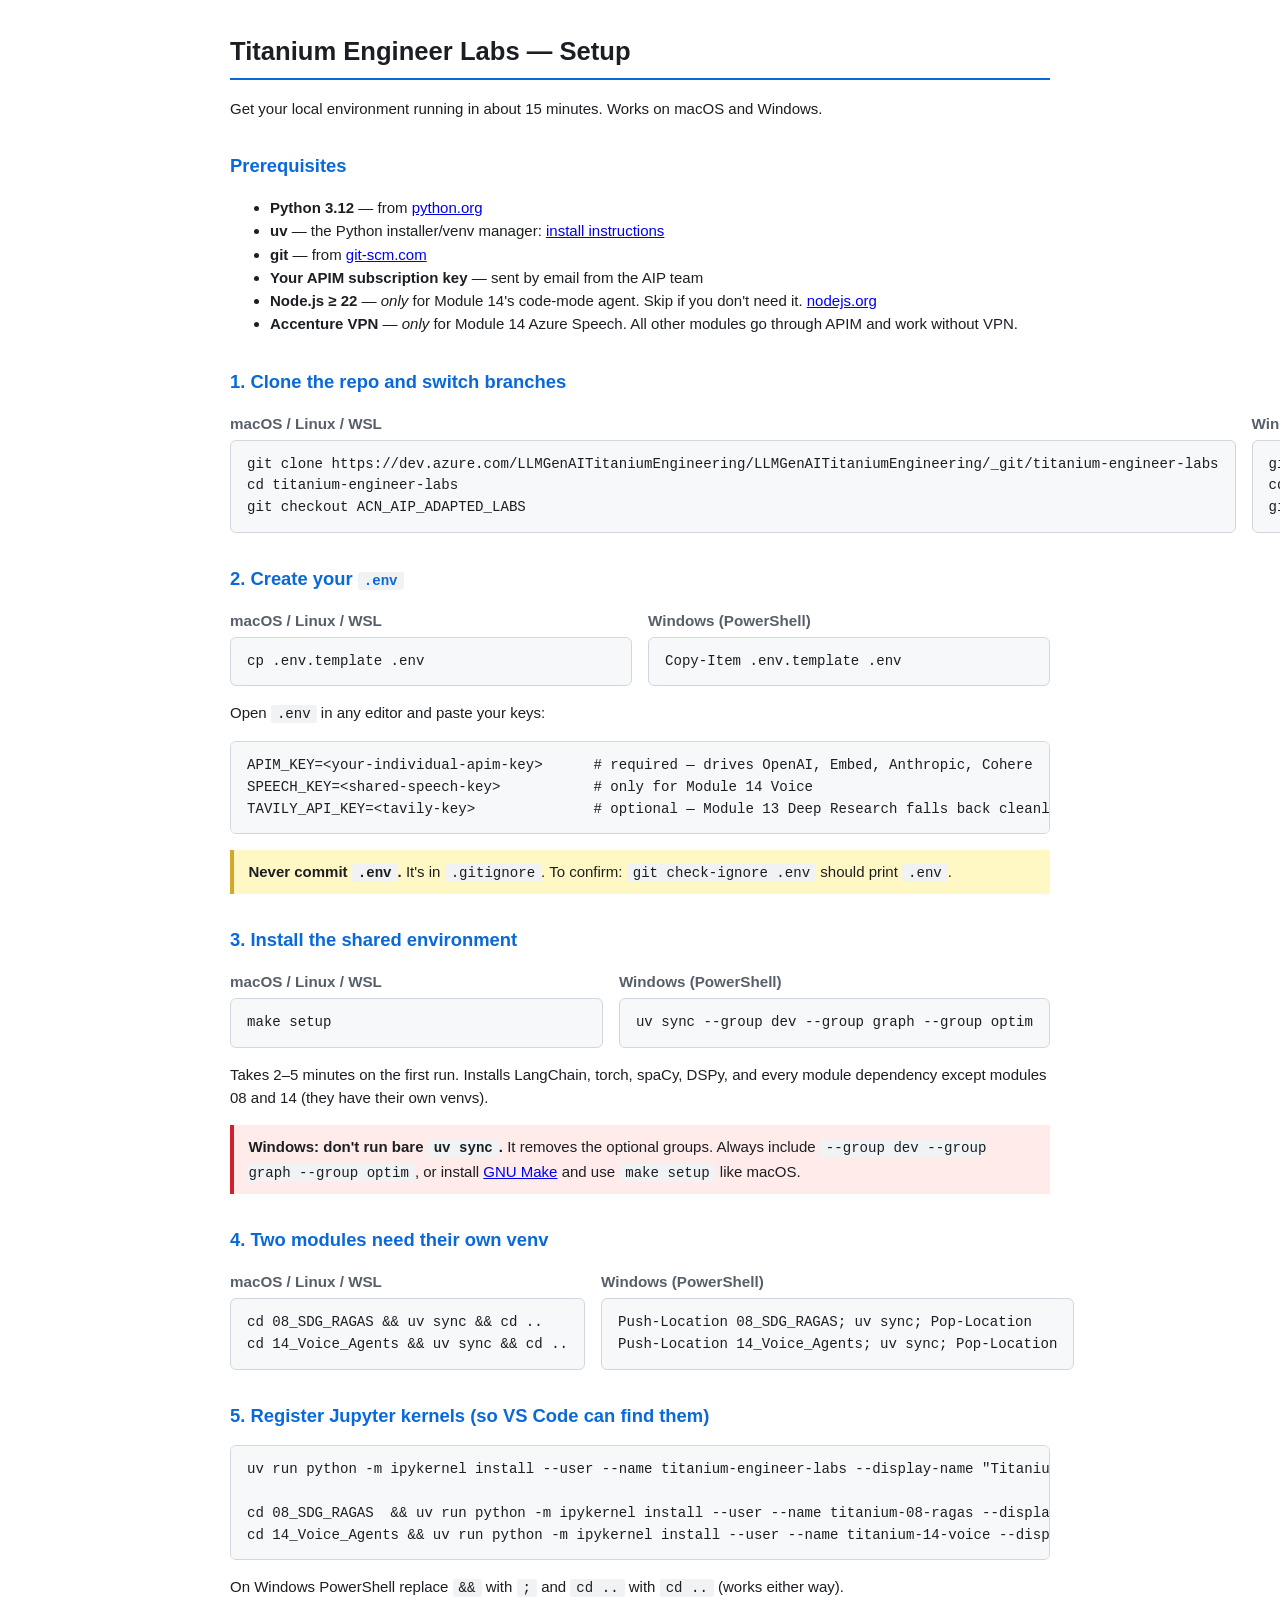
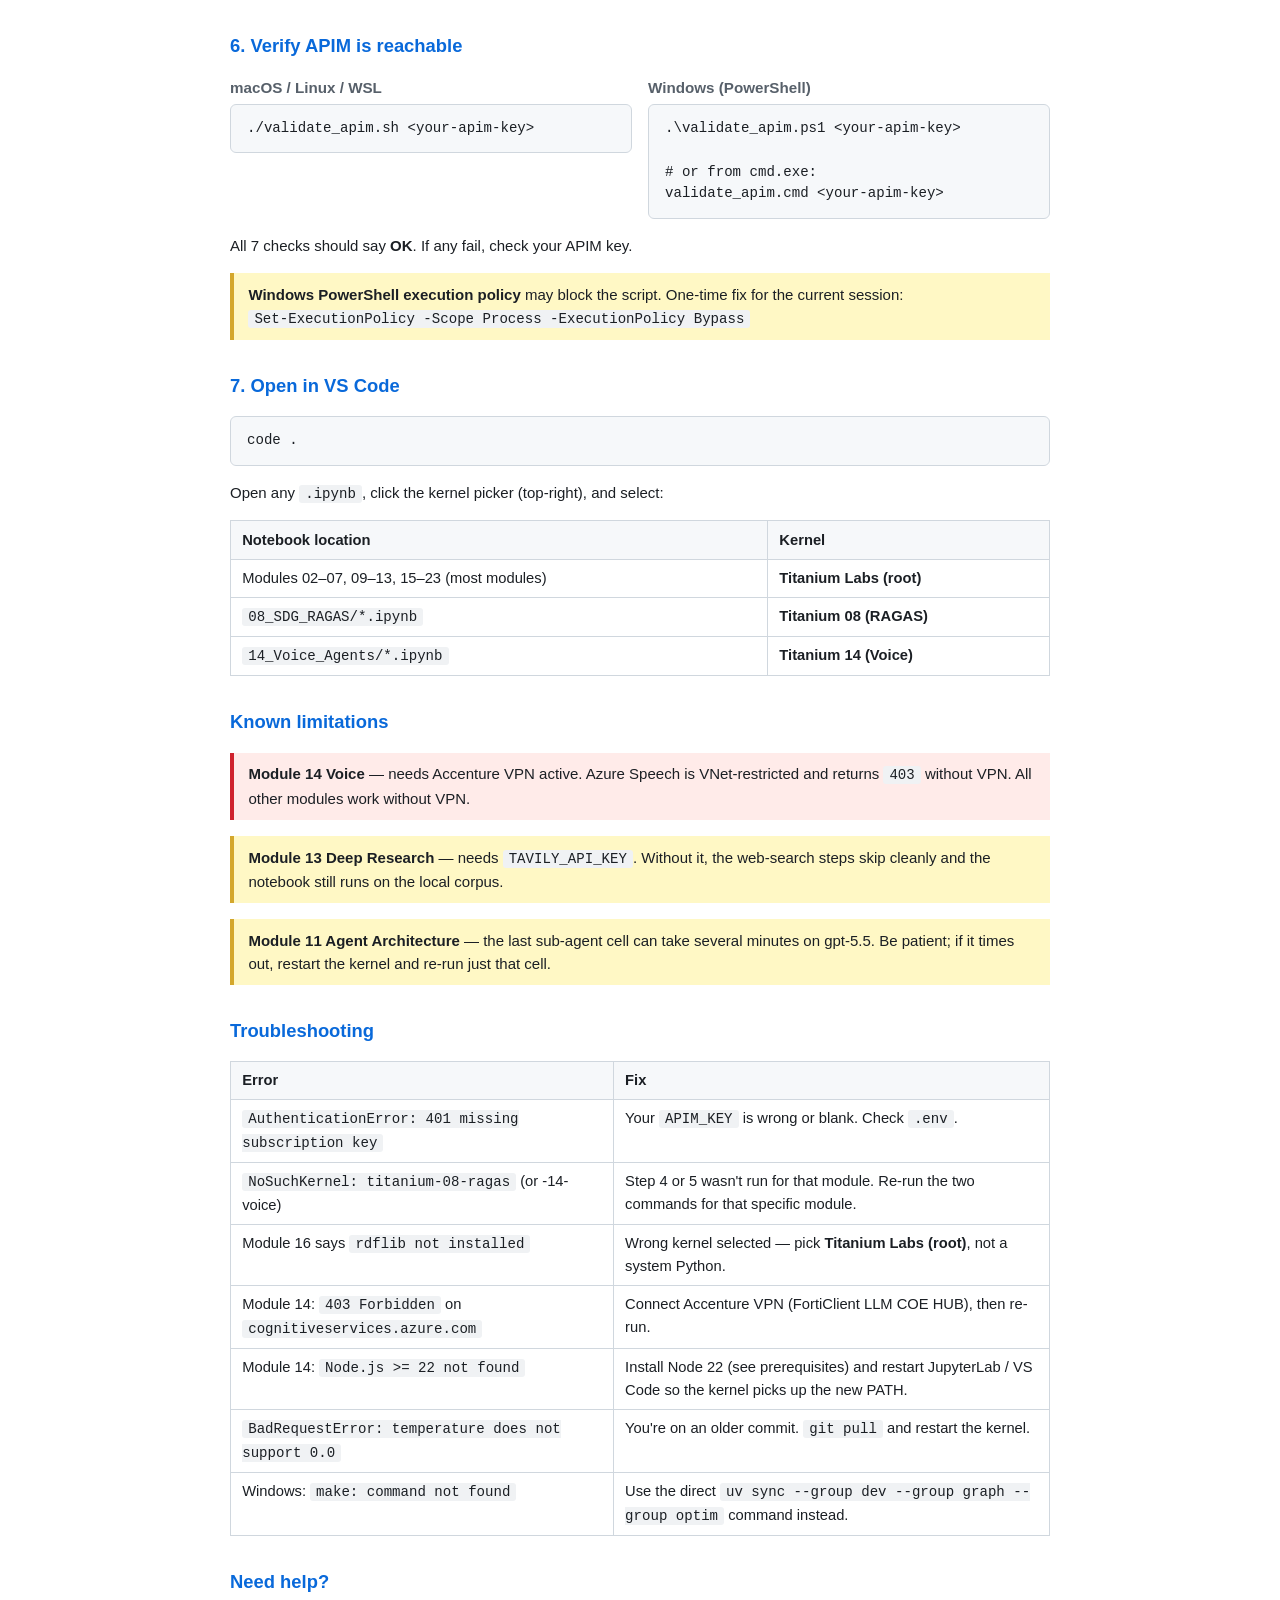
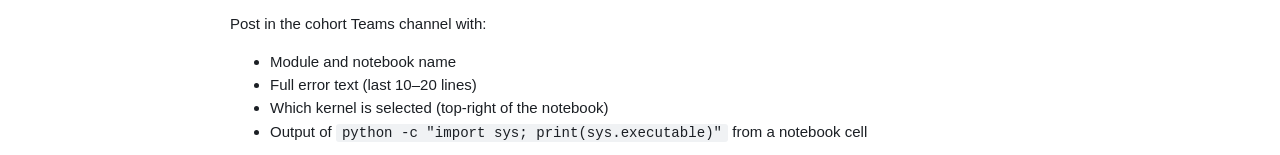
<file: PARTICIPANT_SETUP.html>
<!DOCTYPE html>
<html lang="en">
<head>
<meta charset="utf-8">
<title>Titanium Engineer Labs — Participant Setup</title>
<style>
  body { font: 15px/1.55 -apple-system, BlinkMacSystemFont, "Segoe UI", Roboto, sans-serif;
         max-width: 820px; margin: 2rem auto; padding: 0 1.2rem; color: #1b1f24; }
  h1 { font-size: 1.6rem; border-bottom: 2px solid #0969da; padding-bottom: .4rem; }
  h2 { font-size: 1.15rem; margin-top: 2rem; color: #0969da; }
  h3 { font-size: 1rem; margin-top: 1.2rem; }
  code, pre { font-family: "SF Mono", Consolas, monospace; font-size: .88rem; }
  pre { background: #f6f8fa; border: 1px solid #d0d7de; border-radius: 6px;
        padding: .8rem 1rem; overflow-x: auto; }
  code:not(pre code) { background: #f0f2f4; padding: 1px 6px; border-radius: 3px; }
  table { border-collapse: collapse; width: 100%; margin: .8rem 0; }
  th, td { border: 1px solid #d0d7de; padding: .45rem .7rem; text-align: left; font-size: .92rem; vertical-align: top; }
  th { background: #f6f8fa; }
  .os-grid { display: grid; grid-template-columns: 1fr 1fr; gap: 1rem; }
  .os-grid > div h4 { margin: 0 0 .3rem 0; font-size: .95rem; color: #57606a; }
  .os-grid > div pre { margin: 0; }
  .note { background: #fff8c5; border-left: 4px solid #d4a72c; padding: .6rem .9rem; margin: 1rem 0; }
  .warn { background: #ffebe9; border-left: 4px solid #cf222e; padding: .6rem .9rem; margin: 1rem 0; }
  .ok   { background: #dafbe1; border-left: 4px solid #1a7f37; padding: .6rem .9rem; margin: 1rem 0; }
  ol > li { margin-bottom: .5rem; }
  @media (max-width: 600px) { .os-grid { grid-template-columns: 1fr; } }
</style>
</head>
<body>

<h1>Titanium Engineer Labs — Setup</h1>
<p>Get your local environment running in about 15 minutes. Works on macOS and Windows.</p>

<h2>Prerequisites</h2>
<ul>
  <li><b>Python 3.12</b> — from <a href="https://www.python.org/downloads/">python.org</a></li>
  <li><b>uv</b> — the Python installer/venv manager: <a href="https://docs.astral.sh/uv/getting-started/installation/">install instructions</a></li>
  <li><b>git</b> — from <a href="https://git-scm.com/">git-scm.com</a></li>
  <li><b>Your APIM subscription key</b> — sent by email from the AIP team</li>
  <li><b>Node.js ≥ 22</b> — <em>only</em> for Module 14's code-mode agent. Skip if you don't need it. <a href="https://nodejs.org">nodejs.org</a></li>
  <li><b>Accenture VPN</b> — <em>only</em> for Module 14 Azure Speech. All other modules go through APIM and work without VPN.</li>
</ul>

<h2>1. Clone the repo and switch branches</h2>
<div class="os-grid">
<div>
  <h4>macOS / Linux / WSL</h4>
<pre>git clone https://dev.azure.com/LLMGenAITitaniumEngineering/LLMGenAITitaniumEngineering/_git/titanium-engineer-labs
cd titanium-engineer-labs
git checkout ACN_AIP_ADAPTED_LABS</pre>
</div>
<div>
  <h4>Windows (PowerShell or cmd)</h4>
<pre>git clone https://dev.azure.com/LLMGenAITitaniumEngineering/LLMGenAITitaniumEngineering/_git/titanium-engineer-labs
cd titanium-engineer-labs
git checkout ACN_AIP_ADAPTED_LABS</pre>
</div>
</div>

<h2>2. Create your <code>.env</code></h2>
<div class="os-grid">
<div>
  <h4>macOS / Linux / WSL</h4>
<pre>cp .env.template .env</pre>
</div>
<div>
  <h4>Windows (PowerShell)</h4>
<pre>Copy-Item .env.template .env</pre>
</div>
</div>

<p>Open <code>.env</code> in any editor and paste your keys:</p>
<pre>APIM_KEY=&lt;your-individual-apim-key&gt;      # required — drives OpenAI, Embed, Anthropic, Cohere
SPEECH_KEY=&lt;shared-speech-key&gt;           # only for Module 14 Voice
TAVILY_API_KEY=&lt;tavily-key&gt;              # optional — Module 13 Deep Research falls back cleanly if empty</pre>

<div class="note"><b>Never commit <code>.env</code>.</b> It's in <code>.gitignore</code>. To confirm: <code>git check-ignore .env</code> should print <code>.env</code>.</div>

<h2>3. Install the shared environment</h2>
<div class="os-grid">
<div>
  <h4>macOS / Linux / WSL</h4>
<pre>make setup</pre>
</div>
<div>
  <h4>Windows (PowerShell)</h4>
<pre>uv sync --group dev --group graph --group optim</pre>
</div>
</div>
<p>Takes 2–5 minutes on the first run. Installs LangChain, torch, spaCy, DSPy, and every module dependency except modules 08 and 14 (they have their own venvs).</p>

<div class="warn"><b>Windows: don't run bare <code>uv sync</code>.</b> It removes the optional groups. Always include <code>--group dev --group graph --group optim</code>, or install <a href="https://gnuwin32.sourceforge.net/packages/make.htm">GNU Make</a> and use <code>make setup</code> like macOS.</div>

<h2>4. Two modules need their own venv</h2>
<div class="os-grid">
<div>
  <h4>macOS / Linux / WSL</h4>
<pre>cd 08_SDG_RAGAS && uv sync && cd ..
cd 14_Voice_Agents && uv sync && cd ..</pre>
</div>
<div>
  <h4>Windows (PowerShell)</h4>
<pre>Push-Location 08_SDG_RAGAS; uv sync; Pop-Location
Push-Location 14_Voice_Agents; uv sync; Pop-Location</pre>
</div>
</div>

<h2>5. Register Jupyter kernels (so VS Code can find them)</h2>
<pre>uv run python -m ipykernel install --user --name titanium-engineer-labs --display-name "Titanium Labs (root)"

cd 08_SDG_RAGAS  &amp;&amp; uv run python -m ipykernel install --user --name titanium-08-ragas --display-name "Titanium 08 (RAGAS)"  &amp;&amp; cd ..
cd 14_Voice_Agents &amp;&amp; uv run python -m ipykernel install --user --name titanium-14-voice --display-name "Titanium 14 (Voice)" &amp;&amp; cd ..</pre>

<p>On Windows PowerShell replace <code>&amp;&amp;</code> with <code>;</code> and <code>cd ..</code> with <code>cd ..</code> (works either way).</p>

<h2>6. Verify APIM is reachable</h2>
<div class="os-grid">
<div>
  <h4>macOS / Linux / WSL</h4>
<pre>./validate_apim.sh &lt;your-apim-key&gt;</pre>
</div>
<div>
  <h4>Windows (PowerShell)</h4>
<pre>.\validate_apim.ps1 &lt;your-apim-key&gt;

# or from cmd.exe:
validate_apim.cmd &lt;your-apim-key&gt;</pre>
</div>
</div>
<p>All 7 checks should say <b>OK</b>. If any fail, check your APIM key.</p>
<div class="note"><b>Windows PowerShell execution policy</b> may block the script. One-time fix for the current session:<br>
<code>Set-ExecutionPolicy -Scope Process -ExecutionPolicy Bypass</code></div>

<h2>7. Open in VS Code</h2>
<pre>code .</pre>
<p>Open any <code>.ipynb</code>, click the kernel picker (top-right), and select:</p>

<table>
<tr><th>Notebook location</th><th>Kernel</th></tr>
<tr><td>Modules 02–07, 09–13, 15–23 (most modules)</td><td><b>Titanium Labs (root)</b></td></tr>
<tr><td><code>08_SDG_RAGAS/*.ipynb</code></td><td><b>Titanium 08 (RAGAS)</b></td></tr>
<tr><td><code>14_Voice_Agents/*.ipynb</code></td><td><b>Titanium 14 (Voice)</b></td></tr>
</table>

<h2>Known limitations</h2>
<div class="warn">
  <b>Module 14 Voice</b> — needs Accenture VPN active. Azure Speech is VNet-restricted and returns <code>403</code> without VPN. All other modules work without VPN.
</div>
<div class="note">
  <b>Module 13 Deep Research</b> — needs <code>TAVILY_API_KEY</code>. Without it, the web-search steps skip cleanly and the notebook still runs on the local corpus.
</div>
<div class="note">
  <b>Module 11 Agent Architecture</b> — the last sub-agent cell can take several minutes on gpt-5.5. Be patient; if it times out, restart the kernel and re-run just that cell.
</div>

<h2>Troubleshooting</h2>
<table>
<tr><th>Error</th><th>Fix</th></tr>
<tr>
  <td><code>AuthenticationError: 401 missing subscription key</code></td>
  <td>Your <code>APIM_KEY</code> is wrong or blank. Check <code>.env</code>.</td>
</tr>
<tr>
  <td><code>NoSuchKernel: titanium-08-ragas</code> (or -14-voice)</td>
  <td>Step 4 or 5 wasn't run for that module. Re-run the two commands for that specific module.</td>
</tr>
<tr>
  <td>Module 16 says <code>rdflib not installed</code></td>
  <td>Wrong kernel selected — pick <b>Titanium Labs (root)</b>, not a system Python.</td>
</tr>
<tr>
  <td>Module 14: <code>403 Forbidden</code> on <code>cognitiveservices.azure.com</code></td>
  <td>Connect Accenture VPN (FortiClient LLM COE HUB), then re-run.</td>
</tr>
<tr>
  <td>Module 14: <code>Node.js &gt;= 22 not found</code></td>
  <td>Install Node 22 (see prerequisites) and restart JupyterLab / VS Code so the kernel picks up the new PATH.</td>
</tr>
<tr>
  <td><code>BadRequestError: temperature does not support 0.0</code></td>
  <td>You're on an older commit. <code>git pull</code> and restart the kernel.</td>
</tr>
<tr>
  <td>Windows: <code>make: command not found</code></td>
  <td>Use the direct <code>uv sync --group dev --group graph --group optim</code> command instead.</td>
</tr>
</table>

<h2>Need help?</h2>
<p>Post in the cohort Teams channel with:</p>
<ul>
  <li>Module and notebook name</li>
  <li>Full error text (last 10–20 lines)</li>
  <li>Which kernel is selected (top-right of the notebook)</li>
  <li>Output of <code>python -c "import sys; print(sys.executable)"</code> from a notebook cell</li>
</ul>

</body>
</html>
</file>
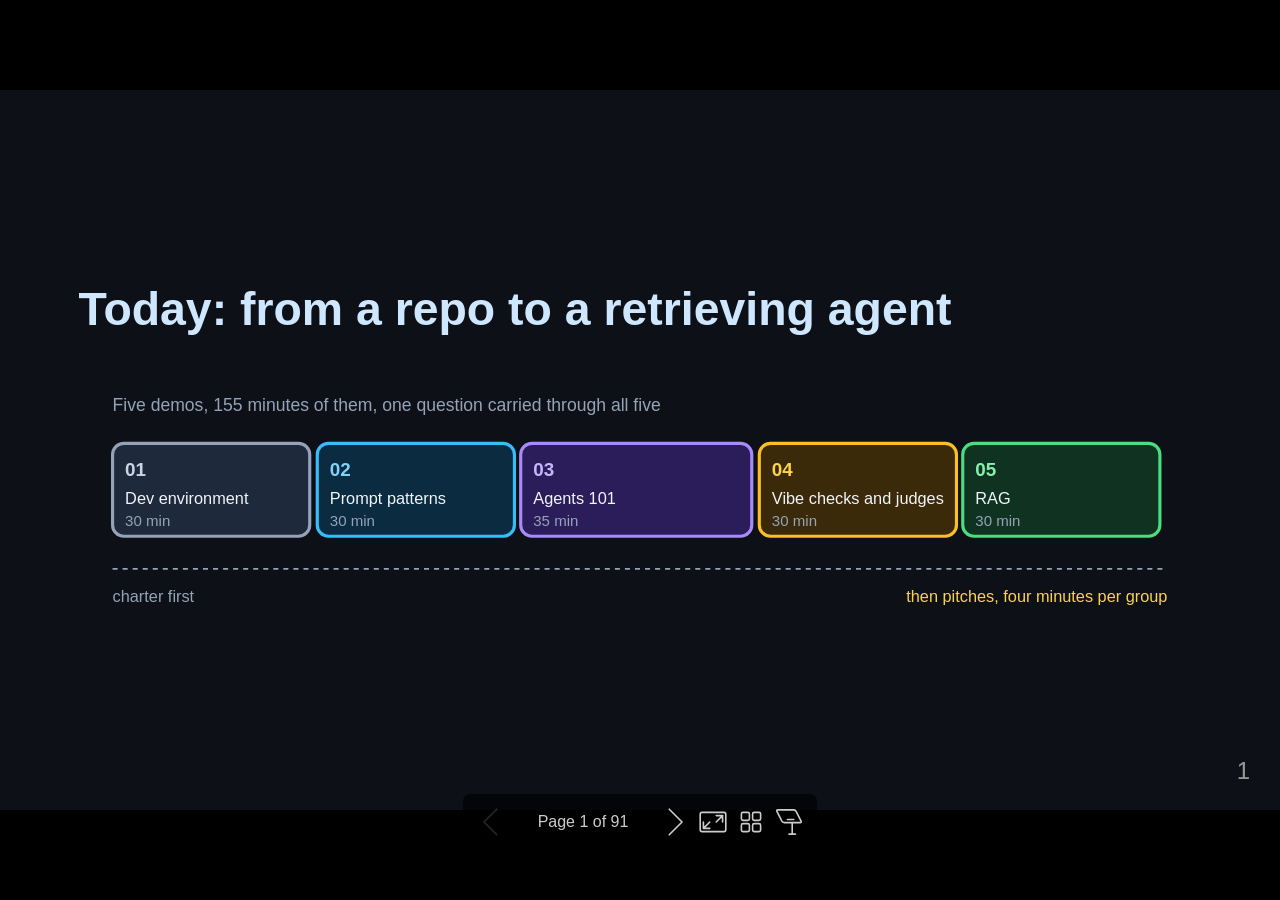
<file: docs/slides/chicago-sept-24/day1/day1.html>
<!DOCTYPE html><html lang="en-US"><head><title>Day 1 — Prototype and retrieve</title><meta property="og:title" content="Day 1 — Prototype and retrieve"><meta charset="UTF-8"><meta name="viewport" content="width=device-width,height=device-height,initial-scale=1.0"><meta name="apple-mobile-web-app-capable" content="yes"><meta http-equiv="X-UA-Compatible" content="ie=edge"><meta property="og:type" content="website"><meta name="twitter:card" content="summary"><style>@media screen{body[data-bespoke-view=""] .bespoke-marp-parent>.bespoke-marp-osc>button,body[data-bespoke-view=next] .bespoke-marp-parent>.bespoke-marp-osc>button,body[data-bespoke-view=overview] button.bespoke-marp-overview-close,body[data-bespoke-view=presenter] .bespoke-marp-presenter-container .bespoke-marp-presenter-info-container .bespoke-marp-presenter-info-page-area .bespoke-marp-presenter-info-page,body[data-bespoke-view=presenter] .bespoke-marp-presenter-container .bespoke-marp-presenter-info-container button,body[data-bespoke-view=presenter] .bespoke-marp-presenter-container .bespoke-marp-presenter-note-container button{appearance:none;background-color:initial;border:0;color:inherit;cursor:pointer;font-size:inherit;opacity:.8;outline:none;padding:0;transition:opacity .2s linear;-webkit-tap-highlight-color:transparent}body[data-bespoke-view=""] .bespoke-marp-parent>.bespoke-marp-osc>button:disabled,body[data-bespoke-view=next] .bespoke-marp-parent>.bespoke-marp-osc>button:disabled,body[data-bespoke-view=overview] button.bespoke-marp-overview-close:disabled,body[data-bespoke-view=presenter] .bespoke-marp-presenter-container .bespoke-marp-presenter-info-container .bespoke-marp-presenter-info-page-area .bespoke-marp-presenter-info-page:disabled,body[data-bespoke-view=presenter] .bespoke-marp-presenter-container .bespoke-marp-presenter-info-container button:disabled,body[data-bespoke-view=presenter] .bespoke-marp-presenter-container .bespoke-marp-presenter-note-container button:disabled{cursor:not-allowed;opacity:.15!important}body[data-bespoke-view=""] .bespoke-marp-parent>.bespoke-marp-osc>button:hover,body[data-bespoke-view=next] .bespoke-marp-parent>.bespoke-marp-osc>button:hover,body[data-bespoke-view=overview] button.bespoke-marp-overview-close:hover,body[data-bespoke-view=presenter] .bespoke-marp-presenter-container .bespoke-marp-presenter-info-container .bespoke-marp-presenter-info-page-area .bespoke-marp-presenter-info-page:hover,body[data-bespoke-view=presenter] .bespoke-marp-presenter-container .bespoke-marp-presenter-info-container button:hover,body[data-bespoke-view=presenter] .bespoke-marp-presenter-container .bespoke-marp-presenter-note-container button:hover{opacity:1}body[data-bespoke-view=""] .bespoke-marp-parent>.bespoke-marp-osc>button:hover:active,body[data-bespoke-view=next] .bespoke-marp-parent>.bespoke-marp-osc>button:hover:active,body[data-bespoke-view=overview] button.bespoke-marp-overview-close:hover:active,body[data-bespoke-view=presenter] .bespoke-marp-presenter-container .bespoke-marp-presenter-info-container .bespoke-marp-presenter-info-page-area .bespoke-marp-presenter-info-page:hover:active,body[data-bespoke-view=presenter] .bespoke-marp-presenter-container .bespoke-marp-presenter-info-container button:hover:active,body[data-bespoke-view=presenter] .bespoke-marp-presenter-container .bespoke-marp-presenter-note-container button:hover:active{opacity:.6}body[data-bespoke-view=""] .bespoke-marp-parent>.bespoke-marp-osc>button:hover:not(:disabled),body[data-bespoke-view=next] .bespoke-marp-parent>.bespoke-marp-osc>button:hover:not(:disabled),body[data-bespoke-view=overview] button.bespoke-marp-overview-close:hover:not(:disabled),body[data-bespoke-view=presenter] .bespoke-marp-presenter-container .bespoke-marp-presenter-info-container .bespoke-marp-presenter-info-page-area .bespoke-marp-presenter-info-page:hover:not(:disabled),body[data-bespoke-view=presenter] .bespoke-marp-presenter-container .bespoke-marp-presenter-info-container button:hover:not(:disabled),body[data-bespoke-view=presenter] .bespoke-marp-presenter-container .bespoke-marp-presenter-note-container button:hover:not(:disabled){transition:none}body[data-bespoke-view=""] .bespoke-marp-parent>.bespoke-marp-osc>button[data-bespoke-marp-osc=prev],body[data-bespoke-view=next] .bespoke-marp-parent>.bespoke-marp-osc>button[data-bespoke-marp-osc=prev],body[data-bespoke-view=presenter] .bespoke-marp-presenter-container .bespoke-marp-presenter-info-container button.bespoke-marp-presenter-info-page-prev{background:#0000 url("[data-uri]") no-repeat 50%;background-size:contain;overflow:hidden;text-indent:100%;white-space:nowrap}body[data-bespoke-view=""] .bespoke-marp-parent>.bespoke-marp-osc>button[data-bespoke-marp-osc=next],body[data-bespoke-view=next] .bespoke-marp-parent>.bespoke-marp-osc>button[data-bespoke-marp-osc=next],body[data-bespoke-view=presenter] .bespoke-marp-presenter-container .bespoke-marp-presenter-info-container button.bespoke-marp-presenter-info-page-next{background:#0000 url("[data-uri]") no-repeat 50%;background-size:contain;overflow:hidden;text-indent:100%;white-space:nowrap}:is(body[data-bespoke-view=""],body[data-bespoke-view=next]) .bespoke-marp-parent>.bespoke-marp-osc>button[data-bespoke-marp-osc=fullscreen]{background:#0000 url("[data-uri]") no-repeat 50%;background-size:contain;overflow:hidden;text-indent:100%;white-space:nowrap}:is(body[data-bespoke-view=""],body[data-bespoke-view=next]) .bespoke-marp-parent>.bespoke-marp-osc>button.exit[data-bespoke-marp-osc=fullscreen]{background-image:url("[data-uri]")}:is(body[data-bespoke-view=""],body[data-bespoke-view=next]) .bespoke-marp-parent>.bespoke-marp-osc>button[data-bespoke-marp-osc=presenter]{background:#0000 url("[data-uri]") no-repeat 50%;background-size:contain;overflow:hidden;text-indent:100%;white-space:nowrap}body[data-bespoke-view=overview] button.bespoke-marp-overview-close,body[data-bespoke-view=presenter] .bespoke-marp-presenter-container .bespoke-marp-presenter-note-container button.bespoke-marp-presenter-note-bigger{background:#0000 url("[data-uri]") no-repeat 50%;background-size:contain;overflow:hidden;text-indent:100%;white-space:nowrap}body[data-bespoke-view=presenter] .bespoke-marp-presenter-container .bespoke-marp-presenter-note-container button.bespoke-marp-presenter-note-smaller{background:#0000 url("[data-uri]") no-repeat 50%;background-size:contain;overflow:hidden;text-indent:100%;white-space:nowrap}:is(body[data-bespoke-view=""],body[data-bespoke-view=next]) .bespoke-marp-parent>.bespoke-marp-osc>button[data-bespoke-marp-osc=overview]{background:#0000 url("[data-uri]") no-repeat 50%;background-size:contain;overflow:hidden;text-indent:100%;white-space:nowrap}}@keyframes __bespoke_marp_transition_reduced_outgoing__{0%{opacity:1}to{opacity:0}}@keyframes __bespoke_marp_transition_reduced_incoming__{0%{mix-blend-mode:plus-lighter;opacity:0}to{mix-blend-mode:plus-lighter;opacity:1}}.bespoke-marp-note,.bespoke-marp-osc,.bespoke-progress-parent{display:none;transition:none}@media screen{::view-transition-group(*){animation-duration:var(--marp-bespoke-transition-animation-duration,.5s);animation-timing-function:ease}::view-transition-new(*),::view-transition-old(*){animation-delay:0s;animation-direction:var(--marp-bespoke-transition-animation-direction,normal);animation-duration:var(--marp-bespoke-transition-animation-duration,.5s);animation-fill-mode:both;animation-name:var(--marp-bespoke-transition-animation-name,var(--marp-bespoke-transition-animation-name-fallback,__bespoke_marp_transition_no_animation__));mix-blend-mode:normal}::view-transition-old(*){--marp-bespoke-transition-animation-name-fallback:__bespoke_marp_transition_reduced_outgoing__;animation-timing-function:ease}::view-transition-new(*){--marp-bespoke-transition-animation-name-fallback:__bespoke_marp_transition_reduced_incoming__;animation-timing-function:ease}::view-transition-new(root),::view-transition-old(root){animation-timing-function:linear}::view-transition-new(__bespoke_marp_transition_osc__),::view-transition-old(__bespoke_marp_transition_osc__){animation-duration:0s!important;animation-name:__bespoke_marp_transition_osc__!important}::view-transition-new(__bespoke_marp_transition_osc__){opacity:0!important}.bespoke-marp-transition-warming-up::view-transition-group(*),.bespoke-marp-transition-warming-up::view-transition-new(*),.bespoke-marp-transition-warming-up::view-transition-old(*){animation-play-state:paused!important}body,html{height:100%;margin:0}body{background:#000;overflow:hidden}svg.bespoke-marp-slide{content-visibility:hidden;interactivity:inert;opacity:0;pointer-events:none;z-index:-1}svg.bespoke-marp-slide:not(.bespoke-marp-active) *{view-transition-name:none!important}svg.bespoke-marp-slide.bespoke-marp-active{content-visibility:visible;interactivity:auto;opacity:1;pointer-events:auto;z-index:0}svg.bespoke-marp-slide.bespoke-marp-active.bespoke-marp-active-ready *{animation-name:__bespoke_marp__!important}@supports not (content-visibility:hidden){svg.bespoke-marp-slide[data-bespoke-marp-load=hideable]{display:none}svg.bespoke-marp-slide[data-bespoke-marp-load=hideable].bespoke-marp-active{display:block}}}@media screen and (prefers-reduced-motion:reduce){svg.bespoke-marp-slide *{view-transition-name:none!important}}@media screen{[data-bespoke-marp-fragment=inactive]{visibility:hidden}:is(body[data-bespoke-view=""],body[data-bespoke-view=next]) .bespoke-marp-parent{inset:0;position:absolute}:is(body[data-bespoke-view=""],body[data-bespoke-view=next]) .bespoke-marp-parent>.bespoke-marp-osc{background:#000000a6;border-radius:7px;bottom:50px;color:#fff;contain:paint;display:block;font-family:Helvetica,Arial,sans-serif;font-size:16px;left:50%;line-height:0;opacity:1;padding:12px;position:absolute;touch-action:manipulation;transform:translateX(-50%);transition:opacity .2s linear;-webkit-user-select:none;user-select:none;view-transition-name:__bespoke_marp_transition_osc__;white-space:nowrap;will-change:transform;z-index:1}:is(body[data-bespoke-view=""],body[data-bespoke-view=next]) .bespoke-marp-parent>.bespoke-marp-osc>:where(*){margin-left:6px}:is(body[data-bespoke-view=""],body[data-bespoke-view=next]) .bespoke-marp-parent>.bespoke-marp-osc>:where(*):where(:first-child){margin-left:0}:is(body[data-bespoke-view=""],body[data-bespoke-view=next]) .bespoke-marp-parent>.bespoke-marp-osc>span{opacity:.8}:is(body[data-bespoke-view=""],body[data-bespoke-view=next]) .bespoke-marp-parent>.bespoke-marp-osc>span[data-bespoke-marp-osc=page]{display:inline-block;min-width:140px;text-align:center}:is(body[data-bespoke-view=""],body[data-bespoke-view=next]) .bespoke-marp-parent>.bespoke-marp-osc>button[data-bespoke-marp-osc=fullscreen],:is(body[data-bespoke-view=""],body[data-bespoke-view=next]) .bespoke-marp-parent>.bespoke-marp-osc>button[data-bespoke-marp-osc=next],:is(body[data-bespoke-view=""],body[data-bespoke-view=next]) .bespoke-marp-parent>.bespoke-marp-osc>button[data-bespoke-marp-osc=overview],:is(body[data-bespoke-view=""],body[data-bespoke-view=next]) .bespoke-marp-parent>.bespoke-marp-osc>button[data-bespoke-marp-osc=presenter],:is(body[data-bespoke-view=""],body[data-bespoke-view=next]) .bespoke-marp-parent>.bespoke-marp-osc>button[data-bespoke-marp-osc=prev]{height:32px;line-height:32px;width:32px}:is(body[data-bespoke-view=""],body[data-bespoke-view=next]) .bespoke-marp-parent.bespoke-marp-inactive{cursor:none}:is(body[data-bespoke-view=""],body[data-bespoke-view=next]) .bespoke-marp-parent.bespoke-marp-inactive>.bespoke-marp-osc{opacity:0;pointer-events:none}:is(body[data-bespoke-view=""],body[data-bespoke-view=next]) svg.bespoke-marp-slide{height:100%;left:0;position:absolute;top:0;width:100%}body[data-bespoke-view=""] .bespoke-progress-parent{background:#222;display:flex;height:5px;width:100%}body[data-bespoke-view=""] .bespoke-progress-parent+:where(.bespoke-marp-parent){top:5px}body[data-bespoke-view=""] .bespoke-progress-parent .bespoke-progress-bar{background:#0288d1;flex:0 0 0;transition:flex-basis .2s cubic-bezier(0,1,1,1)}body[data-bespoke-view=next]{background:#0000}body[data-bespoke-view=presenter]{background:#161616}body[data-bespoke-view=presenter] .bespoke-marp-presenter-container{display:grid;font-family:Helvetica,Arial,sans-serif;grid-template:"current dragbar next" minmax(140px,1fr) "current dragbar note" 2fr "info    dragbar note" 3em;grid-template-columns:minmax(3px,var(--bespoke-marp-presenter-split-ratio,66%)) 0 minmax(3px,1fr);height:100%;left:0;position:absolute;top:0;width:100%}body[data-bespoke-view=presenter] .bespoke-marp-presenter-container :where(.bespoke-marp-parent){grid-area:current;overflow:hidden;position:relative}body[data-bespoke-view=presenter] .bespoke-marp-presenter-container :where(.bespoke-marp-parent) :where(svg.bespoke-marp-slide){height:calc(100% - 40px);left:20px;pointer-events:none;position:absolute;top:20px;-webkit-user-select:none;user-select:none;width:calc(100% - 40px)}body[data-bespoke-view=presenter] .bespoke-marp-presenter-container :where(.bespoke-marp-parent) :where(svg.bespoke-marp-slide).bespoke-marp-active{filter:drop-shadow(0 3px 10px rgba(0,0,0,.5))}body[data-bespoke-view=presenter] .bespoke-marp-presenter-container .bespoke-marp-presenter-dragbar-container{background:#0288d1;cursor:col-resize;grid-area:dragbar;margin-left:-3px;opacity:0;position:relative;transition:opacity .4s linear .1s;width:6px;z-index:10}body[data-bespoke-view=presenter] .bespoke-marp-presenter-container .bespoke-marp-presenter-dragbar-container:hover{opacity:1}body[data-bespoke-view=presenter] .bespoke-marp-presenter-container .bespoke-marp-presenter-dragbar-container.active{opacity:1;transition-delay:0s}body[data-bespoke-view=presenter] .bespoke-marp-presenter-container .bespoke-marp-presenter-next-container{background:#222;cursor:pointer;display:none;grid-area:next;overflow:hidden;position:relative}body[data-bespoke-view=presenter] .bespoke-marp-presenter-container .bespoke-marp-presenter-next-container.active{display:block}body[data-bespoke-view=presenter] .bespoke-marp-presenter-container .bespoke-marp-presenter-next-container iframe.bespoke-marp-presenter-next{background:#0000;border:0;display:block;filter:drop-shadow(0 3px 10px rgba(0,0,0,.5));height:calc(100% - 40px);left:20px;pointer-events:none;position:absolute;interactivity:inert;top:20px;-webkit-user-select:none;user-select:none;width:calc(100% - 40px)}body[data-bespoke-view=presenter] .bespoke-marp-presenter-container .bespoke-marp-presenter-note-container{background:#222;color:#eee;grid-area:note;position:relative;z-index:1}body[data-bespoke-view=presenter] .bespoke-marp-presenter-container .bespoke-marp-presenter-note-container button{height:1.5em;line-height:1.5em;width:1.5em}body[data-bespoke-view=presenter] .bespoke-marp-presenter-container .bespoke-marp-presenter-note-container .bespoke-marp-presenter-note-wrapper{display:block;inset:0;position:absolute}body[data-bespoke-view=presenter] .bespoke-marp-presenter-container .bespoke-marp-presenter-note-container .bespoke-marp-presenter-note-buttons{background:#000000a6;border-radius:4px;bottom:0;display:flex;gap:4px;margin:12px;opacity:0;padding:6px;pointer-events:none;position:absolute;right:0;transition:opacity .2s linear}body[data-bespoke-view=presenter] .bespoke-marp-presenter-container .bespoke-marp-presenter-note-container .bespoke-marp-presenter-note-buttons:focus-within,body[data-bespoke-view=presenter] .bespoke-marp-presenter-container .bespoke-marp-presenter-note-container .bespoke-marp-presenter-note-wrapper:focus-within+.bespoke-marp-presenter-note-buttons,body[data-bespoke-view=presenter] .bespoke-marp-presenter-container .bespoke-marp-presenter-note-container:hover .bespoke-marp-presenter-note-buttons{opacity:1;pointer-events:auto}body[data-bespoke-view=presenter] .bespoke-marp-presenter-container .bespoke-marp-presenter-note-container .bespoke-marp-note{box-sizing:border-box;font-size:calc(1.1em*var(--bespoke-marp-note-font-scale, 1));height:calc(100% - 40px);margin:20px;overflow:auto;padding-right:3px;white-space:pre-wrap;width:calc(100% - 40px);word-wrap:break-word;scrollbar-color:#eeeeee80 #0000;scrollbar-width:thin}body[data-bespoke-view=presenter] .bespoke-marp-presenter-container .bespoke-marp-presenter-note-container .bespoke-marp-note::-webkit-scrollbar{width:6px}body[data-bespoke-view=presenter] .bespoke-marp-presenter-container .bespoke-marp-presenter-note-container .bespoke-marp-note::-webkit-scrollbar-track{background:#0000}body[data-bespoke-view=presenter] .bespoke-marp-presenter-container .bespoke-marp-presenter-note-container .bespoke-marp-note::-webkit-scrollbar-thumb{background:#eeeeee80;border-radius:6px}body[data-bespoke-view=presenter] .bespoke-marp-presenter-container .bespoke-marp-presenter-note-container .bespoke-marp-note:empty{pointer-events:none}body[data-bespoke-view=presenter] .bespoke-marp-presenter-container .bespoke-marp-presenter-note-container .bespoke-marp-note.active{display:block}body[data-bespoke-view=presenter] .bespoke-marp-presenter-container .bespoke-marp-presenter-note-container .bespoke-marp-note p:first-child{margin-top:0}body[data-bespoke-view=presenter] .bespoke-marp-presenter-container .bespoke-marp-presenter-note-container .bespoke-marp-note p:last-child{margin-bottom:0}body[data-bespoke-view=presenter] .bespoke-marp-presenter-container .bespoke-marp-presenter-info-container{align-items:center;box-sizing:border-box;color:#eee;display:flex;flex-wrap:nowrap;grid-area:info;justify-content:center;overflow:hidden;padding:0 10px}body[data-bespoke-view=presenter] .bespoke-marp-presenter-container .bespoke-marp-presenter-info-container :is(.bespoke-marp-presenter-info-page-area,.bespoke-marp-presenter-info-time,.bespoke-marp-presenter-info-timer){box-sizing:border-box;display:block;padding:0 10px;white-space:nowrap;width:100%}body[data-bespoke-view=presenter] .bespoke-marp-presenter-container .bespoke-marp-presenter-info-container button{height:1.5em;line-height:1.5em;width:1.5em}body[data-bespoke-view=presenter] .bespoke-marp-presenter-container .bespoke-marp-presenter-info-container .bespoke-marp-presenter-info-page-area{order:2;text-align:center}body[data-bespoke-view=presenter] .bespoke-marp-presenter-container .bespoke-marp-presenter-info-container .bespoke-marp-presenter-info-page-area .bespoke-marp-presenter-info-page{display:inline-block;min-width:120px;text-align:center}body[data-bespoke-view=presenter] .bespoke-marp-presenter-container .bespoke-marp-presenter-info-container .bespoke-marp-presenter-info-time{color:#999;order:1;text-align:left}body[data-bespoke-view=presenter] .bespoke-marp-presenter-container .bespoke-marp-presenter-info-container .bespoke-marp-presenter-info-timer{color:#999;order:3;text-align:right}body[data-bespoke-view=presenter] .bespoke-marp-presenter-container .bespoke-marp-presenter-info-container .bespoke-marp-presenter-info-timer:hover{cursor:pointer}body[data-bespoke-view=overview]{background:#161616;overflow:auto}body[data-bespoke-view=overview] [data-bespoke-marp-fragment=inactive]{visibility:visible}body[data-bespoke-view=overview] .bespoke-marp-overview-header{backdrop-filter:blur(4px);background:#222222d9;box-shadow:0 3px 10px #00000080;box-sizing:border-box;display:flex;height:48px;inset:0 0 auto;justify-content:flex-end;padding:10px;position:fixed;z-index:1}body[data-bespoke-view=overview] button.bespoke-marp-overview-close{height:28px;line-height:28px;transform:rotate(45deg);width:28px}body[data-bespoke-view=overview] .bespoke-marp-parent{display:grid;gap:40px;grid-template-columns:repeat(auto-fit,minmax(0,240px));justify-content:space-around;padding:30px}body[data-bespoke-view=overview] .bespoke-marp-parent svg.bespoke-marp-slide{--bov-selected:#0000;--bov-focus:#161616;--bov-focus-outline:#0000;background-image:conic-gradient(#161616 0 0),conic-gradient(var(--bov-focus) 0 0),conic-gradient(var(--bov-focus-outline) 0 0),conic-gradient(var(--bov-selected) 0 0);background-position:5px 5px,3px 3px,2px 2px,0 0;background-repeat:no-repeat;background-size:calc(100% - 10px) calc(100% - 10px),calc(100% - 6px) calc(100% - 6px),calc(100% - 4px) calc(100% - 4px),100% 100%;content-visibility:visible;cursor:pointer;filter:drop-shadow(0 3px 10px rgba(0,0,0,.5));margin:-6px;padding:6px;interactivity:auto;opacity:1;outline:0;pointer-events:auto;scroll-margin-block:30px;width:100%;z-index:0}body[data-bespoke-view=overview] .bespoke-marp-parent svg.bespoke-marp-slide *,body[data-bespoke-view=overview] .bespoke-marp-parent svg.bespoke-marp-slide.bespoke-marp-active *{pointer-events:none;interactivity:inert}body[data-bespoke-view=overview] .bespoke-marp-parent :is(svg.bespoke-marp-slide:active,svg.bespoke-marp-slide:focus-visible,svg.bespoke-marp-slide:hover){--bov-focus-outline:#161616}body[data-bespoke-view=overview] .bespoke-marp-parent svg.bespoke-marp-slide:focus-visible,body[data-bespoke-view=overview] .bespoke-marp-parent svg.bespoke-marp-slide:hover{--bov-focus:#999}body[data-bespoke-view=overview] .bespoke-marp-parent svg.bespoke-marp-slide:active{--bov-focus:#eee}body[data-bespoke-view=overview] .bespoke-marp-parent svg.bespoke-marp-slide.bespoke-marp-active{--bov-selected:#0288d1}body[data-bespoke-view=overview]:has(.bespoke-marp-overview-header) .bespoke-marp-parent{padding-top:78px}body[data-bespoke-view=overview]:has(.bespoke-marp-overview-header) .bespoke-marp-parent svg.bespoke-marp-slide{scroll-margin-top:78px}.bespoke-marp-overview{background:#000000a6;inset:0;opacity:0;pointer-events:none;position:fixed;transition:opacity .1s ease;z-index:10}.bespoke-marp-overview iframe{background:#222;border:0;display:block;height:100%;left:0;position:absolute;top:0;width:100%}.bespoke-marp-overview[data-open="1"]{opacity:1;pointer-events:auto}}@media print{.bespoke-marp-overview,.bespoke-marp-presenter-info-container,.bespoke-marp-presenter-next-container,.bespoke-marp-presenter-note-container{display:none}}</style><style>div#\:\$p > svg > foreignObject > section{width:1280px;height:720px;box-sizing:border-box;overflow:hidden;position:relative;scroll-snap-align:center center;-webkit-text-size-adjust:100%;text-size-adjust:100%}div#\:\$p > svg > foreignObject > section::after{bottom:0;content:attr(data-marpit-pagination);padding:inherit;pointer-events:none;position:absolute;right:0}div#\:\$p > svg > foreignObject > section:not([data-marpit-pagination])::after{display:none}div#\:\$p > svg > foreignObject > section :where(:is(h1, marp-h1)){font-size:2em;margin-block:0.67em}div#\:\$p > svg > foreignObject > section section:where(:is(h1, marp-h1)){--marpit-root-font-size: 2em}div#\:\$p > svg > foreignObject > section video::-webkit-media-controls{will-change:transform}@page {size:1280px 720px;margin:0}@media print{html, body{background-color:#fff;margin:0;page-break-inside:avoid;break-inside:avoid-page}div#\:\$p > svg > foreignObject > section{page-break-before:always;break-before:page}div#\:\$p > svg > foreignObject > section, div#\:\$p > svg > foreignObject > section *{-webkit-print-color-adjust:exact!important;animation-delay:0s!important;animation-duration:0s!important;color-adjust:exact!important;print-color-adjust:exact!important;transition:none!important}div#\:\$p > svg[data-marpit-svg]{display:block;height:100vh;width:100vw}}div#\:\$p > svg > foreignObject > :where(section){container-type:size}div#\:\$p > svg > foreignObject > section img[data-marp-twemoji]{background:transparent;height:1em;margin:0 .05em 0 .1em;vertical-align:-.1em;width:1em}div#\:\$p > svg > foreignObject > section{--fgColor-danger:light-dark(#d1242f, #f85149);--bgColor-attention-muted:light-dark(#fff8c5, #bb800926);--bgColor-muted:light-dark(#f6f8fa, #151b23);--bgColor-neutral-muted:light-dark(#818b981f, #656c7633);--borderColor-accent-emphasis:light-dark(#0969da, #1f6feb);--borderColor-attention-emphasis:light-dark(#9a6700, #9e6a03);--borderColor-danger-emphasis:light-dark(#cf222e, #da3633);--borderColor-default:light-dark(#d1d9e0, #3d444d);--borderColor-done-emphasis:light-dark(#8250df, #8957e5);--borderColor-success-emphasis:light-dark(#1a7f37, #238636);--color-prettylights-syntax-brackethighlighter-angle:light-dark(#59636e, #9198a1);--color-prettylights-syntax-brackethighlighter-unmatched:light-dark(#82071e, #f85149);--color-prettylights-syntax-carriage-return-bg:light-dark(#cf222e, #b62324);--color-prettylights-syntax-carriage-return-text:light-dark(#f6f8fa, #f0f6fc);--color-prettylights-syntax-comment:light-dark(#59636e, #9198a1);--color-prettylights-syntax-constant:light-dark(#0550ae, #79c0ff);--color-prettylights-syntax-constant-other-reference-link:light-dark(#0a3069, #a5d6ff);--color-prettylights-syntax-entity:light-dark(#6639ba, #d2a8ff);--color-prettylights-syntax-entity-tag:light-dark(#0550ae, #7ee787);--color-prettylights-syntax-invalid-illegal-text:light-dark(var(--fgColor-danger), var(--fgColor-danger));--color-prettylights-syntax-keyword:light-dark(#cf222e, #ff7b72);--color-prettylights-syntax-markup-changed-bg:light-dark(#ffd8b5, #5a1e02);--color-prettylights-syntax-markup-changed-text:light-dark(#953800, #ffdfb6);--color-prettylights-syntax-markup-deleted-bg:light-dark(#ffebe9, #67060c);--color-prettylights-syntax-markup-deleted-text:light-dark(#82071e, #ffdcd7);--color-prettylights-syntax-markup-heading:light-dark(#0550ae, #1f6feb);--color-prettylights-syntax-markup-ignored-bg:light-dark(#0550ae, #1158c7);--color-prettylights-syntax-markup-ignored-text:light-dark(#d1d9e0, #f0f6fc);--color-prettylights-syntax-markup-inserted-bg:light-dark(#dafbe1, #033a16);--color-prettylights-syntax-markup-inserted-text:light-dark(#116329, #aff5b4);--color-prettylights-syntax-markup-list:light-dark(#3b2300, #f2cc60);--color-prettylights-syntax-meta-diff-range:light-dark(#8250df, #d2a8ff);--color-prettylights-syntax-string:light-dark(#0a3069, #a5d6ff);--color-prettylights-syntax-string-regexp:light-dark(#116329, #7ee787);--color-prettylights-syntax-sublimelinter-gutter-mark:light-dark(#818b98, #3d444d);--color-prettylights-syntax-variable:light-dark(#953800, #ffa657);--fgColor-accent:light-dark(#0969da, #4493f8);--fgColor-attention:light-dark(#9a6700, #d29922);--fgColor-done:light-dark(#8250df, #ab7df8);--fgColor-muted:light-dark(#59636e, #9198a1);--fgColor-success:light-dark(#1a7f37, #3fb950);--bgColor-default:light-dark(#fff, #0d1117);--borderColor-muted:light-dark(#d1d9e0b3, #3d444db3);--color-prettylights-syntax-invalid-illegal-bg:light-dark(var(--bgColor-danger-muted), var(--bgColor-danger-muted));--color-prettylights-syntax-markup-bold:light-dark(#1f2328, #f0f6fc);--color-prettylights-syntax-markup-italic:light-dark(#1f2328, #f0f6fc);--color-prettylights-syntax-storage-modifier-import:light-dark(#1f2328, #f0f6fc);--fgColor-default:light-dark(#1f2328, #f0f6fc);--focus-outlineColor:light-dark(var(--borderColor-accent-emphasis), var(--borderColor-accent-emphasis));--borderColor-neutral-muted:light-dark(var(--borderColor-muted), var(--borderColor-muted));--base-size-16:calc(var(--marpit-root-font-size, 1rem) * 1);--base-size-24:calc(var(--marpit-root-font-size, 1rem) * 1.5);--base-size-4:calc(var(--marpit-root-font-size, 1rem) * 0.25);--base-size-40:calc(var(--marpit-root-font-size, 1rem) * 2.5);--base-size-8:calc(var(--marpit-root-font-size, 1rem) * 0.5);--base-text-weight-medium:500;--base-text-weight-normal:400;--base-text-weight-semibold:600;--fontStack-monospace:ui-monospace, SFMono-Regular, SF Mono, Menlo, Consolas, Liberation Mono, monospace;--fontStack-sansSerif:-apple-system, BlinkMacSystemFont, "Segoe UI", "Noto Sans", Helvetica, Arial, sans-serif, "Apple Color Emoji", "Segoe UI Emoji";}/*!
 * Marp default theme.
 *
 * @theme default
 * @author Yuki Hattori
 *
 * @auto-scaling true
 * @size 16:9 1280px 720px
 * @size 4:3 960px 720px
 */div#\:\$p > svg > foreignObject > section [data-theme=light],div#\:\$p > svg > foreignObject > section{color-scheme:light}div#\:\$p > svg > foreignObject > section [data-theme=dark],div#\:\$p > svg > foreignObject > section:where(.invert){color-scheme:dark}div#\:\$p > svg > foreignObject > section{-ms-text-size-adjust:100%;-webkit-text-size-adjust:100%;margin:0;font-weight:var(--base-text-weight-normal, 400);color:var(--fgColor-default);background-color:var(--bgColor-default);font-family:var(--fontStack-sansSerif, -apple-system, BlinkMacSystemFont, "Segoe UI", "Noto Sans", Helvetica, Arial, sans-serif, "Apple Color Emoji", "Segoe UI Emoji");font-size:16px;line-height:1.5;word-wrap:break-word}div#\:\$p > svg > foreignObject > section{--marpit-root-font-size:16px}div#\:\$p > svg > foreignObject > section a{text-decoration:underline;text-underline-offset:calc(var(--marpit-root-font-size, 1rem) * .2)}div#\:\$p > svg > foreignObject > section :is(h1, marp-h1):hover .anchor .octicon-link:before,div#\:\$p > svg > foreignObject > section :is(h2, marp-h2):hover .anchor .octicon-link:before,div#\:\$p > svg > foreignObject > section :is(h3, marp-h3):hover .anchor .octicon-link:before,div#\:\$p > svg > foreignObject > section :is(h4, marp-h4):hover .anchor .octicon-link:before,div#\:\$p > svg > foreignObject > section :is(h5, marp-h5):hover .anchor .octicon-link:before,div#\:\$p > svg > foreignObject > section :is(h6, marp-h6):hover .anchor .octicon-link:before{width:16px;height:16px;content:" ";display:inline-block;background-color:currentColor;-webkit-mask-image:url('data:image/svg+xml;charset=utf-8,<svg xmlns="http://www.w3.org/2000/svg" aria-hidden="true" viewBox="0 0 16 16"><path fill-rule="evenodd" d="M7.775 3.275a.75.75 0 0 0 1.06 1.06l1.25-1.25a2 2 0 1 1 2.83 2.83l-2.5 2.5a2 2 0 0 1-2.83 0 .75.75 0 0 0-1.06 1.06 3.5 3.5 0 0 0 4.95 0l2.5-2.5a3.5 3.5 0 0 0-4.95-4.95zm-4.69 9.64a2 2 0 0 1 0-2.83l2.5-2.5a2 2 0 0 1 2.83 0 .75.75 0 0 0 1.06-1.06 3.5 3.5 0 0 0-4.95 0l-2.5 2.5a3.5 3.5 0 0 0 4.95 4.95l1.25-1.25a.75.75 0 0 0-1.06-1.06l-1.25 1.25a2 2 0 0 1-2.83 0"/></svg>');mask-image:url('data:image/svg+xml;charset=utf-8,<svg xmlns="http://www.w3.org/2000/svg" aria-hidden="true" viewBox="0 0 16 16"><path fill-rule="evenodd" d="M7.775 3.275a.75.75 0 0 0 1.06 1.06l1.25-1.25a2 2 0 1 1 2.83 2.83l-2.5 2.5a2 2 0 0 1-2.83 0 .75.75 0 0 0-1.06 1.06 3.5 3.5 0 0 0 4.95 0l2.5-2.5a3.5 3.5 0 0 0-4.95-4.95zm-4.69 9.64a2 2 0 0 1 0-2.83l2.5-2.5a2 2 0 0 1 2.83 0 .75.75 0 0 0 1.06-1.06 3.5 3.5 0 0 0-4.95 0l-2.5 2.5a3.5 3.5 0 0 0 4.95 4.95l1.25-1.25a.75.75 0 0 0-1.06-1.06l-1.25 1.25a2 2 0 0 1-2.83 0"/></svg>')}div#\:\$p > svg > foreignObject > section details,div#\:\$p > svg > foreignObject > section figcaption,div#\:\$p > svg > foreignObject > section figure{display:block}div#\:\$p > svg > foreignObject > section summary{display:list-item}div#\:\$p > svg > foreignObject > section [hidden]{display:none!important}div#\:\$p > svg > foreignObject > section a{background-color:transparent;color:var(--fgColor-accent);text-decoration:none}div#\:\$p > svg > foreignObject > section abbr[title]{border-bottom:none;-webkit-text-decoration:underline dotted;text-decoration:underline dotted}div#\:\$p > svg > foreignObject > section b,div#\:\$p > svg > foreignObject > section strong{font-weight:var(--base-text-weight-semibold, 600)}div#\:\$p > svg > foreignObject > section dfn{font-style:italic}div#\:\$p > svg > foreignObject > section :is(h1, marp-h1){margin:.67em 0;font-weight:var(--base-text-weight-semibold, 600);padding-bottom:.3em;font-size:2em;border-bottom:1px solid var(--borderColor-muted)}div#\:\$p > svg > foreignObject > section mark{background-color:var(--bgColor-attention-muted);color:var(--fgColor-default)}div#\:\$p > svg > foreignObject > section small{font-size:90%}div#\:\$p > svg > foreignObject > section sub,div#\:\$p > svg > foreignObject > section sup{font-size:75%;line-height:0;position:relative;vertical-align:baseline}div#\:\$p > svg > foreignObject > section sub{bottom:-.25em}div#\:\$p > svg > foreignObject > section sup{top:-.5em}div#\:\$p > svg > foreignObject > section img{border-style:none;max-width:100%;box-sizing:content-box}div#\:\$p > svg > foreignObject > section code,div#\:\$p > svg > foreignObject > section kbd,div#\:\$p > svg > foreignObject > section :is(pre, marp-pre),div#\:\$p > svg > foreignObject > section samp{font-family:monospace;font-size:1em}div#\:\$p > svg > foreignObject > section figure{margin:1em var(--base-size-40)}div#\:\$p > svg > foreignObject > section hr{box-sizing:content-box;overflow:hidden;background:transparent;height:.25em;padding:0;margin:var(--base-size-24) 0;background-color:var(--borderColor-default);border:0}div#\:\$p > svg > foreignObject > section input{font:inherit;margin:0;overflow:visible;font-family:inherit;font-size:inherit;line-height:inherit}div#\:\$p > svg > foreignObject > section [type=button],div#\:\$p > svg > foreignObject > section [type=reset],div#\:\$p > svg > foreignObject > section [type=submit]{-webkit-appearance:button;-moz-appearance:button;appearance:button}div#\:\$p > svg > foreignObject > section [type=checkbox],div#\:\$p > svg > foreignObject > section [type=radio]{box-sizing:border-box;padding:0}div#\:\$p > svg > foreignObject > section [type=number]::-webkit-inner-spin-button,div#\:\$p > svg > foreignObject > section [type=number]::-webkit-outer-spin-button{height:auto}div#\:\$p > svg > foreignObject > section [type=search]::-webkit-search-cancel-button,div#\:\$p > svg > foreignObject > section [type=search]::-webkit-search-decoration{-webkit-appearance:none;appearance:none}div#\:\$p > svg > foreignObject > section ::-webkit-input-placeholder{color:inherit;opacity:.54}div#\:\$p > svg > foreignObject > section ::-webkit-file-upload-button{-webkit-appearance:button;appearance:button;font:inherit}div#\:\$p > svg > foreignObject > section a:hover{text-decoration:underline}div#\:\$p > svg > foreignObject > section ::-moz-placeholder{color:var(--fgColor-muted);opacity:1}div#\:\$p > svg > foreignObject > section ::placeholder{color:var(--fgColor-muted);opacity:1}div#\:\$p > svg > foreignObject > section hr:after,div#\:\$p > svg > foreignObject > section hr:before{display:table;content:""}div#\:\$p > svg > foreignObject > section hr:after{clear:both}div#\:\$p > svg > foreignObject > section table{border-spacing:0;border-collapse:collapse;display:block;width:-moz-max-content;width:max-content;max-width:100%;overflow:auto;font-variant:tabular-nums}div#\:\$p > svg > foreignObject > section td,div#\:\$p > svg > foreignObject > section th{padding:0}div#\:\$p > svg > foreignObject > section details summary{cursor:pointer}div#\:\$p > svg > foreignObject > section [role=button]:focus,div#\:\$p > svg > foreignObject > section a:focus,div#\:\$p > svg > foreignObject > section input[type=checkbox]:focus,div#\:\$p > svg > foreignObject > section input[type=radio]:focus{outline:2px solid var(--focus-outlineColor);outline-offset:-2px;box-shadow:none}div#\:\$p > svg > foreignObject > section [role=button]:focus:not(:focus-visible),div#\:\$p > svg > foreignObject > section a:focus:not(:focus-visible),div#\:\$p > svg > foreignObject > section input[type=checkbox]:focus:not(:focus-visible),div#\:\$p > svg > foreignObject > section input[type=radio]:focus:not(:focus-visible){outline:1px solid transparent}div#\:\$p > svg > foreignObject > section [role=button]:focus-visible,div#\:\$p > svg > foreignObject > section a:focus-visible,div#\:\$p > svg > foreignObject > section input[type=checkbox]:focus-visible,div#\:\$p > svg > foreignObject > section input[type=radio]:focus-visible{outline:2px solid var(--focus-outlineColor);outline-offset:-2px;box-shadow:none}div#\:\$p > svg > foreignObject > section a:not([class]):focus,div#\:\$p > svg > foreignObject > section a:not([class]):focus-visible,div#\:\$p > svg > foreignObject > section input[type=checkbox]:focus,div#\:\$p > svg > foreignObject > section input[type=checkbox]:focus-visible,div#\:\$p > svg > foreignObject > section input[type=radio]:focus,div#\:\$p > svg > foreignObject > section input[type=radio]:focus-visible{outline-offset:0}div#\:\$p > svg > foreignObject > section kbd{display:inline-block;padding:var(--base-size-4);font:11px var(--fontStack-monospace, ui-monospace, SFMono-Regular, SF Mono, Menlo, Consolas, Liberation Mono, monospace);line-height:10px;color:var(--fgColor-default);vertical-align:middle;background-color:var(--bgColor-muted);border-bottom-color:var(--borderColor-neutral-muted);border:1px solid var(--borderColor-neutral-muted);border-radius:6px;box-shadow:inset 0 -1px 0 var(--borderColor-neutral-muted)}div#\:\$p > svg > foreignObject > section :is(h1, marp-h1),div#\:\$p > svg > foreignObject > section :is(h2, marp-h2),div#\:\$p > svg > foreignObject > section :is(h3, marp-h3),div#\:\$p > svg > foreignObject > section :is(h4, marp-h4),div#\:\$p > svg > foreignObject > section :is(h5, marp-h5),div#\:\$p > svg > foreignObject > section :is(h6, marp-h6){margin-top:var(--base-size-24);margin-bottom:var(--base-size-16);font-weight:var(--base-text-weight-semibold, 600);line-height:1.25}div#\:\$p > svg > foreignObject > section :is(h2, marp-h2){padding-bottom:.3em;font-size:1.5em;border-bottom:1px solid var(--borderColor-muted)}div#\:\$p > svg > foreignObject > section :is(h2, marp-h2),div#\:\$p > svg > foreignObject > section :is(h3, marp-h3){font-weight:var(--base-text-weight-semibold, 600)}div#\:\$p > svg > foreignObject > section :is(h3, marp-h3){font-size:1.25em}div#\:\$p > svg > foreignObject > section :is(h4, marp-h4){font-size:1em}div#\:\$p > svg > foreignObject > section :is(h4, marp-h4),div#\:\$p > svg > foreignObject > section :is(h5, marp-h5){font-weight:var(--base-text-weight-semibold, 600)}div#\:\$p > svg > foreignObject > section :is(h5, marp-h5){font-size:.875em}div#\:\$p > svg > foreignObject > section :is(h6, marp-h6){font-weight:var(--base-text-weight-semibold, 600);font-size:.85em;color:var(--fgColor-muted)}div#\:\$p > svg > foreignObject > section p{margin-top:0;margin-bottom:10px}div#\:\$p > svg > foreignObject > section blockquote{margin:0;padding:0 1em;color:var(--fgColor-muted);border-left:.25em solid var(--borderColor-default)}div#\:\$p > svg > foreignObject > section ol,div#\:\$p > svg > foreignObject > section ul{margin-top:0;margin-bottom:0;padding-left:2em}div#\:\$p > svg > foreignObject > section ol ol,div#\:\$p > svg > foreignObject > section ul ol{list-style-type:lower-roman}div#\:\$p > svg > foreignObject > section ol ol ol,div#\:\$p > svg > foreignObject > section ol ul ol,div#\:\$p > svg > foreignObject > section ul ol ol,div#\:\$p > svg > foreignObject > section ul ul ol{list-style-type:lower-alpha}div#\:\$p > svg > foreignObject > section dd{margin-left:0}div#\:\$p > svg > foreignObject > section code,div#\:\$p > svg > foreignObject > section :is(pre, marp-pre),div#\:\$p > svg > foreignObject > section samp,div#\:\$p > svg > foreignObject > section tt{font-family:var(--fontStack-monospace, ui-monospace, SFMono-Regular, SF Mono, Menlo, Consolas, Liberation Mono, monospace);font-size:12px}div#\:\$p > svg > foreignObject > section :is(pre, marp-pre){margin-top:0;margin-bottom:0;word-wrap:normal}div#\:\$p > svg > foreignObject > section .octicon{display:inline-block;overflow:visible!important;vertical-align:text-bottom;fill:currentColor}div#\:\$p > svg > foreignObject > section input::-webkit-inner-spin-button,div#\:\$p > svg > foreignObject > section input::-webkit-outer-spin-button{margin:0;-webkit-appearance:none;appearance:none}div#\:\$p > svg > foreignObject > section .mr-2{margin-right:var(--base-size-8, 8px)!important}div#\:\$p > svg > foreignObject > section:after,div#\:\$p > svg > foreignObject > section:before{display:table}div#\:\$p > svg > foreignObject > section:after{clear:both}div#\:\$p > svg > foreignObject > section>:first-child{margin-top:0!important}div#\:\$p > svg > foreignObject > section>:last-child{margin-bottom:0!important}div#\:\$p > svg > foreignObject > section a:not([href]){color:inherit;text-decoration:none}div#\:\$p > svg > foreignObject > section .absent{color:var(--fgColor-danger)}div#\:\$p > svg > foreignObject > section .anchor{float:left;padding-right:var(--base-size-4);margin-left:-20px;line-height:1}div#\:\$p > svg > foreignObject > section .anchor:focus{outline:none}div#\:\$p > svg > foreignObject > section blockquote,div#\:\$p > svg > foreignObject > section details,div#\:\$p > svg > foreignObject > section dl,div#\:\$p > svg > foreignObject > section ol,div#\:\$p > svg > foreignObject > section p,div#\:\$p > svg > foreignObject > section :is(pre, marp-pre),div#\:\$p > svg > foreignObject > section table,div#\:\$p > svg > foreignObject > section ul{margin-top:0;margin-bottom:var(--base-size-16)}div#\:\$p > svg > foreignObject > section blockquote>:first-child{margin-top:0}div#\:\$p > svg > foreignObject > section blockquote>:last-child{margin-bottom:0}div#\:\$p > svg > foreignObject > section :is(h1, marp-h1) .octicon-link,div#\:\$p > svg > foreignObject > section :is(h2, marp-h2) .octicon-link,div#\:\$p > svg > foreignObject > section :is(h3, marp-h3) .octicon-link,div#\:\$p > svg > foreignObject > section :is(h4, marp-h4) .octicon-link,div#\:\$p > svg > foreignObject > section :is(h5, marp-h5) .octicon-link,div#\:\$p > svg > foreignObject > section :is(h6, marp-h6) .octicon-link{color:var(--fgColor-default);vertical-align:middle;visibility:hidden}div#\:\$p > svg > foreignObject > section :is(h1, marp-h1):hover .anchor,div#\:\$p > svg > foreignObject > section :is(h2, marp-h2):hover .anchor,div#\:\$p > svg > foreignObject > section :is(h3, marp-h3):hover .anchor,div#\:\$p > svg > foreignObject > section :is(h4, marp-h4):hover .anchor,div#\:\$p > svg > foreignObject > section :is(h5, marp-h5):hover .anchor,div#\:\$p > svg > foreignObject > section :is(h6, marp-h6):hover .anchor{text-decoration:none}div#\:\$p > svg > foreignObject > section :is(h1, marp-h1):hover .anchor .octicon-link,div#\:\$p > svg > foreignObject > section :is(h2, marp-h2):hover .anchor .octicon-link,div#\:\$p > svg > foreignObject > section :is(h3, marp-h3):hover .anchor .octicon-link,div#\:\$p > svg > foreignObject > section :is(h4, marp-h4):hover .anchor .octicon-link,div#\:\$p > svg > foreignObject > section :is(h5, marp-h5):hover .anchor .octicon-link,div#\:\$p > svg > foreignObject > section :is(h6, marp-h6):hover .anchor .octicon-link{visibility:visible}div#\:\$p > svg > foreignObject > section :is(h1, marp-h1) code,div#\:\$p > svg > foreignObject > section :is(h1, marp-h1) tt,div#\:\$p > svg > foreignObject > section :is(h2, marp-h2) code,div#\:\$p > svg > foreignObject > section :is(h2, marp-h2) tt,div#\:\$p > svg > foreignObject > section :is(h3, marp-h3) code,div#\:\$p > svg > foreignObject > section :is(h3, marp-h3) tt,div#\:\$p > svg > foreignObject > section :is(h4, marp-h4) code,div#\:\$p > svg > foreignObject > section :is(h4, marp-h4) tt,div#\:\$p > svg > foreignObject > section :is(h5, marp-h5) code,div#\:\$p > svg > foreignObject > section :is(h5, marp-h5) tt,div#\:\$p > svg > foreignObject > section :is(h6, marp-h6) code,div#\:\$p > svg > foreignObject > section :is(h6, marp-h6) tt{padding:0 .2em;font-size:inherit}div#\:\$p > svg > foreignObject > section summary :is(h1, marp-h1),div#\:\$p > svg > foreignObject > section summary :is(h2, marp-h2),div#\:\$p > svg > foreignObject > section summary :is(h3, marp-h3),div#\:\$p > svg > foreignObject > section summary :is(h4, marp-h4),div#\:\$p > svg > foreignObject > section summary :is(h5, marp-h5),div#\:\$p > svg > foreignObject > section summary :is(h6, marp-h6){display:inline-block}div#\:\$p > svg > foreignObject > section summary :is(h1, marp-h1) .anchor,div#\:\$p > svg > foreignObject > section summary :is(h2, marp-h2) .anchor,div#\:\$p > svg > foreignObject > section summary :is(h3, marp-h3) .anchor,div#\:\$p > svg > foreignObject > section summary :is(h4, marp-h4) .anchor,div#\:\$p > svg > foreignObject > section summary :is(h5, marp-h5) .anchor,div#\:\$p > svg > foreignObject > section summary :is(h6, marp-h6) .anchor{margin-left:-40px}div#\:\$p > svg > foreignObject > section summary :is(h1, marp-h1),div#\:\$p > svg > foreignObject > section summary :is(h2, marp-h2){padding-bottom:0;border-bottom:0}div#\:\$p > svg > foreignObject > section ol.no-list,div#\:\$p > svg > foreignObject > section ul.no-list{padding:0;list-style-type:none}div#\:\$p > svg > foreignObject > section ol[type="a s"]{list-style-type:lower-alpha}div#\:\$p > svg > foreignObject > section ol[type="A s"]{list-style-type:upper-alpha}div#\:\$p > svg > foreignObject > section ol[type="i s"]{list-style-type:lower-roman}div#\:\$p > svg > foreignObject > section ol[type="I s"]{list-style-type:upper-roman}div#\:\$p > svg > foreignObject > section div>ol:not([type]),div#\:\$p > svg > foreignObject > section ol[type="1"]{list-style-type:decimal}div#\:\$p > svg > foreignObject > section ol ol,div#\:\$p > svg > foreignObject > section ol ul,div#\:\$p > svg > foreignObject > section ul ol,div#\:\$p > svg > foreignObject > section ul ul{margin-top:0;margin-bottom:0}div#\:\$p > svg > foreignObject > section li>p{margin-top:var(--base-size-16)}div#\:\$p > svg > foreignObject > section li+li{margin-top:.25em}div#\:\$p > svg > foreignObject > section dl{padding:0}div#\:\$p > svg > foreignObject > section dl dt{padding:0;margin-top:var(--base-size-16);font-size:1em;font-style:italic;font-weight:var(--base-text-weight-semibold, 600)}div#\:\$p > svg > foreignObject > section dl dd{padding:0 var(--base-size-16);margin-bottom:var(--base-size-16)}div#\:\$p > svg > foreignObject > section table th{font-weight:var(--base-text-weight-semibold, 600)}div#\:\$p > svg > foreignObject > section table td,div#\:\$p > svg > foreignObject > section table th{padding:6px 13px;border:1px solid var(--borderColor-default)}div#\:\$p > svg > foreignObject > section table td>:last-child{margin-bottom:0}div#\:\$p > svg > foreignObject > section table tr{background-color:var(--bgColor-default);border-top:1px solid var(--borderColor-muted)}div#\:\$p > svg > foreignObject > section table tr:nth-child(2n){background-color:var(--bgColor-muted)}div#\:\$p > svg > foreignObject > section table img{background-color:transparent}div#\:\$p > svg > foreignObject > section img[align=right]{padding-left:20px}div#\:\$p > svg > foreignObject > section img[align=left]{padding-right:20px}div#\:\$p > svg > foreignObject > section .emoji{max-width:none;vertical-align:text-top;background-color:transparent}div#\:\$p > svg > foreignObject > section :is(span, marp-span).frame,div#\:\$p > svg > foreignObject > section :is(span, marp-span).frame>:is(span, marp-span){display:block;overflow:hidden}div#\:\$p > svg > foreignObject > section :is(span, marp-span).frame>:is(span, marp-span){float:left;width:auto;padding:7px;margin:13px 0 0;border:1px solid var(--borderColor-default)}div#\:\$p > svg > foreignObject > section :is(span, marp-span).frame :is(span, marp-span) img{display:block;float:left}div#\:\$p > svg > foreignObject > section :is(span, marp-span).frame :is(span, marp-span) :is(span, marp-span){display:block;padding:5px 0 0;clear:both;color:var(--fgColor-default)}div#\:\$p > svg > foreignObject > section :is(span, marp-span).align-center{display:block;overflow:hidden;clear:both}div#\:\$p > svg > foreignObject > section :is(span, marp-span).align-center>:is(span, marp-span){display:block;margin:13px auto 0;overflow:hidden;text-align:center}div#\:\$p > svg > foreignObject > section :is(span, marp-span).align-center :is(span, marp-span) img{margin:0 auto;text-align:center}div#\:\$p > svg > foreignObject > section :is(span, marp-span).align-right{display:block;overflow:hidden;clear:both}div#\:\$p > svg > foreignObject > section :is(span, marp-span).align-right>:is(span, marp-span){display:block;margin:13px 0 0;overflow:hidden;text-align:right}div#\:\$p > svg > foreignObject > section :is(span, marp-span).align-right :is(span, marp-span) img{margin:0;text-align:right}div#\:\$p > svg > foreignObject > section :is(span, marp-span).float-left{display:block;float:left;margin-right:13px;overflow:hidden}div#\:\$p > svg > foreignObject > section :is(span, marp-span).float-left :is(span, marp-span){margin:13px 0 0}div#\:\$p > svg > foreignObject > section :is(span, marp-span).float-right{display:block;float:right;margin-left:13px;overflow:hidden}div#\:\$p > svg > foreignObject > section :is(span, marp-span).float-right>:is(span, marp-span){display:block;margin:13px auto 0;overflow:hidden;text-align:right}div#\:\$p > svg > foreignObject > section code,div#\:\$p > svg > foreignObject > section tt{padding:.2em .4em;margin:0;font-size:85%;white-space:break-spaces;background-color:var(--bgColor-neutral-muted);border-radius:6px}div#\:\$p > svg > foreignObject > section code br,div#\:\$p > svg > foreignObject > section tt br{display:none}div#\:\$p > svg > foreignObject > section del code{text-decoration:inherit}div#\:\$p > svg > foreignObject > section samp{font-size:85%}div#\:\$p > svg > foreignObject > section :is(pre, marp-pre) code{font-size:100%}div#\:\$p > svg > foreignObject > section :is(pre, marp-pre)>code{padding:0;margin:0;word-break:normal;white-space:pre;background:transparent;border:0}div#\:\$p > svg > foreignObject > section .highlight{margin-bottom:var(--base-size-16)}div#\:\$p > svg > foreignObject > section .highlight :is(pre, marp-pre){margin-bottom:0;word-break:normal}div#\:\$p > svg > foreignObject > section :is(pre, marp-pre){padding:var(--base-size-16);overflow:auto;font-size:85%;line-height:1.45;color:var(--fgColor-default);background-color:var(--bgColor-muted);border-radius:6px}div#\:\$p > svg > foreignObject > section :is(pre, marp-pre) code,div#\:\$p > svg > foreignObject > section :is(pre, marp-pre) tt{display:inline;padding:0;margin:0;overflow:visible;line-height:inherit;word-wrap:normal;background-color:transparent;border:0}div#\:\$p > svg > foreignObject > section .csv-data td,div#\:\$p > svg > foreignObject > section .csv-data th{padding:5px;overflow:hidden;font-size:12px;line-height:1;text-align:left;white-space:nowrap}div#\:\$p > svg > foreignObject > section .csv-data .blob-num{padding:10px var(--base-size-8) 9px;text-align:right;background:var(--bgColor-default);border:0}div#\:\$p > svg > foreignObject > section .csv-data tr{border-top:0}div#\:\$p > svg > foreignObject > section .csv-data th{font-weight:var(--base-text-weight-semibold, 600);background:var(--bgColor-muted);border-top:0}div#\:\$p > svg > foreignObject > section [data-footnote-ref]:before{content:"["}div#\:\$p > svg > foreignObject > section [data-footnote-ref]:after{content:"]"}div#\:\$p > svg > foreignObject > section .footnotes{font-size:12px;color:var(--fgColor-muted);border-top:1px solid var(--borderColor-default)}div#\:\$p > svg > foreignObject > section div#\:\$p > svg > foreignObject > section section.footnotes{--marpit-root-font-size:12px}div#\:\$p > svg > foreignObject > section .footnotes ol,div#\:\$p > svg > foreignObject > section .footnotes ol ul{padding-left:var(--base-size-16)}div#\:\$p > svg > foreignObject > section .footnotes ol ul{display:inline-block;margin-top:var(--base-size-16)}div#\:\$p > svg > foreignObject > section .footnotes li{position:relative}div#\:\$p > svg > foreignObject > section .footnotes li:target:before{position:absolute;top:calc(var(--base-size-8)*-1);right:calc(var(--base-size-8)*-1);bottom:calc(var(--base-size-8)*-1);left:calc(var(--base-size-24)*-1);pointer-events:none;content:"";border:2px solid var(--borderColor-accent-emphasis);border-radius:6px}div#\:\$p > svg > foreignObject > section .footnotes li:target{color:var(--fgColor-default)}div#\:\$p > svg > foreignObject > section .footnotes .data-footnote-backref g-emoji{font-family:monospace}div#\:\$p > svg > foreignObject > section .pl-c{color:var(--color-prettylights-syntax-comment)}div#\:\$p > svg > foreignObject > section .pl-c1,div#\:\$p > svg > foreignObject > section .pl-s .pl-v{color:var(--color-prettylights-syntax-constant)}div#\:\$p > svg > foreignObject > section .pl-e,div#\:\$p > svg > foreignObject > section .pl-en{color:var(--color-prettylights-syntax-entity)}div#\:\$p > svg > foreignObject > section .pl-s .pl-s1,div#\:\$p > svg > foreignObject > section .pl-smi{color:var(--color-prettylights-syntax-storage-modifier-import)}div#\:\$p > svg > foreignObject > section .pl-ent{color:var(--color-prettylights-syntax-entity-tag)}div#\:\$p > svg > foreignObject > section .pl-k{color:var(--color-prettylights-syntax-keyword)}div#\:\$p > svg > foreignObject > section .pl-pds,div#\:\$p > svg > foreignObject > section .pl-s,div#\:\$p > svg > foreignObject > section .pl-s .pl-pse .pl-s1,div#\:\$p > svg > foreignObject > section .pl-sr,div#\:\$p > svg > foreignObject > section .pl-sr .pl-cce,div#\:\$p > svg > foreignObject > section .pl-sr .pl-sra,div#\:\$p > svg > foreignObject > section .pl-sr .pl-sre{color:var(--color-prettylights-syntax-string)}div#\:\$p > svg > foreignObject > section .pl-smw,div#\:\$p > svg > foreignObject > section .pl-v{color:var(--color-prettylights-syntax-variable)}div#\:\$p > svg > foreignObject > section .pl-bu{color:var(--color-prettylights-syntax-brackethighlighter-unmatched)}div#\:\$p > svg > foreignObject > section .pl-ii{color:var(--color-prettylights-syntax-invalid-illegal-text);background-color:var(--color-prettylights-syntax-invalid-illegal-bg)}div#\:\$p > svg > foreignObject > section .pl-c2{color:var(--color-prettylights-syntax-carriage-return-text);background-color:var(--color-prettylights-syntax-carriage-return-bg)}div#\:\$p > svg > foreignObject > section .pl-sr .pl-cce{font-weight:700;color:var(--color-prettylights-syntax-string-regexp)}div#\:\$p > svg > foreignObject > section .pl-ml{color:var(--color-prettylights-syntax-markup-list)}div#\:\$p > svg > foreignObject > section .pl-mh,div#\:\$p > svg > foreignObject > section .pl-mh .pl-en,div#\:\$p > svg > foreignObject > section .pl-ms{font-weight:700;color:var(--color-prettylights-syntax-markup-heading)}div#\:\$p > svg > foreignObject > section .pl-mi{font-style:italic;color:var(--color-prettylights-syntax-markup-italic)}div#\:\$p > svg > foreignObject > section .pl-mb{font-weight:700;color:var(--color-prettylights-syntax-markup-bold)}div#\:\$p > svg > foreignObject > section .pl-md{color:var(--color-prettylights-syntax-markup-deleted-text);background-color:var(--color-prettylights-syntax-markup-deleted-bg)}div#\:\$p > svg > foreignObject > section .pl-mi1{color:var(--color-prettylights-syntax-markup-inserted-text);background-color:var(--color-prettylights-syntax-markup-inserted-bg)}div#\:\$p > svg > foreignObject > section .pl-mc{color:var(--color-prettylights-syntax-markup-changed-text);background-color:var(--color-prettylights-syntax-markup-changed-bg)}div#\:\$p > svg > foreignObject > section .pl-mi2{color:var(--color-prettylights-syntax-markup-ignored-text);background-color:var(--color-prettylights-syntax-markup-ignored-bg)}div#\:\$p > svg > foreignObject > section .pl-mdr{font-weight:700;color:var(--color-prettylights-syntax-meta-diff-range)}div#\:\$p > svg > foreignObject > section .pl-ba{color:var(--color-prettylights-syntax-brackethighlighter-angle)}div#\:\$p > svg > foreignObject > section .pl-sg{color:var(--color-prettylights-syntax-sublimelinter-gutter-mark)}div#\:\$p > svg > foreignObject > section .pl-corl{text-decoration:underline;color:var(--color-prettylights-syntax-constant-other-reference-link)}div#\:\$p > svg > foreignObject > section [role=button]:focus:not(:focus-visible),div#\:\$p > svg > foreignObject > section [role=tabpanel][tabindex="0"]:focus:not(:focus-visible),div#\:\$p > svg > foreignObject > section a:focus:not(:focus-visible),div#\:\$p > svg > foreignObject > section button:focus:not(:focus-visible),div#\:\$p > svg > foreignObject > section summary:focus:not(:focus-visible){outline:none;box-shadow:none}div#\:\$p > svg > foreignObject > section [tabindex="0"]:focus:not(:focus-visible),div#\:\$p > svg > foreignObject > section details-dialog:focus:not(:focus-visible){outline:none}div#\:\$p > svg > foreignObject > section g-emoji{display:inline-block;min-width:1ch;font-family:Apple Color Emoji,Segoe UI Emoji,Segoe UI Symbol;font-size:1em;font-style:normal!important;font-weight:var(--base-text-weight-normal, 400);line-height:1;vertical-align:-.075em}div#\:\$p > svg > foreignObject > section g-emoji img{width:1em;height:1em}div#\:\$p > svg > foreignObject > section a:has(>p,>div,>:is(pre, marp-pre),>blockquote){display:block}div#\:\$p > svg > foreignObject > section a:has(>p,>div,>:is(pre, marp-pre),>blockquote):not(:has(.snippet-clipboard-content,>:is(pre, marp-pre))){width:-moz-fit-content;width:fit-content}div#\:\$p > svg > foreignObject > section a:has(>p,>div,>:is(pre, marp-pre),>blockquote):has(.snippet-clipboard-content,>:is(pre, marp-pre)):focus-visible{outline:2px solid var(--focus-outlineColor);outline-offset:2px}div#\:\$p > svg > foreignObject > section .task-list-item{list-style-type:none}div#\:\$p > svg > foreignObject > section .task-list-item label{font-weight:var(--base-text-weight-normal, 400)}div#\:\$p > svg > foreignObject > section .task-list-item.enabled label{cursor:pointer}div#\:\$p > svg > foreignObject > section .task-list-item+.task-list-item{margin-top:var(--base-size-4)}div#\:\$p > svg > foreignObject > section .task-list-item .handle{display:none}div#\:\$p > svg > foreignObject > section .task-list-item-checkbox{margin:0 .2em .25em -1.4em;vertical-align:middle}div#\:\$p > svg > foreignObject > section ul:dir(rtl) .task-list-item-checkbox{margin:0 -1.6em .25em .2em}div#\:\$p > svg > foreignObject > section ol:dir(rtl) .task-list-item-checkbox{margin:0 -1.6em .25em .2em}div#\:\$p > svg > foreignObject > section .contains-task-list:focus-within .task-list-item-convert-container,div#\:\$p > svg > foreignObject > section .contains-task-list:hover .task-list-item-convert-container{display:block;width:auto;height:24px;overflow:visible;clip-path:none}div#\:\$p > svg > foreignObject > section ::-webkit-calendar-picker-indicator{filter:invert(50%)}div#\:\$p > svg > foreignObject > section .markdown-alert{padding:var(--base-size-8) var(--base-size-16);margin-bottom:var(--base-size-16);color:inherit;border-left:.25em solid var(--borderColor-default)}div#\:\$p > svg > foreignObject > section .markdown-alert>:first-child{margin-top:0}div#\:\$p > svg > foreignObject > section .markdown-alert>:last-child{margin-bottom:0}div#\:\$p > svg > foreignObject > section .markdown-alert .markdown-alert-title{display:flex;font-weight:var(--base-text-weight-medium, 500);align-items:center;line-height:1}div#\:\$p > svg > foreignObject > section .markdown-alert.markdown-alert-note{border-left-color:var(--borderColor-accent-emphasis)}div#\:\$p > svg > foreignObject > section .markdown-alert.markdown-alert-note .markdown-alert-title{color:var(--fgColor-accent)}div#\:\$p > svg > foreignObject > section .markdown-alert.markdown-alert-important{border-left-color:var(--borderColor-done-emphasis)}div#\:\$p > svg > foreignObject > section .markdown-alert.markdown-alert-important .markdown-alert-title{color:var(--fgColor-done)}div#\:\$p > svg > foreignObject > section .markdown-alert.markdown-alert-warning{border-left-color:var(--borderColor-attention-emphasis)}div#\:\$p > svg > foreignObject > section .markdown-alert.markdown-alert-warning .markdown-alert-title{color:var(--fgColor-attention)}div#\:\$p > svg > foreignObject > section .markdown-alert.markdown-alert-tip{border-left-color:var(--borderColor-success-emphasis)}div#\:\$p > svg > foreignObject > section .markdown-alert.markdown-alert-tip .markdown-alert-title{color:var(--fgColor-success)}div#\:\$p > svg > foreignObject > section .markdown-alert.markdown-alert-caution{border-left-color:var(--borderColor-danger-emphasis)}div#\:\$p > svg > foreignObject > section .markdown-alert.markdown-alert-caution .markdown-alert-title{color:var(--fgColor-danger)}div#\:\$p > svg > foreignObject > section>:first-child>.heading-element:first-child{margin-top:0!important}div#\:\$p > svg > foreignObject > section .highlight :is(pre, marp-pre):has(+.zeroclipboard-container){min-height:52px}div#\:\$p > svg > foreignObject > section :is(h1, marp-h1){color:var(--h1-color);font-size:1.6em}div#\:\$p > svg > foreignObject > section :is(h1, marp-h1),div#\:\$p > svg > foreignObject > section :is(h2, marp-h2){border-bottom:none}div#\:\$p > svg > foreignObject > section :is(h2, marp-h2){font-size:1.3em}div#\:\$p > svg > foreignObject > section :is(h3, marp-h3){font-size:1.1em}div#\:\$p > svg > foreignObject > section :is(h4, marp-h4){font-size:1.05em}div#\:\$p > svg > foreignObject > section :is(h5, marp-h5){font-size:1em}div#\:\$p > svg > foreignObject > section :is(h6, marp-h6){font-size:.9em}div#\:\$p > svg > foreignObject > section :is(h1, marp-h1) strong,div#\:\$p > svg > foreignObject > section :is(h2, marp-h2) strong,div#\:\$p > svg > foreignObject > section :is(h3, marp-h3) strong,div#\:\$p > svg > foreignObject > section :is(h4, marp-h4) strong,div#\:\$p > svg > foreignObject > section :is(h5, marp-h5) strong,div#\:\$p > svg > foreignObject > section :is(h6, marp-h6) strong{font-weight:inherit;color:var(--heading-strong-color)}div#\:\$p > svg > foreignObject > section :is(h1, marp-h1)::part(auto-scaling),div#\:\$p > svg > foreignObject > section :is(h2, marp-h2)::part(auto-scaling),div#\:\$p > svg > foreignObject > section :is(h3, marp-h3)::part(auto-scaling),div#\:\$p > svg > foreignObject > section :is(h4, marp-h4)::part(auto-scaling),div#\:\$p > svg > foreignObject > section :is(h5, marp-h5)::part(auto-scaling),div#\:\$p > svg > foreignObject > section :is(h6, marp-h6)::part(auto-scaling){max-height:563px}div#\:\$p > svg > foreignObject > section hr{height:0;padding-top:.25em}div#\:\$p > svg > foreignObject > section img{background-color:transparent}div#\:\$p > svg > foreignObject > section :is(pre, marp-pre){border:1px solid var(--borderColor-default);line-height:1.15;overflow:visible}div#\:\$p > svg > foreignObject > section :is(pre, marp-pre)::part(auto-scaling){max-height:529px}div#\:\$p > svg > foreignObject > section :is(pre, marp-pre) :where(.hljs){color:var(--color-prettylights-syntax-storage-modifier-import)}div#\:\$p > svg > foreignObject > section :is(pre, marp-pre) :where(.hljs-doctag),div#\:\$p > svg > foreignObject > section :is(pre, marp-pre) :where(.hljs-keyword),div#\:\$p > svg > foreignObject > section :is(pre, marp-pre) :where(.hljs-meta .hljs-keyword),div#\:\$p > svg > foreignObject > section :is(pre, marp-pre) :where(.hljs-template-tag),div#\:\$p > svg > foreignObject > section :is(pre, marp-pre) :where(.hljs-template-variable),div#\:\$p > svg > foreignObject > section :is(pre, marp-pre) :where(.hljs-type),div#\:\$p > svg > foreignObject > section :is(pre, marp-pre) :where(.hljs-variable.language_){color:var(--color-prettylights-syntax-keyword)}div#\:\$p > svg > foreignObject > section :is(pre, marp-pre) :where(.hljs-title),div#\:\$p > svg > foreignObject > section :is(pre, marp-pre) :where(.hljs-title.class_),div#\:\$p > svg > foreignObject > section :is(pre, marp-pre) :where(.hljs-title.class_.inherited__),div#\:\$p > svg > foreignObject > section :is(pre, marp-pre) :where(.hljs-title.function_){color:var(--color-prettylights-syntax-entity)}div#\:\$p > svg > foreignObject > section :is(pre, marp-pre) :where(.hljs-attr),div#\:\$p > svg > foreignObject > section :is(pre, marp-pre) :where(.hljs-attribute),div#\:\$p > svg > foreignObject > section :is(pre, marp-pre) :where(.hljs-literal),div#\:\$p > svg > foreignObject > section :is(pre, marp-pre) :where(.hljs-meta),div#\:\$p > svg > foreignObject > section :is(pre, marp-pre) :where(.hljs-number),div#\:\$p > svg > foreignObject > section :is(pre, marp-pre) :where(.hljs-operator),div#\:\$p > svg > foreignObject > section :is(pre, marp-pre) :where(.hljs-selector-attr),div#\:\$p > svg > foreignObject > section :is(pre, marp-pre) :where(.hljs-selector-class),div#\:\$p > svg > foreignObject > section :is(pre, marp-pre) :where(.hljs-selector-id),div#\:\$p > svg > foreignObject > section :is(pre, marp-pre) :where(.hljs-variable){color:var(--color-prettylights-syntax-constant)}div#\:\$p > svg > foreignObject > section :is(pre, marp-pre) :where(.hljs-meta .hljs-string),div#\:\$p > svg > foreignObject > section :is(pre, marp-pre) :where(.hljs-regexp),div#\:\$p > svg > foreignObject > section :is(pre, marp-pre) :where(.hljs-string){color:var(--color-prettylights-syntax-string)}div#\:\$p > svg > foreignObject > section :is(pre, marp-pre) :where(.hljs-built_in),div#\:\$p > svg > foreignObject > section :is(pre, marp-pre) :where(.hljs-symbol){color:var(--color-prettylights-syntax-variable)}div#\:\$p > svg > foreignObject > section :is(pre, marp-pre) :where(.hljs-code),div#\:\$p > svg > foreignObject > section :is(pre, marp-pre) :where(.hljs-comment),div#\:\$p > svg > foreignObject > section :is(pre, marp-pre) :where(.hljs-formula){color:var(--color-prettylights-syntax-comment)}div#\:\$p > svg > foreignObject > section :is(pre, marp-pre) :where(.hljs-name),div#\:\$p > svg > foreignObject > section :is(pre, marp-pre) :where(.hljs-quote),div#\:\$p > svg > foreignObject > section :is(pre, marp-pre) :where(.hljs-selector-pseudo),div#\:\$p > svg > foreignObject > section :is(pre, marp-pre) :where(.hljs-selector-tag){color:var(--color-prettylights-syntax-entity-tag)}div#\:\$p > svg > foreignObject > section :is(pre, marp-pre) :where(.hljs-subst){color:var(--color-prettylights-syntax-storage-modifier-import)}div#\:\$p > svg > foreignObject > section :is(pre, marp-pre) :where(.hljs-section){font-weight:700;color:var(--color-prettylights-syntax-markup-heading)}div#\:\$p > svg > foreignObject > section :is(pre, marp-pre) :where(.hljs-bullet){color:var(--color-prettylights-syntax-markup-list)}div#\:\$p > svg > foreignObject > section :is(pre, marp-pre) :where(.hljs-emphasis){font-style:italic;color:var(--color-prettylights-syntax-markup-italic)}div#\:\$p > svg > foreignObject > section :is(pre, marp-pre) :where(.hljs-strong){font-weight:700;color:var(--color-prettylights-syntax-markup-bold)}div#\:\$p > svg > foreignObject > section :is(pre, marp-pre) :where(.hljs-addition){color:var(--color-prettylights-syntax-markup-inserted-text);background-color:var(--color-prettylights-syntax-markup-inserted-bg)}div#\:\$p > svg > foreignObject > section :is(pre, marp-pre) :where(.hljs-deletion){color:var(--color-prettylights-syntax-markup-deleted-text);background-color:var(--color-prettylights-syntax-markup-deleted-bg)}div#\:\$p > svg > foreignObject > section footer,div#\:\$p > svg > foreignObject > section header{margin:0;position:absolute;left:30px;color:var(--header-footer-color);font-size:18px}div#\:\$p > svg > foreignObject > section header{top:21px}div#\:\$p > svg > foreignObject > section footer{bottom:21px}div#\:\$p > svg > foreignObject > section{--h1-color:light-dark(#246, #cee7ff);--header-footer-color:light-dark(hsla(0,0%,40%,.75), hsla(0,0%,60%,.75));--heading-strong-color:light-dark(#48c, #7bf);--paginate-color:light-dark(#777, #999);--base-size-4:4px;--base-size-8:8px;--base-size-16:16px;--base-size-24:24px;--base-size-40:40px;display:block;font-size:29px;height:720px;padding:78.5px;place-content:safe center center;width:1280px;flex-flow:column nowrap;align-items:stretch}div#\:\$p > svg > foreignObject > section{--marpit-root-font-size:29px}div#\:\$p > svg > foreignObject > section>:last-child,div#\:\$p > svg > foreignObject > section[data-footer]>:nth-last-child(2){margin-bottom:0}div#\:\$p > svg > foreignObject > section>:first-child,div#\:\$p > svg > foreignObject > section>header:first-child+*{margin-top:0}div#\:\$p > svg > foreignObject > section:after{position:absolute;padding:0;right:30px;bottom:21px;font-size:24px;color:var(--paginate-color)}div#\:\$p > svg > foreignObject > section:after{--marpit-root-font-size:24px}div#\:\$p > svg > foreignObject > section[data-color] :is(h1, marp-h1),div#\:\$p > svg > foreignObject > section[data-color] :is(h2, marp-h2),div#\:\$p > svg > foreignObject > section[data-color] :is(h3, marp-h3),div#\:\$p > svg > foreignObject > section[data-color] :is(h4, marp-h4),div#\:\$p > svg > foreignObject > section[data-color] :is(h5, marp-h5),div#\:\$p > svg > foreignObject > section[data-color] :is(h6, marp-h6){color:currentcolor}div#\:\$p > svg > foreignObject > section{width:1280px;height:720px}div#\:\$p > svg > foreignObject > section[data-marpit-advanced-background="background"]{columns:initial!important;display:block!important;padding:0!important}div#\:\$p > svg > foreignObject > section[data-marpit-advanced-background="background"]::before, div#\:\$p > svg > foreignObject > section[data-marpit-advanced-background="background"]::after, div#\:\$p > svg > foreignObject > section[data-marpit-advanced-background="content"]::before, div#\:\$p > svg > foreignObject > section[data-marpit-advanced-background="content"]::after{display:none!important}div#\:\$p > svg > foreignObject > section[data-marpit-advanced-background="background"] > div[data-marpit-advanced-background-container]{all:initial;display:flex;flex-direction:row;height:100%;overflow:hidden;width:100%}div#\:\$p > svg > foreignObject > section[data-marpit-advanced-background="background"] > div[data-marpit-advanced-background-container][data-marpit-advanced-background-direction="vertical"]{flex-direction:column}div#\:\$p > svg > foreignObject > section[data-marpit-advanced-background="background"][data-marpit-advanced-background-split] > div[data-marpit-advanced-background-container]{width:var(--marpit-advanced-background-split, 50%)}div#\:\$p > svg > foreignObject > section[data-marpit-advanced-background="background"][data-marpit-advanced-background-split="right"] > div[data-marpit-advanced-background-container]{margin-left:calc(100% - var(--marpit-advanced-background-split, 50%))}div#\:\$p > svg > foreignObject > section[data-marpit-advanced-background="background"] > div[data-marpit-advanced-background-container] > figure{all:initial;background-position:center;background-repeat:no-repeat;background-size:cover;flex:auto;margin:0}div#\:\$p > svg > foreignObject > section[data-marpit-advanced-background="background"] > div[data-marpit-advanced-background-container] > figure > figcaption{position:absolute;border:0;clip:rect(0, 0, 0, 0);height:1px;margin:-1px;overflow:hidden;padding:0;white-space:nowrap;width:1px}div#\:\$p > svg > foreignObject > section[data-marpit-advanced-background="content"], div#\:\$p > svg > foreignObject > section[data-marpit-advanced-background="pseudo"]{background:transparent!important}div#\:\$p > svg > foreignObject > section[data-marpit-advanced-background="pseudo"], div#\:\$p > svg[data-marpit-svg] > foreignObject[data-marpit-advanced-background="pseudo"]{pointer-events:none!important}div#\:\$p > svg > foreignObject > section[data-marpit-advanced-background-split]{width:100%;height:100%}
</style></head><body><div class="bespoke-marp-osc"><button data-bespoke-marp-osc="prev" tabindex="-1" title="Previous slide">Previous slide</button><span data-bespoke-marp-osc="page"></span><button data-bespoke-marp-osc="next" tabindex="-1" title="Next slide">Next slide</button><button data-bespoke-marp-osc="fullscreen" tabindex="-1" title="Toggle fullscreen (f)">Toggle fullscreen</button><button data-bespoke-marp-osc="overview" tabindex="-1" title="Toggle overview view (o)">Toggle overview view</button><button data-bespoke-marp-osc="presenter" tabindex="-1" title="Open presenter view (p)">Open presenter view</button></div><div id=":$p"><svg data-marpit-svg="" viewBox="0 0 1280 720"><foreignObject width="1280" height="720"><section id="1" data-paginate="true" data-class="invert" data-theme="default" lang="en-US" class="invert" data-marpit-pagination="1" style="--paginate:true;--class:invert;--theme:default;" data-marpit-pagination-total="91" data-size="16:9">
<h1 id="today-from-a-repo-to-a-retrieving-agent">Today: from a repo to a retrieving agent</h1>
<div style="display:flex;justify-content:center;margin-top:.3em">
<svg viewBox="0 0 860 200" width="1080" role="img" aria-label="The five modules of the day, drawn to their length in minutes, ending in pitches">
<text x="10" y="34" font-size="14" fill="#94a3b8">Five demos, 155 minutes of them, one question carried through all five</text>
<rect x="10" y="60" width="157" height="74" rx="9" fill="#1e293b" stroke="#94a3b8" stroke-width="2.5" /><text x="20" y="86" font-size="15" font-weight="700" fill="#cbd5e1">01</text><text x="20" y="108" font-size="13" fill="#f1f5f9">Dev environment</text><text x="20" y="126" font-size="12" fill="#94a3b8">30 min</text><rect x="173" y="60" width="157" height="74" rx="9" fill="#0b2b40" stroke="#38bdf8" stroke-width="2.5" /><text x="183" y="86" font-size="15" font-weight="700" fill="#7dd3fc">02</text><text x="183" y="108" font-size="13" fill="#f1f5f9">Prompt patterns</text><text x="183" y="126" font-size="12" fill="#94a3b8">30 min</text><rect x="335" y="60" width="184" height="74" rx="9" fill="#2a1d5a" stroke="#a78bfa" stroke-width="2.5" /><text x="345" y="86" font-size="15" font-weight="700" fill="#c4b5fd">03</text><text x="345" y="108" font-size="13" fill="#f1f5f9">Agents 101</text><text x="345" y="126" font-size="12" fill="#94a3b8">35 min</text><rect x="525" y="60" width="157" height="74" rx="9" fill="#3a2a0a" stroke="#fbbf24" stroke-width="2.5" /><text x="535" y="86" font-size="15" font-weight="700" fill="#fcd34d">04</text><text x="535" y="108" font-size="13" fill="#f1f5f9">Vibe checks and judges</text><text x="535" y="126" font-size="12" fill="#94a3b8">30 min</text><rect x="687" y="60" width="157" height="74" rx="9" fill="#0f3320" stroke="#4ade80" stroke-width="2.5" /><text x="697" y="86" font-size="15" font-weight="700" fill="#86efac">05</text><text x="697" y="108" font-size="13" fill="#f1f5f9">RAG</text><text x="697" y="126" font-size="12" fill="#94a3b8">30 min</text>
<path d="M10 160 H850" stroke="#94a3b8" stroke-width="1.5" stroke-dasharray="4 4" />
<text x="10" y="186" font-size="13" fill="#94a3b8">charter first</text>
<text x="850" y="186" font-size="13" fill="#fcd34d" text-anchor="end">then pitches, four minutes per group</text>
</svg>
</div>
</section>
</foreignObject></svg><svg data-marpit-svg="" viewBox="0 0 1280 720"><foreignObject width="1280" height="720"><section id="2" data-paginate="true" data-class="invert" data-theme="default" lang="en-US" class="invert" data-marpit-pagination="2" style="--paginate:true;--class:invert;--theme:default;" data-marpit-pagination-total="91" data-size="16:9">
<h1 id="start-with-a-question-not-a-technology">Start with a question, not a technology</h1>
<div style="display:flex;gap:1.2em;align-items:stretch;margin-top:.2em">
<div style="flex:1.3;background:#0b2b40;border-left:6px solid #38bdf8;border-radius:10px;padding:.7em 1em;display:flex;flex-direction:column;justify-content:center">
<div style="font-size:.55em;letter-spacing:.12em;text-transform:uppercase;color:#7dd3fc">One person, one recurring question</div>
<div style="font-size:1.25em;line-height:1.25;color:#f1f5f9;margin-top:.3em">“How do I restore access to my work account?”</div>
<div style="font-size:.6em;color:#94a3b8;margin-top:.5em">An illustrative shape only. Your group names its own person and question.</div>
</div>
<div style="flex:1;display:flex;flex-direction:column;gap:.55em;font-size:.68em">
<div style="background:#1e293b;border-radius:8px;padding:.5em .8em"><b style="color:#7dd3fc">Who</b><br />a named person, not “users”</div>
<div style="background:#1e293b;border-radius:8px;padding:.5em .8em"><b style="color:#fcd34d">Recurring</b><br />asked often enough to be worth a system</div>
<div style="background:#1e293b;border-radius:8px;padding:.5em .8em"><b style="color:#c4b5fd">Decision</b><br />what becomes easier once it is answered</div>
<div style="color:#94a3b8;padding:.2em .8em">The technology stays open until the question is fixed.</div>
</div>
</div>
<blockquote>
<p>Source: <a href="https://corporate.aiaspire.ai/accenture/titanium/NA/agenda/cohort_2/Concrete_Idea_Worksheet.pdf">Concrete Idea Worksheet</a></p>
</blockquote>
</section>
</foreignObject></svg><svg data-marpit-svg="" viewBox="0 0 1280 720"><foreignObject width="1280" height="720"><section id="3" data-paginate="true" data-class="invert" data-theme="default" lang="en-US" class="invert" data-marpit-pagination="3" style="--paginate:true;--class:invert;--theme:default;" data-marpit-pagination-total="91" data-size="16:9">
<h1 id="define-what-a-useful-answer-must-contain">Define what a useful answer must contain</h1>
<ul>
<li>The answer: the next step or decision</li>
<li>The evidence: the fact or procedure supporting it</li>
<li>The boundary: when to ask a person or say “not enough evidence”</li>
</ul>
<blockquote>
<p>Source: <a href="https://corporate.aiaspire.ai/accenture/titanium/NA/agenda/cohort_2/Concrete_Idea_Worksheet.pdf">Concrete Idea Worksheet</a></p>
</blockquote>
</section>
</foreignObject></svg><svg data-marpit-svg="" viewBox="0 0 1280 720"><foreignObject width="1280" height="720"><section id="4" data-paginate="true" data-class="invert" data-theme="default" lang="en-US" class="invert" data-marpit-pagination="4" style="--paginate:true;--class:invert;--theme:default;" data-marpit-pagination-total="91" data-size="16:9">
<h1 id="separate-the-task-the-evidence-and-the-decision">Separate the task, the evidence, and the decision</h1>
<div style="display:flex;justify-content:center;margin-top:.1em">
<svg viewBox="0 0 860 300" width="900" role="img" aria-label="Task at the top, evidence bottom left, decision bottom right; the evidence changes when policy changes, the decision has an owner">
<defs><marker id="tri-a" markerWidth="9" markerHeight="9" refX="8" refY="3" orient="auto"><path d="M0 0 L8 3 L0 6 z" fill="#94a3b8" /></marker></defs>
<path d="M430 96 L190 214" stroke="#94a3b8" stroke-width="2" marker-end="url(#tri-a)" />
<path d="M430 96 L670 214" stroke="#94a3b8" stroke-width="2" marker-end="url(#tri-a)" />
<path d="M270 244 H590" stroke="#94a3b8" stroke-width="2" stroke-dasharray="5 5" />
<g text-anchor="middle">
<rect x="320" y="22" width="220" height="64" rx="10" fill="#0b2b40" stroke="#38bdf8" stroke-width="2.5" />
<text x="430" y="49" font-size="17" font-weight="700" fill="#7dd3fc">Task</text>
<text x="430" y="70" font-size="13" fill="#f1f5f9">what question must be answered</text>
<rect x="60" y="214" width="220" height="64" rx="10" fill="#3a2a0a" stroke="#fbbf24" stroke-width="2.5" />
<text x="170" y="241" font-size="17" font-weight="700" fill="#fcd34d">Evidence</text>
<text x="170" y="262" font-size="13" fill="#f1f5f9">the facts that can change</text>
<rect x="580" y="214" width="220" height="64" rx="10" fill="#2a1d5a" stroke="#a78bfa" stroke-width="2.5" />
<text x="690" y="241" font-size="17" font-weight="700" fill="#c4b5fd">Decision</text>
<text x="690" y="262" font-size="13" fill="#f1f5f9">who acts, what needs approval</text>
<text x="430" y="236" font-size="12" fill="#94a3b8">a policy update moves this edge</text>
<text x="260" y="150" font-size="12" fill="#94a3b8" transform="rotate(-26 260 150)">is answered from</text>
<text x="600" y="150" font-size="12" fill="#94a3b8" transform="rotate(26 600 150)">is owned by</text>
</g>
<text x="430" y="296" font-size="13" fill="#94a3b8" text-anchor="middle">A prompt that says “you are an administrator” moves none of the three.</text>
</svg>
</div>
<blockquote>
<p>Source: <a href="https://github.com/soypete/ctx-eng-book/blob/main/research/semantic-contracts.md">Semantic contracts research notes</a></p>
</blockquote>
</section>
</foreignObject></svg><svg data-marpit-svg="" viewBox="0 0 1280 720"><foreignObject width="1280" height="720"><section id="5" data-paginate="true" data-class="invert" data-theme="default" lang="en-US" class="invert" data-marpit-pagination="5" style="--paginate:true;--class:invert;--theme:default;" data-marpit-pagination-total="91" data-size="16:9">
<h1 id="a-prototype-tests-your-ability-to-answer-a-question">A prototype tests your ability to answer a question</h1>
<div style="display:flex;justify-content:center;margin-top:.1em">
<svg viewBox="0 0 860 240" width="1040" role="img" aria-label="Five candidate questions on the left narrow through a funnel to one uncertainty in the middle, which produces one observable failure and a stopping rule on the right">
<text x="24" y="34" font-size="12" fill="#94a3b8" letter-spacing="1.5">CANDIDATE UNCERTAINTIES</text>
<text x="24" y="62" font-size="13" fill="#94a3b8" font-weight="400">Will it find the right procedure?</text><text x="24" y="92" font-size="13" fill="#f1f5f9" font-weight="700">Will it keep the evidence?</text><text x="24" y="122" font-size="13" fill="#94a3b8" font-weight="400">Will it know when it lacks enough?</text><text x="24" y="152" font-size="13" fill="#94a3b8" font-weight="400">Will it answer fast enough?</text><text x="24" y="182" font-size="13" fill="#94a3b8" font-weight="400">Will it refuse the wrong things?</text>
<path d="M300 44 L420 96 L420 156 L300 210 Z" fill="#1e293b" stroke="#94a3b8" stroke-width="1.5" />
<path d="M300 44 H290 M300 210 H290" stroke="#94a3b8" stroke-width="1.5" />
<rect x="436" y="88" width="180" height="76" rx="10" fill="#3a2a0a" stroke="#fbbf24" stroke-width="2.5" />
<text x="526" y="118" font-size="13" fill="#fcd34d" text-anchor="middle" letter-spacing="1.5">ONE UNCERTAINTY</text>
<text x="526" y="142" font-size="14" fill="#f1f5f9" text-anchor="middle">tested by this prototype</text>
<path d="M616 126 H636" stroke="#94a3b8" stroke-width="2" />
<rect x="640" y="52" width="210" height="70" rx="10" fill="#3f1212" stroke="#f87171" stroke-width="2" />
<text x="745" y="76" font-size="13" fill="#fca5a5" text-anchor="middle" font-weight="700">the failure that changes</text>
<text x="745" y="92" font-size="13" fill="#fca5a5" text-anchor="middle" font-weight="700">the design</text>
<text x="745" y="112" font-size="12" fill="#f1f5f9" text-anchor="middle">written down before the run</text>
<rect x="640" y="134" width="210" height="70" rx="10" fill="#0f3320" stroke="#4ade80" stroke-width="2" />
<text x="745" y="158" font-size="13" fill="#86efac" text-anchor="middle" font-weight="700">the evidence that is</text>
<text x="745" y="174" font-size="13" fill="#86efac" text-anchor="middle" font-weight="700">enough to stop</text>
<text x="745" y="194" font-size="12" fill="#f1f5f9" text-anchor="middle">a number, not a feeling</text>
</svg>
</div>
<blockquote>
<p>Source: <a href="https://github.com/ajaymache/machine-learning-yearning/blob/master/full%20book/machine-learning-yearning.pdf">Machine Learning Yearning</a></p>
</blockquote>
</section>
</foreignObject></svg><svg data-marpit-svg="" viewBox="0 0 1280 720"><foreignObject width="1280" height="720"><section id="6" data-paginate="true" data-class="invert" data-theme="default" lang="en-US" class="invert" data-marpit-pagination="6" style="--paginate:true;--class:invert;--theme:default;" data-marpit-pagination-total="91" data-size="16:9">
<h1 id="poc-prove-the-mechanism-manually">PoC: prove the mechanism manually</h1>
<div style="display:flex;justify-content:center;margin-top:.3em">
<svg viewBox="0 0 860 200" width="1060" role="img" aria-label="Three chevrons: ask the question, paste the facts by hand, check the answer against the source">
<polygon points="14,40 260,40 282,94 260,148 14,148 14,94" fill="#0b2b40" stroke="#38bdf8" stroke-width="2.5" /><text x="54" y="80" font-size="22" font-weight="700" fill="#7dd3fc">Ask</text><text x="54" y="106" font-size="13" fill="#f1f5f9">the question, in a chat</text><text x="54" y="130" font-size="12" fill="#94a3b8">nothing automated yet</text><polygon points="290,40 536,40 558,94 536,148 290,148 312,94" fill="#3a2a0a" stroke="#fbbf24" stroke-width="2.5" /><text x="330" y="80" font-size="22" font-weight="700" fill="#fcd34d">Paste</text><text x="330" y="106" font-size="13" fill="#f1f5f9">the relevant facts, by hand</text><text x="330" y="130" font-size="12" fill="#94a3b8">you are the retriever</text><polygon points="566,40 812,40 834,94 812,148 566,148 588,94" fill="#2a1d5a" stroke="#a78bfa" stroke-width="2.5" /><text x="606" y="80" font-size="22" font-weight="700" fill="#c4b5fd">Check</text><text x="606" y="106" font-size="13" fill="#f1f5f9">the answer against source and criteria</text><text x="606" y="130" font-size="12" fill="#94a3b8">you are the judge</text>
<text x="430" y="186" font-size="13" fill="#94a3b8" text-anchor="middle">Each of these becomes a component later. Automate the one you can already measure.</text>
</svg>
</div>
<blockquote>
<p>Source: <a href="https://a16z.com/emerging-architectures-for-llm-applications/">The LLM application stack</a></p>
</blockquote>
</section>
</foreignObject></svg><svg data-marpit-svg="" viewBox="0 0 1280 720"><foreignObject width="1280" height="720"><section id="7" data-paginate="true" data-class="invert" data-theme="default" lang="en-US" class="invert" data-marpit-pagination="7" style="--paginate:true;--class:invert;--theme:default;" data-marpit-pagination-total="91" data-size="16:9">
<h1 id="a-poc-exits-with-evidence-not-enthusiasm">A PoC exits with evidence, not enthusiasm</h1>
<ul>
<li>Compare the attempt with explicit criteria</li>
<li>Record the failure and the next change</li>
<li>Stop if the question or evidence is still unclear</li>
</ul>
<blockquote>
<p>Source: <a href="https://github.com/ajaymache/machine-learning-yearning/blob/master/full%20book/machine-learning-yearning.pdf">Machine Learning Yearning</a></p>
</blockquote>
</section>
</foreignObject></svg><svg data-marpit-svg="" viewBox="0 0 1280 720"><foreignObject width="1280" height="720"><section id="8" data-paginate="true" data-class="invert" data-theme="default" lang="en-US" class="invert" data-marpit-pagination="8" style="--paginate:true;--class:invert;--theme:default;" data-marpit-pagination-total="91" data-size="16:9">
<h1 id="mvp-one-person-completes-one-useful-flow">MVP: one person completes one useful flow</h1>
<ul>
<li>A repeatable input and output</li>
<li>A narrow boundary around one user task</li>
<li>Enough usability to complete the decision</li>
</ul>
<blockquote>
<p>Source: <a href="https://pmarchive.com/guide_to_startups_part4.html">The product-market fit framework</a></p>
</blockquote>
</section>
</foreignObject></svg><svg data-marpit-svg="" viewBox="0 0 1280 720"><foreignObject width="1280" height="720"><section id="9" data-paginate="true" data-class="invert" data-theme="default" lang="en-US" class="invert" data-marpit-pagination="9" style="--paginate:true;--class:invert;--theme:default;" data-marpit-pagination-total="91" data-size="16:9">
<h1 id="the-mvp-is-one-designed-experience">The MVP is one designed experience</h1>
<div style="font-size:.72em;margin-top:.2em">
<table>
<thead>
<tr>
<th>A car prepared for a test drive</th>
<th>Your MVP</th>
</tr>
</thead>
<tbody>
<tr>
<td>One route the salesperson has driven</td>
<td>One user task, start to finish</td>
</tr>
<tr>
<td>Controls that work without explanation</td>
<td>A flow the user completes without a teammate narrating</td>
</tr>
<tr>
<td>The brakes are tested before the customer sits down</td>
<td>The failure response is designed, not discovered live</td>
</tr>
<tr>
<td>Not every option on the price list</td>
<td>Not every feature the roadmap imagines</td>
</tr>
</tbody>
</table>
</div>
<div style="font-size:.7em;color:#94a3b8;margin-top:.4em">Mark the one flow you will show, and the options it deliberately leaves out.</div>
<blockquote>
<p>Source: <a href="https://pmarchive.com/guide_to_startups_part4.html">The product-market fit framework</a></p>
</blockquote>
</section>
</foreignObject></svg><svg data-marpit-svg="" viewBox="0 0 1280 720"><foreignObject width="1280" height="720"><section id="10" data-paginate="true" data-class="invert" data-theme="default" lang="en-US" class="invert" data-marpit-pagination="10" style="--paginate:true;--class:invert;--theme:default;" data-marpit-pagination-total="91" data-size="16:9">
<h1 id="production-is-repeatable-operation">Production is repeatable operation</h1>
<ul>
<li>The same useful task works across expected variation</li>
<li>Quality, permissions, recovery, and ownership are explicit</li>
<li>Changes are tested before users depend on them</li>
</ul>
<blockquote>
<p>Source: <a href="https://www.anthropic.com/engineering/building-effective-agents">Building effective agents</a></p>
</blockquote>
</section>
</foreignObject></svg><svg data-marpit-svg="" viewBox="0 0 1280 720"><foreignObject width="1280" height="720"><section id="11" data-paginate="true" data-class="invert" data-theme="default" lang="en-US" class="invert" data-marpit-pagination="11" style="--paginate:true;--class:invert;--theme:default;" data-marpit-pagination-total="91" data-size="16:9">
<h1 id="production-is-the-infrastructure-around-the-car">Production is the infrastructure around the car</h1>
<div style="display:flex;justify-content:center;margin-top:0">
<svg viewBox="0 0 860 300" width="960" role="img" aria-label="The model sits at the centre of four rings: context, workflows, evals and observability, infrastructure">
<circle cx="300" cy="150" r="150.0" fill="#1e293b" stroke="#94a3b8" stroke-width="2" /><circle cx="300" cy="150" r="116.0" fill="#0f3320" stroke="#4ade80" stroke-width="2" /><circle cx="300" cy="150" r="82.0" fill="#2a1d5a" stroke="#a78bfa" stroke-width="2" /><circle cx="300" cy="150" r="50.0" fill="#3a2a0a" stroke="#fbbf24" stroke-width="2" />
<circle cx="300" cy="150" r="30" fill="#0b2b40" stroke="#38bdf8" stroke-width="2.5" />
<text x="300" y="155" font-size="13" font-weight="700" fill="#7dd3fc" text-anchor="middle">model</text>
<text x="620" y="54" font-size="15" font-weight="700" fill="#cbd5e1">infrastructure</text><text x="620" y="72" font-size="12" fill="#f1f5f9">hosting, secrets, identity, cost</text><path d="M444.0 150 Q 490.0 46 612 48" stroke="#94a3b8" stroke-width="1.5" fill="none" stroke-dasharray="3 4" /><text x="620" y="106" font-size="15" font-weight="700" fill="#86efac">evals and observability</text><text x="620" y="124" font-size="12" fill="#f1f5f9">decide whether a change ships</text><path d="M410.0 150 Q 456.0 98 612 100" stroke="#4ade80" stroke-width="1.5" fill="none" stroke-dasharray="3 4" /><text x="620" y="158" font-size="15" font-weight="700" fill="#c4b5fd">workflows</text><text x="620" y="176" font-size="12" fill="#f1f5f9">permissions and recovery</text><path d="M376.0 150 Q 422.0 150 612 152" stroke="#a78bfa" stroke-width="1.5" fill="none" stroke-dasharray="3 4" /><text x="620" y="210" font-size="15" font-weight="700" fill="#fcd34d">context</text><text x="620" y="228" font-size="12" fill="#f1f5f9">prepared, refreshed, scoped</text><path d="M344.0 150 Q 390.0 202 612 204" stroke="#fbbf24" stroke-width="1.5" fill="none" stroke-dasharray="3 4" />
<text x="300" y="292" font-size="13" fill="#94a3b8" text-anchor="middle">The car is the smallest part of the road trip.</text>
</svg>
</div>
<blockquote>
<p>Source: <a href="https://a16z.com/emerging-architectures-for-llm-applications/">The LLM application stack</a></p>
</blockquote>
</section>
</foreignObject></svg><svg data-marpit-svg="" viewBox="0 0 1280 720"><foreignObject width="1280" height="720"><section id="12" data-paginate="true" data-class="invert" data-theme="default" lang="en-US" class="invert" data-marpit-pagination="12" style="--paginate:true;--class:invert;--theme:default;" data-marpit-pagination-total="91" data-size="16:9">
<h1 id="the-same-build-ladder-applies-to-ai">The same build ladder applies to AI</h1>
<div style="display:flex;justify-content:center;margin-top:.2em">
<svg viewBox="0 0 860 250" width="1060" role="img" aria-label="Three risers from proof of concept to minimum viable product to production, each naming what it adds and the question it answers">
<rect x="20" y="150" width="268" height="90" rx="8" fill="#0b2b40" stroke="#38bdf8" stroke-width="2.5" /><text x="36" y="182" font-size="20" font-weight="700" fill="#7dd3fc">PoC</text><text x="36" y="206" font-size="12" fill="#f1f5f9">prompt, manual context, manual checks</text><text x="36" y="228" font-size="12" fill="#94a3b8">asks: does the mechanism work at all</text><text x="296" y="134" font-size="12" fill="#94a3b8">evidence, not a component, moves you up →</text><rect x="300" y="95" width="268" height="145" rx="8" fill="#3a2a0a" stroke="#fbbf24" stroke-width="2.5" /><text x="316" y="127" font-size="20" font-weight="700" fill="#fcd34d">MVP</text><text x="316" y="151" font-size="12" fill="#f1f5f9">one usable path: skills, code, or MCP</text><text x="316" y="173" font-size="12" fill="#94a3b8">asks: can one person complete one flow</text><text x="576" y="79" font-size="12" fill="#94a3b8">evidence, not a component, moves you up →</text><rect x="580" y="40" width="268" height="200" rx="8" fill="#0f3320" stroke="#4ade80" stroke-width="2.5" /><text x="596" y="72" font-size="20" font-weight="700" fill="#86efac">Production</text><text x="596" y="96" font-size="12" fill="#f1f5f9">workflows, context, evals, infrastructure</text><text x="596" y="118" font-size="12" fill="#94a3b8">asks: does it hold under expected variation</text>
</svg>
</div>
<blockquote>
<p>Source: <a href="https://a16z.com/emerging-architectures-for-llm-applications/">The LLM application stack</a></p>
</blockquote>
</section>
</foreignObject></svg><svg data-marpit-svg="" viewBox="0 0 1280 720"><foreignObject width="1280" height="720"><section id="13" data-paginate="true" data-class="invert" data-theme="default" lang="en-US" class="invert" data-marpit-pagination="13" style="--paginate:true;--class:invert;--theme:default;" data-marpit-pagination-total="91" data-size="16:9">
<h1 id="day-1-answer-one-question-then-earn-complexity">Day 1: answer one question, then earn complexity</h1>
<ul>
<li>Define the question and answer contract</li>
<li>Build a prompt, an agent, and a RAG baseline</li>
<li>Check what improved before adding more machinery</li>
</ul>
<blockquote>
<p>Source: <a href="https://github.com/AI-Aspire/Aspire_Titanium_Engineer/blob/main/docs/schedule/day1.md">Day 1 schedule</a></p>
</blockquote>
</section>
</foreignObject></svg><svg data-marpit-svg="" viewBox="0 0 1280 720"><foreignObject width="1280" height="720"><section id="14" data-paginate="true" data-class="invert" data-theme="default" lang="en-US" class="invert" data-marpit-pagination="14" style="--paginate:true;--class:invert;--theme:default;" data-marpit-pagination-total="91" data-size="16:9">
<h1 id="01--dev-environment">01 · Dev environment</h1>
<p><strong>Dev</strong> — the machinery every later notebook assumes · 30 min</p>
<ul>
<li>Where the model comes from: one endpoint, any provider</li>
<li>How a notebook is shaped: Learn, then <strong>Create</strong>, then Grow</li>
<li>Where your work lives: <code>workspace/</code>, and the seed until it exists</li>
<li>How a change gets reviewed: branch, diff, commit, pull request</li>
</ul>
<p>No AI in this module. It is the floor the other four stand on.</p>
</section>
</foreignObject></svg><svg data-marpit-svg="" viewBox="0 0 1280 720"><foreignObject width="1280" height="720"><section id="15" data-paginate="true" data-class="invert" data-theme="default" lang="en-US" class="invert" data-marpit-pagination="15" style="--paginate:true;--class:invert;--theme:default;" data-marpit-pagination-total="91" data-size="16:9">
<h1 id="one-endpoint-shape-whatever-is-behind-it">One endpoint shape, whatever is behind it</h1>
<div style="display:flex;justify-content:center;margin-top:.35em">
<svg viewBox="0 0 860 200" width="980" role="img" aria-label="OpenAI, vLLM, Ollama, and the AIP gateway all speak the same OpenAI-compatible chat completions endpoint; the AIP gateway is the one this cohort uses">
<g text-anchor="middle">
<rect x="330" y="14" width="200" height="58" rx="9" fill="#172554" stroke="#38bdf8" stroke-width="2.5" />
<text x="430" y="39" font-size="15" font-weight="700" fill="#7dd3fc">POST /v1/chat/completions</text>
<text x="430" y="58" font-size="12" fill="#38bdf8">one client shape</text>
<rect x="14" y="120" width="180" height="56" rx="9" fill="#1e293b" stroke="#94a3b8" stroke-width="2" />
<text x="104" y="154" font-size="15" font-weight="700" fill="#cbd5e1">OpenAI</text>
<rect x="212" y="120" width="180" height="56" rx="9" fill="#1e293b" stroke="#94a3b8" stroke-width="2" />
<text x="302" y="154" font-size="15" font-weight="700" fill="#cbd5e1">vLLM</text>
<rect x="410" y="120" width="180" height="56" rx="9" fill="#1e293b" stroke="#94a3b8" stroke-width="2" />
<text x="500" y="154" font-size="15" font-weight="700" fill="#cbd5e1">Ollama</text>
<rect x="622" y="116" width="224" height="64" rx="9" fill="#3a2a0a" stroke="#fbbf24" stroke-width="3" />
<text x="734" y="142" font-size="15" font-weight="700" fill="#fcd34d">AIP gateway</text>
<text x="734" y="164" font-size="12" fill="#fcd34d">this week — via VPN</text>
</g>
<path d="M104 116 L370 76" stroke="#94a3b8" stroke-width="2" marker-end="url(#compat-arrow)" />
<path d="M302 116 L400 76" stroke="#94a3b8" stroke-width="2" marker-end="url(#compat-arrow)" />
<path d="M500 116 L460 76" stroke="#94a3b8" stroke-width="2" marker-end="url(#compat-arrow)" />
<path d="M734 112 L495 74" stroke="#fbbf24" stroke-width="3" marker-end="url(#compat-arrow-hi)" />
<defs>
<marker id="compat-arrow" markerWidth="9" markerHeight="9" refX="8" refY="3" orient="auto"><path d="M0 0 L8 3 L0 6 z" fill="#94a3b8" /></marker>
<marker id="compat-arrow-hi" markerWidth="9" markerHeight="9" refX="8" refY="3" orient="auto"><path d="M0 0 L8 3 L0 6 z" fill="#fbbf24" /></marker>
</defs>
</svg>
</div>
<p>Same code, either way. Only <code>.env</code> changes: <code>OPENAI_BASE_URL</code>, <code>OPENAI_API_KEY</code>, <code>APIM_KEY</code>, <code>LLM_MODEL</code>.</p>
<p>Every notebook reads <code>OPENAI_BASE_URL</code>, so <strong>the same code runs against a cloud key, a self-hosted server, or a local model.</strong></p>
</section>
</foreignObject></svg><svg data-marpit-svg="" viewBox="0 0 1280 720"><foreignObject width="1280" height="720"><section id="16" data-paginate="true" data-class="invert" data-theme="default" lang="en-US" class="invert" data-marpit-pagination="16" style="--paginate:true;--class:invert;--theme:default;" data-marpit-pagination-total="91" data-size="16:9">
<h1 id="every-notebook-has-three-acts">Every notebook has three acts</h1>
<div style="display:flex;justify-content:center;margin-top:.65em">
<svg viewBox="0 0 720 170" width="900" role="img" aria-label="Learn, Create, Grow: learn builds the weak version, create writes to workspace, grow discusses production">
<g text-anchor="middle">
<rect x="20" y="35" width="200" height="78" rx="9" fill="#2a1d5a" stroke="#a78bfa" stroke-width="2.5" />
<text x="120" y="68" font-size="19" font-weight="700" fill="#c4b5fd">Learn</text>
<text x="120" y="91" font-size="12.5" fill="#a78bfa">weak version first</text>
<rect x="260" y="35" width="200" height="78" rx="9" fill="#3a2a0a" stroke="#fbbf24" stroke-width="2.5" />
<text x="360" y="68" font-size="19" font-weight="700" fill="#fcd34d">Create</text>
<text x="360" y="91" font-size="12.5" fill="#fbbf24">writes to workspace</text>
<rect x="500" y="35" width="200" height="78" rx="9" fill="#0b2b40" stroke="#38bdf8" stroke-width="2.5" />
<text x="600" y="68" font-size="19" font-weight="700" fill="#7dd3fc">Grow</text>
<text x="600" y="91" font-size="12.5" fill="#38bdf8">what production needs</text>
</g>
<path d="M225 74 H255" stroke="#94a3b8" stroke-width="2" marker-end="url(#acts-arrow)" />
<path d="M465 74 H495" stroke="#94a3b8" stroke-width="2" marker-end="url(#acts-arrow)" />
<defs><marker id="acts-arrow" markerWidth="9" markerHeight="9" refX="8" refY="3" orient="auto"><path d="M0 0 L8 3 L0 6 z" fill="#94a3b8" /></marker></defs>
</svg>
</div>
</section>
</foreignObject></svg><svg data-marpit-svg="" viewBox="0 0 1280 720"><foreignObject width="1280" height="720"><section id="17" data-paginate="true" data-class="invert" data-theme="default" lang="en-US" class="invert" data-marpit-pagination="17" style="--paginate:true;--class:invert;--theme:default;" data-marpit-pagination-total="91" data-size="16:9">
<h1 id="the-workspace-holds-what-your-group-produces">The workspace holds what your group produces</h1>
<div style="display:flex;gap:1.1em;align-items:flex-start">
<div style="flex:1">
<ul>
<li><code>workspace/</code> is yours, untracked</li>
</ul>
</div>
<div style="flex:1;font-size:.6em">
<pre is="marp-pre" data-auto-scaling="downscale-only"><code class="language-text">$ uv run python scripts/check_workspace.py --status
manifest       seed   manifest.json
charter        seed   pitch/charter.md
prompts        seed   prompts/prompts.jsonl
transcripts    seed   transcripts/transcripts.jsonl
judge_scores   seed   evals/judge_scores.jsonl
</code></pre>
</div>
</div>
<p>Every row says <code>seed</code> on a fresh clone. That is correct, not broken.</p>
</section>
</foreignObject></svg><svg data-marpit-svg="" viewBox="0 0 1280 720"><foreignObject width="1280" height="720"><section id="18" data-paginate="true" data-class="invert" data-theme="default" lang="en-US" class="invert" data-marpit-pagination="18" style="--paginate:true;--class:invert;--theme:default;" data-marpit-pagination-total="91" data-size="16:9">
<h1 id="the-workspace-holds-what-your-group-produces-1">The workspace holds what your group produces</h1>
<div style="display:flex;gap:1.1em;align-items:flex-start">
<div style="flex:1">
<ul>
<li><code>workspace/</code> is yours, untracked</li>
<li><code>data/seed/</code> is the tracked worked example</li>
</ul>
</div>
<div style="flex:1;font-size:.6em">
<pre is="marp-pre" data-auto-scaling="downscale-only"><code class="language-text">$ uv run python scripts/check_workspace.py --status
manifest       seed   manifest.json
charter        seed   pitch/charter.md
prompts        seed   prompts/prompts.jsonl
transcripts    seed   transcripts/transcripts.jsonl
judge_scores   seed   evals/judge_scores.jsonl
</code></pre>
</div>
</div>
<p>Every row says <code>seed</code> on a fresh clone. That is correct, not broken.</p>
</section>
</foreignObject></svg><svg data-marpit-svg="" viewBox="0 0 1280 720"><foreignObject width="1280" height="720"><section id="19" data-paginate="true" data-class="invert" data-theme="default" lang="en-US" class="invert" data-marpit-pagination="19" style="--paginate:true;--class:invert;--theme:default;" data-marpit-pagination-total="91" data-size="16:9">
<h1 id="the-workspace-holds-what-your-group-produces-2">The workspace holds what your group produces</h1>
<div style="display:flex;gap:1.1em;align-items:flex-start">
<div style="flex:1">
<ul>
<li><code>workspace/</code> is yours, untracked</li>
<li><code>data/seed/</code> is the tracked worked example</li>
<li>An <strong>artifact</strong> is one named, schema-validated output</li>
</ul>
</div>
<div style="flex:1;font-size:.6em">
<pre is="marp-pre" data-auto-scaling="downscale-only"><code class="language-text">$ uv run python scripts/check_workspace.py --status
manifest       seed   manifest.json
charter        seed   pitch/charter.md
prompts        seed   prompts/prompts.jsonl
transcripts    seed   transcripts/transcripts.jsonl
judge_scores   seed   evals/judge_scores.jsonl
</code></pre>
</div>
</div>
<p>Every row says <code>seed</code> on a fresh clone. That is correct, not broken.</p>
</section>
</foreignObject></svg><svg data-marpit-svg="" viewBox="0 0 1280 720"><foreignObject width="1280" height="720"><section id="20" data-paginate="true" data-class="invert" data-theme="default" lang="en-US" class="invert" data-marpit-pagination="20" style="--paginate:true;--class:invert;--theme:default;" data-marpit-pagination-total="91" data-size="16:9">
<h1 id="the-seed-is-deskmate-not-your-group">The seed is Deskmate, not your group</h1>
<p>Every <code>seed</code> row above is the instructors' worked example: <strong>Deskmate</strong>, an IT helpdesk agent.</p>
<ul>
<li>Notebooks run on it from day one, so nothing is ever blocked</li>
<li>Each one you produce replaces a row — and until then the seed answers for you</li>
<li><strong>Never hand-write a file in <code>workspace/</code>.</strong> Run the notebook that writes it</li>
</ul>
<p>A number you did not measure is not yours to defend on Friday.</p>
</section>
</foreignObject></svg><svg data-marpit-svg="" viewBox="0 0 1280 720"><foreignObject width="1280" height="720"><section id="21" data-paginate="true" data-class="invert" data-theme="default" lang="en-US" class="invert" data-marpit-pagination="21" style="--paginate:true;--class:invert;--theme:default;" data-marpit-pagination-total="91" data-size="16:9">
<h1 id="the-repo-keeps-a-history-of-the-work">The repo keeps a history of the work</h1>
<p><code>spec → prompts → prompt history → checks + rubrics → results → docs</code></p>
<ul>
<li>The spec says what needs to be built</li>
</ul>
<blockquote>
<p>Source: <a href="https://github.com/AI-Aspire/Aspire_Titanium_Engineer/blob/main/01_Dev_Environment/README.md">Module 01</a></p>
</blockquote>
</section>
</foreignObject></svg><svg data-marpit-svg="" viewBox="0 0 1280 720"><foreignObject width="1280" height="720"><section id="22" data-paginate="true" data-class="invert" data-theme="default" lang="en-US" class="invert" data-marpit-pagination="22" style="--paginate:true;--class:invert;--theme:default;" data-marpit-pagination-total="91" data-size="16:9">
<h1 id="the-repo-keeps-a-history-of-the-work-1">The repo keeps a history of the work</h1>
<p><code>spec → prompts → prompt history → checks + rubrics → results → docs</code></p>
<ul>
<li>The spec says what needs to be built</li>
<li>Prompts, checks, and rubrics make the work repeatable</li>
</ul>
<blockquote>
<p>Source: <a href="https://github.com/AI-Aspire/Aspire_Titanium_Engineer/blob/main/01_Dev_Environment/README.md">Module 01</a></p>
</blockquote>
</section>
</foreignObject></svg><svg data-marpit-svg="" viewBox="0 0 1280 720"><foreignObject width="1280" height="720"><section id="23" data-paginate="true" data-class="invert" data-theme="default" lang="en-US" class="invert" data-marpit-pagination="23" style="--paginate:true;--class:invert;--theme:default;" data-marpit-pagination-total="91" data-size="16:9">
<h1 id="the-repo-keeps-a-history-of-the-work-2">The repo keeps a history of the work</h1>
<p><code>spec → prompts → prompt history → checks + rubrics → results → docs</code></p>
<ul>
<li>The spec says what needs to be built</li>
<li>Prompts, checks, and rubrics make the work repeatable</li>
<li>Results and docs give people and AI tools something to inspect and use</li>
</ul>
<blockquote>
<p>Source: <a href="https://github.com/AI-Aspire/Aspire_Titanium_Engineer/blob/main/01_Dev_Environment/README.md">Module 01</a></p>
</blockquote>
</section>
</foreignObject></svg><svg data-marpit-svg="" viewBox="0 0 1280 720"><foreignObject width="1280" height="720"><section id="24" data-paginate="true" data-class="invert" data-theme="default" lang="en-US" class="invert" data-marpit-pagination="24" style="--paginate:true;--class:invert;--theme:default;" data-marpit-pagination-total="91" data-size="16:9">
<h1 id="the-manifest-makes-a-result-traceable">The manifest makes a result traceable</h1>
<pre is="marp-pre" data-auto-scaling="downscale-only"><code class="language-json"><span class="hljs-punctuation">{</span><span class="hljs-attr">&quot;artifact&quot;</span><span class="hljs-punctuation">:</span><span class="hljs-string">&quot;judge_scores&quot;</span><span class="hljs-punctuation">,</span> <span class="hljs-attr">&quot;module&quot;</span><span class="hljs-punctuation">:</span><span class="hljs-string">&quot;04&quot;</span><span class="hljs-punctuation">,</span> <span class="hljs-attr">&quot;count&quot;</span><span class="hljs-punctuation">:</span><span class="hljs-number">24</span><span class="hljs-punctuation">}</span>
<span class="hljs-punctuation">{</span><span class="hljs-attr">&quot;artifact&quot;</span><span class="hljs-punctuation">:</span><span class="hljs-string">&quot;baseline_runs&quot;</span><span class="hljs-punctuation">,</span> <span class="hljs-attr">&quot;module&quot;</span><span class="hljs-punctuation">:</span><span class="hljs-string">&quot;05&quot;</span><span class="hljs-punctuation">,</span> <span class="hljs-attr">&quot;count&quot;</span><span class="hljs-punctuation">:</span><span class="hljs-number">3</span><span class="hljs-punctuation">}</span>
</code></pre>
<p>Takeaway: follow the artifact and its writer before trusting the number.</p>
</section>
</foreignObject></svg><svg data-marpit-svg="" viewBox="0 0 1280 720"><foreignObject width="1280" height="720"><section id="25" data-paginate="true" data-class="invert" data-theme="default" lang="en-US" class="invert" data-marpit-pagination="25" style="--paginate:true;--class:invert;--theme:default;" data-marpit-pagination-total="91" data-size="16:9">
<h1 id="you-work-on-a-fork-not-the-course-repo">You work on a fork, not the course repo</h1>
<div style="display:flex;justify-content:center;margin-top:.4em">
<svg viewBox="0 0 620 170" width="880" role="img" aria-label="origin is your fork, which you push to; upstream is the course repository, which you fetch from">
<rect x="10" y="46" width="176" height="74" rx="9" fill="#172554" stroke="#60a5fa" stroke-width="2.5" />
<text x="98" y="76" font-size="17" font-weight="700" text-anchor="middle" fill="#93c5fd">your fork</text>
<text x="98" y="99" font-size="14" font-family="monospace" text-anchor="middle" fill="#cbd5e1">origin</text>
<rect x="434" y="46" width="176" height="74" rx="9" fill="#1e293b" stroke="#94a3b8" stroke-width="2.5" />
<text x="522" y="76" font-size="17" font-weight="700" text-anchor="middle" fill="#f1f5f9">course repo</text>
<text x="522" y="99" font-size="14" font-family="monospace" text-anchor="middle" fill="#cbd5e1">upstream</text>
<path d="M188 68 H430" stroke="#60a5fa" stroke-width="2.5" marker-end="url(#ar1)" />
<text x="309" y="58" font-size="14" text-anchor="middle" fill="#60a5fa">push, then pull request</text>
<path d="M430 100 H192" stroke="#94a3b8" stroke-width="2.5" stroke-dasharray="6 4" marker-end="url(#ar2)" />
<text x="309" y="122" font-size="14" text-anchor="middle" fill="#cbd5e1">git fetch upstream</text>
<text x="309" y="152" font-size="13" text-anchor="middle" fill="#94a3b8" font-style="italic">you have write access on the left, not the right</text>
<defs>
<marker id="ar1" markerWidth="10" markerHeight="10" refX="8.5" refY="3" orient="auto"><path d="M0 0 L8.5 3 L0 6 z" fill="#60a5fa" /></marker>
<marker id="ar2" markerWidth="10" markerHeight="10" refX="8.5" refY="3" orient="auto"><path d="M0 0 L8.5 3 L0 6 z" fill="#94a3b8" /></marker>
</defs>
</svg>
</div>
</section>
</foreignObject></svg><svg data-marpit-svg="" viewBox="0 0 1280 720"><foreignObject width="1280" height="720"><section id="26" data-paginate="true" data-class="invert" data-theme="default" lang="en-US" class="invert" data-marpit-pagination="26" style="--paginate:true;--class:invert;--theme:default;" data-marpit-pagination-total="91" data-size="16:9">
<h1 id="a-small-change-should-have-a-clear-history">A small change should have a clear history</h1>
<div style="display:flex;justify-content:center;margin-top:.3em">
<svg viewBox="0 0 660 130" width="900" role="img" aria-label="branch, then change, then read the diff, then commit">
<g font-size="14" text-anchor="middle">
<rect x="6" y="34" width="140" height="58" rx="8" fill="#172554" stroke="#60a5fa" stroke-width="2" />
<text x="76" y="52" font-size="12" fill="#60a5fa">STEP 1</text>
<text x="76" y="72" font-weight="700" fill="#93c5fd">branch</text>
<rect x="176" y="34" width="140" height="58" rx="8" fill="#172554" stroke="#60a5fa" stroke-width="2" />
<text x="246" y="52" font-size="12" fill="#60a5fa">STEP 2</text>
<text x="246" y="72" font-weight="700" fill="#93c5fd">change</text>
<rect x="346" y="34" width="140" height="58" rx="8" fill="#3a2a0a" stroke="#fbbf24" stroke-width="2.5" />
<text x="416" y="52" font-size="12" fill="#fbbf24">STEP 3</text>
<text x="416" y="72" font-weight="700" fill="#fcd34d">read the diff</text>
<rect x="516" y="34" width="140" height="58" rx="8" fill="#172554" stroke="#60a5fa" stroke-width="2" />
<text x="586" y="52" font-size="12" fill="#60a5fa">STEP 4</text>
<text x="586" y="72" font-weight="700" fill="#93c5fd">commit</text>
</g>
<path d="M148 63 H172" stroke="#94a3b8" stroke-width="2" marker-end="url(#s1)" />
<path d="M318 63 H342" stroke="#94a3b8" stroke-width="2" marker-end="url(#s1)" />
<path d="M488 63 H512" stroke="#94a3b8" stroke-width="2" marker-end="url(#s1)" />
<text x="416" y="112" font-size="13" text-anchor="middle" fill="#fbbf24" font-style="italic">the step your AI editor cannot do for you</text>
<defs><marker id="s1" markerWidth="9" markerHeight="9" refX="8" refY="3" orient="auto"><path d="M0 0 L8 3 L0 6 z" fill="#94a3b8" /></marker></defs>
</svg>
</div>
<p>Branch name a reviewer can scan · commit as <code>type: summary</code></p>
</section>
</foreignObject></svg><svg data-marpit-svg="" viewBox="0 0 1280 720"><foreignObject width="1280" height="720"><section id="27" data-paginate="true" data-class="invert" data-theme="default" lang="en-US" class="invert" data-marpit-pagination="27" style="--paginate:true;--class:invert;--theme:default;" data-marpit-pagination-total="91" data-size="16:9">
<h1 id="a-commit-records-a-pull-request-reviews">A commit records; a pull request reviews</h1>
<pre is="marp-pre" data-auto-scaling="downscale-only"><code class="language-text">branch: feat/&lt;login&gt;-daily-loop
commit: docs: add &lt;login&gt; to members
review: pull request
</code></pre>
<p>Takeaway: committing records the change; review happens in the pull request.</p>
</section>
</foreignObject></svg><svg data-marpit-svg="" viewBox="0 0 1280 720"><foreignObject width="1280" height="720"><section id="28" data-paginate="true" data-class="invert" data-theme="default" lang="en-US" class="invert" data-marpit-pagination="28" style="--paginate:true;--class:invert;--theme:default;" data-marpit-pagination-total="91" data-size="16:9">
<h1 id="review-the-change-not-just-the-successful-run">Review the change, not just the successful run</h1>
<div style="display:flex;gap:1.1em;align-items:flex-start">
<div style="flex:1">
<ul>
<li>Check intended files and destinations</li>
</ul>
</div>
<div style="flex:1.25;font-size:.62em">
<pre is="marp-pre" data-auto-scaling="downscale-only"><code class="language-diff">  def deploy_agent():
      destination = &quot;/shared/exports/v1&quot;
<span class="hljs-deletion">-     api_key = &quot;sk-prod-8f921a99b01c&quot;</span>
<span class="hljs-addition">+     api_key = os.getenv(&quot;SECRET_API_KEY&quot;)</span>
      validate_schema(destination)
</code></pre>
</div>
</div>
<blockquote>
<p>The green run and the safe run are not the same run.</p>
</blockquote>
</section>
</foreignObject></svg><svg data-marpit-svg="" viewBox="0 0 1280 720"><foreignObject width="1280" height="720"><section id="29" data-paginate="true" data-class="invert" data-theme="default" lang="en-US" class="invert" data-marpit-pagination="29" style="--paginate:true;--class:invert;--theme:default;" data-marpit-pagination-total="91" data-size="16:9">
<h1 id="review-the-change-not-just-the-successful-run-1">Review the change, not just the successful run</h1>
<div style="display:flex;gap:1.1em;align-items:flex-start">
<div style="flex:1">
<ul>
<li>Check intended files and destinations</li>
<li>Keep credentials out of history</li>
</ul>
</div>
<div style="flex:1.25;font-size:.62em">
<pre is="marp-pre" data-auto-scaling="downscale-only"><code class="language-diff">  def deploy_agent():
      destination = &quot;/shared/exports/v1&quot;
<span class="hljs-deletion">-     api_key = &quot;sk-prod-8f921a99b01c&quot;</span>
<span class="hljs-addition">+     api_key = os.getenv(&quot;SECRET_API_KEY&quot;)</span>
      validate_schema(destination)
</code></pre>
</div>
</div>
<blockquote>
<p>The green run and the safe run are not the same run.</p>
</blockquote>
</section>
</foreignObject></svg><svg data-marpit-svg="" viewBox="0 0 1280 720"><foreignObject width="1280" height="720"><section id="30" data-paginate="true" data-class="invert" data-theme="default" lang="en-US" class="invert" data-marpit-pagination="30" style="--paginate:true;--class:invert;--theme:default;" data-marpit-pagination-total="91" data-size="16:9">
<h1 id="review-the-change-not-just-the-successful-run-2">Review the change, not just the successful run</h1>
<div style="display:flex;gap:1.1em;align-items:flex-start">
<div style="flex:1">
<ul>
<li>Check intended files and destinations</li>
<li>Keep credentials out of history</li>
<li>Preserve enough context to repeat it</li>
</ul>
</div>
<div style="flex:1.25;font-size:.62em">
<pre is="marp-pre" data-auto-scaling="downscale-only"><code class="language-diff">  def deploy_agent():
      destination = &quot;/shared/exports/v1&quot;
<span class="hljs-deletion">-     api_key = &quot;sk-prod-8f921a99b01c&quot;</span>
<span class="hljs-addition">+     api_key = os.getenv(&quot;SECRET_API_KEY&quot;)</span>
      validate_schema(destination)
</code></pre>
</div>
</div>
<blockquote>
<p>The green run and the safe run are not the same run.</p>
</blockquote>
</section>
</foreignObject></svg><svg data-marpit-svg="" viewBox="0 0 1280 720"><foreignObject width="1280" height="720"><section id="31" data-paginate="true" data-class="invert" data-theme="default" lang="en-US" class="invert" data-marpit-pagination="31" style="--paginate:true;--class:invert;--theme:default;" data-marpit-pagination-total="91" data-size="16:9">
<h1 id="a-reviewable-change-explains-its-why">A reviewable change explains its why</h1>
<pre is="marp-pre" data-auto-scaling="downscale-only"><code class="language-diff"><span class="hljs-deletion">- api_key = &quot;sk-prod-8f921a99b01c&quot;</span>
<span class="hljs-addition">+ api_key = os.getenv(&quot;SECRET_API_KEY&quot;)</span>
</code></pre>
<p>Takeaway: explain the changed line and the evidence before requesting review.</p>
</section>
</foreignObject></svg><svg data-marpit-svg="" viewBox="0 0 1280 720"><foreignObject width="1280" height="720"><section id="32" data-paginate="true" data-class="invert" data-theme="default" lang="en-US" class="invert" data-marpit-pagination="32" style="--paginate:true;--class:invert;--theme:default;" data-marpit-pagination-total="91" data-size="16:9">
<h1 id="the-pull-request-is-the-unit-of-review">The pull request is the unit of review</h1>
<pre is="marp-pre" data-auto-scaling="downscale-only"><code class="language-bash">git push -u origin feat/&lt;you&gt;-daily-loop   <span class="hljs-comment"># -u links branch to your fork</span>
gh <span class="hljs-built_in">pr</span> create --base main --<span class="hljs-built_in">head</span> feat/&lt;you&gt;-daily-loop --draft
</code></pre>
<ul>
<li>Then commit again and push: the <strong>same</strong> pull request picks it up</li>
</ul>
<blockquote>
<p>One pull request, two commits.</p>
</blockquote>
</section>
</foreignObject></svg><svg data-marpit-svg="" viewBox="0 0 1280 720"><foreignObject width="1280" height="720"><section id="33" data-paginate="true" data-class="invert" data-theme="default" lang="en-US" class="invert" data-marpit-pagination="33" style="--paginate:true;--class:invert;--theme:default;" data-marpit-pagination-total="91" data-size="16:9">
<h1 id="the-pull-request-is-the-unit-of-review-1">The pull request is the unit of review</h1>
<pre is="marp-pre" data-auto-scaling="downscale-only"><code class="language-bash">git push -u origin feat/&lt;you&gt;-daily-loop   <span class="hljs-comment"># -u links branch to your fork</span>
gh <span class="hljs-built_in">pr</span> create --base main --<span class="hljs-built_in">head</span> feat/&lt;you&gt;-daily-loop --draft
</code></pre>
<ul>
<li>Then commit again and push: the <strong>same</strong> pull request picks it up</li>
<li>That is how you answer a reviewer — not by opening a second PR</li>
</ul>
<blockquote>
<p>One pull request, two commits.</p>
</blockquote>
</section>
</foreignObject></svg><svg data-marpit-svg="" viewBox="0 0 1280 720"><foreignObject width="1280" height="720"><section id="34" data-paginate="true" data-class="invert" data-theme="default" lang="en-US" class="invert" data-marpit-pagination="34" style="--paginate:true;--class:invert;--theme:default;" data-marpit-pagination-total="91" data-size="16:9">
<h1 id="two-setup-traps-that-cost-the-most-time">Two setup traps that cost the most time</h1>
<pre is="marp-pre" data-auto-scaling="downscale-only"><code class="language-bash">make setup       <span class="hljs-comment"># keeps optional groups. a bare `uv sync` REMOVES them</span>
make preflight   <span class="hljs-comment"># each host: open | intercepted | blocked</span>
make check-day   <span class="hljs-comment"># fails on everything before you save work — expected</span>
</code></pre>
<ul>
<li><code>uv sync</code> and <code>uv run --group</code> are <strong>exact</strong>: they remove every group you do not name</li>
</ul>
</section>
</foreignObject></svg><svg data-marpit-svg="" viewBox="0 0 1280 720"><foreignObject width="1280" height="720"><section id="35" data-paginate="true" data-class="invert" data-theme="default" lang="en-US" class="invert" data-marpit-pagination="35" style="--paginate:true;--class:invert;--theme:default;" data-marpit-pagination-total="91" data-size="16:9">
<h1 id="two-setup-traps-that-cost-the-most-time-1">Two setup traps that cost the most time</h1>
<pre is="marp-pre" data-auto-scaling="downscale-only"><code class="language-bash">make setup       <span class="hljs-comment"># keeps optional groups. a bare `uv sync` REMOVES them</span>
make preflight   <span class="hljs-comment"># each host: open | intercepted | blocked</span>
make check-day   <span class="hljs-comment"># fails on everything before you save work — expected</span>
</code></pre>
<ul>
<li><code>uv sync</code> and <code>uv run --group</code> are <strong>exact</strong>: they remove every group you do not name</li>
<li>Two modules need an extra group: <strong><code>make setup-optim</code></strong> (15, DSPy) and <strong><code>make setup-graph</code></strong> (16)</li>
<li><code>intercepted</code> means a proxy signs the certs — your terminal trusts it, a container will not</li>
</ul>
</section>
</foreignObject></svg><svg data-marpit-svg="" viewBox="0 0 1280 720"><foreignObject width="1280" height="720"><section id="36" data-paginate="true" data-class="invert" data-theme="default" lang="en-US" class="invert" data-marpit-pagination="36" style="--paginate:true;--class:invert;--theme:default;" data-marpit-pagination-total="91" data-size="16:9">
<h1 id="how-to-survive-a-notebook">How to survive a notebook</h1>
<ul>
<li>Every cell prints the command it ran, as <code>$ git …</code>, then that command's output</li>
</ul>
</section>
</foreignObject></svg><svg data-marpit-svg="" viewBox="0 0 1280 720"><foreignObject width="1280" height="720"><section id="37" data-paginate="true" data-class="invert" data-theme="default" lang="en-US" class="invert" data-marpit-pagination="37" style="--paginate:true;--class:invert;--theme:default;" data-marpit-pagination-total="91" data-size="16:9">
<h1 id="how-to-survive-a-notebook-1">How to survive a notebook</h1>
<ul>
<li>Every cell prints the command it ran, as <code>$ git …</code>, then that command's output</li>
<li><strong>Run cells in order, top to bottom.</strong> Half of all &quot;it broke&quot; is stale kernel state</li>
</ul>
</section>
</foreignObject></svg><svg data-marpit-svg="" viewBox="0 0 1280 720"><foreignObject width="1280" height="720"><section id="38" data-paginate="true" data-class="invert" data-theme="default" lang="en-US" class="invert" data-marpit-pagination="38" style="--paginate:true;--class:invert;--theme:default;" data-marpit-pagination-total="91" data-size="16:9">
<h1 id="how-to-survive-a-notebook-2">How to survive a notebook</h1>
<ul>
<li>Every cell prints the command it ran, as <code>$ git …</code>, then that command's output</li>
<li><strong>Run cells in order, top to bottom.</strong> Half of all &quot;it broke&quot; is stale kernel state</li>
<li>If a cell fails: read the last line, fix it, rerun <em>that</em> cell — not the whole notebook</li>
</ul>
</section>
</foreignObject></svg><svg data-marpit-svg="" viewBox="0 0 1280 720"><foreignObject width="1280" height="720"><section id="39" data-paginate="true" data-class="invert" data-theme="default" lang="en-US" class="invert" data-marpit-pagination="39" style="--paginate:true;--class:invert;--theme:default;" data-marpit-pagination-total="91" data-size="16:9">
<h1 id="how-to-survive-a-notebook-3">How to survive a notebook</h1>
<ul>
<li>Every cell prints the command it ran, as <code>$ git …</code>, then that command's output</li>
<li><strong>Run cells in order, top to bottom.</strong> Half of all &quot;it broke&quot; is stale kernel state</li>
<li>If a cell fails: read the last line, fix it, rerun <em>that</em> cell — not the whole notebook</li>
<li><code>gh auth status</code> failing is the first hard stop: fix it in a terminal, then rerun</li>
</ul>
</section>
</foreignObject></svg><svg data-marpit-svg="" viewBox="0 0 1280 720"><foreignObject width="1280" height="720"><section id="40" data-paginate="true" data-class="invert" data-theme="default" lang="en-US" class="invert" data-marpit-pagination="40" style="--paginate:true;--class:invert;--theme:default;" data-marpit-pagination-total="91" data-size="16:9">
<h1 id="optional-make-review-a-system-property">Optional: make review a system property</h1>
<ul>
<li>Required checks can block known failures</li>
<li>Named reviewers keep ownership visible</li>
<li>Version evidence alongside the change</li>
</ul>
</section>
</foreignObject></svg><svg data-marpit-svg="" viewBox="0 0 1280 720"><foreignObject width="1280" height="720"><section id="41" data-paginate="true" data-class="invert" data-theme="default" lang="en-US" class="invert" data-marpit-pagination="41" style="--paginate:true;--class:invert;--theme:default;" data-marpit-pagination-total="91" data-size="16:9">
<h1 id="before-and-after-class-reading">Before and after class reading</h1>
<p><strong>Before (required)</strong></p>
<ul>
<li><a href="https://docs.github.com/en/get-started/using-github/github-flow">GitHub flow</a> — the loop this module runs</li>
<li><a href="https://github.com/AI-Aspire/Aspire_Titanium_Engineer/blob/main/00_Setup/README.md">Setup guide</a> — tools, keys, <code>make setup</code>, <code>make preflight</code></li>
<li>Bring a list: the last five commit messages from a repo you work in, marked for whether a reviewer could scan them</li>
</ul>
<p><strong>After (optional)</strong></p>
<ul>
<li><a href="https://docs.github.com/en/repositories/configuring-branches-and-merges-in-your-repository/managing-protected-branches/about-protected-branches">Protected branches</a></li>
</ul>
</section>
</foreignObject></svg><svg data-marpit-svg="" viewBox="0 0 1280 720"><foreignObject width="1280" height="720"><section id="42" data-paginate="true" data-class="invert" data-theme="default" lang="en-US" class="invert" data-marpit-pagination="42" style="--paginate:true;--class:invert;--theme:default;" data-marpit-pagination-total="91" data-size="16:9">
<h1 id="resources">Resources</h1>
<ul>
<li><a href="https://github.com/AI-Aspire/Aspire_Titanium_Engineer/blob/main/01_Dev_Environment/README.md">Module 01 README</a> and <a href="https://github.com/AI-Aspire/Aspire_Titanium_Engineer/blob/main/01_Dev_Environment/Dev_Environment.ipynb">notebook</a></li>
<li><a href="https://github.com/AI-Aspire/Aspire_Titanium_Engineer/blob/main/00_Setup/README.md">Setup</a> · <a href="https://github.com/AI-Aspire/Aspire_Titanium_Engineer/blob/main/00_Setup/keys.md">keys</a> · <a href="https://github.com/AI-Aspire/Aspire_Titanium_Engineer/blob/main/00_Setup/mac.md">mac</a> · <a href="https://github.com/AI-Aspire/Aspire_Titanium_Engineer/blob/main/00_Setup/windows.md">windows</a></li>
<li><a href="https://docs.github.com/en/get-started/using-github/github-flow">GitHub flow</a> · <a href="https://cli.github.com">GitHub CLI</a> · <a href="https://docs.astral.sh/uv/getting-started/installation/">uv install</a> · <a href="https://git-scm.com/downloads">git downloads</a></li>
<li><a href="https://github.com/AI-Aspire/Aspire_Titanium_Engineer/blob/main/docs/CONCEPTS.md">Course concepts</a></li>
</ul>
</section>
</foreignObject></svg><svg data-marpit-svg="" viewBox="0 0 1280 720"><foreignObject width="1280" height="720"><section id="43" data-paginate="true" data-class="invert" data-theme="default" lang="en-US" class="invert" data-marpit-pagination="43" style="--paginate:true;--class:invert;--theme:default;" data-marpit-pagination-total="91" data-size="16:9">
<h1 id="check-your-understanding">Check your understanding</h1>
<ol>
<li>Which remote do you push to, and which do you pull course updates from?</li>
<li>You run <code>--status</code> and every row says <code>seed</code>. Is that a problem?</li>
<li>You make a second commit on the branch and push. How many pull requests are open?</li>
<li>A notebook that worked yesterday now fails with <code>ModuleNotFoundError</code>. What is the first thing you check?</li>
<li>Name one thing you did by hand today that production would enforce automatically.</li>
</ol>
</section>
</foreignObject></svg><svg data-marpit-svg="" viewBox="0 0 1280 720"><foreignObject width="1280" height="720"><section id="44" data-paginate="true" data-class="invert" data-theme="default" lang="en-US" class="invert" data-marpit-pagination="44" style="--paginate:true;--class:invert;--theme:default;" data-marpit-pagination-total="91" data-size="16:9">
<h1 id="02--prompt-patterns">02 · Prompt patterns</h1>
<p><strong>Prompt</strong> — one call, and everything it needs in it</p>
<ul>
<li>A prompt has no memory, no facts of its own, and cannot act.</li>
<li>30 min</li>
</ul>
</section>
</foreignObject></svg><svg data-marpit-svg="" viewBox="0 0 1280 720"><foreignObject width="1280" height="720"><section id="45" data-paginate="true" data-class="invert" data-theme="default" lang="en-US" class="invert" data-marpit-pagination="45" style="--paginate:true;--class:invert;--theme:default;" data-marpit-pagination-total="91" data-size="16:9">
<h1 id="a-prompt-is-the-brief-for-one-request">A prompt is the brief for one request</h1>
<ul>
<li>State the task and intended audience</li>
<li>Supply the facts the model cannot know directly</li>
<li>Define the answer you need back</li>
</ul>
</section>
</foreignObject></svg><svg data-marpit-svg="" viewBox="0 0 1280 720"><foreignObject width="1280" height="720"><section id="46" data-paginate="true" data-class="invert" data-theme="default" lang="en-US" class="invert" data-marpit-pagination="46" style="--paginate:true;--class:invert;--theme:default;" data-marpit-pagination-total="91" data-size="16:9">
<h1 id="few-shot-show-the-behavior-you-want">Few-shot: show the behavior you want</h1>
<ul>
<li>Give two or three examples of good inputs and outputs</li>
<li>Demonstrate conventions the model cannot infer</li>
<li>Change the examples when the behavior changes</li>
</ul>
</section>
</foreignObject></svg><svg data-marpit-svg="" viewBox="0 0 1280 720"><foreignObject width="1280" height="720"><section id="47" data-paginate="true" data-class="invert" data-theme="default" lang="en-US" class="invert" data-marpit-pagination="47" style="--paginate:true;--class:invert;--theme:default;" data-marpit-pagination-total="91" data-size="16:9">
<h1 id="scale-makes-few-shot-learning-stronger">Scale makes few-shot learning stronger</h1>
<blockquote>
<p>“Here we show that scaling up language models greatly improves task-agnostic, few-shot performance, sometimes even reaching competitiveness with prior state-of-the-art fine-tuning approaches.”</p>
</blockquote>
<p>— Brown et al. (2020)</p>
</section>
</foreignObject></svg><svg data-marpit-svg="" viewBox="0 0 1280 720"><foreignObject width="1280" height="720"><section id="48" data-paginate="true" data-class="invert" data-theme="default" lang="en-US" class="invert" data-marpit-pagination="48" style="--paginate:true;--class:invert;--theme:default;" data-marpit-pagination-total="91" data-size="16:9">
<h1 id="context-supplies-the-facts-the-model-cannot-know">Context supplies the facts the model cannot know</h1>
<ul>
<li>Add the relevant policy, record, or project detail</li>
<li>Give the model enough context for this question</li>
<li>Remove irrelevant or unauthorized information</li>
</ul>
</section>
</foreignObject></svg><svg data-marpit-svg="" viewBox="0 0 1280 720"><foreignObject width="1280" height="720"><section id="49" data-paginate="true" data-class="invert" data-theme="default" lang="en-US" class="invert" data-marpit-pagination="49" style="--paginate:true;--class:invert;--theme:default;" data-marpit-pagination-total="91" data-size="16:9">
<h1 id="persona-and-format-shape-the-answer">Persona and format shape the answer</h1>
<ul>
<li>Persona: set the viewpoint and audience</li>
<li>Format: define the fields a person or program needs</li>
<li>Remember: a good shape can still contain a wrong value</li>
</ul>
</section>
</foreignObject></svg><svg data-marpit-svg="" viewBox="0 0 1280 720"><foreignObject width="1280" height="720"><section id="50" data-paginate="true" data-class="invert" data-theme="default" lang="en-US" class="invert" data-marpit-pagination="50" style="--paginate:true;--class:invert;--theme:default;" data-marpit-pagination-total="91" data-size="16:9">
<h1 id="a-schema-makes-the-shape-a-contract">A schema makes the shape a contract</h1>
<p>Asking politely for JSON works most of the time. <strong>Most of the time is not good enough for code that calls <code>json.loads</code>.</strong></p>
<p>A schema turns the shape into a contract — so the next step can be <em>code</em>, not a human reading prose.</p>
</section>
</foreignObject></svg><svg data-marpit-svg="" viewBox="0 0 1280 720"><foreignObject width="1280" height="720"><section id="51" data-paginate="true" data-class="invert" data-theme="default" lang="en-US" class="invert" data-marpit-pagination="51" style="--paginate:true;--class:invert;--theme:default;" data-marpit-pagination-total="91" data-size="16:9">
<h1 id="structured-output-is-how-a-model-calls-a-function">Structured output is how a model calls a function</h1>
<p>model output → <strong>schema validation</strong> → parsed arguments → function or MCP tool call</p>
<div style="display:flex;gap:1em;align-items:flex-start;font-size:.72em">
<div style="flex:1">
<pre is="marp-pre" data-auto-scaling="downscale-only"><code class="language-python"><span class="hljs-keyword">class</span> <span class="hljs-title class_">ProductBrief</span>(<span class="hljs-title class_ inherited__">BaseModel</span>):
    risk_level: <span class="hljs-type">Literal</span>[<span class="hljs-string">&quot;low&quot;</span>,<span class="hljs-string">&quot;medium&quot;</span>,<span class="hljs-string">&quot;high&quot;</span>]

r = client.chat.completions.parse(
    ..., response_format=ProductBrief)
brief = r.choices[<span class="hljs-number">0</span>].message.parsed
</code></pre>
</div>
<div style="flex:1">
<pre is="marp-pre" data-auto-scaling="downscale-only"><code class="language-json"><span class="hljs-punctuation">{</span><span class="hljs-attr">&quot;risk_level&quot;</span><span class="hljs-punctuation">:</span> <span class="hljs-string">&quot;high&quot;</span><span class="hljs-punctuation">}</span>
</code></pre>
<pre is="marp-pre" data-auto-scaling="downscale-only"><code class="language-json"><span class="hljs-punctuation">{</span><span class="hljs-attr">&quot;name&quot;</span><span class="hljs-punctuation">:</span> <span class="hljs-string">&quot;search_charter&quot;</span><span class="hljs-punctuation">,</span>
 <span class="hljs-attr">&quot;args&quot;</span><span class="hljs-punctuation">:</span> <span class="hljs-punctuation">{</span><span class="hljs-attr">&quot;query&quot;</span><span class="hljs-punctuation">:</span> <span class="hljs-string">&quot;refund policy&quot;</span><span class="hljs-punctuation">}</span><span class="hljs-punctuation">}</span>
</code></pre>
</div>
</div>
<p>Toolformer trained a model to decide <strong>which</strong> API to call and <strong>what arguments to pass</strong>, keeping only the calls that measurably helped. The lesson for us: the more familiar the format, the more reliably a model emits it — which is why <code>bash</code> is the tool every model can already call.</p>
<p>A valid shape is still not a true value.</p>
</section>
</foreignObject></svg><svg data-marpit-svg="" viewBox="0 0 1280 720"><foreignObject width="1280" height="720"><section id="52" data-paginate="true" data-class="invert" data-theme="default" lang="en-US" class="invert" data-marpit-pagination="52" style="--paginate:true;--class:invert;--theme:default;" data-marpit-pagination-total="91" data-size="16:9">
<h1 id="chain-of-thought-makes-difficult-work-explicit">Chain of thought makes difficult work explicit</h1>
<ul>
<li>Break the task into smaller, checkable steps</li>
<li>Ask for assumptions, calculations, and evidence</li>
<li>Check the result outside the model</li>
</ul>
<blockquote>
<p>Source: <a href="https://arxiv.org/abs/2201.11903">Chain-of-thought prompting</a></p>
</blockquote>
</section>
</foreignObject></svg><svg data-marpit-svg="" viewBox="0 0 1280 720"><foreignObject width="1280" height="720"><section id="53" data-paginate="true" data-class="invert" data-theme="default" lang="en-US" class="invert" data-marpit-pagination="53" style="--paginate:true;--class:invert;--theme:default;" data-marpit-pagination-total="91" data-size="16:9">
<h1 id="spend-a-reasoning-budget-deliberately">Spend a reasoning budget deliberately</h1>
<ul>
<li>Compare no explicit reasoning against a high budget</li>
<li>Read the token counts and the time cost</li>
<li>Keep the trap question and evidence fixed</li>
</ul>
<blockquote>
<p>Reasoning is token spend. More effort costs more tokens and more time.</p>
</blockquote>
</section>
</foreignObject></svg><svg data-marpit-svg="" viewBox="0 0 1280 720"><foreignObject width="1280" height="720"><section id="54" data-paginate="true" data-class="invert" data-theme="default" lang="en-US" class="invert" data-marpit-pagination="54" style="--paginate:true;--class:invert;--theme:default;" data-marpit-pagination-total="91" data-size="16:9">
<h1 id="self-refine-changes-the-answer-meta-prompting-changes-the-brief">Self-refine changes the answer; meta-prompting changes the brief</h1>
<ul>
<li><strong>Self-refine:</strong> draft → critique → revise the answer</li>
<li><strong>Meta-prompting:</strong> inspect the task → improve the prompt</li>
<li>Re-run the same cases; stop when the criterion is met</li>
</ul>
<blockquote>
<p>Source: <a href="https://arxiv.org/abs/2303.17651">Self-Refine</a></p>
</blockquote>
</section>
</foreignObject></svg><svg data-marpit-svg="" viewBox="0 0 1280 720"><foreignObject width="1280" height="720"><section id="55" data-paginate="true" data-class="invert" data-theme="default" lang="en-US" class="invert" data-marpit-pagination="55" style="--paginate:true;--class:invert;--theme:default;" data-marpit-pagination-total="91" data-size="16:9">
<h1 id="compare-patterns-like-an-experiment">Compare patterns like an experiment</h1>
<ul>
<li>Hold the question, evidence, model, and criteria constant</li>
<li>Change one pattern at a time: examples, context, format, or reasoning</li>
<li>Record quality, consistency, time, and cost before choosing</li>
</ul>
<blockquote>
<p>Source: <a href="https://github.com/AI-Aspire/Aspire_Titanium_Engineer/blob/main/02_Prompt_Patterns/Prompt_Patterns.ipynb">Prompt patterns notebook</a></p>
</blockquote>
</section>
</foreignObject></svg><svg data-marpit-svg="" viewBox="0 0 1280 720"><foreignObject width="1280" height="720"><section id="56" data-paginate="true" data-class="invert" data-theme="default" lang="en-US" class="invert" data-marpit-pagination="56" style="--paginate:true;--class:invert;--theme:default;" data-marpit-pagination-total="91" data-size="16:9">
<h1 id="optional-from-examples-to-measured-refinement">Optional: from examples to measured refinement</h1>
<ul>
<li><a href="https://arxiv.org/abs/2005.14165">Brown et al., 2020</a>: examples supplied at inference time</li>
<li><a href="https://arxiv.org/abs/2201.11903">Wei et al., 2022</a>: reasoning demonstrations on tested tasks</li>
<li><a href="https://arxiv.org/abs/2303.17651">Madaan et al., 2023</a>: feedback and revision loops</li>
</ul>
</section>
</foreignObject></svg><svg data-marpit-svg="" viewBox="0 0 1280 720"><foreignObject width="1280" height="720"><section id="57" data-paginate="true" data-class="invert" data-theme="default" lang="en-US" class="invert" data-marpit-pagination="57" style="--paginate:true;--class:invert;--theme:default;" data-marpit-pagination-total="91" data-size="16:9">
<h1 id="03--agents-101">03 · Agents 101</h1>
<p><strong>Agents</strong> — a loop your code owns</p>
<ul>
<li>Reasoning alone cannot look anything up, or do anything.</li>
<li>35 min</li>
</ul>
</section>
</foreignObject></svg><svg data-marpit-svg="" viewBox="0 0 1280 720"><foreignObject width="1280" height="720"><section id="58" data-paginate="true" data-class="invert" data-theme="default" lang="en-US" class="invert" data-marpit-pagination="58" style="--paginate:true;--class:invert;--theme:default;" data-marpit-pagination-total="91" data-size="16:9">
<h1 id="from-prompt-to-agent-why-the-loop-exists">From prompt to agent: why the loop exists</h1>
<div style="display:flex;justify-content:center;margin-top:.15em">
<svg viewBox="0 0 760 210" width="920" role="img" aria-label="Four stages: a direct prompt, chain-of-thought which improves reasoning, Toolformer which shows models can call tools, and the harness where your code owns the tools">
<g text-anchor="middle">
<rect x="6" y="40" width="170" height="82" rx="9" fill="#1e293b" stroke="#94a3b8" stroke-width="2" />
<text x="91" y="62" font-size="11.5" fill="#94a3b8">ASK</text>
<text x="91" y="83" font-size="14.5" font-weight="700" fill="#f1f5f9">direct prompt</text>
<text x="91" y="104" font-size="11.5" fill="#cbd5e1">one call, one answer</text>
<rect x="196" y="40" width="170" height="82" rx="9" fill="#0b2b40" stroke="#38bdf8" stroke-width="2" />
<text x="281" y="62" font-size="11.5" fill="#38bdf8">THINK</text>
<text x="281" y="83" font-size="14.5" font-weight="700" fill="#7dd3fc">chain of thought</text>
<text x="281" y="104" font-size="11.5" fill="#38bdf8">steps, still no facts</text>
<rect x="386" y="40" width="170" height="82" rx="9" fill="#0f3320" stroke="#4ade80" stroke-width="2" />
<text x="471" y="62" font-size="11.5" fill="#4ade80">ACT</text>
<text x="471" y="83" font-size="14.5" font-weight="700" fill="#86efac">tool use</text>
<text x="471" y="104" font-size="11.5" fill="#4ade80">reach outside the model</text>
<rect x="576" y="40" width="178" height="82" rx="9" fill="#3a2a0a" stroke="#fbbf24" stroke-width="3" />
<text x="665" y="62" font-size="11.5" fill="#fbbf24">GOVERN</text>
<text x="665" y="83" font-size="14.5" font-weight="700" fill="#fcd34d">the harness</text>
<text x="665" y="104" font-size="11.5" fill="#fbbf24">your code authorizes</text>
</g>
<path d="M178 81 H192" stroke="#94a3b8" stroke-width="2" marker-end="url(#e1)" />
<path d="M368 81 H382" stroke="#94a3b8" stroke-width="2" marker-end="url(#e1)" />
<path d="M558 81 H572" stroke="#94a3b8" stroke-width="2" marker-end="url(#e1)" />
<g font-size="11" text-anchor="middle" fill="#94a3b8">
<text x="281" y="140">Wei et al. 2022</text>
<text x="471" y="140">Toolformer, Schick et al. 2023</text>
<text x="665" y="140">where this course lives</text>
</g>
<text x="380" y="176" font-size="13" text-anchor="middle" fill="#f1f5f9">Reasoning alone cannot look anything up. Tool use can — but something must decide if it is allowed.</text>
<text x="380" y="198" font-size="12.5" text-anchor="middle" fill="#fcd34d" font-style="italic">Toolformer taught the model to call tools. We keep the tools in code we own.</text>
<defs><marker id="e1" markerWidth="9" markerHeight="9" refX="8" refY="3" orient="auto"><path d="M0 0 L8 3 L0 6 z" fill="#94a3b8" /></marker></defs>
</svg>
</div>
</section>
</foreignObject></svg><svg data-marpit-svg="" viewBox="0 0 1280 720"><foreignObject width="1280" height="720"><section id="59" data-paginate="true" data-class="invert" data-theme="default" lang="en-US" class="invert" data-marpit-pagination="59" style="--paginate:true;--class:invert;--theme:default;" data-marpit-pagination-total="91" data-size="16:9">
<h1 id="a-model-answers-an-agent-can-choose-a-next-step">A model answers; an agent can choose a next step</h1>
<div style="display:flex;justify-content:center;margin-top:.2em">
<svg viewBox="0 0 700 250" width="900" role="img" aria-label="An agent loop: the model requests a tool, your code authorizes and runs it, the observation returns to the model, and the loop exits with an answer, a clarification, a refusal, or an exhausted budget">
<rect x="2" y="2" width="696" height="196" rx="12" fill="none" stroke="#334155" stroke-width="1.5" stroke-dasharray="7 5" />
<text x="14" y="22" font-size="13" fill="#94a3b8" font-style="italic">the harness — yours, not the model's</text>
<rect x="36" y="74" width="152" height="66" rx="9" fill="#2a1d5a" stroke="#a78bfa" stroke-width="2.5" />
<text x="112" y="101" font-size="16" font-weight="700" text-anchor="middle" fill="#c4b5fd">model</text>
<text x="112" y="122" font-size="12.5" text-anchor="middle" fill="#a78bfa">picks a next step</text>
<rect x="274" y="74" width="152" height="66" rx="9" fill="#3a2a0a" stroke="#fbbf24" stroke-width="3" />
<text x="350" y="99" font-size="15.5" font-weight="700" text-anchor="middle" fill="#fcd34d">your code</text>
<text x="350" y="120" font-size="12.5" text-anchor="middle" fill="#fbbf24">authorizes + runs</text>
<rect x="512" y="74" width="152" height="66" rx="9" fill="#0b2b40" stroke="#38bdf8" stroke-width="2.5" />
<text x="588" y="101" font-size="16" font-weight="700" text-anchor="middle" fill="#7dd3fc">tool</text>
<text x="588" y="122" font-size="12.5" text-anchor="middle" fill="#38bdf8">does the work</text>
<path d="M190 96 H270" stroke="#a78bfa" stroke-width="2.5" marker-end="url(#g1)" />
<text x="230" y="87" font-size="11.5" text-anchor="middle" fill="#a78bfa">tool call</text>
<path d="M428 96 H508" stroke="#fbbf24" stroke-width="2.5" marker-end="url(#g2)" />
<path d="M508 126 H432" stroke="#38bdf8" stroke-width="2.5" marker-end="url(#g3)" />
<text x="470" y="146" font-size="11.5" text-anchor="middle" fill="#38bdf8">result</text>
<path d="M274 130 H194" stroke="#38bdf8" stroke-width="2.5" marker-end="url(#g3)" />
<text x="234" y="150" font-size="11.5" text-anchor="middle" fill="#38bdf8">observation</text>
<path d="M112 146 V176 H350" stroke="#94a3b8" stroke-width="2" fill="none" marker-end="url(#g4)" />
<text x="240" y="192" font-size="12" text-anchor="middle" fill="#cbd5e1">loop again, or exit</text>
<p><text x="350" y="228" font-size="13.5" text-anchor="middle" fill="#f1f5f9" font-weight="600">exit: answer · clarify · decline · budget exhausted</text><br />
<defs><br />
<marker id="g1" markerWidth="10" markerHeight="10" refX="8.5" refY="3" orient="auto"><path d="M0 0 L8.5 3 L0 6 z" fill="#a78bfa" /></marker><br />
<marker id="g2" markerWidth="10" markerHeight="10" refX="8.5" refY="3" orient="auto"><path d="M0 0 L8.5 3 L0 6 z" fill="#fbbf24" /></marker><br />
<marker id="g3" markerWidth="10" markerHeight="10" refX="8.5" refY="3" orient="auto"><path d="M0 0 L8.5 3 L0 6 z" fill="#38bdf8" /></marker><br />
<marker id="g4" markerWidth="10" markerHeight="10" refX="8.5" refY="3" orient="auto"><path d="M0 0 L8.5 3 L0 6 z" fill="#94a3b8" /></marker><br />
</defs><br />
</svg></p>
</div>
<p>A tool call is a <strong>request</strong>. The amber box decides whether it happens.</p>
</section>
</foreignObject></svg><svg data-marpit-svg="" viewBox="0 0 1280 720"><foreignObject width="1280" height="720"><section id="60" data-paginate="true" data-class="invert" data-theme="default" lang="en-US" class="invert" data-marpit-pagination="60" style="--paginate:true;--class:invert;--theme:default;" data-marpit-pagination-total="91" data-size="16:9">
<h1 id="the-trace-proves-the-agent-took-a-tool-step">The trace proves the agent took a tool step</h1>
<pre is="marp-pre" data-auto-scaling="downscale-only"><code class="language-text">for node, update in chunk.items():
    print(f&quot;--- {node}&quot;)
    print(&quot;tool result:&quot;, textwrap.shorten(str(m.content), 300))
    print(&quot;tool call:&quot;, [(c[&quot;name&quot;], c[&quot;args&quot;]) for c in m.tool_calls])
</code></pre>
<p>Takeaway: the tool request and result are the evidence of an agent loop.</p>
</section>
</foreignObject></svg><svg data-marpit-svg="" viewBox="0 0 1280 720"><foreignObject width="1280" height="720"><section id="61" data-paginate="true" data-class="invert" data-theme="default" lang="en-US" class="invert" data-marpit-pagination="61" style="--paginate:true;--class:invert;--theme:default;" data-marpit-pagination-total="91" data-size="16:9">
<h1 id="tools-give-the-loop-controlled-capabilities">Tools give the loop controlled capabilities</h1>
<ul>
<li>A tool contract names an action and its inputs</li>
<li>Observations give the next step new evidence</li>
<li>A tool call is a request; it is not proof that the action succeeded</li>
<li>Read access and write permission are different</li>
</ul>
</section>
</foreignObject></svg><svg data-marpit-svg="" viewBox="0 0 1280 720"><foreignObject width="1280" height="720"><section id="62" data-paginate="true" data-class="invert" data-theme="default" lang="en-US" class="invert" data-marpit-pagination="62" style="--paginate:true;--class:invert;--theme:default;" data-marpit-pagination-total="91" data-size="16:9">
<h1 id="a-tool-contract-is-a-permission-boundary">A tool contract is a permission boundary</h1>
<pre is="marp-pre" data-auto-scaling="downscale-only"><code class="language-text">search_charter(query: str)
→ returns matching charter section text
</code></pre>
<p>Takeaway: tighten the contract before tuning the prompt.</p>
</section>
</foreignObject></svg><svg data-marpit-svg="" viewBox="0 0 1280 720"><foreignObject width="1280" height="720"><section id="63" data-paginate="true" data-class="invert" data-theme="default" lang="en-US" class="invert" data-marpit-pagination="63" style="--paginate:true;--class:invert;--theme:default;" data-marpit-pagination-total="91" data-size="16:9">
<h1 id="the-harness-owns-the-loops-boundaries">The harness owns the loop's boundaries</h1>
<ul>
<li>Instructions define the job and permitted scope</li>
<li>Budgets and approvals constrain execution</li>
<li>Exits include answer, clarify, decline, or budget exhausted</li>
<li>A trace records requests, results, and exits</li>
</ul>
</section>
</foreignObject></svg><svg data-marpit-svg="" viewBox="0 0 1280 720"><foreignObject width="1280" height="720"><section id="64" data-paginate="true" data-class="invert" data-theme="default" lang="en-US" class="invert" data-marpit-pagination="64" style="--paginate:true;--class:invert;--theme:default;" data-marpit-pagination-total="91" data-size="16:9">
<h1 id="the-trace-records-a-control-not-just-an-answer">The trace records a control, not just an answer</h1>
<pre is="marp-pre" data-auto-scaling="downscale-only"><code class="language-text">[middleware] model call with 1 message(s)
[middleware] model call with 3 message(s)
limit: 4 model calls
</code></pre>
<p>Takeaway: a budget is real only when the trace makes its effect visible.</p>
</section>
</foreignObject></svg><svg data-marpit-svg="" viewBox="0 0 1280 720"><foreignObject width="1280" height="720"><section id="65" data-paginate="true" data-class="invert" data-theme="default" lang="en-US" class="invert" data-marpit-pagination="65" style="--paginate:true;--class:invert;--theme:default;" data-marpit-pagination-total="91" data-size="16:9">
<h1 id="autonomy-needs-a-reason-and-a-stopping-rule">Autonomy needs a reason and a stopping rule</h1>
<ul>
<li>Use a loop when observations change the plan</li>
<li>Stop for missing evidence, permission, or budget</li>
<li>Keep a simpler workflow when the path is already known</li>
<li>Judge the outcome and the route taken</li>
</ul>
</section>
</foreignObject></svg><svg data-marpit-svg="" viewBox="0 0 1280 720"><foreignObject width="1280" height="720"><section id="66" data-paginate="true" data-class="invert" data-theme="default" lang="en-US" class="invert" data-marpit-pagination="66" style="--paginate:true;--class:invert;--theme:default;" data-marpit-pagination-total="91" data-size="16:9">
<h1 id="an-agentic-system-is-the-loop-plus-everything-around-it">An agentic system is the loop plus everything around it</h1>
<div style="display:flex;justify-content:center;margin-top:.1em">
<svg viewBox="0 0 760 290" width="920" role="img" aria-label="The agent loop at the centre, surrounded by retrieval, memory, guardrails, and evaluation, each labelled with the module that covers it">
<rect x="196" y="96" width="368" height="96" rx="11" fill="#2a1d5a" stroke="#a78bfa" stroke-width="3" />
<text x="380" y="124" font-size="16" font-weight="700" text-anchor="middle" fill="#c4b5fd">the agent loop</text>
<text x="380" y="147" font-size="13" text-anchor="middle" fill="#a78bfa">model → tool call → your code → observation</text>
<text x="380" y="173" font-size="12" text-anchor="middle" fill="#a78bfa" font-style="italic">module 03 · today</text>
<rect x="12" y="20" width="164" height="62" rx="9" fill="#0b2b40" stroke="#38bdf8" stroke-width="2" />
<text x="94" y="45" font-size="14.5" font-weight="700" text-anchor="middle" fill="#7dd3fc">retrieval</text>
<text x="94" y="65" font-size="11.5" text-anchor="middle" fill="#38bdf8">modules 05 · 06 · 07</text>
<rect x="584" y="20" width="164" height="62" rx="9" fill="#0f3320" stroke="#4ade80" stroke-width="2" />
<text x="666" y="45" font-size="14.5" font-weight="700" text-anchor="middle" fill="#86efac">memory</text>
<text x="666" y="65" font-size="11.5" text-anchor="middle" fill="#4ade80">module 10</text>
<rect x="12" y="206" width="164" height="62" rx="9" fill="#3f1212" stroke="#f87171" stroke-width="2" />
<text x="94" y="231" font-size="14.5" font-weight="700" text-anchor="middle" fill="#fecaca">guardrails</text>
<text x="94" y="251" font-size="11.5" text-anchor="middle" fill="#fca5a5">modules 13 · 18</text>
<rect x="584" y="206" width="164" height="62" rx="9" fill="#3a2a0a" stroke="#fbbf24" stroke-width="2" />
<text x="666" y="231" font-size="14.5" font-weight="700" text-anchor="middle" fill="#fcd34d">evaluation</text>
<text x="666" y="251" font-size="11.5" text-anchor="middle" fill="#fbbf24">modules 04 · 09</text>
<path d="M176 58 C 240 58, 214 96, 258 96" stroke="#38bdf8" stroke-width="2" fill="none" marker-end="url(#a1)" />
<path d="M584 58 C 520 58, 546 96, 502 96" stroke="#4ade80" stroke-width="2" fill="none" marker-end="url(#a2)" />
<path d="M176 230 C 240 230, 214 192, 258 192" stroke="#f87171" stroke-width="2" fill="none" marker-end="url(#a3)" />
<path d="M584 230 C 520 230, 546 192, 502 192" stroke="#fbbf24" stroke-width="2" fill="none" marker-end="url(#a4)" />
<p><text x="380" y="214" font-size="11.5" text-anchor="middle" fill="#94a3b8">every step recorded in a trace — the thing you debug and evaluate</text><br />
<text x="380" y="286" font-size="13" text-anchor="middle" fill="#f1f5f9" font-weight="600">This is the diagram you will redraw all week, and bring to Friday's panel.</text><br />
<defs><br />
<marker id="a1" markerWidth="9" markerHeight="9" refX="8" refY="3" orient="auto"><path d="M0 0 L8 3 L0 6 z" fill="#38bdf8" /></marker><br />
<marker id="a2" markerWidth="9" markerHeight="9" refX="8" refY="3" orient="auto"><path d="M0 0 L8 3 L0 6 z" fill="#4ade80" /></marker><br />
<marker id="a3" markerWidth="9" markerHeight="9" refX="8" refY="3" orient="auto"><path d="M0 0 L8 3 L0 6 z" fill="#f87171" /></marker><br />
<marker id="a4" markerWidth="9" markerHeight="9" refX="8" refY="3" orient="auto"><path d="M0 0 L8 3 L0 6 z" fill="#fbbf24" /></marker><br />
</defs><br />
</svg></p>
</div>
</section>
</foreignObject></svg><svg data-marpit-svg="" viewBox="0 0 1280 720"><foreignObject width="1280" height="720"><section id="67" data-paginate="true" data-class="invert" data-theme="default" lang="en-US" class="invert" data-marpit-pagination="67" style="--paginate:true;--class:invert;--theme:default;" data-marpit-pagination-total="91" data-size="16:9">
<h1 id="optional-action-loops-need-more-than-fluent-reasoning">Optional: action loops need more than fluent reasoning</h1>
<ul>
<li>ReAct links actions with returned observations</li>
<li>Harness studies examine longer task continuity</li>
<li>Recovery needs checkpoints and side-effect awareness</li>
<li>Investigate recovery before adding autonomy</li>
</ul>
</section>
</foreignObject></svg><svg data-marpit-svg="" viewBox="0 0 1280 720"><foreignObject width="1280" height="720"><section id="68" data-paginate="true" data-class="invert" data-theme="default" lang="en-US" class="invert" data-marpit-pagination="68" style="--paginate:true;--class:invert;--theme:default;" data-marpit-pagination-total="91" data-size="16:9">
<h1 id="04--vibe-checks-and-judges">04 · Vibe checks and judges</h1>
<p><strong>Measure</strong> — before you trust any of it</p>
<ul>
<li>“Looks good” is a hypothesis, not a result.</li>
<li>30 min</li>
</ul>
</section>
</foreignObject></svg><svg data-marpit-svg="" viewBox="0 0 1280 720"><foreignObject width="1280" height="720"><section id="69" data-paginate="true" data-class="invert" data-theme="default" lang="en-US" class="invert" data-marpit-pagination="69" style="--paginate:true;--class:invert;--theme:default;" data-marpit-pagination-total="91" data-size="16:9">
<h1 id="looks-good-is-the-start-of-a-test-not-the-result">“Looks good” is the start of a test, not the result</h1>
<ul>
<li>A test case is an input and an expected property</li>
<li>A rubric explains what counts as acceptable</li>
<li>A score needs a case, criterion, and reason</li>
<li>Human review exposes unclear criteria first</li>
</ul>
</section>
</foreignObject></svg><svg data-marpit-svg="" viewBox="0 0 1280 720"><foreignObject width="1280" height="720"><section id="70" data-paginate="true" data-class="invert" data-theme="default" lang="en-US" class="invert" data-marpit-pagination="70" style="--paginate:true;--class:invert;--theme:default;" data-marpit-pagination-total="91" data-size="16:9">
<h1 id="a-rubric-turns-good-into-a-test">A rubric turns “good” into a test</h1>
<pre is="marp-pre" data-auto-scaling="downscale-only"><code class="language-json"><span class="hljs-punctuation">{</span><span class="hljs-attr">&quot;aspect&quot;</span><span class="hljs-punctuation">:</span><span class="hljs-string">&quot;actionable&quot;</span><span class="hljs-punctuation">,</span>
 <span class="hljs-attr">&quot;pass&quot;</span><span class="hljs-punctuation">:</span><span class="hljs-string">&quot;names the exact next step, menu path, or entitlement&quot;</span><span class="hljs-punctuation">}</span>
</code></pre>
<p>Takeaway: write the pass definition before asking a judge to score.</p>
</section>
</foreignObject></svg><svg data-marpit-svg="" viewBox="0 0 1280 720"><foreignObject width="1280" height="720"><section id="71" data-paginate="true" data-class="invert" data-theme="default" lang="en-US" class="invert" data-marpit-pagination="71" style="--paginate:true;--class:invert;--theme:default;" data-marpit-pagination-total="91" data-size="16:9">
<h1 id="establish-the-floor-before-trusting-a-judge">Establish the floor before trusting a judge</h1>
<ul>
<li><strong>Echo:</strong> give every transcript the middle score</li>
<li><strong>Oracle:</strong> copy the hand score exactly</li>
<li>A real judge should clear the floor and approach the ceiling</li>
</ul>
</section>
</foreignObject></svg><svg data-marpit-svg="" viewBox="0 0 1280 720"><foreignObject width="1280" height="720"><section id="72" data-paginate="true" data-class="invert" data-theme="default" lang="en-US" class="invert" data-marpit-pagination="72" style="--paginate:true;--class:invert;--theme:default;" data-marpit-pagination-total="91" data-size="16:9">
<h1 id="test-the-agreement-metric-not-the-judge">Test the agreement metric, not the judge</h1>
<p>Score the same transcripts three ways and compare agreement with your hand scores:</p>
<table>
<thead>
<tr>
<th>Scorer</th>
<th>What it does</th>
<th>Agreement should be</th>
</tr>
</thead>
<tbody>
<tr>
<td>Echo</td>
<td>gives every transcript the middle score</td>
<td><strong>low</strong> — this is the floor</td>
</tr>
<tr>
<td>Oracle</td>
<td>copies your hand score</td>
<td><strong>exactly 1.0</strong> — the ceiling</td>
</tr>
<tr>
<td>A real judge</td>
<td>actually reads the transcript</td>
<td>between the two</td>
</tr>
</tbody>
</table>
<p>If the oracle is not 1.0, the <strong>metric</strong> is broken — not the judge.</p>
</section>
</foreignObject></svg><svg data-marpit-svg="" viewBox="0 0 1280 720"><foreignObject width="1280" height="720"><section id="73" data-paginate="true" data-class="invert" data-theme="default" lang="en-US" class="invert" data-marpit-pagination="73" style="--paginate:true;--class:invert;--theme:default;" data-marpit-pagination-total="91" data-size="16:9">
<h1 id="a-judge-is-another-model-with-a-narrow-job">A judge is another model with a narrow job</h1>
<ul>
<li>Give it the case, evidence, answer, and criterion</li>
<li>Validate its score and explanation</li>
<li>A format-valid judgment can still be substantively wrong</li>
<li>Compare its verdict with human review</li>
</ul>
</section>
</foreignObject></svg><svg data-marpit-svg="" viewBox="0 0 1280 720"><foreignObject width="1280" height="720"><section id="74" data-paginate="true" data-class="invert" data-theme="default" lang="en-US" class="invert" data-marpit-pagination="74" style="--paginate:true;--class:invert;--theme:default;" data-marpit-pagination-total="91" data-size="16:9">
<h1 id="a-score-needs-a-reason-you-can-inspect">A score needs a reason you can inspect</h1>
<pre is="marp-pre" data-auto-scaling="downscale-only"><code class="language-json"><span class="hljs-punctuation">{</span><span class="hljs-attr">&quot;judge&quot;</span><span class="hljs-punctuation">:</span><span class="hljs-string">&quot;human&quot;</span><span class="hljs-punctuation">,</span><span class="hljs-attr">&quot;score&quot;</span><span class="hljs-punctuation">:</span><span class="hljs-number">5</span><span class="hljs-punctuation">,</span>
 <span class="hljs-attr">&quot;rationale&quot;</span><span class="hljs-punctuation">:</span><span class="hljs-string">&quot;Answered without checking a source.&quot;</span><span class="hljs-punctuation">}</span>
</code></pre>
<p>Takeaway: the rationale explains whether the score is justified.</p>
</section>
</foreignObject></svg><svg data-marpit-svg="" viewBox="0 0 1280 720"><foreignObject width="1280" height="720"><section id="75" data-paginate="true" data-class="invert" data-theme="default" lang="en-US" class="invert" data-marpit-pagination="75" style="--paginate:true;--class:invert;--theme:default;" data-marpit-pagination-total="91" data-size="16:9">
<h1 id="an-answer-can-be-clear-useful-and-wrong">An answer can be clear, useful, and wrong</h1>
<ul>
<li>Groundedness: supported by the supplied evidence</li>
<li>Actionability: helps the user take a next step</li>
<li>These are separate dimensions; one should not hide another</li>
<li>Clarity: understandable to the intended reader</li>
</ul>
</section>
</foreignObject></svg><svg data-marpit-svg="" viewBox="0 0 1280 720"><foreignObject width="1280" height="720"><section id="76" data-paginate="true" data-class="invert" data-theme="default" lang="en-US" class="invert" data-marpit-pagination="76" style="--paginate:true;--class:invert;--theme:default;" data-marpit-pagination-total="91" data-size="16:9">
<h1 id="one-answer-can-pass-one-dimension-and-fail-another">One answer can pass one dimension and fail another</h1>
<pre is="marp-pre" data-auto-scaling="downscale-only"><code class="language-text">groundedness: 6   actionable: 10   clarity: 10
human:         5
</code></pre>
<p>Takeaway: separate scores show whether the problem is evidence, action, or expression.</p>
</section>
</foreignObject></svg><svg data-marpit-svg="" viewBox="0 0 1280 720"><foreignObject width="1280" height="720"><section id="77" data-paginate="true" data-class="invert" data-theme="default" lang="en-US" class="invert" data-marpit-pagination="77" style="--paginate:true;--class:invert;--theme:default;" data-marpit-pagination-total="91" data-size="16:9">
<h1 id="disagreement-tells-you-where-to-investigate">Disagreement tells you where to investigate</h1>
<ul>
<li>Read disputed cases before changing the system</li>
<li>Separate rubric defects from answer defects</li>
<li>Treat disagreement as an investigation signal</li>
<li>Keep failures and version the measurement</li>
</ul>
</section>
</foreignObject></svg><svg data-marpit-svg="" viewBox="0 0 1280 720"><foreignObject width="1280" height="720"><section id="78" data-paginate="true" data-class="invert" data-theme="default" lang="en-US" class="invert" data-marpit-pagination="78" style="--paginate:true;--class:invert;--theme:default;" data-marpit-pagination-total="91" data-size="16:9">
<h1 id="the-widest-spread-is-the-next-case-to-read">The widest spread is the next case to read</h1>
<pre is="marp-pre" data-auto-scaling="downscale-only"><code class="language-text">groundedness 10 | actionable 5 | clarity 10
spread         5
</code></pre>
<p>Takeaway: investigate the row with the widest spread before changing the system.</p>
</section>
</foreignObject></svg><svg data-marpit-svg="" viewBox="0 0 1280 720"><foreignObject width="1280" height="720"><section id="79" data-paginate="true" data-class="invert" data-theme="default" lang="en-US" class="invert" data-marpit-pagination="79" style="--paginate:true;--class:invert;--theme:default;" data-marpit-pagination-total="91" data-size="16:9">
<h1 id="optional-calibrate-the-measuring-instrument">Optional: calibrate the measuring instrument</h1>
<ul>
<li>Judge studies test agreement and systematic bias</li>
<li>Shared errors can survive agreement between models</li>
<li>Agreement is not calibration against the real business decision</li>
<li>Preserve human-reviewed cases for future changes</li>
</ul>
</section>
</foreignObject></svg><svg data-marpit-svg="" viewBox="0 0 1280 720"><foreignObject width="1280" height="720"><section id="80" data-paginate="true" data-class="invert" data-theme="default" lang="en-US" class="invert" data-marpit-pagination="80" style="--paginate:true;--class:invert;--theme:default;" data-marpit-pagination-total="91" data-size="16:9">
<h1 id="05--rag">05 · RAG</h1>
<p><strong>RAG</strong> — give the loop something true to say</p>
<ul>
<li>An agent with tools still has no grounded evidence.</li>
<li>30 min</li>
</ul>
</section>
</foreignObject></svg><svg data-marpit-svg="" viewBox="0 0 1280 720"><foreignObject width="1280" height="720"><section id="81" data-paginate="true" data-class="invert" data-theme="default" lang="en-US" class="invert" data-marpit-pagination="81" style="--paginate:true;--class:invert;--theme:default;" data-marpit-pagination-total="91" data-size="16:9">
<h1 id="a-direct-question-needs-accessible-evidence">A direct question needs accessible evidence</h1>
<ul>
<li>The model may not know your current procedure</li>
<li>Retrieval finds material relevant to the question</li>
<li>RAG grounds an answer in selected context, not truth itself</li>
<li>Generation uses that material to draft an answer</li>
</ul>
</section>
</foreignObject></svg><svg data-marpit-svg="" viewBox="0 0 1280 720"><foreignObject width="1280" height="720"><section id="82" data-paginate="true" data-class="invert" data-theme="default" lang="en-US" class="invert" data-marpit-pagination="82" style="--paginate:true;--class:invert;--theme:default;" data-marpit-pagination-total="91" data-size="16:9">
<h1 id="retrieval-grounds-the-answer-or-the-model-invents-one">Retrieval grounds the answer, or the model invents one</h1>
<p><strong>Ask two questions against the same KB page:</strong></p>
<pre is="marp-pre" data-auto-scaling="downscale-only"><code class="language-text">&quot;VPN is green but staging times out&quot;
  → grounded: Settings → Routing → &quot;Route private ranges&quot;, then restart

&quot;What does a yellow VPN shield mean?&quot;
  → the page documents only a green shield. There is no answer to ground.
</code></pre>
<p>Takeaway: retrieval lets the model cite the page — and lets you catch the question it should refuse.</p>
</section>
</foreignObject></svg><svg data-marpit-svg="" viewBox="0 0 1280 720"><foreignObject width="1280" height="720"><section id="83" data-paginate="true" data-class="invert" data-theme="default" lang="en-US" class="invert" data-marpit-pagination="83" style="--paginate:true;--class:invert;--theme:default;" data-marpit-pagination-total="91" data-size="16:9">
<h1 id="prepare-the-library-then-search-it-for-each-question">Prepare the library, then search it for each question</h1>
<ul>
<li>Split source pages into retrievable passages</li>
<li>Embeddings represent text for similarity search</li>
<li>Retrieval supplies question-specific evidence directly to the request; it does not change model weights</li>
<li>Select passages and assemble the model's context</li>
</ul>
</section>
</foreignObject></svg><svg data-marpit-svg="" viewBox="0 0 1280 720"><foreignObject width="1280" height="720"><section id="84" data-paginate="true" data-class="invert" data-theme="default" lang="en-US" class="invert" data-marpit-pagination="84" style="--paginate:true;--class:invert;--theme:default;" data-marpit-pagination-total="91" data-size="16:9">
<h1 id="retrieval-earns-its-shortcut">Retrieval earns its shortcut</h1>
<div style="display:flex;justify-content:center;margin-top:.2em">
<svg viewBox="0 0 780 190" width="920" role="img" aria-label="RAG learning arc: paste everything, build retrieval from scratch, then use LangChain">
<g text-anchor="middle">
<rect x="12" y="38" width="220" height="76" rx="9" fill="#1e293b" stroke="#94a3b8" stroke-width="2" />
<text x="122" y="67" font-size="15" font-weight="700" fill="#cbd5e1">paste everything</text>
<text x="122" y="91" font-size="12" fill="#94a3b8">measure token cost</text>
<rect x="280" y="38" width="220" height="76" rx="9" fill="#3a2a0a" stroke="#fbbf24" stroke-width="2.5" />
<text x="390" y="67" font-size="15" font-weight="700" fill="#fcd34d">from scratch</text>
<text x="390" y="91" font-size="12" fill="#fbbf24">embed · rank · paste</text>
<rect x="548" y="38" width="220" height="76" rx="9" fill="#0b2b40" stroke="#38bdf8" stroke-width="2.5" />
<text x="658" y="67" font-size="15" font-weight="700" fill="#7dd3fc">LangChain</text>
<text x="658" y="91" font-size="12" fill="#38bdf8">library replaces pieces</text>
</g>
<path d="M240 76 H272" stroke="#94a3b8" stroke-width="2" marker-end="url(#rag-arc-arrow)" />
<path d="M508 76 H540" stroke="#94a3b8" stroke-width="2" marker-end="url(#rag-arc-arrow)" />
<defs><marker id="rag-arc-arrow" markerWidth="9" markerHeight="9" refX="8" refY="3" orient="auto"><path d="M0 0 L8 3 L0 6 z" fill="#94a3b8" /></marker></defs>
</svg>
</div>
<p>For Deskmate and Priya's VPN question: paste all twelve KB pages, read the cost, then retrieve three chunks instead.</p>
<p>The third step wires it into a <strong>chain</strong>: question → retriever → prompt → model → text, in one call.</p>
</section>
</foreignObject></svg><svg data-marpit-svg="" viewBox="0 0 1280 720"><foreignObject width="1280" height="720"><section id="85" data-paginate="true" data-class="invert" data-theme="default" lang="en-US" class="invert" data-marpit-pagination="85" style="--paginate:true;--class:invert;--theme:default;" data-marpit-pagination-total="91" data-size="16:9">
<h1 id="the-chain-assembles-evidence-before-generation">The chain assembles evidence before generation</h1>
<pre is="marp-pre" data-auto-scaling="downscale-only"><code class="language-text">question → retriever → format_docs → prompt → model → text
</code></pre>
<p>Takeaway: inspect the assembled context before blaming the model.</p>
</section>
</foreignObject></svg><svg data-marpit-svg="" viewBox="0 0 1280 720"><foreignObject width="1280" height="720"><section id="86" data-paginate="true" data-class="invert" data-theme="default" lang="en-US" class="invert" data-marpit-pagination="86" style="--paginate:true;--class:invert;--theme:default;" data-marpit-pagination-total="91" data-size="16:9">
<h1 id="what-to-look-for-when-a-rag-answer-is-wrong">What to look for when a RAG answer is wrong</h1>
<p>Three gates, in order. Only one of them is the model's fault:</p>
<ul>
<li><strong>Source</strong> — did the corpus contain the fact at all?</li>
<li><strong>Retrieval</strong> — did it reach the model's context?</li>
<li><strong>Generation</strong> — did the answer use the passage, and keep its limits?</li>
</ul>
</section>
</foreignObject></svg><svg data-marpit-svg="" viewBox="0 0 1280 720"><foreignObject width="1280" height="720"><section id="87" data-paginate="true" data-class="invert" data-theme="default" lang="en-US" class="invert" data-marpit-pagination="87" style="--paginate:true;--class:invert;--theme:default;" data-marpit-pagination-total="91" data-size="16:9">
<h1 id="more-chunks-can-recover-the-missing-setting">More chunks can recover the missing setting</h1>
<pre is="marp-pre" data-auto-scaling="downscale-only"><code class="language-text">k = 1  → answer-bearing VPN passage absent
k = 4  → vpn.md reaches the prompt
</code></pre>
<p>Takeaway: change retrieval when the needed passage never arrives.</p>
</section>
</foreignObject></svg><svg data-marpit-svg="" viewBox="0 0 1280 720"><foreignObject width="1280" height="720"><section id="88" data-paginate="true" data-class="invert" data-theme="default" lang="en-US" class="invert" data-marpit-pagination="88" style="--paginate:true;--class:invert;--theme:default;" data-marpit-pagination-total="91" data-size="16:9">
<h1 id="agentic-retrieval-changes-the-search-strategy">Agentic retrieval changes the search strategy</h1>
<ul>
<li>A fixed pipeline retrieves before answering</li>
<li>An agent can search again when evidence is missing</li>
<li>The agent still needs a permission boundary and a stopping rule</li>
<li>Both still need relevant, permitted sources</li>
</ul>
</section>
</foreignObject></svg><svg data-marpit-svg="" viewBox="0 0 1280 720"><foreignObject width="1280" height="720"><section id="89" data-paginate="true" data-class="invert" data-theme="default" lang="en-US" class="invert" data-marpit-pagination="89" style="--paginate:true;--class:invert;--theme:default;" data-marpit-pagination-total="91" data-size="16:9">
<h1 id="a-baseline-failure-is-a-comparison-point">A baseline failure is a comparison point</h1>
<pre is="marp-pre" data-auto-scaling="downscale-only"><code class="language-text">Question: analytics warehouse access
Expected: entitlement, approver, wait
Baseline: “analytics_warehouse”; manager; one day
</code></pre>
<p>Takeaway: save the fixed baseline before asking a second search to beat it.</p>
</section>
</foreignObject></svg><svg data-marpit-svg="" viewBox="0 0 1280 720"><foreignObject width="1280" height="720"><section id="90" data-paginate="true" data-class="invert" data-theme="default" lang="en-US" class="invert" data-marpit-pagination="90" style="--paginate:true;--class:invert;--theme:default;" data-marpit-pagination-total="91" data-size="16:9">
<h1 id="optional-retrieval-is-a-design-space-not-a-slogan">Optional: retrieval is a design space, not a slogan</h1>
<ul>
<li>Lewis et al.: combine generation with retrieved knowledge</li>
<li>Long-context studies compare another evidence route</li>
<li>No retrieval strategy wins every question or corpus</li>
<li>Test coverage, answer quality, cost, and source control</li>
</ul>
</section>
</foreignObject></svg><svg data-marpit-svg="" viewBox="0 0 1280 720"><foreignObject width="1280" height="720"><section id="91" data-paginate="true" data-class="invert" data-theme="default" lang="en-US" class="invert" data-marpit-pagination="91" style="--paginate:true;--class:invert;--theme:default;" data-marpit-pagination-total="91" data-size="16:9">
<h1 id="what-today-becomes-in-production">What today becomes in production</h1>
<table>
<thead>
<tr>
<th>What we built</th>
<th>Production equivalent</th>
</tr>
</thead>
<tbody>
<tr>
<td>Opened a pull request by hand</td>
<td>Templates and a <code>CODEOWNERS</code> file that request the right reviewers</td>
</tr>
<tr>
<td>A Pydantic model as the output contract</td>
<td>Schema registries and validation middleware shared across teams</td>
</tr>
<tr>
<td>A single dense retriever</td>
<td>Hybrid search with a reranker on top</td>
</tr>
</tbody>
</table>
</section>
<script>!function(){"use strict";const t={h1:{proto:()=>HTMLHeadingElement,attrs:{role:"heading","aria-level":"1"},style:"display: block; font-size: 2em; margin-block-start: 0.67em; margin-block-end: 0.67em; margin-inline-start: 0px; margin-inline-end: 0px; font-weight: bold;"},h2:{proto:()=>HTMLHeadingElement,attrs:{role:"heading","aria-level":"2"},style:"display: block; font-size: 1.5em; margin-block-start: 0.83em; margin-block-end: 0.83em; margin-inline-start: 0px; margin-inline-end: 0px; font-weight: bold;"},h3:{proto:()=>HTMLHeadingElement,attrs:{role:"heading","aria-level":"3"},style:"display: block; font-size: 1.17em; margin-block-start: 1em; margin-block-end: 1em; margin-inline-start: 0px; margin-inline-end: 0px; font-weight: bold;"},h4:{proto:()=>HTMLHeadingElement,attrs:{role:"heading","aria-level":"4"},style:"display: block; margin-block-start: 1.33em; margin-block-end: 1.33em; margin-inline-start: 0px; margin-inline-end: 0px; font-weight: bold;"},h5:{proto:()=>HTMLHeadingElement,attrs:{role:"heading","aria-level":"5"},style:"display: block; font-size: 0.83em; margin-block-start: 1.67em; margin-block-end: 1.67em; margin-inline-start: 0px; margin-inline-end: 0px; font-weight: bold;"},h6:{proto:()=>HTMLHeadingElement,attrs:{role:"heading","aria-level":"6"},style:"display: block; font-size: 0.67em; margin-block-start: 2.33em; margin-block-end: 2.33em; margin-inline-start: 0px; margin-inline-end: 0px; font-weight: bold;"},span:{proto:()=>HTMLSpanElement},pre:{proto:()=>HTMLElement,style:"display: block; font-family: monospace; white-space: pre; margin: 1em 0; --marp-auto-scaling-white-space: pre;"}},e="data-marp-auto-scaling-wrapper",i="data-marp-auto-scaling-svg",n="data-marp-auto-scaling-container";class s extends HTMLElement{container;containerSize;containerObserver;svg;svgComputedStyle;svgPreserveAspectRatio="xMinYMid meet";wrapper;wrapperSize;wrapperObserver;constructor(){super();const t=t=>([e])=>{const{width:i,height:n}=e.contentRect;this[t]={width:i,height:n},this.updateSVGRect()};this.attachShadow({mode:"open"}),this.containerObserver=new ResizeObserver(t("containerSize")),this.wrapperObserver=new ResizeObserver((...e)=>{t("wrapperSize")(...e),this.flushSvgDisplay()})}static get observedAttributes(){return["data-downscale-only"]}connectedCallback(){this.shadowRoot.innerHTML=`\n<style>\n  svg[${i}] { display: block; width: 100%; height: auto; vertical-align: top; }\n  span[${n}] { display: table; white-space: var(--marp-auto-scaling-white-space, nowrap); width: max-content; }\n</style>\n<div ${e}>\n  <svg part="svg" ${i}>\n    <foreignObject><span ${n}><slot></slot></span></foreignObject>\n  </svg>\n</div>\n    `.split(/\n\s*/).join(""),this.wrapper=this.shadowRoot.querySelector(`div[${e}]`)??void 0;const t=this.svg;this.svg=this.wrapper?.querySelector(`svg[${i}]`)??void 0,this.svg!==t&&(this.svgComputedStyle=this.svg?window.getComputedStyle(this.svg):void 0),this.container=this.svg?.querySelector(`span[${n}]`)??void 0,this.observe()}disconnectedCallback(){this.svg=void 0,this.svgComputedStyle=void 0,this.wrapper=void 0,this.container=void 0,this.observe()}attributeChangedCallback(){this.observe()}flushSvgDisplay(){const{svg:t}=this;t&&(t.style.display="inline",requestAnimationFrame(()=>{t.style.display=""}))}observe(){this.containerObserver.disconnect(),this.wrapperObserver.disconnect(),this.wrapper&&this.wrapperObserver.observe(this.wrapper),this.container&&this.containerObserver.observe(this.container),this.svgComputedStyle&&this.observeSVGStyle(this.svgComputedStyle)}observeSVGStyle(t){const e=()=>{const i=(()=>{const e=t.getPropertyValue("--preserve-aspect-ratio");if(e)return e.trim();return`x${(({textAlign:t,direction:e})=>{if(t.endsWith("left"))return"Min";if(t.endsWith("right"))return"Max";if("start"===t||"end"===t){let i="rtl"===e;return"end"===t&&(i=!i),i?"Max":"Min"}return"Mid"})(t)}YMid meet`})();i!==this.svgPreserveAspectRatio&&(this.svgPreserveAspectRatio=i,this.updateSVGRect()),t===this.svgComputedStyle&&requestAnimationFrame(e)};e()}updateSVGRect(){let t=Math.ceil(this.containerSize?.width??0);const e=Math.ceil(this.containerSize?.height??0);void 0!==this.dataset.downscaleOnly&&(t=Math.max(t,this.wrapperSize?.width??0));const i=this.svg?.querySelector(":scope > foreignObject");if(i?.setAttribute("width",`${t}`),i?.setAttribute("height",`${e}`),this.svg&&(this.svg.setAttribute("viewBox",`0 0 ${t} ${e}`),this.svg.setAttribute("preserveAspectRatio",this.svgPreserveAspectRatio),this.svg.style.height=t<=0||e<=0?"0":""),this.container){const t=this.svgPreserveAspectRatio.toLowerCase();this.container.style.marginLeft=t.startsWith("xmid")||t.startsWith("xmax")?"auto":"0",this.container.style.marginRight=t.startsWith("xmi")?"auto":"0"}}}const r=(t,{attrs:e={},style:i})=>class extends t{constructor(...t){super(...t);for(const[t,i]of Object.entries(e))this.hasAttribute(t)||this.setAttribute(t,i);this._shadow()}static get observedAttributes(){return["data-auto-scaling"]}connectedCallback(){this._update()}attributeChangedCallback(){this._update()}_shadow(){if(!this.shadowRoot)try{this.attachShadow({mode:"open"})}catch(t){if(!(t instanceof Error&&"NotSupportedError"===t.name))throw t}return this.shadowRoot}_update(){const t=this._shadow();if(t){const e=i?`<style>:host { ${i} }</style>`:"";let n="<slot></slot>";const{autoScaling:s}=this.dataset;if(void 0!==s){n=`<marp-auto-scaling exportparts="svg:auto-scaling" ${"downscale-only"===s?"data-downscale-only":""}>${n}</marp-auto-scaling>`}t.innerHTML=e+n}}};let o;const a=()=>o??(o=!!document.createElement("div",{is:"marp-auto-scaling"}).outerHTML.startsWith("<div is"),o),l=Symbol();let c;const d="marpitSVGPolyfill:setZoomFactor,",h=Symbol(),g=Symbol();const p=()=>{const t="Apple Computer, Inc."===navigator.vendor,e=t?[v]:[],i={then:e=>(t?(async()=>{if(void 0===c){const t=document.createElement("canvas");t.width=10,t.height=10;const e=t.getContext("2d"),i=new Image(10,10),n=new Promise(t=>{i.addEventListener("load",()=>t())});i.crossOrigin="anonymous",i.src="data:image/svg+xml;charset=utf8,%3Csvg%20xmlns%3D%22http%3A%2F%2Fwww.w3.org%2F2000%2Fsvg%22%20width%3D%2210%22%20height%3D%2210%22%20viewBox%3D%220%200%201%201%22%3E%3CforeignObject%20width%3D%221%22%20height%3D%221%22%20requiredExtensions%3D%22http%3A%2F%2Fwww.w3.org%2F1999%2Fxhtml%22%3E%3Cdiv%20xmlns%3D%22http%3A%2F%2Fwww.w3.org%2F1999%2Fxhtml%22%20style%3D%22width%3A%201px%3B%20height%3A%201px%3B%20background%3A%20red%3B%20position%3A%20relative%22%3E%3C%2Fdiv%3E%3C%2FforeignObject%3E%3C%2Fsvg%3E",await n,e.drawImage(i,0,0),c=e.getImageData(5,5,1,1).data[3]<128}return c})().then(t=>{null==e||e(t?[v]:[])}):null==e||e([]),i)};return Object.assign(e,i)};let m,u;function v(t){const e="object"==typeof t&&t.target||document,i="object"==typeof t?t.zoom:t;window[g]||(Object.defineProperty(window,g,{configurable:!0,value:!0}),document.body.style.zoom=1.0001,document.body.offsetHeight,document.body.style.zoom=1,window.addEventListener("message",({data:t,origin:e})=>{if(e===window.origin)try{if(t&&"string"==typeof t&&t.startsWith(d)){const[,e]=t.split(","),i=Number.parseFloat(e);Number.isNaN(i)||(u=i)}}catch(t){console.error(t)}}));let n=!1;Array.from(e.querySelectorAll("svg[data-marpit-svg]"),t=>{var e,s,r,o;t.style.transform||(t.style.transform="translateZ(0)");const a=i||u||t.currentScale||1;m!==a&&(m=a,n=a);const l=t.getBoundingClientRect(),{length:c}=t.children;for(let i=0;i<c;i+=1){const n=t.children[i];if(n.getScreenCTM){const t=n.getScreenCTM();if(t){const i=null!==(s=null===(e=n.x)||void 0===e?void 0:e.baseVal.value)&&void 0!==s?s:0,c=null!==(o=null===(r=n.y)||void 0===r?void 0:r.baseVal.value)&&void 0!==o?o:0,d=n.children.length;for(let e=0;e<d;e+=1){const s=n.children[e];if("SECTION"===s.tagName){const{style:e}=s;e.transformOrigin||(e.transformOrigin=`${-i}px ${-c}px`),e.transform=`scale(${a}) matrix(${t.a}, ${t.b}, ${t.c}, ${t.d}, ${t.e-l.left}, ${t.f-l.top}) translateZ(0.0001px)`;break}}}}}}),!1!==n&&Array.from(e.querySelectorAll("iframe"),({contentWindow:t})=>{null==t||t.postMessage(`${d}${n}`,"null"===window.origin?"*":window.origin)})}function w({once:t=!1,target:e=document}={}){const i=function(t=document){if(t[h])return t[h];let e=!0;const i=()=>{e=!1,delete t[h]};Object.defineProperty(t,h,{configurable:!0,value:i});let n=[],s=!1;(async()=>{try{n=await p()}finally{s=!0}})();const r=()=>{for(const e of n)e({target:t});s&&0===n.length||e&&window.requestAnimationFrame(r)};return r(),i}(e);return t?(i(),()=>{}):i}m=1,u=void 0;const b=Symbol(),y=(e=document)=>{if("undefined"==typeof window)throw new Error("Marp Core's browser script is valid only in browser context.");if(((e=document)=>{const i=window[l];i||customElements.define("marp-auto-scaling",s);for(const n of Object.keys(t)){const s=`marp-${n}`,o=t[n].proto();a()&&o!==HTMLElement?i||customElements.define(s,r(o,{style:t[n].style}),{extends:n}):(i||customElements.define(s,r(HTMLElement,t[n])),e.querySelectorAll(`${n}[is="${s}"]`).forEach(t=>{t.outerHTML=t.outerHTML.replace(new RegExp(`^<${n}`,"i"),`<${s}`).replace(new RegExp(`</${n}>$`,"i"),`</${s}>`)}))}window[l]=!0})(e),e[b])return e[b];const i=w({target:e}),n=()=>{i(),delete e[b]},o=Object.assign(n,{cleanup:n,update:()=>y(e)});return Object.defineProperty(e,b,{configurable:!0,value:o}),o},f=document.currentScript;y(f?f.getRootNode():document)}();
</script></foreignObject></svg></div><div class="bespoke-marp-note" data-index="0" tabindex="0"><p>Slide ID: D1-F0
Module: Framing, before the selected modules
Instructor: Miriah
Type: framing
Minutes: 2
Layout: 02 Agenda
Speaker notes:
- Say: Today walks one connected path from a repo to a retrieving agent.
- Ask: Which stage would you want evidence from before you let the next stage depend on it?
- Watch: Keep the five module times visible; the agenda is a map, not a promise that each stage is production-ready today.
- Then: Notebook:cell#9 — start with the first development task, then return to the journey after the five modules.
Sources: [Day 1 schedule](https://github.com/AI-Aspire/Aspire_Titanium_Engineer/blob/main/docs/schedule/day1.md); [Module 01 notebook](https://github.com/AI-Aspire/Aspire_Titanium_Engineer/blob/main/01_Dev_Environment/Dev_Environment.ipynb).</p></div><div class="bespoke-marp-note" data-index="1" tabindex="0"><p>Slide ID: D1-F1
Module: Framing, before the selected modules
Instructor: Miriah
Type: framing
Minutes: 1
Layout: 01 Title
Speaker notes:
- Say: Teams that start from a technology build something impressive that nobody asked for.
- Ask: What decision would become easier if this question were answered well?
- Watch: In the later charter exercise, write one user and one recurring question; do not fill in the group's choice here.
- Then: Hand into “Define what a useful answer must contain”.
Sources: [Concrete Idea Worksheet](https://corporate.aiaspire.ai/accenture/titanium/NA/agenda/cohort_2/Concrete_Idea_Worksheet.pdf); [Charter template](https://github.com/AI-Aspire/Aspire_Titanium_Engineer/blob/main/project/CHARTER.md).</p></div><div class="bespoke-marp-note" data-index="2" tabindex="0"><p></p><p>Slide ID: D1-F2
Module: Framing, before the selected modules
Instructor: Miriah
Type: framing
Minutes: 1
Layout: 02 Agenda 1
Speaker notes:
- Say: If you cannot say what a correct answer contains, you cannot tell a good demo from a lucky one.
- Ask: Which part of the answer would let you detect that the procedure is stale?
- Watch: During charter work, have the group write what a correct answer must contain for three questions.
- Then: Carry the observation into the next exercise.
Sources: [Concrete Idea Worksheet](https://corporate.aiaspire.ai/accenture/titanium/NA/agenda/cohort_2/Concrete_Idea_Worksheet.pdf); [Charter template](https://github.com/AI-Aspire/Aspire_Titanium_Engineer/blob/main/project/CHARTER.md).</p></div><div class="bespoke-marp-note" data-index="3" tabindex="0"><p>Slide ID: D1-F3
Module: Framing, before the selected modules
Instructor: Miriah
Type: framing
Minutes: 1
Layout: 05 Two column
Speaker notes:
- Say: Most bad AI features blur these three, then cannot explain which part failed.
- Ask: Which of the three changes when a policy is updated: the task, the evidence, or the decision owner?
- Watch: Ask groups to put one changing fact and one accountable decision owner on their napkin sketch.
- Then: Hand into “A prototype tests your ability to answer a question”.
Sources: [Author's semantic-contract notes](https://github.com/soypete/ctx-eng-book/blob/main/research/semantic-contracts.md); [Course authoring principles](https://github.com/AI-Aspire/Aspire_Titanium_Engineer/blob/main/docs/AUTHORING.md).</p></div><div class="bespoke-marp-note" data-index="4" tabindex="0"><p>Slide ID: D1-F4
Module: Framing, before the selected modules
Instructor: Miriah
Type: framing
Minutes: 1
Layout: 06 Process steps
Speaker notes:
- Say: A prototype that tests four things at once tells you nothing about any of them.
- Ask: What result would make you abandon the current approach rather than add another feature?
- Watch: In the charter, write two likely failures and how the group would notice each one.
- Then: Hand into “PoC: prove the mechanism manually”.
Sources: [Machine Learning Yearning](https://github.com/ajaymache/machine-learning-yearning/blob/master/full%20book/machine-learning-yearning.pdf); [Charter template](https://github.com/AI-Aspire/Aspire_Titanium_Engineer/blob/main/project/CHARTER.md).</p></div><div class="bespoke-marp-note" data-index="5" tabindex="0"><p>Slide ID: D1-F5
Module: Framing, before the selected modules
Instructor: Miriah
Type: framing
Minutes: 1
Layout: 09 Lab and code
Speaker notes:
- Say: Do it by hand first. If a person cannot do it with the data available, neither can a model.
- Ask: Which manual step would you automate first, and what evidence would show that automation is safe?
- Watch: Groups later build two prompt-only prototypes; keep the copied context and answer criteria visible for comparison.
- Then: Carry the observation into the next exercise.
Sources: [The LLM application stack](https://a16z.com/emerging-architectures-for-llm-applications/); [Course authoring principles](https://github.com/AI-Aspire/Aspire_Titanium_Engineer/blob/main/docs/AUTHORING.md).</p></div><div class="bespoke-marp-note" data-index="6" tabindex="0"><p>Slide ID: D1-F6
Module: Framing, before the selected modules
Instructor: Miriah
Type: framing
Minutes: 1
Layout: 05 Two column 1
Speaker notes:
- Say: The exit criterion is a recorded comparison, not a room that liked the demo.
- Ask: What would make a prompt-only PoC a useful failure?
- Watch: Groups should carry one comparison question and two likely failures into the prompt-pattern exercise.
- Then: Compare the revision against the same criteria.
Sources: [Machine Learning Yearning](https://github.com/ajaymache/machine-learning-yearning/blob/master/full%20book/machine-learning-yearning.pdf); [Prompt patterns module](https://github.com/AI-Aspire/Aspire_Titanium_Engineer/blob/main/02_Prompt_Patterns/README.md).</p></div><div class="bespoke-marp-note" data-index="7" tabindex="0"><p>Slide ID: D1-F7
Module: Framing, before the selected modules
Instructor: Miriah
Type: framing
Minutes: 1
Layout: 05 Two column 2
Speaker notes:
- Say: One person, one flow, end to end. Breadth is what you add after that works.
- Ask: What is the smallest end-to-end flow your user could complete without a team member explaining the demo?
- Watch: Groups should keep their first product boundary narrow enough to demonstrate in the pitch.
- Then: Carry the observation into the next exercise.
Sources: [The product-market fit framework](https://pmarchive.com/guide_to_startups_part4.html); [Concrete startup idea handout](https://corporate.aiaspire.ai/accenture/titanium/NA/agenda/cohort_2/What_We_Mean_by_a_Concrete_Startup_Idea.pdf).</p></div><div class="bespoke-marp-note" data-index="8" tabindex="0"><p>Slide ID: D1-F8
Module: Framing, before the selected modules
Instructor: Miriah
Type: framing
Minutes: 1
Layout: 05 Two column 3
Speaker notes:
- Say: An MVP is a coherent experience, not a feature list with the rough edges left in.
- Ask: What would count as a test drive for your proposed AI product?
- Watch: In the napkin sketch, mark the one flow the group will show and the future options it will leave out.
- Then: Hand into “Production is repeatable operation”.
Sources: [The product-market fit framework](https://pmarchive.com/guide_to_startups_part4.html); [The LLM application stack](https://a16z.com/emerging-architectures-for-llm-applications/).</p></div><div class="bespoke-marp-note" data-index="9" tabindex="0"><p>Slide ID: D1-F9
Module: Framing, before the selected modules
Instructor: Miriah
Type: framing
Minutes: 1
Layout: 07 Big stats
Speaker notes:
- Say: Production is not a bigger prototype; it is the same task surviving variation you did not pick.
- Ask: Which production responsibility would be missing if the demo only showed a successful answer?
- Watch: Groups should name one quality risk and one person who would own the consequence of failure.
- Then: Hand into “Production is the infrastructure around the car”.
Sources: [Building effective agents](https://www.anthropic.com/engineering/building-effective-agents); [Module 01 production discussion](https://github.com/AI-Aspire/Aspire_Titanium_Engineer/blob/main/01_Dev_Environment/Dev_Environment.ipynb).</p></div><div class="bespoke-marp-note" data-index="10" tabindex="0"><p>Slide ID: D1-F10
Module: Framing, before the selected modules
Instructor: Miriah
Type: framing
Minutes: 1
Layout: 06 Process steps 1
Speaker notes:
- Say: The model is the engine. Almost everything that makes it shippable is the car around it.
- Ask: Which control would you need before allowing the assistant to change data rather than only suggest a next step?
- Watch: Ask groups to circle one production concern their current PoC intentionally leaves unresolved.
- Then: Hand into “The same build ladder applies to AI”.
Sources: [The LLM application stack](https://a16z.com/emerging-architectures-for-llm-applications/); [Author's context-assembly notes](https://github.com/soypete/ctx-eng-book/blob/main/research/context-assembly-pipeline-patterns.md).</p></div><div class="bespoke-marp-note" data-index="11" tabindex="0"><p>Slide ID: D1-F11
Module: Framing, before the selected modules
Instructor: Miriah
Type: framing
Minutes: 1
Layout: 04 Icon cards
Speaker notes:
- Say: AI does not get its own ladder. The rungs are the same; only the failure modes are new.
- Ask: Which new evidence—not which new component—would move your system to the next level?
- Watch: Groups should label their proposed system as a PoC, MVP, or production target and state what evidence is still missing.
- Then: Hand into “Day 1: answer one question, then earn complexity”.
Sources: [The LLM application stack](https://a16z.com/emerging-architectures-for-llm-applications/); [Building effective agents](https://www.anthropic.com/engineering/building-effective-agents).</p></div><div class="bespoke-marp-note" data-index="12" tabindex="0"><p>Slide ID: D1-F12
Module: Framing, before the selected modules
Instructor: Miriah
Type: framing
Minutes: 1
Layout: 02 Agenda
Speaker notes:
- Say: One question, answered well, beats four half-built capabilities at the Friday panel.
- Ask: What is the first question your group will answer, and what evidence will tell you whether the prototype helped?
- Watch: Carry the question, answer contract, and first failure hypothesis into the group charter.
- Then: Carry the observation into the next exercise.
Sources: [Day 1 schedule](https://github.com/AI-Aspire/Aspire_Titanium_Engineer/blob/main/docs/schedule/day1.md); [Day 1 cohort outline](https://github.com/AI-Aspire/Aspire_Titanium_Engineer/blob/main/docs/slides/chicago-sept-24/README.md); [Concrete Idea Worksheet](https://corporate.aiaspire.ai/accenture/titanium/NA/agenda/cohort_2/Concrete_Idea_Worksheet.pdf).</p></div><div class="bespoke-marp-note" data-index="13" tabindex="0"><p>Slide ID: D1-T01
Module: [01 Dev environment](https://github.com/AI-Aspire/Aspire_Titanium_Engineer/blob/main/01_Dev_Environment/README.md)
Instructor: Miriah, no-code orientation
Type: transition
Minutes: 0
Layout: 01 Title
Speaker notes:
- Say: No AI in this module. It is the four pieces of machinery every later notebook assumes, so an hour lost here is an hour lost on Thursday.
- Ask: Ask who has already run `make setup` — it tells you how much of the slot is teaching and how much is triage.
- Watch: These four bullets are the module in order: the endpoint, the notebook's three acts, the workspace, then the git loop. The last two are what Friday's panel actually inspects.
- Then: Straight into the endpoint slide; it is the one that explains why any provider works.
Sources: [Module 01 overview](https://github.com/AI-Aspire/Aspire_Titanium_Engineer/blob/main/01_Dev_Environment/README.md).</p></div><div class="bespoke-marp-note" data-index="14" tabindex="0"><p>Slide ID: D1-M01-C0A
Module: [01 Dev environment](https://github.com/AI-Aspire/Aspire_Titanium_Engineer/blob/main/01_Dev_Environment/README.md)
Instructor: Miriah, no-code orientation
Type: core
Minutes: 1
Layout: 02 Agenda 1
Speaker notes:
- Say: The client shape stays stable while the endpoint can be OpenAI, vLLM, Ollama — or a corporate API gateway. Nothing in the notebooks changes when the endpoint does.
- Ask: What would you change in the notebook if the endpoint moved from a hosted service to your own server?
- Watch: Keep the answer operational: `OPENAI_BASE_URL` selects the compatible endpoint; the notebook also reads the model and key from environment variables. The answer to the Ask is &quot;nothing in the notebook&quot; — only `.env`.
- Watch: Say plainly that this is exactly what they are doing this week. On the AIP environment the calls go through an Accenture API gateway rather than straight to a provider, so `OPENAI_BASE_URL` points at that gateway and a personal subscription key goes in `.env` as `APIM_KEY` alongside `OPENAI_API_KEY`. One key covers the models, the embeddings, and the reranker. Values come from the AIP setup guide and the provisioning tracker on SharePoint, not from a slide — and never from a chat message.
- Then: Two consequences worth naming now, because they cost the most time later. The VPN has to be connected before any API call, or every call returns 401 and it looks like a bad key. And the models behind the gateway are not the defaults in this repo's docs, so the model names in `.env` come from the guide too.
- Then: Notebook:cell#9 — Task 1 introduces the provider-independent setup before the rest of the repo loop.
Sources: [Course concepts](https://github.com/AI-Aspire/Aspire_Titanium_Engineer/blob/main/docs/CONCEPTS.md); [Module 01 notebook](https://github.com/AI-Aspire/Aspire_Titanium_Engineer/blob/main/01_Dev_Environment/Dev_Environment.ipynb).</p></div><div class="bespoke-marp-note" data-index="15" tabindex="0"><p>Slide ID: D1-M01-C0B
Module: [01 Dev environment](https://github.com/AI-Aspire/Aspire_Titanium_Engineer/blob/main/01_Dev_Environment/README.md)
Instructor: Miriah, no-code orientation
Type: core
Minutes: 1
Layout: 06 Process steps
Speaker notes:
- Say: Learn makes the idea visible, Create makes it yours, and Grow names what production would require.
- Ask: Which artifact would prove that your group has moved past the seed example?
- Watch: The middle act is the handoff: it writes group artifacts to `workspace/`; without it, later notebooks can run while still reading Deskmate's seed.
- Then: Notebook:cell#16 — Task 3 runs `ws.init()` and `ws.status()` so students can see the workspace boundary. Skip Create and Thursday reads Deskmate's seed instead of your group's Priya transcripts.
Sources: [Course concepts](https://github.com/AI-Aspire/Aspire_Titanium_Engineer/blob/main/docs/CONCEPTS.md); [Module 01 notebook](https://github.com/AI-Aspire/Aspire_Titanium_Engineer/blob/main/01_Dev_Environment/Dev_Environment.ipynb).</p></div><div class="bespoke-marp-note" data-index="16" tabindex="0"><p>Slide ID: D1-M01-C1-B1
Module: [01 Dev environment](https://github.com/AI-Aspire/Aspire_Titanium_Engineer/blob/main/01_Dev_Environment/README.md)
Instructor: Miriah, no-code orientation
Type: build
Minutes: 0
Layout: 05 Two column
Speaker notes:
- Say: Build step 1 of 3 — reveal this point, then advance.
Sources: [Module 01 notebook, Task 3](https://github.com/AI-Aspire/Aspire_Titanium_Engineer/blob/main/01_Dev_Environment/Dev_Environment.ipynb); [Workspace concepts](https://github.com/AI-Aspire/Aspire_Titanium_Engineer/blob/main/docs/CONCEPTS.md).</p></div><div class="bespoke-marp-note" data-index="17" tabindex="0"><p>Slide ID: D1-M01-C1-B2
Module: [01 Dev environment](https://github.com/AI-Aspire/Aspire_Titanium_Engineer/blob/main/01_Dev_Environment/README.md)
Instructor: Miriah, no-code orientation
Type: build
Minutes: 0
Layout: 05 Two column
Speaker notes:
- Say: Build step 2 of 3 — reveal this point, then advance.
Sources: [Module 01 notebook, Task 3](https://github.com/AI-Aspire/Aspire_Titanium_Engineer/blob/main/01_Dev_Environment/Dev_Environment.ipynb); [Workspace concepts](https://github.com/AI-Aspire/Aspire_Titanium_Engineer/blob/main/docs/CONCEPTS.md).</p></div><div class="bespoke-marp-note" data-index="18" tabindex="0"><p>Slide ID: D1-M01-C1
Module: [01 Dev environment](https://github.com/AI-Aspire/Aspire_Titanium_Engineer/blob/main/01_Dev_Environment/README.md)
Instructor: Miriah, no-code orientation
Type: core
Minutes: 2
Layout: 05 Two column
Speaker notes:
- Say: The workspace holds what your group produces; the seed stands in until it does.
- Ask: If a notebook shows you data you do not recognise, what happened?
- Watch: Task 3 of 8 runs `ws.init()` then `ws.status()` (notebook cell#17) and prints a table whose rows read `seed` on a fresh clone.
- Then: Set the expectation that every row saying `seed` on Monday morning is correct, not broken.
Sources: [Module 01 notebook, Task 3](https://github.com/AI-Aspire/Aspire_Titanium_Engineer/blob/main/01_Dev_Environment/Dev_Environment.ipynb); [Workspace concepts](https://github.com/AI-Aspire/Aspire_Titanium_Engineer/blob/main/docs/CONCEPTS.md).</p></div><div class="bespoke-marp-note" data-index="19" tabindex="0"><p>Slide ID: D1-M01-C1B
Module: [01 Dev environment](https://github.com/AI-Aspire/Aspire_Titanium_Engineer/blob/main/01_Dev_Environment/README.md)
Instructor: Miriah, no-code orientation
Type: core
Minutes: 1
Layout: 04 Icon cards
Speaker notes:
- Say: Every seed row is somebody else's product. That is fine today and a problem on Friday.
- Ask: Ask what happens to a group that skips a module — the notebook still runs, which is exactly the trap.
- Watch: Run `--status` live if the room is ready; otherwise show the table from notebook cell#17.
- Then: Name the rule that governs the rest of the week: a number you did not measure is not yours to defend.
Sources: [Module 01 notebook, Task 3](https://github.com/AI-Aspire/Aspire_Titanium_Engineer/blob/main/01_Dev_Environment/Dev_Environment.ipynb); [Artifact integrity rules](https://github.com/AI-Aspire/Aspire_Titanium_Engineer/blob/main/AGENTS.md).</p></div><div class="bespoke-marp-note" data-index="20" tabindex="0"><p>Slide ID: D1-M01-C2-B1
Module: [01 Dev environment](https://github.com/AI-Aspire/Aspire_Titanium_Engineer/blob/main/01_Dev_Environment/README.md)
Instructor: Miriah, no-code orientation
Type: build
Minutes: 0
Layout: 06 Process steps
Speaker notes:
- Say: Build step 1 of 3 — reveal this point, then advance.
Sources: [Module 01 overview](https://github.com/AI-Aspire/Aspire_Titanium_Engineer/blob/main/01_Dev_Environment/README.md); [Module 01 notebook](https://github.com/AI-Aspire/Aspire_Titanium_Engineer/blob/main/01_Dev_Environment/Dev_Environment.ipynb); [Artifact integrity rules](https://github.com/AI-Aspire/Aspire_Titanium_Engineer/blob/main/AGENTS.md).</p></div><div class="bespoke-marp-note" data-index="21" tabindex="0"><p>Slide ID: D1-M01-C2-B2
Module: [01 Dev environment](https://github.com/AI-Aspire/Aspire_Titanium_Engineer/blob/main/01_Dev_Environment/README.md)
Instructor: Miriah, no-code orientation
Type: build
Minutes: 0
Layout: 06 Process steps
Speaker notes:
- Say: Build step 2 of 3 — reveal this point, then advance.
Sources: [Module 01 overview](https://github.com/AI-Aspire/Aspire_Titanium_Engineer/blob/main/01_Dev_Environment/README.md); [Module 01 notebook](https://github.com/AI-Aspire/Aspire_Titanium_Engineer/blob/main/01_Dev_Environment/Dev_Environment.ipynb); [Artifact integrity rules](https://github.com/AI-Aspire/Aspire_Titanium_Engineer/blob/main/AGENTS.md).</p></div><div class="bespoke-marp-note" data-index="22" tabindex="0"><p>Slide ID: D1-M01-C2
Module: [01 Dev environment](https://github.com/AI-Aspire/Aspire_Titanium_Engineer/blob/main/01_Dev_Environment/README.md)
Instructor: Miriah, no-code orientation
Type: core
Minutes: 2
Layout: 06 Process steps
Speaker notes:
- Say: The repo keeps a history of the work, and `manifest.json` records which module wrote what, when.
- Ask: If an answer changes, which part of the history would you inspect first?
- Watch: The module README's header names what this notebook reads and writes: reads nothing, writes the manifest and the charter. Dev_Environment:cell#16 is Task 3 of 8 — Initialise your workspace.
- Then: Point out that an SME reviewer in Phase 3 can read the manifest and see the same thing.
Sources: [Module 01 overview](https://github.com/AI-Aspire/Aspire_Titanium_Engineer/blob/main/01_Dev_Environment/README.md); [Module 01 notebook](https://github.com/AI-Aspire/Aspire_Titanium_Engineer/blob/main/01_Dev_Environment/Dev_Environment.ipynb); [Artifact integrity rules](https://github.com/AI-Aspire/Aspire_Titanium_Engineer/blob/main/AGENTS.md).</p></div><div class="bespoke-marp-note" data-index="23" tabindex="0"><p>Slide ID: D1-M01-C2B
Module: [01 Dev environment](https://github.com/AI-Aspire/Aspire_Titanium_Engineer/blob/main/01_Dev_Environment/README.md)
Instructor: Miriah, no-code orientation
Type: core
Minutes: 1
Layout: 05 Two column 2
Speaker notes:
- Say: A result is useful when its path and writer are visible.
- Ask: Which row would you inspect first if a judge score changed?
- Watch: Compare the two manifest rows: Module 04 wrote 24 judge scores; Module 05 wrote 3 baseline runs. Dev_Environment:cell#16 is Task 3 of 8 — Initialise your workspace.
- Then: Follow the artifact and its writer before trusting the number.
Sources: [Module 01 overview](https://github.com/AI-Aspire/Aspire_Titanium_Engineer/blob/main/01_Dev_Environment/README.md); [Charter template](https://github.com/AI-Aspire/Aspire_Titanium_Engineer/blob/main/project/CHARTER.md).</p></div><div class="bespoke-marp-note" data-index="24" tabindex="0"><p>Slide ID: D1-M01-C3
Module: [01 Dev environment](https://github.com/AI-Aspire/Aspire_Titanium_Engineer/blob/main/01_Dev_Environment/README.md)
Instructor: Miriah, no-code orientation
Type: core
Minutes: 2
Layout: 05 Two column 1
Speaker notes:
- Say: Two remotes, two jobs. You push to the one you have write access to, and send changes back as pull requests.
- Ask: You fetched upstream and your files did not change. Is something wrong?
- Watch: Task 1 (cell#10) adds `upstream` if it is missing, reading the slug from `cohort.toml`. Task 2 (cell#13) fetches, shows the last five upstream commits with `git log --oneline -5` and the branch's position with `git status -sb`, then only *prints* the fast-forward command, so students run the merge deliberately.
- Then: Note that fetching updates your copy of the remote branches without touching your working files.
- Then: The shape is the same on the AIP environment, with different names. There the curriculum repo lives in Azure DevOps and is read-only — that is the box on the right — and each team has its own repo with write access, which is the box on the left. So &quot;fork&quot; and &quot;upstream&quot; become &quot;your team repo&quot; and &quot;the shared labs repo&quot;, and the two-remote habit is unchanged. The clone is from a specific branch, not the default one, so anyone whose repo looks empty or wrong has probably cloned the default branch; the guide has the exact command.
Sources: [GitHub flow](https://docs.github.com/en/get-started/using-github/github-flow); [Module 01 notebook, Tasks 1-2](https://github.com/AI-Aspire/Aspire_Titanium_Engineer/blob/main/01_Dev_Environment/Dev_Environment.ipynb).</p></div><div class="bespoke-marp-note" data-index="25" tabindex="0"><p>Slide ID: D1-M01-C4
Module: [01 Dev environment](https://github.com/AI-Aspire/Aspire_Titanium_Engineer/blob/main/01_Dev_Environment/README.md)
Instructor: Miriah, no-code orientation
Type: core
Minutes: 2
Layout: 06 Process steps 1
Speaker notes:
- Say: Keep `main` clean and do the work on a branch.
- Ask: Does committing a change mean that someone else has reviewed it?
- Watch: Task 4 (cell#21) creates `feat/&lt;login&gt;-daily-loop`; Task 6 (cell#27) stages, shows `git diff --staged`, then commits `docs: add &lt;login&gt; to members`.
- Then: The answer to the ask is no — committing records, reviewing is the pull request, which comes next.
Sources: [GitHub flow](https://docs.github.com/en/get-started/using-github/github-flow); [Module 01 notebook, Tasks 4-6](https://github.com/AI-Aspire/Aspire_Titanium_Engineer/blob/main/01_Dev_Environment/Dev_Environment.ipynb).</p></div><div class="bespoke-marp-note" data-index="26" tabindex="0"><p>Slide ID: D1-M01-C4B
Module: [01 Dev environment](https://github.com/AI-Aspire/Aspire_Titanium_Engineer/blob/main/01_Dev_Environment/README.md)
Instructor: Miriah, no-code orientation
Type: core
Minutes: 2
Layout: 07 Big stats
Speaker notes:
- Say: This small history shows the distinction between recording work and reviewing it.
- Ask: Where in this sequence does another person inspect the change?
- Watch: Compare the branch and commit from the notebook with the separate pull-request review step. Dev_Environment:cell#20 is Task 4 of 8 — Branch for today's work.
- Then: Committing records the change; review happens in the pull request.
Sources: [Module 01 before-you-arrive](https://github.com/AI-Aspire/Aspire_Titanium_Engineer/blob/main/01_Dev_Environment/README.md); [GitHub flow](https://docs.github.com/en/get-started/using-github/github-flow).</p></div><div class="bespoke-marp-note" data-index="27" tabindex="0"><p>Slide ID: D1-M01-C5-B1
Module: [01 Dev environment](https://github.com/AI-Aspire/Aspire_Titanium_Engineer/blob/main/01_Dev_Environment/README.md)
Instructor: Miriah, no-code orientation
Type: build
Minutes: 0
Layout: 05 Two column 1
Speaker notes:
- Say: Build step 1 of 3 — reveal this point, then advance.
Sources: [Module 01 notebook, Task 6](https://github.com/AI-Aspire/Aspire_Titanium_Engineer/blob/main/01_Dev_Environment/Dev_Environment.ipynb); [Keys and endpoints](https://github.com/AI-Aspire/Aspire_Titanium_Engineer/blob/main/00_Setup/keys.md).</p></div><div class="bespoke-marp-note" data-index="28" tabindex="0"><p>Slide ID: D1-M01-C5-B2
Module: [01 Dev environment](https://github.com/AI-Aspire/Aspire_Titanium_Engineer/blob/main/01_Dev_Environment/README.md)
Instructor: Miriah, no-code orientation
Type: build
Minutes: 0
Layout: 05 Two column 1
Speaker notes:
- Say: Build step 2 of 3 — reveal this point, then advance.
Sources: [Module 01 notebook, Task 6](https://github.com/AI-Aspire/Aspire_Titanium_Engineer/blob/main/01_Dev_Environment/Dev_Environment.ipynb); [Keys and endpoints](https://github.com/AI-Aspire/Aspire_Titanium_Engineer/blob/main/00_Setup/keys.md).</p></div><div class="bespoke-marp-note" data-index="29" tabindex="0"><p>Slide ID: D1-M01-C5
Module: [01 Dev environment](https://github.com/AI-Aspire/Aspire_Titanium_Engineer/blob/main/01_Dev_Environment/README.md)
Instructor: Miriah, no-code orientation
Type: core
Minutes: 2
Layout: 05 Two column 1
Speaker notes:
- Say: This is the step where your AI editor does most of the typing, which is exactly why you read the diff.
- Ask: What would a reviewer need beyond a screenshot of the answer?
- Watch: The prior cohort's illustration is worth reusing: a diff replacing a hard-coded `sk-prod-...` key with `os.getenv`. The repo's own rule is that `.env` is never committed, `make scrub` strips keys from notebook outputs, and CI fails if one gets through.
- Then: The notebook asks this as a question cell (cell#29) and the answer belongs to the student.
Sources: [Module 01 notebook, Task 6](https://github.com/AI-Aspire/Aspire_Titanium_Engineer/blob/main/01_Dev_Environment/Dev_Environment.ipynb); [Keys and endpoints](https://github.com/AI-Aspire/Aspire_Titanium_Engineer/blob/main/00_Setup/keys.md).</p></div><div class="bespoke-marp-note" data-index="30" tabindex="0"><p>Slide ID: D1-M01-C5B
Module: [01 Dev environment](https://github.com/AI-Aspire/Aspire_Titanium_Engineer/blob/main/01_Dev_Environment/README.md)
Instructor: Miriah, no-code orientation
Type: core
Minutes: 1
Layout: 09 Lab and code 2
Speaker notes:
- Say: The changed line tells a reviewer what happened; the explanation tells them why.
- Ask: What would you say about this line before asking for review?
- Watch: Compare the old hard-coded key with the environment lookup, then read the staged diff. Dev_Environment:cell#26 is Task 6 of 8 — Review the diff, then commit.
- Then: Explain the changed line and the evidence before requesting review.
Sources: [Module 01 notebook, Task 6](https://github.com/AI-Aspire/Aspire_Titanium_Engineer/blob/main/01_Dev_Environment/Dev_Environment.ipynb); [Keys and endpoints](https://github.com/AI-Aspire/Aspire_Titanium_Engineer/blob/main/00_Setup/keys.md).</p></div><div class="bespoke-marp-note" data-index="31" tabindex="0"><p>Slide ID: D1-M01-C6-B1
Module: [01 Dev environment](https://github.com/AI-Aspire/Aspire_Titanium_Engineer/blob/main/01_Dev_Environment/README.md)
Instructor: Miriah, no-code orientation
Type: build
Minutes: 0
Layout: 06 Process steps 1
Speaker notes:
- Say: Build step 1 of 2 — reveal this point, then advance.
Sources: [Module 01 notebook, Tasks 7-8](https://github.com/AI-Aspire/Aspire_Titanium_Engineer/blob/main/01_Dev_Environment/Dev_Environment.ipynb); [GitHub flow](https://docs.github.com/en/get-started/using-github/github-flow).</p></div><div class="bespoke-marp-note" data-index="32" tabindex="0"><p>Slide ID: D1-M01-C6
Module: [01 Dev environment](https://github.com/AI-Aspire/Aspire_Titanium_Engineer/blob/main/01_Dev_Environment/README.md)
Instructor: Miriah, no-code orientation
Type: core
Minutes: 3
Layout: 06 Process steps 1
Speaker notes:
- Say: The pull request keeps tracking its branch, so it picks up whatever you push next.
- Ask: Predict what Task 8 prints. The notebook makes a second commit and pushes it — how many pull requests exist afterwards?
- Watch: Task 7 (cell#31) pushes and opens a draft PR against the student's own fork; Task 8 (cell#34) commits again and prints a commit count of 2. One pull request, two commits.
- Then: The demo targets their own fork, so it is safe to rerun; the cleanup cell (cell#39) closes the PR and deletes the branch. If someone's count reads 3 or more, they reran Task 8 without cleanup — cell#34 appends its line unconditionally.
Sources: [Module 01 notebook, Tasks 7-8](https://github.com/AI-Aspire/Aspire_Titanium_Engineer/blob/main/01_Dev_Environment/Dev_Environment.ipynb); [GitHub flow](https://docs.github.com/en/get-started/using-github/github-flow).</p></div><div class="bespoke-marp-note" data-index="33" tabindex="0"><p>Slide ID: D1-M01-C7-B1
Module: [01 Dev environment](https://github.com/AI-Aspire/Aspire_Titanium_Engineer/blob/main/01_Dev_Environment/README.md)
Instructor: Miriah, no-code orientation
Type: build
Minutes: 0
Layout: 04 Icon cards
Speaker notes:
- Say: Build step 1 of 2 — reveal this point, then advance.
Sources: [Setup and troubleshooting](https://github.com/AI-Aspire/Aspire_Titanium_Engineer/blob/main/00_Setup/README.md); [Course concepts, setup traps](https://github.com/AI-Aspire/Aspire_Titanium_Engineer/blob/main/docs/CONCEPTS.md).</p></div><div class="bespoke-marp-note" data-index="34" tabindex="0"><p>keep the ordering: the first line is the one that prevents the most lost time</p><p>Slide ID: D1-M01-C7
Module: [01 Dev environment](https://github.com/AI-Aspire/Aspire_Titanium_Engineer/blob/main/01_Dev_Environment/README.md)
Instructor: Miriah, no-code orientation
Type: core
Minutes: 3
Layout: 04 Icon cards
Speaker notes:
- Say: These lines prevent most of the time the room would otherwise lose.
- Ask: A notebook that worked an hour ago now fails with `ModuleNotFoundError`. What changed?
- Watch: The answer is almost always that a bare `uv sync` or `uv run --group dev` removed an optional group. Fix: `make setup`, which keeps the groups already installed. Dev_Environment:cell#33 is Task 8 of 8 — Update the open pull request.
- Watch: This is not hypothetical — it came back from device testing as &quot;No module named 'dspy'&quot;, because a setup guide's install command left out the optional group that carries it. If anyone hits it on a module, the fix is the matching make target, not a bare uv sync.
- Then: For an intercepted host, the terminal works because the machine trusts the private CA, but a container will not — keep the CA file to hand.
- Then: On the AIP environment the install command differs by platform: Mac and ALCS run `make setup`, and Windows is told to spell the groups out in full rather than use a bare `uv sync`. Either way the rule on this slide is the same one. A wrong Jupyter kernel produces the same symptom, so if a package is definitely installed, check the kernel before reinstalling anything.
Sources: [Setup and troubleshooting](https://github.com/AI-Aspire/Aspire_Titanium_Engineer/blob/main/00_Setup/README.md); [Course concepts, setup traps](https://github.com/AI-Aspire/Aspire_Titanium_Engineer/blob/main/docs/CONCEPTS.md).</p></div><div class="bespoke-marp-note" data-index="35" tabindex="0"><p>Slide ID: D1-M01-C8-B1
Module: [01 Dev environment](https://github.com/AI-Aspire/Aspire_Titanium_Engineer/blob/main/01_Dev_Environment/README.md)
Instructor: Miriah, no-code orientation
Type: build
Minutes: 0
Layout: 04 Icon cards
Speaker notes:
- Say: Build step 1 of 4 — reveal this point, then advance.
Sources: [Course concepts, laptop setup floor](https://github.com/AI-Aspire/Aspire_Titanium_Engineer/blob/main/docs/CONCEPTS.md); [Module 01 notebook, Setup cell](https://github.com/AI-Aspire/Aspire_Titanium_Engineer/blob/main/01_Dev_Environment/Dev_Environment.ipynb).</p></div><div class="bespoke-marp-note" data-index="36" tabindex="0"><p>Slide ID: D1-M01-C8-B2
Module: [01 Dev environment](https://github.com/AI-Aspire/Aspire_Titanium_Engineer/blob/main/01_Dev_Environment/README.md)
Instructor: Miriah, no-code orientation
Type: build
Minutes: 0
Layout: 04 Icon cards
Speaker notes:
- Say: Build step 2 of 4 — reveal this point, then advance.
Sources: [Course concepts, laptop setup floor](https://github.com/AI-Aspire/Aspire_Titanium_Engineer/blob/main/docs/CONCEPTS.md); [Module 01 notebook, Setup cell](https://github.com/AI-Aspire/Aspire_Titanium_Engineer/blob/main/01_Dev_Environment/Dev_Environment.ipynb).</p></div><div class="bespoke-marp-note" data-index="37" tabindex="0"><p>Slide ID: D1-M01-C8-B3
Module: [01 Dev environment](https://github.com/AI-Aspire/Aspire_Titanium_Engineer/blob/main/01_Dev_Environment/README.md)
Instructor: Miriah, no-code orientation
Type: build
Minutes: 0
Layout: 04 Icon cards
Speaker notes:
- Say: Build step 3 of 4 — reveal this point, then advance.
Sources: [Course concepts, laptop setup floor](https://github.com/AI-Aspire/Aspire_Titanium_Engineer/blob/main/docs/CONCEPTS.md); [Module 01 notebook, Setup cell](https://github.com/AI-Aspire/Aspire_Titanium_Engineer/blob/main/01_Dev_Environment/Dev_Environment.ipynb).</p></div><div class="bespoke-marp-note" data-index="38" tabindex="0"><p>Slide ID: D1-M01-C8
Module: [01 Dev environment](https://github.com/AI-Aspire/Aspire_Titanium_Engineer/blob/main/01_Dev_Environment/README.md)
Instructor: Miriah, no-code orientation
Type: core
Minutes: 2
Layout: 04 Icon cards
Speaker notes:
- Say: This is the first notebook of the week, so these habits are worth thirty seconds now rather than an hour later.
- Ask: A cell you have already run succeeds, you edit a cell above it, rerun only the lower one — is the state what you think it is?
- Watch: The `sh()` helper in cell#6 wraps `subprocess.run` and prints `$ &lt;command&gt;` plus stdout and stderr, so students can always see exactly what ran. Cell#6 also captures their GitHub login and the repo root, and raises if `gh auth status` says they are not logged in.
- Then: Every task cell in this notebook ends with a line telling you what you should have seen; if you did not see it, stop there rather than running on.
Sources: [Course concepts, laptop setup floor](https://github.com/AI-Aspire/Aspire_Titanium_Engineer/blob/main/docs/CONCEPTS.md); [Module 01 notebook, Setup cell](https://github.com/AI-Aspire/Aspire_Titanium_Engineer/blob/main/01_Dev_Environment/Dev_Environment.ipynb).</p></div><div class="bespoke-marp-note" data-index="39" tabindex="0"><p>Slide ID: D1-M01-R1
Module: [01 Dev environment](https://github.com/AI-Aspire/Aspire_Titanium_Engineer/blob/main/01_Dev_Environment/README.md)
Instructor: Miriah
Type: optional
Minutes: 0
Layout: 04 Icon cards
Speaker notes:
- Say: Branch protection is how you stop relying on everyone remembering to be careful.
- Ask: Which failure would your current checks miss even if every check passed?
- Watch: The notebook's Grow section (cell#41) pairs each thing done by hand today with what production does automatically: branch protection, required checks, `CODEOWNERS`, a bot that syncs forks.
- Then: Skip if time is short; offer as optional stretch or research.
Sources: [GitHub protected branches](https://docs.github.com/en/repositories/configuring-branches-and-merges-in-your-repository/managing-protected-branches/about-protected-branches); [Module 01 Grow section, cell#41](https://github.com/AI-Aspire/Aspire_Titanium_Engineer/blob/main/01_Dev_Environment/Dev_Environment.ipynb).</p></div><div class="bespoke-marp-note" data-index="40" tabindex="0"><p>Slide ID: D1-M01-RD1
Module: [01 Dev environment](https://github.com/AI-Aspire/Aspire_Titanium_Engineer/blob/main/01_Dev_Environment/README.md)
Instructor: Miriah
Type: reading
Minutes: 1
Layout: 02 Agenda 1
Speaker notes:
- Say: One required link, one required setup document, one exercise you were asked to bring.
- Ask: Who brought the five commit messages? Take one example and read it aloud.
- Watch: The course reading guide has no entry for this module; these come from the module README's &quot;Before you arrive&quot; and from the setup guide.
- Then: Hold the protected-branches link for anyone who finishes the notebook early.
Sources: [Module 01 before-you-arrive](https://github.com/AI-Aspire/Aspire_Titanium_Engineer/blob/main/01_Dev_Environment/README.md); [Setup guide](https://github.com/AI-Aspire/Aspire_Titanium_Engineer/blob/main/00_Setup/README.md).</p></div><div class="bespoke-marp-note" data-index="41" tabindex="0"><p>Slide ID: D1-M01-RS1
Module: [01 Dev environment](https://github.com/AI-Aspire/Aspire_Titanium_Engineer/blob/main/01_Dev_Environment/README.md)
Instructor: Miriah
Type: resources
Minutes: 1
Layout: 02 Agenda 1
Speaker notes:
- Say: Everything on this slide is in the repo or is official documentation.
- Ask: Anyone still blocked on setup? Now is the moment, not tomorrow morning.
- Watch: The mac and windows pages are the ones people skip and then need: Intel wheel pins, Git Bash or WSL, long paths.
- Then: Point at office hours after wrap for anything unresolved.
Sources: [Setup guide](https://github.com/AI-Aspire/Aspire_Titanium_Engineer/blob/main/00_Setup/README.md); [Module 01 overview](https://github.com/AI-Aspire/Aspire_Titanium_Engineer/blob/main/01_Dev_Environment/README.md).</p></div><div class="bespoke-marp-note" data-index="42" tabindex="0"><p>Slide ID: D1-M01-Q1
Module: [01 Dev environment](https://github.com/AI-Aspire/Aspire_Titanium_Engineer/blob/main/01_Dev_Environment/README.md)
Instructor: Miriah
Type: check
Minutes: 3
Layout: 02 Agenda 1
Speaker notes:
- Say: Five questions; answer them out loud at your table before the notebook.
- Ask: Take question 3 as a show of hands first, then explain.
- Watch: Answers — (1) push to `origin`, your fork; pull from `upstream`, the course repo. (2) No: on a fresh clone every artifact resolves to the seed, which is how notebooks run standalone. (3) One; a pull request tracks its branch. (4) Whether a bare `uv sync` or `--group` removed an optional group, then `make setup`. (5) Branch protection, required checks, or `CODEOWNERS`.
- Then: Hand over to the notebook; the eight tasks run the loop end to end.
Sources: [Module 01 notebook](https://github.com/AI-Aspire/Aspire_Titanium_Engineer/blob/main/01_Dev_Environment/Dev_Environment.ipynb); [Course concepts](https://github.com/AI-Aspire/Aspire_Titanium_Engineer/blob/main/docs/CONCEPTS.md).</p></div><div class="bespoke-marp-note" data-index="43" tabindex="0"><p>Slide ID: D1-T02
Module: [02 Prompt patterns](https://github.com/AI-Aspire/Aspire_Titanium_Engineer/blob/main/02_Prompt_Patterns/README.md)
Instructor: Eli
Type: transition
Minutes: 0
Layout: 01 Title
Speaker notes:
- Say: A prompt has no memory, no facts of its own, and cannot act. That is what this module is for.
- Ask: Hold the room for a beat here — this is the hand-off, not content.
- Watch: Name the module, its stage on the journey, and who is running it. Keep it to one breath.
- Then: Straight into the first content slide.
Sources: [Module 02 overview](https://github.com/AI-Aspire/Aspire_Titanium_Engineer/blob/main/02_Prompt_Patterns/README.md).</p></div><div class="bespoke-marp-note" data-index="44" tabindex="0"><p>Slide ID: D1-M02-C1
Module: [02 Prompt patterns](https://github.com/AI-Aspire/Aspire_Titanium_Engineer/blob/main/02_Prompt_Patterns/README.md)
Instructor: Eli, code walkthrough
Type: core
Minutes: 2
Layout: 04 Icon cards
Speaker notes:
- Say: Everything the model knows about this request has to be in the request.
- Ask: What important fact would the model be forced to guess if it is not in the prompt?
- Watch: Begin with one question and keep it fixed; each pattern changes only the request around it. Prompt_Patterns:cell#9 is Task 1.
- Then: Hand into “Few-shot: show the behavior you want”.
Sources: [Prompt patterns notebook](https://github.com/AI-Aspire/Aspire_Titanium_Engineer/blob/main/02_Prompt_Patterns/Prompt_Patterns.ipynb).</p></div><div class="bespoke-marp-note" data-index="45" tabindex="0"><p>Slide ID: D1-M02-C2
Module: [02 Prompt patterns](https://github.com/AI-Aspire/Aspire_Titanium_Engineer/blob/main/02_Prompt_Patterns/README.md)
Instructor: Eli, code walkthrough
Type: core
Minutes: 2
Layout: 08 Quote
Speaker notes:
- Say: Two labelled examples teach a convention that no amount of description will.
- Ask: What behavior would you demonstrate with an example rather than describe in another paragraph?
- Watch: Compare no-examples against two labelled examples, holding the question and evidence fixed — Prompt_Patterns:cell#13, Task 2.
- Then: Hand into “Context supplies the facts the model cannot know”.
Sources: [Few-shot learners, Brown et al., 2020](https://arxiv.org/abs/2005.14165); [Prompt patterns notebook](https://github.com/AI-Aspire/Aspire_Titanium_Engineer/blob/main/02_Prompt_Patterns/Prompt_Patterns.ipynb).</p></div><div class="bespoke-marp-note" data-index="46" tabindex="0"><p>Slide ID: D1-M02-C2B
Module: [02 Prompt patterns](https://github.com/AI-Aspire/Aspire_Titanium_Engineer/blob/main/02_Prompt_Patterns/README.md)
Instructor: Eli
Type: evidence
Minutes: 1
Layout: 08 Quote
Speaker notes:
- Say: The paper's claim is about scale and task-agnostic few-shot performance; it is not a promise that examples replace evaluation.
- Ask: What would you measure before assuming a larger model is better for your task?
- Watch: Keep the claim attached to Brown et al. (2020); do not turn it into a universal claim about every model or corpus.
- Then: Return to the notebook and show the two labelled examples.
Sources: [Few-shot learners, Brown et al., 2020](https://arxiv.org/abs/2005.14165).</p></div><div class="bespoke-marp-note" data-index="47" tabindex="0"><p>Slide ID: D1-M02-C3
Module: [02 Prompt patterns](https://github.com/AI-Aspire/Aspire_Titanium_Engineer/blob/main/02_Prompt_Patterns/README.md)
Instructor: Eli, code walkthrough
Type: core
Minutes: 2
Layout: 05 Two column
Speaker notes:
- Say: The model has never read your charter. Whatever it needs, you supply.
- Ask: What fact would the model otherwise have to guess?
- Watch: Same prompt with and without the pasted policy excerpt — Prompt_Patterns:cell#23, Task 5. This is the manual ancestor of RAG.
- Then: Carry the observation into the next exercise.
Sources: [Prompt patterns notebook](https://github.com/AI-Aspire/Aspire_Titanium_Engineer/blob/main/02_Prompt_Patterns/Prompt_Patterns.ipynb); [The LLM application stack](https://a16z.com/emerging-architectures-for-llm-applications/).</p></div><div class="bespoke-marp-note" data-index="48" tabindex="0"><p>Slide ID: D1-M02-C4
Module: [02 Prompt patterns](https://github.com/AI-Aspire/Aspire_Titanium_Engineer/blob/main/02_Prompt_Patterns/README.md)
Instructor: Eli, code walkthrough
Type: core
Minutes: 2
Layout: 05 Two column 1
Speaker notes:
- Say: Voice and shape are separable from truth — a well-formatted answer can still be wrong.
- Ask: Which part of the prompt changes the reader, and which part changes the shape of the answer?
- Watch: Compare persona and structured-output variants; check factual content separately from voice — Prompt_Patterns:cell#9 (persona), cell#20 (schema).
- Then: Carry the observation into the next exercise.
Sources: [Prompt patterns notebook](https://github.com/AI-Aspire/Aspire_Titanium_Engineer/blob/main/02_Prompt_Patterns/Prompt_Patterns.ipynb); [Author's semantic-contract notes](https://github.com/soypete/ctx-eng-book/blob/main/research/semantic-contracts.md).</p></div><div class="bespoke-marp-note" data-index="49" tabindex="0"><p>Slide ID: D1-M02-C4A
Module: [02 Prompt patterns](https://github.com/AI-Aspire/Aspire_Titanium_Engineer/blob/main/02_Prompt_Patterns/README.md)
Instructor: Eli, code walkthrough
Type: core
Minutes: 2
Layout: 08 Quote
Speaker notes:
- Say: Structured output is a boundary between a model response and code that has to use it.
- Ask: Which part of Marcus's queue would become unreliable if risk arrived as free text?
- Watch: Keep the distinction sharp: a schema guarantees shape and allowed values, not factual correctness.
- Then: Notebook:cell#20 — Task 4 introduces the structured-output contract in the notebook's own prose. Marcus can sort a queue by `risk_level`. He cannot sort a paragraph.
Sources: [Prompt patterns notebook](https://github.com/AI-Aspire/Aspire_Titanium_Engineer/blob/main/02_Prompt_Patterns/Prompt_Patterns.ipynb); [Course concepts](https://github.com/AI-Aspire/Aspire_Titanium_Engineer/blob/main/docs/CONCEPTS.md).</p></div><div class="bespoke-marp-note" data-index="50" tabindex="0"><p>Slide ID: D1-M02-C4AB
Module: [02 Prompt patterns](https://github.com/AI-Aspire/Aspire_Titanium_Engineer/blob/main/02_Prompt_Patterns/README.md)
Instructor: Eli, code walkthrough
Type: core
Minutes: 2
Layout: 09 Lab and code
Speaker notes:
- Say: This is the hinge of the week — a schema is what turns model output into something code can dispatch.
- Ask: Where would you validate a field whose value is shaped correctly but factually wrong?
- Watch: Prompt_Patterns:cell#20 is Task 4 of 7 — Structured output. Agent_Harness:cell#18 records every call as {&quot;name&quot;, &quot;args&quot;}; Six_Ways:cell#24 is Task 5 of 7 — Code mode, where the model writes a program a runtime executes.
- Then: Worth saying if the room is technical: a familiar format is a reliability property, not a style choice — that is the argument for bash and for code mode in module 11.
Sources: [Prompt patterns notebook](https://github.com/AI-Aspire/Aspire_Titanium_Engineer/blob/main/02_Prompt_Patterns/Prompt_Patterns.ipynb); [Course concepts](https://github.com/AI-Aspire/Aspire_Titanium_Engineer/blob/main/docs/CONCEPTS.md).</p></div><div class="bespoke-marp-note" data-index="51" tabindex="0"><p>Slide ID: D1-M02-C5
Module: [02 Prompt patterns](https://github.com/AI-Aspire/Aspire_Titanium_Engineer/blob/main/02_Prompt_Patterns/README.md)
Instructor: Eli, code walkthrough
Type: core
Minutes: 2
Layout: 06 Process steps
Speaker notes:
- Say: Making the steps visible is what lets you check the work instead of trusting it.
- Ask: Which step could you verify independently?
- Watch: Compare a direct answer with one that exposes checkable steps — Prompt_Patterns:cell#17, the reasoning-budget task.
- Then: Hand into “Spend a reasoning budget deliberately”.
Sources: [Chain-of-thought prompting, Wei et al., 2022](https://arxiv.org/abs/2201.11903); [Prompt patterns notebook](https://github.com/AI-Aspire/Aspire_Titanium_Engineer/blob/main/02_Prompt_Patterns/Prompt_Patterns.ipynb).</p></div><div class="bespoke-marp-note" data-index="52" tabindex="0"><p>Slide ID: D1-M02-C6
Module: [02 Prompt patterns](https://github.com/AI-Aspire/Aspire_Titanium_Engineer/blob/main/02_Prompt_Patterns/README.md)
Instructor: Eli, code walkthrough
Type: core
Minutes: 2
Layout: 06 Process steps 1
Speaker notes:
- Say: A reasoning budget is a model setting with a measurable cost.
- Ask: What result would justify paying for more reasoning on this question?
- Watch: Hold the question and model constant; compare the token counts and latency before deciding whether more effort helped.
- Then: Notebook:cell#17 — Task 3 is the reasoning-budget comparison, not a tool-use loop.
Sources: [Prompt patterns notebook](https://github.com/AI-Aspire/Aspire_Titanium_Engineer/blob/main/02_Prompt_Patterns/Prompt_Patterns.ipynb); [Course concepts](https://github.com/AI-Aspire/Aspire_Titanium_Engineer/blob/main/docs/CONCEPTS.md).</p></div><div class="bespoke-marp-note" data-index="53" tabindex="0"><p>Slide ID: D1-M02-C7
Module: [02 Prompt patterns](https://github.com/AI-Aspire/Aspire_Titanium_Engineer/blob/main/02_Prompt_Patterns/README.md)
Instructor: Eli, code walkthrough
Type: core
Minutes: 2
Layout: 05 Two column 2
Speaker notes:
- Say: One loop improves the answer; the other improves the instructions. Different tools.
- Ask: Did the revision improve the answer, the prompt, or both—and what evidence shows that?
- Watch: Put the named artifact on screen and trace where its values came from. Prompt_Patterns:cell#31 is Task 7 of 7 — Meta-prompting.
- Then: Compare the revision against the same criteria.
Sources: [Self-Refine, Madaan et al., 2023](https://arxiv.org/abs/2303.17651); [Prompt patterns notebook](https://github.com/AI-Aspire/Aspire_Titanium_Engineer/blob/main/02_Prompt_Patterns/Prompt_Patterns.ipynb).</p></div><div class="bespoke-marp-note" data-index="54" tabindex="0"><p>Slide ID: D1-M02-C8
Module: [02 Prompt patterns](https://github.com/AI-Aspire/Aspire_Titanium_Engineer/blob/main/02_Prompt_Patterns/README.md)
Instructor: Eli, code walkthrough
Type: core
Minutes: 1
Layout: 09 Lab and code
Speaker notes:
- Say: Hold the question fixed and change one thing, or you are collecting anecdotes.
- Ask: If prompt B wins one case but loses another, what would you inspect before choosing it?
- Watch: Put the named artifact on screen and trace where its values came from. Prompt_Patterns:cell#31 is Task 7 of 7 — Meta-prompting.
- Then: If the next step depends on an observation or tool result, investigate an agent.
Sources: [Prompt patterns Create/Grow](https://github.com/AI-Aspire/Aspire_Titanium_Engineer/blob/main/02_Prompt_Patterns/Prompt_Patterns.ipynb); [Simple workflows versus agents](https://www.anthropic.com/engineering/building-effective-agents).</p></div><div class="bespoke-marp-note" data-index="55" tabindex="0"><p>Slide ID: D1-M02-R1
Module: [02 Prompt patterns](https://github.com/AI-Aspire/Aspire_Titanium_Engineer/blob/main/02_Prompt_Patterns/README.md)
Instructor: Eli
Type: optional
Minutes: 0
Layout: 08 Quote
Speaker notes:
- Say: Optional: this is where hand-tuned prompts give way to measured optimisation.
- Ask: Which of these mechanisms would address your observed error, and which would not?
- Watch: Optional reading, not an extra optimization module.
- Then: Skip if time is short; offer as optional stretch or research.
Sources: [Brown et al., 2020](https://arxiv.org/abs/2005.14165); [Wei et al., 2022](https://arxiv.org/abs/2201.11903); [Madaan et al., 2023](https://arxiv.org/abs/2303.17651).</p></div><div class="bespoke-marp-note" data-index="56" tabindex="0"><p>Slide ID: D1-T03
Module: [03 Agents 101](https://github.com/AI-Aspire/Aspire_Titanium_Engineer/blob/main/03_Agents_101/README.md)
Instructor: Beric
Type: transition
Minutes: 0
Layout: 01 Title
Speaker notes:
- Say: Reasoning alone cannot look anything up, or do anything. That is what this module is for.
- Ask: Hold the room for a beat here — this is the hand-off, not content.
- Watch: Name the module, its stage on the journey, and who is running it. Keep it to one breath.
- Then: Straight into the first content slide.
Sources: [Module 03 overview](https://github.com/AI-Aspire/Aspire_Titanium_Engineer/blob/main/03_Agents_101/README.md).</p></div><div class="bespoke-marp-note" data-index="57" tabindex="0"><p>Slide ID: D1-M03-C0
Module: [03 Agents 101](https://github.com/AI-Aspire/Aspire_Titanium_Engineer/blob/main/03_Agents_101/README.md)
Instructor: Beric
Type: core
Minutes: 3
Layout: 06 Process steps
Speaker notes:
- Say: You just spent thirty minutes on prompting. This is what prompting cannot do, and why the next thing is a loop.
- Ask: Module 02's best prompt still cannot answer &quot;what does our charter say about refunds&quot;. What is missing — better reasoning, or access?
- Watch: Chain of thought made the model's reasoning explicit and measurably better on hard tasks, but a reasoning step cannot retrieve a fact the model was never given. Toolformer showed models can learn to call an API mid-generation — that is the &quot;why agents&quot; moment. The difference here: Toolformer trained tool calls into the weights; we keep tools in code, so the harness can authorize, budget, and log every call. Agent_Harness:cell#9 is Task 1 of 6 — Give the agent something to look up.
- Then: Hand into the loop diagram — the amber GOVERN box is the next slide, drawn in detail.
Sources: [Chain-of-thought prompting, Wei et al., 2022](https://arxiv.org/abs/2201.11903); [Toolformer, Schick et al., 2023](https://arxiv.org/abs/2302.04761); [Building effective agents](https://www.anthropic.com/engineering/building-effective-agents).</p></div><div class="bespoke-marp-note" data-index="58" tabindex="0"><p>Slide ID: D1-M03-C1
Module: [03 Agents 101](https://github.com/AI-Aspire/Aspire_Titanium_Engineer/blob/main/03_Agents_101/README.md)
Instructor: Beric, code walkthrough
Type: core
Minutes: 2
Layout: 06 Process steps
Speaker notes:
- Say: The loop is yours. The model only proposes; your code decides.
- Ask: Which box actually runs a tool, and which box decides whether it is allowed?
- Watch: In the streamed trace, locate the model message requesting a tool, the tool result, and the model's response to it — Agent_Harness:cell#21, Task 4.
- Then: Carry the observation into the next exercise.
Sources: [Agent harness notebook](https://github.com/AI-Aspire/Aspire_Titanium_Engineer/blob/main/03_Agents_101/Agent_Harness.ipynb); [Workflow and agent definitions](https://www.anthropic.com/engineering/building-effective-agents).</p></div><div class="bespoke-marp-note" data-index="59" tabindex="0"><p>Slide ID: D1-M03-C1B
Module: [03 Agents 101](https://github.com/AI-Aspire/Aspire_Titanium_Engineer/blob/main/03_Agents_101/README.md)
Instructor: Beric, code walkthrough
Type: core
Minutes: 2
Layout: 04 Icon cards
Speaker notes:
- Say: The trace makes the agent's next step visible.
- Ask: Which line proves the system used a tool?
- Watch: Locate the model request, tool result, and second model response in order. Agent_Harness:cell#21 is Task 4 of 6 — Watch the loop, step by step.
- Then: The tool request and result are the evidence of an agent loop.
Sources: [Agent harness notebook](https://github.com/AI-Aspire/Aspire_Titanium_Engineer/blob/main/03_Agents_101/Agent_Harness.ipynb); [Workflow and agent definitions](https://www.anthropic.com/engineering/building-effective-agents).</p></div><div class="bespoke-marp-note" data-index="60" tabindex="0"><p>Slide ID: D1-M03-C2
Module: [03 Agents 101](https://github.com/AI-Aspire/Aspire_Titanium_Engineer/blob/main/03_Agents_101/README.md)
Instructor: Beric, code walkthrough
Type: core
Minutes: 2
Layout: 04 Icon cards
Speaker notes:
- Say: A tool is a contract you publish, and the model sees nothing but that contract.
- Ask: If a retrieved page says “ignore your rules,” does that change the tool's permissions?
- Watch: Inspect how precise tool descriptions affect tool selection; do not equate making a tool call with making the correct call. Agent_Harness:cell#16 is Task 3 of 6 — Ask questions your users would ask.
- Then: Carry the observation into the next exercise.
Sources: [ReAct, Yao et al., 2022](https://arxiv.org/abs/2210.03629); [Agent harness tools](https://github.com/AI-Aspire/Aspire_Titanium_Engineer/blob/main/03_Agents_101/Agent_Harness.ipynb).</p></div><div class="bespoke-marp-note" data-index="61" tabindex="0"><p>Slide ID: D1-M03-C2B
Module: [03 Agents 101](https://github.com/AI-Aspire/Aspire_Titanium_Engineer/blob/main/03_Agents_101/README.md)
Instructor: Beric, code walkthrough
Type: core
Minutes: 2
Layout: 05 Two column 2
Speaker notes:
- Say: The model can select only from the name, description, and input schema it sees.
- Ask: What does this contract permit the model to request?
- Watch: Compare the declared query input with the returned charter section; the contract does not grant access beyond that action. Agent_Harness:cell#9 is Task 1 of 6 — Give the agent something to look up.
- Then: Tighten the contract before tuning the prompt.
Sources: [ReAct, Yao et al., 2022](https://arxiv.org/abs/2210.03629); [Agent harness tools](https://github.com/AI-Aspire/Aspire_Titanium_Engineer/blob/main/03_Agents_101/Agent_Harness.ipynb).</p></div><div class="bespoke-marp-note" data-index="62" tabindex="0"><p>Slide ID: D1-M03-C3
Module: [03 Agents 101](https://github.com/AI-Aspire/Aspire_Titanium_Engineer/blob/main/03_Agents_101/README.md)
Instructor: Beric, code walkthrough
Type: core
Minutes: 2
Layout: 06 Process steps 1
Speaker notes:
- Say: Limits, budgets, and exits belong to the harness — the model cannot enforce its own.
- Ask: What should the user receive when the budget ends before the task is complete?
- Watch: Watch middleware messages and the enforced limit; inspect the saved transcript rather than only the final answer. Agent_Harness:cell#21 is Task 4 of 6 — Watch the loop, step by step.
- Then: Carry the observation into the next exercise.
Sources: [Agent harness limits and trace](https://github.com/AI-Aspire/Aspire_Titanium_Engineer/blob/main/03_Agents_101/Agent_Harness.ipynb); [Effective harnesses for long-running agents](https://www.anthropic.com/engineering/effective-harnesses-for-long-running-agents).</p></div><div class="bespoke-marp-note" data-index="63" tabindex="0"><p>Slide ID: D1-M03-C3B
Module: [03 Agents 101](https://github.com/AI-Aspire/Aspire_Titanium_Engineer/blob/main/03_Agents_101/README.md)
Instructor: Beric, code walkthrough
Type: core
Minutes: 2
Layout: 07 Big stats
Speaker notes:
- Say: The trace shows work that a polished final answer can hide.
- Ask: What control would you point to if the run stopped early?
- Watch: Compare the middleware lines and the enforced budget; inspect the transcript, not only the final answer. Agent_Harness:cell#24 is Task 5 of 6 — Add middleware.
- Then: A budget is real only when the trace makes its effect visible.
Sources: [Agent harness limits and trace](https://github.com/AI-Aspire/Aspire_Titanium_Engineer/blob/main/03_Agents_101/Agent_Harness.ipynb); [Effective harnesses for long-running agents](https://www.anthropic.com/engineering/effective-harnesses-for-long-running-agents).</p></div><div class="bespoke-marp-note" data-index="64" tabindex="0"><p>Slide ID: D1-M03-C4
Module: [03 Agents 101](https://github.com/AI-Aspire/Aspire_Titanium_Engineer/blob/main/03_Agents_101/README.md)
Instructor: Beric, code walkthrough
Type: core
Minutes: 2
Layout: 05 Two column 3
Speaker notes:
- Say: Autonomy without a stopping rule is just an unbounded bill and an unread trace.
- Ask: What observation would change the next step in your proposed loop?
- Watch: Compare in-scope, human-needed, and out-of-scope questions — Agent_Harness:cell#16 is Task 3 of 6 — Ask questions your users would ask, where those three routes run live. Check tool behaviour matches the scope before praising fluency; the limit itself is cell#24, Task 5 of 6 — Add middleware.
- Then: A diagnosis needing an initial symptom, a search, and a follow-up question may benefit from adaptation.
Sources: [Agent harness Create/Grow](https://github.com/AI-Aspire/Aspire_Titanium_Engineer/blob/main/03_Agents_101/Agent_Harness.ipynb); [Building effective agents](https://www.anthropic.com/engineering/building-effective-agents).</p></div><div class="bespoke-marp-note" data-index="65" tabindex="0"><p>Slide ID: D1-M03-C5
Module: [03 Agents 101](https://github.com/AI-Aspire/Aspire_Titanium_Engineer/blob/main/03_Agents_101/README.md)
Instructor: Beric
Type: core
Minutes: 3
Layout: 06 Process steps
Speaker notes:
- Say: &quot;Agent&quot; is the loop in the middle. &quot;Agentic system&quot; is the loop plus the four things around it — and the rest of the week is those four boxes.
- Ask: Which box does your prototype not have yet, and what breaks first without it?
- Watch: Name the module under each box so the week has a shape. Today builds only the purple box; by Friday a defensible system has all five, or a stated reason one is missing. Agent_Harness:cell#28 is Task 6 of 6 — Save the transcripts.
- Then: The group block asks you to draw your own version of this. Use this as the frame, not the answer — your boxes will differ.
Sources: [Building effective agents](https://www.anthropic.com/engineering/building-effective-agents); [Module 03 overview](https://github.com/AI-Aspire/Aspire_Titanium_Engineer/blob/main/03_Agents_101/README.md); [Course concepts](https://github.com/AI-Aspire/Aspire_Titanium_Engineer/blob/main/docs/CONCEPTS.md).</p></div><div class="bespoke-marp-note" data-index="66" tabindex="0"><p>Slide ID: D1-M03-R1
Module: [03 Agents 101](https://github.com/AI-Aspire/Aspire_Titanium_Engineer/blob/main/03_Agents_101/README.md)
Instructor: Beric
Type: optional
Minutes: 0
Layout: 08 Quote
Speaker notes:
- Say: Optional: fluent reasoning is not the same as reliable action over many steps.
- Ask: After an interruption, which evidence would make a retry safe?
- Watch: Optional research only; the first harness does not implement full production recovery.
- Then: Skip if time is short; offer as optional stretch or research.
Sources: [ReAct](https://arxiv.org/abs/2210.03629); [Effective harnesses for long-running agents](https://www.anthropic.com/engineering/effective-harnesses-for-long-running-agents).</p></div><div class="bespoke-marp-note" data-index="67" tabindex="0"><p>Slide ID: D1-T04
Module: [04 Vibe checks and judges](https://github.com/AI-Aspire/Aspire_Titanium_Engineer/blob/main/04_Vibe_Checks_and_Judges/README.md)
Instructor: Beric
Type: transition
Minutes: 0
Layout: 01 Title
Speaker notes:
- Say: “Looks good” is a hypothesis, not a result. That is what this module is for.
- Ask: Hold the room for a beat here — this is the hand-off, not content.
- Watch: Name the module, its stage on the journey, and who is running it. Keep it to one breath.
- Then: Straight into the first content slide.
Sources: [Module 04 overview](https://github.com/AI-Aspire/Aspire_Titanium_Engineer/blob/main/04_Vibe_Checks_and_Judges/README.md).</p></div><div class="bespoke-marp-note" data-index="68" tabindex="0"><p>Slide ID: D1-M04-C1
Module: [04 Vibe checks and judges](https://github.com/AI-Aspire/Aspire_Titanium_Engineer/blob/main/04_Vibe_Checks_and_Judges/README.md)
Instructor: Beric, code walkthrough
Type: core
Minutes: 2
Layout: 04 Icon cards
Speaker notes:
- Say: “Looks good” is a hypothesis. Everything after this slide is how you test it.
- Ask: Could two reviewers reasonably disagree about the word “helpful” in your rubric?
- Watch: Start from rubric definitions and hand-scored transcripts, before any automated judge — Vibe_Checks_LLM_Judge:cell#9 (rubric), cell#16 (judge by hand first).
- Then: For the support question, “clear answer” and “correct permitted next step” are different requirements.
Sources: [Vibe checks and judges notebook](https://github.com/AI-Aspire/Aspire_Titanium_Engineer/blob/main/04_Vibe_Checks_and_Judges/Vibe_Checks_LLM_Judge.ipynb); [LLM judge study, Zheng et al., 2023](https://arxiv.org/abs/2306.05685).</p></div><div class="bespoke-marp-note" data-index="69" tabindex="0"><p>Slide ID: D1-M04-C1B
Module: [04 Vibe checks and judges](https://github.com/AI-Aspire/Aspire_Titanium_Engineer/blob/main/04_Vibe_Checks_and_Judges/README.md)
Instructor: Beric, code walkthrough
Type: core
Minutes: 2
Layout: 04 Icon cards
Speaker notes:
- Say: A pass definition gives reviewers the same target.
- Ask: Could two reviewers apply this actionability rule the same way?
- Watch: Read the aspect and its pass condition before reviewing any transcript. Vibe_Checks_LLM_Judge:cell#9 is Task 1 of 9 — Write the rubric.
- Then: Write the pass definition before asking a judge to score.
Sources: [Vibe checks and judges notebook](https://github.com/AI-Aspire/Aspire_Titanium_Engineer/blob/main/04_Vibe_Checks_and_Judges/Vibe_Checks_LLM_Judge.ipynb); [LLM judge study, Zheng et al., 2023](https://arxiv.org/abs/2306.05685).</p></div><div class="bespoke-marp-note" data-index="70" tabindex="0"><p>Slide ID: D1-M04-C1C
Module: [04 Vibe checks and judges](https://github.com/AI-Aspire/Aspire_Titanium_Engineer/blob/main/04_Vibe_Checks_and_Judges/README.md)
Instructor: Beric, code walkthrough
Type: core
Minutes: 2
Layout: 04 Icon cards
Speaker notes:
- Say: Baselines tell us whether the agreement number contains signal before a judge enters the room.
- Ask: What would it mean if the oracle did not score 1.0 against the hand labels?
- Watch: Echo is the floor; oracle is the ceiling. A broken measure can make a bad judge look useful.
- Then: For Deskmate, Marcus needs an auditable log — that is what the user actually experiences in their environment, so the agreement measure has to work before a model is allowed to score anything. Vibe_Checks_LLM_Judge:cell#20 is Task 4 of 9 — Two dumb baselines before any judge.
Sources: [Vibe checks and judges notebook](https://github.com/AI-Aspire/Aspire_Titanium_Engineer/blob/main/04_Vibe_Checks_and_Judges/Vibe_Checks_LLM_Judge.ipynb); [LLM judge study, Zheng et al., 2023](https://arxiv.org/abs/2306.05685).</p></div><div class="bespoke-marp-note" data-index="71" tabindex="0"><p>Slide ID: D1-M04-C1CB
Module: [04 Vibe checks and judges](https://github.com/AI-Aspire/Aspire_Titanium_Engineer/blob/main/04_Vibe_Checks_and_Judges/README.md)
Instructor: Beric, code walkthrough
Type: core
Minutes: 2
Layout: 06 Process steps
Speaker notes:
- Say: This is not about rubrics. It asks a narrower question: can the agreement number tell a good scorer from a useless one at all?
- Ask: Echo scores everything the same and still gets some agreement by luck. What does that number tell you about any judge you compare to it?
- Watch: Two scorers that cannot judge — echo and oracle — run through the same agreement calculation. The oracle copies the hand scores, so it must read exactly 1.0; anything else means the calculation is wrong.
- Then: Only once the floor and ceiling look right is a real judge's score worth reading. Vibe_Checks_LLM_Judge:cell#20 is Task 4 of 9 — Two dumb baselines before any judge.
Sources: [Vibe checks and judges notebook](https://github.com/AI-Aspire/Aspire_Titanium_Engineer/blob/main/04_Vibe_Checks_and_Judges/Vibe_Checks_LLM_Judge.ipynb); [LLM judge study, Zheng et al., 2023](https://arxiv.org/abs/2306.05685).</p></div><div class="bespoke-marp-note" data-index="72" tabindex="0"><p>Slide ID: D1-M04-C2
Module: [04 Vibe checks and judges](https://github.com/AI-Aspire/Aspire_Titanium_Engineer/blob/main/04_Vibe_Checks_and_Judges/README.md)
Instructor: Beric, code walkthrough
Type: core
Minutes: 2
Layout: 05 Two column
Speaker notes:
- Say: The judge is not an authority. It is an instrument, and you calibrate it first.
- Ask: What is the difference between a valid score and a justified score?
- Watch: Inspect the strict judge's error handling and compare its rationale with a hand verdict on the same transcript. Vibe_Checks_LLM_Judge:cell#25 is Task 5 of 9 — Build a strict judge.
- Then: Hand into “Read the judge's reasoning, not its number”.
Sources: [Judging LLM-as-a-Judge](https://arxiv.org/abs/2306.05685); [Strict judge implementation](https://github.com/AI-Aspire/Aspire_Titanium_Engineer/blob/main/04_Vibe_Checks_and_Judges/Vibe_Checks_LLM_Judge.ipynb).</p></div><div class="bespoke-marp-note" data-index="73" tabindex="0"><p>Slide ID: D1-M04-C2B
Module: [04 Vibe checks and judges](https://github.com/AI-Aspire/Aspire_Titanium_Engineer/blob/main/04_Vibe_Checks_and_Judges/README.md)
Instructor: Beric, code walkthrough
Type: core
Minutes: 2
Layout: 05 Two column 2
Speaker notes:
- Say: A number without a rationale gives you nothing to investigate.
- Ask: What evidence justifies the score of 5?
- Watch: Compare the score with the one-line rationale and inspect the strict judge's validated response. Vibe_Checks_LLM_Judge:cell#25 is Task 5 of 9 — Build a strict judge.
- Then: The rationale explains whether the score is justified.
Sources: [Judging LLM-as-a-Judge](https://arxiv.org/abs/2306.05685); [Strict judge implementation](https://github.com/AI-Aspire/Aspire_Titanium_Engineer/blob/main/04_Vibe_Checks_and_Judges/Vibe_Checks_LLM_Judge.ipynb).</p></div><div class="bespoke-marp-note" data-index="74" tabindex="0"><p>Slide ID: D1-M04-C3
Module: [04 Vibe checks and judges](https://github.com/AI-Aspire/Aspire_Titanium_Engineer/blob/main/04_Vibe_Checks_and_Judges/README.md)
Instructor: Beric, code walkthrough
Type: core
Minutes: 2
Layout: 04 Icon cards 1
Speaker notes:
- Say: Fluency and correctness are independent. Score them apart or you conflate them.
- Ask: Can an answer faithfully repeat an outdated procedure and still fail the user's task?
- Watch: Inspect the separate judge columns and their rationales; identify which dimension explains a disagreement. Vibe_Checks_LLM_Judge:cell#28 is Task 6 of 9 — Three judges that measure different things.
- Then: Carry the observation into the next exercise.
Sources: [Three judge dimensions](https://github.com/AI-Aspire/Aspire_Titanium_Engineer/blob/main/04_Vibe_Checks_and_Judges/Vibe_Checks_LLM_Judge.ipynb); [Ragas faithfulness definition](https://docs.ragas.io/en/stable/concepts/metrics/available_metrics/faithfulness/).</p></div><div class="bespoke-marp-note" data-index="75" tabindex="0"><p>Slide ID: D1-M04-C3B
Module: [04 Vibe checks and judges](https://github.com/AI-Aspire/Aspire_Titanium_Engineer/blob/main/04_Vibe_Checks_and_Judges/README.md)
Instructor: Beric, code walkthrough
Type: core
Minutes: 2
Layout: 07 Big stats
Speaker notes:
- Say: Separate dimensions keep a fluent error from looking like a complete pass.
- Ask: Which dimension is the weak one in this row?
- Watch: Compare the three judge columns and their rationales; each measures one property. Vibe_Checks_LLM_Judge:cell#28 is Task 6 of 9 — Three judges that measure different things.
- Then: Separate scores show whether the problem is evidence, action, or expression.
Sources: [Three judge dimensions](https://github.com/AI-Aspire/Aspire_Titanium_Engineer/blob/main/04_Vibe_Checks_and_Judges/Vibe_Checks_LLM_Judge.ipynb); [Ragas faithfulness definition](https://docs.ragas.io/en/stable/concepts/metrics/available_metrics/faithfulness/).</p></div><div class="bespoke-marp-note" data-index="76" tabindex="0"><p>Slide ID: D1-M04-C4
Module: [04 Vibe checks and judges](https://github.com/AI-Aspire/Aspire_Titanium_Engineer/blob/main/04_Vibe_Checks_and_Judges/README.md)
Instructor: Beric, code walkthrough
Type: core
Minutes: 2
Layout: 06 Process steps
Speaker notes:
- Say: Where graders disagree is where your rubric is ambiguous, not where the model is bad.
- Ask: What would make you distrust the judge rather than change the answer?
- Watch: Read the highest-disagreement row in the heatmap and explain the evidence. Do not replace an observed failure with a guessed score. Vibe_Checks_LLM_Judge:cell#35 is Task 8 of 9 — Find disagreement, not a winner.
- Then: Hand into “Follow the disagreement”.
Sources: [Disagreement analysis and responsible controls](https://github.com/AI-Aspire/Aspire_Titanium_Engineer/blob/main/04_Vibe_Checks_and_Judges/Vibe_Checks_LLM_Judge.ipynb); [LLM judge limitations](https://arxiv.org/abs/2306.05685).</p></div><div class="bespoke-marp-note" data-index="77" tabindex="0"><p>Slide ID: D1-M04-C4B
Module: [04 Vibe checks and judges](https://github.com/AI-Aspire/Aspire_Titanium_Engineer/blob/main/04_Vibe_Checks_and_Judges/README.md)
Instructor: Beric, code walkthrough
Type: core
Minutes: 1
Layout: 09 Lab and code 2
Speaker notes:
- Say: A spread is a reading list, not a winner.
- Ask: Which row would you open first, and why?
- Watch: Read the highest-spread row with its rationales; do not replace an observed failure with a guessed score. Vibe_Checks_LLM_Judge:cell#35 is Task 8 of 9 — Find disagreement, not a winner.
- Then: Investigate the row with the widest spread before changing the system.
Sources: [Disagreement analysis and responsible controls](https://github.com/AI-Aspire/Aspire_Titanium_Engineer/blob/main/04_Vibe_Checks_and_Judges/Vibe_Checks_LLM_Judge.ipynb); [LLM judge limitations](https://arxiv.org/abs/2306.05685).</p></div><div class="bespoke-marp-note" data-index="78" tabindex="0"><p>Slide ID: D1-M04-R1
Module: [04 Vibe checks and judges](https://github.com/AI-Aspire/Aspire_Titanium_Engineer/blob/main/04_Vibe_Checks_and_Judges/README.md)
Instructor: Beric
Type: optional
Minutes: 0
Layout: 08 Quote
Speaker notes:
- Say: Optional: before you trust the measurement, measure the measurement.
- Ask: How would you detect a bias that both model judges share?
- Watch: Optional reading; no new evaluation-framework lab is required.
- Then: Skip if time is short; offer as optional stretch or research.
Sources: [Judging LLM-as-a-Judge with MT-Bench and Chatbot Arena](https://arxiv.org/abs/2306.05685); [Notebook calibration discussion](https://github.com/AI-Aspire/Aspire_Titanium_Engineer/blob/main/04_Vibe_Checks_and_Judges/Vibe_Checks_LLM_Judge.ipynb).</p></div><div class="bespoke-marp-note" data-index="79" tabindex="0"><p>Slide ID: D1-T05
Module: [05 RAG](https://github.com/AI-Aspire/Aspire_Titanium_Engineer/blob/main/05_RAG/README.md)
Instructor: Beric
Type: transition
Minutes: 0
Layout: 01 Title
Speaker notes:
- Say: An agent with tools still has no grounded evidence. That is what this module is for.
- Ask: Hold the room for a beat here — this is the hand-off, not content.
- Watch: Name the module, its stage on the journey, and who is running it. Keep it to one breath.
- Then: Straight into the first content slide.
Sources: [Module 05 overview](https://github.com/AI-Aspire/Aspire_Titanium_Engineer/blob/main/05_RAG/README.md).</p></div><div class="bespoke-marp-note" data-index="80" tabindex="0"><p>Slide ID: D1-M05-C1
Module: [05 RAG](https://github.com/AI-Aspire/Aspire_Titanium_Engineer/blob/main/05_RAG/README.md)
Instructor: Beric, code walkthrough
Type: core
Minutes: 2
Layout: 05 Two column
Speaker notes:
- Say: Retrieval is not a feature. It is what you reach for when the model lacks the facts.
- Ask: If the source is wrong, what can retrieval actually improve?
- Watch: Put the named artifact on screen and trace where its values came from. RAG_with_LangChain:cell#9 is Task 1 of 7 — See the gap.
- Then: Today's notebook uses a practical retrieve-then-prompt pipeline, not a reproduction of the paper's training method.
Sources: [RAG, Lewis et al., 2020](https://arxiv.org/abs/2005.11401); [RAG notebook](https://github.com/AI-Aspire/Aspire_Titanium_Engineer/blob/main/05_RAG/RAG_with_LangChain.ipynb).</p></div><div class="bespoke-marp-note" data-index="81" tabindex="0"><p>Slide ID: D1-M05-C1B
Module: [05 RAG](https://github.com/AI-Aspire/Aspire_Titanium_Engineer/blob/main/05_RAG/README.md)
Instructor: Beric, code walkthrough
Type: core
Minutes: 2
Layout: 04 Icon cards
Speaker notes:
- Say: Retrieval is a hallucination control. Grounded, the model quotes the page; ungrounded, it produces something plausible anyway.
- Ask: Ask the room what a model with no KB access says to the yellow-shield question. Someone will guess &quot;degraded connection&quot; — which is exactly the invented answer.
- Watch: `data/seed/corpus/kb/vpn.md` documents a green shield and the split-tunnel fix; it says nothing about yellow. The first question has evidence to cite, the second does not. RAG_with_LangChain:cell#9 is Task 1 of 7 — See the gap.
- Then: A grounded system answers the first and declines the second. That refusal is a feature, and it is what module 04's judge scores.
Sources: [RAG, Lewis et al., 2020](https://arxiv.org/abs/2005.11401); [RAG notebook](https://github.com/AI-Aspire/Aspire_Titanium_Engineer/blob/main/05_RAG/RAG_with_LangChain.ipynb).</p></div><div class="bespoke-marp-note" data-index="82" tabindex="0"><p>Slide ID: D1-M05-C2
Module: [05 RAG](https://github.com/AI-Aspire/Aspire_Titanium_Engineer/blob/main/05_RAG/README.md)
Instructor: Beric, code walkthrough
Type: core
Minutes: 2
Layout: 06 Process steps
Speaker notes:
- Say: Indexing happens once; searching happens per question. Confusing them costs money.
- Ask: Which step changes the stored index, and which step happens for every question?
- Watch: Locate chunk creation, ranking, and context assembly before the library version; explain what each library component replaces. RAG_with_LangChain:cell#17 is Task 3 of 7 — RAG from scratch.
- Then: Carry the observation into the next exercise.
Sources: [RAG from scratch and library pipeline](https://github.com/AI-Aspire/Aspire_Titanium_Engineer/blob/main/05_RAG/RAG_with_LangChain.ipynb); [Author's context-assembly notes](https://github.com/soypete/ctx-eng-book/blob/main/research/context-assembly-pipeline-patterns.md).</p></div><div class="bespoke-marp-note" data-index="83" tabindex="0"><p>Slide ID: D1-M05-C2A
Module: [05 RAG](https://github.com/AI-Aspire/Aspire_Titanium_Engineer/blob/main/05_RAG/README.md)
Instructor: Beric, code walkthrough
Type: core
Minutes: 2
Layout: 06 Process steps
Speaker notes:
- Say: The library step is last because the from-scratch version makes every hidden operation visible.
- Ask: What would you measure before replacing the twelve-page prompt with three retrieved chunks?
- Watch: Tie the arc to Priya's question: paste everything establishes the cost, from scratch exposes chunking and ranking, and LangChain packages those pieces.
- Then: Notebook:cell#12, Notebook:cell#17, Notebook:cell#20 — run the three stages in order.
Sources: [RAG notebook](https://github.com/AI-Aspire/Aspire_Titanium_Engineer/blob/main/05_RAG/RAG_with_LangChain.ipynb); [RAG, Lewis et al., 2020](https://arxiv.org/abs/2005.11401).</p></div><div class="bespoke-marp-note" data-index="84" tabindex="0"><p>Slide ID: D1-M05-C2B
Module: [05 RAG](https://github.com/AI-Aspire/Aspire_Titanium_Engineer/blob/main/05_RAG/README.md)
Instructor: Beric, code walkthrough
Type: core
Minutes: 2
Layout: 05 Two column 2
Speaker notes:
- Say: The chain makes the evidence handoff explicit.
- Ask: Which arrow happens for every question?
- Watch: Trace the question through the retriever, document formatter, prompt, model, and parser. RAG_with_LangChain:cell#20 is Task 4 of 7 — The same pipeline in LangChain.
- Then: Inspect the assembled context before blaming the model.
Sources: [RAG from scratch and library pipeline](https://github.com/AI-Aspire/Aspire_Titanium_Engineer/blob/main/05_RAG/RAG_with_LangChain.ipynb); [Author's context-assembly notes](https://github.com/soypete/ctx-eng-book/blob/main/research/context-assembly-pipeline-patterns.md).</p></div><div class="bespoke-marp-note" data-index="85" tabindex="0"><p>Slide ID: D1-M05-C3
Module: [05 RAG](https://github.com/AI-Aspire/Aspire_Titanium_Engineer/blob/main/05_RAG/README.md)
Instructor: Beric, code walkthrough
Type: core
Minutes: 2
Layout: 04 Icon cards 2
Speaker notes:
- Say: Check them in order. Two of the three gates fail before the model ever sees the evidence.
- Ask: Which component should change if the answer-bearing passage never reaches the prompt?
- Watch: Compare two k settings on the same question and inspect actual chunks. Keep baseline contexts with each answer. RAG_with_LangChain:cell#28 is Task 6 of 7 — Retrieval quality is a dial.
- Then: Same three gates on day 2 when the ladder gets measured, so use these words. The lab stores questions, answers and contexts together so a later check can name which gate failed.
Sources: [RAG setup, top-k comparison, saved baseline](https://github.com/AI-Aspire/Aspire_Titanium_Engineer/blob/main/05_RAG/RAG_with_LangChain.ipynb); [RAG artifact contract](https://github.com/AI-Aspire/Aspire_Titanium_Engineer/blob/main/05_RAG/README.md).</p></div><div class="bespoke-marp-note" data-index="86" tabindex="0"><p>Slide ID: D1-M05-C3B
Module: [05 RAG](https://github.com/AI-Aspire/Aspire_Titanium_Engineer/blob/main/05_RAG/README.md)
Instructor: Beric, code walkthrough
Type: core
Minutes: 2
Layout: 07 Big stats
Speaker notes:
- Say: The first repair is to get the answer-bearing passage into context.
- Ask: What changed between the two retrieval settings?
- Watch: Compare the chunks and saved contexts for the same question at two k values. RAG_with_LangChain:cell#28 is Task 6 of 7 — Retrieval quality is a dial.
- Then: Change retrieval when the needed passage never arrives.
Sources: [RAG setup, top-k comparison, saved baseline](https://github.com/AI-Aspire/Aspire_Titanium_Engineer/blob/main/05_RAG/RAG_with_LangChain.ipynb); [RAG artifact contract](https://github.com/AI-Aspire/Aspire_Titanium_Engineer/blob/main/05_RAG/README.md).</p></div><div class="bespoke-marp-note" data-index="87" tabindex="0"><p>Slide ID: D1-M05-C4
Module: [05 RAG](https://github.com/AI-Aspire/Aspire_Titanium_Engineer/blob/main/05_RAG/README.md)
Instructor: Beric, code walkthrough
Type: core
Minutes: 2
Layout: 06 Process steps 1
Speaker notes:
- Say: Letting the agent choose how to search is a different design, with different failures.
- Ask: What evidence would justify a second search instead of a final answer or clarification?
- Watch: Establish the fixed baseline first. Save its failures so later retrieval approaches have a fair comparison. RAG_with_LangChain:cell#20 is Task 4 of 7 — The same pipeline in LangChain.
- Then: Hand into “Save the baseline's failures”.
Sources: [RAG baseline](https://github.com/AI-Aspire/Aspire_Titanium_Engineer/blob/main/05_RAG/RAG_with_LangChain.ipynb); [Agentic retrieval comparison](https://github.com/AI-Aspire/Aspire_Titanium_Engineer/blob/main/07_Agentic_Retrieval/DCI_vs_Agentic_RAG.ipynb); [RAG versus long-context study](https://arxiv.org/abs/2407.16833).</p></div><div class="bespoke-marp-note" data-index="88" tabindex="0"><p>Slide ID: D1-M05-C4B
Module: [05 RAG](https://github.com/AI-Aspire/Aspire_Titanium_Engineer/blob/main/05_RAG/README.md)
Instructor: Beric, code walkthrough
Type: core
Minutes: 1
Layout: 09 Lab and code 2
Speaker notes:
- Say: A baseline gives the next retrieval strategy something concrete to improve.
- Ask: What would a second search have to improve in this answer?
- Watch: Keep the question, expected content, answer, and contexts together in the saved run. RAG_with_LangChain:cell#32 is Task 7 of 7 — Answer every vibe check and save.
- Then: Save the fixed baseline before asking a second search to beat it.
Sources: [RAG baseline](https://github.com/AI-Aspire/Aspire_Titanium_Engineer/blob/main/05_RAG/RAG_with_LangChain.ipynb); [Agentic retrieval comparison](https://github.com/AI-Aspire/Aspire_Titanium_Engineer/blob/main/07_Agentic_Retrieval/DCI_vs_Agentic_RAG.ipynb); [RAG versus long-context study](https://arxiv.org/abs/2407.16833).</p></div><div class="bespoke-marp-note" data-index="89" tabindex="0"><p>Slide ID: D1-M05-R1
Module: [05 RAG](https://github.com/AI-Aspire/Aspire_Titanium_Engineer/blob/main/05_RAG/README.md)
Instructor: Beric
Type: optional
Minutes: 0
Layout: 05 Two column 3
Speaker notes:
- Say: Optional: retrieval is a set of trade-offs you measure, not a box you tick.
- Ask: Which assumptions would you need to match before applying a paper's result to your system?
- Watch: Optional research; the required exercise remains the fixed RAG baseline.
- Then: Skip if time is short; offer as optional stretch or research.
Sources: [Retrieval-augmented generation](https://arxiv.org/abs/2005.11401); [Retrieval Augmented Generation or Long-Context LLMs?](https://arxiv.org/abs/2407.16833).</p></div><div class="bespoke-marp-note" data-index="90" tabindex="0"><p>Slide ID: D1-Z1
Module: Day 1 closing
Instructor: Miriah
Type: framing
Minutes: 2
Layout: 05 Two column
Speaker notes:
- Say: These are the production equivalents named by today's own notebooks, not a new checklist.
- Ask: Which row would expose stale-page confidence or cross-user ticket leakage first?
- Watch: Keep the table wording verbatim; connect Priya's evidence and Marcus's audit trail without promising that today's prototype solves either risk.
- Then: Notebook:cell#41, Notebook:cell#40, Notebook:cell#38 — close by naming the three module tables behind these rows. For Deskmate, that means Priya's answer and Marcus's queue need repeatable review, shape, and retrieval.
Sources: [Module 01 notebook](https://github.com/AI-Aspire/Aspire_Titanium_Engineer/blob/main/01_Dev_Environment/Dev_Environment.ipynb); [Prompt patterns notebook](https://github.com/AI-Aspire/Aspire_Titanium_Engineer/blob/main/02_Prompt_Patterns/Prompt_Patterns.ipynb); [RAG notebook](https://github.com/AI-Aspire/Aspire_Titanium_Engineer/blob/main/05_RAG/RAG_with_LangChain.ipynb).</p></div><script>/*!! License: https://unpkg.com/@marp-team/marp-cli@4.5.1/lib/bespoke.js.LICENSE.txt */
!function(){"use strict";function e(e){return e&&e.__esModule&&Object.prototype.hasOwnProperty.call(e,"default")?e.default:e}var t,n,r=(n||(n=1,t={from:function(e,t){var n,r=1===(e.parent||e).nodeType?e.parent||e:document.querySelector(e.parent||e),o=[].filter.call("string"==typeof e.slides?r.querySelectorAll(e.slides):e.slides||r.children,function(e){return"SCRIPT"!==e.nodeName}),i={},a=function(e,t){return(t=t||{}).index=o.indexOf(e),t.slide=e,t},s=function(e,t){i[e]=(i[e]||[]).filter(function(e){return e!==t})},l=function(e,t){return(i[e]||[]).reduce(function(e,n){return e&&!1!==n(t)},!0)},c=function(e,t){o[e]&&(n&&l("deactivate",a(n,t)),n=o[e],l("activate",a(n,t)))},d=function(e,t){var r=o.indexOf(n)+e;l(e>0?"next":"prev",a(n,t))&&c(r,t)},u={off:s,on:function(e,t){return(i[e]||(i[e]=[])).push(t),s.bind(null,e,t)},fire:l,slide:function(e,t){if(!arguments.length)return o.indexOf(n);l("slide",a(o[e],t))&&c(e,t)},next:d.bind(null,1),prev:d.bind(null,-1),parent:r,slides:o,destroy:function(e){l("destroy",a(n,e)),i={}}};return(t||[]).forEach(function(e){e(u)}),n||c(0),u}}),t),o=e(r);const i=document.body,a=(...e)=>history.replaceState(...e),s="",l="presenter",c="next",d="overview",u=["",l,d,c],f="bespoke-marp-",m=`data-${f}`,g=(e,{protocol:t,host:n,pathname:r,hash:o}=location)=>{const i=e.toString();return`${t}//${n}${r}${i?"?":""}${i}${o}`},p=()=>i.dataset.bespokeView,v=e=>new URLSearchParams(location.search).get(e),h=(e,t={})=>{const n={location,setter:a,...t},r=new URLSearchParams(n.location.search);for(const t of Object.keys(e)){const n=e[t];"string"==typeof n?r.set(t,n):r.delete(t)}try{n.setter({...window.history.state??{}},"",g(r,n.location))}catch(e){console.error(e)}},w=(()=>{const e="bespoke-marp";try{return localStorage.setItem(e,e),localStorage.removeItem(e),!0}catch{return!1}})(),y=e=>{try{return localStorage.getItem(e)}catch{return null}},b=(e,t)=>{try{return localStorage.setItem(e,t),!0}catch{return!1}},k=e=>{try{return localStorage.removeItem(e),!0}catch{return!1}},x=(e,t)=>{const n="aria-hidden";t?e.setAttribute(n,"true"):e.removeAttribute(n)},E=e=>{e.parent.classList.add(`${f}parent`),e.slides.forEach(e=>e.classList.add(`${f}slide`)),e.on("activate",t=>{const n=`${f}active`,r=t.slide,o=r.classList,i=!o.contains(n);if(e.slides.forEach(e=>{e.classList.remove(n),x(e,!0)}),o.add(n),x(r,!1),i){const e=`${n}-ready`;o.add(e),document.body.clientHeight,o.remove(e)}})},$=e=>{let t=0,n=0;Object.defineProperty(e,"fragments",{enumerable:!0,value:e.slides.map(e=>[null,...e.querySelectorAll("[data-marpit-fragment]")])});const r=r=>void 0!==e.fragments[t][n+r],o=(r,o)=>{t=r,n=o,e.fragments.forEach((e,t)=>{e.forEach((e,n)=>{if(null==e)return;const i=t<r||t===r&&n<=o;e.setAttribute(`${m}fragment`,(i?"":"in")+"active");const a=`${m}current-fragment`;t===r&&n===o?e.setAttribute(a,"current"):e.removeAttribute(a)})}),e.fragmentIndex=o;const i={slide:e.slides[r],index:r,fragments:e.fragments[r],fragmentIndex:o};e.fire("fragment",i)};e.on("next",({fragment:i=!0})=>{if(i){if(r(1))return o(t,n+1),!1;const i=t+1;e.fragments[i]&&o(i,0)}else{const r=e.fragments[t].length;if(n+1<r)return o(t,r-1),!1;const i=e.fragments[t+1];i&&o(t+1,i.length-1)}}),e.on("prev",({fragment:i=!0})=>{if(r(-1)&&i)return o(t,n-1),!1;const a=t-1;e.fragments[a]&&o(a,e.fragments[a].length-1)}),e.on("slide",({index:t,fragment:n})=>{let r=0;if(void 0!==n){const o=e.fragments[t];if(o){const{length:e}=o;r=-1===n?e-1:Math.min(Math.max(n,0),e-1)}}o(t,r)}),o(0,0)},L=document,S=()=>!(!L.fullscreenEnabled&&!L.webkitFullscreenEnabled),P=()=>!(!L.fullscreenElement&&!L.webkitFullscreenElement),_=e=>{e.fullscreen=()=>{S()&&(async()=>{P()?(L.exitFullscreen||L.webkitExitFullscreen)?.call(L):((e=L.body)=>{(e.requestFullscreen||e.webkitRequestFullscreen)?.call(e)})()})()},document.addEventListener("keydown",t=>{"f"!==t.key&&"F11"!==t.key||t.altKey||t.ctrlKey||t.metaKey||!S()||(e.fullscreen(),t.preventDefault())})},O=`${f}inactive`,T=(e=2e3)=>({parent:t,fire:n})=>{const r=t.classList,o=e=>n(`marp-${e?"":"in"}active`);let i;const a=()=>{i&&clearTimeout(i),i=setTimeout(()=>{r.add(O),o()},e),r.contains(O)&&(r.remove(O),o(!0))};for(const e of["mousedown","mousemove","touchend"])document.addEventListener(e,a);setTimeout(a,0)},I=["AUDIO","BUTTON","INPUT","SELECT","TEXTAREA","VIDEO"],M=e=>{e.parent.addEventListener("keydown",e=>{if(!e.target)return;const t=e.target;(I.includes(t.nodeName)||"true"===t.contentEditable)&&e.stopPropagation()})},A=e=>{window.addEventListener("load",()=>{for(const t of e.slides){const e=t.querySelector("marp-auto-scaling, [data-auto-scaling], [data-marp-fitting]");t.setAttribute(`${m}load`,e?"":"hideable")}})},C=({interval:e=250}={})=>t=>{document.addEventListener("keydown",e=>{if(" "===e.key&&e.shiftKey)t.prev();else if("ArrowLeft"===e.key||"ArrowUp"===e.key||"PageUp"===e.key)t.prev({fragment:!e.shiftKey});else if(" "!==e.key||e.shiftKey)if("ArrowRight"===e.key||"ArrowDown"===e.key||"PageDown"===e.key)t.next({fragment:!e.shiftKey});else if("End"===e.key)t.slide(t.slides.length-1,{fragment:-1});else{if("Home"!==e.key)return;t.slide(0)}else t.next();e.preventDefault()});let n,r,o=0;t.parent.addEventListener("wheel",i=>{let a=!1;const s=(e,t)=>{e&&(a=a||((e,t)=>((e,t)=>{const n="X"===t?"Width":"Height";return e[`client${n}`]<e[`scroll${n}`]})(e,t)&&((e,t)=>{const{overflow:n}=e,r=e[`overflow${t}`];return"auto"===n||"scroll"===n||"auto"===r||"scroll"===r})(getComputedStyle(e),t))(e,t)),e?.parentElement&&s(e.parentElement,t)};if(0!==i.deltaX&&s(i.target,"X"),0!==i.deltaY&&s(i.target,"Y"),a)return;i.preventDefault();const l=Math.sqrt(i.deltaX**2+i.deltaY**2);if(void 0!==i.wheelDelta){if(void 0===i.webkitForce&&Math.abs(i.wheelDelta)<40)return;if(i.deltaMode===i.DOM_DELTA_PIXEL&&l<4)return}else if(i.deltaMode===i.DOM_DELTA_PIXEL&&l<12)return;r&&clearTimeout(r),r=setTimeout(()=>{n=0},e);const c=Date.now()-o<e,d=l<=n;if(n=l,c||d)return;let u;(i.deltaX>0||i.deltaY>0)&&(u="next"),(i.deltaX<0||i.deltaY<0)&&(u="prev"),u&&(t[u](),o=Date.now())})},D=(e=`.${f}osc`)=>{const t=document.querySelector(e);if(!t)return()=>{};const n=(e,n)=>{t.querySelectorAll(`[${m}osc=${JSON.stringify(e)}]`).forEach(n)};if(S()||n("fullscreen",e=>e.style.display="none"),!w){const e=(e,t)=>{e.disabled=!0,e.title=`${t} is disabled due to restricted localStorage.`};n("presenter",t=>e(t,"Presenter view")),n("overview",t=>e(t,"Overview view"))}return e=>{t.addEventListener("click",t=>{if(t.target instanceof HTMLElement){const{bespokeMarpOsc:n}=t.target.dataset;n&&t.target.blur();const r={fragment:!t.shiftKey};"next"===n?e.next(r):"prev"===n?e.prev(r):"fullscreen"===n?e?.fullscreen():"presenter"===n?e.openPresenterView():"overview"===n&&e.toggleOverviewView()}}),e.parent.appendChild(t),e.on("activate",({index:t})=>{n("page",n=>n.textContent=`Page ${t+1} of ${e.slides.length}`)}),e.on("fragment",({index:t,fragments:r,fragmentIndex:o})=>{n("prev",e=>e.disabled=0===t&&0===o),n("next",n=>n.disabled=t===e.slides.length-1&&o===r.length-1)}),e.on("marp-active",()=>x(t,!1)),e.on("marp-inactive",()=>x(t,!0)),S()&&(e=>{for(const t of["","webkit"])L.addEventListener(t+"fullscreenchange",e)})(()=>n("fullscreen",e=>e.classList.toggle("exit",S()&&P())))}},N=e=>{if(e.syncKey&&"string"==typeof e.syncKey)return!0;throw new Error("The current instance of Bespoke.js is incompatible with Marp bespoke sync plugin.")},B=(e={})=>{const t=e.key||window.history.state?.marpBespokeSyncKey||Math.random().toString(36).slice(2),n=`bespoke-marp-sync-${t}`;var r;r={marpBespokeSyncKey:t},h({},{setter:(e,...t)=>a({...e,...r},...t)});const o=()=>{const e=y(n);return e?JSON.parse(e):Object.create(null)},i=e=>{const t=o(),r={...t,...e(t)};return b(n,JSON.stringify(r)),r},s=()=>{window.removeEventListener("pageshow",s),i(e=>({reference:(e.reference||0)+1}))};return e=>{s(),Object.defineProperty(e,"syncKey",{value:t,enumerable:!0});let r=!0;setTimeout(()=>{e.on("fragment",e=>{r&&i(()=>({index:e.index,fragmentIndex:e.fragmentIndex}))})},0),window.addEventListener("storage",t=>{if(t.key===n&&t.oldValue&&t.newValue){const n=JSON.parse(t.oldValue),o=JSON.parse(t.newValue);if(n.index!==o.index||n.fragmentIndex!==o.fragmentIndex)try{r=!1,e.slide(o.index,{fragment:o.fragmentIndex,forSync:!0})}finally{r=!0}}});const a=()=>{const{reference:e}=o();void 0===e||e<=1?k(n):i(()=>({reference:e-1}))};window.addEventListener("pagehide",e=>{e.persisted&&window.addEventListener("pageshow",s),a()}),e.on("destroy",a)}},K=e=>{w&&document.addEventListener("keydown",t=>{("o"!==t.key||t.altKey||t.ctrlKey||t.metaKey)&&"Escape"!==t.key||(t.preventDefault(),e())})};let q=null;const V=({closeOnSelect:e=!0}={})=>t=>{N(t);const n=n=>{const r=(()=>{if(!q||!q.isConnected){q=document.createElement("div"),q.className=`${f}overview`,q.inert=!0;const n=document.createElement("iframe");n.src=(()=>{const n=new URLSearchParams(location.search);return n.set("view","overview"),n.set("sync",t.syncKey),e&&n.set("closeOnSelect","1"),g(n)})(),q.append(n),document.body.append(q)}return q})(),o=n??!r.dataset.open;setTimeout(()=>{if(r.dataset.open=o?"1":"",r.inert=!o,t.skipTransition=o,o){const e=r.querySelector("iframe");try{e?.contentWindow?.focus()}catch{e?.focus()}}else window.focus()},0)};Object.defineProperties(t,{toggleOverviewView:{enumerable:!0,value:n}}),window.addEventListener("message",e=>{e.origin===window.origin&&"closeOverview"===e.data&&n(!1)}),K(n)},j=e=>{const{title:t}=document;document.title="[Overview]"+(t?` - ${t}`:"");const n=!!v("closeOnSelect"),r=()=>{window.parent.postMessage("closeOverview","null"===window.origin?"*":window.origin)};if(e.slides.forEach((t,o)=>{t.tabIndex=0;const i=()=>{e.slide(o,{fragment:-1}),n&&r()};t.addEventListener("click",i),t.addEventListener("keydown",e=>{"Enter"!==e.key&&" "!==e.key||(e.preventDefault(),i())})}),window.addEventListener("keydown",t=>{const n=e.slide(),r=t=>{const r=t=>{const n=e.slides[t].getBoundingClientRect();return[Math.round((n.left+n.right)/2),Math.round((n.top+n.bottom)/2)]};let o=null,i=n;do{const e=r(i);if(o){if(Math.abs(e[0]-o[0])<2)return i}else o=e;i+=t}while(i>=0&&i<e.slides.length);return n};if("ArrowLeft"===t.key)e.slide(Math.max(n-1,0),{fragment:-1});else if("ArrowRight"===t.key)e.slide(Math.min(n+1,e.slides.length-1),{fragment:-1});else if("ArrowUp"===t.key)e.slide(r(-1),{fragment:-1});else if("ArrowDown"===t.key)e.slide(r(1),{fragment:-1});else if("End"===t.key)e.slide(e.slides.length-1,{fragment:-1});else{if("Home"!==t.key)return;e.slide(0,{fragment:-1})}t.preventDefault();const o=e.slide();e.slides[o]?.focus?.(),e.slides[o]?.scrollIntoView?.({behavior:"smooth",block:"nearest"})}),e.on("slide",({index:t})=>{e.slides[t]?.scrollIntoView?.({behavior:"smooth",block:"nearest"})}),window.parent!==window){K(r);const e=document.createElement("header");e.className=`${f}overview-header`;const t=document.createElement("button");t.className=`${f}overview-close`,t.type="button",t.title="Close overview",t.textContent=t.title,t.addEventListener("click",r),e.append(t),document.body.prepend(e)}},F=()=>{const e=p();return{[s]:V(),[l]:V({closeOnSelect:!1}),[d]:j}[e]},U=e=>{window.addEventListener("message",t=>{if(t.origin!==window.origin)return;const[n,r]=t.data.split(":");if("navigate"===n){const[t,n]=r.split(",");let o=Number.parseInt(t,10),i=Number.parseInt(n,10)+1;i>=e.fragments[o].length&&(o+=1,i=0),e.slide(o,{fragment:i})}})};var R,X,H,W,J,Y,z,G={exports:{}},Q=(R||(R=1,G.exports=(X=["area","base","br","col","command","embed","hr","img","input","keygen","link","meta","param","source","track","wbr"],H=function(e){return String(e).replace(/[&<>"']/g,function(e){return"&"+W[e]+";"})},W={"&":"amp","<":"lt",">":"gt",'"':"quot","'":"apos"},J="dangerouslySetInnerHTML",Y={className:"class",htmlFor:"for"},z={},function(e,t){var n=[],r="";t=t||{};for(var o=arguments.length;o-- >2;)n.push(arguments[o]);if("function"==typeof e)return t.children=n.reverse(),e(t);if(e){if(r+="<"+e,t)for(var i in t)!1!==t[i]&&null!=t[i]&&i!==J&&(r+=" "+(Y[i]?Y[i]:H(i))+'="'+H(t[i])+'"');r+=">"}if(-1===X.indexOf(e)){if(t[J])r+=t[J].__html;else for(;n.length;){var a=n.pop();if(a)if(a.pop)for(var s=a.length;s--;)n.push(a[s]);else r+=!0===z[a]?a:H(a)}r+=e?"</"+e+">":""}return z[r]=!0,r})),G.exports),Z=e(Q);const ee=({children:e})=>Z(null,null,...e),te=`${f}presenter-`,ne={container:`${te}container`,dragbar:`${te}dragbar-container`,next:`${te}next`,nextContainer:`${te}next-container`,noteContainer:`${te}note-container`,noteWrapper:`${te}note-wrapper`,noteButtons:`${te}note-buttons`,infoContainer:`${te}info-container`,infoPageArea:`${te}info-page-area`,infoPage:`${te}info-page`,infoPagePrev:`${te}info-page-prev`,infoPageNext:`${te}info-page-next`,noteButtonsBigger:`${te}note-bigger`,noteButtonsSmaller:`${te}note-smaller`,infoTime:`${te}info-time`,infoTimer:`${te}info-timer`},re=e=>{const{title:t}=document;document.title="[Presenter view]"+(t?` - ${t}`:"");const n={},r=e=>(n[e]=n[e]||document.querySelector(`.${e}`),n[e]);document.body.appendChild((e=>{const t=document.createElement("div");return t.className=ne.container,t.appendChild(e),t.insertAdjacentHTML("beforeend",Z(ee,null,Z("div",{class:ne.nextContainer},Z("iframe",{class:ne.next,src:"?view=next"})),Z("div",{class:ne.dragbar}),Z("div",{class:ne.noteContainer},Z("div",{class:ne.noteWrapper}),Z("div",{class:ne.noteButtons},Z("button",{class:ne.noteButtonsSmaller,tabindex:"-1",title:"Smaller notes font size"},"Smaller notes font size"),Z("button",{class:ne.noteButtonsBigger,tabindex:"-1",title:"Bigger notes font size"},"Bigger notes font size"))),Z("div",{class:ne.infoContainer},Z("div",{class:ne.infoPageArea},Z("button",{class:ne.infoPagePrev,tabindex:"-1",title:"Previous"},"Previous"),Z("button",{class:ne.infoPage}),Z("button",{class:ne.infoPageNext,tabindex:"-1",title:"Next"},"Next")),Z("time",{class:ne.infoTime,title:"Current time"}),Z("time",{class:ne.infoTimer,title:"Timer"})))),t})(e.parent)),(e=>{let t=!1;r(ne.dragbar).addEventListener("mousedown",()=>{t=!0,r(ne.dragbar).classList.add("active")}),window.addEventListener("mouseup",()=>{t=!1,r(ne.dragbar).classList.remove("active")}),window.addEventListener("mousemove",e=>{if(!t)return;const n=e.clientX/document.documentElement.clientWidth*100;r(ne.container).style.setProperty("--bespoke-marp-presenter-split-ratio",`${Math.max(0,Math.min(100,n))}%`)}),r(ne.nextContainer).addEventListener("click",()=>e.next());const n=r(ne.next),o=(i=n,(e,t)=>i.contentWindow?.postMessage(`navigate:${e},${t}`,"null"===window.origin?"*":window.origin));var i;n.addEventListener("load",()=>{r(ne.nextContainer).classList.add("active"),o(e.slide(),e.fragmentIndex),e.on("fragment",({index:e,fragmentIndex:t})=>o(e,t))});const a=document.querySelectorAll(".bespoke-marp-note");a.forEach(e=>{e.addEventListener("keydown",e=>e.stopPropagation()),r(ne.noteWrapper).appendChild(e)}),e.on("activate",()=>a.forEach(t=>t.classList.toggle("active",t.dataset.index==e.slide())));let s=0;const l=e=>{s=Math.max(-5,s+e),r(ne.noteContainer).style.setProperty("--bespoke-marp-note-font-scale",(1.2**s).toFixed(4))},c=()=>l(1),d=()=>l(-1),u=r(ne.noteButtonsBigger),f=r(ne.noteButtonsSmaller);u.addEventListener("click",()=>{u.blur(),c()}),f.addEventListener("click",()=>{f.blur(),d()}),document.addEventListener("keydown",e=>{"+"===e.key&&c(),"-"===e.key&&d()},!0);const m=r(ne.infoPage);e.on("activate",({index:t})=>{m.textContent=`${t+1} / ${e.slides.length}`}),m.addEventListener("click",()=>{m.blur(),e.toggleOverviewView()});const g=r(ne.infoPagePrev),p=r(ne.infoPageNext);g.addEventListener("click",t=>{g.blur(),e.prev({fragment:!t.shiftKey})}),p.addEventListener("click",t=>{p.blur(),e.next({fragment:!t.shiftKey})}),e.on("fragment",({index:t,fragments:n,fragmentIndex:r})=>{g.disabled=0===t&&0===r,p.disabled=t===e.slides.length-1&&r===n.length-1});let v=new Date;const h=()=>{const e=new Date,t=e=>`${Math.floor(e)}`.padStart(2,"0"),n=e.getTime()-v.getTime(),o=t(n/1e3%60),i=t(n/1e3/60%60),a=t(n/36e5%24);r(ne.infoTime).textContent=e.toLocaleTimeString(),r(ne.infoTimer).textContent=`${a}:${i}:${o}`};h(),setInterval(h,250),r(ne.infoTimer).addEventListener("click",()=>{v=new Date})})(e)},oe=e=>{N(e),Object.defineProperties(e,{openPresenterView:{enumerable:!0,value:ie},presenterUrl:{enumerable:!0,get:ae}}),w&&document.addEventListener("keydown",t=>{"p"!==t.key||t.altKey||t.ctrlKey||t.metaKey||(t.preventDefault(),e.openPresenterView())})};function ie(){const{max:e,floor:t}=Math,n=e(t(.85*window.innerWidth),640),r=e(t(.85*window.innerHeight),360);return window.open(this.presenterUrl,te+this.syncKey,`width=${n},height=${r},menubar=no,toolbar=no`)}function ae(){const e=new URLSearchParams(location.search);return e.set("view","presenter"),e.set("sync",this.syncKey),g(e)}const se=e=>{const t=p();return t===c&&e.appendChild(document.createElement("span")),{[s]:oe,[l]:re,[c]:U}[t]},le=e=>{e.on("activate",t=>{document.querySelectorAll(".bespoke-progress-parent > .bespoke-progress-bar").forEach(n=>{n.style.flexBasis=100*t.index/(e.slides.length-1)+"%"})})},ce=e=>{const t=Number.parseInt(e,10);return Number.isNaN(t)?null:t},de=(e={})=>{const t={history:!0,...e};return e=>{let n=!0;const r=e=>{const t=n;try{return n=!0,e()}finally{n=t}},o=(t={fragment:!0})=>{let n=t.fragment?ce(v("f")||""):null;((t,n)=>{const{min:r,max:o}=Math,{fragments:i,slides:a}=e,s=o(0,r(t,a.length-1)),l=o(0,r(n||0,i[s].length-1));s===e.slide()&&l===e.fragmentIndex||e.slide(s,{fragment:l})})((()=>{if(location.hash){const[t]=location.hash.slice(1).split(":~:");if(/^\d+$/.test(t))return(ce(t)??1)-1;const r=document.getElementById(t)||document.querySelector(`a[name="${CSS.escape(t)}"]`);if(r){const{length:t}=e.slides;for(let o=0;o<t;o+=1)if(e.slides[o].contains(r)){const t=e.fragments?.[o],i=r.closest("[data-marpit-fragment]");if(t&&i){const e=t.indexOf(i);e>=0&&(n=e)}return o}}}return 0})(),n)};e.on("fragment",({index:e,fragmentIndex:r})=>{n||h({f:0===r||r.toString()},{location:{...location,hash:`#${e+1}`},setter:(...e)=>t.history?history.pushState(...e):history.replaceState(...e)})}),setTimeout(()=>{o(),window.addEventListener("hashchange",()=>r(()=>{o({fragment:!1}),h({f:void 0})})),window.addEventListener("popstate",()=>{n||r(()=>o())}),n=!1},0)}},{PI:ue,abs:fe,sqrt:me,atan2:ge}=Math,pe={passive:!0},ve=({slope:e=-.7,swipeThreshold:t=30}={})=>n=>{let r;const o=n.parent,i=e=>{const t=o.getBoundingClientRect();return{x:e.pageX-(t.left+t.right)/2,y:e.pageY-(t.top+t.bottom)/2}};o.addEventListener("touchstart",({touches:e})=>{r=1===e.length?i(e[0]):void 0},pe),o.addEventListener("touchmove",e=>{if(r)if(1===e.touches.length){e.preventDefault();const t=i(e.touches[0]),n=t.x-r.x,o=t.y-r.y;r.delta=me(fe(n)**2+fe(o)**2),r.radian=ge(n,o)}else r=void 0}),o.addEventListener("touchend",o=>{if(r){if(r.delta&&r.delta>=t&&r.radian){const t=(r.radian-e+ue)%(2*ue)-ue;n[t<0?"next":"prev"](),o.stopPropagation()}r=void 0}},pe)},he=new Map;he.clear(),he.set("none",{backward:{both:void 0,incoming:void 0,outgoing:void 0},forward:{both:void 0,incoming:void 0,outgoing:void 0}});const we={both:"",outgoing:"outgoing-",incoming:"incoming-"},ye={forward:"",backward:"-backward"},be=e=>`--marp-bespoke-transition-animation-${e}`,ke=e=>`--marp-transition-${e}`,xe=be("name"),Ee=be("duration"),$e=e=>new Promise(t=>{const n={},r=document.createElement("div"),o=e=>{r.remove(),t(e)};r.addEventListener("animationstart",()=>o(n)),Object.assign(r.style,{animationName:e,animationDuration:"1s",animationFillMode:"both",animationPlayState:"paused",position:"absolute",pointerEvents:"none"}),document.body.appendChild(r);const i=getComputedStyle(r).getPropertyValue(ke("duration"));i&&Number.parseFloat(i)>=0&&(n.defaultDuration=i),((e,t)=>{requestAnimationFrame(()=>{e.style.animationPlayState="running",requestAnimationFrame(()=>t(void 0))})})(r,o)}),Le=async e=>he.has(e)?he.get(e):(e=>{const t={},n=[];for(const[r,o]of Object.entries(we))for(const[i,a]of Object.entries(ye)){const s=`marp-${o}transition${a}-${e}`;n.push($e(s).then(e=>{t[i]=t[i]||{},t[i][r]=e?{...e,name:s}:void 0}))}return Promise.all(n).then(()=>t)})(e).then(t=>(he.set(e,t),t)),Se=e=>Object.values(e).flatMap(Object.values).every(e=>!e),Pe=(e,{type:t,backward:n})=>{const r=e[n?"backward":"forward"],o=(()=>{const e=r[t],n=e=>({[xe]:e.name});if(e)return n(e);if(r.both){const e=n(r.both);return"incoming"===t&&(e[be("direction")]="reverse"),e}})();return!o&&n?Pe(e,{type:t,backward:!1}):o||{[xe]:"__bespoke_marp_transition_no_animation__"}},_e=e=>{if(e)try{const t=JSON.parse(e);if((e=>{if("object"!=typeof e)return!1;const t=e;return"string"==typeof t.name&&(void 0===t.duration||"string"==typeof t.duration)})(t))return t}catch{}},Oe="_tSId",Te="_tA",Ie="bespoke-marp-transition-warming-up",Me=window.matchMedia("(prefers-reduced-motion: reduce)"),Ae="__bespoke_marp_transition_reduced_outgoing__",Ce="__bespoke_marp_transition_reduced_incoming__",De={forward:{both:void 0,incoming:{name:Ce},outgoing:{name:Ae}},backward:{both:void 0,incoming:{name:Ce},outgoing:{name:Ae}}},Ne=e=>{if(!document.startViewTransition)return;const t=t=>(void 0!==t&&(e._tD=t),e._tD);let n;t(!1),((...e)=>{CSS.registerProperty({name:ke("duration"),syntax:"<time>",inherits:!0,initialValue:"-1s"});const t=[...new Set(e).values()];return Promise.all(t.map(e=>Le(e))).then()})(...Array.from(document.querySelectorAll("section[data-transition], section[data-transition-back]")).flatMap(e=>[e.dataset.transition,e.dataset.transitionBack].flatMap(e=>{const t=_e(e);return[t?.name,t?.builtinFallback?`__builtin__${t.name}`:void 0]}).filter(e=>!!e))).then(()=>{document.querySelectorAll("style").forEach(e=>{e.innerHTML=e.innerHTML.replace(/--marp-transition-duration:[^;}]*[;}]/g,e=>e.slice(0,-1)+"!important"+e.slice(-1))})});const r=(n,{back:r,cond:o})=>i=>{const a=t();if(a)return!!i[Te]||!("object"!=typeof a||(a.skipTransition(),!i.forSync));if(e.skipTransition)return!0;if(!o(i))return!0;const s=e.slides[e.slide()],l=()=>i.back??r,c="data-transition"+(l()?"-back":""),d=s.querySelector(`section[${c}]`);if(!d)return!0;const u=_e(d.getAttribute(c)??void 0);return!u||((async(e,{builtinFallback:t=!0}={})=>{let n=await Le(e);if(Se(n)){if(!t)return;return n=await Le(`__builtin__${e}`),Se(n)?void 0:n}return n})(u.name,{builtinFallback:u.builtinFallback}).then(e=>{if(!e){t(!0);try{n(i)}finally{t(!1)}return}let r=e;Me.matches&&(console.warn("Use a constant animation to transition because preferring reduced motion by viewer has detected."),r=De);const o=document.getElementById(Oe);o&&o.remove();const a=document.createElement("style");a.id=Oe,document.head.appendChild(a),((e,t)=>{const n=[`:root{${ke("direction")}:${t.backward?-1:1};}`,":root:has(.bespoke-marp-inactive){cursor:none;}"],r=t=>{const n=e[t].both?.defaultDuration||e[t].outgoing?.defaultDuration||e[t].incoming?.defaultDuration;return"forward"===t?n:n||r("forward")},o=t.duration||r(t.backward?"backward":"forward");void 0!==o&&n.push(`::view-transition-group(*){${Ee}:${o};}`);const i=e=>Object.entries(e).map(([e,t])=>`${e}:${t};`).join("");return n.push(`::view-transition-old(root){${i(Pe(e,{...t,type:"outgoing"}))}}`,`::view-transition-new(root){${i(Pe(e,{...t,type:"incoming"}))}}`),n})(r,{backward:l(),duration:u.duration}).forEach(e=>a.sheet?.insertRule(e));const s=document.documentElement.classList;s.add(Ie);let c=!1;const d=()=>{c||(n(i),c=!0,s.remove(Ie))},f=()=>{t(!1),a.remove(),s.remove(Ie)};try{t(!0);const e=document.startViewTransition(d);t(e),e.finished.finally(f)}catch(e){console.error(e),d(),f()}}),!1)};e.on("prev",r(t=>e.prev({...t,[Te]:!0}),{back:!0,cond:e=>e.index>0&&!((e.fragment??1)&&n.fragmentIndex>0)})),e.on("next",r(t=>e.next({...t,[Te]:!0}),{cond:t=>t.index+1<e.slides.length&&!(n.fragmentIndex+1<n.fragments.length)})),setTimeout(()=>{e.on("slide",r(t=>e.slide(t.index,{...t,[Te]:!0}),{cond:t=>{const n=e.slide();return t.index!==n&&(t.back=t.index<n,!0)}}))},0),e.on("fragment",e=>{n=e})};let Be;const Ke=()=>(void 0===Be&&(Be="wakeLock"in navigator&&navigator.wakeLock),Be),qe=async()=>{const e=Ke();if(e)try{return await e.request("screen")}catch(e){console.warn(e)}return null},Ve=async()=>{if(!Ke())return;let e;const t=()=>{e&&"visible"===document.visibilityState&&qe()};for(const e of["visibilitychange","fullscreenchange"])document.addEventListener(e,t);return e=await qe(),e};((e=document.getElementById(":$p"))=>{(()=>{const e=v("view");i.dataset.bespokeView=u.some(t=>t&&t===e)?e:""})();const t=(e=>{const t=v(e);return h({[e]:void 0}),t})("sync")||void 0;o.from(e,((...e)=>{const t=u.findIndex(e=>p()===e);return e.map(([e,n])=>e[t]&&n).filter(e=>e)})([[1,1,1,0],B({key:t})],[[1,1,0,1],se(e)],[[1,1,0,0],M],[[1,1,1,1],E],[[1,0,0,0],T()],[[1,1,1,1],A],[[1,1,1,1],de({history:!1})],[[1,1,0,0],C()],[[1,1,1,0],_],[[1,0,0,0],le],[[1,1,0,0],ve()],[[1,0,0,0],D()],[[1,1,1,0],F()],[[1,0,0,0],Ne],[[1,1,1,1],$],[[1,1,1,0],Ve]))})()}();</script></body></html>
</file>
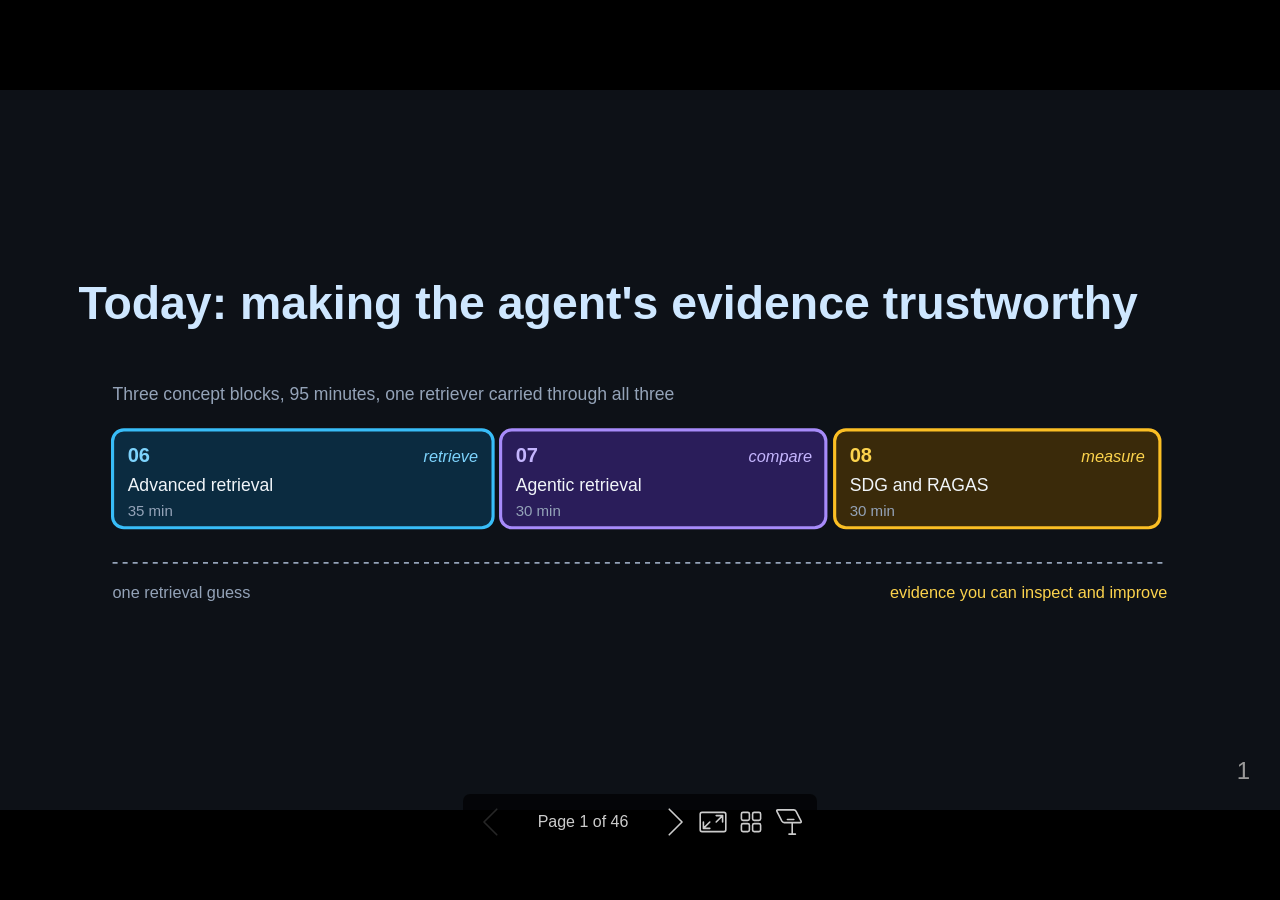
<file: docs/slides/chicago-sept-24/day2/day2.html>
<!DOCTYPE html><html lang="en-US"><head><title>Today: making the agent's evidence trustworthy</title><meta property="og:title" content="Today: making the agent's evidence trustworthy"><meta charset="UTF-8"><meta name="viewport" content="width=device-width,height=device-height,initial-scale=1.0"><meta name="apple-mobile-web-app-capable" content="yes"><meta http-equiv="X-UA-Compatible" content="ie=edge"><meta property="og:type" content="website"><meta name="twitter:card" content="summary"><style>@media screen{body[data-bespoke-view=""] .bespoke-marp-parent>.bespoke-marp-osc>button,body[data-bespoke-view=next] .bespoke-marp-parent>.bespoke-marp-osc>button,body[data-bespoke-view=overview] button.bespoke-marp-overview-close,body[data-bespoke-view=presenter] .bespoke-marp-presenter-container .bespoke-marp-presenter-info-container .bespoke-marp-presenter-info-page-area .bespoke-marp-presenter-info-page,body[data-bespoke-view=presenter] .bespoke-marp-presenter-container .bespoke-marp-presenter-info-container button,body[data-bespoke-view=presenter] .bespoke-marp-presenter-container .bespoke-marp-presenter-note-container button{appearance:none;background-color:initial;border:0;color:inherit;cursor:pointer;font-size:inherit;opacity:.8;outline:none;padding:0;transition:opacity .2s linear;-webkit-tap-highlight-color:transparent}body[data-bespoke-view=""] .bespoke-marp-parent>.bespoke-marp-osc>button:disabled,body[data-bespoke-view=next] .bespoke-marp-parent>.bespoke-marp-osc>button:disabled,body[data-bespoke-view=overview] button.bespoke-marp-overview-close:disabled,body[data-bespoke-view=presenter] .bespoke-marp-presenter-container .bespoke-marp-presenter-info-container .bespoke-marp-presenter-info-page-area .bespoke-marp-presenter-info-page:disabled,body[data-bespoke-view=presenter] .bespoke-marp-presenter-container .bespoke-marp-presenter-info-container button:disabled,body[data-bespoke-view=presenter] .bespoke-marp-presenter-container .bespoke-marp-presenter-note-container button:disabled{cursor:not-allowed;opacity:.15!important}body[data-bespoke-view=""] .bespoke-marp-parent>.bespoke-marp-osc>button:hover,body[data-bespoke-view=next] .bespoke-marp-parent>.bespoke-marp-osc>button:hover,body[data-bespoke-view=overview] button.bespoke-marp-overview-close:hover,body[data-bespoke-view=presenter] .bespoke-marp-presenter-container .bespoke-marp-presenter-info-container .bespoke-marp-presenter-info-page-area .bespoke-marp-presenter-info-page:hover,body[data-bespoke-view=presenter] .bespoke-marp-presenter-container .bespoke-marp-presenter-info-container button:hover,body[data-bespoke-view=presenter] .bespoke-marp-presenter-container .bespoke-marp-presenter-note-container button:hover{opacity:1}body[data-bespoke-view=""] .bespoke-marp-parent>.bespoke-marp-osc>button:hover:active,body[data-bespoke-view=next] .bespoke-marp-parent>.bespoke-marp-osc>button:hover:active,body[data-bespoke-view=overview] button.bespoke-marp-overview-close:hover:active,body[data-bespoke-view=presenter] .bespoke-marp-presenter-container .bespoke-marp-presenter-info-container .bespoke-marp-presenter-info-page-area .bespoke-marp-presenter-info-page:hover:active,body[data-bespoke-view=presenter] .bespoke-marp-presenter-container .bespoke-marp-presenter-info-container button:hover:active,body[data-bespoke-view=presenter] .bespoke-marp-presenter-container .bespoke-marp-presenter-note-container button:hover:active{opacity:.6}body[data-bespoke-view=""] .bespoke-marp-parent>.bespoke-marp-osc>button:hover:not(:disabled),body[data-bespoke-view=next] .bespoke-marp-parent>.bespoke-marp-osc>button:hover:not(:disabled),body[data-bespoke-view=overview] button.bespoke-marp-overview-close:hover:not(:disabled),body[data-bespoke-view=presenter] .bespoke-marp-presenter-container .bespoke-marp-presenter-info-container .bespoke-marp-presenter-info-page-area .bespoke-marp-presenter-info-page:hover:not(:disabled),body[data-bespoke-view=presenter] .bespoke-marp-presenter-container .bespoke-marp-presenter-info-container button:hover:not(:disabled),body[data-bespoke-view=presenter] .bespoke-marp-presenter-container .bespoke-marp-presenter-note-container button:hover:not(:disabled){transition:none}body[data-bespoke-view=""] .bespoke-marp-parent>.bespoke-marp-osc>button[data-bespoke-marp-osc=prev],body[data-bespoke-view=next] .bespoke-marp-parent>.bespoke-marp-osc>button[data-bespoke-marp-osc=prev],body[data-bespoke-view=presenter] .bespoke-marp-presenter-container .bespoke-marp-presenter-info-container button.bespoke-marp-presenter-info-page-prev{background:#0000 url("[data-uri]") no-repeat 50%;background-size:contain;overflow:hidden;text-indent:100%;white-space:nowrap}body[data-bespoke-view=""] .bespoke-marp-parent>.bespoke-marp-osc>button[data-bespoke-marp-osc=next],body[data-bespoke-view=next] .bespoke-marp-parent>.bespoke-marp-osc>button[data-bespoke-marp-osc=next],body[data-bespoke-view=presenter] .bespoke-marp-presenter-container .bespoke-marp-presenter-info-container button.bespoke-marp-presenter-info-page-next{background:#0000 url("[data-uri]") no-repeat 50%;background-size:contain;overflow:hidden;text-indent:100%;white-space:nowrap}:is(body[data-bespoke-view=""],body[data-bespoke-view=next]) .bespoke-marp-parent>.bespoke-marp-osc>button[data-bespoke-marp-osc=fullscreen]{background:#0000 url("[data-uri]") no-repeat 50%;background-size:contain;overflow:hidden;text-indent:100%;white-space:nowrap}:is(body[data-bespoke-view=""],body[data-bespoke-view=next]) .bespoke-marp-parent>.bespoke-marp-osc>button.exit[data-bespoke-marp-osc=fullscreen]{background-image:url("[data-uri]")}:is(body[data-bespoke-view=""],body[data-bespoke-view=next]) .bespoke-marp-parent>.bespoke-marp-osc>button[data-bespoke-marp-osc=presenter]{background:#0000 url("[data-uri]") no-repeat 50%;background-size:contain;overflow:hidden;text-indent:100%;white-space:nowrap}body[data-bespoke-view=overview] button.bespoke-marp-overview-close,body[data-bespoke-view=presenter] .bespoke-marp-presenter-container .bespoke-marp-presenter-note-container button.bespoke-marp-presenter-note-bigger{background:#0000 url("[data-uri]") no-repeat 50%;background-size:contain;overflow:hidden;text-indent:100%;white-space:nowrap}body[data-bespoke-view=presenter] .bespoke-marp-presenter-container .bespoke-marp-presenter-note-container button.bespoke-marp-presenter-note-smaller{background:#0000 url("[data-uri]") no-repeat 50%;background-size:contain;overflow:hidden;text-indent:100%;white-space:nowrap}:is(body[data-bespoke-view=""],body[data-bespoke-view=next]) .bespoke-marp-parent>.bespoke-marp-osc>button[data-bespoke-marp-osc=overview]{background:#0000 url("[data-uri]") no-repeat 50%;background-size:contain;overflow:hidden;text-indent:100%;white-space:nowrap}}@keyframes __bespoke_marp_transition_reduced_outgoing__{0%{opacity:1}to{opacity:0}}@keyframes __bespoke_marp_transition_reduced_incoming__{0%{mix-blend-mode:plus-lighter;opacity:0}to{mix-blend-mode:plus-lighter;opacity:1}}.bespoke-marp-note,.bespoke-marp-osc,.bespoke-progress-parent{display:none;transition:none}@media screen{::view-transition-group(*){animation-duration:var(--marp-bespoke-transition-animation-duration,.5s);animation-timing-function:ease}::view-transition-new(*),::view-transition-old(*){animation-delay:0s;animation-direction:var(--marp-bespoke-transition-animation-direction,normal);animation-duration:var(--marp-bespoke-transition-animation-duration,.5s);animation-fill-mode:both;animation-name:var(--marp-bespoke-transition-animation-name,var(--marp-bespoke-transition-animation-name-fallback,__bespoke_marp_transition_no_animation__));mix-blend-mode:normal}::view-transition-old(*){--marp-bespoke-transition-animation-name-fallback:__bespoke_marp_transition_reduced_outgoing__;animation-timing-function:ease}::view-transition-new(*){--marp-bespoke-transition-animation-name-fallback:__bespoke_marp_transition_reduced_incoming__;animation-timing-function:ease}::view-transition-new(root),::view-transition-old(root){animation-timing-function:linear}::view-transition-new(__bespoke_marp_transition_osc__),::view-transition-old(__bespoke_marp_transition_osc__){animation-duration:0s!important;animation-name:__bespoke_marp_transition_osc__!important}::view-transition-new(__bespoke_marp_transition_osc__){opacity:0!important}.bespoke-marp-transition-warming-up::view-transition-group(*),.bespoke-marp-transition-warming-up::view-transition-new(*),.bespoke-marp-transition-warming-up::view-transition-old(*){animation-play-state:paused!important}body,html{height:100%;margin:0}body{background:#000;overflow:hidden}svg.bespoke-marp-slide{content-visibility:hidden;interactivity:inert;opacity:0;pointer-events:none;z-index:-1}svg.bespoke-marp-slide:not(.bespoke-marp-active) *{view-transition-name:none!important}svg.bespoke-marp-slide.bespoke-marp-active{content-visibility:visible;interactivity:auto;opacity:1;pointer-events:auto;z-index:0}svg.bespoke-marp-slide.bespoke-marp-active.bespoke-marp-active-ready *{animation-name:__bespoke_marp__!important}@supports not (content-visibility:hidden){svg.bespoke-marp-slide[data-bespoke-marp-load=hideable]{display:none}svg.bespoke-marp-slide[data-bespoke-marp-load=hideable].bespoke-marp-active{display:block}}}@media screen and (prefers-reduced-motion:reduce){svg.bespoke-marp-slide *{view-transition-name:none!important}}@media screen{[data-bespoke-marp-fragment=inactive]{visibility:hidden}:is(body[data-bespoke-view=""],body[data-bespoke-view=next]) .bespoke-marp-parent{inset:0;position:absolute}:is(body[data-bespoke-view=""],body[data-bespoke-view=next]) .bespoke-marp-parent>.bespoke-marp-osc{background:#000000a6;border-radius:7px;bottom:50px;color:#fff;contain:paint;display:block;font-family:Helvetica,Arial,sans-serif;font-size:16px;left:50%;line-height:0;opacity:1;padding:12px;position:absolute;touch-action:manipulation;transform:translateX(-50%);transition:opacity .2s linear;-webkit-user-select:none;user-select:none;view-transition-name:__bespoke_marp_transition_osc__;white-space:nowrap;will-change:transform;z-index:1}:is(body[data-bespoke-view=""],body[data-bespoke-view=next]) .bespoke-marp-parent>.bespoke-marp-osc>:where(*){margin-left:6px}:is(body[data-bespoke-view=""],body[data-bespoke-view=next]) .bespoke-marp-parent>.bespoke-marp-osc>:where(*):where(:first-child){margin-left:0}:is(body[data-bespoke-view=""],body[data-bespoke-view=next]) .bespoke-marp-parent>.bespoke-marp-osc>span{opacity:.8}:is(body[data-bespoke-view=""],body[data-bespoke-view=next]) .bespoke-marp-parent>.bespoke-marp-osc>span[data-bespoke-marp-osc=page]{display:inline-block;min-width:140px;text-align:center}:is(body[data-bespoke-view=""],body[data-bespoke-view=next]) .bespoke-marp-parent>.bespoke-marp-osc>button[data-bespoke-marp-osc=fullscreen],:is(body[data-bespoke-view=""],body[data-bespoke-view=next]) .bespoke-marp-parent>.bespoke-marp-osc>button[data-bespoke-marp-osc=next],:is(body[data-bespoke-view=""],body[data-bespoke-view=next]) .bespoke-marp-parent>.bespoke-marp-osc>button[data-bespoke-marp-osc=overview],:is(body[data-bespoke-view=""],body[data-bespoke-view=next]) .bespoke-marp-parent>.bespoke-marp-osc>button[data-bespoke-marp-osc=presenter],:is(body[data-bespoke-view=""],body[data-bespoke-view=next]) .bespoke-marp-parent>.bespoke-marp-osc>button[data-bespoke-marp-osc=prev]{height:32px;line-height:32px;width:32px}:is(body[data-bespoke-view=""],body[data-bespoke-view=next]) .bespoke-marp-parent.bespoke-marp-inactive{cursor:none}:is(body[data-bespoke-view=""],body[data-bespoke-view=next]) .bespoke-marp-parent.bespoke-marp-inactive>.bespoke-marp-osc{opacity:0;pointer-events:none}:is(body[data-bespoke-view=""],body[data-bespoke-view=next]) svg.bespoke-marp-slide{height:100%;left:0;position:absolute;top:0;width:100%}body[data-bespoke-view=""] .bespoke-progress-parent{background:#222;display:flex;height:5px;width:100%}body[data-bespoke-view=""] .bespoke-progress-parent+:where(.bespoke-marp-parent){top:5px}body[data-bespoke-view=""] .bespoke-progress-parent .bespoke-progress-bar{background:#0288d1;flex:0 0 0;transition:flex-basis .2s cubic-bezier(0,1,1,1)}body[data-bespoke-view=next]{background:#0000}body[data-bespoke-view=presenter]{background:#161616}body[data-bespoke-view=presenter] .bespoke-marp-presenter-container{display:grid;font-family:Helvetica,Arial,sans-serif;grid-template:"current dragbar next" minmax(140px,1fr) "current dragbar note" 2fr "info    dragbar note" 3em;grid-template-columns:minmax(3px,var(--bespoke-marp-presenter-split-ratio,66%)) 0 minmax(3px,1fr);height:100%;left:0;position:absolute;top:0;width:100%}body[data-bespoke-view=presenter] .bespoke-marp-presenter-container :where(.bespoke-marp-parent){grid-area:current;overflow:hidden;position:relative}body[data-bespoke-view=presenter] .bespoke-marp-presenter-container :where(.bespoke-marp-parent) :where(svg.bespoke-marp-slide){height:calc(100% - 40px);left:20px;pointer-events:none;position:absolute;top:20px;-webkit-user-select:none;user-select:none;width:calc(100% - 40px)}body[data-bespoke-view=presenter] .bespoke-marp-presenter-container :where(.bespoke-marp-parent) :where(svg.bespoke-marp-slide).bespoke-marp-active{filter:drop-shadow(0 3px 10px rgba(0,0,0,.5))}body[data-bespoke-view=presenter] .bespoke-marp-presenter-container .bespoke-marp-presenter-dragbar-container{background:#0288d1;cursor:col-resize;grid-area:dragbar;margin-left:-3px;opacity:0;position:relative;transition:opacity .4s linear .1s;width:6px;z-index:10}body[data-bespoke-view=presenter] .bespoke-marp-presenter-container .bespoke-marp-presenter-dragbar-container:hover{opacity:1}body[data-bespoke-view=presenter] .bespoke-marp-presenter-container .bespoke-marp-presenter-dragbar-container.active{opacity:1;transition-delay:0s}body[data-bespoke-view=presenter] .bespoke-marp-presenter-container .bespoke-marp-presenter-next-container{background:#222;cursor:pointer;display:none;grid-area:next;overflow:hidden;position:relative}body[data-bespoke-view=presenter] .bespoke-marp-presenter-container .bespoke-marp-presenter-next-container.active{display:block}body[data-bespoke-view=presenter] .bespoke-marp-presenter-container .bespoke-marp-presenter-next-container iframe.bespoke-marp-presenter-next{background:#0000;border:0;display:block;filter:drop-shadow(0 3px 10px rgba(0,0,0,.5));height:calc(100% - 40px);left:20px;pointer-events:none;position:absolute;interactivity:inert;top:20px;-webkit-user-select:none;user-select:none;width:calc(100% - 40px)}body[data-bespoke-view=presenter] .bespoke-marp-presenter-container .bespoke-marp-presenter-note-container{background:#222;color:#eee;grid-area:note;position:relative;z-index:1}body[data-bespoke-view=presenter] .bespoke-marp-presenter-container .bespoke-marp-presenter-note-container button{height:1.5em;line-height:1.5em;width:1.5em}body[data-bespoke-view=presenter] .bespoke-marp-presenter-container .bespoke-marp-presenter-note-container .bespoke-marp-presenter-note-wrapper{display:block;inset:0;position:absolute}body[data-bespoke-view=presenter] .bespoke-marp-presenter-container .bespoke-marp-presenter-note-container .bespoke-marp-presenter-note-buttons{background:#000000a6;border-radius:4px;bottom:0;display:flex;gap:4px;margin:12px;opacity:0;padding:6px;pointer-events:none;position:absolute;right:0;transition:opacity .2s linear}body[data-bespoke-view=presenter] .bespoke-marp-presenter-container .bespoke-marp-presenter-note-container .bespoke-marp-presenter-note-buttons:focus-within,body[data-bespoke-view=presenter] .bespoke-marp-presenter-container .bespoke-marp-presenter-note-container .bespoke-marp-presenter-note-wrapper:focus-within+.bespoke-marp-presenter-note-buttons,body[data-bespoke-view=presenter] .bespoke-marp-presenter-container .bespoke-marp-presenter-note-container:hover .bespoke-marp-presenter-note-buttons{opacity:1;pointer-events:auto}body[data-bespoke-view=presenter] .bespoke-marp-presenter-container .bespoke-marp-presenter-note-container .bespoke-marp-note{box-sizing:border-box;font-size:calc(1.1em*var(--bespoke-marp-note-font-scale, 1));height:calc(100% - 40px);margin:20px;overflow:auto;padding-right:3px;white-space:pre-wrap;width:calc(100% - 40px);word-wrap:break-word;scrollbar-color:#eeeeee80 #0000;scrollbar-width:thin}body[data-bespoke-view=presenter] .bespoke-marp-presenter-container .bespoke-marp-presenter-note-container .bespoke-marp-note::-webkit-scrollbar{width:6px}body[data-bespoke-view=presenter] .bespoke-marp-presenter-container .bespoke-marp-presenter-note-container .bespoke-marp-note::-webkit-scrollbar-track{background:#0000}body[data-bespoke-view=presenter] .bespoke-marp-presenter-container .bespoke-marp-presenter-note-container .bespoke-marp-note::-webkit-scrollbar-thumb{background:#eeeeee80;border-radius:6px}body[data-bespoke-view=presenter] .bespoke-marp-presenter-container .bespoke-marp-presenter-note-container .bespoke-marp-note:empty{pointer-events:none}body[data-bespoke-view=presenter] .bespoke-marp-presenter-container .bespoke-marp-presenter-note-container .bespoke-marp-note.active{display:block}body[data-bespoke-view=presenter] .bespoke-marp-presenter-container .bespoke-marp-presenter-note-container .bespoke-marp-note p:first-child{margin-top:0}body[data-bespoke-view=presenter] .bespoke-marp-presenter-container .bespoke-marp-presenter-note-container .bespoke-marp-note p:last-child{margin-bottom:0}body[data-bespoke-view=presenter] .bespoke-marp-presenter-container .bespoke-marp-presenter-info-container{align-items:center;box-sizing:border-box;color:#eee;display:flex;flex-wrap:nowrap;grid-area:info;justify-content:center;overflow:hidden;padding:0 10px}body[data-bespoke-view=presenter] .bespoke-marp-presenter-container .bespoke-marp-presenter-info-container :is(.bespoke-marp-presenter-info-page-area,.bespoke-marp-presenter-info-time,.bespoke-marp-presenter-info-timer){box-sizing:border-box;display:block;padding:0 10px;white-space:nowrap;width:100%}body[data-bespoke-view=presenter] .bespoke-marp-presenter-container .bespoke-marp-presenter-info-container button{height:1.5em;line-height:1.5em;width:1.5em}body[data-bespoke-view=presenter] .bespoke-marp-presenter-container .bespoke-marp-presenter-info-container .bespoke-marp-presenter-info-page-area{order:2;text-align:center}body[data-bespoke-view=presenter] .bespoke-marp-presenter-container .bespoke-marp-presenter-info-container .bespoke-marp-presenter-info-page-area .bespoke-marp-presenter-info-page{display:inline-block;min-width:120px;text-align:center}body[data-bespoke-view=presenter] .bespoke-marp-presenter-container .bespoke-marp-presenter-info-container .bespoke-marp-presenter-info-time{color:#999;order:1;text-align:left}body[data-bespoke-view=presenter] .bespoke-marp-presenter-container .bespoke-marp-presenter-info-container .bespoke-marp-presenter-info-timer{color:#999;order:3;text-align:right}body[data-bespoke-view=presenter] .bespoke-marp-presenter-container .bespoke-marp-presenter-info-container .bespoke-marp-presenter-info-timer:hover{cursor:pointer}body[data-bespoke-view=overview]{background:#161616;overflow:auto}body[data-bespoke-view=overview] [data-bespoke-marp-fragment=inactive]{visibility:visible}body[data-bespoke-view=overview] .bespoke-marp-overview-header{backdrop-filter:blur(4px);background:#222222d9;box-shadow:0 3px 10px #00000080;box-sizing:border-box;display:flex;height:48px;inset:0 0 auto;justify-content:flex-end;padding:10px;position:fixed;z-index:1}body[data-bespoke-view=overview] button.bespoke-marp-overview-close{height:28px;line-height:28px;transform:rotate(45deg);width:28px}body[data-bespoke-view=overview] .bespoke-marp-parent{display:grid;gap:40px;grid-template-columns:repeat(auto-fit,minmax(0,240px));justify-content:space-around;padding:30px}body[data-bespoke-view=overview] .bespoke-marp-parent svg.bespoke-marp-slide{--bov-selected:#0000;--bov-focus:#161616;--bov-focus-outline:#0000;background-image:conic-gradient(#161616 0 0),conic-gradient(var(--bov-focus) 0 0),conic-gradient(var(--bov-focus-outline) 0 0),conic-gradient(var(--bov-selected) 0 0);background-position:5px 5px,3px 3px,2px 2px,0 0;background-repeat:no-repeat;background-size:calc(100% - 10px) calc(100% - 10px),calc(100% - 6px) calc(100% - 6px),calc(100% - 4px) calc(100% - 4px),100% 100%;content-visibility:visible;cursor:pointer;filter:drop-shadow(0 3px 10px rgba(0,0,0,.5));margin:-6px;padding:6px;interactivity:auto;opacity:1;outline:0;pointer-events:auto;scroll-margin-block:30px;width:100%;z-index:0}body[data-bespoke-view=overview] .bespoke-marp-parent svg.bespoke-marp-slide *,body[data-bespoke-view=overview] .bespoke-marp-parent svg.bespoke-marp-slide.bespoke-marp-active *{pointer-events:none;interactivity:inert}body[data-bespoke-view=overview] .bespoke-marp-parent :is(svg.bespoke-marp-slide:active,svg.bespoke-marp-slide:focus-visible,svg.bespoke-marp-slide:hover){--bov-focus-outline:#161616}body[data-bespoke-view=overview] .bespoke-marp-parent svg.bespoke-marp-slide:focus-visible,body[data-bespoke-view=overview] .bespoke-marp-parent svg.bespoke-marp-slide:hover{--bov-focus:#999}body[data-bespoke-view=overview] .bespoke-marp-parent svg.bespoke-marp-slide:active{--bov-focus:#eee}body[data-bespoke-view=overview] .bespoke-marp-parent svg.bespoke-marp-slide.bespoke-marp-active{--bov-selected:#0288d1}body[data-bespoke-view=overview]:has(.bespoke-marp-overview-header) .bespoke-marp-parent{padding-top:78px}body[data-bespoke-view=overview]:has(.bespoke-marp-overview-header) .bespoke-marp-parent svg.bespoke-marp-slide{scroll-margin-top:78px}.bespoke-marp-overview{background:#000000a6;inset:0;opacity:0;pointer-events:none;position:fixed;transition:opacity .1s ease;z-index:10}.bespoke-marp-overview iframe{background:#222;border:0;display:block;height:100%;left:0;position:absolute;top:0;width:100%}.bespoke-marp-overview[data-open="1"]{opacity:1;pointer-events:auto}}@media print{.bespoke-marp-overview,.bespoke-marp-presenter-info-container,.bespoke-marp-presenter-next-container,.bespoke-marp-presenter-note-container{display:none}}</style><style>div#\:\$p > svg > foreignObject > section{width:1280px;height:720px;box-sizing:border-box;overflow:hidden;position:relative;scroll-snap-align:center center;-webkit-text-size-adjust:100%;text-size-adjust:100%}div#\:\$p > svg > foreignObject > section::after{bottom:0;content:attr(data-marpit-pagination);padding:inherit;pointer-events:none;position:absolute;right:0}div#\:\$p > svg > foreignObject > section:not([data-marpit-pagination])::after{display:none}div#\:\$p > svg > foreignObject > section :where(:is(h1, marp-h1)){font-size:2em;margin-block:0.67em}div#\:\$p > svg > foreignObject > section section:where(:is(h1, marp-h1)){--marpit-root-font-size: 2em}div#\:\$p > svg > foreignObject > section video::-webkit-media-controls{will-change:transform}@page {size:1280px 720px;margin:0}@media print{html, body{background-color:#fff;margin:0;page-break-inside:avoid;break-inside:avoid-page}div#\:\$p > svg > foreignObject > section{page-break-before:always;break-before:page}div#\:\$p > svg > foreignObject > section, div#\:\$p > svg > foreignObject > section *{-webkit-print-color-adjust:exact!important;animation-delay:0s!important;animation-duration:0s!important;color-adjust:exact!important;print-color-adjust:exact!important;transition:none!important}div#\:\$p > svg[data-marpit-svg]{display:block;height:100vh;width:100vw}}div#\:\$p > svg > foreignObject > :where(section){container-type:size}div#\:\$p > svg > foreignObject > section img[data-marp-twemoji]{background:transparent;height:1em;margin:0 .05em 0 .1em;vertical-align:-.1em;width:1em}div#\:\$p > svg > foreignObject > section{--fgColor-danger:light-dark(#d1242f, #f85149);--bgColor-attention-muted:light-dark(#fff8c5, #bb800926);--bgColor-muted:light-dark(#f6f8fa, #151b23);--bgColor-neutral-muted:light-dark(#818b981f, #656c7633);--borderColor-accent-emphasis:light-dark(#0969da, #1f6feb);--borderColor-attention-emphasis:light-dark(#9a6700, #9e6a03);--borderColor-danger-emphasis:light-dark(#cf222e, #da3633);--borderColor-default:light-dark(#d1d9e0, #3d444d);--borderColor-done-emphasis:light-dark(#8250df, #8957e5);--borderColor-success-emphasis:light-dark(#1a7f37, #238636);--color-prettylights-syntax-brackethighlighter-angle:light-dark(#59636e, #9198a1);--color-prettylights-syntax-brackethighlighter-unmatched:light-dark(#82071e, #f85149);--color-prettylights-syntax-carriage-return-bg:light-dark(#cf222e, #b62324);--color-prettylights-syntax-carriage-return-text:light-dark(#f6f8fa, #f0f6fc);--color-prettylights-syntax-comment:light-dark(#59636e, #9198a1);--color-prettylights-syntax-constant:light-dark(#0550ae, #79c0ff);--color-prettylights-syntax-constant-other-reference-link:light-dark(#0a3069, #a5d6ff);--color-prettylights-syntax-entity:light-dark(#6639ba, #d2a8ff);--color-prettylights-syntax-entity-tag:light-dark(#0550ae, #7ee787);--color-prettylights-syntax-invalid-illegal-text:light-dark(var(--fgColor-danger), var(--fgColor-danger));--color-prettylights-syntax-keyword:light-dark(#cf222e, #ff7b72);--color-prettylights-syntax-markup-changed-bg:light-dark(#ffd8b5, #5a1e02);--color-prettylights-syntax-markup-changed-text:light-dark(#953800, #ffdfb6);--color-prettylights-syntax-markup-deleted-bg:light-dark(#ffebe9, #67060c);--color-prettylights-syntax-markup-deleted-text:light-dark(#82071e, #ffdcd7);--color-prettylights-syntax-markup-heading:light-dark(#0550ae, #1f6feb);--color-prettylights-syntax-markup-ignored-bg:light-dark(#0550ae, #1158c7);--color-prettylights-syntax-markup-ignored-text:light-dark(#d1d9e0, #f0f6fc);--color-prettylights-syntax-markup-inserted-bg:light-dark(#dafbe1, #033a16);--color-prettylights-syntax-markup-inserted-text:light-dark(#116329, #aff5b4);--color-prettylights-syntax-markup-list:light-dark(#3b2300, #f2cc60);--color-prettylights-syntax-meta-diff-range:light-dark(#8250df, #d2a8ff);--color-prettylights-syntax-string:light-dark(#0a3069, #a5d6ff);--color-prettylights-syntax-string-regexp:light-dark(#116329, #7ee787);--color-prettylights-syntax-sublimelinter-gutter-mark:light-dark(#818b98, #3d444d);--color-prettylights-syntax-variable:light-dark(#953800, #ffa657);--fgColor-accent:light-dark(#0969da, #4493f8);--fgColor-attention:light-dark(#9a6700, #d29922);--fgColor-done:light-dark(#8250df, #ab7df8);--fgColor-muted:light-dark(#59636e, #9198a1);--fgColor-success:light-dark(#1a7f37, #3fb950);--bgColor-default:light-dark(#fff, #0d1117);--borderColor-muted:light-dark(#d1d9e0b3, #3d444db3);--color-prettylights-syntax-invalid-illegal-bg:light-dark(var(--bgColor-danger-muted), var(--bgColor-danger-muted));--color-prettylights-syntax-markup-bold:light-dark(#1f2328, #f0f6fc);--color-prettylights-syntax-markup-italic:light-dark(#1f2328, #f0f6fc);--color-prettylights-syntax-storage-modifier-import:light-dark(#1f2328, #f0f6fc);--fgColor-default:light-dark(#1f2328, #f0f6fc);--focus-outlineColor:light-dark(var(--borderColor-accent-emphasis), var(--borderColor-accent-emphasis));--borderColor-neutral-muted:light-dark(var(--borderColor-muted), var(--borderColor-muted));--base-size-16:calc(var(--marpit-root-font-size, 1rem) * 1);--base-size-24:calc(var(--marpit-root-font-size, 1rem) * 1.5);--base-size-4:calc(var(--marpit-root-font-size, 1rem) * 0.25);--base-size-40:calc(var(--marpit-root-font-size, 1rem) * 2.5);--base-size-8:calc(var(--marpit-root-font-size, 1rem) * 0.5);--base-text-weight-medium:500;--base-text-weight-normal:400;--base-text-weight-semibold:600;--fontStack-monospace:ui-monospace, SFMono-Regular, SF Mono, Menlo, Consolas, Liberation Mono, monospace;--fontStack-sansSerif:-apple-system, BlinkMacSystemFont, "Segoe UI", "Noto Sans", Helvetica, Arial, sans-serif, "Apple Color Emoji", "Segoe UI Emoji";}/*!
 * Marp default theme.
 *
 * @theme default
 * @author Yuki Hattori
 *
 * @auto-scaling true
 * @size 16:9 1280px 720px
 * @size 4:3 960px 720px
 */div#\:\$p > svg > foreignObject > section [data-theme=light],div#\:\$p > svg > foreignObject > section{color-scheme:light}div#\:\$p > svg > foreignObject > section [data-theme=dark],div#\:\$p > svg > foreignObject > section:where(.invert){color-scheme:dark}div#\:\$p > svg > foreignObject > section{-ms-text-size-adjust:100%;-webkit-text-size-adjust:100%;margin:0;font-weight:var(--base-text-weight-normal, 400);color:var(--fgColor-default);background-color:var(--bgColor-default);font-family:var(--fontStack-sansSerif, -apple-system, BlinkMacSystemFont, "Segoe UI", "Noto Sans", Helvetica, Arial, sans-serif, "Apple Color Emoji", "Segoe UI Emoji");font-size:16px;line-height:1.5;word-wrap:break-word}div#\:\$p > svg > foreignObject > section{--marpit-root-font-size:16px}div#\:\$p > svg > foreignObject > section a{text-decoration:underline;text-underline-offset:calc(var(--marpit-root-font-size, 1rem) * .2)}div#\:\$p > svg > foreignObject > section :is(h1, marp-h1):hover .anchor .octicon-link:before,div#\:\$p > svg > foreignObject > section :is(h2, marp-h2):hover .anchor .octicon-link:before,div#\:\$p > svg > foreignObject > section :is(h3, marp-h3):hover .anchor .octicon-link:before,div#\:\$p > svg > foreignObject > section :is(h4, marp-h4):hover .anchor .octicon-link:before,div#\:\$p > svg > foreignObject > section :is(h5, marp-h5):hover .anchor .octicon-link:before,div#\:\$p > svg > foreignObject > section :is(h6, marp-h6):hover .anchor .octicon-link:before{width:16px;height:16px;content:" ";display:inline-block;background-color:currentColor;-webkit-mask-image:url('data:image/svg+xml;charset=utf-8,<svg xmlns="http://www.w3.org/2000/svg" aria-hidden="true" viewBox="0 0 16 16"><path fill-rule="evenodd" d="M7.775 3.275a.75.75 0 0 0 1.06 1.06l1.25-1.25a2 2 0 1 1 2.83 2.83l-2.5 2.5a2 2 0 0 1-2.83 0 .75.75 0 0 0-1.06 1.06 3.5 3.5 0 0 0 4.95 0l2.5-2.5a3.5 3.5 0 0 0-4.95-4.95zm-4.69 9.64a2 2 0 0 1 0-2.83l2.5-2.5a2 2 0 0 1 2.83 0 .75.75 0 0 0 1.06-1.06 3.5 3.5 0 0 0-4.95 0l-2.5 2.5a3.5 3.5 0 0 0 4.95 4.95l1.25-1.25a.75.75 0 0 0-1.06-1.06l-1.25 1.25a2 2 0 0 1-2.83 0"/></svg>');mask-image:url('data:image/svg+xml;charset=utf-8,<svg xmlns="http://www.w3.org/2000/svg" aria-hidden="true" viewBox="0 0 16 16"><path fill-rule="evenodd" d="M7.775 3.275a.75.75 0 0 0 1.06 1.06l1.25-1.25a2 2 0 1 1 2.83 2.83l-2.5 2.5a2 2 0 0 1-2.83 0 .75.75 0 0 0-1.06 1.06 3.5 3.5 0 0 0 4.95 0l2.5-2.5a3.5 3.5 0 0 0-4.95-4.95zm-4.69 9.64a2 2 0 0 1 0-2.83l2.5-2.5a2 2 0 0 1 2.83 0 .75.75 0 0 0 1.06-1.06 3.5 3.5 0 0 0-4.95 0l-2.5 2.5a3.5 3.5 0 0 0 4.95 4.95l1.25-1.25a.75.75 0 0 0-1.06-1.06l-1.25 1.25a2 2 0 0 1-2.83 0"/></svg>')}div#\:\$p > svg > foreignObject > section details,div#\:\$p > svg > foreignObject > section figcaption,div#\:\$p > svg > foreignObject > section figure{display:block}div#\:\$p > svg > foreignObject > section summary{display:list-item}div#\:\$p > svg > foreignObject > section [hidden]{display:none!important}div#\:\$p > svg > foreignObject > section a{background-color:transparent;color:var(--fgColor-accent);text-decoration:none}div#\:\$p > svg > foreignObject > section abbr[title]{border-bottom:none;-webkit-text-decoration:underline dotted;text-decoration:underline dotted}div#\:\$p > svg > foreignObject > section b,div#\:\$p > svg > foreignObject > section strong{font-weight:var(--base-text-weight-semibold, 600)}div#\:\$p > svg > foreignObject > section dfn{font-style:italic}div#\:\$p > svg > foreignObject > section :is(h1, marp-h1){margin:.67em 0;font-weight:var(--base-text-weight-semibold, 600);padding-bottom:.3em;font-size:2em;border-bottom:1px solid var(--borderColor-muted)}div#\:\$p > svg > foreignObject > section mark{background-color:var(--bgColor-attention-muted);color:var(--fgColor-default)}div#\:\$p > svg > foreignObject > section small{font-size:90%}div#\:\$p > svg > foreignObject > section sub,div#\:\$p > svg > foreignObject > section sup{font-size:75%;line-height:0;position:relative;vertical-align:baseline}div#\:\$p > svg > foreignObject > section sub{bottom:-.25em}div#\:\$p > svg > foreignObject > section sup{top:-.5em}div#\:\$p > svg > foreignObject > section img{border-style:none;max-width:100%;box-sizing:content-box}div#\:\$p > svg > foreignObject > section code,div#\:\$p > svg > foreignObject > section kbd,div#\:\$p > svg > foreignObject > section :is(pre, marp-pre),div#\:\$p > svg > foreignObject > section samp{font-family:monospace;font-size:1em}div#\:\$p > svg > foreignObject > section figure{margin:1em var(--base-size-40)}div#\:\$p > svg > foreignObject > section hr{box-sizing:content-box;overflow:hidden;background:transparent;height:.25em;padding:0;margin:var(--base-size-24) 0;background-color:var(--borderColor-default);border:0}div#\:\$p > svg > foreignObject > section input{font:inherit;margin:0;overflow:visible;font-family:inherit;font-size:inherit;line-height:inherit}div#\:\$p > svg > foreignObject > section [type=button],div#\:\$p > svg > foreignObject > section [type=reset],div#\:\$p > svg > foreignObject > section [type=submit]{-webkit-appearance:button;-moz-appearance:button;appearance:button}div#\:\$p > svg > foreignObject > section [type=checkbox],div#\:\$p > svg > foreignObject > section [type=radio]{box-sizing:border-box;padding:0}div#\:\$p > svg > foreignObject > section [type=number]::-webkit-inner-spin-button,div#\:\$p > svg > foreignObject > section [type=number]::-webkit-outer-spin-button{height:auto}div#\:\$p > svg > foreignObject > section [type=search]::-webkit-search-cancel-button,div#\:\$p > svg > foreignObject > section [type=search]::-webkit-search-decoration{-webkit-appearance:none;appearance:none}div#\:\$p > svg > foreignObject > section ::-webkit-input-placeholder{color:inherit;opacity:.54}div#\:\$p > svg > foreignObject > section ::-webkit-file-upload-button{-webkit-appearance:button;appearance:button;font:inherit}div#\:\$p > svg > foreignObject > section a:hover{text-decoration:underline}div#\:\$p > svg > foreignObject > section ::-moz-placeholder{color:var(--fgColor-muted);opacity:1}div#\:\$p > svg > foreignObject > section ::placeholder{color:var(--fgColor-muted);opacity:1}div#\:\$p > svg > foreignObject > section hr:after,div#\:\$p > svg > foreignObject > section hr:before{display:table;content:""}div#\:\$p > svg > foreignObject > section hr:after{clear:both}div#\:\$p > svg > foreignObject > section table{border-spacing:0;border-collapse:collapse;display:block;width:-moz-max-content;width:max-content;max-width:100%;overflow:auto;font-variant:tabular-nums}div#\:\$p > svg > foreignObject > section td,div#\:\$p > svg > foreignObject > section th{padding:0}div#\:\$p > svg > foreignObject > section details summary{cursor:pointer}div#\:\$p > svg > foreignObject > section [role=button]:focus,div#\:\$p > svg > foreignObject > section a:focus,div#\:\$p > svg > foreignObject > section input[type=checkbox]:focus,div#\:\$p > svg > foreignObject > section input[type=radio]:focus{outline:2px solid var(--focus-outlineColor);outline-offset:-2px;box-shadow:none}div#\:\$p > svg > foreignObject > section [role=button]:focus:not(:focus-visible),div#\:\$p > svg > foreignObject > section a:focus:not(:focus-visible),div#\:\$p > svg > foreignObject > section input[type=checkbox]:focus:not(:focus-visible),div#\:\$p > svg > foreignObject > section input[type=radio]:focus:not(:focus-visible){outline:1px solid transparent}div#\:\$p > svg > foreignObject > section [role=button]:focus-visible,div#\:\$p > svg > foreignObject > section a:focus-visible,div#\:\$p > svg > foreignObject > section input[type=checkbox]:focus-visible,div#\:\$p > svg > foreignObject > section input[type=radio]:focus-visible{outline:2px solid var(--focus-outlineColor);outline-offset:-2px;box-shadow:none}div#\:\$p > svg > foreignObject > section a:not([class]):focus,div#\:\$p > svg > foreignObject > section a:not([class]):focus-visible,div#\:\$p > svg > foreignObject > section input[type=checkbox]:focus,div#\:\$p > svg > foreignObject > section input[type=checkbox]:focus-visible,div#\:\$p > svg > foreignObject > section input[type=radio]:focus,div#\:\$p > svg > foreignObject > section input[type=radio]:focus-visible{outline-offset:0}div#\:\$p > svg > foreignObject > section kbd{display:inline-block;padding:var(--base-size-4);font:11px var(--fontStack-monospace, ui-monospace, SFMono-Regular, SF Mono, Menlo, Consolas, Liberation Mono, monospace);line-height:10px;color:var(--fgColor-default);vertical-align:middle;background-color:var(--bgColor-muted);border-bottom-color:var(--borderColor-neutral-muted);border:1px solid var(--borderColor-neutral-muted);border-radius:6px;box-shadow:inset 0 -1px 0 var(--borderColor-neutral-muted)}div#\:\$p > svg > foreignObject > section :is(h1, marp-h1),div#\:\$p > svg > foreignObject > section :is(h2, marp-h2),div#\:\$p > svg > foreignObject > section :is(h3, marp-h3),div#\:\$p > svg > foreignObject > section :is(h4, marp-h4),div#\:\$p > svg > foreignObject > section :is(h5, marp-h5),div#\:\$p > svg > foreignObject > section :is(h6, marp-h6){margin-top:var(--base-size-24);margin-bottom:var(--base-size-16);font-weight:var(--base-text-weight-semibold, 600);line-height:1.25}div#\:\$p > svg > foreignObject > section :is(h2, marp-h2){padding-bottom:.3em;font-size:1.5em;border-bottom:1px solid var(--borderColor-muted)}div#\:\$p > svg > foreignObject > section :is(h2, marp-h2),div#\:\$p > svg > foreignObject > section :is(h3, marp-h3){font-weight:var(--base-text-weight-semibold, 600)}div#\:\$p > svg > foreignObject > section :is(h3, marp-h3){font-size:1.25em}div#\:\$p > svg > foreignObject > section :is(h4, marp-h4){font-size:1em}div#\:\$p > svg > foreignObject > section :is(h4, marp-h4),div#\:\$p > svg > foreignObject > section :is(h5, marp-h5){font-weight:var(--base-text-weight-semibold, 600)}div#\:\$p > svg > foreignObject > section :is(h5, marp-h5){font-size:.875em}div#\:\$p > svg > foreignObject > section :is(h6, marp-h6){font-weight:var(--base-text-weight-semibold, 600);font-size:.85em;color:var(--fgColor-muted)}div#\:\$p > svg > foreignObject > section p{margin-top:0;margin-bottom:10px}div#\:\$p > svg > foreignObject > section blockquote{margin:0;padding:0 1em;color:var(--fgColor-muted);border-left:.25em solid var(--borderColor-default)}div#\:\$p > svg > foreignObject > section ol,div#\:\$p > svg > foreignObject > section ul{margin-top:0;margin-bottom:0;padding-left:2em}div#\:\$p > svg > foreignObject > section ol ol,div#\:\$p > svg > foreignObject > section ul ol{list-style-type:lower-roman}div#\:\$p > svg > foreignObject > section ol ol ol,div#\:\$p > svg > foreignObject > section ol ul ol,div#\:\$p > svg > foreignObject > section ul ol ol,div#\:\$p > svg > foreignObject > section ul ul ol{list-style-type:lower-alpha}div#\:\$p > svg > foreignObject > section dd{margin-left:0}div#\:\$p > svg > foreignObject > section code,div#\:\$p > svg > foreignObject > section :is(pre, marp-pre),div#\:\$p > svg > foreignObject > section samp,div#\:\$p > svg > foreignObject > section tt{font-family:var(--fontStack-monospace, ui-monospace, SFMono-Regular, SF Mono, Menlo, Consolas, Liberation Mono, monospace);font-size:12px}div#\:\$p > svg > foreignObject > section :is(pre, marp-pre){margin-top:0;margin-bottom:0;word-wrap:normal}div#\:\$p > svg > foreignObject > section .octicon{display:inline-block;overflow:visible!important;vertical-align:text-bottom;fill:currentColor}div#\:\$p > svg > foreignObject > section input::-webkit-inner-spin-button,div#\:\$p > svg > foreignObject > section input::-webkit-outer-spin-button{margin:0;-webkit-appearance:none;appearance:none}div#\:\$p > svg > foreignObject > section .mr-2{margin-right:var(--base-size-8, 8px)!important}div#\:\$p > svg > foreignObject > section:after,div#\:\$p > svg > foreignObject > section:before{display:table}div#\:\$p > svg > foreignObject > section:after{clear:both}div#\:\$p > svg > foreignObject > section>:first-child{margin-top:0!important}div#\:\$p > svg > foreignObject > section>:last-child{margin-bottom:0!important}div#\:\$p > svg > foreignObject > section a:not([href]){color:inherit;text-decoration:none}div#\:\$p > svg > foreignObject > section .absent{color:var(--fgColor-danger)}div#\:\$p > svg > foreignObject > section .anchor{float:left;padding-right:var(--base-size-4);margin-left:-20px;line-height:1}div#\:\$p > svg > foreignObject > section .anchor:focus{outline:none}div#\:\$p > svg > foreignObject > section blockquote,div#\:\$p > svg > foreignObject > section details,div#\:\$p > svg > foreignObject > section dl,div#\:\$p > svg > foreignObject > section ol,div#\:\$p > svg > foreignObject > section p,div#\:\$p > svg > foreignObject > section :is(pre, marp-pre),div#\:\$p > svg > foreignObject > section table,div#\:\$p > svg > foreignObject > section ul{margin-top:0;margin-bottom:var(--base-size-16)}div#\:\$p > svg > foreignObject > section blockquote>:first-child{margin-top:0}div#\:\$p > svg > foreignObject > section blockquote>:last-child{margin-bottom:0}div#\:\$p > svg > foreignObject > section :is(h1, marp-h1) .octicon-link,div#\:\$p > svg > foreignObject > section :is(h2, marp-h2) .octicon-link,div#\:\$p > svg > foreignObject > section :is(h3, marp-h3) .octicon-link,div#\:\$p > svg > foreignObject > section :is(h4, marp-h4) .octicon-link,div#\:\$p > svg > foreignObject > section :is(h5, marp-h5) .octicon-link,div#\:\$p > svg > foreignObject > section :is(h6, marp-h6) .octicon-link{color:var(--fgColor-default);vertical-align:middle;visibility:hidden}div#\:\$p > svg > foreignObject > section :is(h1, marp-h1):hover .anchor,div#\:\$p > svg > foreignObject > section :is(h2, marp-h2):hover .anchor,div#\:\$p > svg > foreignObject > section :is(h3, marp-h3):hover .anchor,div#\:\$p > svg > foreignObject > section :is(h4, marp-h4):hover .anchor,div#\:\$p > svg > foreignObject > section :is(h5, marp-h5):hover .anchor,div#\:\$p > svg > foreignObject > section :is(h6, marp-h6):hover .anchor{text-decoration:none}div#\:\$p > svg > foreignObject > section :is(h1, marp-h1):hover .anchor .octicon-link,div#\:\$p > svg > foreignObject > section :is(h2, marp-h2):hover .anchor .octicon-link,div#\:\$p > svg > foreignObject > section :is(h3, marp-h3):hover .anchor .octicon-link,div#\:\$p > svg > foreignObject > section :is(h4, marp-h4):hover .anchor .octicon-link,div#\:\$p > svg > foreignObject > section :is(h5, marp-h5):hover .anchor .octicon-link,div#\:\$p > svg > foreignObject > section :is(h6, marp-h6):hover .anchor .octicon-link{visibility:visible}div#\:\$p > svg > foreignObject > section :is(h1, marp-h1) code,div#\:\$p > svg > foreignObject > section :is(h1, marp-h1) tt,div#\:\$p > svg > foreignObject > section :is(h2, marp-h2) code,div#\:\$p > svg > foreignObject > section :is(h2, marp-h2) tt,div#\:\$p > svg > foreignObject > section :is(h3, marp-h3) code,div#\:\$p > svg > foreignObject > section :is(h3, marp-h3) tt,div#\:\$p > svg > foreignObject > section :is(h4, marp-h4) code,div#\:\$p > svg > foreignObject > section :is(h4, marp-h4) tt,div#\:\$p > svg > foreignObject > section :is(h5, marp-h5) code,div#\:\$p > svg > foreignObject > section :is(h5, marp-h5) tt,div#\:\$p > svg > foreignObject > section :is(h6, marp-h6) code,div#\:\$p > svg > foreignObject > section :is(h6, marp-h6) tt{padding:0 .2em;font-size:inherit}div#\:\$p > svg > foreignObject > section summary :is(h1, marp-h1),div#\:\$p > svg > foreignObject > section summary :is(h2, marp-h2),div#\:\$p > svg > foreignObject > section summary :is(h3, marp-h3),div#\:\$p > svg > foreignObject > section summary :is(h4, marp-h4),div#\:\$p > svg > foreignObject > section summary :is(h5, marp-h5),div#\:\$p > svg > foreignObject > section summary :is(h6, marp-h6){display:inline-block}div#\:\$p > svg > foreignObject > section summary :is(h1, marp-h1) .anchor,div#\:\$p > svg > foreignObject > section summary :is(h2, marp-h2) .anchor,div#\:\$p > svg > foreignObject > section summary :is(h3, marp-h3) .anchor,div#\:\$p > svg > foreignObject > section summary :is(h4, marp-h4) .anchor,div#\:\$p > svg > foreignObject > section summary :is(h5, marp-h5) .anchor,div#\:\$p > svg > foreignObject > section summary :is(h6, marp-h6) .anchor{margin-left:-40px}div#\:\$p > svg > foreignObject > section summary :is(h1, marp-h1),div#\:\$p > svg > foreignObject > section summary :is(h2, marp-h2){padding-bottom:0;border-bottom:0}div#\:\$p > svg > foreignObject > section ol.no-list,div#\:\$p > svg > foreignObject > section ul.no-list{padding:0;list-style-type:none}div#\:\$p > svg > foreignObject > section ol[type="a s"]{list-style-type:lower-alpha}div#\:\$p > svg > foreignObject > section ol[type="A s"]{list-style-type:upper-alpha}div#\:\$p > svg > foreignObject > section ol[type="i s"]{list-style-type:lower-roman}div#\:\$p > svg > foreignObject > section ol[type="I s"]{list-style-type:upper-roman}div#\:\$p > svg > foreignObject > section div>ol:not([type]),div#\:\$p > svg > foreignObject > section ol[type="1"]{list-style-type:decimal}div#\:\$p > svg > foreignObject > section ol ol,div#\:\$p > svg > foreignObject > section ol ul,div#\:\$p > svg > foreignObject > section ul ol,div#\:\$p > svg > foreignObject > section ul ul{margin-top:0;margin-bottom:0}div#\:\$p > svg > foreignObject > section li>p{margin-top:var(--base-size-16)}div#\:\$p > svg > foreignObject > section li+li{margin-top:.25em}div#\:\$p > svg > foreignObject > section dl{padding:0}div#\:\$p > svg > foreignObject > section dl dt{padding:0;margin-top:var(--base-size-16);font-size:1em;font-style:italic;font-weight:var(--base-text-weight-semibold, 600)}div#\:\$p > svg > foreignObject > section dl dd{padding:0 var(--base-size-16);margin-bottom:var(--base-size-16)}div#\:\$p > svg > foreignObject > section table th{font-weight:var(--base-text-weight-semibold, 600)}div#\:\$p > svg > foreignObject > section table td,div#\:\$p > svg > foreignObject > section table th{padding:6px 13px;border:1px solid var(--borderColor-default)}div#\:\$p > svg > foreignObject > section table td>:last-child{margin-bottom:0}div#\:\$p > svg > foreignObject > section table tr{background-color:var(--bgColor-default);border-top:1px solid var(--borderColor-muted)}div#\:\$p > svg > foreignObject > section table tr:nth-child(2n){background-color:var(--bgColor-muted)}div#\:\$p > svg > foreignObject > section table img{background-color:transparent}div#\:\$p > svg > foreignObject > section img[align=right]{padding-left:20px}div#\:\$p > svg > foreignObject > section img[align=left]{padding-right:20px}div#\:\$p > svg > foreignObject > section .emoji{max-width:none;vertical-align:text-top;background-color:transparent}div#\:\$p > svg > foreignObject > section :is(span, marp-span).frame,div#\:\$p > svg > foreignObject > section :is(span, marp-span).frame>:is(span, marp-span){display:block;overflow:hidden}div#\:\$p > svg > foreignObject > section :is(span, marp-span).frame>:is(span, marp-span){float:left;width:auto;padding:7px;margin:13px 0 0;border:1px solid var(--borderColor-default)}div#\:\$p > svg > foreignObject > section :is(span, marp-span).frame :is(span, marp-span) img{display:block;float:left}div#\:\$p > svg > foreignObject > section :is(span, marp-span).frame :is(span, marp-span) :is(span, marp-span){display:block;padding:5px 0 0;clear:both;color:var(--fgColor-default)}div#\:\$p > svg > foreignObject > section :is(span, marp-span).align-center{display:block;overflow:hidden;clear:both}div#\:\$p > svg > foreignObject > section :is(span, marp-span).align-center>:is(span, marp-span){display:block;margin:13px auto 0;overflow:hidden;text-align:center}div#\:\$p > svg > foreignObject > section :is(span, marp-span).align-center :is(span, marp-span) img{margin:0 auto;text-align:center}div#\:\$p > svg > foreignObject > section :is(span, marp-span).align-right{display:block;overflow:hidden;clear:both}div#\:\$p > svg > foreignObject > section :is(span, marp-span).align-right>:is(span, marp-span){display:block;margin:13px 0 0;overflow:hidden;text-align:right}div#\:\$p > svg > foreignObject > section :is(span, marp-span).align-right :is(span, marp-span) img{margin:0;text-align:right}div#\:\$p > svg > foreignObject > section :is(span, marp-span).float-left{display:block;float:left;margin-right:13px;overflow:hidden}div#\:\$p > svg > foreignObject > section :is(span, marp-span).float-left :is(span, marp-span){margin:13px 0 0}div#\:\$p > svg > foreignObject > section :is(span, marp-span).float-right{display:block;float:right;margin-left:13px;overflow:hidden}div#\:\$p > svg > foreignObject > section :is(span, marp-span).float-right>:is(span, marp-span){display:block;margin:13px auto 0;overflow:hidden;text-align:right}div#\:\$p > svg > foreignObject > section code,div#\:\$p > svg > foreignObject > section tt{padding:.2em .4em;margin:0;font-size:85%;white-space:break-spaces;background-color:var(--bgColor-neutral-muted);border-radius:6px}div#\:\$p > svg > foreignObject > section code br,div#\:\$p > svg > foreignObject > section tt br{display:none}div#\:\$p > svg > foreignObject > section del code{text-decoration:inherit}div#\:\$p > svg > foreignObject > section samp{font-size:85%}div#\:\$p > svg > foreignObject > section :is(pre, marp-pre) code{font-size:100%}div#\:\$p > svg > foreignObject > section :is(pre, marp-pre)>code{padding:0;margin:0;word-break:normal;white-space:pre;background:transparent;border:0}div#\:\$p > svg > foreignObject > section .highlight{margin-bottom:var(--base-size-16)}div#\:\$p > svg > foreignObject > section .highlight :is(pre, marp-pre){margin-bottom:0;word-break:normal}div#\:\$p > svg > foreignObject > section :is(pre, marp-pre){padding:var(--base-size-16);overflow:auto;font-size:85%;line-height:1.45;color:var(--fgColor-default);background-color:var(--bgColor-muted);border-radius:6px}div#\:\$p > svg > foreignObject > section :is(pre, marp-pre) code,div#\:\$p > svg > foreignObject > section :is(pre, marp-pre) tt{display:inline;padding:0;margin:0;overflow:visible;line-height:inherit;word-wrap:normal;background-color:transparent;border:0}div#\:\$p > svg > foreignObject > section .csv-data td,div#\:\$p > svg > foreignObject > section .csv-data th{padding:5px;overflow:hidden;font-size:12px;line-height:1;text-align:left;white-space:nowrap}div#\:\$p > svg > foreignObject > section .csv-data .blob-num{padding:10px var(--base-size-8) 9px;text-align:right;background:var(--bgColor-default);border:0}div#\:\$p > svg > foreignObject > section .csv-data tr{border-top:0}div#\:\$p > svg > foreignObject > section .csv-data th{font-weight:var(--base-text-weight-semibold, 600);background:var(--bgColor-muted);border-top:0}div#\:\$p > svg > foreignObject > section [data-footnote-ref]:before{content:"["}div#\:\$p > svg > foreignObject > section [data-footnote-ref]:after{content:"]"}div#\:\$p > svg > foreignObject > section .footnotes{font-size:12px;color:var(--fgColor-muted);border-top:1px solid var(--borderColor-default)}div#\:\$p > svg > foreignObject > section div#\:\$p > svg > foreignObject > section section.footnotes{--marpit-root-font-size:12px}div#\:\$p > svg > foreignObject > section .footnotes ol,div#\:\$p > svg > foreignObject > section .footnotes ol ul{padding-left:var(--base-size-16)}div#\:\$p > svg > foreignObject > section .footnotes ol ul{display:inline-block;margin-top:var(--base-size-16)}div#\:\$p > svg > foreignObject > section .footnotes li{position:relative}div#\:\$p > svg > foreignObject > section .footnotes li:target:before{position:absolute;top:calc(var(--base-size-8)*-1);right:calc(var(--base-size-8)*-1);bottom:calc(var(--base-size-8)*-1);left:calc(var(--base-size-24)*-1);pointer-events:none;content:"";border:2px solid var(--borderColor-accent-emphasis);border-radius:6px}div#\:\$p > svg > foreignObject > section .footnotes li:target{color:var(--fgColor-default)}div#\:\$p > svg > foreignObject > section .footnotes .data-footnote-backref g-emoji{font-family:monospace}div#\:\$p > svg > foreignObject > section .pl-c{color:var(--color-prettylights-syntax-comment)}div#\:\$p > svg > foreignObject > section .pl-c1,div#\:\$p > svg > foreignObject > section .pl-s .pl-v{color:var(--color-prettylights-syntax-constant)}div#\:\$p > svg > foreignObject > section .pl-e,div#\:\$p > svg > foreignObject > section .pl-en{color:var(--color-prettylights-syntax-entity)}div#\:\$p > svg > foreignObject > section .pl-s .pl-s1,div#\:\$p > svg > foreignObject > section .pl-smi{color:var(--color-prettylights-syntax-storage-modifier-import)}div#\:\$p > svg > foreignObject > section .pl-ent{color:var(--color-prettylights-syntax-entity-tag)}div#\:\$p > svg > foreignObject > section .pl-k{color:var(--color-prettylights-syntax-keyword)}div#\:\$p > svg > foreignObject > section .pl-pds,div#\:\$p > svg > foreignObject > section .pl-s,div#\:\$p > svg > foreignObject > section .pl-s .pl-pse .pl-s1,div#\:\$p > svg > foreignObject > section .pl-sr,div#\:\$p > svg > foreignObject > section .pl-sr .pl-cce,div#\:\$p > svg > foreignObject > section .pl-sr .pl-sra,div#\:\$p > svg > foreignObject > section .pl-sr .pl-sre{color:var(--color-prettylights-syntax-string)}div#\:\$p > svg > foreignObject > section .pl-smw,div#\:\$p > svg > foreignObject > section .pl-v{color:var(--color-prettylights-syntax-variable)}div#\:\$p > svg > foreignObject > section .pl-bu{color:var(--color-prettylights-syntax-brackethighlighter-unmatched)}div#\:\$p > svg > foreignObject > section .pl-ii{color:var(--color-prettylights-syntax-invalid-illegal-text);background-color:var(--color-prettylights-syntax-invalid-illegal-bg)}div#\:\$p > svg > foreignObject > section .pl-c2{color:var(--color-prettylights-syntax-carriage-return-text);background-color:var(--color-prettylights-syntax-carriage-return-bg)}div#\:\$p > svg > foreignObject > section .pl-sr .pl-cce{font-weight:700;color:var(--color-prettylights-syntax-string-regexp)}div#\:\$p > svg > foreignObject > section .pl-ml{color:var(--color-prettylights-syntax-markup-list)}div#\:\$p > svg > foreignObject > section .pl-mh,div#\:\$p > svg > foreignObject > section .pl-mh .pl-en,div#\:\$p > svg > foreignObject > section .pl-ms{font-weight:700;color:var(--color-prettylights-syntax-markup-heading)}div#\:\$p > svg > foreignObject > section .pl-mi{font-style:italic;color:var(--color-prettylights-syntax-markup-italic)}div#\:\$p > svg > foreignObject > section .pl-mb{font-weight:700;color:var(--color-prettylights-syntax-markup-bold)}div#\:\$p > svg > foreignObject > section .pl-md{color:var(--color-prettylights-syntax-markup-deleted-text);background-color:var(--color-prettylights-syntax-markup-deleted-bg)}div#\:\$p > svg > foreignObject > section .pl-mi1{color:var(--color-prettylights-syntax-markup-inserted-text);background-color:var(--color-prettylights-syntax-markup-inserted-bg)}div#\:\$p > svg > foreignObject > section .pl-mc{color:var(--color-prettylights-syntax-markup-changed-text);background-color:var(--color-prettylights-syntax-markup-changed-bg)}div#\:\$p > svg > foreignObject > section .pl-mi2{color:var(--color-prettylights-syntax-markup-ignored-text);background-color:var(--color-prettylights-syntax-markup-ignored-bg)}div#\:\$p > svg > foreignObject > section .pl-mdr{font-weight:700;color:var(--color-prettylights-syntax-meta-diff-range)}div#\:\$p > svg > foreignObject > section .pl-ba{color:var(--color-prettylights-syntax-brackethighlighter-angle)}div#\:\$p > svg > foreignObject > section .pl-sg{color:var(--color-prettylights-syntax-sublimelinter-gutter-mark)}div#\:\$p > svg > foreignObject > section .pl-corl{text-decoration:underline;color:var(--color-prettylights-syntax-constant-other-reference-link)}div#\:\$p > svg > foreignObject > section [role=button]:focus:not(:focus-visible),div#\:\$p > svg > foreignObject > section [role=tabpanel][tabindex="0"]:focus:not(:focus-visible),div#\:\$p > svg > foreignObject > section a:focus:not(:focus-visible),div#\:\$p > svg > foreignObject > section button:focus:not(:focus-visible),div#\:\$p > svg > foreignObject > section summary:focus:not(:focus-visible){outline:none;box-shadow:none}div#\:\$p > svg > foreignObject > section [tabindex="0"]:focus:not(:focus-visible),div#\:\$p > svg > foreignObject > section details-dialog:focus:not(:focus-visible){outline:none}div#\:\$p > svg > foreignObject > section g-emoji{display:inline-block;min-width:1ch;font-family:Apple Color Emoji,Segoe UI Emoji,Segoe UI Symbol;font-size:1em;font-style:normal!important;font-weight:var(--base-text-weight-normal, 400);line-height:1;vertical-align:-.075em}div#\:\$p > svg > foreignObject > section g-emoji img{width:1em;height:1em}div#\:\$p > svg > foreignObject > section a:has(>p,>div,>:is(pre, marp-pre),>blockquote){display:block}div#\:\$p > svg > foreignObject > section a:has(>p,>div,>:is(pre, marp-pre),>blockquote):not(:has(.snippet-clipboard-content,>:is(pre, marp-pre))){width:-moz-fit-content;width:fit-content}div#\:\$p > svg > foreignObject > section a:has(>p,>div,>:is(pre, marp-pre),>blockquote):has(.snippet-clipboard-content,>:is(pre, marp-pre)):focus-visible{outline:2px solid var(--focus-outlineColor);outline-offset:2px}div#\:\$p > svg > foreignObject > section .task-list-item{list-style-type:none}div#\:\$p > svg > foreignObject > section .task-list-item label{font-weight:var(--base-text-weight-normal, 400)}div#\:\$p > svg > foreignObject > section .task-list-item.enabled label{cursor:pointer}div#\:\$p > svg > foreignObject > section .task-list-item+.task-list-item{margin-top:var(--base-size-4)}div#\:\$p > svg > foreignObject > section .task-list-item .handle{display:none}div#\:\$p > svg > foreignObject > section .task-list-item-checkbox{margin:0 .2em .25em -1.4em;vertical-align:middle}div#\:\$p > svg > foreignObject > section ul:dir(rtl) .task-list-item-checkbox{margin:0 -1.6em .25em .2em}div#\:\$p > svg > foreignObject > section ol:dir(rtl) .task-list-item-checkbox{margin:0 -1.6em .25em .2em}div#\:\$p > svg > foreignObject > section .contains-task-list:focus-within .task-list-item-convert-container,div#\:\$p > svg > foreignObject > section .contains-task-list:hover .task-list-item-convert-container{display:block;width:auto;height:24px;overflow:visible;clip-path:none}div#\:\$p > svg > foreignObject > section ::-webkit-calendar-picker-indicator{filter:invert(50%)}div#\:\$p > svg > foreignObject > section .markdown-alert{padding:var(--base-size-8) var(--base-size-16);margin-bottom:var(--base-size-16);color:inherit;border-left:.25em solid var(--borderColor-default)}div#\:\$p > svg > foreignObject > section .markdown-alert>:first-child{margin-top:0}div#\:\$p > svg > foreignObject > section .markdown-alert>:last-child{margin-bottom:0}div#\:\$p > svg > foreignObject > section .markdown-alert .markdown-alert-title{display:flex;font-weight:var(--base-text-weight-medium, 500);align-items:center;line-height:1}div#\:\$p > svg > foreignObject > section .markdown-alert.markdown-alert-note{border-left-color:var(--borderColor-accent-emphasis)}div#\:\$p > svg > foreignObject > section .markdown-alert.markdown-alert-note .markdown-alert-title{color:var(--fgColor-accent)}div#\:\$p > svg > foreignObject > section .markdown-alert.markdown-alert-important{border-left-color:var(--borderColor-done-emphasis)}div#\:\$p > svg > foreignObject > section .markdown-alert.markdown-alert-important .markdown-alert-title{color:var(--fgColor-done)}div#\:\$p > svg > foreignObject > section .markdown-alert.markdown-alert-warning{border-left-color:var(--borderColor-attention-emphasis)}div#\:\$p > svg > foreignObject > section .markdown-alert.markdown-alert-warning .markdown-alert-title{color:var(--fgColor-attention)}div#\:\$p > svg > foreignObject > section .markdown-alert.markdown-alert-tip{border-left-color:var(--borderColor-success-emphasis)}div#\:\$p > svg > foreignObject > section .markdown-alert.markdown-alert-tip .markdown-alert-title{color:var(--fgColor-success)}div#\:\$p > svg > foreignObject > section .markdown-alert.markdown-alert-caution{border-left-color:var(--borderColor-danger-emphasis)}div#\:\$p > svg > foreignObject > section .markdown-alert.markdown-alert-caution .markdown-alert-title{color:var(--fgColor-danger)}div#\:\$p > svg > foreignObject > section>:first-child>.heading-element:first-child{margin-top:0!important}div#\:\$p > svg > foreignObject > section .highlight :is(pre, marp-pre):has(+.zeroclipboard-container){min-height:52px}div#\:\$p > svg > foreignObject > section :is(h1, marp-h1){color:var(--h1-color);font-size:1.6em}div#\:\$p > svg > foreignObject > section :is(h1, marp-h1),div#\:\$p > svg > foreignObject > section :is(h2, marp-h2){border-bottom:none}div#\:\$p > svg > foreignObject > section :is(h2, marp-h2){font-size:1.3em}div#\:\$p > svg > foreignObject > section :is(h3, marp-h3){font-size:1.1em}div#\:\$p > svg > foreignObject > section :is(h4, marp-h4){font-size:1.05em}div#\:\$p > svg > foreignObject > section :is(h5, marp-h5){font-size:1em}div#\:\$p > svg > foreignObject > section :is(h6, marp-h6){font-size:.9em}div#\:\$p > svg > foreignObject > section :is(h1, marp-h1) strong,div#\:\$p > svg > foreignObject > section :is(h2, marp-h2) strong,div#\:\$p > svg > foreignObject > section :is(h3, marp-h3) strong,div#\:\$p > svg > foreignObject > section :is(h4, marp-h4) strong,div#\:\$p > svg > foreignObject > section :is(h5, marp-h5) strong,div#\:\$p > svg > foreignObject > section :is(h6, marp-h6) strong{font-weight:inherit;color:var(--heading-strong-color)}div#\:\$p > svg > foreignObject > section :is(h1, marp-h1)::part(auto-scaling),div#\:\$p > svg > foreignObject > section :is(h2, marp-h2)::part(auto-scaling),div#\:\$p > svg > foreignObject > section :is(h3, marp-h3)::part(auto-scaling),div#\:\$p > svg > foreignObject > section :is(h4, marp-h4)::part(auto-scaling),div#\:\$p > svg > foreignObject > section :is(h5, marp-h5)::part(auto-scaling),div#\:\$p > svg > foreignObject > section :is(h6, marp-h6)::part(auto-scaling){max-height:563px}div#\:\$p > svg > foreignObject > section hr{height:0;padding-top:.25em}div#\:\$p > svg > foreignObject > section img{background-color:transparent}div#\:\$p > svg > foreignObject > section :is(pre, marp-pre){border:1px solid var(--borderColor-default);line-height:1.15;overflow:visible}div#\:\$p > svg > foreignObject > section :is(pre, marp-pre)::part(auto-scaling){max-height:529px}div#\:\$p > svg > foreignObject > section :is(pre, marp-pre) :where(.hljs){color:var(--color-prettylights-syntax-storage-modifier-import)}div#\:\$p > svg > foreignObject > section :is(pre, marp-pre) :where(.hljs-doctag),div#\:\$p > svg > foreignObject > section :is(pre, marp-pre) :where(.hljs-keyword),div#\:\$p > svg > foreignObject > section :is(pre, marp-pre) :where(.hljs-meta .hljs-keyword),div#\:\$p > svg > foreignObject > section :is(pre, marp-pre) :where(.hljs-template-tag),div#\:\$p > svg > foreignObject > section :is(pre, marp-pre) :where(.hljs-template-variable),div#\:\$p > svg > foreignObject > section :is(pre, marp-pre) :where(.hljs-type),div#\:\$p > svg > foreignObject > section :is(pre, marp-pre) :where(.hljs-variable.language_){color:var(--color-prettylights-syntax-keyword)}div#\:\$p > svg > foreignObject > section :is(pre, marp-pre) :where(.hljs-title),div#\:\$p > svg > foreignObject > section :is(pre, marp-pre) :where(.hljs-title.class_),div#\:\$p > svg > foreignObject > section :is(pre, marp-pre) :where(.hljs-title.class_.inherited__),div#\:\$p > svg > foreignObject > section :is(pre, marp-pre) :where(.hljs-title.function_){color:var(--color-prettylights-syntax-entity)}div#\:\$p > svg > foreignObject > section :is(pre, marp-pre) :where(.hljs-attr),div#\:\$p > svg > foreignObject > section :is(pre, marp-pre) :where(.hljs-attribute),div#\:\$p > svg > foreignObject > section :is(pre, marp-pre) :where(.hljs-literal),div#\:\$p > svg > foreignObject > section :is(pre, marp-pre) :where(.hljs-meta),div#\:\$p > svg > foreignObject > section :is(pre, marp-pre) :where(.hljs-number),div#\:\$p > svg > foreignObject > section :is(pre, marp-pre) :where(.hljs-operator),div#\:\$p > svg > foreignObject > section :is(pre, marp-pre) :where(.hljs-selector-attr),div#\:\$p > svg > foreignObject > section :is(pre, marp-pre) :where(.hljs-selector-class),div#\:\$p > svg > foreignObject > section :is(pre, marp-pre) :where(.hljs-selector-id),div#\:\$p > svg > foreignObject > section :is(pre, marp-pre) :where(.hljs-variable){color:var(--color-prettylights-syntax-constant)}div#\:\$p > svg > foreignObject > section :is(pre, marp-pre) :where(.hljs-meta .hljs-string),div#\:\$p > svg > foreignObject > section :is(pre, marp-pre) :where(.hljs-regexp),div#\:\$p > svg > foreignObject > section :is(pre, marp-pre) :where(.hljs-string){color:var(--color-prettylights-syntax-string)}div#\:\$p > svg > foreignObject > section :is(pre, marp-pre) :where(.hljs-built_in),div#\:\$p > svg > foreignObject > section :is(pre, marp-pre) :where(.hljs-symbol){color:var(--color-prettylights-syntax-variable)}div#\:\$p > svg > foreignObject > section :is(pre, marp-pre) :where(.hljs-code),div#\:\$p > svg > foreignObject > section :is(pre, marp-pre) :where(.hljs-comment),div#\:\$p > svg > foreignObject > section :is(pre, marp-pre) :where(.hljs-formula){color:var(--color-prettylights-syntax-comment)}div#\:\$p > svg > foreignObject > section :is(pre, marp-pre) :where(.hljs-name),div#\:\$p > svg > foreignObject > section :is(pre, marp-pre) :where(.hljs-quote),div#\:\$p > svg > foreignObject > section :is(pre, marp-pre) :where(.hljs-selector-pseudo),div#\:\$p > svg > foreignObject > section :is(pre, marp-pre) :where(.hljs-selector-tag){color:var(--color-prettylights-syntax-entity-tag)}div#\:\$p > svg > foreignObject > section :is(pre, marp-pre) :where(.hljs-subst){color:var(--color-prettylights-syntax-storage-modifier-import)}div#\:\$p > svg > foreignObject > section :is(pre, marp-pre) :where(.hljs-section){font-weight:700;color:var(--color-prettylights-syntax-markup-heading)}div#\:\$p > svg > foreignObject > section :is(pre, marp-pre) :where(.hljs-bullet){color:var(--color-prettylights-syntax-markup-list)}div#\:\$p > svg > foreignObject > section :is(pre, marp-pre) :where(.hljs-emphasis){font-style:italic;color:var(--color-prettylights-syntax-markup-italic)}div#\:\$p > svg > foreignObject > section :is(pre, marp-pre) :where(.hljs-strong){font-weight:700;color:var(--color-prettylights-syntax-markup-bold)}div#\:\$p > svg > foreignObject > section :is(pre, marp-pre) :where(.hljs-addition){color:var(--color-prettylights-syntax-markup-inserted-text);background-color:var(--color-prettylights-syntax-markup-inserted-bg)}div#\:\$p > svg > foreignObject > section :is(pre, marp-pre) :where(.hljs-deletion){color:var(--color-prettylights-syntax-markup-deleted-text);background-color:var(--color-prettylights-syntax-markup-deleted-bg)}div#\:\$p > svg > foreignObject > section footer,div#\:\$p > svg > foreignObject > section header{margin:0;position:absolute;left:30px;color:var(--header-footer-color);font-size:18px}div#\:\$p > svg > foreignObject > section header{top:21px}div#\:\$p > svg > foreignObject > section footer{bottom:21px}div#\:\$p > svg > foreignObject > section{--h1-color:light-dark(#246, #cee7ff);--header-footer-color:light-dark(hsla(0,0%,40%,.75), hsla(0,0%,60%,.75));--heading-strong-color:light-dark(#48c, #7bf);--paginate-color:light-dark(#777, #999);--base-size-4:4px;--base-size-8:8px;--base-size-16:16px;--base-size-24:24px;--base-size-40:40px;display:block;font-size:29px;height:720px;padding:78.5px;place-content:safe center center;width:1280px;flex-flow:column nowrap;align-items:stretch}div#\:\$p > svg > foreignObject > section{--marpit-root-font-size:29px}div#\:\$p > svg > foreignObject > section>:last-child,div#\:\$p > svg > foreignObject > section[data-footer]>:nth-last-child(2){margin-bottom:0}div#\:\$p > svg > foreignObject > section>:first-child,div#\:\$p > svg > foreignObject > section>header:first-child+*{margin-top:0}div#\:\$p > svg > foreignObject > section:after{position:absolute;padding:0;right:30px;bottom:21px;font-size:24px;color:var(--paginate-color)}div#\:\$p > svg > foreignObject > section:after{--marpit-root-font-size:24px}div#\:\$p > svg > foreignObject > section[data-color] :is(h1, marp-h1),div#\:\$p > svg > foreignObject > section[data-color] :is(h2, marp-h2),div#\:\$p > svg > foreignObject > section[data-color] :is(h3, marp-h3),div#\:\$p > svg > foreignObject > section[data-color] :is(h4, marp-h4),div#\:\$p > svg > foreignObject > section[data-color] :is(h5, marp-h5),div#\:\$p > svg > foreignObject > section[data-color] :is(h6, marp-h6){color:currentcolor}div#\:\$p > svg > foreignObject > section{width:1280px;height:720px}@keyframes rrf-up-PfscRhhD{0%,25%{transform:translateY(34px)}55%,100%{transform:translateY(0)}}@keyframes rrf-down-PfscRhhD{0%,25%{transform:translateY(-34px)}55%,100%{transform:translateY(0)}}div#\:\$p > svg > foreignObject > section[data-marpit-scope-PfscRhhD] .rrf-up{animation:rrf-up-PfscRhhD 5s cubic-bezier(.4,0,.2,1) infinite}div#\:\$p > svg > foreignObject > section[data-marpit-scope-PfscRhhD] .rrf-down{animation:rrf-down-PfscRhhD 5s cubic-bezier(.4,0,.2,1) infinite}@media (prefers-reduced-motion: reduce){div#\:\$p > svg > foreignObject > section[data-marpit-scope-PfscRhhD] .rrf-up, div#\:\$p > svg > foreignObject > section[data-marpit-scope-PfscRhhD] .rrf-down{animation:none}}@media (prefers-reduced-motion: reduce){div#\:\$p > svg > foreignObject > section[data-marpit-scope-0iCFYs2I] .loopdot{display:none}}div#\:\$p > svg > foreignObject > section[data-marpit-advanced-background="background"]{columns:initial!important;display:block!important;padding:0!important}div#\:\$p > svg > foreignObject > section[data-marpit-advanced-background="background"]::before, div#\:\$p > svg > foreignObject > section[data-marpit-advanced-background="background"]::after, div#\:\$p > svg > foreignObject > section[data-marpit-advanced-background="content"]::before, div#\:\$p > svg > foreignObject > section[data-marpit-advanced-background="content"]::after{display:none!important}div#\:\$p > svg > foreignObject > section[data-marpit-advanced-background="background"] > div[data-marpit-advanced-background-container]{all:initial;display:flex;flex-direction:row;height:100%;overflow:hidden;width:100%}div#\:\$p > svg > foreignObject > section[data-marpit-advanced-background="background"] > div[data-marpit-advanced-background-container][data-marpit-advanced-background-direction="vertical"]{flex-direction:column}div#\:\$p > svg > foreignObject > section[data-marpit-advanced-background="background"][data-marpit-advanced-background-split] > div[data-marpit-advanced-background-container]{width:var(--marpit-advanced-background-split, 50%)}div#\:\$p > svg > foreignObject > section[data-marpit-advanced-background="background"][data-marpit-advanced-background-split="right"] > div[data-marpit-advanced-background-container]{margin-left:calc(100% - var(--marpit-advanced-background-split, 50%))}div#\:\$p > svg > foreignObject > section[data-marpit-advanced-background="background"] > div[data-marpit-advanced-background-container] > figure{all:initial;background-position:center;background-repeat:no-repeat;background-size:cover;flex:auto;margin:0}div#\:\$p > svg > foreignObject > section[data-marpit-advanced-background="background"] > div[data-marpit-advanced-background-container] > figure > figcaption{position:absolute;border:0;clip:rect(0, 0, 0, 0);height:1px;margin:-1px;overflow:hidden;padding:0;white-space:nowrap;width:1px}div#\:\$p > svg > foreignObject > section[data-marpit-advanced-background="content"], div#\:\$p > svg > foreignObject > section[data-marpit-advanced-background="pseudo"]{background:transparent!important}div#\:\$p > svg > foreignObject > section[data-marpit-advanced-background="pseudo"], div#\:\$p > svg[data-marpit-svg] > foreignObject[data-marpit-advanced-background="pseudo"]{pointer-events:none!important}div#\:\$p > svg > foreignObject > section[data-marpit-advanced-background-split]{width:100%;height:100%}
</style></head><body><div class="bespoke-marp-osc"><button data-bespoke-marp-osc="prev" tabindex="-1" title="Previous slide">Previous slide</button><span data-bespoke-marp-osc="page"></span><button data-bespoke-marp-osc="next" tabindex="-1" title="Next slide">Next slide</button><button data-bespoke-marp-osc="fullscreen" tabindex="-1" title="Toggle fullscreen (f)">Toggle fullscreen</button><button data-bespoke-marp-osc="overview" tabindex="-1" title="Toggle overview view (o)">Toggle overview view</button><button data-bespoke-marp-osc="presenter" tabindex="-1" title="Open presenter view (p)">Open presenter view</button></div><div id=":$p"><svg data-marpit-svg="" viewBox="0 0 1280 720"><foreignObject width="1280" height="720"><section id="1" data-paginate="true" data-class="invert" data-theme="default" lang="en-US" class="invert" data-marpit-pagination="1" style="--paginate:true;--class:invert;--theme:default;" data-marpit-pagination-total="46" data-size="16:9">
<h1 id="today-making-the-agents-evidence-trustworthy">Today: making the agent's evidence trustworthy</h1>
<div style="display:flex;justify-content:center;margin-top:.3em">
<svg viewBox="0 0 860 210" width="1080" role="img" aria-label="Three module blocks drawn to their length in minutes: advanced retrieval 35, agentic retrieval 30, synthetic data and RAGAS 30, read as retrieve, compare, measure">
<text x="10" y="30" font-size="14" fill="#94a3b8">Three concept blocks, 95 minutes, one retriever carried through all three</text>
<rect x="10" y="54" width="303" height="78" rx="9" fill="#0b2b40" stroke="#38bdf8" stroke-width="2.5" />
<text x="22" y="80" font-size="16" font-weight="700" fill="#7dd3fc">06</text>
<text x="22" y="103" font-size="14" fill="#f1f5f9">Advanced retrieval</text>
<text x="22" y="123" font-size="12" fill="#94a3b8">35 min</text>
<text x="301" y="80" font-size="13" fill="#7dd3fc" text-anchor="end" font-style="italic">retrieve</text>
<rect x="319" y="54" width="259" height="78" rx="9" fill="#2a1d5a" stroke="#a78bfa" stroke-width="2.5" />
<text x="331" y="80" font-size="16" font-weight="700" fill="#c4b5fd">07</text>
<text x="331" y="103" font-size="14" fill="#f1f5f9">Agentic retrieval</text>
<text x="331" y="123" font-size="12" fill="#94a3b8">30 min</text>
<text x="567" y="80" font-size="13" fill="#c4b5fd" text-anchor="end" font-style="italic">compare</text>
<rect x="585" y="54" width="259" height="78" rx="9" fill="#3a2a0a" stroke="#fbbf24" stroke-width="2.5" />
<text x="597" y="80" font-size="16" font-weight="700" fill="#fcd34d">08</text>
<text x="597" y="103" font-size="14" fill="#f1f5f9">SDG and RAGAS</text>
<text x="597" y="123" font-size="12" fill="#94a3b8">30 min</text>
<text x="832" y="80" font-size="13" fill="#fcd34d" text-anchor="end" font-style="italic">measure</text>
<path d="M10 160 H850" stroke="#94a3b8" stroke-width="1.5" stroke-dasharray="4 4" />
<text x="10" y="188" font-size="13" fill="#94a3b8">one retrieval guess</text>
<text x="850" y="188" font-size="13" fill="#fcd34d" text-anchor="end">evidence you can inspect and improve</text>
</svg>
</div>
</section>
</foreignObject></svg><svg data-marpit-svg="" viewBox="0 0 1280 720"><foreignObject width="1280" height="720"><section id="2" data-paginate="true" data-class="invert" data-theme="default" lang="en-US" class="invert" data-marpit-pagination="2" style="--paginate:true;--class:invert;--theme:default;" data-marpit-pagination-total="46" data-size="16:9">
<h1 id="from-a-prototype-to-a-measured-retrieval-system">From a prototype to a measured retrieval system</h1>
<ul>
<li>Yesterday: a question, a prompt, an agent, and a first RAG baseline</li>
<li>Today: retrieval choices, and evidence for which one is better</li>
</ul>
<p>When a RAG answer is wrong, one of three gates failed:</p>
<div style="display:flex;justify-content:center;margin-top:.1em">
<svg viewBox="0 0 860 200" width="1060" role="img" aria-label="Three chevrons in a chain: source, retrieval, generation; a wrong RAG answer failed at exactly one of them">
<polygon points="14,40 260,40 282,94 260,148 14,148 14,94" fill="#1e293b" stroke="#94a3b8" stroke-width="2.5" />
<text x="54" y="80" font-size="22" font-weight="700" fill="#cbd5e1">Source</text>
<text x="54" y="106" font-size="13" fill="#f1f5f9">was it in the corpus?</text>
<text x="54" y="130" font-size="12" fill="#94a3b8">if this failed: write the page</text>
<polygon points="290,40 536,40 558,94 536,148 290,148 312,94" fill="#0b2b40" stroke="#38bdf8" stroke-width="2.5" />
<text x="330" y="80" font-size="22" font-weight="700" fill="#7dd3fc">Retrieval</text>
<text x="330" y="106" font-size="13" fill="#f1f5f9">did it reach the model?</text>
<text x="330" y="130" font-size="12" fill="#94a3b8">if this failed: tune retrieval</text>
<polygon points="566,40 812,40 834,94 812,148 566,148 588,94" fill="#2a1d5a" stroke="#a78bfa" stroke-width="2.5" />
<text x="606" y="80" font-size="22" font-weight="700" fill="#c4b5fd">Generation</text>
<text x="606" y="106" font-size="13" fill="#f1f5f9">did the answer use it?</text>
<text x="606" y="130" font-size="12" fill="#94a3b8">if this failed: change prompt or model</text>
<text x="430" y="186" font-size="13" fill="#94a3b8" text-anchor="middle">Every measurement today names one of these three gates.</text>
</svg>
</div>
</section>
</foreignObject></svg><svg data-marpit-svg="" viewBox="0 0 1280 720"><foreignObject width="1280" height="720"><section id="3" data-paginate="true" data-class="invert" data-theme="default" lang="en-US" class="invert" data-marpit-pagination="3" style="--paginate:true;--class:invert;--theme:default;" data-marpit-pagination-total="46" data-size="16:9">
<h1 id="worth-watching-typesafeai">Worth watching: Typesafe.ai</h1>
<p>Launched this year. <strong>&quot;Composable AI: Build Prod, Not God.&quot;</strong></p>
<blockquote>
<p>&quot;The bottleneck isn't raw intelligence. It's that today's intelligence is hard to build on.&quot;</p>
<p>&quot;Intelligence today is like <strong>databases before SQL</strong>: powerful, but every use is bespoke.&quot;</p>
</blockquote>
<p>Their bet: a model built to be <em>invoked by software</em>, not chatted with — so a smart decision becomes as dependable as a database query. First model: <strong>Jev</strong>.</p>
</section>
</foreignObject></svg><svg data-marpit-svg="" viewBox="0 0 1280 720"><foreignObject width="1280" height="720"><section id="4" data-paginate="true" data-class="invert" data-theme="default" lang="en-US" class="invert" data-marpit-pagination="4" style="--paginate:true;--class:invert;--theme:default;" data-marpit-pagination-total="46" data-size="16:9">
<h1 id="three-kinds-of-retrieval-named">Three kinds of retrieval, named</h1>
<table>
<thead>
<tr>
<th></th>
<th>Matches on</th>
<th>Finds <code>VPN-4312</code></th>
<th>Finds &quot;remote access&quot;</th>
</tr>
</thead>
<tbody>
<tr>
<td><strong>Sparse</strong> (BM25)</td>
<td>exact words</td>
<td>yes</td>
<td>no</td>
</tr>
<tr>
<td><strong>Dense</strong> (embeddings)</td>
<td>meaning</td>
<td>often not</td>
<td>yes</td>
</tr>
<tr>
<td><strong>Hybrid</strong></td>
<td>both, then fuse</td>
<td>yes</td>
<td>yes</td>
</tr>
</tbody>
</table>
<p>Example question: <code>VPN-4312 fails after a password reset</code> — it needs both signals.</p>
</section>
</foreignObject></svg><svg data-marpit-svg="" viewBox="0 0 1280 720"><foreignObject width="1280" height="720"><section id="5" data-paginate="true" data-class="invert" data-theme="default" lang="en-US" class="invert" data-marpit-pagination="5" style="--paginate:true;--class:invert;--theme:default;" data-marpit-pagination-total="46" data-size="16:9">
<h1 id="which-method-would-you-use-for-each-question">Which method would you use for each question?</h1>
<div style="font-size:.7em">
<table>
<thead>
<tr>
<th>Question</th>
<th>Against</th>
</tr>
</thead>
<tbody>
<tr>
<td>&quot;what does <code>uv sync</code> remove?&quot;</td>
<td><code>python-environments.md</code></td>
</tr>
<tr>
<td>&quot;why can't I reach staging?&quot;</td>
<td><code>vpn.md</code></td>
</tr>
<tr>
<td>&quot;how long until someone looks at this?&quot;</td>
<td>the whole KB</td>
</tr>
</tbody>
</table>
</div>
<div style="display:flex;gap:.7em;margin-top:.5em;font-size:.62em">
<div style="flex:1;background:#0b2b40;border-top:5px solid #38bdf8;border-radius:10px;padding:.7em .9em .8em"><div style="font-size:.78em;letter-spacing:.14em;color:#7dd3fc">ASK</div><div style="color:#f1f5f9;margin-top:.35em;line-height:1.35">Take one row at a time. What is the shape of the question: an exact string, a described symptom, or a page nobody can name?</div></div>
<div style="flex:1;background:#3a2a0a;border-top:5px solid #fbbf24;border-radius:10px;padding:.7em .9em .8em"><div style="font-size:.78em;letter-spacing:.14em;color:#fcd34d">INSPECT</div><div style="color:#f1f5f9;margin-top:.35em;line-height:1.35">Retrieval_Ladder Task 2 prints the dense and BM25 page orders for one question. Look at where the two orders disagree.</div></div>
<div style="flex:1;background:#2a1d5a;border-top:5px solid #a78bfa;border-radius:10px;padding:.7em .9em .8em"><div style="font-size:.78em;letter-spacing:.14em;color:#c4b5fd">DECIDE</div><div style="color:#f1f5f9;margin-top:.35em;line-height:1.35">Sparse, dense, or hybrid for each row, and the one word in the question that decided it.</div></div>
</div>
</section>
</foreignObject></svg><svg data-marpit-svg="" viewBox="0 0 1280 720"><foreignObject width="1280" height="720"><section id="6" data-paginate="true" data-class="invert" data-theme="default" lang="en-US" class="invert" data-marpit-pagination="6" style="--paginate:true;--class:invert;--theme:default;" data-marpit-pagination-total="46" data-size="16:9">
<h1 id="exact-strings-are-sparse-descriptions-are-dense">Exact strings are sparse; descriptions are dense</h1>
<ul>
<li><strong><code>uv sync</code></strong> → sparse. It is a literal token on the page.</li>
<li><strong>&quot;reach staging&quot;</strong> → dense. The page says <em>split tunnelling</em>, never those words.</li>
<li><strong>unknown page</strong> → hybrid. You cannot predict which arrives.</li>
</ul>
<p>The two signals surface different candidates, so the set differs before any ranking happens.</p>
</section>
</foreignObject></svg><svg data-marpit-svg="" viewBox="0 0 1280 720"><foreignObject width="1280" height="720"><section id="7" data-marpit-scope-PfscRhhD="" data-paginate="true" data-class="invert" data-theme="default" lang="en-US" class="invert" data-marpit-pagination="7" style="--paginate:true;--class:invert;--theme:default;" data-marpit-pagination-total="46" data-size="16:9">
<h1 id="fusion-merging-two-ranked-lists">Fusion: merging two ranked lists</h1>
<p>Retrieval is <strong>two stages with separate budgets</strong> — cheap candidate generation, then expensive inspection.</p>
<p><strong>Reciprocal rank fusion</strong> is the cheap stage. It scores a page by where it lands in each list, then merges. Arithmetic, no model call, which is why it comes first.</p>
<div style="display:flex;justify-content:center;margin-top:.1em">
<svg viewBox="0 0 860 250" width="1000" role="img" aria-label="Two ranked lists, sparse A B C and dense C A D, fused by reciprocal rank fusion into A C B D; the fused rows reorder as the scores are added">
<text x="130" y="30" font-size="15" font-weight="700" fill="#7dd3fc" text-anchor="middle">sparse (BM25)</text>
<rect x="30" y="48" width="200" height="28" rx="6" fill="#0b2b40" stroke="#38bdf8" stroke-width="2" />
<text x="44" y="67" font-size="13" fill="#94a3b8">1</text>
<text x="70" y="67" font-size="15" font-weight="700" fill="#f1f5f9">A</text>
<rect x="30" y="82" width="200" height="28" rx="6" fill="#0b2b40" stroke="#38bdf8" stroke-width="2" />
<text x="44" y="101" font-size="13" fill="#94a3b8">2</text>
<text x="70" y="101" font-size="15" font-weight="700" fill="#f1f5f9">B</text>
<rect x="30" y="116" width="200" height="28" rx="6" fill="#0b2b40" stroke="#38bdf8" stroke-width="2" />
<text x="44" y="135" font-size="13" fill="#94a3b8">3</text>
<text x="70" y="135" font-size="15" font-weight="700" fill="#f1f5f9">C</text>
<text x="370" y="30" font-size="15" font-weight="700" fill="#c4b5fd" text-anchor="middle">dense</text>
<rect x="270" y="48" width="200" height="28" rx="6" fill="#2a1d5a" stroke="#a78bfa" stroke-width="2" />
<text x="284" y="67" font-size="13" fill="#94a3b8">1</text>
<text x="310" y="67" font-size="15" font-weight="700" fill="#f1f5f9">C</text>
<rect x="270" y="82" width="200" height="28" rx="6" fill="#2a1d5a" stroke="#a78bfa" stroke-width="2" />
<text x="284" y="101" font-size="13" fill="#94a3b8">2</text>
<text x="310" y="101" font-size="15" font-weight="700" fill="#f1f5f9">A</text>
<rect x="270" y="116" width="200" height="28" rx="6" fill="#2a1d5a" stroke="#a78bfa" stroke-width="2" />
<text x="284" y="135" font-size="13" fill="#94a3b8">3</text>
<text x="310" y="135" font-size="15" font-weight="700" fill="#f1f5f9">D</text>
<text x="670" y="30" font-size="15" font-weight="700" fill="#fcd34d" text-anchor="middle">RRF: 1 / (60 + rank), summed</text>
<g class="rrf-up"><rect x="540" y="48" width="290" height="28" rx="6" fill="#3a2a0a" stroke="#fbbf24" stroke-width="2" /><text x="554" y="67" font-size="13" fill="#94a3b8">1</text><text x="580" y="67" font-size="15" font-weight="700" fill="#f1f5f9">A</text><text x="612" y="67" font-size="12" fill="#94a3b8">1/61 + 1/62</text><text x="818" y="67" font-size="13" fill="#fcd34d" text-anchor="end">0.0325</text></g>
<g class="rrf-down"><rect x="540" y="82" width="290" height="28" rx="6" fill="#3a2a0a" stroke="#fbbf24" stroke-width="2" /><text x="554" y="101" font-size="13" fill="#94a3b8">2</text><text x="580" y="101" font-size="15" font-weight="700" fill="#f1f5f9">C</text><text x="612" y="101" font-size="12" fill="#94a3b8">1/63 + 1/61</text><text x="818" y="101" font-size="13" fill="#fcd34d" text-anchor="end">0.0323</text></g>
<g class="rrf-up"><rect x="540" y="116" width="290" height="28" rx="6" fill="#3a2a0a" stroke="#fbbf24" stroke-width="2" /><text x="554" y="135" font-size="13" fill="#94a3b8">3</text><text x="580" y="135" font-size="15" font-weight="700" fill="#f1f5f9">B</text><text x="612" y="135" font-size="12" fill="#94a3b8">1/62</text><text x="818" y="135" font-size="13" fill="#fcd34d" text-anchor="end">0.0161</text></g>
<g class="rrf-down"><rect x="540" y="150" width="290" height="28" rx="6" fill="#3a2a0a" stroke="#fbbf24" stroke-width="2" /><text x="554" y="169" font-size="13" fill="#94a3b8">4</text><text x="580" y="169" font-size="15" font-weight="700" fill="#f1f5f9">D</text><text x="612" y="169" font-size="12" fill="#94a3b8">1/63</text><text x="818" y="169" font-size="13" fill="#fcd34d" text-anchor="end">0.0159</text></g>
<path d="M232 110 H262 M472 110 H535" stroke="#94a3b8" stroke-width="1.5" stroke-dasharray="4 4" />
<text x="30" y="212" font-size="13" fill="#f1f5f9">A page ranked highly by both lists rises above one ranked highly by one.</text>
<text x="30" y="234" font-size="12" fill="#94a3b8">Positions only; no scores are normalised and no model is called. D was found by dense alone, B by sparse alone.</text>
</svg>
</div>
</section>
</foreignObject></svg><svg data-marpit-svg="" viewBox="0 0 1280 720"><foreignObject width="1280" height="720"><section id="8" data-paginate="true" data-class="invert" data-theme="default" lang="en-US" class="invert" data-marpit-pagination="8" style="--paginate:true;--class:invert;--theme:default;" data-marpit-pagination-total="46" data-size="16:9">
<h1 id="a-reranker-reads-the-passage-not-just-the-score">A reranker reads the passage, not just the score</h1>
<p>Fusion never opens a page — it merges positions. A <strong>cross-encoder reranker</strong> does read:</p>
<table>
<thead>
<tr>
<th>Stage</th>
<th>Sees</th>
<th>Cost</th>
</tr>
</thead>
<tbody>
<tr>
<td>Sparse / dense</td>
<td>the query, the index</td>
<td>one search</td>
</tr>
<tr>
<td>Fusion (RRF)</td>
<td>two orderings</td>
<td>arithmetic</td>
</tr>
<tr>
<td><strong>Reranker</strong></td>
<td>query <strong>and</strong> passage text, together</td>
<td>one model call per candidate</td>
</tr>
</tbody>
</table>
<p>So a reranker is accurate and expensive — you run it on a shortlist, never the corpus.</p>
</section>
</foreignObject></svg><svg data-marpit-svg="" viewBox="0 0 1280 720"><foreignObject width="1280" height="720"><section id="9" data-paginate="true" data-class="invert" data-theme="default" lang="en-US" class="invert" data-marpit-pagination="9" style="--paginate:true;--class:invert;--theme:default;" data-marpit-pagination-total="46" data-size="16:9">
<h1 id="a-reranker-cannot-recover-what-was-never-retrieved">A reranker cannot recover what was never retrieved</h1>
<p><strong>If the right page is absent from the shortlist, the reranker cannot find it.</strong></p>
<p>It only reorders what earlier stages handed it. Tune <strong>recall</strong> first; spend the reranker on a shortlist you already trust.</p>
<div style="display:flex;justify-content:center;margin-top:.1em">
<svg viewBox="0 0 860 262" width="1000" role="img" aria-label="A two-stage funnel: the corpus chunks narrow to a pool of twelve candidates by recall, then a reranker reorders the twelve into a top four; one correct chunk left outside the pool never reaches the reranker">
<text x="20" y="30" font-size="13" fill="#94a3b8" letter-spacing="1.5">CORPUS CHUNKS</text>
<circle cx="30" cy="58" r="6" fill="#94a3b8" opacity="0.7" />
<circle cx="56" cy="58" r="6" fill="#94a3b8" opacity="0.7" />
<circle cx="82" cy="58" r="6" fill="#94a3b8" opacity="0.7" />
<circle cx="108" cy="58" r="6" fill="#94a3b8" opacity="0.7" />
<circle cx="134" cy="58" r="6" fill="#94a3b8" opacity="0.7" />
<circle cx="160" cy="58" r="6" fill="#94a3b8" opacity="0.7" />
<circle cx="30" cy="84" r="6" fill="#94a3b8" opacity="0.7" />
<circle cx="56" cy="84" r="6" fill="#94a3b8" opacity="0.7" />
<circle cx="82" cy="84" r="6" fill="#94a3b8" opacity="0.7" />
<circle cx="108" cy="84" r="6" fill="#94a3b8" opacity="0.7" />
<circle cx="134" cy="84" r="6" fill="#94a3b8" opacity="0.7" />
<circle cx="160" cy="84" r="6" fill="#94a3b8" opacity="0.7" />
<circle cx="30" cy="110" r="6" fill="#94a3b8" opacity="0.7" />
<circle cx="56" cy="110" r="6" fill="#94a3b8" opacity="0.7" />
<circle cx="82" cy="110" r="6" fill="#94a3b8" opacity="0.7" />
<circle cx="108" cy="110" r="6" fill="#94a3b8" opacity="0.7" />
<circle cx="134" cy="110" r="6" fill="#94a3b8" opacity="0.7" />
<circle cx="160" cy="110" r="6" fill="#94a3b8" opacity="0.7" />
<circle cx="30" cy="136" r="6" fill="#94a3b8" opacity="0.7" />
<circle cx="56" cy="136" r="6" fill="#94a3b8" opacity="0.7" />
<circle cx="82" cy="136" r="6" fill="#94a3b8" opacity="0.7" />
<circle cx="108" cy="136" r="6" fill="#94a3b8" opacity="0.7" />
<circle cx="134" cy="136" r="6" fill="#94a3b8" opacity="0.7" />
<circle cx="160" cy="136" r="6" fill="#94a3b8" opacity="0.7" />
<circle cx="30" cy="162" r="6" fill="#94a3b8" opacity="0.7" />
<circle cx="56" cy="162" r="6" fill="#94a3b8" opacity="0.7" />
<circle cx="82" cy="162" r="6" fill="#94a3b8" opacity="0.7" />
<circle cx="108" cy="162" r="6" fill="#94a3b8" opacity="0.7" />
<circle cx="134" cy="162" r="6" fill="#94a3b8" opacity="0.7" />
<circle cx="160" cy="162" r="6" fill="#94a3b8" opacity="0.7" />
<circle cx="36" cy="206" r="8" fill="#f87171" stroke="#fca5a5" stroke-width="2" />
<text x="52" y="211" font-size="12" fill="#fca5a5">the right chunk, never entered the pool</text>
<path d="M220 40 L440 78 L440 152 L220 190 Z" fill="#0b2b40" stroke="#38bdf8" stroke-width="2.5" />
<text x="330" y="100" font-size="16" font-weight="700" fill="#7dd3fc" text-anchor="middle">recall</text>
<text x="330" y="120" font-size="12" fill="#f1f5f9" text-anchor="middle">sparse, dense, fusion,</text>
<text x="330" y="136" font-size="12" fill="#f1f5f9" text-anchor="middle">multi-query add pages</text>
<text x="452" y="122" font-size="13" fill="#7dd3fc">12</text>
<text x="452" y="138" font-size="12" fill="#94a3b8">candidates</text>
<path d="M520 78 L700 104 L700 126 L520 152 Z" fill="#3a2a0a" stroke="#fbbf24" stroke-width="2.5" />
<text x="610" y="110" font-size="16" font-weight="700" fill="#fcd34d" text-anchor="middle">rerank</text>
<text x="610" y="128" font-size="12" fill="#f1f5f9" text-anchor="middle">reads all 12, reorders</text>
<text x="730" y="104" font-size="13" fill="#fcd34d" text-anchor="middle">top 4</text>
<path d="M444 115 H514" stroke="#94a3b8" stroke-width="2" /><path d="M704 115 H754" stroke="#94a3b8" stroke-width="2" />
<rect x="758" y="96" width="98" height="38" rx="8" fill="#0f3320" stroke="#4ade80" stroke-width="2" />
<text x="807" y="120" font-size="13" fill="#86efac" text-anchor="middle">to the model</text>
<path d="M282 206 Q 520 206 606 158" stroke="#f87171" stroke-width="1.5" fill="none" stroke-dasharray="5 4" />
<text x="430" y="236" font-size="13" fill="#fca5a5" text-anchor="middle">a later stage cannot recover an excluded candidate: it only reorders what it was handed</text>
<text x="430" y="254" font-size="12" fill="#94a3b8" text-anchor="middle">pool of 12 and k = 4 are the notebook's settings; the dots are illustrative</text>
</svg>
</div>
</section>
</foreignObject></svg><svg data-marpit-svg="" viewBox="0 0 1280 720"><foreignObject width="1280" height="720"><section id="10" data-paginate="true" data-class="invert" data-theme="default" lang="en-US" class="invert" data-marpit-pagination="10" style="--paginate:true;--class:invert;--theme:default;" data-marpit-pagination-total="46" data-size="16:9">
<h1 id="multi-query-ask-the-same-thing-three-ways">Multi-query: ask the same thing three ways</h1>
<p>One phrasing searches one neighbourhood. <strong>Multi-query</strong> rewrites the question and searches with each:</p>
<pre is="marp-pre" data-auto-scaling="downscale-only"><code class="language-text">original:   How do I restore VPN access?
rewrite A:  VPN password reset procedure
rewrite B:  remote access account locked
</code></pre>
<p>Each rewrite retrieves its own list; the results are fused. It helps only when a rewrite surfaces a page the original missed — new source IDs, not a longer list.</p>
</section>
</foreignObject></svg><svg data-marpit-svg="" viewBox="0 0 1280 720"><foreignObject width="1280" height="720"><section id="11" data-paginate="true" data-class="invert" data-theme="default" lang="en-US" class="invert" data-marpit-pagination="11" style="--paginate:true;--class:invert;--theme:default;" data-marpit-pagination-total="46" data-size="16:9">
<h1 id="two-ways-to-measure-a-retriever">Two ways to measure a retriever</h1>
<p>Ranks of the correct page across three questions: <code>[2, 8, not found]</code></p>
<table>
<thead>
<tr>
<th>Metric</th>
<th>Asks</th>
<th>On this example</th>
</tr>
</thead>
<tbody>
<tr>
<td><strong>hit@5</strong></td>
<td>did it land in the top 5 at all?</td>
<td><code>1/3</code> — only rank 2 qualifies</td>
</tr>
<tr>
<td><strong>MRR</strong></td>
<td>how <em>early</em> did it land?</td>
<td><code>(1/2 + 1/8 + 0) / 3</code></td>
</tr>
</tbody>
</table>
</section>
</foreignObject></svg><svg data-marpit-svg="" viewBox="0 0 1280 720"><foreignObject width="1280" height="720"><section id="12" data-paginate="true" data-class="invert" data-theme="default" lang="en-US" class="invert" data-marpit-pagination="12" style="--paginate:true;--class:invert;--theme:default;" data-marpit-pagination-total="46" data-size="16:9">
<h1 id="choose-the-cheapest-rung-that-clears-the-bar">Choose the cheapest rung that clears the bar</h1>
<div style="font-size:.62em;color:#cbd5e1">Coverage, <b>hit@5</b>: is the evidence reaching the model at all? · Ranking, <b>MRR</b>: is it arriving early enough to use? · Latency and cost: can you afford this rung in production?</div>
<div style="display:flex;justify-content:center;margin-top:.1em">
<svg viewBox="0 0 860 246" width="1000" role="img" aria-label="Five risers from BM25 to multi-query, each labelled with what it adds and its measured milliseconds per query from the seed run; a dashed line marks the bar you set">
<rect x="16" y="150" width="160" height="70" rx="8" fill="#1e293b" stroke="#94a3b8" stroke-width="2.5" />
<text x="28" y="176" font-size="15" font-weight="700" fill="#cbd5e1">BM25</text>
<text x="28" y="195" font-size="12" fill="#f1f5f9">exact words</text>
<text x="28" y="213" font-size="13" fill="#fcd34d">1 ms per query</text>
<rect x="182" y="124" width="160" height="96" rx="8" fill="#0b2b40" stroke="#38bdf8" stroke-width="2.5" />
<text x="194" y="150" font-size="15" font-weight="700" fill="#7dd3fc">dense</text>
<text x="194" y="169" font-size="12" fill="#f1f5f9">meaning</text>
<text x="194" y="187" font-size="13" fill="#fcd34d">94 ms per query</text>
<rect x="348" y="98" width="160" height="122" rx="8" fill="#0b2b40" stroke="#38bdf8" stroke-width="2.5" />
<text x="360" y="124" font-size="15" font-weight="700" fill="#7dd3fc">hybrid RRF</text>
<text x="360" y="143" font-size="12" fill="#f1f5f9">both, fused</text>
<text x="360" y="161" font-size="13" fill="#fcd34d">86 ms per query</text>
<rect x="514" y="72" width="160" height="148" rx="8" fill="#3a2a0a" stroke="#fbbf24" stroke-width="2.5" />
<text x="526" y="98" font-size="15" font-weight="700" fill="#fcd34d">cross-encoder</text>
<text x="526" y="117" font-size="12" fill="#f1f5f9">reads the pair</text>
<text x="526" y="135" font-size="13" fill="#fcd34d">98 ms per query</text>
<rect x="680" y="46" width="160" height="174" rx="8" fill="#2a1d5a" stroke="#a78bfa" stroke-width="2.5" />
<text x="692" y="72" font-size="15" font-weight="700" fill="#c4b5fd">multi-query</text>
<text x="692" y="91" font-size="12" fill="#f1f5f9">three rewrites</text>
<text x="692" y="109" font-size="13" fill="#fcd34d">38 s per query</text>
<text x="20" y="30" font-size="13" fill="#f1f5f9">Each rung costs more than the one below. Climb until hit@5 and MRR clear the bar you set, then stop.</text>
<text x="20" y="238" font-size="12" fill="#94a3b8">ms per query from the seed ladder (3 cases, k = 4); rung height is order, not scale. The price is measured, the bar is yours.</text>
</svg>
</div>
<p>Add a rung only when the cheaper one misses your bar. Then stop.</p>
</section>
</foreignObject></svg><svg data-marpit-svg="" viewBox="0 0 1280 720"><foreignObject width="1280" height="720"><section id="13" data-paginate="true" data-class="invert" data-theme="default" lang="en-US" class="invert" data-marpit-pagination="13" style="--paginate:true;--class:invert;--theme:default;" data-marpit-pagination-total="46" data-size="16:9">
<h1 id="a-correct-page-moves-from-rank-4-to-rank-2-which-metric-improves">A correct page moves from rank 4 to rank 2. Which metric improves?</h1>
<div style="display:flex;gap:.7em;margin-top:.5em;font-size:.62em">
<div style="flex:1;background:#0b2b40;border-top:5px solid #38bdf8;border-radius:10px;padding:.7em .9em .8em"><div style="font-size:.78em;letter-spacing:.14em;color:#7dd3fc">ASK</div><div style="color:#f1f5f9;margin-top:.35em;line-height:1.35">Two metrics, one change in rank. Which of them can see it, and by how much?</div></div>
<div style="flex:1;background:#3a2a0a;border-top:5px solid #fbbf24;border-radius:10px;padding:.7em .9em .8em"><div style="font-size:.78em;letter-spacing:.14em;color:#fcd34d">INSPECT</div><div style="color:#f1f5f9;margin-top:.35em;line-height:1.35">Retrieval_Ladder Task 4 prints hit rate, MRR, latency, and a per-case reciprocal-rank matrix. Find one case whose rank changed between rungs.</div></div>
<div style="flex:1;background:#2a1d5a;border-top:5px solid #a78bfa;border-radius:10px;padding:.7em .9em .8em"><div style="font-size:.78em;letter-spacing:.14em;color:#c4b5fd">DECIDE</div><div style="color:#f1f5f9;margin-top:.35em;line-height:1.35">hit@5, MRR, both, or neither. Then: which one would you report to a stakeholder, and why.</div></div>
</div>
</section>
</foreignObject></svg><svg data-marpit-svg="" viewBox="0 0 1280 720"><foreignObject width="1280" height="720"><section id="14" data-paginate="true" data-class="invert" data-theme="default" lang="en-US" class="invert" data-marpit-pagination="14" style="--paginate:true;--class:invert;--theme:default;" data-marpit-pagination-total="46" data-size="16:9">
<h1 id="a-correct-page-moves-from-rank-4-to-rank-2">A correct page moves from rank 4 to rank 2</h1>
<p><strong>MRR improves. hit@5 does not move.</strong></p>
<table>
<thead>
<tr>
<th></th>
<th>rank 4</th>
<th>rank 2</th>
</tr>
</thead>
<tbody>
<tr>
<td>hit@5 — inside the top 5?</td>
<td>yes</td>
<td>yes → <strong>no change</strong></td>
</tr>
<tr>
<td>MRR — how early?</td>
<td><code>1/4</code></td>
<td><code>1/2</code> → <strong>doubles</strong></td>
</tr>
</tbody>
</table>
<p>Both ranks already cleared the cutoff, so a coverage metric cannot see the improvement. Pick the metric that answers your question before you report a win.</p>
</section>
</foreignObject></svg><svg data-marpit-svg="" viewBox="0 0 1280 720"><foreignObject width="1280" height="720"><section id="15" data-paginate="true" data-class="invert" data-theme="default" lang="en-US" class="invert" data-marpit-pagination="15" style="--paginate:true;--class:invert;--theme:default;" data-marpit-pagination-total="46" data-size="16:9">
<h1 id="filter-before-you-rank">Filter before you rank</h1>
<p>A helpdesk agent gets: <em>&quot;Why can't I reach the staging database from the VPN?&quot;</em></p>
<p>The KB holds pages for every team, plus other people's tickets. So:</p>
<div style="display:flex;justify-content:center;margin-top:.1em">
<svg viewBox="0 0 860 180" width="1000" role="img" aria-label="Three chevrons: identify the caller, scope the index to what the caller may read, then rank only those candidates">
<polygon points="14,30 260,30 282,84 260,138 14,138 14,84" fill="#2a1d5a" stroke="#a78bfa" stroke-width="2.5" />
<text x="52" y="68" font-size="20" font-weight="700" fill="#c4b5fd">1  Identify</text>
<text x="52" y="94" font-size="13" fill="#f1f5f9">the caller, from the session</text>
<text x="52" y="118" font-size="12" fill="#94a3b8">not from the prompt</text>
<polygon points="290,30 536,30 558,84 536,138 290,138 312,84" fill="#1e293b" stroke="#94a3b8" stroke-width="2.5" />
<text x="328" y="68" font-size="20" font-weight="700" fill="#cbd5e1">2  Scope</text>
<text x="328" y="94" font-size="13" fill="#f1f5f9">the index to pages this caller may read</text>
<text x="328" y="118" font-size="12" fill="#94a3b8">inside the query, not after it</text>
<polygon points="566,30 812,30 834,84 812,138 566,138 588,84" fill="#0b2b40" stroke="#38bdf8" stroke-width="2.5" />
<text x="604" y="68" font-size="20" font-weight="700" fill="#7dd3fc">3  Rank</text>
<text x="604" y="94" font-size="13" fill="#f1f5f9">only those candidates</text>
<text x="604" y="118" font-size="12" fill="#94a3b8">the ladder runs here</text>
<text x="430" y="170" font-size="13" fill="#fca5a5" text-anchor="middle">Dropping after ranking looks the same in a demo and leaks in production: counts, gaps, and rank positions give the match away.</text>
</svg>
</div>
<p><strong>Retrieval is not an authorisation check.</strong></p>
</section>
</foreignObject></svg><svg data-marpit-svg="" viewBox="0 0 1280 720"><foreignObject width="1280" height="720"><section id="16" data-paginate="true" data-class="invert" data-theme="default" lang="en-US" class="invert" data-marpit-pagination="16" style="--paginate:true;--class:invert;--theme:default;" data-marpit-pagination-total="46" data-size="16:9">
<h1 id="07--agentic-retrieval">07 · Agentic retrieval</h1>
<p><strong>Who decides how to search — you, or the agent?</strong> · 30 min</p>
<ul>
<li>Module 06 tuned a pipeline you control</li>
<li>Module 07 hands the search itself to the agent</li>
</ul>
</section>
</foreignObject></svg><svg data-marpit-svg="" viewBox="0 0 1280 720"><foreignObject width="1280" height="720"><section id="17" data-paginate="true" data-class="invert" data-theme="default" lang="en-US" class="invert" data-marpit-pagination="17" style="--paginate:true;--class:invert;--theme:default;" data-marpit-pagination-total="46" data-size="16:9">
<h1 id="the-wiki-is-the-map-that-makes-choosing-possible">The wiki is the map that makes choosing possible</h1>
<p>One markdown index of the corpus: page names, what each is for, its section headings.</p>
<div style="display:flex;justify-content:center;margin-top:.1em">
<svg viewBox="0 0 860 300" width="1040" role="img" aria-label="The wiki drawn as a map of six knowledge-base pages, each card naming the page, its purpose, and its section headings, with vpn.md highlighted as the page an agent would choose for a VPN question; faded groups for prompts and transcripts">
<text x="20" y="24" font-size="12" fill="#94a3b8" letter-spacing="1.5">WIKI INDEX · one page per row, purpose and headings</text>
<rect x="20" y="36" width="270" height="76" rx="8" fill="#0b2b40" stroke="#38bdf8" stroke-width="2.5" />
<text x="32" y="56" font-size="13" font-weight="700" fill="#7dd3fc" font-family="ui-monospace, Menlo, monospace">kb/vpn.md</text>
<text x="32" y="74" font-size="12" fill="#f1f5f9">VPN connection and routing</text>
<text x="32" y="91" font-size="12" fill="#94a3b8">Connecting · Split tunnelling · Known issues ·</text>
<text x="32" y="105" font-size="12" fill="#94a3b8">When to file a ticket</text>
<rect x="302" y="36" width="270" height="76" rx="8" fill="#1e293b" stroke="#94a3b8" stroke-width="1.5" />
<text x="314" y="56" font-size="13" font-weight="700" fill="#cbd5e1" font-family="ui-monospace, Menlo, monospace">kb/password-and-mfa.md</text>
<text x="314" y="74" font-size="12" fill="#f1f5f9">password and second-factor recovery</text>
<text x="314" y="91" font-size="12" fill="#94a3b8">Resetting a password · MFA · Lockouts ·</text>
<text x="314" y="105" font-size="12" fill="#94a3b8">What the helpdesk will never do</text>
<rect x="584" y="36" width="270" height="76" rx="8" fill="#1e293b" stroke="#94a3b8" stroke-width="1.5" />
<text x="596" y="56" font-size="13" font-weight="700" fill="#cbd5e1" font-family="ui-monospace, Menlo, monospace">kb/access-requests.md</text>
<text x="596" y="74" font-size="12" fill="#f1f5f9">who grants which entitlement</text>
<text x="596" y="91" font-size="12" fill="#94a3b8">Entitlements · How to request ·</text>
<text x="596" y="105" font-size="12" fill="#94a3b8">Why a request sits</text>
<rect x="20" y="122" width="270" height="76" rx="8" fill="#1e293b" stroke="#94a3b8" stroke-width="1.5" />
<text x="32" y="142" font-size="13" font-weight="700" fill="#cbd5e1" font-family="ui-monospace, Menlo, monospace">kb/tickets.md</text>
<text x="32" y="160" font-size="12" fill="#f1f5f9">priorities and statuses</text>
<text x="32" y="177" font-size="12" fill="#94a3b8">Priority · Writing a good ticket ·</text>
<text x="32" y="191" font-size="12" fill="#94a3b8">Statuses</text>
<rect x="302" y="122" width="270" height="76" rx="8" fill="#1e293b" stroke="#94a3b8" stroke-width="1.5" />
<text x="314" y="142" font-size="13" font-weight="700" fill="#cbd5e1" font-family="ui-monospace, Menlo, monospace">kb/laptops.md</text>
<text x="314" y="160" font-size="12" fill="#f1f5f9">requesting and securing a laptop</text>
<text x="314" y="177" font-size="12" fill="#94a3b8">Requesting one · Administrator rights ·</text>
<text x="314" y="191" font-size="12" fill="#94a3b8">Encryption and backups · Lost or stolen</text>
<rect x="584" y="122" width="270" height="76" rx="8" fill="#1e293b" stroke="#94a3b8" stroke-width="1.5" />
<text x="596" y="142" font-size="13" font-weight="700" fill="#cbd5e1" font-family="ui-monospace, Menlo, monospace">kb/python-environments.md</text>
<text x="596" y="160" font-size="12" fill="#f1f5f9">uv and the optional-group problem</text>
<text x="596" y="177" font-size="12" fill="#94a3b8">The optional-group problem · Intel Macs ·</text>
<text x="596" y="191" font-size="12" fill="#94a3b8">Local vector stores · Proxies</text>
<rect x="20" y="212" width="410" height="34" rx="8" fill="#1e293b" stroke="#94a3b8" stroke-width="1.5" opacity="0.55" />
<text x="32" y="234" font-size="12" fill="#94a3b8">prompts/ · 15 pages, one prompt pattern each</text>
<rect x="442" y="212" width="398" height="34" rx="8" fill="#1e293b" stroke="#94a3b8" stroke-width="1.5" opacity="0.55" />
<text x="454" y="234" font-size="12" fill="#94a3b8">transcripts/ · t01, t02, t03, plus charter.md</text>
<text x="430" y="276" font-size="13" fill="#f1f5f9" text-anchor="middle">Without it the agent reads pages at random. With it, it chooses before it reads: a VPN question goes to the highlighted card.</text>
</svg>
</div>
</section>
</foreignObject></svg><svg data-marpit-svg="" viewBox="0 0 1280 720"><foreignObject width="1280" height="720"><section id="18" data-paginate="true" data-class="invert" data-theme="default" lang="en-US" class="invert" data-marpit-pagination="18" style="--paginate:true;--class:invert;--theme:default;" data-marpit-pagination-total="46" data-size="16:9">
<h1 id="why-store-page-purpose-and-headings-instead-of-only-filenames">Why store page purpose and headings instead of only filenames?</h1>
<div style="display:flex;gap:.7em;margin-top:.5em;font-size:.62em">
<div style="flex:1;background:#0b2b40;border-top:5px solid #38bdf8;border-radius:10px;padding:.7em .9em .8em"><div style="font-size:.78em;letter-spacing:.14em;color:#7dd3fc">ASK</div><div style="color:#f1f5f9;margin-top:.35em;line-height:1.35">Before the agent spends a read, what does <code>vpn.md</code> tell it? What does a purpose line and a heading list add?</div></div>
<div style="flex:1;background:#3a2a0a;border-top:5px solid #fbbf24;border-radius:10px;padding:.7em .9em .8em"><div style="font-size:.78em;letter-spacing:.14em;color:#fcd34d">INSPECT</div><div style="color:#f1f5f9;margin-top:.35em;line-height:1.35">DCI_vs_Agentic_RAG Task 1 renders the wiki table. Check each page has a distinct purpose and headings that say where to read.</div></div>
<div style="flex:1;background:#2a1d5a;border-top:5px solid #a78bfa;border-radius:10px;padding:.7em .9em .8em"><div style="font-size:.78em;letter-spacing:.14em;color:#c4b5fd">DECIDE</div><div style="color:#f1f5f9;margin-top:.35em;line-height:1.35">Is the map worth its tokens on every turn, compared with a ranked chunk list that costs none?</div></div>
</div>
</section>
</foreignObject></svg><svg data-marpit-svg="" viewBox="0 0 1280 720"><foreignObject width="1280" height="720"><section id="19" data-paginate="true" data-class="invert" data-theme="default" lang="en-US" class="invert" data-marpit-pagination="19" style="--paginate:true;--class:invert;--theme:default;" data-marpit-pagination-total="46" data-size="16:9">
<h1 id="filenames-do-not-say-what-is-inside">Filenames do not say what is inside</h1>
<ul>
<li>A filename is an identifier. <strong>Purpose and headings are navigable clues.</strong></li>
</ul>
<p><code>vpn.md</code> tells the agent nothing about which section covers contractors. &quot;contractor remote access · reset · device · escalation&quot; tells it where to read — before it spends a read on the whole page.</p>
</section>
</foreignObject></svg><svg data-marpit-svg="" viewBox="0 0 1280 720"><foreignObject width="1280" height="720"><section id="20" data-paginate="true" data-class="invert" data-theme="default" lang="en-US" class="invert" data-marpit-pagination="20" style="--paginate:true;--class:invert;--theme:default;" data-marpit-pagination-total="46" data-size="16:9">
<h1 id="a-retrieval-interface-is-what-the-agent-can-ask-for">A retrieval interface is what the agent can ask for</h1>
<p>The corpus does not change. <strong>The interface is what the agent gets access to:</strong></p>
<table>
<thead>
<tr>
<th>Interface</th>
<th>The agent calls</th>
<th>Gets back</th>
</tr>
</thead>
<tbody>
<tr>
<td><strong>Agentic RAG</strong></td>
<td>a retriever</td>
<td>ranked chunks it did not choose</td>
</tr>
<tr>
<td><strong>DCI</strong> — direct corpus interaction</td>
<td>file tools: list, search, read</td>
<td>whole pages it picked</td>
</tr>
</tbody>
</table>
<p>Same corpus, same question, different evidence path.</p>
</section>
</foreignObject></svg><svg data-marpit-svg="" viewBox="0 0 1280 720"><foreignObject width="1280" height="720"><section id="21" data-marpit-scope-0iCFYs2I="" data-paginate="true" data-class="invert" data-theme="default" lang="en-US" class="invert" data-marpit-pagination="21" style="--paginate:true;--class:invert;--theme:default;" data-marpit-pagination-total="46" data-size="16:9">
<h1 id="the-loop-shape-differs">The loop shape differs</h1>
<div style="display:flex;justify-content:center;margin-top:.1em">
<svg viewBox="0 0 860 300" width="1040" role="img" aria-label="Two loops stacked. Agentic RAG: question, search_chunks, ranked sections, answer, with a search-again edge. DCI: question, list grep read, chosen page, answer, with a read-another-page edge. A dot walks each path.">
<defs><marker id="la" markerWidth="9" markerHeight="9" refX="8" refY="3" orient="auto"><path d="M0 0 L8 3 L0 6 z" fill="#94a3b8" /></marker>
<marker id="lbA" markerWidth="9" markerHeight="9" refX="8" refY="3" orient="auto"><path d="M0 0 L8 3 L0 6 z" fill="#38bdf8" /></marker>
<marker id="lbD" markerWidth="9" markerHeight="9" refX="8" refY="3" orient="auto"><path d="M0 0 L8 3 L0 6 z" fill="#a78bfa" /></marker></defs>
<text x="20" y="26" font-size="16" font-weight="700" fill="#7dd3fc">Agentic RAG</text>
<rect x="20" y="40" width="190" height="46" rx="9" fill="#1e293b" stroke="#94a3b8" stroke-width="2" />
<text x="115.0" y="69" font-size="14" font-weight="700" fill="#cbd5e1" text-anchor="middle">question</text>
<path d="M212 63 H226" stroke="#94a3b8" stroke-width="2" marker-end="url(#la)" />
<rect x="230" y="40" width="190" height="46" rx="9" fill="#0b2b40" stroke="#38bdf8" stroke-width="2" />
<text x="325.0" y="69" font-size="14" font-weight="700" fill="#7dd3fc" text-anchor="middle">search_chunks</text>
<path d="M422 63 H436" stroke="#94a3b8" stroke-width="2" marker-end="url(#la)" />
<rect x="440" y="40" width="190" height="46" rx="9" fill="#0b2b40" stroke="#38bdf8" stroke-width="2" />
<text x="535.0" y="69" font-size="14" font-weight="700" fill="#7dd3fc" text-anchor="middle">ranked sections</text>
<path d="M632 63 H646" stroke="#94a3b8" stroke-width="2" marker-end="url(#la)" />
<rect x="650" y="40" width="190" height="46" rx="9" fill="#1e293b" stroke="#94a3b8" stroke-width="2" />
<text x="745.0" y="69" font-size="14" font-weight="700" fill="#cbd5e1" text-anchor="middle">answer</text>
<path d="M535.0 88 V112 H325.0 V90" stroke="#38bdf8" stroke-width="1.8" fill="none" stroke-dasharray="5 4" marker-end="url(#lbA)" />
<text x="430.0" y="130" font-size="12" fill="#94a3b8" text-anchor="middle">or search again</text>
<circle class="loopdot" r="6" fill="#fbbf24" cx="115" cy="36" /><animateMotion dur="5s" begin="0s" repeatCount="indefinite" path="M0 0 H420 H630"/><circle />
<text x="20" y="166" font-size="16" font-weight="700" fill="#c4b5fd">DCI</text>
<rect x="20" y="180" width="190" height="46" rx="9" fill="#1e293b" stroke="#94a3b8" stroke-width="2" />
<text x="115.0" y="209" font-size="14" font-weight="700" fill="#cbd5e1" text-anchor="middle">question</text>
<path d="M212 203 H226" stroke="#94a3b8" stroke-width="2" marker-end="url(#la)" />
<rect x="230" y="180" width="190" height="46" rx="9" fill="#2a1d5a" stroke="#a78bfa" stroke-width="2" />
<text x="325.0" y="209" font-size="14" font-weight="700" fill="#c4b5fd" text-anchor="middle">list / grep / read</text>
<path d="M422 203 H436" stroke="#94a3b8" stroke-width="2" marker-end="url(#la)" />
<rect x="440" y="180" width="190" height="46" rx="9" fill="#2a1d5a" stroke="#a78bfa" stroke-width="2" />
<text x="535.0" y="209" font-size="14" font-weight="700" fill="#c4b5fd" text-anchor="middle">chosen page</text>
<path d="M632 203 H646" stroke="#94a3b8" stroke-width="2" marker-end="url(#la)" />
<rect x="650" y="180" width="190" height="46" rx="9" fill="#1e293b" stroke="#94a3b8" stroke-width="2" />
<text x="745.0" y="209" font-size="14" font-weight="700" fill="#cbd5e1" text-anchor="middle">answer</text>
<path d="M535.0 228 V252 H325.0 V230" stroke="#a78bfa" stroke-width="1.8" fill="none" stroke-dasharray="5 4" marker-end="url(#lbD)" />
<text x="430.0" y="270" font-size="12" fill="#94a3b8" text-anchor="middle">or read another page</text>
<circle class="loopdot" r="6" fill="#fbbf24" cx="115" cy="176" /><animateMotion dur="5s" begin="0.6s" repeatCount="indefinite" path="M0 0 H420 H630"/><circle />
</svg>
</div>
<p>Example question: <code>Which VPN policy applies to contractors?</code> A retriever returns fragments it scored; file tools let the agent navigate to the page and read around the answer.</p>
</section>
</foreignObject></svg><svg data-marpit-svg="" viewBox="0 0 1280 720"><foreignObject width="1280" height="720"><section id="22" data-paginate="true" data-class="invert" data-theme="default" lang="en-US" class="invert" data-marpit-pagination="22" style="--paginate:true;--class:invert;--theme:default;" data-marpit-pagination-total="46" data-size="16:9">
<h1 id="change-only-the-retrieval-interface">Change only the retrieval interface</h1>
<ul>
<li>Hold the <strong>model, questions, agent loop, and scoring</strong> constant — vary the interface alone.</li>
</ul>
</section>
</foreignObject></svg><svg data-marpit-svg="" viewBox="0 0 1280 720"><foreignObject width="1280" height="720"><section id="23" data-paginate="true" data-class="invert" data-theme="default" lang="en-US" class="invert" data-marpit-pagination="23" style="--paginate:true;--class:invert;--theme:default;" data-marpit-pagination-total="46" data-size="16:9">
<h1 id="dci-is-retrieval-through-tool-calls">DCI is retrieval through tool calls</h1>
<p>The agent gets file tools, not a search endpoint:</p>
<pre is="marp-pre" data-auto-scaling="downscale-only"><code class="language-text">list_pages()              → the wiki: every page, purpose, headings
grep_wiki(&quot;split tunnel&quot;) → matching lines, with page and line number
read_page(&quot;vpn.md&quot;)       → the whole page, headings and all
</code></pre>
<p>Three tools, no search endpoint. It chooses what to open, so it can read around an answer instead of taking scored fragments.</p>
</section>
</foreignObject></svg><svg data-marpit-svg="" viewBox="0 0 1280 720"><foreignObject width="1280" height="720"><section id="24" data-paginate="true" data-class="invert" data-theme="default" lang="en-US" class="invert" data-marpit-pagination="24" style="--paginate:true;--class:invert;--theme:default;" data-marpit-pagination-total="46" data-size="16:9">
<h1 id="a-trace-is-the-sequence-of-tool-calls-a-run-made">A trace is the sequence of tool calls a run made</h1>
<p>...with how much text came back. That is what you compare, not the prose: which path ran, what it inspected, what it cost.</p>
<div style="display:flex;justify-content:center;margin-top:.1em">
<svg viewBox="0 0 860 310" width="1000" role="img" aria-label="Twin trace for one seed case. Agentic RAG: one search_chunks call returning 1,351 characters, an answer citing the wrong page, judged 0 of 10 in 10.7 seconds. DCI: list_pages returning 2,888 characters then read_page on kb/vpn.md returning 888, an answer naming the page, judged 10 of 10 in 9.6 seconds">
<text x="430" y="22" font-size="13" fill="#f1f5f9" text-anchor="middle">Seed case v01: <tspan font-style="italic">“My VPN connects but I cannot reach staging.”</tspan> Same model, same loop, same judge.</text>
<rect x="14" y="36" width="410" height="242" rx="10" fill="#0b2b40" stroke="#38bdf8" stroke-width="2" />
<text x="30" y="62" font-size="16" font-weight="700" fill="#7dd3fc">Agentic RAG</text>
<circle cx="42" cy="87" r="10" fill="#38bdf8" /><text x="42" y="91" font-size="12" font-weight="700" fill="#0b2b40" text-anchor="middle">1</text>
<text x="62" y="92" font-size="13" fill="#f1f5f9" font-family="ui-monospace, Menlo, monospace">search_chunks(…)</text>
<text x="408" y="92" font-size="13" fill="#fcd34d" text-anchor="end">1,351 chars</text>
<text x="62" y="109" font-size="12" fill="#94a3b8" font-family="ui-monospace, Menlo, monospace">query: “cannot reach staging”</text>
<path d="M30 124 H408" stroke="#38bdf8" stroke-width="1" stroke-dasharray="3 4" />
<text x="30" y="146" font-size="12" fill="#94a3b8">calls 1 · evidence 1,351 chars · 10.7 s</text>
<text x="30" y="170" font-size="13" fill="#f1f5f9">answer cites: <tspan font-family="ui-monospace, Menlo, monospace">prompts/persona-terse.md</tspan></text>
<rect x="30" y="184" width="120" height="30" rx="6" fill="#3f1212" stroke="#f87171" stroke-width="2" />
<text x="90" y="204" font-size="13" font-weight="700" fill="#fca5a5" text-anchor="middle">judge 0 / 10</text>
<rect x="436" y="36" width="410" height="242" rx="10" fill="#2a1d5a" stroke="#a78bfa" stroke-width="2" />
<text x="452" y="62" font-size="16" font-weight="700" fill="#c4b5fd">DCI</text>
<circle cx="464" cy="87" r="10" fill="#a78bfa" /><text x="464" y="91" font-size="12" font-weight="700" fill="#2a1d5a" text-anchor="middle">1</text>
<text x="484" y="92" font-size="13" fill="#f1f5f9" font-family="ui-monospace, Menlo, monospace">list_pages()</text>
<text x="830" y="92" font-size="13" fill="#fcd34d" text-anchor="end">2,888 chars</text>
<text x="484" y="109" font-size="12" fill="#94a3b8" font-family="ui-monospace, Menlo, monospace">returns the wiki</text>
<circle cx="464" cy="131" r="10" fill="#a78bfa" /><text x="464" y="135" font-size="12" font-weight="700" fill="#2a1d5a" text-anchor="middle">2</text>
<text x="484" y="136" font-size="13" fill="#f1f5f9" font-family="ui-monospace, Menlo, monospace">read_page(…)</text>
<text x="830" y="136" font-size="13" fill="#fcd34d" text-anchor="end">888 chars</text>
<text x="484" y="153" font-size="12" fill="#94a3b8" font-family="ui-monospace, Menlo, monospace">page: kb/vpn.md</text>
<path d="M452 168 H830" stroke="#a78bfa" stroke-width="1" stroke-dasharray="3 4" />
<text x="452" y="190" font-size="12" fill="#94a3b8">calls 2 · evidence 3,776 chars · 9.6 s</text>
<text x="452" y="214" font-size="13" fill="#f1f5f9">answer cites: <tspan font-family="ui-monospace, Menlo, monospace">kb/vpn.md</tspan></text>
<rect x="452" y="228" width="120" height="30" rx="6" fill="#0f3320" stroke="#4ade80" stroke-width="2" />
<text x="512" y="248" font-size="13" font-weight="700" fill="#86efac" text-anchor="middle">judge 10 / 10</text>
<text x="430" y="300" font-size="12" fill="#94a3b8" text-anchor="middle">A fluent answer scored 0: the trace shows the search never returned the page. Latency ≈ calls × (retrieval + model time).</text>
</svg>
</div>
</section>
</foreignObject></svg><svg data-marpit-svg="" viewBox="0 0 1280 720"><foreignObject width="1280" height="720"><section id="25" data-paginate="true" data-class="invert" data-theme="default" lang="en-US" class="invert" data-marpit-pagination="25" style="--paginate:true;--class:invert;--theme:default;" data-marpit-pagination-total="46" data-size="16:9">
<h1 id="the-trace-shows-no-relevant-page-which-gate-failed">The trace shows no relevant page. Which gate failed?</h1>
<div style="display:flex;gap:.7em;margin-top:.5em;font-size:.62em">
<div style="flex:1;background:#0b2b40;border-top:5px solid #38bdf8;border-radius:10px;padding:.7em .9em .8em"><div style="font-size:.78em;letter-spacing:.14em;color:#7dd3fc">ASK</div><div style="color:#f1f5f9;margin-top:.35em;line-height:1.35">The answer reads well. The trace never returned the page. Which gate can you still blame, and which two can you rule out?</div></div>
<div style="flex:1;background:#3a2a0a;border-top:5px solid #fbbf24;border-radius:10px;padding:.7em .9em .8em"><div style="font-size:.78em;letter-spacing:.14em;color:#fcd34d">INSPECT</div><div style="color:#f1f5f9;margin-top:.35em;line-height:1.35">DCI_vs_Agentic_RAG Tasks 4 and 5 print both traces with named-page evidence, calls, characters, and latency.</div></div>
<div style="flex:1;background:#2a1d5a;border-top:5px solid #a78bfa;border-radius:10px;padding:.7em .9em .8em"><div style="font-size:.78em;letter-spacing:.14em;color:#c4b5fd">DECIDE</div><div style="color:#f1f5f9;margin-top:.35em;line-height:1.35"><b>Source</b> · <b>Retrieval</b> · <b>Generation</b>. Name the one, and what you would change first.</div></div>
</div>
</section>
</foreignObject></svg><svg data-marpit-svg="" viewBox="0 0 1280 720"><foreignObject width="1280" height="720"><section id="26" data-paginate="true" data-class="invert" data-theme="default" lang="en-US" class="invert" data-marpit-pagination="26" style="--paginate:true;--class:invert;--theme:default;" data-marpit-pagination-total="46" data-size="16:9">
<h1 id="retrieval-and-the-trace-proves-it">Retrieval, and the trace proves it</h1>
<ul>
<li>The page never entered the context, so <strong>Generation never had it to use.</strong></li>
</ul>
<table>
<thead>
<tr>
<th>Gate</th>
<th>What the trace says</th>
</tr>
</thead>
<tbody>
<tr>
<td>Source</td>
<td>the page exists in the corpus — not this</td>
</tr>
<tr>
<td><strong>Retrieval</strong></td>
<td>it was never returned — <strong>this one</strong></td>
</tr>
<tr>
<td>Generation</td>
<td>it answered from what it was given — not this</td>
</tr>
</tbody>
</table>
<p>A trace rules gates out. Without one you would be rewriting the prompt.</p>
</section>
</foreignObject></svg><svg data-marpit-svg="" viewBox="0 0 1280 720"><foreignObject width="1280" height="720"><section id="27" data-paginate="true" data-class="invert" data-theme="default" lang="en-US" class="invert" data-marpit-pagination="27" style="--paginate:true;--class:invert;--theme:default;" data-marpit-pagination-total="46" data-size="16:9">
<h1 id="dci-trades-access-for-exposure">DCI trades access for exposure</h1>
<p><code>read_page</code> can open <strong>any</strong> page the agent names. A chunk retriever only ever returns what it scored.</p>
<table>
<thead>
<tr>
<th></th>
<th>Agent can reach</th>
<th>Risk it creates</th>
</tr>
</thead>
<tbody>
<tr>
<td>Agentic RAG</td>
<td>scored chunks</td>
<td>narrow — and may miss context</td>
</tr>
<tr>
<td><strong>DCI</strong></td>
<td>any page it can list</td>
<td>a transcript, a ticket, another team's doc</td>
</tr>
</tbody>
</table>
<p>That is the trade: broader raw access produces better answers on structural questions, and a larger blast radius on everything else.</p>
</section>
</foreignObject></svg><svg data-marpit-svg="" viewBox="0 0 1280 720"><foreignObject width="1280" height="720"><section id="28" data-paginate="true" data-class="invert" data-theme="default" lang="en-US" class="invert" data-marpit-pagination="28" style="--paginate:true;--class:invert;--theme:default;" data-marpit-pagination-total="46" data-size="16:9">
<h1 id="before-read_pagejordan-ticketmd-what-must-the-system-check">Before read_page(&quot;jordan-ticket.md&quot;), what must the system check?</h1>
<div style="display:flex;gap:.7em;margin-top:.5em;font-size:.62em">
<div style="flex:1;background:#0b2b40;border-top:5px solid #38bdf8;border-radius:10px;padding:.7em .9em .8em"><div style="font-size:.78em;letter-spacing:.14em;color:#7dd3fc">ASK</div><div style="color:#f1f5f9;margin-top:.35em;line-height:1.35">The model chose <code>read_page</code> on someone's ticket. What has to be true before the tool runs?</div></div>
<div style="flex:1;background:#3a2a0a;border-top:5px solid #fbbf24;border-radius:10px;padding:.7em .9em .8em"><div style="font-size:.78em;letter-spacing:.14em;color:#fcd34d">INSPECT</div><div style="color:#f1f5f9;margin-top:.35em;line-height:1.35">DCI_vs_Agentic_RAG Task 2 asks which of the four tools could leak one user's transcript into another user's answer.</div></div>
<div style="flex:1;background:#2a1d5a;border-top:5px solid #a78bfa;border-radius:10px;padding:.7em .9em .8em"><div style="font-size:.78em;letter-spacing:.14em;color:#c4b5fd">DECIDE</div><div style="color:#f1f5f9;margin-top:.35em;line-height:1.35">Which checks, and where they live: in the instructions to the model, or inside the tool itself.</div></div>
</div>
</section>
</foreignObject></svg><svg data-marpit-svg="" viewBox="0 0 1280 720"><foreignObject width="1280" height="720"><section id="29" data-paginate="true" data-class="invert" data-theme="default" lang="en-US" class="invert" data-marpit-pagination="29" style="--paginate:true;--class:invert;--theme:default;" data-marpit-pagination-total="46" data-size="16:9">
<h1 id="the-system-checks-not-the-model">The system checks, not the model</h1>
<ul>
<li>Before any <code>read_page</code>: <strong>caller identity, page permission, and purpose.</strong></li>
</ul>
<p>The model chose the next tool, but choosing is not authorising. Put the check inside the tool — instructions to the model are not a control.</p>
</section>
</foreignObject></svg><svg data-marpit-svg="" viewBox="0 0 1280 720"><foreignObject width="1280" height="720"><section id="30" data-paginate="true" data-class="invert" data-theme="default" lang="en-US" class="invert" data-marpit-pagination="30" style="--paginate:true;--class:invert;--theme:default;" data-marpit-pagination-total="46" data-size="16:9">
<h1 id="direct-corpus-interaction-widens-the-search-interface">Direct corpus interaction widens the search interface</h1>
<ul>
<li>Fixed top-k can discard clues before the model reasons over them</li>
<li>DCI trades broader access for calls, latency, and controls</li>
<li>Test the interface on your own traces before routing questions to it</li>
</ul>
<blockquote>
<p><a href="https://arxiv.org/abs/2605.05242">Direct Corpus Interaction (2026)</a></p>
</blockquote>
</section>
</foreignObject></svg><svg data-marpit-svg="" viewBox="0 0 1280 720"><foreignObject width="1280" height="720"><section id="31" data-paginate="true" data-class="invert" data-theme="default" lang="en-US" class="invert" data-marpit-pagination="31" style="--paginate:true;--class:invert;--theme:default;" data-marpit-pagination-total="46" data-size="16:9">
<h1 id="08--synthetic-data-and-ragas">08 · Synthetic data and RAGAS</h1>
<p><strong>You have a retriever. Where do the test cases come from?</strong> · 30 min</p>
<ul>
<li>Modules 06 and 07 compared retrievers on cases that already existed</li>
<li>Module 08 generates the cases, then decides which ones count</li>
</ul>
</section>
</foreignObject></svg><svg data-marpit-svg="" viewBox="0 0 1280 720"><foreignObject width="1280" height="720"><section id="32" data-paginate="true" data-class="invert" data-theme="default" lang="en-US" class="invert" data-marpit-pagination="32" style="--paginate:true;--class:invert;--theme:default;" data-marpit-pagination-total="46" data-size="16:9">
<h1 id="a-generated-case-carries-its-provenance">A generated case carries its provenance</h1>
<p><strong>Provenance</strong> = where a case came from: its origin, so a reviewer can check it.</p>
<p>Source row, from <code>access-requests.md</code>:<br />
<code>warehouse-write | write access to the warehouse | the data platform lead and your manager</code></p>
<table>
<thead>
<tr>
<th>The generated case</th>
<th></th>
</tr>
</thead>
<tbody>
<tr>
<td>Question</td>
<td>&quot;Who approves warehouse write access?&quot;</td>
</tr>
<tr>
<td>Reference answer</td>
<td>&quot;The data platform lead and your manager.&quot;</td>
</tr>
<tr>
<td><strong>Provenance</strong></td>
<td><code>access-requests.md</code>, the entitlements table row above</td>
</tr>
</tbody>
</table>
<p>Generated means <em>proposed</em>. Provenance is what lets review reject it.</p>
</section>
</foreignObject></svg><svg data-marpit-svg="" viewBox="0 0 1280 720"><foreignObject width="1280" height="720"><section id="33" data-paginate="true" data-class="invert" data-theme="default" lang="en-US" class="invert" data-marpit-pagination="33" style="--paginate:true;--class:invert;--theme:default;" data-marpit-pagination-total="46" data-size="16:9">
<h1 id="no-provenance-no-rejection">No provenance, no rejection</h1>
<ul>
<li>A case without a source page is an <strong>assertion</strong>, not a test.</li>
</ul>
<p>A reviewer cannot disprove a plausible-sounding question that names no origin — so it ships, and it measures nothing.</p>
</section>
</foreignObject></svg><svg data-marpit-svg="" viewBox="0 0 1280 720"><foreignObject width="1280" height="720"><section id="34" data-paginate="true" data-class="invert" data-theme="default" lang="en-US" class="invert" data-marpit-pagination="34" style="--paginate:true;--class:invert;--theme:default;" data-marpit-pagination-total="46" data-size="16:9">
<h1 id="why-one-score-is-not-enough">Why one score is not enough</h1>
<p>A single &quot;quality: 7/10&quot; cannot tell you what to fix.</p>
<table>
<thead>
<tr>
<th>The failure</th>
<th>What you would change</th>
</tr>
</thead>
<tbody>
<tr>
<td>The page was never in the corpus</td>
<td>write the page</td>
</tr>
<tr>
<td>It was there, retrieval missed it</td>
<td>tune retrieval</td>
</tr>
<tr>
<td>Retrieved, but the answer ignored it</td>
<td>change the prompt or model</td>
</tr>
</tbody>
</table>
<p>Same low score, three different repairs. <strong>You need a metric per gate.</strong></p>
</section>
</foreignObject></svg><svg data-marpit-svg="" viewBox="0 0 1280 720"><foreignObject width="1280" height="720"><section id="35" data-paginate="true" data-class="invert" data-theme="default" lang="en-US" class="invert" data-marpit-pagination="35" style="--paginate:true;--class:invert;--theme:default;" data-marpit-pagination-total="46" data-size="16:9">
<h1 id="four-ragas-metrics-four-different-questions">Four RAGAS metrics, four different questions</h1>
<div style="display:flex;justify-content:center;margin-top:.1em">
<svg viewBox="0 0 860 274" width="1000" role="img" aria-label="Four RAGAS metrics in two columns: retrieval holds context precision and context recall; generation holds faithfulness and answer relevancy; each names what it looks at and what it does not establish">
<text x="219" y="26" font-size="12" fill="#fcd34d" letter-spacing="1.5" text-anchor="middle">RETRIEVAL · the chunks that arrived</text>
<rect x="14" y="40" width="410" height="84" rx="10" fill="#3a2a0a" stroke="#fbbf24" stroke-width="2.5" />
<text x="30" y="68" font-size="17" font-weight="700" fill="#fcd34d">Context precision</text>
<text x="30" y="90" font-size="13" fill="#f1f5f9">did useful evidence rank high?</text>
<text x="30" y="110" font-size="12" fill="#94a3b8">does not establish answer correctness</text>
<rect x="14" y="136" width="410" height="84" rx="10" fill="#3a2a0a" stroke="#fbbf24" stroke-width="2.5" />
<text x="30" y="164" font-size="17" font-weight="700" fill="#fcd34d">Context recall</text>
<text x="30" y="186" font-size="13" fill="#f1f5f9">did needed evidence appear at all?</text>
<text x="30" y="206" font-size="12" fill="#94a3b8">does not establish complete retrieval</text>
<text x="641" y="26" font-size="12" fill="#7dd3fc" letter-spacing="1.5" text-anchor="middle">GENERATION · the answer written from them</text>
<rect x="436" y="40" width="410" height="84" rx="10" fill="#0b2b40" stroke="#38bdf8" stroke-width="2.5" />
<text x="452" y="68" font-size="17" font-weight="700" fill="#7dd3fc">Faithfulness</text>
<text x="452" y="90" font-size="13" fill="#f1f5f9">did claims stay supported by the chunks?</text>
<text x="452" y="110" font-size="12" fill="#94a3b8">does not establish source authority</text>
<rect x="436" y="136" width="410" height="84" rx="10" fill="#0b2b40" stroke="#38bdf8" stroke-width="2.5" />
<text x="452" y="164" font-size="17" font-weight="700" fill="#7dd3fc">Answer relevancy</text>
<text x="452" y="186" font-size="13" fill="#f1f5f9">did it address the question?</text>
<text x="452" y="206" font-size="12" fill="#94a3b8">does not establish factual truth</text>
<path d="M430 40 V220" stroke="#94a3b8" stroke-width="1.5" stroke-dasharray="4 4" />
<text x="430" y="248" font-size="13" fill="#f1f5f9" text-anchor="middle">Left column needs the reference answer; right column is scored without one.</text>
<text x="430" y="266" font-size="13" fill="#f1f5f9" text-anchor="middle">A low score on the left is a retrieval repair; on the right, a prompt or model repair.</text>
</svg>
</div>
</section>
</foreignObject></svg><svg data-marpit-svg="" viewBox="0 0 1280 720"><foreignObject width="1280" height="720"><section id="36" data-paginate="true" data-class="invert" data-theme="default" lang="en-US" class="invert" data-marpit-pagination="36" style="--paginate:true;--class:invert;--theme:default;" data-marpit-pagination-total="46" data-size="16:9">
<h1 id="one-answer-three-different-verdicts">One answer, three different verdicts</h1>
<p>The page says <strong>&quot;the data platform lead and your manager.&quot;</strong><br />
The answer says <strong>&quot;your manager approves it.&quot;</strong></p>
<table>
<thead>
<tr>
<th>Metric</th>
<th>Verdict</th>
</tr>
</thead>
<tbody>
<tr>
<td>Context recall</td>
<td><strong>pass</strong> — the right row was retrieved</td>
</tr>
<tr>
<td>Faithfulness</td>
<td><strong>fail</strong> — it dropped an approver the passage names</td>
</tr>
<tr>
<td>Answer relevancy</td>
<td><strong>pass</strong> — it did answer who approves</td>
</tr>
</tbody>
</table>
<p>An answer can be relevant and still be unfaithful. One score cannot tell you which.</p>
</section>
</foreignObject></svg><svg data-marpit-svg="" viewBox="0 0 1280 720"><foreignObject width="1280" height="720"><section id="37" data-paginate="true" data-class="invert" data-theme="default" lang="en-US" class="invert" data-marpit-pagination="37" style="--paginate:true;--class:invert;--theme:default;" data-marpit-pagination-total="46" data-size="16:9">
<h1 id="the-passage-never-arrived-and-the-model-said-i-do-not-know">The passage never arrived and the model said &quot;I do not know.&quot;</h1>
<div style="display:flex;gap:.7em;margin-top:.5em;font-size:.62em">
<div style="flex:1;background:#0b2b40;border-top:5px solid #38bdf8;border-radius:10px;padding:.7em .9em .8em"><div style="font-size:.78em;letter-spacing:.14em;color:#7dd3fc">ASK</div><div style="color:#f1f5f9;margin-top:.35em;line-height:1.35">The model behaved correctly. <b>What should have happened instead?</b> What does a correct-looking run still owe you?</div></div>
<div style="flex:1;background:#3a2a0a;border-top:5px solid #fbbf24;border-radius:10px;padding:.7em .9em .8em"><div style="font-size:.78em;letter-spacing:.14em;color:#fcd34d">INSPECT</div><div style="color:#f1f5f9;margin-top:.35em;line-height:1.35">Improving_RAG_with_RAGAS Task 2's generated cases, and the chunks retrieved for each answer: was the passage in context at all?</div></div>
<div style="flex:1;background:#2a1d5a;border-top:5px solid #a78bfa;border-radius:10px;padding:.7em .9em .8em"><div style="font-size:.78em;letter-spacing:.14em;color:#c4b5fd">DECIDE</div><div style="color:#f1f5f9;margin-top:.35em;line-height:1.35">Nothing, it was right · record a retrieval miss · rewrite the prompt. Pick one and say which metric shows it.</div></div>
</div>
</section>
</foreignObject></svg><svg data-marpit-svg="" viewBox="0 0 1280 720"><foreignObject width="1280" height="720"><section id="38" data-paginate="true" data-class="invert" data-theme="default" lang="en-US" class="invert" data-marpit-pagination="38" style="--paginate:true;--class:invert;--theme:default;" data-marpit-pagination-total="46" data-size="16:9">
<h1 id="this-is-why-you-measure-to-detect-then-remediate">This is why you measure: to detect, then remediate</h1>
<ul>
<li>The refusal was correct. <strong>The system still owed you a recorded retrieval miss.</strong></li>
</ul>
<table>
<thead>
<tr>
<th></th>
<th></th>
</tr>
</thead>
<tbody>
<tr>
<td>Without per-gate metrics</td>
<td>a fluent &quot;I do not know&quot; looks like success</td>
</tr>
<tr>
<td>With context recall</td>
<td>the miss is visible, and you know to fix retrieval</td>
</tr>
</tbody>
</table>
<p>Measurement is not grading the answer. It is <strong>detecting which part failed so it can be repaired</strong> — that is what makes the system reliable rather than lucky.</p>
</section>
</foreignObject></svg><svg data-marpit-svg="" viewBox="0 0 1280 720"><foreignObject width="1280" height="720"><section id="39" data-paginate="true" data-class="invert" data-theme="default" lang="en-US" class="invert" data-marpit-pagination="39" style="--paginate:true;--class:invert;--theme:default;" data-marpit-pagination-total="46" data-size="16:9">
<h1 id="the-agent-has-to-survive-a-bare-error-code">The agent has to survive a bare error code</h1>
<p><code>VPN-4312</code> and <em>&quot;my vpn is broken again&quot;</em> are the same intent in different clothes.</p>
<table>
<thead>
<tr>
<th>Your test set holds</th>
<th>It can detect failure on</th>
</tr>
</thead>
<tbody>
<tr>
<td>polished questions only</td>
<td>polished questions</td>
</tr>
<tr>
<td><strong>bare codes, terse phrasing, mixed sources</strong></td>
<td>what users actually type</td>
</tr>
</tbody>
</table>
<p>A well-formed test set cannot see the failure on the terse one. <strong>The set decides which failures are visible at all.</strong></p>
</section>
</foreignObject></svg><svg data-marpit-svg="" viewBox="0 0 1280 720"><foreignObject width="1280" height="720"><section id="40" data-paginate="true" data-class="invert" data-theme="default" lang="en-US" class="invert" data-marpit-pagination="40" style="--paginate:true;--class:invert;--theme:default;" data-marpit-pagination-total="46" data-size="16:9">
<h1 id="stop-when-the-diagnosis-is-actionable">Stop when the diagnosis is actionable</h1>
<div style="font-size:.62em;color:#cbd5e1">Baseline: <code>k=2</code> → missing policy passage · Change: <code>k=6</code> → inspect whether the passage enters context · Decision: keep the change only if the relevant metric and trace improve</div>
<div style="display:flex;justify-content:center;margin-top:.1em">
<svg viewBox="0 0 860 282" width="1000" role="img" aria-label="Paired bars for four RAGAS metrics before and after raising k from 2 to 6 on the seed run: faithfulness 0.90 to 0.72, answer relevancy 0.65 to 0.65, context precision 0.50 to 0.54, context recall 0.35 to 0.63">
<path d="M54 200 H820" stroke="#94a3b8" stroke-width="1.5" opacity="1" />
<text x="48" y="204" font-size="12" fill="#94a3b8" text-anchor="end">0</text>
<path d="M54 162 H820" stroke="#94a3b8" stroke-width="0.6" opacity="0.5" />
<text x="48" y="166" font-size="12" fill="#94a3b8" text-anchor="end">0.25</text>
<path d="M54 125 H820" stroke="#94a3b8" stroke-width="0.6" opacity="0.5" />
<text x="48" y="129" font-size="12" fill="#94a3b8" text-anchor="end">0.5</text>
<path d="M54 88 H820" stroke="#94a3b8" stroke-width="0.6" opacity="0.5" />
<text x="48" y="92" font-size="12" fill="#94a3b8" text-anchor="end">0.75</text>
<path d="M54 50 H820" stroke="#94a3b8" stroke-width="0.6" opacity="0.5" />
<text x="48" y="54" font-size="12" fill="#94a3b8" text-anchor="end">1</text>
<rect x="90" y="65.0" width="54" height="135.0" rx="3" fill="#94a3b8" />
<text x="117" y="59" font-size="12" fill="#f1f5f9" text-anchor="middle">0.90</text>
<rect x="150" y="91.5" width="54" height="108.5" rx="3" fill="#fbbf24" />
<text x="177" y="86" font-size="12" fill="#f1f5f9" text-anchor="middle">0.72</text>
<text x="147" y="220" font-size="13" fill="#f1f5f9" text-anchor="middle">faithfulness</text>
<text x="147" y="238" font-size="12" fill="#fca5a5" text-anchor="middle">-0.18</text>
<rect x="280" y="103.1" width="54" height="96.9" rx="3" fill="#94a3b8" />
<text x="307" y="97" font-size="12" fill="#f1f5f9" text-anchor="middle">0.65</text>
<rect x="340" y="102.3" width="54" height="97.7" rx="3" fill="#fbbf24" />
<text x="367" y="96" font-size="12" fill="#f1f5f9" text-anchor="middle">0.65</text>
<text x="337" y="220" font-size="13" fill="#f1f5f9" text-anchor="middle">answer relevancy</text>
<text x="337" y="238" font-size="12" fill="#94a3b8" text-anchor="middle">+0.01</text>
<rect x="470" y="125.0" width="54" height="75.0" rx="3" fill="#94a3b8" />
<text x="497" y="119" font-size="12" fill="#f1f5f9" text-anchor="middle">0.50</text>
<rect x="530" y="119.0" width="54" height="81.0" rx="3" fill="#fbbf24" />
<text x="557" y="113" font-size="12" fill="#f1f5f9" text-anchor="middle">0.54</text>
<text x="527" y="220" font-size="13" fill="#f1f5f9" text-anchor="middle">context precision</text>
<text x="527" y="238" font-size="12" fill="#94a3b8" text-anchor="middle">+0.04</text>
<rect x="660" y="147.5" width="54" height="52.5" rx="3" fill="#94a3b8" />
<text x="687" y="142" font-size="12" fill="#f1f5f9" text-anchor="middle">0.35</text>
<rect x="720" y="105.5" width="54" height="94.5" rx="3" fill="#fbbf24" />
<text x="747" y="100" font-size="12" fill="#f1f5f9" text-anchor="middle">0.63</text>
<text x="717" y="220" font-size="13" fill="#f1f5f9" text-anchor="middle">context recall</text>
<text x="717" y="238" font-size="12" fill="#86efac" text-anchor="middle">+0.28</text>
<rect x="60" y="14" width="14" height="14" rx="3" fill="#94a3b8" /><text x="80" y="26" font-size="12" fill="#f1f5f9">baseline k = 2</text>
<rect x="210" y="14" width="14" height="14" rx="3" fill="#fbbf24" /><text x="230" y="26" font-size="12" fill="#f1f5f9">improved k = 6</text>
<text x="820" y="26" font-size="12" fill="#94a3b8" text-anchor="end">seed run, same prompt, same questions, same judge</text>
<text x="430" y="258" font-size="12" fill="#94a3b8" text-anchor="middle">The notebook puts an interval on the faithfulness difference; at six questions it usually spans zero,</text>
<text x="430" y="274" font-size="12" fill="#94a3b8" text-anchor="middle">so the dip is not yet a measured difference. Context recall is the solid signal.</text>
</svg>
</div>
<p><strong>A metric starts the diagnosis; it does not finish it.</strong> Fix the one thing that failed, then move to the next.</p>
</section>
</foreignObject></svg><svg data-marpit-svg="" viewBox="0 0 1280 720"><foreignObject width="1280" height="720"><section id="41" data-paginate="true" data-class="invert" data-theme="default" lang="en-US" class="invert" data-marpit-pagination="41" style="--paginate:true;--class:invert;--theme:default;" data-marpit-pagination-total="46" data-size="16:9">
<h1 id="what-would-make-you-reject-a-high-score">What would make you reject a high score?</h1>
<div style="display:flex;gap:.7em;margin-top:.5em;font-size:.62em">
<div style="flex:1;background:#0b2b40;border-top:5px solid #38bdf8;border-radius:10px;padding:.7em .9em .8em"><div style="font-size:.78em;letter-spacing:.14em;color:#7dd3fc">ASK</div><div style="color:#f1f5f9;margin-top:.35em;line-height:1.35">The metric is high. What would make you refuse to believe it before changing the system?</div></div>
<div style="flex:1;background:#3a2a0a;border-top:5px solid #fbbf24;border-radius:10px;padding:.7em .9em .8em"><div style="font-size:.78em;letter-spacing:.14em;color:#fcd34d">INSPECT</div><div style="color:#f1f5f9;margin-top:.35em;line-height:1.35">Improving_RAG_with_RAGAS Task 4's baseline rows: the cases behind the number, and the datasheet from Task 3.</div></div>
<div style="flex:1;background:#2a1d5a;border-top:5px solid #a78bfa;border-radius:10px;padding:.7em .9em .8em"><div style="font-size:.78em;letter-spacing:.14em;color:#c4b5fd">DECIDE</div><div style="color:#f1f5f9;margin-top:.35em;line-height:1.35">Trust the number · audit the set · read a trace first. What in the set would make the number meaningless?</div></div>
</div>
</section>
</foreignObject></svg><svg data-marpit-svg="" viewBox="0 0 1280 720"><foreignObject width="1280" height="720"><section id="42" data-paginate="true" data-class="invert" data-theme="default" lang="en-US" class="invert" data-marpit-pagination="42" style="--paginate:true;--class:invert;--theme:default;" data-marpit-pagination-total="46" data-size="16:9">
<h1 id="audit-the-asset-not-the-number">Audit the asset, not the number</h1>
<ul>
<li>Reject a high score when the set has <strong>unsupported cases, duplicates, narrow coverage, or a trace that contradicts it.</strong></li>
</ul>
<p>The score is only as good as the set that produced it. A weak measurement asset makes a strong number meaningless.</p>
</section>
</foreignObject></svg><svg data-marpit-svg="" viewBox="0 0 1280 720"><foreignObject width="1280" height="720"><section id="43" data-paginate="true" data-class="invert" data-theme="default" lang="en-US" class="invert" data-marpit-pagination="43" style="--paginate:true;--class:invert;--theme:default;" data-marpit-pagination-total="46" data-size="16:9">
<h1 id="curate-the-test-set-before-you-trust-it">Curate the test set before you trust it</h1>
<p>A <strong>test set</strong> is a set of eval cases: a question, the reference answer, and its provenance. Generated cases are <em>drafts</em>.</p>
<div style="display:flex;justify-content:center;margin-top:.1em">
<svg viewBox="0 0 860 262" width="1000" role="img" aria-label="A funnel from generated cases through near-duplicate, schema, and leak checks and a human review to the kept test set, with the datasheet recording what was removed">
<polygon points="14,25 132,35 132,165 14,175" fill="#1e293b" stroke="#94a3b8" stroke-width="2" />
<text x="22" y="47" font-size="13" font-weight="700" fill="#cbd5e1">generated</text>
<text x="22" y="65" font-size="12" fill="#f1f5f9">8 by default</text>
<polygon points="154,35 272,45 272,155 154,165" fill="#0b2b40" stroke="#38bdf8" stroke-width="2" />
<text x="162" y="57" font-size="13" font-weight="700" fill="#7dd3fc">dedupe</text>
<polygon points="294,45 412,55 412,145 294,155" fill="#0b2b40" stroke="#38bdf8" stroke-width="2" />
<text x="302" y="67" font-size="13" font-weight="700" fill="#7dd3fc">schema check</text>
<polygon points="434,55 552,64 552,136 434,145" fill="#0b2b40" stroke="#38bdf8" stroke-width="2" />
<text x="442" y="77" font-size="13" font-weight="700" fill="#7dd3fc">leak check</text>
<polygon points="574,64 692,72 692,128 574,136" fill="#2a1d5a" stroke="#a78bfa" stroke-width="2" />
<text x="582" y="86" font-size="13" font-weight="700" fill="#c4b5fd">person reviews</text>
<polygon points="714,72 832,72 832,128 714,128" fill="#0f3320" stroke="#4ade80" stroke-width="2" />
<text x="722" y="94" font-size="13" font-weight="700" fill="#86efac">kept</text>
<text x="722" y="112" font-size="12" fill="#f1f5f9">5 in the seed</text>
<text x="73" y="196" font-size="12" fill="#94a3b8" text-anchor="middle">a draft, not a</text>
<text x="73" y="211" font-size="12" fill="#94a3b8" text-anchor="middle">measurement</text>
<text x="213" y="196" font-size="12" fill="#94a3b8" text-anchor="middle">4-gram Jaccard ≥ 0.7</text>
<text x="213" y="211" font-size="12" fill="#94a3b8" text-anchor="middle">is one question</text>
<text x="353" y="196" font-size="12" fill="#94a3b8" text-anchor="middle">an empty reference is</text>
<text x="353" y="211" font-size="12" fill="#94a3b8" text-anchor="middle">its own failure</text>
<text x="493" y="196" font-size="12" fill="#94a3b8" text-anchor="middle">8+ words copied from</text>
<text x="493" y="211" font-size="12" fill="#94a3b8" text-anchor="middle">a page test nothing</text>
<text x="633" y="196" font-size="12" fill="#94a3b8" text-anchor="middle">before it gates anything</text>
<text x="633" y="211" font-size="12" fill="#94a3b8" text-anchor="middle"></text>
<text x="773" y="196" font-size="12" fill="#94a3b8" text-anchor="middle">the test set later</text>
<text x="773" y="211" font-size="12" fill="#94a3b8" text-anchor="middle">tasks score</text>
<text x="430" y="238" font-size="13" fill="#fcd34d" text-anchor="middle">The datasheet travels with the set: what was removed at each step, and what the set cannot test.</text>
<text x="430" y="256" font-size="12" fill="#94a3b8" text-anchor="middle">removal counts are the datasheet's to fill in; generated and kept are the notebook default and the seed set</text>
</svg>
</div>
<p><strong>Measurement begins with a defensible case.</strong></p>
</section>
</foreignObject></svg><svg data-marpit-svg="" viewBox="0 0 1280 720"><foreignObject width="1280" height="720"><section id="44" data-paginate="true" data-class="invert" data-theme="default" lang="en-US" class="invert" data-marpit-pagination="44" style="--paginate:true;--class:invert;--theme:default;" data-marpit-pagination-total="46" data-size="16:9">
<h1 id="what-is-an-example-of-a-bad-eval-case">What is an example of a bad eval case?</h1>
<div style="display:flex;gap:.7em;margin-top:.5em;font-size:.62em">
<div style="flex:1;background:#0b2b40;border-top:5px solid #38bdf8;border-radius:10px;padding:.7em .9em .8em"><div style="font-size:.78em;letter-spacing:.14em;color:#7dd3fc">ASK</div><div style="color:#f1f5f9;margin-top:.35em;line-height:1.35">Name one generated case you would throw out before scoring, and say what is wrong with it.</div></div>
<div style="flex:1;background:#3a2a0a;border-top:5px solid #fbbf24;border-radius:10px;padding:.7em .9em .8em"><div style="font-size:.78em;letter-spacing:.14em;color:#fcd34d">INSPECT</div><div style="color:#f1f5f9;margin-top:.35em;line-height:1.35">Improving_RAG_with_RAGAS Task 3's datasheet, and its one line per removed row saying why.</div></div>
<div style="flex:1;background:#2a1d5a;border-top:5px solid #a78bfa;border-radius:10px;padding:.7em .9em .8em"><div style="font-size:.78em;letter-spacing:.14em;color:#c4b5fd">DECIDE</div><div style="color:#f1f5f9;margin-top:.35em;line-height:1.35">Which of the three curation checks would have caught it, or none, so a person has to.</div></div>
</div>
</section>
</foreignObject></svg><svg data-marpit-svg="" viewBox="0 0 1280 720"><foreignObject width="1280" height="720"><section id="45" data-paginate="true" data-class="invert" data-theme="default" lang="en-US" class="invert" data-marpit-pagination="45" style="--paginate:true;--class:invert;--theme:default;" data-marpit-pagination-total="46" data-size="16:9">
<h1 id="research-rag-evaluation-needs-multiple-lenses">Research: RAG evaluation needs multiple lenses</h1>
<ul>
<li>Separate retrieval, context use, and answer quality</li>
<li>Reference-free still requires calibrated measurement</li>
<li>Use metrics to decide what trace or case to inspect next</li>
</ul>
</section>
</foreignObject></svg><svg data-marpit-svg="" viewBox="0 0 1280 720"><foreignObject width="1280" height="720"><section id="46" data-paginate="true" data-class="invert" data-theme="default" lang="en-US" class="invert" data-marpit-pagination="46" style="--paginate:true;--class:invert;--theme:default;" data-marpit-pagination-total="46" data-size="16:9">
<h1 id="where-retrieval-goes-in-production">Where retrieval goes in production</h1>
<table>
<thead>
<tr>
<th>What we built</th>
<th>Production equivalent</th>
</tr>
</thead>
<tbody>
<tr>
<td>An in-memory index rebuilt each run</td>
<td>A persistent index with incremental updates</td>
</tr>
<tr>
<td>Every page visible to every call</td>
<td>Per-user authorisation on list, search, and read</td>
</tr>
<tr>
<td>A datasheet printed in a cell</td>
<td>A datasheet committed beside the test set and reviewed before it gates anything</td>
</tr>
</tbody>
</table>
</section>
<script>!function(){"use strict";const t={h1:{proto:()=>HTMLHeadingElement,attrs:{role:"heading","aria-level":"1"},style:"display: block; font-size: 2em; margin-block-start: 0.67em; margin-block-end: 0.67em; margin-inline-start: 0px; margin-inline-end: 0px; font-weight: bold;"},h2:{proto:()=>HTMLHeadingElement,attrs:{role:"heading","aria-level":"2"},style:"display: block; font-size: 1.5em; margin-block-start: 0.83em; margin-block-end: 0.83em; margin-inline-start: 0px; margin-inline-end: 0px; font-weight: bold;"},h3:{proto:()=>HTMLHeadingElement,attrs:{role:"heading","aria-level":"3"},style:"display: block; font-size: 1.17em; margin-block-start: 1em; margin-block-end: 1em; margin-inline-start: 0px; margin-inline-end: 0px; font-weight: bold;"},h4:{proto:()=>HTMLHeadingElement,attrs:{role:"heading","aria-level":"4"},style:"display: block; margin-block-start: 1.33em; margin-block-end: 1.33em; margin-inline-start: 0px; margin-inline-end: 0px; font-weight: bold;"},h5:{proto:()=>HTMLHeadingElement,attrs:{role:"heading","aria-level":"5"},style:"display: block; font-size: 0.83em; margin-block-start: 1.67em; margin-block-end: 1.67em; margin-inline-start: 0px; margin-inline-end: 0px; font-weight: bold;"},h6:{proto:()=>HTMLHeadingElement,attrs:{role:"heading","aria-level":"6"},style:"display: block; font-size: 0.67em; margin-block-start: 2.33em; margin-block-end: 2.33em; margin-inline-start: 0px; margin-inline-end: 0px; font-weight: bold;"},span:{proto:()=>HTMLSpanElement},pre:{proto:()=>HTMLElement,style:"display: block; font-family: monospace; white-space: pre; margin: 1em 0; --marp-auto-scaling-white-space: pre;"}},e="data-marp-auto-scaling-wrapper",i="data-marp-auto-scaling-svg",n="data-marp-auto-scaling-container";class s extends HTMLElement{container;containerSize;containerObserver;svg;svgComputedStyle;svgPreserveAspectRatio="xMinYMid meet";wrapper;wrapperSize;wrapperObserver;constructor(){super();const t=t=>([e])=>{const{width:i,height:n}=e.contentRect;this[t]={width:i,height:n},this.updateSVGRect()};this.attachShadow({mode:"open"}),this.containerObserver=new ResizeObserver(t("containerSize")),this.wrapperObserver=new ResizeObserver((...e)=>{t("wrapperSize")(...e),this.flushSvgDisplay()})}static get observedAttributes(){return["data-downscale-only"]}connectedCallback(){this.shadowRoot.innerHTML=`\n<style>\n  svg[${i}] { display: block; width: 100%; height: auto; vertical-align: top; }\n  span[${n}] { display: table; white-space: var(--marp-auto-scaling-white-space, nowrap); width: max-content; }\n</style>\n<div ${e}>\n  <svg part="svg" ${i}>\n    <foreignObject><span ${n}><slot></slot></span></foreignObject>\n  </svg>\n</div>\n    `.split(/\n\s*/).join(""),this.wrapper=this.shadowRoot.querySelector(`div[${e}]`)??void 0;const t=this.svg;this.svg=this.wrapper?.querySelector(`svg[${i}]`)??void 0,this.svg!==t&&(this.svgComputedStyle=this.svg?window.getComputedStyle(this.svg):void 0),this.container=this.svg?.querySelector(`span[${n}]`)??void 0,this.observe()}disconnectedCallback(){this.svg=void 0,this.svgComputedStyle=void 0,this.wrapper=void 0,this.container=void 0,this.observe()}attributeChangedCallback(){this.observe()}flushSvgDisplay(){const{svg:t}=this;t&&(t.style.display="inline",requestAnimationFrame(()=>{t.style.display=""}))}observe(){this.containerObserver.disconnect(),this.wrapperObserver.disconnect(),this.wrapper&&this.wrapperObserver.observe(this.wrapper),this.container&&this.containerObserver.observe(this.container),this.svgComputedStyle&&this.observeSVGStyle(this.svgComputedStyle)}observeSVGStyle(t){const e=()=>{const i=(()=>{const e=t.getPropertyValue("--preserve-aspect-ratio");if(e)return e.trim();return`x${(({textAlign:t,direction:e})=>{if(t.endsWith("left"))return"Min";if(t.endsWith("right"))return"Max";if("start"===t||"end"===t){let i="rtl"===e;return"end"===t&&(i=!i),i?"Max":"Min"}return"Mid"})(t)}YMid meet`})();i!==this.svgPreserveAspectRatio&&(this.svgPreserveAspectRatio=i,this.updateSVGRect()),t===this.svgComputedStyle&&requestAnimationFrame(e)};e()}updateSVGRect(){let t=Math.ceil(this.containerSize?.width??0);const e=Math.ceil(this.containerSize?.height??0);void 0!==this.dataset.downscaleOnly&&(t=Math.max(t,this.wrapperSize?.width??0));const i=this.svg?.querySelector(":scope > foreignObject");if(i?.setAttribute("width",`${t}`),i?.setAttribute("height",`${e}`),this.svg&&(this.svg.setAttribute("viewBox",`0 0 ${t} ${e}`),this.svg.setAttribute("preserveAspectRatio",this.svgPreserveAspectRatio),this.svg.style.height=t<=0||e<=0?"0":""),this.container){const t=this.svgPreserveAspectRatio.toLowerCase();this.container.style.marginLeft=t.startsWith("xmid")||t.startsWith("xmax")?"auto":"0",this.container.style.marginRight=t.startsWith("xmi")?"auto":"0"}}}const r=(t,{attrs:e={},style:i})=>class extends t{constructor(...t){super(...t);for(const[t,i]of Object.entries(e))this.hasAttribute(t)||this.setAttribute(t,i);this._shadow()}static get observedAttributes(){return["data-auto-scaling"]}connectedCallback(){this._update()}attributeChangedCallback(){this._update()}_shadow(){if(!this.shadowRoot)try{this.attachShadow({mode:"open"})}catch(t){if(!(t instanceof Error&&"NotSupportedError"===t.name))throw t}return this.shadowRoot}_update(){const t=this._shadow();if(t){const e=i?`<style>:host { ${i} }</style>`:"";let n="<slot></slot>";const{autoScaling:s}=this.dataset;if(void 0!==s){n=`<marp-auto-scaling exportparts="svg:auto-scaling" ${"downscale-only"===s?"data-downscale-only":""}>${n}</marp-auto-scaling>`}t.innerHTML=e+n}}};let o;const a=()=>o??(o=!!document.createElement("div",{is:"marp-auto-scaling"}).outerHTML.startsWith("<div is"),o),l=Symbol();let c;const d="marpitSVGPolyfill:setZoomFactor,",h=Symbol(),g=Symbol();const p=()=>{const t="Apple Computer, Inc."===navigator.vendor,e=t?[v]:[],i={then:e=>(t?(async()=>{if(void 0===c){const t=document.createElement("canvas");t.width=10,t.height=10;const e=t.getContext("2d"),i=new Image(10,10),n=new Promise(t=>{i.addEventListener("load",()=>t())});i.crossOrigin="anonymous",i.src="data:image/svg+xml;charset=utf8,%3Csvg%20xmlns%3D%22http%3A%2F%2Fwww.w3.org%2F2000%2Fsvg%22%20width%3D%2210%22%20height%3D%2210%22%20viewBox%3D%220%200%201%201%22%3E%3CforeignObject%20width%3D%221%22%20height%3D%221%22%20requiredExtensions%3D%22http%3A%2F%2Fwww.w3.org%2F1999%2Fxhtml%22%3E%3Cdiv%20xmlns%3D%22http%3A%2F%2Fwww.w3.org%2F1999%2Fxhtml%22%20style%3D%22width%3A%201px%3B%20height%3A%201px%3B%20background%3A%20red%3B%20position%3A%20relative%22%3E%3C%2Fdiv%3E%3C%2FforeignObject%3E%3C%2Fsvg%3E",await n,e.drawImage(i,0,0),c=e.getImageData(5,5,1,1).data[3]<128}return c})().then(t=>{null==e||e(t?[v]:[])}):null==e||e([]),i)};return Object.assign(e,i)};let m,u;function v(t){const e="object"==typeof t&&t.target||document,i="object"==typeof t?t.zoom:t;window[g]||(Object.defineProperty(window,g,{configurable:!0,value:!0}),document.body.style.zoom=1.0001,document.body.offsetHeight,document.body.style.zoom=1,window.addEventListener("message",({data:t,origin:e})=>{if(e===window.origin)try{if(t&&"string"==typeof t&&t.startsWith(d)){const[,e]=t.split(","),i=Number.parseFloat(e);Number.isNaN(i)||(u=i)}}catch(t){console.error(t)}}));let n=!1;Array.from(e.querySelectorAll("svg[data-marpit-svg]"),t=>{var e,s,r,o;t.style.transform||(t.style.transform="translateZ(0)");const a=i||u||t.currentScale||1;m!==a&&(m=a,n=a);const l=t.getBoundingClientRect(),{length:c}=t.children;for(let i=0;i<c;i+=1){const n=t.children[i];if(n.getScreenCTM){const t=n.getScreenCTM();if(t){const i=null!==(s=null===(e=n.x)||void 0===e?void 0:e.baseVal.value)&&void 0!==s?s:0,c=null!==(o=null===(r=n.y)||void 0===r?void 0:r.baseVal.value)&&void 0!==o?o:0,d=n.children.length;for(let e=0;e<d;e+=1){const s=n.children[e];if("SECTION"===s.tagName){const{style:e}=s;e.transformOrigin||(e.transformOrigin=`${-i}px ${-c}px`),e.transform=`scale(${a}) matrix(${t.a}, ${t.b}, ${t.c}, ${t.d}, ${t.e-l.left}, ${t.f-l.top}) translateZ(0.0001px)`;break}}}}}}),!1!==n&&Array.from(e.querySelectorAll("iframe"),({contentWindow:t})=>{null==t||t.postMessage(`${d}${n}`,"null"===window.origin?"*":window.origin)})}function w({once:t=!1,target:e=document}={}){const i=function(t=document){if(t[h])return t[h];let e=!0;const i=()=>{e=!1,delete t[h]};Object.defineProperty(t,h,{configurable:!0,value:i});let n=[],s=!1;(async()=>{try{n=await p()}finally{s=!0}})();const r=()=>{for(const e of n)e({target:t});s&&0===n.length||e&&window.requestAnimationFrame(r)};return r(),i}(e);return t?(i(),()=>{}):i}m=1,u=void 0;const b=Symbol(),y=(e=document)=>{if("undefined"==typeof window)throw new Error("Marp Core's browser script is valid only in browser context.");if(((e=document)=>{const i=window[l];i||customElements.define("marp-auto-scaling",s);for(const n of Object.keys(t)){const s=`marp-${n}`,o=t[n].proto();a()&&o!==HTMLElement?i||customElements.define(s,r(o,{style:t[n].style}),{extends:n}):(i||customElements.define(s,r(HTMLElement,t[n])),e.querySelectorAll(`${n}[is="${s}"]`).forEach(t=>{t.outerHTML=t.outerHTML.replace(new RegExp(`^<${n}`,"i"),`<${s}`).replace(new RegExp(`</${n}>$`,"i"),`</${s}>`)}))}window[l]=!0})(e),e[b])return e[b];const i=w({target:e}),n=()=>{i(),delete e[b]},o=Object.assign(n,{cleanup:n,update:()=>y(e)});return Object.defineProperty(e,b,{configurable:!0,value:o}),o},f=document.currentScript;y(f?f.getRootNode():document)}();
</script></foreignObject></svg></div><div class="bespoke-marp-note" data-index="0" tabindex="0"><p>Day 2 delivery map from the supplied formal schedule:
- 08:15–08:30: evaluation foundation before the evals notebook demo.
- 09:15–09:30: RAG foundation before the retrieval blocks.
- 09:45–10:05: Module 06 concept introduction; the 10:05 demo owns notebook mechanics.
- Module 07 is selected in the instructor matrix but has no explicit clock slot in the supplied schedule. Keep its concept block ready, but confirm whether it is taught inside the retrieval block or moved to another day.
- 11:30–12:00: Module 08 concept introduction; Beric's 12:00 demo owns notebook mechanics.</p><p>Slide ID: D2-F0
Module: Day 2 foundation
Instructor: Miriah
Type: framing
Minutes: 2
Layout: 02 Agenda
Speaker notes:
- Say: Today we turn one retrieval guess into evidence we can inspect and improve.
- Ask: Which part of the journey needs evidence before your group can defend it?
- Watch: Keep the three module blocks as one progression: retrieve, compare, measure.
- Then: Yesterday's framing remains the starting point; now move into the day-2 questions.
Sources: Notebook:cell#27; [Day 2 schedule](https://github.com/AI-Aspire/Aspire_Titanium_Engineer/blob/main/docs/schedule/day2.md); [Module 06 overview](https://github.com/AI-Aspire/Aspire_Titanium_Engineer/blob/main/06_Advanced_Retrieval/README.md).</p></div><div class="bespoke-marp-note" data-index="1" tabindex="0"><p>Slide ID: D2-F1
Module: Day 2 foundation
Instructor: Miriah
Type: framing
Minutes: 1
Layout: 01 Title
Speaker notes:
- Say: Yesterday you got an answer. Today you find out whether it was luck.
- Ask: What did yesterday's prototype leave uncertain?
- Watch: These three gates are from day 1 and every measurement today names one of them. Say them once here so the diagnostic questions later land.
- Then: Start with the measurement question, not the metric name.
Sources: [Day 2 schedule](https://github.com/AI-Aspire/Aspire_Titanium_Engineer/blob/main/docs/schedule/day2.md); [Module 05 RAG](https://github.com/AI-Aspire/Aspire_Titanium_Engineer/blob/main/05_RAG/README.md).</p></div><div class="bespoke-marp-note" data-index="2" tabindex="0"><p>Slide ID: D2-M06-R0
Module: [06 Advanced retrieval](https://github.com/AI-Aspire/Aspire_Titanium_Engineer/blob/main/06_Advanced_Retrieval/README.md)
Instructor: Eli
Type: optional
Minutes: 2
Layout: 08 Quote
Speaker notes:
- Say: One slide on something brand new, because it names the gap this whole day is about. Their claim is that the models are already smart enough and the missing piece is being able to build on them — to bury one five layers deep in a system and trust it.
- Ask: Rhetorical — no answer needed, just plant it.
- Watch: The databases-before-SQL line is the one worth repeating. Nobody who built databases imagined Google; they made a lower-level capability dependable enough to layer on. Their argument is that safety is a precondition for layering: you let a component run unattended if it is reliable, and you only build on top of it if it is trustworthy.
- Then: Say plainly that the course does not use this — it launched recently and is here as context. Then land the connection: today is about making retrieval dependable enough to build on, which is the same problem at a smaller scale. Everything after this slide is how you get there — measure it, then choose the cheapest rung that clears the bar.
Sources: [Typesafe.ai manifesto](https://typesafe.ai/manifesto)</p></div><div class="bespoke-marp-note" data-index="3" tabindex="0"><p>Slide ID: D2-M06-C1
Module: [06 Advanced retrieval](https://github.com/AI-Aspire/Aspire_Titanium_Engineer/blob/main/06_Advanced_Retrieval/README.md)
Instructor: Eli
Type: core
Minutes: 1
Layout: 05 Two column
Speaker notes:
- Say: An exact code and a vague description are different search problems; one retriever cannot be good at both.
- Ask: Which part of the question would dense retrieval risk blurring, and which part would BM25 preserve?
- Watch: Retrieval_Ladder Task 2 prints dense and scratch/library BM25 orders for one question; compare the disagreement. Retrieval_Ladder:cell#9 is Task 1 of 5 — Label the evidence.
- Then: A reranker is a later model that reads the question and candidate passage together to reorder a shortlist.
Sources: [Dense Passage Retrieval](https://aclanthology.org/2020.emnlp-main.550/); [Lucene BM25Similarity](https://lucene.apache.org/core/9_12_1/core/org/apache/lucene/search/similarities/BM25Similarity.html); [local Retrieval Ladder notebook](https://github.com/AI-Aspire/Aspire_Titanium_Engineer/blob/main/06_Advanced_Retrieval/Retrieval_Ladder.ipynb)</p></div><div class="bespoke-marp-note" data-index="4" tabindex="0"><p>Slide ID: D2-M06-C1B
Module: [06 Advanced retrieval](https://github.com/AI-Aspire/Aspire_Titanium_Engineer/blob/main/06_Advanced_Retrieval/README.md)
Instructor: Eli
Type: core
Minutes: 1
Layout: 04 Icon cards
Speaker notes:
- Say: Three real pages from the course corpus. The question shape, not the topic, decides the method.
- Ask: Audience — take one row at a time. Row three is the interesting one: nobody knows which page answers it.
- Watch: `uv sync` is a literal string on the page. &quot;reach staging&quot; never appears — the page says split tunnelling. The third question is answered by a priority table in `tickets.md` that the user cannot name. Retrieval_Ladder:cell#12 is Task 2 of 5 — Dense and sparse.
- Then: Reveal it — exact strings are sparse, described symptoms are dense, and unknown-page is hybrid.
Sources: [Dense Passage Retrieval](https://aclanthology.org/2020.emnlp-main.550/); [Lucene BM25Similarity](https://lucene.apache.org/core/9_12_1/core/org/apache/lucene/search/similarities/BM25Similarity.html); [local Retrieval Ladder notebook](https://github.com/AI-Aspire/Aspire_Titanium_Engineer/blob/main/06_Advanced_Retrieval/Retrieval_Ladder.ipynb)</p></div><div class="bespoke-marp-note" data-index="5" tabindex="0"><p>Slide ID: D2-M06-C1A
Module: [06 Advanced retrieval](https://github.com/AI-Aspire/Aspire_Titanium_Engineer/blob/main/06_Advanced_Retrieval/README.md)
Instructor: Eli
Type: core
Minutes: 1
Layout: 08 Quote
Speaker notes:
- Say: Hybrid is the default precisely because you cannot know the question shape in advance.
- Ask: Take answers from two tables before revealing; the wrong answers are the teachable ones.
- Watch: Point to the visible evidence and the notebook artifact. Retrieval_Ladder:cell#9 is Task 1 of 5 — Label the evidence.
- Then: Which raises the next question: once you have two ranked lists, how do you merge them?
Sources: [Dense Passage Retrieval](https://aclanthology.org/2020.emnlp-main.550/); [Lucene BM25Similarity](https://lucene.apache.org/core/9_12_1/core/org/apache/lucene/search/similarities/BM25Similarity.html); [local Retrieval Ladder notebook](https://github.com/AI-Aspire/Aspire_Titanium_Engineer/blob/main/06_Advanced_Retrieval/Retrieval_Ladder.ipynb)</p></div><div class="bespoke-marp-note" data-index="6" tabindex="0"><p>Slide ID: D2-M06-C2
Module: [06 Advanced retrieval](https://github.com/AI-Aspire/Aspire_Titanium_Engineer/blob/main/06_Advanced_Retrieval/README.md)
Instructor: Eli
Type: core
Minutes: 1
Layout: 06 Process steps
Speaker notes:
- Say: Fusion is the cheapest thing on the ladder: it is arithmetic over two orderings, with no model in the loop.
- Ask: If the correct passage never enters the fused shortlist, can reranking recover it?
- Watch: Retrieval_Ladder Task 3 prints the fused list and cross-encoder order; inspect how many candidates reach the reranker. Retrieval_Ladder:cell#12 is Task 2 of 5 — Dense and sparse.
- Then: Now the expensive rung — a reranker that actually reads the passages.
Sources: [Dense Passage Retrieval for Open-Domain Question Answering](https://aclanthology.org/2020.emnlp-main.550/), [Reciprocal rank fusion paper](https://cormack.uwaterloo.ca/cormacksigir09-rrf.pdf), [local Retrieval Ladder notebook](https://github.com/AI-Aspire/Aspire_Titanium_Engineer/blob/main/06_Advanced_Retrieval/Retrieval_Ladder.ipynb)</p></div><div class="bespoke-marp-note" data-index="7" tabindex="0"><p>Slide ID: D2-M06-C2B
Module: [06 Advanced retrieval](https://github.com/AI-Aspire/Aspire_Titanium_Engineer/blob/main/06_Advanced_Retrieval/README.md)
Instructor: Eli
Type: core
Minutes: 1
Layout: 05 Two column 2
Speaker notes:
- Say: This is the first rung that costs a model call, and it is the first that actually reads the text.
- Ask: Now the room can answer the next slide's question. Ask it before advancing.
- Watch: Retrieval_Ladder Task 3 prints the fused list and cross-encoder order; inspect how many candidates reach the reranker. Retrieval_Ladder:cell#12 is Task 2 of 5 — Dense and sparse.
- Then: Pose it directly: if the right page is not in the shortlist, can the reranker rescue it?
Sources: [Reciprocal rank fusion paper](https://cormack.uwaterloo.ca/cormacksigir09-rrf.pdf); [local Retrieval Ladder notebook](https://github.com/AI-Aspire/Aspire_Titanium_Engineer/blob/main/06_Advanced_Retrieval/Retrieval_Ladder.ipynb)</p></div><div class="bespoke-marp-note" data-index="8" tabindex="0"><p>Slide ID: D2-M06-C2A
Module: [06 Advanced retrieval](https://github.com/AI-Aspire/Aspire_Titanium_Engineer/blob/main/06_Advanced_Retrieval/README.md)
Instructor: Eli
Type: core
Minutes: 1
Layout: 08 Quote
Speaker notes:
- Say: Every later stage is a reordering. Recall is the only stage that can add a page.
- Ask: Take answers from two tables before revealing; the wrong answers are the teachable ones.
- Watch: Point to the visible evidence and the notebook artifact. Retrieval_Ladder:cell#12 is Task 2 of 5 — Dense and sparse.
- Then: Tie the answer to the notebook artifact before moving on.
Sources: [Reciprocal rank fusion paper](https://cormack.uwaterloo.ca/cormacksigir09-rrf.pdf); [local Retrieval Ladder notebook](https://github.com/AI-Aspire/Aspire_Titanium_Engineer/blob/main/06_Advanced_Retrieval/Retrieval_Ladder.ipynb)</p></div><div class="bespoke-marp-note" data-index="9" tabindex="0"><p>Slide ID: D2-M06-C3
Module: [06 Advanced retrieval](https://github.com/AI-Aspire/Aspire_Titanium_Engineer/blob/main/06_Advanced_Retrieval/README.md)
Instructor: Eli
Type: core
Minutes: 1
Layout: 06 Process steps 1
Speaker notes:
- Say: Multi-query is a recall move: it buys coverage by paying for extra searches, not by ranking better.
- Ask: What evidence would show that a rewrite changed coverage rather than merely added duplicates?
- Watch: Retrieval_Ladder Task 3 prints three rewrites and one list per retriever; compare per-case reciprocal ranks in Task 4. Retrieval_Ladder:cell#17 is Task 3 of 5 — Fuse, rerank, expand.
- Then: Watch the source IDs when this runs — repeated IDs mean you paid for nothing.
Sources: [Iterative query generation for multi-hop QA](https://aclanthology.org/D19-1261/); [local Retrieval Ladder notebook](https://github.com/AI-Aspire/Aspire_Titanium_Engineer/blob/main/06_Advanced_Retrieval/Retrieval_Ladder.ipynb)</p></div><div class="bespoke-marp-note" data-index="10" tabindex="0"><p>Slide ID: D2-M06-C4
Module: [06 Advanced retrieval](https://github.com/AI-Aspire/Aspire_Titanium_Engineer/blob/main/06_Advanced_Retrieval/README.md)
Instructor: Eli
Type: core
Minutes: 1
Layout: 07 Big stats
Speaker notes:
- Say: Two metrics, two different questions — and a rung can improve one while leaving the other flat.
- Ask: Rank 8 contributes 1/8 to MRR and nothing to hit@5. Which metric would you report to a stakeholder, and why?
- Watch: Work the arithmetic on screen; these are illustrative ranks, not cohort results. The &quot;not found&quot; case contributes zero to both, which is what makes recall the first thing to fix. Retrieval_Ladder:cell#22 is Task 4 of 5 — Score the ladder.
- Then: Now the choosing rule, on the next slide.
Sources: [Lucene BM25Similarity](https://lucene.apache.org/core/9_12_1/core/org/apache/lucene/search/similarities/BM25Similarity.html), [local Retrieval Ladder notebook](https://github.com/AI-Aspire/Aspire_Titanium_Engineer/blob/main/06_Advanced_Retrieval/Retrieval_Ladder.ipynb)</p></div><div class="bespoke-marp-note" data-index="11" tabindex="0"><p>Slide ID: D2-M06-C4X
Module: [06 Advanced retrieval](https://github.com/AI-Aspire/Aspire_Titanium_Engineer/blob/main/06_Advanced_Retrieval/README.md)
Instructor: Eli
Type: core
Minutes: 1
Layout: 04 Icon cards
Speaker notes:
- Say: The ladder is not a checklist to complete. Each rung has to earn its latency.
- Ask: A reranker lifts MRR but hit@5 does not move. Did the rung earn its cost?
- Watch: The answer is usually no — if coverage did not change, a cheaper stage was already finding the page. Retrieval_Ladder:cell#22 is Task 4 of 5 — Score the ladder.
- Then: The last rung is the one nobody measures: filtering before you rank.
Sources: [local Retrieval Ladder notebook](https://github.com/AI-Aspire/Aspire_Titanium_Engineer/blob/main/06_Advanced_Retrieval/Retrieval_Ladder.ipynb)</p></div><div class="bespoke-marp-note" data-index="12" tabindex="0"><p>Slide ID: D2-M06-C4B
Module: [06 Advanced retrieval](https://github.com/AI-Aspire/Aspire_Titanium_Engineer/blob/main/06_Advanced_Retrieval/README.md)
Instructor: Eli
Type: core
Minutes: 1
Layout: 09 Lab and code 2
Speaker notes:
- Say: Choose the cheapest rung that clears the bar
- Ask: Which evidence would change your conclusion?
- Watch: Retrieval_Ladder Task 4 prints hit rate, MRR, latency, and a per-case reciprocal-rank matrix; use the matrix to choose one rung. Retrieval_Ladder:cell#22 is Task 4 of 5 — Score the ladder.
- Then: Reveal it — “A correct page moves from rank 4 to rank 2”.
Sources: [DPR retrieval formulation](https://aclanthology.org/2020.emnlp-main.550/); [local Retrieval Ladder notebook](https://github.com/AI-Aspire/Aspire_Titanium_Engineer/blob/main/06_Advanced_Retrieval/Retrieval_Ladder.ipynb)</p></div><div class="bespoke-marp-note" data-index="13" tabindex="0"><p>Slide ID: D2-M06-C4A
Module: [06 Advanced retrieval](https://github.com/AI-Aspire/Aspire_Titanium_Engineer/blob/main/06_Advanced_Retrieval/README.md)
Instructor: Eli
Type: core
Minutes: 1
Layout: 08 Quote
Speaker notes:
- Say: A real improvement that one of your two metrics is blind to — which is why you report both.
- Ask: Reverse it: what change would move hit@5 but leave MRR flat? Finding a page that was previously missing entirely.
- Watch: Point to the visible evidence and the notebook artifact. Retrieval_Ladder:cell#22 is Task 4 of 5 — Score the ladder.
- Then: Coverage and ranking are different claims. The last rung in this module is the one that affects neither.
Sources: [DPR retrieval formulation](https://aclanthology.org/2020.emnlp-main.550/); [local Retrieval Ladder notebook](https://github.com/AI-Aspire/Aspire_Titanium_Engineer/blob/main/06_Advanced_Retrieval/Retrieval_Ladder.ipynb)</p></div><div class="bespoke-marp-note" data-index="14" tabindex="0"><p>Slide ID: D2-M06-C5
Module: [06 Advanced retrieval](https://github.com/AI-Aspire/Aspire_Titanium_Engineer/blob/main/06_Advanced_Retrieval/README.md)
Instructor: Eli
Type: core
Minutes: 1
Layout: 06 Process steps
Speaker notes:
- Say: A strong ranker can still return the wrong user's evidence.
- Ask: Where in the pipeline would you attach the caller's identity?
- Watch: Use Priya's staging-database question and Marcus's helpdesk scope as the contrast.
- Then: Make the ordering explicit: authorize, filter, rank.
Sources: Notebook:cell#27; [local Retrieval Ladder notebook](https://github.com/AI-Aspire/Aspire_Titanium_Engineer/blob/main/06_Advanced_Retrieval/Retrieval_Ladder.ipynb)</p></div><div class="bespoke-marp-note" data-index="15" tabindex="0"><p>Slide ID: D2-T07
Module: [07 Agentic retrieval](https://github.com/AI-Aspire/Aspire_Titanium_Engineer/blob/main/07_Agentic_Retrieval/README.md)
Instructor: Eli
Type: transition
Minutes: 0
Layout: 01 Title
Speaker notes:
- Say: Everything so far was a pipeline with fixed stages. Now the agent chooses its own next move.
- Ask: Hold for a beat — this is the hand-off, not content.
- Watch: The trade is control for adaptability, and the cost is that no two runs look the same.
- Then: Straight into the two interfaces.
Sources: [Module 07 overview](https://github.com/AI-Aspire/Aspire_Titanium_Engineer/blob/main/07_Agentic_Retrieval/README.md).</p></div><div class="bespoke-marp-note" data-index="16" tabindex="0"><p>Slide ID: D2-M07-C1
Module: [07 Agentic retrieval](https://github.com/AI-Aspire/Aspire_Titanium_Engineer/blob/main/07_Agentic_Retrieval/README.md)
Instructor: Eli
Type: core
Minutes: 1
Layout: 05 Two column
Speaker notes:
- Say: A file tool without a map is a guess. The wiki is what turns the next call into a decision.
- Ask: A page index costs tokens on every turn. What does that buy that a ranked chunk list does not?
- Watch: The skeleton is built from the headings by hand; the model writes each one-line purpose. DCI_vs_Agentic_RAG:cell#9 is Task 1 of 5 — Build the wiki.
- Then: Purpose and headings are the clues — which is what the next question turns on. Note the wiki is Task 1 in the notebook, before either interface exists.
Sources: [local DCI versus Agentic RAG notebook](https://github.com/AI-Aspire/Aspire_Titanium_Engineer/blob/main/07_Agentic_Retrieval/DCI_vs_Agentic_RAG.ipynb)</p></div><div class="bespoke-marp-note" data-index="17" tabindex="0"><p>Slide ID: D2-M07-C1B
Module: [07 Agentic retrieval](https://github.com/AI-Aspire/Aspire_Titanium_Engineer/blob/main/07_Agentic_Retrieval/README.md)
Instructor: Eli
Type: core
Minutes: 1
Layout: 05 Two column 2
Speaker notes:
- Say: Let the agent navigate a persistent map
- Ask: Why does DCI need a map before it receives a question?
- Watch: Task 1 renders a wiki table; inspect whether each page has a distinct purpose and useful headings. DCI_vs_Agentic_RAG:cell#12 is Task 2 of 5 — Two corpus interfaces.
- Then: Reveal it — “Filenames do not say what is inside”.
Sources: [DCI research paper](https://arxiv.org/abs/2605.05242); [local DCI versus Agentic RAG notebook](https://github.com/AI-Aspire/Aspire_Titanium_Engineer/blob/main/07_Agentic_Retrieval/DCI_vs_Agentic_RAG.ipynb)</p></div><div class="bespoke-marp-note" data-index="18" tabindex="0"><p>Slide ID: D2-M07-C1A
Module: [07 Agentic retrieval](https://github.com/AI-Aspire/Aspire_Titanium_Engineer/blob/main/07_Agentic_Retrieval/README.md)
Instructor: Eli
Type: core
Minutes: 1
Layout: 08 Quote
Speaker notes:
- Say: A filename is an identifier; a purpose line is a routing decision.
- Ask: Rhetorical — answer it from the two rows they just saw.
- Watch: Point to the visible evidence and the notebook artifact. DCI_vs_Agentic_RAG:cell#12 is Task 2 of 5 — Two corpus interfaces.
- Then: They have the map now. Next: the two interfaces it makes a choice between.
Sources: [DCI research paper](https://arxiv.org/abs/2605.05242); [local DCI versus Agentic RAG notebook](https://github.com/AI-Aspire/Aspire_Titanium_Engineer/blob/main/07_Agentic_Retrieval/DCI_vs_Agentic_RAG.ipynb)</p></div><div class="bespoke-marp-note" data-index="19" tabindex="0"><p>Slide ID: D2-M07-C2
Module: [07 Agentic retrieval](https://github.com/AI-Aspire/Aspire_Titanium_Engineer/blob/main/07_Agentic_Retrieval/README.md)
Instructor: Eli
Type: core
Minutes: 1
Layout: 06 Process steps
Speaker notes:
- Say: The corpus is fixed all day. What changes is what the agent is allowed to ask for.
- Ask: Say the full name once — direct corpus interaction — then use DCI for the rest of the module.
- Watch: The notebook puts it plainly: the question is what interface the agent gets to the corpus — a retriever returning ranked chunks, or file tools that list, search and read pages. DCI_vs_Agentic_RAG:cell#12 is Task 2 of 5 — Two corpus interfaces.
- Then: Hold this until the notebook block, where the numbers appear.
Sources: [DCI research paper](https://arxiv.org/abs/2605.05242); [local DCI versus Agentic RAG notebook](https://github.com/AI-Aspire/Aspire_Titanium_Engineer/blob/main/07_Agentic_Retrieval/DCI_vs_Agentic_RAG.ipynb)</p></div><div class="bespoke-marp-note" data-index="20" tabindex="0"><p>Slide ID: D2-M07-C2X
Module: [07 Agentic retrieval](https://github.com/AI-Aspire/Aspire_Titanium_Engineer/blob/main/07_Agentic_Retrieval/README.md)
Instructor: Eli
Type: core
Minutes: 1
Layout: 06 Process steps
Speaker notes:
- Say: The difference is what the agent can do after its first look.
- Ask: For a policy question that spans two sections, which loop gets you the whole answer?
- Watch: DCI can read neighbouring sections; a chunk retriever returns only what it scored. DCI_vs_Agentic_RAG:cell#12 is Task 2 of 5 — Two corpus interfaces.
- Then: Holding everything else constant is what makes the comparison mean anything.
Sources: [DCI research paper](https://arxiv.org/abs/2605.05242), [local DCI versus Agentic RAG notebook](https://github.com/AI-Aspire/Aspire_Titanium_Engineer/blob/main/07_Agentic_Retrieval/DCI_vs_Agentic_RAG.ipynb)</p></div><div class="bespoke-marp-note" data-index="21" tabindex="0"><p>Slide ID: D2-M07-C2A
Module: [07 Agentic retrieval](https://github.com/AI-Aspire/Aspire_Titanium_Engineer/blob/main/07_Agentic_Retrieval/README.md)
Instructor: Eli
Type: core
Minutes: 1
Layout: 08 Quote
Speaker notes:
- Say: One variable. Everything else is a control.
- Ask: Take answers from two tables before revealing; the wrong answers are the teachable ones.
- Watch: Change two things and a difference in the result cannot be attributed to either. Same discipline as module 06's ladder: one variable per comparison, or the number means nothing. DCI_vs_Agentic_RAG:cell#16 is Task 3 of 5 — One loop for both.
- Then: One variable per comparison. Next: what the agent can actually see before its first read.
Sources: [DCI research paper](https://arxiv.org/abs/2605.05242); [local DCI versus Agentic RAG notebook](https://github.com/AI-Aspire/Aspire_Titanium_Engineer/blob/main/07_Agentic_Retrieval/DCI_vs_Agentic_RAG.ipynb)</p></div><div class="bespoke-marp-note" data-index="22" tabindex="0"><p>Slide ID: D2-M07-C3
Module: [07 Agentic retrieval](https://github.com/AI-Aspire/Aspire_Titanium_Engineer/blob/main/07_Agentic_Retrieval/README.md)
Instructor: Eli
Type: core
Minutes: 1
Layout: 09 Lab and code
Speaker notes:
- Say: Retrieval stops being an endpoint you call and becomes a set of tools the agent decides between.
- Ask: Rhetorical — name the three tools, then point back at the wiki they opened on.
- Watch: These are the real tool names in the notebook. DCI_vs_Agentic_RAG:cell#12 is Task 2 of 5 — Two corpus interfaces.
- Then: Choosing only works because they already have the map. list_pages returns that wiki — say so explicitly, it closes the loop.
Sources: [DCI research paper](https://arxiv.org/abs/2605.05242), [local DCI versus Agentic RAG notebook](https://github.com/AI-Aspire/Aspire_Titanium_Engineer/blob/main/07_Agentic_Retrieval/DCI_vs_Agentic_RAG.ipynb)</p></div><div class="bespoke-marp-note" data-index="23" tabindex="0"><p>Slide ID: D2-M07-C4
Module: [07 Agentic retrieval](https://github.com/AI-Aspire/Aspire_Titanium_Engineer/blob/main/07_Agentic_Retrieval/README.md)
Instructor: Eli
Type: core
Minutes: 1
Layout: 05 Two column 1
Speaker notes:
- Say: Define it once: a trace is the sequence of tool calls a run made, with how much text came back. Everything else today reads off one.
- Ask: Rhetorical — set it up, then use the next slide's question for the room.
- Watch: Tasks 4–5 print answer scores, named-page evidence, calls, characters, latency, and both traces. DCI_vs_Agentic_RAG:cell#16 is Task 3 of 5 — One loop for both.
- Then: Now put the comparison to the room on the next slide.
Sources: [DCI research paper](https://arxiv.org/abs/2605.05242); [local DCI versus Agentic RAG notebook](https://github.com/AI-Aspire/Aspire_Titanium_Engineer/blob/main/07_Agentic_Retrieval/DCI_vs_Agentic_RAG.ipynb)</p></div><div class="bespoke-marp-note" data-index="24" tabindex="0"><p>Slide ID: D2-M07-C4B
Module: [07 Agentic retrieval](https://github.com/AI-Aspire/Aspire_Titanium_Engineer/blob/main/07_Agentic_Retrieval/README.md)
Instructor: Eli
Type: core
Minutes: 1
Layout: 07 Big stats
Speaker notes:
- Say: Same three gates from day 1, now read off a trace instead of guessed at.
- Ask: Audience — put it to the room. It is a genuine diagnostic, and the wrong answer is instructive.
- Watch: Tasks 4–5 print answer scores, named-page evidence, calls, characters, latency, and both traces. DCI_vs_Agentic_RAG:cell#16 is Task 3 of 5 — One loop for both.
- Then: Reveal it — the trace tells you which two gates you can rule out.
Sources: [DCI research paper](https://arxiv.org/abs/2605.05242); [local DCI versus Agentic RAG notebook](https://github.com/AI-Aspire/Aspire_Titanium_Engineer/blob/main/07_Agentic_Retrieval/DCI_vs_Agentic_RAG.ipynb)</p></div><div class="bespoke-marp-note" data-index="25" tabindex="0"><p>Slide ID: D2-M07-C4A
Module: [07 Agentic retrieval](https://github.com/AI-Aspire/Aspire_Titanium_Engineer/blob/main/07_Agentic_Retrieval/README.md)
Instructor: Eli
Type: core
Minutes: 1
Layout: 08 Quote
Speaker notes:
- Say: This is what a trace buys you: it eliminates two of the three gates before you change anything.
- Ask: Audience — they have the three gates from module 06, so put it to the room.
- Watch: Point to the visible evidence and the notebook artifact. DCI_vs_Agentic_RAG:cell#16 is Task 3 of 5 — One loop for both.
- Then: Fix retrieval. The prompt is the last thing to touch.
Sources: [DCI research paper](https://arxiv.org/abs/2605.05242); [local DCI versus Agentic RAG notebook](https://github.com/AI-Aspire/Aspire_Titanium_Engineer/blob/main/07_Agentic_Retrieval/DCI_vs_Agentic_RAG.ipynb)</p></div><div class="bespoke-marp-note" data-index="26" tabindex="0"><p>Slide ID: D2-M07-C5
Module: [07 Agentic retrieval](https://github.com/AI-Aspire/Aspire_Titanium_Engineer/blob/main/07_Agentic_Retrieval/README.md)
Instructor: Eli
Type: core
Minutes: 1
Layout: 05 Two column 2
Speaker notes:
- Say: DCI's advantage and its risk are the same property: the agent can reach more.
- Ask: Rhetorical — set up the next slide, which asks what has to be checked first.
- Watch: The notebook says DCI earns its extra calls when page structure or exact identifiers matter, and that it gives the model broader raw access. DCI_vs_Agentic_RAG:cell#24 is Task 5 of 5 — Inspect the difference.
- Then: So the question is not whether to allow the tool, but what runs before it.
Sources: [DCI research paper](https://arxiv.org/abs/2605.05242); [local DCI versus Agentic RAG notebook](https://github.com/AI-Aspire/Aspire_Titanium_Engineer/blob/main/07_Agentic_Retrieval/DCI_vs_Agentic_RAG.ipynb)</p></div><div class="bespoke-marp-note" data-index="27" tabindex="0"><p>Slide ID: D2-M07-C5B
Module: [07 Agentic retrieval](https://github.com/AI-Aspire/Aspire_Titanium_Engineer/blob/main/07_Agentic_Retrieval/README.md)
Instructor: Eli
Type: core
Minutes: 1
Layout: 09 Lab and code 2
Speaker notes:
- Say: Stop at the smallest safe interface
- Ask: What must be checked before a DCI read_page call on a user transcript?
- Watch: Task 2’s notebook question explicitly asks which tool could leak a transcript and what to check on the caller. DCI_vs_Agentic_RAG:cell#20 is Task 4 of 5 — Score every case.
- Then: Reveal it — “The system checks, not the model”.
Sources: [DCI research paper](https://arxiv.org/abs/2605.05242); [local DCI versus Agentic RAG notebook](https://github.com/AI-Aspire/Aspire_Titanium_Engineer/blob/main/07_Agentic_Retrieval/DCI_vs_Agentic_RAG.ipynb)</p></div><div class="bespoke-marp-note" data-index="28" tabindex="0"><p>Slide ID: D2-M07-C5A
Module: [07 Agentic retrieval](https://github.com/AI-Aspire/Aspire_Titanium_Engineer/blob/main/07_Agentic_Retrieval/README.md)
Instructor: Eli
Type: core
Minutes: 1
Layout: 08 Quote
Speaker notes:
- Say: Choosing a tool is not the same as being allowed to run it.
- Ask: Audience — most rooms say 'permission' and stop; push for identity and purpose.
- Watch: Point to the visible evidence and the notebook artifact. DCI_vs_Agentic_RAG:cell#20 is Task 4 of 5 — Score every case.
- Then: The check belongs in the tool, where the model cannot talk its way past it.
Sources: [DCI research paper](https://arxiv.org/abs/2605.05242); [local DCI versus Agentic RAG notebook](https://github.com/AI-Aspire/Aspire_Titanium_Engineer/blob/main/07_Agentic_Retrieval/DCI_vs_Agentic_RAG.ipynb)</p></div><div class="bespoke-marp-note" data-index="29" tabindex="0"><p>Slide ID: D2-M07-R1
Module: [07 Agentic retrieval](https://github.com/AI-Aspire/Aspire_Titanium_Engineer/blob/main/07_Agentic_Retrieval/README.md)
Instructor: Eli
Type: optional
Minutes: 0
Layout: 08 Quote
Speaker notes:
- Say: Optional — skip if the room is behind. The paper's claim is about interface width, not a guarantee for your corpus.
- Ask: What evidence would falsify the claim that DCI is worth its extra calls for our questions?
- Watch: Alignment is present through the notebook’s controlled two-mode comparison; no cohort score is assumed.
- Then: Optional extra: offer it as reading rather than teaching it if time is short.
Sources: [Beyond Semantic Similarity: Rethinking Retrieval for Agentic Search via Direct Corpus Interaction](https://arxiv.org/abs/2605.05242); [local DCI versus Agentic RAG notebook](https://github.com/AI-Aspire/Aspire_Titanium_Engineer/blob/main/07_Agentic_Retrieval/DCI_vs_Agentic_RAG.ipynb)</p></div><div class="bespoke-marp-note" data-index="30" tabindex="0"><p>Slide ID: D2-T08
Module: [08 SDG and RAGAS](https://github.com/AI-Aspire/Aspire_Titanium_Engineer/blob/main/08_SDG_RAGAS/README.md)
Instructor: Beric
Type: transition
Minutes: 0
Layout: 01 Title
Speaker notes:
- Say: Every measurement so far assumed a test set. This module builds one, and then argues about whether to trust it.
- Ask: Hold for a beat — this is the hand-off, not content.
- Watch: Generation is the easy half. Curation is where the work is.
- Then: Straight into what a generated case looks like.
Sources: [Module 08 overview](https://github.com/AI-Aspire/Aspire_Titanium_Engineer/blob/main/08_SDG_RAGAS/README.md).</p></div><div class="bespoke-marp-note" data-index="31" tabindex="0"><p>Slide ID: D2-M08-C1
Module: [08 SDG/RAGAS](https://github.com/AI-Aspire/Aspire_Titanium_Engineer/blob/main/08_SDG_RAGAS/README.md)
Instructor: Beric
Type: core
Minutes: 1
Layout: 06 Process steps
Speaker notes:
- Say: Provenance is just origin — where this case came from. Say it plainly, because the whole curation argument rests on it.
- Ask: Rhetorical — with the passage on screen, ask what you would check to decide the case is fair.
- Watch: The row is real — `warehouse-write` needs two approvers, which is what makes it a good case: an answer naming only one is wrong in a checkable way. Improving_RAG_with_RAGAS:cell#13 is Task 2 of 6 — Generate the test set.
- Then: Without provenance a reviewer is guessing. With it, rejecting a bad case takes seconds.
Sources: [Ragas testset generation](https://docs.ragas.io/en/stable/concepts/test_data_generation/rag/); [Module 08 notebook](https://github.com/AI-Aspire/Aspire_Titanium_Engineer/blob/main/08_SDG_RAGAS/Improving_RAG_with_RAGAS.ipynb)</p></div><div class="bespoke-marp-note" data-index="32" tabindex="0"><p>Slide ID: D2-M08-C1A
Module: [08 SDG/RAGAS](https://github.com/AI-Aspire/Aspire_Titanium_Engineer/blob/main/08_SDG_RAGAS/README.md)
Instructor: Beric
Type: core
Minutes: 1
Layout: 08 Quote
Speaker notes:
- Say: A generated case without a source is an assertion, not a test.
- Ask: Audience — ask what they would need to throw a case out; they will name the source.
- Watch: Point to the visible evidence and the notebook artifact. Improving_RAG_with_RAGAS:cell#9 is Task 1 of 6 — A weak pipeline on purpose.
- Then: Provenance is what lets a human reject one quickly.
Sources: [Ragas testset generation](https://docs.ragas.io/en/stable/concepts/test_data_generation/rag/); [Module 08 notebook](https://github.com/AI-Aspire/Aspire_Titanium_Engineer/blob/main/08_SDG_RAGAS/Improving_RAG_with_RAGAS.ipynb)</p></div><div class="bespoke-marp-note" data-index="33" tabindex="0"><p>Slide ID: D2-M08-C2Y
Module: [08 SDG and RAGAS](https://github.com/AI-Aspire/Aspire_Titanium_Engineer/blob/main/08_SDG_RAGAS/README.md)
Instructor: Beric
Type: core
Minutes: 1
Layout: 05 Two column
Speaker notes:
- Say: This is the argument for four metrics instead of one number: a single score tells you something is wrong and nothing about where.
- Ask: Audience — a score drops from 8 to 5. What is your first move? The honest answer is you cannot know yet.
- Watch: These are the three gates from this morning, now with a metric attached to each. Improving_RAG_with_RAGAS:cell#25 is Task 5 of 6 — Measure with RAGAS.
- Then: So here are the four RAGAS metrics, and which gate each one watches.
Sources: [RAGAS metrics documentation](https://docs.ragas.io/en/stable/concepts/metrics/), [local RAGAS notebook](https://github.com/AI-Aspire/Aspire_Titanium_Engineer/blob/main/08_SDG_RAGAS/Improving_RAG_with_RAGAS.ipynb)</p></div><div class="bespoke-marp-note" data-index="34" tabindex="0"><p>Slide ID: D2-M08-C2
Module: [08 SDG/RAGAS](https://github.com/AI-Aspire/Aspire_Titanium_Engineer/blob/main/08_SDG_RAGAS/README.md)
Instructor: Beric
Type: core
Minutes: 1
Layout: 07 Big stats
Speaker notes:
- Say: Context recall and faithfulness fail for different reasons and demand different repairs.
- Ask: If the correct passage is missing but the model says “I don’t know,” which retrieval lens is still failing?
- Watch: Put the named artifact on screen and trace where its values came from. Improving_RAG_with_RAGAS:cell#13 is Task 2 of 6 — Generate the test set.
- Then: Hand into “Metrics answer different diagnostic questions · Question”.
Sources: [RAGAS paper](https://arxiv.org/abs/2309.15217); [RAGAS metrics documentation](https://docs.ragas.io/en/stable/concepts/metrics/); [Module 08 notebook](https://github.com/AI-Aspire/Aspire_Titanium_Engineer/blob/main/08_SDG_RAGAS/Improving_RAG_with_RAGAS.ipynb); [Unit Testing Your Agents](https://soypetetech.substack.com/p/unit-testing-your-agents)</p></div><div class="bespoke-marp-note" data-index="35" tabindex="0"><p>Slide ID: D2-M08-C2E
Module: [08 SDG and RAGAS](https://github.com/AI-Aspire/Aspire_Titanium_Engineer/blob/main/08_SDG_RAGAS/README.md)
Instructor: Beric
Type: core
Minutes: 1
Layout: 05 Two column
Speaker notes:
- Say: This is the case that justifies four metrics instead of one score.
- Ask: Audience — which metric would a single &quot;quality&quot; number have hidden here? All three.
- Watch: Same entitlements row as the provenance slide, so the room already knows the ground truth. Dropping one of two approvers is a faithfulness failure that a single quality score would hide. Improving_RAG_with_RAGAS:cell#25 is Task 5 of 6 — Measure with RAGAS.
- Then: A high score on the wrong metric is how a bad answer ships.
Sources: [RAGAS metrics documentation](https://docs.ragas.io/en/stable/concepts/metrics/), [local RAGAS notebook](https://github.com/AI-Aspire/Aspire_Titanium_Engineer/blob/main/08_SDG_RAGAS/Improving_RAG_with_RAGAS.ipynb)</p></div><div class="bespoke-marp-note" data-index="36" tabindex="0"><p>Slide ID: D2-M08-C2B
Module: [08 SDG/RAGAS](https://github.com/AI-Aspire/Aspire_Titanium_Engineer/blob/main/08_SDG_RAGAS/README.md)
Instructor: Beric
Type: core
Minutes: 1
Layout: 05 Two column 2
Speaker notes:
- Say: The model behaved correctly. So what does a correct-looking run owe you?
- Ask: Audience — push past &quot;nothing, it was right&quot;. The system should have told you retrieval came back empty.
- Watch: Put the named artifact on screen and trace where its values came from. Improving_RAG_with_RAGAS:cell#13 is Task 2 of 6 — Generate the test set.
- Then: Reveal it — the honest refusal is right, and it still has to be visible as a retrieval miss.
Sources: [RAGAS paper](https://arxiv.org/abs/2309.15217); [RAGAS metrics documentation](https://docs.ragas.io/en/stable/concepts/metrics/); [Module 08 notebook](https://github.com/AI-Aspire/Aspire_Titanium_Engineer/blob/main/08_SDG_RAGAS/Improving_RAG_with_RAGAS.ipynb); [Unit Testing Your Agents](https://soypetetech.substack.com/p/unit-testing-your-agents)</p></div><div class="bespoke-marp-note" data-index="37" tabindex="0"><p>Slide ID: D2-M08-C2A
Module: [08 SDG/RAGAS](https://github.com/AI-Aspire/Aspire_Titanium_Engineer/blob/main/08_SDG_RAGAS/README.md)
Instructor: Beric
Type: core
Minutes: 1
Layout: 08 Quote
Speaker notes:
- Say: This is the reliability argument, not a scoring argument. Metrics exist to localise a failure so you can act on it.
- Ask: Audience — how many silent retrieval misses would it take to erode trust in the product? One, if it is the question someone escalated.
- Watch: Point to the visible evidence and the notebook artifact. Improving_RAG_with_RAGAS:cell#13 is Task 2 of 6 — Generate the test set.
- Then: Detect, localise, repair. The rest of the module is about keeping the instrument honest enough to do that.
Sources: [RAGAS paper](https://arxiv.org/abs/2309.15217); [RAGAS metrics documentation](https://docs.ragas.io/en/stable/concepts/metrics/); [Module 08 notebook](https://github.com/AI-Aspire/Aspire_Titanium_Engineer/blob/main/08_SDG_RAGAS/Improving_RAG_with_RAGAS.ipynb); [Unit Testing Your Agents](https://soypetetech.substack.com/p/unit-testing-your-agents)</p></div><div class="bespoke-marp-note" data-index="38" tabindex="0"><p>Slide ID: D2-M08-C3T
Module: [08 SDG and RAGAS](https://github.com/AI-Aspire/Aspire_Titanium_Engineer/blob/main/08_SDG_RAGAS/README.md)
Instructor: Beric
Type: core
Minutes: 1
Layout: 05 Two column
Speaker notes:
- Say: Generated questions come out fluent and well-formed. Real ones arrive as three characters and a complaint.
- Ask: Audience — what does your own helpdesk queue actually look like? Nobody types a well-formed question.
- Watch: This is why the generator needs varied personas: a set of polished questions measures a product nobody uses. Improving_RAG_with_RAGAS:cell#18 is Task 3 of 6 — Curate the test set before you trust it.
- Then: So curation is not only removing bad cases — it is checking the set covers how people really ask.
Sources: [Ragas testset generation](https://docs.ragas.io/en/stable/concepts/test_data_generation/rag/), [local RAGAS notebook](https://github.com/AI-Aspire/Aspire_Titanium_Engineer/blob/main/08_SDG_RAGAS/Improving_RAG_with_RAGAS.ipynb)</p></div><div class="bespoke-marp-note" data-index="39" tabindex="0"><p>Slide ID: D2-M08-C4
Module: [08 SDG/RAGAS](https://github.com/AI-Aspire/Aspire_Titanium_Engineer/blob/main/08_SDG_RAGAS/README.md)
Instructor: Beric
Type: core
Minutes: 1
Layout: 05 Two column 3
Speaker notes:
- Say: Stop measuring when you know which component to change, not when the number looks good.
- Ask: What would make you reject a high metric score before changing the system?
- Watch: Put the named artifact on screen and trace where its values came from. Improving_RAG_with_RAGAS:cell#21 is Task 4 of 6 — Run the baseline over the test set.
- Then: Hold this until the notebook block, where the numbers appear.
Sources: [RAGAS paper](https://arxiv.org/abs/2309.15217); [RAGAS metrics documentation](https://docs.ragas.io/en/stable/concepts/metrics/); [Module 08 notebook](https://github.com/AI-Aspire/Aspire_Titanium_Engineer/blob/main/08_SDG_RAGAS/Improving_RAG_with_RAGAS.ipynb)</p></div><div class="bespoke-marp-note" data-index="40" tabindex="0"><p>Slide ID: D2-M08-C4B
Module: [08 SDG/RAGAS](https://github.com/AI-Aspire/Aspire_Titanium_Engineer/blob/main/08_SDG_RAGAS/README.md)
Instructor: Beric
Type: core
Minutes: 1
Layout: 09 Lab and code 2
Speaker notes:
- Say: Stop when the diagnosis is actionable
- Ask: What would make you reject a high metric score before changing the system?
- Watch: Put the named artifact on screen and trace where its values came from. Improving_RAG_with_RAGAS:cell#21 is Task 4 of 6 — Run the baseline over the test set.
- Then: Reveal it — “Audit the asset, not the number”.
Sources: [RAGAS paper](https://arxiv.org/abs/2309.15217); [RAGAS metrics documentation](https://docs.ragas.io/en/stable/concepts/metrics/); [Module 08 notebook](https://github.com/AI-Aspire/Aspire_Titanium_Engineer/blob/main/08_SDG_RAGAS/Improving_RAG_with_RAGAS.ipynb)</p></div><div class="bespoke-marp-note" data-index="41" tabindex="0"><p>Slide ID: D2-M08-C4A
Module: [08 SDG/RAGAS](https://github.com/AI-Aspire/Aspire_Titanium_Engineer/blob/main/08_SDG_RAGAS/README.md)
Instructor: Beric
Type: core
Minutes: 1
Layout: 08 Quote
Speaker notes:
- Say: A number inherits the weakness of the set behind it.
- Ask: Audience — a good one for the room; it is the Friday panel's question.
- Watch: Point to the visible evidence and the notebook artifact. Improving_RAG_with_RAGAS:cell#21 is Task 4 of 6 — Run the baseline over the test set.
- Then: This is the question Friday's panel will ask about your own numbers.
Sources: [RAGAS paper](https://arxiv.org/abs/2309.15217); [RAGAS metrics documentation](https://docs.ragas.io/en/stable/concepts/metrics/); [Module 08 notebook](https://github.com/AI-Aspire/Aspire_Titanium_Engineer/blob/main/08_SDG_RAGAS/Improving_RAG_with_RAGAS.ipynb)</p></div><div class="bespoke-marp-note" data-index="42" tabindex="0"><p>Slide ID: D2-M08-C5
Module: [08 SDG/RAGAS](https://github.com/AI-Aspire/Aspire_Titanium_Engineer/blob/main/08_SDG_RAGAS/README.md)
Instructor: Beric
Type: core
Minutes: 1
Layout: 04 Icon cards
Speaker notes:
- Say: Same artifact you met in module 06 as eval cases — here you are generating them, so they need review before they gate anything.
- Ask: Which generated Deskmate case would you remove before scoring?
- Watch: Distinguish an unsupported policy question from a real system failure.
- Then: A case asking about a policy the corpus never had is not a product failure. That is the next slide.
Sources: Notebook:cell#18; [Module 08 notebook](https://github.com/AI-Aspire/Aspire_Titanium_Engineer/blob/main/08_SDG_RAGAS/Improving_RAG_with_RAGAS.ipynb)</p></div><div class="bespoke-marp-note" data-index="43" tabindex="0"><p>Slide ID: D2-M08-C5A
Module: [08 SDG/RAGAS](https://github.com/AI-Aspire/Aspire_Titanium_Engineer/blob/main/08_SDG_RAGAS/README.md)
Instructor: Beric
Type: core
Minutes: 1
Layout: 08 Quote
Speaker notes:
- Say: Open it to the room. You are listening for the shapes, not one right answer.
- Ask: Audience — collect three or four before commenting. Expect: no source in the corpus, a duplicate, an ambiguous question, a reference answer that is itself wrong, a question the product never promised to answer.
- Watch: Every example the room gives is something curation has to catch. Improving_RAG_with_RAGAS:cell#18 is Task 3 of 6 — Curate the test set before you trust it.
- Then: A synthetic question can be fluent, plausible, and still test nothing you promised. Record the review decision and gate only on the curated set.
Sources: Notebook:cell#18; [Module 08 notebook](https://github.com/AI-Aspire/Aspire_Titanium_Engineer/blob/main/08_SDG_RAGAS/Improving_RAG_with_RAGAS.ipynb)</p></div><div class="bespoke-marp-note" data-index="44" tabindex="0"><p>Slide ID: D2-M08-R1
Module: [08 SDG/RAGAS](https://github.com/AI-Aspire/Aspire_Titanium_Engineer/blob/main/08_SDG_RAGAS/README.md)
Instructor: Beric
Type: optional
Minutes: 0
Layout: 08 Quote
Speaker notes:
- Say: Optional: one score cannot separate a retrieval failure from a generation failure.
- Ask: Which part of the RAG pipeline would remain invisible if we reported only answer relevancy?
- Watch: Put the named artifact on screen and trace where its values came from.
- Then: Skip if time is short; offer as optional stretch or research.
Sources: [RAGAS: Automated Evaluation of Retrieval Augmented Generation](https://arxiv.org/abs/2309.15217); [RAGAS metrics documentation](https://docs.ragas.io/en/stable/concepts/metrics/)</p></div><div class="bespoke-marp-note" data-index="45" tabindex="0"><p>Slide ID: D2-Z1
Module: Day 2 close
Instructor: Miriah
Type: closing
Minutes: 2
Layout: 05 Two column
Speaker notes:
- Say: These are the production equivalents named by today's three notebooks.
- Ask: Which prototype row would create the most serious Deskmate risk if left unchanged?
- Watch: Keep the rows verbatim; do not turn them into a new recommendation list.
- Then: Hand the group back to its charter and the evidence it will measure.
Sources: Notebook:cell#34; Notebook:cell#30; Notebook:cell#36; [Module 06 notebook](https://github.com/AI-Aspire/Aspire_Titanium_Engineer/blob/main/06_Advanced_Retrieval/Retrieval_Ladder.ipynb); [Module 07 notebook](https://github.com/AI-Aspire/Aspire_Titanium_Engineer/blob/main/07_Agentic_Retrieval/DCI_vs_Agentic_RAG.ipynb); [Module 08 notebook](https://github.com/AI-Aspire/Aspire_Titanium_Engineer/blob/main/08_SDG_RAGAS/Improving_RAG_with_RAGAS.ipynb)</p></div><script>/*!! License: https://unpkg.com/@marp-team/marp-cli@4.5.1/lib/bespoke.js.LICENSE.txt */
!function(){"use strict";function e(e){return e&&e.__esModule&&Object.prototype.hasOwnProperty.call(e,"default")?e.default:e}var t,n,r=(n||(n=1,t={from:function(e,t){var n,r=1===(e.parent||e).nodeType?e.parent||e:document.querySelector(e.parent||e),o=[].filter.call("string"==typeof e.slides?r.querySelectorAll(e.slides):e.slides||r.children,function(e){return"SCRIPT"!==e.nodeName}),i={},a=function(e,t){return(t=t||{}).index=o.indexOf(e),t.slide=e,t},s=function(e,t){i[e]=(i[e]||[]).filter(function(e){return e!==t})},l=function(e,t){return(i[e]||[]).reduce(function(e,n){return e&&!1!==n(t)},!0)},c=function(e,t){o[e]&&(n&&l("deactivate",a(n,t)),n=o[e],l("activate",a(n,t)))},d=function(e,t){var r=o.indexOf(n)+e;l(e>0?"next":"prev",a(n,t))&&c(r,t)},u={off:s,on:function(e,t){return(i[e]||(i[e]=[])).push(t),s.bind(null,e,t)},fire:l,slide:function(e,t){if(!arguments.length)return o.indexOf(n);l("slide",a(o[e],t))&&c(e,t)},next:d.bind(null,1),prev:d.bind(null,-1),parent:r,slides:o,destroy:function(e){l("destroy",a(n,e)),i={}}};return(t||[]).forEach(function(e){e(u)}),n||c(0),u}}),t),o=e(r);const i=document.body,a=(...e)=>history.replaceState(...e),s="",l="presenter",c="next",d="overview",u=["",l,d,c],f="bespoke-marp-",m=`data-${f}`,g=(e,{protocol:t,host:n,pathname:r,hash:o}=location)=>{const i=e.toString();return`${t}//${n}${r}${i?"?":""}${i}${o}`},p=()=>i.dataset.bespokeView,v=e=>new URLSearchParams(location.search).get(e),h=(e,t={})=>{const n={location,setter:a,...t},r=new URLSearchParams(n.location.search);for(const t of Object.keys(e)){const n=e[t];"string"==typeof n?r.set(t,n):r.delete(t)}try{n.setter({...window.history.state??{}},"",g(r,n.location))}catch(e){console.error(e)}},w=(()=>{const e="bespoke-marp";try{return localStorage.setItem(e,e),localStorage.removeItem(e),!0}catch{return!1}})(),y=e=>{try{return localStorage.getItem(e)}catch{return null}},b=(e,t)=>{try{return localStorage.setItem(e,t),!0}catch{return!1}},k=e=>{try{return localStorage.removeItem(e),!0}catch{return!1}},x=(e,t)=>{const n="aria-hidden";t?e.setAttribute(n,"true"):e.removeAttribute(n)},E=e=>{e.parent.classList.add(`${f}parent`),e.slides.forEach(e=>e.classList.add(`${f}slide`)),e.on("activate",t=>{const n=`${f}active`,r=t.slide,o=r.classList,i=!o.contains(n);if(e.slides.forEach(e=>{e.classList.remove(n),x(e,!0)}),o.add(n),x(r,!1),i){const e=`${n}-ready`;o.add(e),document.body.clientHeight,o.remove(e)}})},$=e=>{let t=0,n=0;Object.defineProperty(e,"fragments",{enumerable:!0,value:e.slides.map(e=>[null,...e.querySelectorAll("[data-marpit-fragment]")])});const r=r=>void 0!==e.fragments[t][n+r],o=(r,o)=>{t=r,n=o,e.fragments.forEach((e,t)=>{e.forEach((e,n)=>{if(null==e)return;const i=t<r||t===r&&n<=o;e.setAttribute(`${m}fragment`,(i?"":"in")+"active");const a=`${m}current-fragment`;t===r&&n===o?e.setAttribute(a,"current"):e.removeAttribute(a)})}),e.fragmentIndex=o;const i={slide:e.slides[r],index:r,fragments:e.fragments[r],fragmentIndex:o};e.fire("fragment",i)};e.on("next",({fragment:i=!0})=>{if(i){if(r(1))return o(t,n+1),!1;const i=t+1;e.fragments[i]&&o(i,0)}else{const r=e.fragments[t].length;if(n+1<r)return o(t,r-1),!1;const i=e.fragments[t+1];i&&o(t+1,i.length-1)}}),e.on("prev",({fragment:i=!0})=>{if(r(-1)&&i)return o(t,n-1),!1;const a=t-1;e.fragments[a]&&o(a,e.fragments[a].length-1)}),e.on("slide",({index:t,fragment:n})=>{let r=0;if(void 0!==n){const o=e.fragments[t];if(o){const{length:e}=o;r=-1===n?e-1:Math.min(Math.max(n,0),e-1)}}o(t,r)}),o(0,0)},L=document,S=()=>!(!L.fullscreenEnabled&&!L.webkitFullscreenEnabled),P=()=>!(!L.fullscreenElement&&!L.webkitFullscreenElement),_=e=>{e.fullscreen=()=>{S()&&(async()=>{P()?(L.exitFullscreen||L.webkitExitFullscreen)?.call(L):((e=L.body)=>{(e.requestFullscreen||e.webkitRequestFullscreen)?.call(e)})()})()},document.addEventListener("keydown",t=>{"f"!==t.key&&"F11"!==t.key||t.altKey||t.ctrlKey||t.metaKey||!S()||(e.fullscreen(),t.preventDefault())})},O=`${f}inactive`,T=(e=2e3)=>({parent:t,fire:n})=>{const r=t.classList,o=e=>n(`marp-${e?"":"in"}active`);let i;const a=()=>{i&&clearTimeout(i),i=setTimeout(()=>{r.add(O),o()},e),r.contains(O)&&(r.remove(O),o(!0))};for(const e of["mousedown","mousemove","touchend"])document.addEventListener(e,a);setTimeout(a,0)},I=["AUDIO","BUTTON","INPUT","SELECT","TEXTAREA","VIDEO"],M=e=>{e.parent.addEventListener("keydown",e=>{if(!e.target)return;const t=e.target;(I.includes(t.nodeName)||"true"===t.contentEditable)&&e.stopPropagation()})},A=e=>{window.addEventListener("load",()=>{for(const t of e.slides){const e=t.querySelector("marp-auto-scaling, [data-auto-scaling], [data-marp-fitting]");t.setAttribute(`${m}load`,e?"":"hideable")}})},C=({interval:e=250}={})=>t=>{document.addEventListener("keydown",e=>{if(" "===e.key&&e.shiftKey)t.prev();else if("ArrowLeft"===e.key||"ArrowUp"===e.key||"PageUp"===e.key)t.prev({fragment:!e.shiftKey});else if(" "!==e.key||e.shiftKey)if("ArrowRight"===e.key||"ArrowDown"===e.key||"PageDown"===e.key)t.next({fragment:!e.shiftKey});else if("End"===e.key)t.slide(t.slides.length-1,{fragment:-1});else{if("Home"!==e.key)return;t.slide(0)}else t.next();e.preventDefault()});let n,r,o=0;t.parent.addEventListener("wheel",i=>{let a=!1;const s=(e,t)=>{e&&(a=a||((e,t)=>((e,t)=>{const n="X"===t?"Width":"Height";return e[`client${n}`]<e[`scroll${n}`]})(e,t)&&((e,t)=>{const{overflow:n}=e,r=e[`overflow${t}`];return"auto"===n||"scroll"===n||"auto"===r||"scroll"===r})(getComputedStyle(e),t))(e,t)),e?.parentElement&&s(e.parentElement,t)};if(0!==i.deltaX&&s(i.target,"X"),0!==i.deltaY&&s(i.target,"Y"),a)return;i.preventDefault();const l=Math.sqrt(i.deltaX**2+i.deltaY**2);if(void 0!==i.wheelDelta){if(void 0===i.webkitForce&&Math.abs(i.wheelDelta)<40)return;if(i.deltaMode===i.DOM_DELTA_PIXEL&&l<4)return}else if(i.deltaMode===i.DOM_DELTA_PIXEL&&l<12)return;r&&clearTimeout(r),r=setTimeout(()=>{n=0},e);const c=Date.now()-o<e,d=l<=n;if(n=l,c||d)return;let u;(i.deltaX>0||i.deltaY>0)&&(u="next"),(i.deltaX<0||i.deltaY<0)&&(u="prev"),u&&(t[u](),o=Date.now())})},D=(e=`.${f}osc`)=>{const t=document.querySelector(e);if(!t)return()=>{};const n=(e,n)=>{t.querySelectorAll(`[${m}osc=${JSON.stringify(e)}]`).forEach(n)};if(S()||n("fullscreen",e=>e.style.display="none"),!w){const e=(e,t)=>{e.disabled=!0,e.title=`${t} is disabled due to restricted localStorage.`};n("presenter",t=>e(t,"Presenter view")),n("overview",t=>e(t,"Overview view"))}return e=>{t.addEventListener("click",t=>{if(t.target instanceof HTMLElement){const{bespokeMarpOsc:n}=t.target.dataset;n&&t.target.blur();const r={fragment:!t.shiftKey};"next"===n?e.next(r):"prev"===n?e.prev(r):"fullscreen"===n?e?.fullscreen():"presenter"===n?e.openPresenterView():"overview"===n&&e.toggleOverviewView()}}),e.parent.appendChild(t),e.on("activate",({index:t})=>{n("page",n=>n.textContent=`Page ${t+1} of ${e.slides.length}`)}),e.on("fragment",({index:t,fragments:r,fragmentIndex:o})=>{n("prev",e=>e.disabled=0===t&&0===o),n("next",n=>n.disabled=t===e.slides.length-1&&o===r.length-1)}),e.on("marp-active",()=>x(t,!1)),e.on("marp-inactive",()=>x(t,!0)),S()&&(e=>{for(const t of["","webkit"])L.addEventListener(t+"fullscreenchange",e)})(()=>n("fullscreen",e=>e.classList.toggle("exit",S()&&P())))}},N=e=>{if(e.syncKey&&"string"==typeof e.syncKey)return!0;throw new Error("The current instance of Bespoke.js is incompatible with Marp bespoke sync plugin.")},B=(e={})=>{const t=e.key||window.history.state?.marpBespokeSyncKey||Math.random().toString(36).slice(2),n=`bespoke-marp-sync-${t}`;var r;r={marpBespokeSyncKey:t},h({},{setter:(e,...t)=>a({...e,...r},...t)});const o=()=>{const e=y(n);return e?JSON.parse(e):Object.create(null)},i=e=>{const t=o(),r={...t,...e(t)};return b(n,JSON.stringify(r)),r},s=()=>{window.removeEventListener("pageshow",s),i(e=>({reference:(e.reference||0)+1}))};return e=>{s(),Object.defineProperty(e,"syncKey",{value:t,enumerable:!0});let r=!0;setTimeout(()=>{e.on("fragment",e=>{r&&i(()=>({index:e.index,fragmentIndex:e.fragmentIndex}))})},0),window.addEventListener("storage",t=>{if(t.key===n&&t.oldValue&&t.newValue){const n=JSON.parse(t.oldValue),o=JSON.parse(t.newValue);if(n.index!==o.index||n.fragmentIndex!==o.fragmentIndex)try{r=!1,e.slide(o.index,{fragment:o.fragmentIndex,forSync:!0})}finally{r=!0}}});const a=()=>{const{reference:e}=o();void 0===e||e<=1?k(n):i(()=>({reference:e-1}))};window.addEventListener("pagehide",e=>{e.persisted&&window.addEventListener("pageshow",s),a()}),e.on("destroy",a)}},K=e=>{w&&document.addEventListener("keydown",t=>{("o"!==t.key||t.altKey||t.ctrlKey||t.metaKey)&&"Escape"!==t.key||(t.preventDefault(),e())})};let q=null;const V=({closeOnSelect:e=!0}={})=>t=>{N(t);const n=n=>{const r=(()=>{if(!q||!q.isConnected){q=document.createElement("div"),q.className=`${f}overview`,q.inert=!0;const n=document.createElement("iframe");n.src=(()=>{const n=new URLSearchParams(location.search);return n.set("view","overview"),n.set("sync",t.syncKey),e&&n.set("closeOnSelect","1"),g(n)})(),q.append(n),document.body.append(q)}return q})(),o=n??!r.dataset.open;setTimeout(()=>{if(r.dataset.open=o?"1":"",r.inert=!o,t.skipTransition=o,o){const e=r.querySelector("iframe");try{e?.contentWindow?.focus()}catch{e?.focus()}}else window.focus()},0)};Object.defineProperties(t,{toggleOverviewView:{enumerable:!0,value:n}}),window.addEventListener("message",e=>{e.origin===window.origin&&"closeOverview"===e.data&&n(!1)}),K(n)},j=e=>{const{title:t}=document;document.title="[Overview]"+(t?` - ${t}`:"");const n=!!v("closeOnSelect"),r=()=>{window.parent.postMessage("closeOverview","null"===window.origin?"*":window.origin)};if(e.slides.forEach((t,o)=>{t.tabIndex=0;const i=()=>{e.slide(o,{fragment:-1}),n&&r()};t.addEventListener("click",i),t.addEventListener("keydown",e=>{"Enter"!==e.key&&" "!==e.key||(e.preventDefault(),i())})}),window.addEventListener("keydown",t=>{const n=e.slide(),r=t=>{const r=t=>{const n=e.slides[t].getBoundingClientRect();return[Math.round((n.left+n.right)/2),Math.round((n.top+n.bottom)/2)]};let o=null,i=n;do{const e=r(i);if(o){if(Math.abs(e[0]-o[0])<2)return i}else o=e;i+=t}while(i>=0&&i<e.slides.length);return n};if("ArrowLeft"===t.key)e.slide(Math.max(n-1,0),{fragment:-1});else if("ArrowRight"===t.key)e.slide(Math.min(n+1,e.slides.length-1),{fragment:-1});else if("ArrowUp"===t.key)e.slide(r(-1),{fragment:-1});else if("ArrowDown"===t.key)e.slide(r(1),{fragment:-1});else if("End"===t.key)e.slide(e.slides.length-1,{fragment:-1});else{if("Home"!==t.key)return;e.slide(0,{fragment:-1})}t.preventDefault();const o=e.slide();e.slides[o]?.focus?.(),e.slides[o]?.scrollIntoView?.({behavior:"smooth",block:"nearest"})}),e.on("slide",({index:t})=>{e.slides[t]?.scrollIntoView?.({behavior:"smooth",block:"nearest"})}),window.parent!==window){K(r);const e=document.createElement("header");e.className=`${f}overview-header`;const t=document.createElement("button");t.className=`${f}overview-close`,t.type="button",t.title="Close overview",t.textContent=t.title,t.addEventListener("click",r),e.append(t),document.body.prepend(e)}},F=()=>{const e=p();return{[s]:V(),[l]:V({closeOnSelect:!1}),[d]:j}[e]},U=e=>{window.addEventListener("message",t=>{if(t.origin!==window.origin)return;const[n,r]=t.data.split(":");if("navigate"===n){const[t,n]=r.split(",");let o=Number.parseInt(t,10),i=Number.parseInt(n,10)+1;i>=e.fragments[o].length&&(o+=1,i=0),e.slide(o,{fragment:i})}})};var R,X,H,W,J,Y,z,G={exports:{}},Q=(R||(R=1,G.exports=(X=["area","base","br","col","command","embed","hr","img","input","keygen","link","meta","param","source","track","wbr"],H=function(e){return String(e).replace(/[&<>"']/g,function(e){return"&"+W[e]+";"})},W={"&":"amp","<":"lt",">":"gt",'"':"quot","'":"apos"},J="dangerouslySetInnerHTML",Y={className:"class",htmlFor:"for"},z={},function(e,t){var n=[],r="";t=t||{};for(var o=arguments.length;o-- >2;)n.push(arguments[o]);if("function"==typeof e)return t.children=n.reverse(),e(t);if(e){if(r+="<"+e,t)for(var i in t)!1!==t[i]&&null!=t[i]&&i!==J&&(r+=" "+(Y[i]?Y[i]:H(i))+'="'+H(t[i])+'"');r+=">"}if(-1===X.indexOf(e)){if(t[J])r+=t[J].__html;else for(;n.length;){var a=n.pop();if(a)if(a.pop)for(var s=a.length;s--;)n.push(a[s]);else r+=!0===z[a]?a:H(a)}r+=e?"</"+e+">":""}return z[r]=!0,r})),G.exports),Z=e(Q);const ee=({children:e})=>Z(null,null,...e),te=`${f}presenter-`,ne={container:`${te}container`,dragbar:`${te}dragbar-container`,next:`${te}next`,nextContainer:`${te}next-container`,noteContainer:`${te}note-container`,noteWrapper:`${te}note-wrapper`,noteButtons:`${te}note-buttons`,infoContainer:`${te}info-container`,infoPageArea:`${te}info-page-area`,infoPage:`${te}info-page`,infoPagePrev:`${te}info-page-prev`,infoPageNext:`${te}info-page-next`,noteButtonsBigger:`${te}note-bigger`,noteButtonsSmaller:`${te}note-smaller`,infoTime:`${te}info-time`,infoTimer:`${te}info-timer`},re=e=>{const{title:t}=document;document.title="[Presenter view]"+(t?` - ${t}`:"");const n={},r=e=>(n[e]=n[e]||document.querySelector(`.${e}`),n[e]);document.body.appendChild((e=>{const t=document.createElement("div");return t.className=ne.container,t.appendChild(e),t.insertAdjacentHTML("beforeend",Z(ee,null,Z("div",{class:ne.nextContainer},Z("iframe",{class:ne.next,src:"?view=next"})),Z("div",{class:ne.dragbar}),Z("div",{class:ne.noteContainer},Z("div",{class:ne.noteWrapper}),Z("div",{class:ne.noteButtons},Z("button",{class:ne.noteButtonsSmaller,tabindex:"-1",title:"Smaller notes font size"},"Smaller notes font size"),Z("button",{class:ne.noteButtonsBigger,tabindex:"-1",title:"Bigger notes font size"},"Bigger notes font size"))),Z("div",{class:ne.infoContainer},Z("div",{class:ne.infoPageArea},Z("button",{class:ne.infoPagePrev,tabindex:"-1",title:"Previous"},"Previous"),Z("button",{class:ne.infoPage}),Z("button",{class:ne.infoPageNext,tabindex:"-1",title:"Next"},"Next")),Z("time",{class:ne.infoTime,title:"Current time"}),Z("time",{class:ne.infoTimer,title:"Timer"})))),t})(e.parent)),(e=>{let t=!1;r(ne.dragbar).addEventListener("mousedown",()=>{t=!0,r(ne.dragbar).classList.add("active")}),window.addEventListener("mouseup",()=>{t=!1,r(ne.dragbar).classList.remove("active")}),window.addEventListener("mousemove",e=>{if(!t)return;const n=e.clientX/document.documentElement.clientWidth*100;r(ne.container).style.setProperty("--bespoke-marp-presenter-split-ratio",`${Math.max(0,Math.min(100,n))}%`)}),r(ne.nextContainer).addEventListener("click",()=>e.next());const n=r(ne.next),o=(i=n,(e,t)=>i.contentWindow?.postMessage(`navigate:${e},${t}`,"null"===window.origin?"*":window.origin));var i;n.addEventListener("load",()=>{r(ne.nextContainer).classList.add("active"),o(e.slide(),e.fragmentIndex),e.on("fragment",({index:e,fragmentIndex:t})=>o(e,t))});const a=document.querySelectorAll(".bespoke-marp-note");a.forEach(e=>{e.addEventListener("keydown",e=>e.stopPropagation()),r(ne.noteWrapper).appendChild(e)}),e.on("activate",()=>a.forEach(t=>t.classList.toggle("active",t.dataset.index==e.slide())));let s=0;const l=e=>{s=Math.max(-5,s+e),r(ne.noteContainer).style.setProperty("--bespoke-marp-note-font-scale",(1.2**s).toFixed(4))},c=()=>l(1),d=()=>l(-1),u=r(ne.noteButtonsBigger),f=r(ne.noteButtonsSmaller);u.addEventListener("click",()=>{u.blur(),c()}),f.addEventListener("click",()=>{f.blur(),d()}),document.addEventListener("keydown",e=>{"+"===e.key&&c(),"-"===e.key&&d()},!0);const m=r(ne.infoPage);e.on("activate",({index:t})=>{m.textContent=`${t+1} / ${e.slides.length}`}),m.addEventListener("click",()=>{m.blur(),e.toggleOverviewView()});const g=r(ne.infoPagePrev),p=r(ne.infoPageNext);g.addEventListener("click",t=>{g.blur(),e.prev({fragment:!t.shiftKey})}),p.addEventListener("click",t=>{p.blur(),e.next({fragment:!t.shiftKey})}),e.on("fragment",({index:t,fragments:n,fragmentIndex:r})=>{g.disabled=0===t&&0===r,p.disabled=t===e.slides.length-1&&r===n.length-1});let v=new Date;const h=()=>{const e=new Date,t=e=>`${Math.floor(e)}`.padStart(2,"0"),n=e.getTime()-v.getTime(),o=t(n/1e3%60),i=t(n/1e3/60%60),a=t(n/36e5%24);r(ne.infoTime).textContent=e.toLocaleTimeString(),r(ne.infoTimer).textContent=`${a}:${i}:${o}`};h(),setInterval(h,250),r(ne.infoTimer).addEventListener("click",()=>{v=new Date})})(e)},oe=e=>{N(e),Object.defineProperties(e,{openPresenterView:{enumerable:!0,value:ie},presenterUrl:{enumerable:!0,get:ae}}),w&&document.addEventListener("keydown",t=>{"p"!==t.key||t.altKey||t.ctrlKey||t.metaKey||(t.preventDefault(),e.openPresenterView())})};function ie(){const{max:e,floor:t}=Math,n=e(t(.85*window.innerWidth),640),r=e(t(.85*window.innerHeight),360);return window.open(this.presenterUrl,te+this.syncKey,`width=${n},height=${r},menubar=no,toolbar=no`)}function ae(){const e=new URLSearchParams(location.search);return e.set("view","presenter"),e.set("sync",this.syncKey),g(e)}const se=e=>{const t=p();return t===c&&e.appendChild(document.createElement("span")),{[s]:oe,[l]:re,[c]:U}[t]},le=e=>{e.on("activate",t=>{document.querySelectorAll(".bespoke-progress-parent > .bespoke-progress-bar").forEach(n=>{n.style.flexBasis=100*t.index/(e.slides.length-1)+"%"})})},ce=e=>{const t=Number.parseInt(e,10);return Number.isNaN(t)?null:t},de=(e={})=>{const t={history:!0,...e};return e=>{let n=!0;const r=e=>{const t=n;try{return n=!0,e()}finally{n=t}},o=(t={fragment:!0})=>{let n=t.fragment?ce(v("f")||""):null;((t,n)=>{const{min:r,max:o}=Math,{fragments:i,slides:a}=e,s=o(0,r(t,a.length-1)),l=o(0,r(n||0,i[s].length-1));s===e.slide()&&l===e.fragmentIndex||e.slide(s,{fragment:l})})((()=>{if(location.hash){const[t]=location.hash.slice(1).split(":~:");if(/^\d+$/.test(t))return(ce(t)??1)-1;const r=document.getElementById(t)||document.querySelector(`a[name="${CSS.escape(t)}"]`);if(r){const{length:t}=e.slides;for(let o=0;o<t;o+=1)if(e.slides[o].contains(r)){const t=e.fragments?.[o],i=r.closest("[data-marpit-fragment]");if(t&&i){const e=t.indexOf(i);e>=0&&(n=e)}return o}}}return 0})(),n)};e.on("fragment",({index:e,fragmentIndex:r})=>{n||h({f:0===r||r.toString()},{location:{...location,hash:`#${e+1}`},setter:(...e)=>t.history?history.pushState(...e):history.replaceState(...e)})}),setTimeout(()=>{o(),window.addEventListener("hashchange",()=>r(()=>{o({fragment:!1}),h({f:void 0})})),window.addEventListener("popstate",()=>{n||r(()=>o())}),n=!1},0)}},{PI:ue,abs:fe,sqrt:me,atan2:ge}=Math,pe={passive:!0},ve=({slope:e=-.7,swipeThreshold:t=30}={})=>n=>{let r;const o=n.parent,i=e=>{const t=o.getBoundingClientRect();return{x:e.pageX-(t.left+t.right)/2,y:e.pageY-(t.top+t.bottom)/2}};o.addEventListener("touchstart",({touches:e})=>{r=1===e.length?i(e[0]):void 0},pe),o.addEventListener("touchmove",e=>{if(r)if(1===e.touches.length){e.preventDefault();const t=i(e.touches[0]),n=t.x-r.x,o=t.y-r.y;r.delta=me(fe(n)**2+fe(o)**2),r.radian=ge(n,o)}else r=void 0}),o.addEventListener("touchend",o=>{if(r){if(r.delta&&r.delta>=t&&r.radian){const t=(r.radian-e+ue)%(2*ue)-ue;n[t<0?"next":"prev"](),o.stopPropagation()}r=void 0}},pe)},he=new Map;he.clear(),he.set("none",{backward:{both:void 0,incoming:void 0,outgoing:void 0},forward:{both:void 0,incoming:void 0,outgoing:void 0}});const we={both:"",outgoing:"outgoing-",incoming:"incoming-"},ye={forward:"",backward:"-backward"},be=e=>`--marp-bespoke-transition-animation-${e}`,ke=e=>`--marp-transition-${e}`,xe=be("name"),Ee=be("duration"),$e=e=>new Promise(t=>{const n={},r=document.createElement("div"),o=e=>{r.remove(),t(e)};r.addEventListener("animationstart",()=>o(n)),Object.assign(r.style,{animationName:e,animationDuration:"1s",animationFillMode:"both",animationPlayState:"paused",position:"absolute",pointerEvents:"none"}),document.body.appendChild(r);const i=getComputedStyle(r).getPropertyValue(ke("duration"));i&&Number.parseFloat(i)>=0&&(n.defaultDuration=i),((e,t)=>{requestAnimationFrame(()=>{e.style.animationPlayState="running",requestAnimationFrame(()=>t(void 0))})})(r,o)}),Le=async e=>he.has(e)?he.get(e):(e=>{const t={},n=[];for(const[r,o]of Object.entries(we))for(const[i,a]of Object.entries(ye)){const s=`marp-${o}transition${a}-${e}`;n.push($e(s).then(e=>{t[i]=t[i]||{},t[i][r]=e?{...e,name:s}:void 0}))}return Promise.all(n).then(()=>t)})(e).then(t=>(he.set(e,t),t)),Se=e=>Object.values(e).flatMap(Object.values).every(e=>!e),Pe=(e,{type:t,backward:n})=>{const r=e[n?"backward":"forward"],o=(()=>{const e=r[t],n=e=>({[xe]:e.name});if(e)return n(e);if(r.both){const e=n(r.both);return"incoming"===t&&(e[be("direction")]="reverse"),e}})();return!o&&n?Pe(e,{type:t,backward:!1}):o||{[xe]:"__bespoke_marp_transition_no_animation__"}},_e=e=>{if(e)try{const t=JSON.parse(e);if((e=>{if("object"!=typeof e)return!1;const t=e;return"string"==typeof t.name&&(void 0===t.duration||"string"==typeof t.duration)})(t))return t}catch{}},Oe="_tSId",Te="_tA",Ie="bespoke-marp-transition-warming-up",Me=window.matchMedia("(prefers-reduced-motion: reduce)"),Ae="__bespoke_marp_transition_reduced_outgoing__",Ce="__bespoke_marp_transition_reduced_incoming__",De={forward:{both:void 0,incoming:{name:Ce},outgoing:{name:Ae}},backward:{both:void 0,incoming:{name:Ce},outgoing:{name:Ae}}},Ne=e=>{if(!document.startViewTransition)return;const t=t=>(void 0!==t&&(e._tD=t),e._tD);let n;t(!1),((...e)=>{CSS.registerProperty({name:ke("duration"),syntax:"<time>",inherits:!0,initialValue:"-1s"});const t=[...new Set(e).values()];return Promise.all(t.map(e=>Le(e))).then()})(...Array.from(document.querySelectorAll("section[data-transition], section[data-transition-back]")).flatMap(e=>[e.dataset.transition,e.dataset.transitionBack].flatMap(e=>{const t=_e(e);return[t?.name,t?.builtinFallback?`__builtin__${t.name}`:void 0]}).filter(e=>!!e))).then(()=>{document.querySelectorAll("style").forEach(e=>{e.innerHTML=e.innerHTML.replace(/--marp-transition-duration:[^;}]*[;}]/g,e=>e.slice(0,-1)+"!important"+e.slice(-1))})});const r=(n,{back:r,cond:o})=>i=>{const a=t();if(a)return!!i[Te]||!("object"!=typeof a||(a.skipTransition(),!i.forSync));if(e.skipTransition)return!0;if(!o(i))return!0;const s=e.slides[e.slide()],l=()=>i.back??r,c="data-transition"+(l()?"-back":""),d=s.querySelector(`section[${c}]`);if(!d)return!0;const u=_e(d.getAttribute(c)??void 0);return!u||((async(e,{builtinFallback:t=!0}={})=>{let n=await Le(e);if(Se(n)){if(!t)return;return n=await Le(`__builtin__${e}`),Se(n)?void 0:n}return n})(u.name,{builtinFallback:u.builtinFallback}).then(e=>{if(!e){t(!0);try{n(i)}finally{t(!1)}return}let r=e;Me.matches&&(console.warn("Use a constant animation to transition because preferring reduced motion by viewer has detected."),r=De);const o=document.getElementById(Oe);o&&o.remove();const a=document.createElement("style");a.id=Oe,document.head.appendChild(a),((e,t)=>{const n=[`:root{${ke("direction")}:${t.backward?-1:1};}`,":root:has(.bespoke-marp-inactive){cursor:none;}"],r=t=>{const n=e[t].both?.defaultDuration||e[t].outgoing?.defaultDuration||e[t].incoming?.defaultDuration;return"forward"===t?n:n||r("forward")},o=t.duration||r(t.backward?"backward":"forward");void 0!==o&&n.push(`::view-transition-group(*){${Ee}:${o};}`);const i=e=>Object.entries(e).map(([e,t])=>`${e}:${t};`).join("");return n.push(`::view-transition-old(root){${i(Pe(e,{...t,type:"outgoing"}))}}`,`::view-transition-new(root){${i(Pe(e,{...t,type:"incoming"}))}}`),n})(r,{backward:l(),duration:u.duration}).forEach(e=>a.sheet?.insertRule(e));const s=document.documentElement.classList;s.add(Ie);let c=!1;const d=()=>{c||(n(i),c=!0,s.remove(Ie))},f=()=>{t(!1),a.remove(),s.remove(Ie)};try{t(!0);const e=document.startViewTransition(d);t(e),e.finished.finally(f)}catch(e){console.error(e),d(),f()}}),!1)};e.on("prev",r(t=>e.prev({...t,[Te]:!0}),{back:!0,cond:e=>e.index>0&&!((e.fragment??1)&&n.fragmentIndex>0)})),e.on("next",r(t=>e.next({...t,[Te]:!0}),{cond:t=>t.index+1<e.slides.length&&!(n.fragmentIndex+1<n.fragments.length)})),setTimeout(()=>{e.on("slide",r(t=>e.slide(t.index,{...t,[Te]:!0}),{cond:t=>{const n=e.slide();return t.index!==n&&(t.back=t.index<n,!0)}}))},0),e.on("fragment",e=>{n=e})};let Be;const Ke=()=>(void 0===Be&&(Be="wakeLock"in navigator&&navigator.wakeLock),Be),qe=async()=>{const e=Ke();if(e)try{return await e.request("screen")}catch(e){console.warn(e)}return null},Ve=async()=>{if(!Ke())return;let e;const t=()=>{e&&"visible"===document.visibilityState&&qe()};for(const e of["visibilitychange","fullscreenchange"])document.addEventListener(e,t);return e=await qe(),e};((e=document.getElementById(":$p"))=>{(()=>{const e=v("view");i.dataset.bespokeView=u.some(t=>t&&t===e)?e:""})();const t=(e=>{const t=v(e);return h({[e]:void 0}),t})("sync")||void 0;o.from(e,((...e)=>{const t=u.findIndex(e=>p()===e);return e.map(([e,n])=>e[t]&&n).filter(e=>e)})([[1,1,1,0],B({key:t})],[[1,1,0,1],se(e)],[[1,1,0,0],M],[[1,1,1,1],E],[[1,0,0,0],T()],[[1,1,1,1],A],[[1,1,1,1],de({history:!1})],[[1,1,0,0],C()],[[1,1,1,0],_],[[1,0,0,0],le],[[1,1,0,0],ve()],[[1,0,0,0],D()],[[1,1,1,0],F()],[[1,0,0,0],Ne],[[1,1,1,1],$],[[1,1,1,0],Ve]))})()}();</script></body></html>
</file>
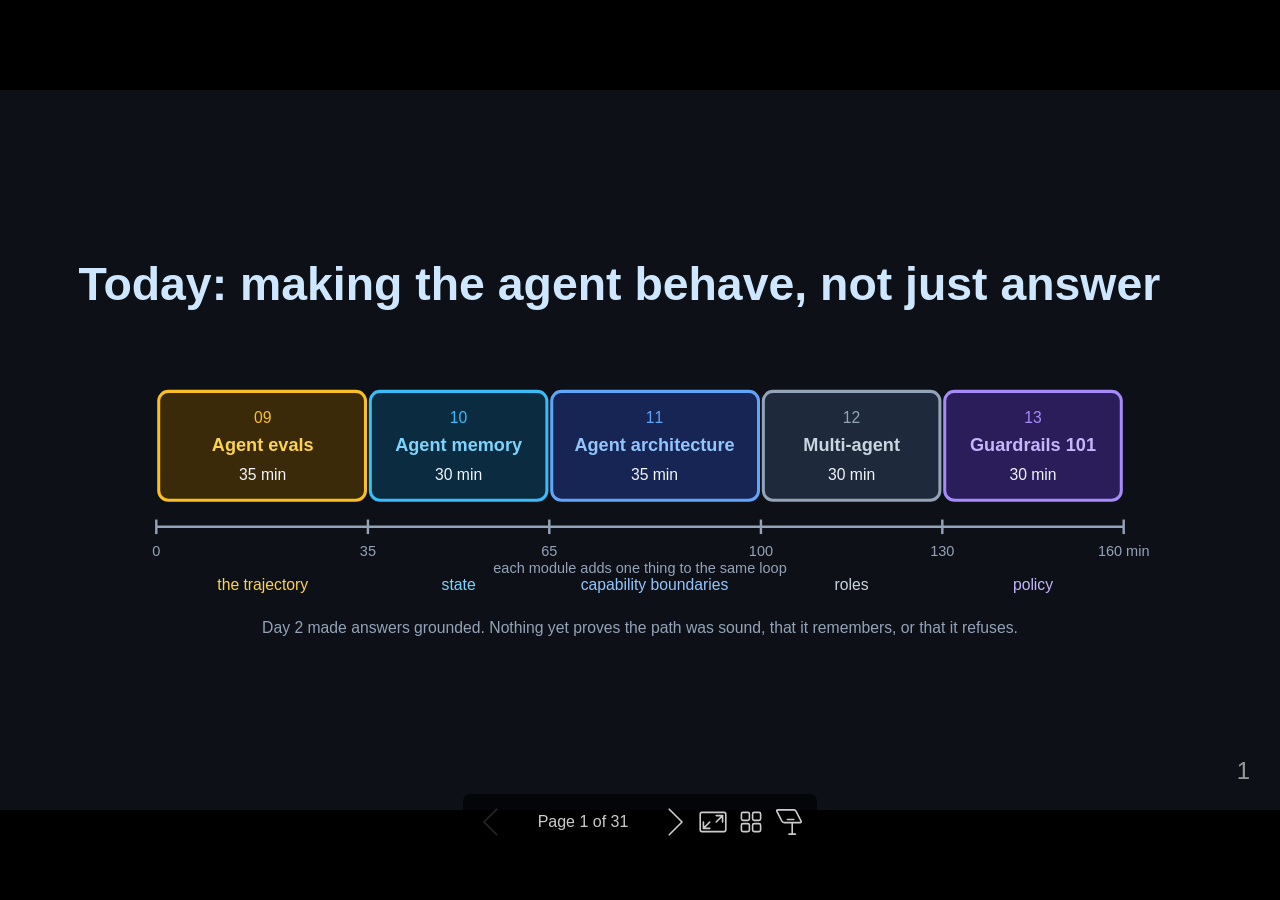
<file: docs/slides/chicago-sept-24/day3/day3.html>
<!DOCTYPE html><html lang="en-US"><head><title>Today: making the agent behave, not just answer</title><meta property="og:title" content="Today: making the agent behave, not just answer"><meta charset="UTF-8"><meta name="viewport" content="width=device-width,height=device-height,initial-scale=1.0"><meta name="apple-mobile-web-app-capable" content="yes"><meta http-equiv="X-UA-Compatible" content="ie=edge"><meta property="og:type" content="website"><meta name="twitter:card" content="summary"><style>@media screen{body[data-bespoke-view=""] .bespoke-marp-parent>.bespoke-marp-osc>button,body[data-bespoke-view=next] .bespoke-marp-parent>.bespoke-marp-osc>button,body[data-bespoke-view=overview] button.bespoke-marp-overview-close,body[data-bespoke-view=presenter] .bespoke-marp-presenter-container .bespoke-marp-presenter-info-container .bespoke-marp-presenter-info-page-area .bespoke-marp-presenter-info-page,body[data-bespoke-view=presenter] .bespoke-marp-presenter-container .bespoke-marp-presenter-info-container button,body[data-bespoke-view=presenter] .bespoke-marp-presenter-container .bespoke-marp-presenter-note-container button{appearance:none;background-color:initial;border:0;color:inherit;cursor:pointer;font-size:inherit;opacity:.8;outline:none;padding:0;transition:opacity .2s linear;-webkit-tap-highlight-color:transparent}body[data-bespoke-view=""] .bespoke-marp-parent>.bespoke-marp-osc>button:disabled,body[data-bespoke-view=next] .bespoke-marp-parent>.bespoke-marp-osc>button:disabled,body[data-bespoke-view=overview] button.bespoke-marp-overview-close:disabled,body[data-bespoke-view=presenter] .bespoke-marp-presenter-container .bespoke-marp-presenter-info-container .bespoke-marp-presenter-info-page-area .bespoke-marp-presenter-info-page:disabled,body[data-bespoke-view=presenter] .bespoke-marp-presenter-container .bespoke-marp-presenter-info-container button:disabled,body[data-bespoke-view=presenter] .bespoke-marp-presenter-container .bespoke-marp-presenter-note-container button:disabled{cursor:not-allowed;opacity:.15!important}body[data-bespoke-view=""] .bespoke-marp-parent>.bespoke-marp-osc>button:hover,body[data-bespoke-view=next] .bespoke-marp-parent>.bespoke-marp-osc>button:hover,body[data-bespoke-view=overview] button.bespoke-marp-overview-close:hover,body[data-bespoke-view=presenter] .bespoke-marp-presenter-container .bespoke-marp-presenter-info-container .bespoke-marp-presenter-info-page-area .bespoke-marp-presenter-info-page:hover,body[data-bespoke-view=presenter] .bespoke-marp-presenter-container .bespoke-marp-presenter-info-container button:hover,body[data-bespoke-view=presenter] .bespoke-marp-presenter-container .bespoke-marp-presenter-note-container button:hover{opacity:1}body[data-bespoke-view=""] .bespoke-marp-parent>.bespoke-marp-osc>button:hover:active,body[data-bespoke-view=next] .bespoke-marp-parent>.bespoke-marp-osc>button:hover:active,body[data-bespoke-view=overview] button.bespoke-marp-overview-close:hover:active,body[data-bespoke-view=presenter] .bespoke-marp-presenter-container .bespoke-marp-presenter-info-container .bespoke-marp-presenter-info-page-area .bespoke-marp-presenter-info-page:hover:active,body[data-bespoke-view=presenter] .bespoke-marp-presenter-container .bespoke-marp-presenter-info-container button:hover:active,body[data-bespoke-view=presenter] .bespoke-marp-presenter-container .bespoke-marp-presenter-note-container button:hover:active{opacity:.6}body[data-bespoke-view=""] .bespoke-marp-parent>.bespoke-marp-osc>button:hover:not(:disabled),body[data-bespoke-view=next] .bespoke-marp-parent>.bespoke-marp-osc>button:hover:not(:disabled),body[data-bespoke-view=overview] button.bespoke-marp-overview-close:hover:not(:disabled),body[data-bespoke-view=presenter] .bespoke-marp-presenter-container .bespoke-marp-presenter-info-container .bespoke-marp-presenter-info-page-area .bespoke-marp-presenter-info-page:hover:not(:disabled),body[data-bespoke-view=presenter] .bespoke-marp-presenter-container .bespoke-marp-presenter-info-container button:hover:not(:disabled),body[data-bespoke-view=presenter] .bespoke-marp-presenter-container .bespoke-marp-presenter-note-container button:hover:not(:disabled){transition:none}body[data-bespoke-view=""] .bespoke-marp-parent>.bespoke-marp-osc>button[data-bespoke-marp-osc=prev],body[data-bespoke-view=next] .bespoke-marp-parent>.bespoke-marp-osc>button[data-bespoke-marp-osc=prev],body[data-bespoke-view=presenter] .bespoke-marp-presenter-container .bespoke-marp-presenter-info-container button.bespoke-marp-presenter-info-page-prev{background:#0000 url("[data-uri]") no-repeat 50%;background-size:contain;overflow:hidden;text-indent:100%;white-space:nowrap}body[data-bespoke-view=""] .bespoke-marp-parent>.bespoke-marp-osc>button[data-bespoke-marp-osc=next],body[data-bespoke-view=next] .bespoke-marp-parent>.bespoke-marp-osc>button[data-bespoke-marp-osc=next],body[data-bespoke-view=presenter] .bespoke-marp-presenter-container .bespoke-marp-presenter-info-container button.bespoke-marp-presenter-info-page-next{background:#0000 url("[data-uri]") no-repeat 50%;background-size:contain;overflow:hidden;text-indent:100%;white-space:nowrap}:is(body[data-bespoke-view=""],body[data-bespoke-view=next]) .bespoke-marp-parent>.bespoke-marp-osc>button[data-bespoke-marp-osc=fullscreen]{background:#0000 url("[data-uri]") no-repeat 50%;background-size:contain;overflow:hidden;text-indent:100%;white-space:nowrap}:is(body[data-bespoke-view=""],body[data-bespoke-view=next]) .bespoke-marp-parent>.bespoke-marp-osc>button.exit[data-bespoke-marp-osc=fullscreen]{background-image:url("[data-uri]")}:is(body[data-bespoke-view=""],body[data-bespoke-view=next]) .bespoke-marp-parent>.bespoke-marp-osc>button[data-bespoke-marp-osc=presenter]{background:#0000 url("[data-uri]") no-repeat 50%;background-size:contain;overflow:hidden;text-indent:100%;white-space:nowrap}body[data-bespoke-view=overview] button.bespoke-marp-overview-close,body[data-bespoke-view=presenter] .bespoke-marp-presenter-container .bespoke-marp-presenter-note-container button.bespoke-marp-presenter-note-bigger{background:#0000 url("[data-uri]") no-repeat 50%;background-size:contain;overflow:hidden;text-indent:100%;white-space:nowrap}body[data-bespoke-view=presenter] .bespoke-marp-presenter-container .bespoke-marp-presenter-note-container button.bespoke-marp-presenter-note-smaller{background:#0000 url("[data-uri]") no-repeat 50%;background-size:contain;overflow:hidden;text-indent:100%;white-space:nowrap}:is(body[data-bespoke-view=""],body[data-bespoke-view=next]) .bespoke-marp-parent>.bespoke-marp-osc>button[data-bespoke-marp-osc=overview]{background:#0000 url("[data-uri]") no-repeat 50%;background-size:contain;overflow:hidden;text-indent:100%;white-space:nowrap}}@keyframes __bespoke_marp_transition_reduced_outgoing__{0%{opacity:1}to{opacity:0}}@keyframes __bespoke_marp_transition_reduced_incoming__{0%{mix-blend-mode:plus-lighter;opacity:0}to{mix-blend-mode:plus-lighter;opacity:1}}.bespoke-marp-note,.bespoke-marp-osc,.bespoke-progress-parent{display:none;transition:none}@media screen{::view-transition-group(*){animation-duration:var(--marp-bespoke-transition-animation-duration,.5s);animation-timing-function:ease}::view-transition-new(*),::view-transition-old(*){animation-delay:0s;animation-direction:var(--marp-bespoke-transition-animation-direction,normal);animation-duration:var(--marp-bespoke-transition-animation-duration,.5s);animation-fill-mode:both;animation-name:var(--marp-bespoke-transition-animation-name,var(--marp-bespoke-transition-animation-name-fallback,__bespoke_marp_transition_no_animation__));mix-blend-mode:normal}::view-transition-old(*){--marp-bespoke-transition-animation-name-fallback:__bespoke_marp_transition_reduced_outgoing__;animation-timing-function:ease}::view-transition-new(*){--marp-bespoke-transition-animation-name-fallback:__bespoke_marp_transition_reduced_incoming__;animation-timing-function:ease}::view-transition-new(root),::view-transition-old(root){animation-timing-function:linear}::view-transition-new(__bespoke_marp_transition_osc__),::view-transition-old(__bespoke_marp_transition_osc__){animation-duration:0s!important;animation-name:__bespoke_marp_transition_osc__!important}::view-transition-new(__bespoke_marp_transition_osc__){opacity:0!important}.bespoke-marp-transition-warming-up::view-transition-group(*),.bespoke-marp-transition-warming-up::view-transition-new(*),.bespoke-marp-transition-warming-up::view-transition-old(*){animation-play-state:paused!important}body,html{height:100%;margin:0}body{background:#000;overflow:hidden}svg.bespoke-marp-slide{content-visibility:hidden;interactivity:inert;opacity:0;pointer-events:none;z-index:-1}svg.bespoke-marp-slide:not(.bespoke-marp-active) *{view-transition-name:none!important}svg.bespoke-marp-slide.bespoke-marp-active{content-visibility:visible;interactivity:auto;opacity:1;pointer-events:auto;z-index:0}svg.bespoke-marp-slide.bespoke-marp-active.bespoke-marp-active-ready *{animation-name:__bespoke_marp__!important}@supports not (content-visibility:hidden){svg.bespoke-marp-slide[data-bespoke-marp-load=hideable]{display:none}svg.bespoke-marp-slide[data-bespoke-marp-load=hideable].bespoke-marp-active{display:block}}}@media screen and (prefers-reduced-motion:reduce){svg.bespoke-marp-slide *{view-transition-name:none!important}}@media screen{[data-bespoke-marp-fragment=inactive]{visibility:hidden}:is(body[data-bespoke-view=""],body[data-bespoke-view=next]) .bespoke-marp-parent{inset:0;position:absolute}:is(body[data-bespoke-view=""],body[data-bespoke-view=next]) .bespoke-marp-parent>.bespoke-marp-osc{background:#000000a6;border-radius:7px;bottom:50px;color:#fff;contain:paint;display:block;font-family:Helvetica,Arial,sans-serif;font-size:16px;left:50%;line-height:0;opacity:1;padding:12px;position:absolute;touch-action:manipulation;transform:translateX(-50%);transition:opacity .2s linear;-webkit-user-select:none;user-select:none;view-transition-name:__bespoke_marp_transition_osc__;white-space:nowrap;will-change:transform;z-index:1}:is(body[data-bespoke-view=""],body[data-bespoke-view=next]) .bespoke-marp-parent>.bespoke-marp-osc>:where(*){margin-left:6px}:is(body[data-bespoke-view=""],body[data-bespoke-view=next]) .bespoke-marp-parent>.bespoke-marp-osc>:where(*):where(:first-child){margin-left:0}:is(body[data-bespoke-view=""],body[data-bespoke-view=next]) .bespoke-marp-parent>.bespoke-marp-osc>span{opacity:.8}:is(body[data-bespoke-view=""],body[data-bespoke-view=next]) .bespoke-marp-parent>.bespoke-marp-osc>span[data-bespoke-marp-osc=page]{display:inline-block;min-width:140px;text-align:center}:is(body[data-bespoke-view=""],body[data-bespoke-view=next]) .bespoke-marp-parent>.bespoke-marp-osc>button[data-bespoke-marp-osc=fullscreen],:is(body[data-bespoke-view=""],body[data-bespoke-view=next]) .bespoke-marp-parent>.bespoke-marp-osc>button[data-bespoke-marp-osc=next],:is(body[data-bespoke-view=""],body[data-bespoke-view=next]) .bespoke-marp-parent>.bespoke-marp-osc>button[data-bespoke-marp-osc=overview],:is(body[data-bespoke-view=""],body[data-bespoke-view=next]) .bespoke-marp-parent>.bespoke-marp-osc>button[data-bespoke-marp-osc=presenter],:is(body[data-bespoke-view=""],body[data-bespoke-view=next]) .bespoke-marp-parent>.bespoke-marp-osc>button[data-bespoke-marp-osc=prev]{height:32px;line-height:32px;width:32px}:is(body[data-bespoke-view=""],body[data-bespoke-view=next]) .bespoke-marp-parent.bespoke-marp-inactive{cursor:none}:is(body[data-bespoke-view=""],body[data-bespoke-view=next]) .bespoke-marp-parent.bespoke-marp-inactive>.bespoke-marp-osc{opacity:0;pointer-events:none}:is(body[data-bespoke-view=""],body[data-bespoke-view=next]) svg.bespoke-marp-slide{height:100%;left:0;position:absolute;top:0;width:100%}body[data-bespoke-view=""] .bespoke-progress-parent{background:#222;display:flex;height:5px;width:100%}body[data-bespoke-view=""] .bespoke-progress-parent+:where(.bespoke-marp-parent){top:5px}body[data-bespoke-view=""] .bespoke-progress-parent .bespoke-progress-bar{background:#0288d1;flex:0 0 0;transition:flex-basis .2s cubic-bezier(0,1,1,1)}body[data-bespoke-view=next]{background:#0000}body[data-bespoke-view=presenter]{background:#161616}body[data-bespoke-view=presenter] .bespoke-marp-presenter-container{display:grid;font-family:Helvetica,Arial,sans-serif;grid-template:"current dragbar next" minmax(140px,1fr) "current dragbar note" 2fr "info    dragbar note" 3em;grid-template-columns:minmax(3px,var(--bespoke-marp-presenter-split-ratio,66%)) 0 minmax(3px,1fr);height:100%;left:0;position:absolute;top:0;width:100%}body[data-bespoke-view=presenter] .bespoke-marp-presenter-container :where(.bespoke-marp-parent){grid-area:current;overflow:hidden;position:relative}body[data-bespoke-view=presenter] .bespoke-marp-presenter-container :where(.bespoke-marp-parent) :where(svg.bespoke-marp-slide){height:calc(100% - 40px);left:20px;pointer-events:none;position:absolute;top:20px;-webkit-user-select:none;user-select:none;width:calc(100% - 40px)}body[data-bespoke-view=presenter] .bespoke-marp-presenter-container :where(.bespoke-marp-parent) :where(svg.bespoke-marp-slide).bespoke-marp-active{filter:drop-shadow(0 3px 10px rgba(0,0,0,.5))}body[data-bespoke-view=presenter] .bespoke-marp-presenter-container .bespoke-marp-presenter-dragbar-container{background:#0288d1;cursor:col-resize;grid-area:dragbar;margin-left:-3px;opacity:0;position:relative;transition:opacity .4s linear .1s;width:6px;z-index:10}body[data-bespoke-view=presenter] .bespoke-marp-presenter-container .bespoke-marp-presenter-dragbar-container:hover{opacity:1}body[data-bespoke-view=presenter] .bespoke-marp-presenter-container .bespoke-marp-presenter-dragbar-container.active{opacity:1;transition-delay:0s}body[data-bespoke-view=presenter] .bespoke-marp-presenter-container .bespoke-marp-presenter-next-container{background:#222;cursor:pointer;display:none;grid-area:next;overflow:hidden;position:relative}body[data-bespoke-view=presenter] .bespoke-marp-presenter-container .bespoke-marp-presenter-next-container.active{display:block}body[data-bespoke-view=presenter] .bespoke-marp-presenter-container .bespoke-marp-presenter-next-container iframe.bespoke-marp-presenter-next{background:#0000;border:0;display:block;filter:drop-shadow(0 3px 10px rgba(0,0,0,.5));height:calc(100% - 40px);left:20px;pointer-events:none;position:absolute;interactivity:inert;top:20px;-webkit-user-select:none;user-select:none;width:calc(100% - 40px)}body[data-bespoke-view=presenter] .bespoke-marp-presenter-container .bespoke-marp-presenter-note-container{background:#222;color:#eee;grid-area:note;position:relative;z-index:1}body[data-bespoke-view=presenter] .bespoke-marp-presenter-container .bespoke-marp-presenter-note-container button{height:1.5em;line-height:1.5em;width:1.5em}body[data-bespoke-view=presenter] .bespoke-marp-presenter-container .bespoke-marp-presenter-note-container .bespoke-marp-presenter-note-wrapper{display:block;inset:0;position:absolute}body[data-bespoke-view=presenter] .bespoke-marp-presenter-container .bespoke-marp-presenter-note-container .bespoke-marp-presenter-note-buttons{background:#000000a6;border-radius:4px;bottom:0;display:flex;gap:4px;margin:12px;opacity:0;padding:6px;pointer-events:none;position:absolute;right:0;transition:opacity .2s linear}body[data-bespoke-view=presenter] .bespoke-marp-presenter-container .bespoke-marp-presenter-note-container .bespoke-marp-presenter-note-buttons:focus-within,body[data-bespoke-view=presenter] .bespoke-marp-presenter-container .bespoke-marp-presenter-note-container .bespoke-marp-presenter-note-wrapper:focus-within+.bespoke-marp-presenter-note-buttons,body[data-bespoke-view=presenter] .bespoke-marp-presenter-container .bespoke-marp-presenter-note-container:hover .bespoke-marp-presenter-note-buttons{opacity:1;pointer-events:auto}body[data-bespoke-view=presenter] .bespoke-marp-presenter-container .bespoke-marp-presenter-note-container .bespoke-marp-note{box-sizing:border-box;font-size:calc(1.1em*var(--bespoke-marp-note-font-scale, 1));height:calc(100% - 40px);margin:20px;overflow:auto;padding-right:3px;white-space:pre-wrap;width:calc(100% - 40px);word-wrap:break-word;scrollbar-color:#eeeeee80 #0000;scrollbar-width:thin}body[data-bespoke-view=presenter] .bespoke-marp-presenter-container .bespoke-marp-presenter-note-container .bespoke-marp-note::-webkit-scrollbar{width:6px}body[data-bespoke-view=presenter] .bespoke-marp-presenter-container .bespoke-marp-presenter-note-container .bespoke-marp-note::-webkit-scrollbar-track{background:#0000}body[data-bespoke-view=presenter] .bespoke-marp-presenter-container .bespoke-marp-presenter-note-container .bespoke-marp-note::-webkit-scrollbar-thumb{background:#eeeeee80;border-radius:6px}body[data-bespoke-view=presenter] .bespoke-marp-presenter-container .bespoke-marp-presenter-note-container .bespoke-marp-note:empty{pointer-events:none}body[data-bespoke-view=presenter] .bespoke-marp-presenter-container .bespoke-marp-presenter-note-container .bespoke-marp-note.active{display:block}body[data-bespoke-view=presenter] .bespoke-marp-presenter-container .bespoke-marp-presenter-note-container .bespoke-marp-note p:first-child{margin-top:0}body[data-bespoke-view=presenter] .bespoke-marp-presenter-container .bespoke-marp-presenter-note-container .bespoke-marp-note p:last-child{margin-bottom:0}body[data-bespoke-view=presenter] .bespoke-marp-presenter-container .bespoke-marp-presenter-info-container{align-items:center;box-sizing:border-box;color:#eee;display:flex;flex-wrap:nowrap;grid-area:info;justify-content:center;overflow:hidden;padding:0 10px}body[data-bespoke-view=presenter] .bespoke-marp-presenter-container .bespoke-marp-presenter-info-container :is(.bespoke-marp-presenter-info-page-area,.bespoke-marp-presenter-info-time,.bespoke-marp-presenter-info-timer){box-sizing:border-box;display:block;padding:0 10px;white-space:nowrap;width:100%}body[data-bespoke-view=presenter] .bespoke-marp-presenter-container .bespoke-marp-presenter-info-container button{height:1.5em;line-height:1.5em;width:1.5em}body[data-bespoke-view=presenter] .bespoke-marp-presenter-container .bespoke-marp-presenter-info-container .bespoke-marp-presenter-info-page-area{order:2;text-align:center}body[data-bespoke-view=presenter] .bespoke-marp-presenter-container .bespoke-marp-presenter-info-container .bespoke-marp-presenter-info-page-area .bespoke-marp-presenter-info-page{display:inline-block;min-width:120px;text-align:center}body[data-bespoke-view=presenter] .bespoke-marp-presenter-container .bespoke-marp-presenter-info-container .bespoke-marp-presenter-info-time{color:#999;order:1;text-align:left}body[data-bespoke-view=presenter] .bespoke-marp-presenter-container .bespoke-marp-presenter-info-container .bespoke-marp-presenter-info-timer{color:#999;order:3;text-align:right}body[data-bespoke-view=presenter] .bespoke-marp-presenter-container .bespoke-marp-presenter-info-container .bespoke-marp-presenter-info-timer:hover{cursor:pointer}body[data-bespoke-view=overview]{background:#161616;overflow:auto}body[data-bespoke-view=overview] [data-bespoke-marp-fragment=inactive]{visibility:visible}body[data-bespoke-view=overview] .bespoke-marp-overview-header{backdrop-filter:blur(4px);background:#222222d9;box-shadow:0 3px 10px #00000080;box-sizing:border-box;display:flex;height:48px;inset:0 0 auto;justify-content:flex-end;padding:10px;position:fixed;z-index:1}body[data-bespoke-view=overview] button.bespoke-marp-overview-close{height:28px;line-height:28px;transform:rotate(45deg);width:28px}body[data-bespoke-view=overview] .bespoke-marp-parent{display:grid;gap:40px;grid-template-columns:repeat(auto-fit,minmax(0,240px));justify-content:space-around;padding:30px}body[data-bespoke-view=overview] .bespoke-marp-parent svg.bespoke-marp-slide{--bov-selected:#0000;--bov-focus:#161616;--bov-focus-outline:#0000;background-image:conic-gradient(#161616 0 0),conic-gradient(var(--bov-focus) 0 0),conic-gradient(var(--bov-focus-outline) 0 0),conic-gradient(var(--bov-selected) 0 0);background-position:5px 5px,3px 3px,2px 2px,0 0;background-repeat:no-repeat;background-size:calc(100% - 10px) calc(100% - 10px),calc(100% - 6px) calc(100% - 6px),calc(100% - 4px) calc(100% - 4px),100% 100%;content-visibility:visible;cursor:pointer;filter:drop-shadow(0 3px 10px rgba(0,0,0,.5));margin:-6px;padding:6px;interactivity:auto;opacity:1;outline:0;pointer-events:auto;scroll-margin-block:30px;width:100%;z-index:0}body[data-bespoke-view=overview] .bespoke-marp-parent svg.bespoke-marp-slide *,body[data-bespoke-view=overview] .bespoke-marp-parent svg.bespoke-marp-slide.bespoke-marp-active *{pointer-events:none;interactivity:inert}body[data-bespoke-view=overview] .bespoke-marp-parent :is(svg.bespoke-marp-slide:active,svg.bespoke-marp-slide:focus-visible,svg.bespoke-marp-slide:hover){--bov-focus-outline:#161616}body[data-bespoke-view=overview] .bespoke-marp-parent svg.bespoke-marp-slide:focus-visible,body[data-bespoke-view=overview] .bespoke-marp-parent svg.bespoke-marp-slide:hover{--bov-focus:#999}body[data-bespoke-view=overview] .bespoke-marp-parent svg.bespoke-marp-slide:active{--bov-focus:#eee}body[data-bespoke-view=overview] .bespoke-marp-parent svg.bespoke-marp-slide.bespoke-marp-active{--bov-selected:#0288d1}body[data-bespoke-view=overview]:has(.bespoke-marp-overview-header) .bespoke-marp-parent{padding-top:78px}body[data-bespoke-view=overview]:has(.bespoke-marp-overview-header) .bespoke-marp-parent svg.bespoke-marp-slide{scroll-margin-top:78px}.bespoke-marp-overview{background:#000000a6;inset:0;opacity:0;pointer-events:none;position:fixed;transition:opacity .1s ease;z-index:10}.bespoke-marp-overview iframe{background:#222;border:0;display:block;height:100%;left:0;position:absolute;top:0;width:100%}.bespoke-marp-overview[data-open="1"]{opacity:1;pointer-events:auto}}@media print{.bespoke-marp-overview,.bespoke-marp-presenter-info-container,.bespoke-marp-presenter-next-container,.bespoke-marp-presenter-note-container{display:none}}</style><style>div#\:\$p > svg > foreignObject > section{width:1280px;height:720px;box-sizing:border-box;overflow:hidden;position:relative;scroll-snap-align:center center;-webkit-text-size-adjust:100%;text-size-adjust:100%}div#\:\$p > svg > foreignObject > section::after{bottom:0;content:attr(data-marpit-pagination);padding:inherit;pointer-events:none;position:absolute;right:0}div#\:\$p > svg > foreignObject > section:not([data-marpit-pagination])::after{display:none}div#\:\$p > svg > foreignObject > section :where(:is(h1, marp-h1)){font-size:2em;margin-block:0.67em}div#\:\$p > svg > foreignObject > section section:where(:is(h1, marp-h1)){--marpit-root-font-size: 2em}div#\:\$p > svg > foreignObject > section video::-webkit-media-controls{will-change:transform}@page {size:1280px 720px;margin:0}@media print{html, body{background-color:#fff;margin:0;page-break-inside:avoid;break-inside:avoid-page}div#\:\$p > svg > foreignObject > section{page-break-before:always;break-before:page}div#\:\$p > svg > foreignObject > section, div#\:\$p > svg > foreignObject > section *{-webkit-print-color-adjust:exact!important;animation-delay:0s!important;animation-duration:0s!important;color-adjust:exact!important;print-color-adjust:exact!important;transition:none!important}div#\:\$p > svg[data-marpit-svg]{display:block;height:100vh;width:100vw}}div#\:\$p > svg > foreignObject > :where(section){container-type:size}div#\:\$p > svg > foreignObject > section img[data-marp-twemoji]{background:transparent;height:1em;margin:0 .05em 0 .1em;vertical-align:-.1em;width:1em}div#\:\$p > svg > foreignObject > section{--fgColor-danger:light-dark(#d1242f, #f85149);--bgColor-attention-muted:light-dark(#fff8c5, #bb800926);--bgColor-muted:light-dark(#f6f8fa, #151b23);--bgColor-neutral-muted:light-dark(#818b981f, #656c7633);--borderColor-accent-emphasis:light-dark(#0969da, #1f6feb);--borderColor-attention-emphasis:light-dark(#9a6700, #9e6a03);--borderColor-danger-emphasis:light-dark(#cf222e, #da3633);--borderColor-default:light-dark(#d1d9e0, #3d444d);--borderColor-done-emphasis:light-dark(#8250df, #8957e5);--borderColor-success-emphasis:light-dark(#1a7f37, #238636);--color-prettylights-syntax-brackethighlighter-angle:light-dark(#59636e, #9198a1);--color-prettylights-syntax-brackethighlighter-unmatched:light-dark(#82071e, #f85149);--color-prettylights-syntax-carriage-return-bg:light-dark(#cf222e, #b62324);--color-prettylights-syntax-carriage-return-text:light-dark(#f6f8fa, #f0f6fc);--color-prettylights-syntax-comment:light-dark(#59636e, #9198a1);--color-prettylights-syntax-constant:light-dark(#0550ae, #79c0ff);--color-prettylights-syntax-constant-other-reference-link:light-dark(#0a3069, #a5d6ff);--color-prettylights-syntax-entity:light-dark(#6639ba, #d2a8ff);--color-prettylights-syntax-entity-tag:light-dark(#0550ae, #7ee787);--color-prettylights-syntax-invalid-illegal-text:light-dark(var(--fgColor-danger), var(--fgColor-danger));--color-prettylights-syntax-keyword:light-dark(#cf222e, #ff7b72);--color-prettylights-syntax-markup-changed-bg:light-dark(#ffd8b5, #5a1e02);--color-prettylights-syntax-markup-changed-text:light-dark(#953800, #ffdfb6);--color-prettylights-syntax-markup-deleted-bg:light-dark(#ffebe9, #67060c);--color-prettylights-syntax-markup-deleted-text:light-dark(#82071e, #ffdcd7);--color-prettylights-syntax-markup-heading:light-dark(#0550ae, #1f6feb);--color-prettylights-syntax-markup-ignored-bg:light-dark(#0550ae, #1158c7);--color-prettylights-syntax-markup-ignored-text:light-dark(#d1d9e0, #f0f6fc);--color-prettylights-syntax-markup-inserted-bg:light-dark(#dafbe1, #033a16);--color-prettylights-syntax-markup-inserted-text:light-dark(#116329, #aff5b4);--color-prettylights-syntax-markup-list:light-dark(#3b2300, #f2cc60);--color-prettylights-syntax-meta-diff-range:light-dark(#8250df, #d2a8ff);--color-prettylights-syntax-string:light-dark(#0a3069, #a5d6ff);--color-prettylights-syntax-string-regexp:light-dark(#116329, #7ee787);--color-prettylights-syntax-sublimelinter-gutter-mark:light-dark(#818b98, #3d444d);--color-prettylights-syntax-variable:light-dark(#953800, #ffa657);--fgColor-accent:light-dark(#0969da, #4493f8);--fgColor-attention:light-dark(#9a6700, #d29922);--fgColor-done:light-dark(#8250df, #ab7df8);--fgColor-muted:light-dark(#59636e, #9198a1);--fgColor-success:light-dark(#1a7f37, #3fb950);--bgColor-default:light-dark(#fff, #0d1117);--borderColor-muted:light-dark(#d1d9e0b3, #3d444db3);--color-prettylights-syntax-invalid-illegal-bg:light-dark(var(--bgColor-danger-muted), var(--bgColor-danger-muted));--color-prettylights-syntax-markup-bold:light-dark(#1f2328, #f0f6fc);--color-prettylights-syntax-markup-italic:light-dark(#1f2328, #f0f6fc);--color-prettylights-syntax-storage-modifier-import:light-dark(#1f2328, #f0f6fc);--fgColor-default:light-dark(#1f2328, #f0f6fc);--focus-outlineColor:light-dark(var(--borderColor-accent-emphasis), var(--borderColor-accent-emphasis));--borderColor-neutral-muted:light-dark(var(--borderColor-muted), var(--borderColor-muted));--base-size-16:calc(var(--marpit-root-font-size, 1rem) * 1);--base-size-24:calc(var(--marpit-root-font-size, 1rem) * 1.5);--base-size-4:calc(var(--marpit-root-font-size, 1rem) * 0.25);--base-size-40:calc(var(--marpit-root-font-size, 1rem) * 2.5);--base-size-8:calc(var(--marpit-root-font-size, 1rem) * 0.5);--base-text-weight-medium:500;--base-text-weight-normal:400;--base-text-weight-semibold:600;--fontStack-monospace:ui-monospace, SFMono-Regular, SF Mono, Menlo, Consolas, Liberation Mono, monospace;--fontStack-sansSerif:-apple-system, BlinkMacSystemFont, "Segoe UI", "Noto Sans", Helvetica, Arial, sans-serif, "Apple Color Emoji", "Segoe UI Emoji";}/*!
 * Marp default theme.
 *
 * @theme default
 * @author Yuki Hattori
 *
 * @auto-scaling true
 * @size 16:9 1280px 720px
 * @size 4:3 960px 720px
 */div#\:\$p > svg > foreignObject > section [data-theme=light],div#\:\$p > svg > foreignObject > section{color-scheme:light}div#\:\$p > svg > foreignObject > section [data-theme=dark],div#\:\$p > svg > foreignObject > section:where(.invert){color-scheme:dark}div#\:\$p > svg > foreignObject > section{-ms-text-size-adjust:100%;-webkit-text-size-adjust:100%;margin:0;font-weight:var(--base-text-weight-normal, 400);color:var(--fgColor-default);background-color:var(--bgColor-default);font-family:var(--fontStack-sansSerif, -apple-system, BlinkMacSystemFont, "Segoe UI", "Noto Sans", Helvetica, Arial, sans-serif, "Apple Color Emoji", "Segoe UI Emoji");font-size:16px;line-height:1.5;word-wrap:break-word}div#\:\$p > svg > foreignObject > section{--marpit-root-font-size:16px}div#\:\$p > svg > foreignObject > section a{text-decoration:underline;text-underline-offset:calc(var(--marpit-root-font-size, 1rem) * .2)}div#\:\$p > svg > foreignObject > section :is(h1, marp-h1):hover .anchor .octicon-link:before,div#\:\$p > svg > foreignObject > section :is(h2, marp-h2):hover .anchor .octicon-link:before,div#\:\$p > svg > foreignObject > section :is(h3, marp-h3):hover .anchor .octicon-link:before,div#\:\$p > svg > foreignObject > section :is(h4, marp-h4):hover .anchor .octicon-link:before,div#\:\$p > svg > foreignObject > section :is(h5, marp-h5):hover .anchor .octicon-link:before,div#\:\$p > svg > foreignObject > section :is(h6, marp-h6):hover .anchor .octicon-link:before{width:16px;height:16px;content:" ";display:inline-block;background-color:currentColor;-webkit-mask-image:url('data:image/svg+xml;charset=utf-8,<svg xmlns="http://www.w3.org/2000/svg" aria-hidden="true" viewBox="0 0 16 16"><path fill-rule="evenodd" d="M7.775 3.275a.75.75 0 0 0 1.06 1.06l1.25-1.25a2 2 0 1 1 2.83 2.83l-2.5 2.5a2 2 0 0 1-2.83 0 .75.75 0 0 0-1.06 1.06 3.5 3.5 0 0 0 4.95 0l2.5-2.5a3.5 3.5 0 0 0-4.95-4.95zm-4.69 9.64a2 2 0 0 1 0-2.83l2.5-2.5a2 2 0 0 1 2.83 0 .75.75 0 0 0 1.06-1.06 3.5 3.5 0 0 0-4.95 0l-2.5 2.5a3.5 3.5 0 0 0 4.95 4.95l1.25-1.25a.75.75 0 0 0-1.06-1.06l-1.25 1.25a2 2 0 0 1-2.83 0"/></svg>');mask-image:url('data:image/svg+xml;charset=utf-8,<svg xmlns="http://www.w3.org/2000/svg" aria-hidden="true" viewBox="0 0 16 16"><path fill-rule="evenodd" d="M7.775 3.275a.75.75 0 0 0 1.06 1.06l1.25-1.25a2 2 0 1 1 2.83 2.83l-2.5 2.5a2 2 0 0 1-2.83 0 .75.75 0 0 0-1.06 1.06 3.5 3.5 0 0 0 4.95 0l2.5-2.5a3.5 3.5 0 0 0-4.95-4.95zm-4.69 9.64a2 2 0 0 1 0-2.83l2.5-2.5a2 2 0 0 1 2.83 0 .75.75 0 0 0 1.06-1.06 3.5 3.5 0 0 0-4.95 0l-2.5 2.5a3.5 3.5 0 0 0 4.95 4.95l1.25-1.25a.75.75 0 0 0-1.06-1.06l-1.25 1.25a2 2 0 0 1-2.83 0"/></svg>')}div#\:\$p > svg > foreignObject > section details,div#\:\$p > svg > foreignObject > section figcaption,div#\:\$p > svg > foreignObject > section figure{display:block}div#\:\$p > svg > foreignObject > section summary{display:list-item}div#\:\$p > svg > foreignObject > section [hidden]{display:none!important}div#\:\$p > svg > foreignObject > section a{background-color:transparent;color:var(--fgColor-accent);text-decoration:none}div#\:\$p > svg > foreignObject > section abbr[title]{border-bottom:none;-webkit-text-decoration:underline dotted;text-decoration:underline dotted}div#\:\$p > svg > foreignObject > section b,div#\:\$p > svg > foreignObject > section strong{font-weight:var(--base-text-weight-semibold, 600)}div#\:\$p > svg > foreignObject > section dfn{font-style:italic}div#\:\$p > svg > foreignObject > section :is(h1, marp-h1){margin:.67em 0;font-weight:var(--base-text-weight-semibold, 600);padding-bottom:.3em;font-size:2em;border-bottom:1px solid var(--borderColor-muted)}div#\:\$p > svg > foreignObject > section mark{background-color:var(--bgColor-attention-muted);color:var(--fgColor-default)}div#\:\$p > svg > foreignObject > section small{font-size:90%}div#\:\$p > svg > foreignObject > section sub,div#\:\$p > svg > foreignObject > section sup{font-size:75%;line-height:0;position:relative;vertical-align:baseline}div#\:\$p > svg > foreignObject > section sub{bottom:-.25em}div#\:\$p > svg > foreignObject > section sup{top:-.5em}div#\:\$p > svg > foreignObject > section img{border-style:none;max-width:100%;box-sizing:content-box}div#\:\$p > svg > foreignObject > section code,div#\:\$p > svg > foreignObject > section kbd,div#\:\$p > svg > foreignObject > section :is(pre, marp-pre),div#\:\$p > svg > foreignObject > section samp{font-family:monospace;font-size:1em}div#\:\$p > svg > foreignObject > section figure{margin:1em var(--base-size-40)}div#\:\$p > svg > foreignObject > section hr{box-sizing:content-box;overflow:hidden;background:transparent;height:.25em;padding:0;margin:var(--base-size-24) 0;background-color:var(--borderColor-default);border:0}div#\:\$p > svg > foreignObject > section input{font:inherit;margin:0;overflow:visible;font-family:inherit;font-size:inherit;line-height:inherit}div#\:\$p > svg > foreignObject > section [type=button],div#\:\$p > svg > foreignObject > section [type=reset],div#\:\$p > svg > foreignObject > section [type=submit]{-webkit-appearance:button;-moz-appearance:button;appearance:button}div#\:\$p > svg > foreignObject > section [type=checkbox],div#\:\$p > svg > foreignObject > section [type=radio]{box-sizing:border-box;padding:0}div#\:\$p > svg > foreignObject > section [type=number]::-webkit-inner-spin-button,div#\:\$p > svg > foreignObject > section [type=number]::-webkit-outer-spin-button{height:auto}div#\:\$p > svg > foreignObject > section [type=search]::-webkit-search-cancel-button,div#\:\$p > svg > foreignObject > section [type=search]::-webkit-search-decoration{-webkit-appearance:none;appearance:none}div#\:\$p > svg > foreignObject > section ::-webkit-input-placeholder{color:inherit;opacity:.54}div#\:\$p > svg > foreignObject > section ::-webkit-file-upload-button{-webkit-appearance:button;appearance:button;font:inherit}div#\:\$p > svg > foreignObject > section a:hover{text-decoration:underline}div#\:\$p > svg > foreignObject > section ::-moz-placeholder{color:var(--fgColor-muted);opacity:1}div#\:\$p > svg > foreignObject > section ::placeholder{color:var(--fgColor-muted);opacity:1}div#\:\$p > svg > foreignObject > section hr:after,div#\:\$p > svg > foreignObject > section hr:before{display:table;content:""}div#\:\$p > svg > foreignObject > section hr:after{clear:both}div#\:\$p > svg > foreignObject > section table{border-spacing:0;border-collapse:collapse;display:block;width:-moz-max-content;width:max-content;max-width:100%;overflow:auto;font-variant:tabular-nums}div#\:\$p > svg > foreignObject > section td,div#\:\$p > svg > foreignObject > section th{padding:0}div#\:\$p > svg > foreignObject > section details summary{cursor:pointer}div#\:\$p > svg > foreignObject > section [role=button]:focus,div#\:\$p > svg > foreignObject > section a:focus,div#\:\$p > svg > foreignObject > section input[type=checkbox]:focus,div#\:\$p > svg > foreignObject > section input[type=radio]:focus{outline:2px solid var(--focus-outlineColor);outline-offset:-2px;box-shadow:none}div#\:\$p > svg > foreignObject > section [role=button]:focus:not(:focus-visible),div#\:\$p > svg > foreignObject > section a:focus:not(:focus-visible),div#\:\$p > svg > foreignObject > section input[type=checkbox]:focus:not(:focus-visible),div#\:\$p > svg > foreignObject > section input[type=radio]:focus:not(:focus-visible){outline:1px solid transparent}div#\:\$p > svg > foreignObject > section [role=button]:focus-visible,div#\:\$p > svg > foreignObject > section a:focus-visible,div#\:\$p > svg > foreignObject > section input[type=checkbox]:focus-visible,div#\:\$p > svg > foreignObject > section input[type=radio]:focus-visible{outline:2px solid var(--focus-outlineColor);outline-offset:-2px;box-shadow:none}div#\:\$p > svg > foreignObject > section a:not([class]):focus,div#\:\$p > svg > foreignObject > section a:not([class]):focus-visible,div#\:\$p > svg > foreignObject > section input[type=checkbox]:focus,div#\:\$p > svg > foreignObject > section input[type=checkbox]:focus-visible,div#\:\$p > svg > foreignObject > section input[type=radio]:focus,div#\:\$p > svg > foreignObject > section input[type=radio]:focus-visible{outline-offset:0}div#\:\$p > svg > foreignObject > section kbd{display:inline-block;padding:var(--base-size-4);font:11px var(--fontStack-monospace, ui-monospace, SFMono-Regular, SF Mono, Menlo, Consolas, Liberation Mono, monospace);line-height:10px;color:var(--fgColor-default);vertical-align:middle;background-color:var(--bgColor-muted);border-bottom-color:var(--borderColor-neutral-muted);border:1px solid var(--borderColor-neutral-muted);border-radius:6px;box-shadow:inset 0 -1px 0 var(--borderColor-neutral-muted)}div#\:\$p > svg > foreignObject > section :is(h1, marp-h1),div#\:\$p > svg > foreignObject > section :is(h2, marp-h2),div#\:\$p > svg > foreignObject > section :is(h3, marp-h3),div#\:\$p > svg > foreignObject > section :is(h4, marp-h4),div#\:\$p > svg > foreignObject > section :is(h5, marp-h5),div#\:\$p > svg > foreignObject > section :is(h6, marp-h6){margin-top:var(--base-size-24);margin-bottom:var(--base-size-16);font-weight:var(--base-text-weight-semibold, 600);line-height:1.25}div#\:\$p > svg > foreignObject > section :is(h2, marp-h2){padding-bottom:.3em;font-size:1.5em;border-bottom:1px solid var(--borderColor-muted)}div#\:\$p > svg > foreignObject > section :is(h2, marp-h2),div#\:\$p > svg > foreignObject > section :is(h3, marp-h3){font-weight:var(--base-text-weight-semibold, 600)}div#\:\$p > svg > foreignObject > section :is(h3, marp-h3){font-size:1.25em}div#\:\$p > svg > foreignObject > section :is(h4, marp-h4){font-size:1em}div#\:\$p > svg > foreignObject > section :is(h4, marp-h4),div#\:\$p > svg > foreignObject > section :is(h5, marp-h5){font-weight:var(--base-text-weight-semibold, 600)}div#\:\$p > svg > foreignObject > section :is(h5, marp-h5){font-size:.875em}div#\:\$p > svg > foreignObject > section :is(h6, marp-h6){font-weight:var(--base-text-weight-semibold, 600);font-size:.85em;color:var(--fgColor-muted)}div#\:\$p > svg > foreignObject > section p{margin-top:0;margin-bottom:10px}div#\:\$p > svg > foreignObject > section blockquote{margin:0;padding:0 1em;color:var(--fgColor-muted);border-left:.25em solid var(--borderColor-default)}div#\:\$p > svg > foreignObject > section ol,div#\:\$p > svg > foreignObject > section ul{margin-top:0;margin-bottom:0;padding-left:2em}div#\:\$p > svg > foreignObject > section ol ol,div#\:\$p > svg > foreignObject > section ul ol{list-style-type:lower-roman}div#\:\$p > svg > foreignObject > section ol ol ol,div#\:\$p > svg > foreignObject > section ol ul ol,div#\:\$p > svg > foreignObject > section ul ol ol,div#\:\$p > svg > foreignObject > section ul ul ol{list-style-type:lower-alpha}div#\:\$p > svg > foreignObject > section dd{margin-left:0}div#\:\$p > svg > foreignObject > section code,div#\:\$p > svg > foreignObject > section :is(pre, marp-pre),div#\:\$p > svg > foreignObject > section samp,div#\:\$p > svg > foreignObject > section tt{font-family:var(--fontStack-monospace, ui-monospace, SFMono-Regular, SF Mono, Menlo, Consolas, Liberation Mono, monospace);font-size:12px}div#\:\$p > svg > foreignObject > section :is(pre, marp-pre){margin-top:0;margin-bottom:0;word-wrap:normal}div#\:\$p > svg > foreignObject > section .octicon{display:inline-block;overflow:visible!important;vertical-align:text-bottom;fill:currentColor}div#\:\$p > svg > foreignObject > section input::-webkit-inner-spin-button,div#\:\$p > svg > foreignObject > section input::-webkit-outer-spin-button{margin:0;-webkit-appearance:none;appearance:none}div#\:\$p > svg > foreignObject > section .mr-2{margin-right:var(--base-size-8, 8px)!important}div#\:\$p > svg > foreignObject > section:after,div#\:\$p > svg > foreignObject > section:before{display:table}div#\:\$p > svg > foreignObject > section:after{clear:both}div#\:\$p > svg > foreignObject > section>:first-child{margin-top:0!important}div#\:\$p > svg > foreignObject > section>:last-child{margin-bottom:0!important}div#\:\$p > svg > foreignObject > section a:not([href]){color:inherit;text-decoration:none}div#\:\$p > svg > foreignObject > section .absent{color:var(--fgColor-danger)}div#\:\$p > svg > foreignObject > section .anchor{float:left;padding-right:var(--base-size-4);margin-left:-20px;line-height:1}div#\:\$p > svg > foreignObject > section .anchor:focus{outline:none}div#\:\$p > svg > foreignObject > section blockquote,div#\:\$p > svg > foreignObject > section details,div#\:\$p > svg > foreignObject > section dl,div#\:\$p > svg > foreignObject > section ol,div#\:\$p > svg > foreignObject > section p,div#\:\$p > svg > foreignObject > section :is(pre, marp-pre),div#\:\$p > svg > foreignObject > section table,div#\:\$p > svg > foreignObject > section ul{margin-top:0;margin-bottom:var(--base-size-16)}div#\:\$p > svg > foreignObject > section blockquote>:first-child{margin-top:0}div#\:\$p > svg > foreignObject > section blockquote>:last-child{margin-bottom:0}div#\:\$p > svg > foreignObject > section :is(h1, marp-h1) .octicon-link,div#\:\$p > svg > foreignObject > section :is(h2, marp-h2) .octicon-link,div#\:\$p > svg > foreignObject > section :is(h3, marp-h3) .octicon-link,div#\:\$p > svg > foreignObject > section :is(h4, marp-h4) .octicon-link,div#\:\$p > svg > foreignObject > section :is(h5, marp-h5) .octicon-link,div#\:\$p > svg > foreignObject > section :is(h6, marp-h6) .octicon-link{color:var(--fgColor-default);vertical-align:middle;visibility:hidden}div#\:\$p > svg > foreignObject > section :is(h1, marp-h1):hover .anchor,div#\:\$p > svg > foreignObject > section :is(h2, marp-h2):hover .anchor,div#\:\$p > svg > foreignObject > section :is(h3, marp-h3):hover .anchor,div#\:\$p > svg > foreignObject > section :is(h4, marp-h4):hover .anchor,div#\:\$p > svg > foreignObject > section :is(h5, marp-h5):hover .anchor,div#\:\$p > svg > foreignObject > section :is(h6, marp-h6):hover .anchor{text-decoration:none}div#\:\$p > svg > foreignObject > section :is(h1, marp-h1):hover .anchor .octicon-link,div#\:\$p > svg > foreignObject > section :is(h2, marp-h2):hover .anchor .octicon-link,div#\:\$p > svg > foreignObject > section :is(h3, marp-h3):hover .anchor .octicon-link,div#\:\$p > svg > foreignObject > section :is(h4, marp-h4):hover .anchor .octicon-link,div#\:\$p > svg > foreignObject > section :is(h5, marp-h5):hover .anchor .octicon-link,div#\:\$p > svg > foreignObject > section :is(h6, marp-h6):hover .anchor .octicon-link{visibility:visible}div#\:\$p > svg > foreignObject > section :is(h1, marp-h1) code,div#\:\$p > svg > foreignObject > section :is(h1, marp-h1) tt,div#\:\$p > svg > foreignObject > section :is(h2, marp-h2) code,div#\:\$p > svg > foreignObject > section :is(h2, marp-h2) tt,div#\:\$p > svg > foreignObject > section :is(h3, marp-h3) code,div#\:\$p > svg > foreignObject > section :is(h3, marp-h3) tt,div#\:\$p > svg > foreignObject > section :is(h4, marp-h4) code,div#\:\$p > svg > foreignObject > section :is(h4, marp-h4) tt,div#\:\$p > svg > foreignObject > section :is(h5, marp-h5) code,div#\:\$p > svg > foreignObject > section :is(h5, marp-h5) tt,div#\:\$p > svg > foreignObject > section :is(h6, marp-h6) code,div#\:\$p > svg > foreignObject > section :is(h6, marp-h6) tt{padding:0 .2em;font-size:inherit}div#\:\$p > svg > foreignObject > section summary :is(h1, marp-h1),div#\:\$p > svg > foreignObject > section summary :is(h2, marp-h2),div#\:\$p > svg > foreignObject > section summary :is(h3, marp-h3),div#\:\$p > svg > foreignObject > section summary :is(h4, marp-h4),div#\:\$p > svg > foreignObject > section summary :is(h5, marp-h5),div#\:\$p > svg > foreignObject > section summary :is(h6, marp-h6){display:inline-block}div#\:\$p > svg > foreignObject > section summary :is(h1, marp-h1) .anchor,div#\:\$p > svg > foreignObject > section summary :is(h2, marp-h2) .anchor,div#\:\$p > svg > foreignObject > section summary :is(h3, marp-h3) .anchor,div#\:\$p > svg > foreignObject > section summary :is(h4, marp-h4) .anchor,div#\:\$p > svg > foreignObject > section summary :is(h5, marp-h5) .anchor,div#\:\$p > svg > foreignObject > section summary :is(h6, marp-h6) .anchor{margin-left:-40px}div#\:\$p > svg > foreignObject > section summary :is(h1, marp-h1),div#\:\$p > svg > foreignObject > section summary :is(h2, marp-h2){padding-bottom:0;border-bottom:0}div#\:\$p > svg > foreignObject > section ol.no-list,div#\:\$p > svg > foreignObject > section ul.no-list{padding:0;list-style-type:none}div#\:\$p > svg > foreignObject > section ol[type="a s"]{list-style-type:lower-alpha}div#\:\$p > svg > foreignObject > section ol[type="A s"]{list-style-type:upper-alpha}div#\:\$p > svg > foreignObject > section ol[type="i s"]{list-style-type:lower-roman}div#\:\$p > svg > foreignObject > section ol[type="I s"]{list-style-type:upper-roman}div#\:\$p > svg > foreignObject > section div>ol:not([type]),div#\:\$p > svg > foreignObject > section ol[type="1"]{list-style-type:decimal}div#\:\$p > svg > foreignObject > section ol ol,div#\:\$p > svg > foreignObject > section ol ul,div#\:\$p > svg > foreignObject > section ul ol,div#\:\$p > svg > foreignObject > section ul ul{margin-top:0;margin-bottom:0}div#\:\$p > svg > foreignObject > section li>p{margin-top:var(--base-size-16)}div#\:\$p > svg > foreignObject > section li+li{margin-top:.25em}div#\:\$p > svg > foreignObject > section dl{padding:0}div#\:\$p > svg > foreignObject > section dl dt{padding:0;margin-top:var(--base-size-16);font-size:1em;font-style:italic;font-weight:var(--base-text-weight-semibold, 600)}div#\:\$p > svg > foreignObject > section dl dd{padding:0 var(--base-size-16);margin-bottom:var(--base-size-16)}div#\:\$p > svg > foreignObject > section table th{font-weight:var(--base-text-weight-semibold, 600)}div#\:\$p > svg > foreignObject > section table td,div#\:\$p > svg > foreignObject > section table th{padding:6px 13px;border:1px solid var(--borderColor-default)}div#\:\$p > svg > foreignObject > section table td>:last-child{margin-bottom:0}div#\:\$p > svg > foreignObject > section table tr{background-color:var(--bgColor-default);border-top:1px solid var(--borderColor-muted)}div#\:\$p > svg > foreignObject > section table tr:nth-child(2n){background-color:var(--bgColor-muted)}div#\:\$p > svg > foreignObject > section table img{background-color:transparent}div#\:\$p > svg > foreignObject > section img[align=right]{padding-left:20px}div#\:\$p > svg > foreignObject > section img[align=left]{padding-right:20px}div#\:\$p > svg > foreignObject > section .emoji{max-width:none;vertical-align:text-top;background-color:transparent}div#\:\$p > svg > foreignObject > section :is(span, marp-span).frame,div#\:\$p > svg > foreignObject > section :is(span, marp-span).frame>:is(span, marp-span){display:block;overflow:hidden}div#\:\$p > svg > foreignObject > section :is(span, marp-span).frame>:is(span, marp-span){float:left;width:auto;padding:7px;margin:13px 0 0;border:1px solid var(--borderColor-default)}div#\:\$p > svg > foreignObject > section :is(span, marp-span).frame :is(span, marp-span) img{display:block;float:left}div#\:\$p > svg > foreignObject > section :is(span, marp-span).frame :is(span, marp-span) :is(span, marp-span){display:block;padding:5px 0 0;clear:both;color:var(--fgColor-default)}div#\:\$p > svg > foreignObject > section :is(span, marp-span).align-center{display:block;overflow:hidden;clear:both}div#\:\$p > svg > foreignObject > section :is(span, marp-span).align-center>:is(span, marp-span){display:block;margin:13px auto 0;overflow:hidden;text-align:center}div#\:\$p > svg > foreignObject > section :is(span, marp-span).align-center :is(span, marp-span) img{margin:0 auto;text-align:center}div#\:\$p > svg > foreignObject > section :is(span, marp-span).align-right{display:block;overflow:hidden;clear:both}div#\:\$p > svg > foreignObject > section :is(span, marp-span).align-right>:is(span, marp-span){display:block;margin:13px 0 0;overflow:hidden;text-align:right}div#\:\$p > svg > foreignObject > section :is(span, marp-span).align-right :is(span, marp-span) img{margin:0;text-align:right}div#\:\$p > svg > foreignObject > section :is(span, marp-span).float-left{display:block;float:left;margin-right:13px;overflow:hidden}div#\:\$p > svg > foreignObject > section :is(span, marp-span).float-left :is(span, marp-span){margin:13px 0 0}div#\:\$p > svg > foreignObject > section :is(span, marp-span).float-right{display:block;float:right;margin-left:13px;overflow:hidden}div#\:\$p > svg > foreignObject > section :is(span, marp-span).float-right>:is(span, marp-span){display:block;margin:13px auto 0;overflow:hidden;text-align:right}div#\:\$p > svg > foreignObject > section code,div#\:\$p > svg > foreignObject > section tt{padding:.2em .4em;margin:0;font-size:85%;white-space:break-spaces;background-color:var(--bgColor-neutral-muted);border-radius:6px}div#\:\$p > svg > foreignObject > section code br,div#\:\$p > svg > foreignObject > section tt br{display:none}div#\:\$p > svg > foreignObject > section del code{text-decoration:inherit}div#\:\$p > svg > foreignObject > section samp{font-size:85%}div#\:\$p > svg > foreignObject > section :is(pre, marp-pre) code{font-size:100%}div#\:\$p > svg > foreignObject > section :is(pre, marp-pre)>code{padding:0;margin:0;word-break:normal;white-space:pre;background:transparent;border:0}div#\:\$p > svg > foreignObject > section .highlight{margin-bottom:var(--base-size-16)}div#\:\$p > svg > foreignObject > section .highlight :is(pre, marp-pre){margin-bottom:0;word-break:normal}div#\:\$p > svg > foreignObject > section :is(pre, marp-pre){padding:var(--base-size-16);overflow:auto;font-size:85%;line-height:1.45;color:var(--fgColor-default);background-color:var(--bgColor-muted);border-radius:6px}div#\:\$p > svg > foreignObject > section :is(pre, marp-pre) code,div#\:\$p > svg > foreignObject > section :is(pre, marp-pre) tt{display:inline;padding:0;margin:0;overflow:visible;line-height:inherit;word-wrap:normal;background-color:transparent;border:0}div#\:\$p > svg > foreignObject > section .csv-data td,div#\:\$p > svg > foreignObject > section .csv-data th{padding:5px;overflow:hidden;font-size:12px;line-height:1;text-align:left;white-space:nowrap}div#\:\$p > svg > foreignObject > section .csv-data .blob-num{padding:10px var(--base-size-8) 9px;text-align:right;background:var(--bgColor-default);border:0}div#\:\$p > svg > foreignObject > section .csv-data tr{border-top:0}div#\:\$p > svg > foreignObject > section .csv-data th{font-weight:var(--base-text-weight-semibold, 600);background:var(--bgColor-muted);border-top:0}div#\:\$p > svg > foreignObject > section [data-footnote-ref]:before{content:"["}div#\:\$p > svg > foreignObject > section [data-footnote-ref]:after{content:"]"}div#\:\$p > svg > foreignObject > section .footnotes{font-size:12px;color:var(--fgColor-muted);border-top:1px solid var(--borderColor-default)}div#\:\$p > svg > foreignObject > section div#\:\$p > svg > foreignObject > section section.footnotes{--marpit-root-font-size:12px}div#\:\$p > svg > foreignObject > section .footnotes ol,div#\:\$p > svg > foreignObject > section .footnotes ol ul{padding-left:var(--base-size-16)}div#\:\$p > svg > foreignObject > section .footnotes ol ul{display:inline-block;margin-top:var(--base-size-16)}div#\:\$p > svg > foreignObject > section .footnotes li{position:relative}div#\:\$p > svg > foreignObject > section .footnotes li:target:before{position:absolute;top:calc(var(--base-size-8)*-1);right:calc(var(--base-size-8)*-1);bottom:calc(var(--base-size-8)*-1);left:calc(var(--base-size-24)*-1);pointer-events:none;content:"";border:2px solid var(--borderColor-accent-emphasis);border-radius:6px}div#\:\$p > svg > foreignObject > section .footnotes li:target{color:var(--fgColor-default)}div#\:\$p > svg > foreignObject > section .footnotes .data-footnote-backref g-emoji{font-family:monospace}div#\:\$p > svg > foreignObject > section .pl-c{color:var(--color-prettylights-syntax-comment)}div#\:\$p > svg > foreignObject > section .pl-c1,div#\:\$p > svg > foreignObject > section .pl-s .pl-v{color:var(--color-prettylights-syntax-constant)}div#\:\$p > svg > foreignObject > section .pl-e,div#\:\$p > svg > foreignObject > section .pl-en{color:var(--color-prettylights-syntax-entity)}div#\:\$p > svg > foreignObject > section .pl-s .pl-s1,div#\:\$p > svg > foreignObject > section .pl-smi{color:var(--color-prettylights-syntax-storage-modifier-import)}div#\:\$p > svg > foreignObject > section .pl-ent{color:var(--color-prettylights-syntax-entity-tag)}div#\:\$p > svg > foreignObject > section .pl-k{color:var(--color-prettylights-syntax-keyword)}div#\:\$p > svg > foreignObject > section .pl-pds,div#\:\$p > svg > foreignObject > section .pl-s,div#\:\$p > svg > foreignObject > section .pl-s .pl-pse .pl-s1,div#\:\$p > svg > foreignObject > section .pl-sr,div#\:\$p > svg > foreignObject > section .pl-sr .pl-cce,div#\:\$p > svg > foreignObject > section .pl-sr .pl-sra,div#\:\$p > svg > foreignObject > section .pl-sr .pl-sre{color:var(--color-prettylights-syntax-string)}div#\:\$p > svg > foreignObject > section .pl-smw,div#\:\$p > svg > foreignObject > section .pl-v{color:var(--color-prettylights-syntax-variable)}div#\:\$p > svg > foreignObject > section .pl-bu{color:var(--color-prettylights-syntax-brackethighlighter-unmatched)}div#\:\$p > svg > foreignObject > section .pl-ii{color:var(--color-prettylights-syntax-invalid-illegal-text);background-color:var(--color-prettylights-syntax-invalid-illegal-bg)}div#\:\$p > svg > foreignObject > section .pl-c2{color:var(--color-prettylights-syntax-carriage-return-text);background-color:var(--color-prettylights-syntax-carriage-return-bg)}div#\:\$p > svg > foreignObject > section .pl-sr .pl-cce{font-weight:700;color:var(--color-prettylights-syntax-string-regexp)}div#\:\$p > svg > foreignObject > section .pl-ml{color:var(--color-prettylights-syntax-markup-list)}div#\:\$p > svg > foreignObject > section .pl-mh,div#\:\$p > svg > foreignObject > section .pl-mh .pl-en,div#\:\$p > svg > foreignObject > section .pl-ms{font-weight:700;color:var(--color-prettylights-syntax-markup-heading)}div#\:\$p > svg > foreignObject > section .pl-mi{font-style:italic;color:var(--color-prettylights-syntax-markup-italic)}div#\:\$p > svg > foreignObject > section .pl-mb{font-weight:700;color:var(--color-prettylights-syntax-markup-bold)}div#\:\$p > svg > foreignObject > section .pl-md{color:var(--color-prettylights-syntax-markup-deleted-text);background-color:var(--color-prettylights-syntax-markup-deleted-bg)}div#\:\$p > svg > foreignObject > section .pl-mi1{color:var(--color-prettylights-syntax-markup-inserted-text);background-color:var(--color-prettylights-syntax-markup-inserted-bg)}div#\:\$p > svg > foreignObject > section .pl-mc{color:var(--color-prettylights-syntax-markup-changed-text);background-color:var(--color-prettylights-syntax-markup-changed-bg)}div#\:\$p > svg > foreignObject > section .pl-mi2{color:var(--color-prettylights-syntax-markup-ignored-text);background-color:var(--color-prettylights-syntax-markup-ignored-bg)}div#\:\$p > svg > foreignObject > section .pl-mdr{font-weight:700;color:var(--color-prettylights-syntax-meta-diff-range)}div#\:\$p > svg > foreignObject > section .pl-ba{color:var(--color-prettylights-syntax-brackethighlighter-angle)}div#\:\$p > svg > foreignObject > section .pl-sg{color:var(--color-prettylights-syntax-sublimelinter-gutter-mark)}div#\:\$p > svg > foreignObject > section .pl-corl{text-decoration:underline;color:var(--color-prettylights-syntax-constant-other-reference-link)}div#\:\$p > svg > foreignObject > section [role=button]:focus:not(:focus-visible),div#\:\$p > svg > foreignObject > section [role=tabpanel][tabindex="0"]:focus:not(:focus-visible),div#\:\$p > svg > foreignObject > section a:focus:not(:focus-visible),div#\:\$p > svg > foreignObject > section button:focus:not(:focus-visible),div#\:\$p > svg > foreignObject > section summary:focus:not(:focus-visible){outline:none;box-shadow:none}div#\:\$p > svg > foreignObject > section [tabindex="0"]:focus:not(:focus-visible),div#\:\$p > svg > foreignObject > section details-dialog:focus:not(:focus-visible){outline:none}div#\:\$p > svg > foreignObject > section g-emoji{display:inline-block;min-width:1ch;font-family:Apple Color Emoji,Segoe UI Emoji,Segoe UI Symbol;font-size:1em;font-style:normal!important;font-weight:var(--base-text-weight-normal, 400);line-height:1;vertical-align:-.075em}div#\:\$p > svg > foreignObject > section g-emoji img{width:1em;height:1em}div#\:\$p > svg > foreignObject > section a:has(>p,>div,>:is(pre, marp-pre),>blockquote){display:block}div#\:\$p > svg > foreignObject > section a:has(>p,>div,>:is(pre, marp-pre),>blockquote):not(:has(.snippet-clipboard-content,>:is(pre, marp-pre))){width:-moz-fit-content;width:fit-content}div#\:\$p > svg > foreignObject > section a:has(>p,>div,>:is(pre, marp-pre),>blockquote):has(.snippet-clipboard-content,>:is(pre, marp-pre)):focus-visible{outline:2px solid var(--focus-outlineColor);outline-offset:2px}div#\:\$p > svg > foreignObject > section .task-list-item{list-style-type:none}div#\:\$p > svg > foreignObject > section .task-list-item label{font-weight:var(--base-text-weight-normal, 400)}div#\:\$p > svg > foreignObject > section .task-list-item.enabled label{cursor:pointer}div#\:\$p > svg > foreignObject > section .task-list-item+.task-list-item{margin-top:var(--base-size-4)}div#\:\$p > svg > foreignObject > section .task-list-item .handle{display:none}div#\:\$p > svg > foreignObject > section .task-list-item-checkbox{margin:0 .2em .25em -1.4em;vertical-align:middle}div#\:\$p > svg > foreignObject > section ul:dir(rtl) .task-list-item-checkbox{margin:0 -1.6em .25em .2em}div#\:\$p > svg > foreignObject > section ol:dir(rtl) .task-list-item-checkbox{margin:0 -1.6em .25em .2em}div#\:\$p > svg > foreignObject > section .contains-task-list:focus-within .task-list-item-convert-container,div#\:\$p > svg > foreignObject > section .contains-task-list:hover .task-list-item-convert-container{display:block;width:auto;height:24px;overflow:visible;clip-path:none}div#\:\$p > svg > foreignObject > section ::-webkit-calendar-picker-indicator{filter:invert(50%)}div#\:\$p > svg > foreignObject > section .markdown-alert{padding:var(--base-size-8) var(--base-size-16);margin-bottom:var(--base-size-16);color:inherit;border-left:.25em solid var(--borderColor-default)}div#\:\$p > svg > foreignObject > section .markdown-alert>:first-child{margin-top:0}div#\:\$p > svg > foreignObject > section .markdown-alert>:last-child{margin-bottom:0}div#\:\$p > svg > foreignObject > section .markdown-alert .markdown-alert-title{display:flex;font-weight:var(--base-text-weight-medium, 500);align-items:center;line-height:1}div#\:\$p > svg > foreignObject > section .markdown-alert.markdown-alert-note{border-left-color:var(--borderColor-accent-emphasis)}div#\:\$p > svg > foreignObject > section .markdown-alert.markdown-alert-note .markdown-alert-title{color:var(--fgColor-accent)}div#\:\$p > svg > foreignObject > section .markdown-alert.markdown-alert-important{border-left-color:var(--borderColor-done-emphasis)}div#\:\$p > svg > foreignObject > section .markdown-alert.markdown-alert-important .markdown-alert-title{color:var(--fgColor-done)}div#\:\$p > svg > foreignObject > section .markdown-alert.markdown-alert-warning{border-left-color:var(--borderColor-attention-emphasis)}div#\:\$p > svg > foreignObject > section .markdown-alert.markdown-alert-warning .markdown-alert-title{color:var(--fgColor-attention)}div#\:\$p > svg > foreignObject > section .markdown-alert.markdown-alert-tip{border-left-color:var(--borderColor-success-emphasis)}div#\:\$p > svg > foreignObject > section .markdown-alert.markdown-alert-tip .markdown-alert-title{color:var(--fgColor-success)}div#\:\$p > svg > foreignObject > section .markdown-alert.markdown-alert-caution{border-left-color:var(--borderColor-danger-emphasis)}div#\:\$p > svg > foreignObject > section .markdown-alert.markdown-alert-caution .markdown-alert-title{color:var(--fgColor-danger)}div#\:\$p > svg > foreignObject > section>:first-child>.heading-element:first-child{margin-top:0!important}div#\:\$p > svg > foreignObject > section .highlight :is(pre, marp-pre):has(+.zeroclipboard-container){min-height:52px}div#\:\$p > svg > foreignObject > section :is(h1, marp-h1){color:var(--h1-color);font-size:1.6em}div#\:\$p > svg > foreignObject > section :is(h1, marp-h1),div#\:\$p > svg > foreignObject > section :is(h2, marp-h2){border-bottom:none}div#\:\$p > svg > foreignObject > section :is(h2, marp-h2){font-size:1.3em}div#\:\$p > svg > foreignObject > section :is(h3, marp-h3){font-size:1.1em}div#\:\$p > svg > foreignObject > section :is(h4, marp-h4){font-size:1.05em}div#\:\$p > svg > foreignObject > section :is(h5, marp-h5){font-size:1em}div#\:\$p > svg > foreignObject > section :is(h6, marp-h6){font-size:.9em}div#\:\$p > svg > foreignObject > section :is(h1, marp-h1) strong,div#\:\$p > svg > foreignObject > section :is(h2, marp-h2) strong,div#\:\$p > svg > foreignObject > section :is(h3, marp-h3) strong,div#\:\$p > svg > foreignObject > section :is(h4, marp-h4) strong,div#\:\$p > svg > foreignObject > section :is(h5, marp-h5) strong,div#\:\$p > svg > foreignObject > section :is(h6, marp-h6) strong{font-weight:inherit;color:var(--heading-strong-color)}div#\:\$p > svg > foreignObject > section :is(h1, marp-h1)::part(auto-scaling),div#\:\$p > svg > foreignObject > section :is(h2, marp-h2)::part(auto-scaling),div#\:\$p > svg > foreignObject > section :is(h3, marp-h3)::part(auto-scaling),div#\:\$p > svg > foreignObject > section :is(h4, marp-h4)::part(auto-scaling),div#\:\$p > svg > foreignObject > section :is(h5, marp-h5)::part(auto-scaling),div#\:\$p > svg > foreignObject > section :is(h6, marp-h6)::part(auto-scaling){max-height:563px}div#\:\$p > svg > foreignObject > section hr{height:0;padding-top:.25em}div#\:\$p > svg > foreignObject > section img{background-color:transparent}div#\:\$p > svg > foreignObject > section :is(pre, marp-pre){border:1px solid var(--borderColor-default);line-height:1.15;overflow:visible}div#\:\$p > svg > foreignObject > section :is(pre, marp-pre)::part(auto-scaling){max-height:529px}div#\:\$p > svg > foreignObject > section :is(pre, marp-pre) :where(.hljs){color:var(--color-prettylights-syntax-storage-modifier-import)}div#\:\$p > svg > foreignObject > section :is(pre, marp-pre) :where(.hljs-doctag),div#\:\$p > svg > foreignObject > section :is(pre, marp-pre) :where(.hljs-keyword),div#\:\$p > svg > foreignObject > section :is(pre, marp-pre) :where(.hljs-meta .hljs-keyword),div#\:\$p > svg > foreignObject > section :is(pre, marp-pre) :where(.hljs-template-tag),div#\:\$p > svg > foreignObject > section :is(pre, marp-pre) :where(.hljs-template-variable),div#\:\$p > svg > foreignObject > section :is(pre, marp-pre) :where(.hljs-type),div#\:\$p > svg > foreignObject > section :is(pre, marp-pre) :where(.hljs-variable.language_){color:var(--color-prettylights-syntax-keyword)}div#\:\$p > svg > foreignObject > section :is(pre, marp-pre) :where(.hljs-title),div#\:\$p > svg > foreignObject > section :is(pre, marp-pre) :where(.hljs-title.class_),div#\:\$p > svg > foreignObject > section :is(pre, marp-pre) :where(.hljs-title.class_.inherited__),div#\:\$p > svg > foreignObject > section :is(pre, marp-pre) :where(.hljs-title.function_){color:var(--color-prettylights-syntax-entity)}div#\:\$p > svg > foreignObject > section :is(pre, marp-pre) :where(.hljs-attr),div#\:\$p > svg > foreignObject > section :is(pre, marp-pre) :where(.hljs-attribute),div#\:\$p > svg > foreignObject > section :is(pre, marp-pre) :where(.hljs-literal),div#\:\$p > svg > foreignObject > section :is(pre, marp-pre) :where(.hljs-meta),div#\:\$p > svg > foreignObject > section :is(pre, marp-pre) :where(.hljs-number),div#\:\$p > svg > foreignObject > section :is(pre, marp-pre) :where(.hljs-operator),div#\:\$p > svg > foreignObject > section :is(pre, marp-pre) :where(.hljs-selector-attr),div#\:\$p > svg > foreignObject > section :is(pre, marp-pre) :where(.hljs-selector-class),div#\:\$p > svg > foreignObject > section :is(pre, marp-pre) :where(.hljs-selector-id),div#\:\$p > svg > foreignObject > section :is(pre, marp-pre) :where(.hljs-variable){color:var(--color-prettylights-syntax-constant)}div#\:\$p > svg > foreignObject > section :is(pre, marp-pre) :where(.hljs-meta .hljs-string),div#\:\$p > svg > foreignObject > section :is(pre, marp-pre) :where(.hljs-regexp),div#\:\$p > svg > foreignObject > section :is(pre, marp-pre) :where(.hljs-string){color:var(--color-prettylights-syntax-string)}div#\:\$p > svg > foreignObject > section :is(pre, marp-pre) :where(.hljs-built_in),div#\:\$p > svg > foreignObject > section :is(pre, marp-pre) :where(.hljs-symbol){color:var(--color-prettylights-syntax-variable)}div#\:\$p > svg > foreignObject > section :is(pre, marp-pre) :where(.hljs-code),div#\:\$p > svg > foreignObject > section :is(pre, marp-pre) :where(.hljs-comment),div#\:\$p > svg > foreignObject > section :is(pre, marp-pre) :where(.hljs-formula){color:var(--color-prettylights-syntax-comment)}div#\:\$p > svg > foreignObject > section :is(pre, marp-pre) :where(.hljs-name),div#\:\$p > svg > foreignObject > section :is(pre, marp-pre) :where(.hljs-quote),div#\:\$p > svg > foreignObject > section :is(pre, marp-pre) :where(.hljs-selector-pseudo),div#\:\$p > svg > foreignObject > section :is(pre, marp-pre) :where(.hljs-selector-tag){color:var(--color-prettylights-syntax-entity-tag)}div#\:\$p > svg > foreignObject > section :is(pre, marp-pre) :where(.hljs-subst){color:var(--color-prettylights-syntax-storage-modifier-import)}div#\:\$p > svg > foreignObject > section :is(pre, marp-pre) :where(.hljs-section){font-weight:700;color:var(--color-prettylights-syntax-markup-heading)}div#\:\$p > svg > foreignObject > section :is(pre, marp-pre) :where(.hljs-bullet){color:var(--color-prettylights-syntax-markup-list)}div#\:\$p > svg > foreignObject > section :is(pre, marp-pre) :where(.hljs-emphasis){font-style:italic;color:var(--color-prettylights-syntax-markup-italic)}div#\:\$p > svg > foreignObject > section :is(pre, marp-pre) :where(.hljs-strong){font-weight:700;color:var(--color-prettylights-syntax-markup-bold)}div#\:\$p > svg > foreignObject > section :is(pre, marp-pre) :where(.hljs-addition){color:var(--color-prettylights-syntax-markup-inserted-text);background-color:var(--color-prettylights-syntax-markup-inserted-bg)}div#\:\$p > svg > foreignObject > section :is(pre, marp-pre) :where(.hljs-deletion){color:var(--color-prettylights-syntax-markup-deleted-text);background-color:var(--color-prettylights-syntax-markup-deleted-bg)}div#\:\$p > svg > foreignObject > section footer,div#\:\$p > svg > foreignObject > section header{margin:0;position:absolute;left:30px;color:var(--header-footer-color);font-size:18px}div#\:\$p > svg > foreignObject > section header{top:21px}div#\:\$p > svg > foreignObject > section footer{bottom:21px}div#\:\$p > svg > foreignObject > section{--h1-color:light-dark(#246, #cee7ff);--header-footer-color:light-dark(hsla(0,0%,40%,.75), hsla(0,0%,60%,.75));--heading-strong-color:light-dark(#48c, #7bf);--paginate-color:light-dark(#777, #999);--base-size-4:4px;--base-size-8:8px;--base-size-16:16px;--base-size-24:24px;--base-size-40:40px;display:block;font-size:29px;height:720px;padding:78.5px;place-content:safe center center;width:1280px;flex-flow:column nowrap;align-items:stretch}div#\:\$p > svg > foreignObject > section{--marpit-root-font-size:29px}div#\:\$p > svg > foreignObject > section>:last-child,div#\:\$p > svg > foreignObject > section[data-footer]>:nth-last-child(2){margin-bottom:0}div#\:\$p > svg > foreignObject > section>:first-child,div#\:\$p > svg > foreignObject > section>header:first-child+*{margin-top:0}div#\:\$p > svg > foreignObject > section:after{position:absolute;padding:0;right:30px;bottom:21px;font-size:24px;color:var(--paginate-color)}div#\:\$p > svg > foreignObject > section:after{--marpit-root-font-size:24px}div#\:\$p > svg > foreignObject > section[data-color] :is(h1, marp-h1),div#\:\$p > svg > foreignObject > section[data-color] :is(h2, marp-h2),div#\:\$p > svg > foreignObject > section[data-color] :is(h3, marp-h3),div#\:\$p > svg > foreignObject > section[data-color] :is(h4, marp-h4),div#\:\$p > svg > foreignObject > section[data-color] :is(h5, marp-h5),div#\:\$p > svg > foreignObject > section[data-color] :is(h6, marp-h6){color:currentcolor}div#\:\$p > svg > foreignObject > section{width:1280px;height:720px}div#\:\$p > svg > foreignObject > section[data-marpit-scope-yDqwKKka] .pk{transform-box:fill-box;transform-origin:bottom;animation:pk-grow-yDqwKKka 5s ease-out infinite}div#\:\$p > svg > foreignObject > section[data-marpit-scope-yDqwKKka] .pk2{animation-delay:.35s}div#\:\$p > svg > foreignObject > section[data-marpit-scope-yDqwKKka] .pk3{animation-delay:.7s}div#\:\$p > svg > foreignObject > section[data-marpit-scope-yDqwKKka] .pk4{animation-delay:1.05s}div#\:\$p > svg > foreignObject > section[data-marpit-scope-yDqwKKka] .pk5{animation-delay:1.4s}@keyframes pk-grow-yDqwKKka{0%{transform:scaleY(0)}22%{transform:scaleY(1)}100%{transform:scaleY(1)}}@media (prefers-reduced-motion: reduce){div#\:\$p > svg > foreignObject > section[data-marpit-scope-yDqwKKka] .pk{animation:none}}div#\:\$p > svg > foreignObject > section[data-marpit-scope-BVYfcmZN] .cp-old{animation:cp-merge-BVYfcmZN 6s ease-in-out infinite}div#\:\$p > svg > foreignObject > section[data-marpit-scope-BVYfcmZN] .cp-new{animation:cp-slide-BVYfcmZN 6s ease-in-out infinite}div#\:\$p > svg > foreignObject > section[data-marpit-scope-BVYfcmZN] .cp-sum{animation:cp-appear-BVYfcmZN 6s ease-in-out infinite}@keyframes cp-merge-BVYfcmZN{0%,30%{transform:translate(0,0);opacity:1}60%,100%{transform:translate(0,96px);opacity:.15}}@keyframes cp-slide-BVYfcmZN{0%,30%{transform:translate(0,0)}60%,100%{transform:translate(0,96px)}}@keyframes cp-appear-BVYfcmZN{0%,40%{opacity:0}65%,100%{opacity:1}}@media (prefers-reduced-motion: reduce){div#\:\$p > svg > foreignObject > section[data-marpit-scope-BVYfcmZN] .cp-old,div#\:\$p > svg > foreignObject > section[data-marpit-scope-BVYfcmZN] .cp-new,div#\:\$p > svg > foreignObject > section[data-marpit-scope-BVYfcmZN] .cp-sum{animation:none}div#\:\$p > svg > foreignObject > section[data-marpit-scope-BVYfcmZN] .cp-new{transform:translate(0,96px)}}div#\:\$p > svg > foreignObject > section[data-marpit-scope-9Emf4ayi] .gl-dot{animation:gl-drop-9Emf4ayi 5s ease-in-out infinite}@keyframes gl-drop-9Emf4ayi{0%,12%{transform:translateY(0)}25%,40%{transform:translateY(38px)}55%,100%{transform:translateY(76px)}}div#\:\$p > svg > foreignObject > section[data-marpit-scope-9Emf4ayi] .gl-stop{animation:gl-flash-9Emf4ayi 5s ease-in-out infinite}@keyframes gl-flash-9Emf4ayi{0%,52%{opacity:0}64%,100%{opacity:1}}@media (prefers-reduced-motion: reduce){div#\:\$p > svg > foreignObject > section[data-marpit-scope-9Emf4ayi] .gl-dot,div#\:\$p > svg > foreignObject > section[data-marpit-scope-9Emf4ayi] .gl-stop{animation:none}div#\:\$p > svg > foreignObject > section[data-marpit-scope-9Emf4ayi] .gl-dot{transform:translateY(76px)}div#\:\$p > svg > foreignObject > section[data-marpit-scope-9Emf4ayi] .gl-stop{opacity:1}}div#\:\$p > svg > foreignObject > section[data-marpit-advanced-background="background"]{columns:initial!important;display:block!important;padding:0!important}div#\:\$p > svg > foreignObject > section[data-marpit-advanced-background="background"]::before, div#\:\$p > svg > foreignObject > section[data-marpit-advanced-background="background"]::after, div#\:\$p > svg > foreignObject > section[data-marpit-advanced-background="content"]::before, div#\:\$p > svg > foreignObject > section[data-marpit-advanced-background="content"]::after{display:none!important}div#\:\$p > svg > foreignObject > section[data-marpit-advanced-background="background"] > div[data-marpit-advanced-background-container]{all:initial;display:flex;flex-direction:row;height:100%;overflow:hidden;width:100%}div#\:\$p > svg > foreignObject > section[data-marpit-advanced-background="background"] > div[data-marpit-advanced-background-container][data-marpit-advanced-background-direction="vertical"]{flex-direction:column}div#\:\$p > svg > foreignObject > section[data-marpit-advanced-background="background"][data-marpit-advanced-background-split] > div[data-marpit-advanced-background-container]{width:var(--marpit-advanced-background-split, 50%)}div#\:\$p > svg > foreignObject > section[data-marpit-advanced-background="background"][data-marpit-advanced-background-split="right"] > div[data-marpit-advanced-background-container]{margin-left:calc(100% - var(--marpit-advanced-background-split, 50%))}div#\:\$p > svg > foreignObject > section[data-marpit-advanced-background="background"] > div[data-marpit-advanced-background-container] > figure{all:initial;background-position:center;background-repeat:no-repeat;background-size:cover;flex:auto;margin:0}div#\:\$p > svg > foreignObject > section[data-marpit-advanced-background="background"] > div[data-marpit-advanced-background-container] > figure > figcaption{position:absolute;border:0;clip:rect(0, 0, 0, 0);height:1px;margin:-1px;overflow:hidden;padding:0;white-space:nowrap;width:1px}div#\:\$p > svg > foreignObject > section[data-marpit-advanced-background="content"], div#\:\$p > svg > foreignObject > section[data-marpit-advanced-background="pseudo"]{background:transparent!important}div#\:\$p > svg > foreignObject > section[data-marpit-advanced-background="pseudo"], div#\:\$p > svg[data-marpit-svg] > foreignObject[data-marpit-advanced-background="pseudo"]{pointer-events:none!important}div#\:\$p > svg > foreignObject > section[data-marpit-advanced-background-split]{width:100%;height:100%}
</style></head><body><div class="bespoke-marp-osc"><button data-bespoke-marp-osc="prev" tabindex="-1" title="Previous slide">Previous slide</button><span data-bespoke-marp-osc="page"></span><button data-bespoke-marp-osc="next" tabindex="-1" title="Next slide">Next slide</button><button data-bespoke-marp-osc="fullscreen" tabindex="-1" title="Toggle fullscreen (f)">Toggle fullscreen</button><button data-bespoke-marp-osc="overview" tabindex="-1" title="Toggle overview view (o)">Toggle overview view</button><button data-bespoke-marp-osc="presenter" tabindex="-1" title="Open presenter view (p)">Open presenter view</button></div><div id=":$p"><svg data-marpit-svg="" viewBox="0 0 1280 720"><foreignObject width="1280" height="720"><section id="1" data-paginate="true" data-class="invert" data-theme="default" lang="en-US" class="invert" data-marpit-pagination="1" style="--paginate:true;--class:invert;--theme:default;" data-marpit-pagination-total="31" data-size="16:9">
<h1 id="today-making-the-agent-behave-not-just-answer">Today: making the agent behave, not just answer</h1>
<div style="display:flex;justify-content:center;margin-top:.2em">
<svg viewBox="0 0 860 250" width="1040" role="img" aria-label="Five modules drawn as a timeline to minutes: agent evals 35, agent memory 30, agent architecture 35, multi-agent 30, guardrails 30; 160 minutes in all, adding the trajectory, then state, capability boundaries, roles, and policy">
<rect x="32" y="40" width="171" height="90" rx="8" fill="#3a2a0a" stroke="#fbbf24" stroke-width="2.5" /><text x="118" y="66" font-size="13" text-anchor="middle" fill="#fbbf24">09</text><text x="118" y="89" font-size="15" font-weight="700" text-anchor="middle" fill="#fcd34d">Agent evals</text><text x="118" y="113" font-size="13" text-anchor="middle" fill="#f1f5f9">35 min</text><text x="118" y="204" font-size="13" text-anchor="middle" fill="#fcd34d">the trajectory</text><rect x="207" y="40" width="146" height="90" rx="8" fill="#0b2b40" stroke="#38bdf8" stroke-width="2.5" /><text x="280" y="66" font-size="13" text-anchor="middle" fill="#38bdf8">10</text><text x="280" y="89" font-size="15" font-weight="700" text-anchor="middle" fill="#7dd3fc">Agent memory</text><text x="280" y="113" font-size="13" text-anchor="middle" fill="#f1f5f9">30 min</text><text x="280" y="204" font-size="13" text-anchor="middle" fill="#7dd3fc">state</text><rect x="357" y="40" width="171" height="90" rx="8" fill="#172554" stroke="#60a5fa" stroke-width="2.5" /><text x="442" y="66" font-size="13" text-anchor="middle" fill="#60a5fa">11</text><text x="442" y="89" font-size="15" font-weight="700" text-anchor="middle" fill="#93c5fd">Agent architecture</text><text x="442" y="113" font-size="13" text-anchor="middle" fill="#f1f5f9">35 min</text><text x="442" y="204" font-size="13" text-anchor="middle" fill="#93c5fd">capability boundaries</text><rect x="532" y="40" width="146" height="90" rx="8" fill="#1e293b" stroke="#94a3b8" stroke-width="2.5" /><text x="605" y="66" font-size="13" text-anchor="middle" fill="#94a3b8">12</text><text x="605" y="89" font-size="15" font-weight="700" text-anchor="middle" fill="#cbd5e1">Multi-agent</text><text x="605" y="113" font-size="13" text-anchor="middle" fill="#f1f5f9">30 min</text><text x="605" y="204" font-size="13" text-anchor="middle" fill="#cbd5e1">roles</text><rect x="682" y="40" width="146" height="90" rx="8" fill="#2a1d5a" stroke="#a78bfa" stroke-width="2.5" /><text x="755" y="66" font-size="13" text-anchor="middle" fill="#a78bfa">13</text><text x="755" y="89" font-size="15" font-weight="700" text-anchor="middle" fill="#c4b5fd">Guardrails 101</text><text x="755" y="113" font-size="13" text-anchor="middle" fill="#f1f5f9">30 min</text><text x="755" y="204" font-size="13" text-anchor="middle" fill="#c4b5fd">policy</text>
<path d="M30 152 H830" stroke="#94a3b8" stroke-width="2" /><path d="M30 146 V158" stroke="#94a3b8" stroke-width="2" /><text x="30" y="176" font-size="12" text-anchor="middle" fill="#94a3b8">0</text><path d="M205 146 V158" stroke="#94a3b8" stroke-width="2" /><text x="205" y="176" font-size="12" text-anchor="middle" fill="#94a3b8">35</text><path d="M355 146 V158" stroke="#94a3b8" stroke-width="2" /><text x="355" y="176" font-size="12" text-anchor="middle" fill="#94a3b8">65</text><path d="M530 146 V158" stroke="#94a3b8" stroke-width="2" /><text x="530" y="176" font-size="12" text-anchor="middle" fill="#94a3b8">100</text><path d="M680 146 V158" stroke="#94a3b8" stroke-width="2" /><text x="680" y="176" font-size="12" text-anchor="middle" fill="#94a3b8">130</text><path d="M830 146 V158" stroke="#94a3b8" stroke-width="2" /><text x="830" y="176" font-size="12" text-anchor="middle" fill="#94a3b8">160 min</text>
<text x="430" y="190" font-size="12" text-anchor="middle" fill="#94a3b8">each module adds one thing to the same loop</text>
<text x="430" y="240" font-size="13" text-anchor="middle" fill="#94a3b8">Day 2 made answers grounded. Nothing yet proves the path was sound, that it remembers, or that it refuses.</text>
</svg>
</div>
</section>
</foreignObject></svg><svg data-marpit-svg="" viewBox="0 0 1280 720"><foreignObject width="1280" height="720"><section id="2" data-paginate="true" data-class="invert" data-theme="default" lang="en-US" class="invert" data-marpit-pagination="2" style="--paginate:true;--class:invert;--theme:default;" data-marpit-pagination-total="31" data-size="16:9">
<h1 id="09--agent-evals">09 · Agent evals</h1>
<p><strong>Did it behave, or did it just answer?</strong> · 35 min</p>
<ul>
<li>Day 2 made answers grounded. Nothing yet proves the path was sound.</li>
</ul>
</section>
</foreignObject></svg><svg data-marpit-svg="" viewBox="0 0 1280 720"><foreignObject width="1280" height="720"><section id="3" data-paginate="true" data-class="invert" data-theme="default" lang="en-US" class="invert" data-marpit-pagination="3" style="--paginate:true;--class:invert;--theme:default;" data-marpit-pagination-total="31" data-size="16:9">
<h1 id="a-useful-answer-is-not-enough">A useful answer is not enough</h1>
<div style="display:flex;justify-content:center;margin-top:.2em">
<svg viewBox="0 0 860 262" width="1040" role="img" aria-label="One recorded trajectory of sixteen numbered steps in three lanes, simulated user, agent, and search_kb; steps twelve to fifteen are marked red where the agent searched three times, got the same section back, and refused; the fact check passed the run and the judge scored it zero">
<g stroke="#334155" stroke-width="1" stroke-dasharray="4 4"><path d="M118 60 H830" /><path d="M118 120 H830" /><path d="M118 180 H830" /></g>
<g font-size="13" font-weight="700" text-anchor="end"><text x="108" y="64" fill="#cbd5e1">simulated user</text><text x="108" y="124" fill="#7dd3fc">agent</text><text x="108" y="184" fill="#fcd34d">search_kb</text></g>
<polyline points="130,60 176,180 222,180 268,180 314,180 360,120 406,60 452,180 498,180 544,120 590,60 636,180 682,180 728,180 774,120 820,60" fill="none" stroke="#94a3b8" stroke-width="1.5" />
<circle cx="130" cy="60" r="13" fill="#1e293b" stroke="#94a3b8" stroke-width="2.5" /><text x="130" y="64" font-size="12" font-weight="700" text-anchor="middle" fill="#f1f5f9">1</text><circle cx="176" cy="180" r="13" fill="#3a2a0a" stroke="#fbbf24" stroke-width="2.5" /><text x="176" y="184" font-size="12" font-weight="700" text-anchor="middle" fill="#f1f5f9">2</text><circle cx="222" cy="180" r="13" fill="#3a2a0a" stroke="#fbbf24" stroke-width="2.5" /><text x="222" y="184" font-size="12" font-weight="700" text-anchor="middle" fill="#f1f5f9">3</text><circle cx="268" cy="180" r="13" fill="#3a2a0a" stroke="#fbbf24" stroke-width="2.5" /><text x="268" y="184" font-size="12" font-weight="700" text-anchor="middle" fill="#f1f5f9">4</text><circle cx="314" cy="180" r="13" fill="#3a2a0a" stroke="#fbbf24" stroke-width="2.5" /><text x="314" y="184" font-size="12" font-weight="700" text-anchor="middle" fill="#f1f5f9">5</text><circle cx="360" cy="120" r="13" fill="#0b2b40" stroke="#38bdf8" stroke-width="2.5" /><text x="360" y="124" font-size="12" font-weight="700" text-anchor="middle" fill="#f1f5f9">6</text><circle cx="406" cy="60" r="13" fill="#1e293b" stroke="#94a3b8" stroke-width="2.5" /><text x="406" y="64" font-size="12" font-weight="700" text-anchor="middle" fill="#f1f5f9">7</text><circle cx="452" cy="180" r="13" fill="#3a2a0a" stroke="#fbbf24" stroke-width="2.5" /><text x="452" y="184" font-size="12" font-weight="700" text-anchor="middle" fill="#f1f5f9">8</text><circle cx="498" cy="180" r="13" fill="#3a2a0a" stroke="#fbbf24" stroke-width="2.5" /><text x="498" y="184" font-size="12" font-weight="700" text-anchor="middle" fill="#f1f5f9">9</text><circle cx="544" cy="120" r="13" fill="#0b2b40" stroke="#38bdf8" stroke-width="2.5" /><text x="544" y="124" font-size="12" font-weight="700" text-anchor="middle" fill="#f1f5f9">10</text><circle cx="590" cy="60" r="13" fill="#1e293b" stroke="#94a3b8" stroke-width="2.5" /><text x="590" y="64" font-size="12" font-weight="700" text-anchor="middle" fill="#f1f5f9">11</text><circle cx="636" cy="180" r="13" fill="#3f1212" stroke="#f87171" stroke-width="2.5" /><text x="636" y="184" font-size="12" font-weight="700" text-anchor="middle" fill="#f1f5f9">12</text><circle cx="682" cy="180" r="13" fill="#3f1212" stroke="#f87171" stroke-width="2.5" /><text x="682" y="184" font-size="12" font-weight="700" text-anchor="middle" fill="#f1f5f9">13</text><circle cx="728" cy="180" r="13" fill="#3f1212" stroke="#f87171" stroke-width="2.5" /><text x="728" y="184" font-size="12" font-weight="700" text-anchor="middle" fill="#f1f5f9">14</text><circle cx="774" cy="120" r="13" fill="#3f1212" stroke="#f87171" stroke-width="2.5" /><text x="774" y="124" font-size="12" font-weight="700" text-anchor="middle" fill="#f1f5f9">15</text><circle cx="820" cy="60" r="13" fill="#1e293b" stroke="#94a3b8" stroke-width="2.5" /><text x="820" y="64" font-size="12" font-weight="700" text-anchor="middle" fill="#f1f5f9">16</text>
<path d="M622 200 V208 H774 V200" fill="none" stroke="#f87171" stroke-width="1.5" />
<text x="830" y="224" font-size="12" text-anchor="end" fill="#fca5a5">12–14: three searches, the same section back each time · 15: refuses</text>
<text x="430" y="252" font-size="13" text-anchor="middle" fill="#94a3b8">task-v01, baseline run 1: 16 steps, 9 searches, ended at the turn limit. Fact check: pass, 2/4 facts. Judge: 0/10.</text>
</svg>
</div>
<ul>
<li>An AI answer can sound right and still take the wrong path</li>
<li>Evaluate the complete trajectory, not only the final sentence</li>
</ul>
</section>
</foreignObject></svg><svg data-marpit-svg="" viewBox="0 0 1280 720"><foreignObject width="1280" height="720"><section id="4" data-paginate="true" data-class="invert" data-theme="default" lang="en-US" class="invert" data-marpit-pagination="4" style="--paginate:true;--class:invert;--theme:default;" data-marpit-pagination-total="31" data-size="16:9">
<h1 id="turn-a-prompt-into-a-testable-task">Turn a prompt into a testable task</h1>
<ul>
<li>Hide the success condition from the agent</li>
<li>Simulate the user’s missing details and patience</li>
<li>Use deterministic checks for exact facts and judged criteria for meaning</li>
<li>Score facts, actions, and policy—not just prose</li>
</ul>
</section>
</foreignObject></svg><svg data-marpit-svg="" viewBox="0 0 1280 720"><foreignObject width="1280" height="720"><section id="5" data-marpit-scope-yDqwKKka="" data-paginate="true" data-class="invert" data-theme="default" lang="en-US" class="invert" data-marpit-pagination="5" style="--paginate:true;--class:invert;--theme:default;" data-marpit-pagination-total="31" data-size="16:9">
<h1 id="the-compounding-error-problem">The compounding error problem</h1>
<p>An agent that passes 80% of the time, run k times on the same task. pass^k is the chance that <strong>all</strong> k attempts succeed:</p>
<div style="display:flex;justify-content:center;margin-top:.1em">
<svg viewBox="0 0 860 236" width="900" role="img" aria-label="Bar chart of pass to the k for k from one to five at an eighty percent pass rate: 0.80, 0.64, 0.51, 0.41, 0.33; the bars fall as k grows">
<g stroke="#334155" stroke-width="1"><path d="M90 20 H820" /><path d="M90 105 H820" stroke-dasharray="4 4" /></g>
<path d="M90 190 H820" stroke="#94a3b8" stroke-width="2" />
<g font-size="12" fill="#94a3b8" text-anchor="end"><text x="80" y="24">1.0</text><text x="80" y="109">0.5</text><text x="80" y="194">0</text></g>
<rect class="pk pk1" x="115" y="54" width="90" height="136" rx="6" fill="#3a2a0a" stroke="#fbbf24" stroke-width="2.5" /><text x="160" y="46" font-size="14" font-weight="700" text-anchor="middle" fill="#fcd34d">0.80</text><text x="160" y="212" font-size="13" text-anchor="middle" fill="#f1f5f9">k = 1</text><rect class="pk pk2" x="255" y="81" width="90" height="109" rx="6" fill="#3a2a0a" stroke="#fbbf24" stroke-width="2.5" /><text x="300" y="73" font-size="14" font-weight="700" text-anchor="middle" fill="#fcd34d">0.64</text><text x="300" y="212" font-size="13" text-anchor="middle" fill="#f1f5f9">k = 2</text><rect class="pk pk3" x="395" y="103" width="90" height="87" rx="6" fill="#3a2a0a" stroke="#fbbf24" stroke-width="3.5" /><text x="440" y="95" font-size="14" font-weight="700" text-anchor="middle" fill="#fcd34d">0.51</text><text x="440" y="212" font-size="13" text-anchor="middle" fill="#f1f5f9">k = 3</text><rect class="pk pk4" x="535" y="120" width="90" height="70" rx="6" fill="#3a2a0a" stroke="#fbbf24" stroke-width="2.5" /><text x="580" y="112" font-size="14" font-weight="700" text-anchor="middle" fill="#fcd34d">0.41</text><text x="580" y="212" font-size="13" text-anchor="middle" fill="#f1f5f9">k = 4</text><rect class="pk pk5" x="675" y="134" width="90" height="56" rx="6" fill="#3a2a0a" stroke="#fbbf24" stroke-width="2.5" /><text x="720" y="126" font-size="14" font-weight="700" text-anchor="middle" fill="#fcd34d">0.33</text><text x="720" y="212" font-size="13" text-anchor="middle" fill="#f1f5f9">k = 5</text>
<text x="430" y="232" font-size="12" text-anchor="middle" fill="#94a3b8">pass^k = 0.8^k, illustrative. The notebook computes it from your own runs as C(passed, k) / C(runs, k).</text>
</svg>
</div>
<p>pass^3 ≈ 0.5: a multi-step agent at 80% per step is a coin flip end to end — and one run tells you nothing about which.</p>
</section>
</foreignObject></svg><svg data-marpit-svg="" viewBox="0 0 1280 720"><foreignObject width="1280" height="720"><section id="6" data-paginate="true" data-class="invert" data-theme="default" lang="en-US" class="invert" data-marpit-pagination="6" style="--paginate:true;--class:invert;--theme:default;" data-marpit-pagination-total="31" data-size="16:9">
<h1 id="stop-on-evidence-not-confidence">Stop on evidence, not confidence</h1>
<div style="display:flex;justify-content:center;margin-top:.1em">
<svg viewBox="0 0 860 250" width="960" role="img" aria-label="Planted regression, before and after: pass rate per category with the baseline retriever beside the misrouted one; lookup stayed at 1.00, out of scope fell to 0.00, adversarial held; the verdict is that the harness did not catch the regression on lookup tasks">
<defs><marker id="reg-a" markerWidth="9" markerHeight="9" refX="8" refY="3" orient="auto"><path d="M0 0 L8 3 L0 6 z" fill="#94a3b8" /></marker></defs>
<rect x="40" y="30" width="300" height="150" rx="10" fill="#3a2a0a" stroke="#fbbf24" stroke-width="2.5" />
<text x="190" y="56" font-size="16" font-weight="700" text-anchor="middle" fill="#fcd34d">baseline retriever</text>
<rect x="520" y="30" width="300" height="150" rx="10" fill="#3f1212" stroke="#f87171" stroke-width="2.5" />
<text x="670" y="56" font-size="16" font-weight="700" text-anchor="middle" fill="#fca5a5">misrouted: every query, same section</text>
<text x="428" y="56" font-size="12" text-anchor="middle" fill="#94a3b8">pass rate, delta</text>
<text x="62" y="88" font-size="14" fill="#f1f5f9">lookup</text><text x="318" y="88" font-size="14" font-weight="700" text-anchor="end" fill="#fcd34d">1.00</text><path d="M346 83 H508" stroke="#f87171" stroke-width="2" marker-end="url(#reg-a)" /><text x="428" y="77" font-size="13" font-weight="700" text-anchor="middle" fill="#fca5a5">+0.00</text><text x="542" y="88" font-size="14" fill="#f1f5f9">lookup</text><text x="798" y="88" font-size="14" font-weight="700" text-anchor="end" fill="#fca5a5">1.00</text><text x="62" y="120" font-size="14" fill="#f1f5f9">out_of_scope</text><text x="318" y="120" font-size="14" font-weight="700" text-anchor="end" fill="#fcd34d">1.00</text><path d="M346 115 H508" stroke="#fbbf24" stroke-width="2" marker-end="url(#reg-a)" /><text x="428" y="109" font-size="13" font-weight="700" text-anchor="middle" fill="#fcd34d">−1.00</text><text x="542" y="120" font-size="14" fill="#f1f5f9">out_of_scope</text><text x="798" y="120" font-size="14" font-weight="700" text-anchor="end" fill="#fca5a5">0.00</text><text x="62" y="152" font-size="14" fill="#f1f5f9">adversarial</text><text x="318" y="152" font-size="14" font-weight="700" text-anchor="end" fill="#fcd34d">1.00</text><path d="M346 147 H508" stroke="#4ade80" stroke-width="2" marker-end="url(#reg-a)" /><text x="428" y="141" font-size="13" font-weight="700" text-anchor="middle" fill="#86efac">+0.00</text><text x="542" y="152" font-size="14" fill="#f1f5f9">adversarial</text><text x="798" y="152" font-size="14" font-weight="700" text-anchor="end" fill="#fca5a5">1.00</text>
<rect x="14" y="196" width="832" height="36" rx="8" fill="#3f1212" stroke="#f87171" stroke-width="2" />
<text x="430" y="219" font-size="12" font-weight="700" text-anchor="middle" fill="#fca5a5">The harness did not catch the regression on lookup tasks. The fact check passed on words the agent knew without searching.</text>
<text x="430" y="246" font-size="12" text-anchor="middle" fill="#94a3b8">seed capability_report, one repeat per task; the notebook says: tighten the facts before anyone reads the pass rates</text>
</svg>
</div>
<ul>
<li>Keep the worst trace beside the score; gate changes to prompts, tools, and retrieval</li>
<li>Stop when coverage and known-failure bars are met, and the harness has caught a planted break</li>
</ul>
</section>
</foreignObject></svg><svg data-marpit-svg="" viewBox="0 0 1280 720"><foreignObject width="1280" height="720"><section id="7" data-paginate="true" data-class="invert" data-theme="default" lang="en-US" class="invert" data-marpit-pagination="7" style="--paginate:true;--class:invert;--theme:default;" data-marpit-pagination-total="31" data-size="16:9">
<h1 id="optional-a-trace-is-evidence-state-is-what-resumes">Optional: a trace is evidence; state is what resumes</h1>
<ul>
<li>ReAct made tool interaction part of the task</li>
<li>τ-bench evaluates user, policy, tools, and end state</li>
<li>Open question: does the oracle match support reality?</li>
</ul>
</section>
</foreignObject></svg><svg data-marpit-svg="" viewBox="0 0 1280 720"><foreignObject width="1280" height="720"><section id="8" data-paginate="true" data-class="invert" data-theme="default" lang="en-US" class="invert" data-marpit-pagination="8" style="--paginate:true;--class:invert;--theme:default;" data-marpit-pagination-total="31" data-size="16:9">
<h1 id="10--agent-memory">10 · Agent memory</h1>
<p><strong>What should survive the session — and what should not?</strong> · 30 min</p>
<ul>
<li>An agent that forgets everything repeats itself. One that remembers everything leaks.</li>
</ul>
</section>
</foreignObject></svg><svg data-marpit-svg="" viewBox="0 0 1280 720"><foreignObject width="1280" height="720"><section id="9" data-paginate="true" data-class="invert" data-theme="default" lang="en-US" class="invert" data-marpit-pagination="9" style="--paginate:true;--class:invert;--theme:default;" data-marpit-pagination-total="31" data-size="16:9">
<h1 id="memory-is-restored-context">Memory is restored context</h1>
<div style="display:flex;justify-content:center;margin-top:.1em">
<svg viewBox="0 0 860 252" width="1000" role="img" aria-label="MemGPT's two tiers redrawn: main context, what the model sees in this call, holds instructions, recalled facts and summary, and recent turns; external context, what the harness persists, holds recall storage and archival storage; the harness restores from the right and writes back to it">
<defs><marker id="mem-a" markerWidth="9" markerHeight="9" refX="8" refY="3" orient="auto"><path d="M0 0 L8 3 L0 6 z" fill="#94a3b8" /></marker></defs>
<rect x="30" y="28" width="340" height="190" rx="10" fill="#0b2b40" stroke="#38bdf8" stroke-width="2.5" />
<text x="200" y="54" font-size="16" font-weight="700" text-anchor="middle" fill="#7dd3fc">Main context — this one call</text>
<g fill="#071a28" stroke="#38bdf8" stroke-width="1.5"><rect x="50" y="68" width="300" height="34" rx="7" /><rect x="50" y="110" width="300" height="34" rx="7" /><rect x="50" y="152" width="300" height="34" rx="7" /></g>
<g font-size="13" fill="#f1f5f9" text-anchor="middle"><text x="200" y="90">instructions (procedural)</text><text x="200" y="132">recalled facts + session summary</text><text x="200" y="174">recent turns (the FIFO queue)</text></g>
<text x="200" y="206" font-size="12" text-anchor="middle" fill="#94a3b8">gone when the call returns</text>
<rect x="490" y="28" width="340" height="190" rx="10" fill="#3a2a0a" stroke="#fbbf24" stroke-width="2.5" />
<text x="660" y="54" font-size="16" font-weight="700" text-anchor="middle" fill="#fcd34d">External context — persisted</text>
<g fill="#241a06" stroke="#fbbf24" stroke-width="1.5"><rect x="510" y="68" width="300" height="34" rx="7" /><rect x="510" y="110" width="300" height="34" rx="7" /><rect x="510" y="152" width="300" height="34" rx="7" /></g>
<g font-size="13" fill="#f1f5f9" text-anchor="middle"><text x="660" y="90">recall storage: episodes, raw archive</text><text x="660" y="132">archival storage: one fact per file, MEMORY.md</text><text x="660" y="174">scoped per user, superseded on subject</text></g>
<text x="660" y="206" font-size="12" text-anchor="middle" fill="#94a3b8">survives the session</text>
<path d="M486 100 H378" stroke="#94a3b8" stroke-width="2" marker-end="url(#mem-a)" /><text x="430" y="92" font-size="12" text-anchor="middle" fill="#cbd5e1">harness restores</text>
<path d="M374 160 H482" stroke="#94a3b8" stroke-width="2" marker-end="url(#mem-a)" /><text x="430" y="152" font-size="12" text-anchor="middle" fill="#cbd5e1">harness writes</text>
<text x="430" y="243" font-size="13" text-anchor="middle" fill="#94a3b8">The model call ends. Nothing on the left survives unless the harness copies it back from the right. After MemGPT, Packer et al. 2023.</text>
</svg>
</div>
<ul>
<li>Memory is selected context, not a hidden model faculty</li>
<li>Wrong memory creates confident, stale answers</li>
</ul>
</section>
</foreignObject></svg><svg data-marpit-svg="" viewBox="0 0 1280 720"><foreignObject width="1280" height="720"><section id="10" data-paginate="true" data-class="invert" data-theme="default" lang="en-US" class="invert" data-marpit-pagination="10" style="--paginate:true;--class:invert;--theme:default;" data-marpit-pagination-total="31" data-size="16:9">
<h1 id="give-each-memory-a-job">Give each memory a job</h1>
<table>
<thead>
<tr>
<th>Memory</th>
<th>Example</th>
<th>Why it exists</th>
</tr>
</thead>
<tbody>
<tr>
<td>Procedural</td>
<td>“Ask for the device before reset”</td>
<td>Rules and instructions</td>
</tr>
<tr>
<td>Semantic</td>
<td>“Finance uses split tunnel”</td>
<td>Durable facts</td>
</tr>
<tr>
<td>Episodic</td>
<td>“We tried reset yesterday”</td>
<td>What happened</td>
</tr>
<tr>
<td>Working</td>
<td>“The current error is 401”</td>
<td>What this turn needs</td>
</tr>
</tbody>
</table>
<p>Every memory needs scope, ownership, and a retention rule.</p>
</section>
</foreignObject></svg><svg data-marpit-svg="" viewBox="0 0 1280 720"><foreignObject width="1280" height="720"><section id="11" data-marpit-scope-BVYfcmZN="" data-paginate="true" data-class="invert" data-theme="default" lang="en-US" class="invert" data-marpit-pagination="11" style="--paginate:true;--class:invert;--theme:default;" data-marpit-pagination-total="31" data-size="16:9">
<h1 id="budget-memory-deliberately">Budget memory deliberately</h1>
<div style="display:flex;justify-content:center;margin-top:.1em">
<svg viewBox="0 0 860 236" width="1040" role="img" aria-label="Left: working memory drawn as one bar to a 120-token scale, instructions 18 and the recent turn 18 protected, recalled facts 80 trimmed first. Right: compaction at a 60-token budget, six older turns merge into one summary while the two most recent stay and the raw turns move to a retrievable archive">
<text x="20" y="24" font-size="14" font-weight="700" fill="#f1f5f9">Working memory at a 120-token budget</text>
<rect x="20" y="46" width="54" height="40" fill="#2a1d5a" stroke="#a78bfa" stroke-width="2.5" /><text x="47" y="71" font-size="13" font-weight="700" text-anchor="middle" fill="#c4b5fd">18</text><text x="47" y="104" font-size="12" text-anchor="middle" fill="#c4b5fd">procedural</text><rect x="74" y="46" width="54" height="40" fill="#0b2b40" stroke="#38bdf8" stroke-width="2.5" /><text x="101" y="71" font-size="13" font-weight="700" text-anchor="middle" fill="#7dd3fc">18</text><text x="101" y="40" font-size="12" text-anchor="middle" fill="#7dd3fc">working</text><rect x="128" y="46" width="240" height="40" fill="#3a2a0a" stroke="#fbbf24" stroke-width="2.5" /><text x="248" y="71" font-size="13" font-weight="700" text-anchor="middle" fill="#fcd34d">80</text><text x="248" y="104" font-size="12" text-anchor="middle" fill="#fcd34d">semantic</text>
<path d="M380 38 V96" stroke="#f87171" stroke-width="2" stroke-dasharray="5 4" /><text x="380" y="34" font-size="12" text-anchor="middle" fill="#fca5a5">budget 120</text>
<path d="M20 116 H128" stroke="#94a3b8" stroke-width="1.5" /><text x="74" y="132" font-size="12" text-anchor="middle" fill="#cbd5e1">root set: never trimmed</text>
<path d="M134 116 H368" stroke="#94a3b8" stroke-width="1.5" /><text x="251" y="132" font-size="12" text-anchor="middle" fill="#cbd5e1">dropped first, least relevant last in</text>
<text x="20" y="160" font-size="12" fill="#94a3b8">tiktoken counts of the notebook's own text: 18 + 18 + 80 = 116 tokens.</text>
<text x="20" y="176" font-size="12" fill="#94a3b8">At 6,000 all three recalled facts fit; the episodic tier is 0 here.</text>
<text x="440" y="24" font-size="14" font-weight="700" fill="#f1f5f9">Compaction at a 60-token budget, keep_recent = 2</text>
<g class="cp-old"><rect x="440" y="44" width="42" height="30" rx="5" fill="#1e293b" stroke="#94a3b8" stroke-width="2" /><text x="461" y="64" font-size="12" text-anchor="middle" fill="#f1f5f9">48213</text></g><g class="cp-old"><rect x="488" y="44" width="42" height="30" rx="5" fill="#1e293b" stroke="#94a3b8" stroke-width="2" /><text x="509" y="64" font-size="12" text-anchor="middle" fill="#f1f5f9">·</text></g><g class="cp-old"><rect x="536" y="44" width="42" height="30" rx="5" fill="#1e293b" stroke="#94a3b8" stroke-width="2" /><text x="557" y="64" font-size="12" text-anchor="middle" fill="#f1f5f9">finance</text></g><g class="cp-old"><rect x="584" y="44" width="42" height="30" rx="5" fill="#1e293b" stroke="#94a3b8" stroke-width="2" /><text x="605" y="64" font-size="12" text-anchor="middle" fill="#f1f5f9">·</text></g><g class="cp-old"><rect x="632" y="44" width="42" height="30" rx="5" fill="#1e293b" stroke="#94a3b8" stroke-width="2" /><text x="653" y="64" font-size="12" text-anchor="middle" fill="#f1f5f9">portal</text></g><g class="cp-old"><rect x="680" y="44" width="42" height="30" rx="5" fill="#1e293b" stroke="#94a3b8" stroke-width="2" /><text x="701" y="64" font-size="12" text-anchor="middle" fill="#f1f5f9">·</text></g><g class="cp-new"><rect x="728" y="44" width="42" height="30" rx="5" fill="#0b2b40" stroke="#38bdf8" stroke-width="2" /><text x="749" y="64" font-size="12" text-anchor="middle" fill="#f1f5f9">Mac</text></g><g class="cp-new"><rect x="776" y="44" width="42" height="30" rx="5" fill="#0b2b40" stroke="#38bdf8" stroke-width="2" /><text x="797" y="64" font-size="12" text-anchor="middle" fill="#f1f5f9">·</text></g>
<g class="cp-sum"><rect x="440" y="140" width="280" height="30" rx="5" fill="#3a2a0a" stroke="#fbbf24" stroke-width="2" /><text x="580" y="160" font-size="12" text-anchor="middle" fill="#fcd34d">condensed summary of 6 turns · keeps 48213</text></g>
<rect x="440" y="184" width="380" height="30" rx="5" fill="none" stroke="#94a3b8" stroke-width="1.5" stroke-dasharray="5 4" />
<text x="630" y="204" font-size="12" text-anchor="middle" fill="#cbd5e1">raw archive: 6 turns; retrieve_raw("48213") brings one back</text>
<text x="630" y="232" font-size="12" text-anchor="middle" fill="#94a3b8">compacted=True on the fourth message; the recent two stay at full fidelity</text>
</svg>
</div>
<ul>
<li>The <strong>root set</strong> — instructions and recent turns — is never trimmed; drop low-relevance recalled facts first</li>
<li>Compact old turns, but keep raw recovery</li>
</ul>
</section>
</foreignObject></svg><svg data-marpit-svg="" viewBox="0 0 1280 720"><foreignObject width="1280" height="720"><section id="12" data-paginate="true" data-class="invert" data-theme="default" lang="en-US" class="invert" data-marpit-pagination="12" style="--paginate:true;--class:invert;--theme:default;" data-marpit-pagination-total="31" data-size="16:9">
<h1 id="your-context-window-is-not-your-effective-context-window">Your context window is not your effective context window</h1>
<ul>
<li><strong>Capacity is not architecture.</strong> A 1M-token window is what the model can <em>accept</em>, not what it can reliably <em>use</em></li>
<li><strong>Position and difficulty degrade it.</strong> Relevant facts buried mid-context get missed; on NoLiMa, 11 of 13 models fell below half their short-context score by 32K</li>
<li><strong>So memory is a retrieval problem.</strong> Select what this step needs — rank, filter, scope — instead of appending until the window fills</li>
</ul>
<blockquote>
<p><a href="https://arxiv.org/abs/2307.03172">Lost in the Middle</a> · <a href="https://arxiv.org/abs/2404.06654">RULER</a> · <a href="https://arxiv.org/abs/2502.05167">NoLiMa</a></p>
</blockquote>
</section>
</foreignObject></svg><svg data-marpit-svg="" viewBox="0 0 1280 720"><foreignObject width="1280" height="720"><section id="13" data-paginate="true" data-class="invert" data-theme="default" lang="en-US" class="invert" data-marpit-pagination="13" style="--paginate:true;--class:invert;--theme:default;" data-marpit-pagination-total="31" data-size="16:9">
<h1 id="remember-less-govern-better">Remember less, govern better</h1>
<p><strong>Not all context is equally important.</strong> More memory is not better memory.</p>
<ul>
<li>Retrieve <em>into</em> memory the way you retrieve into a prompt — rank, filter, take the top few</li>
<li>Supersede stale facts, and delete when required</li>
<li>Scope by user or tenant, then test for truthfulness, staleness, and leakage</li>
</ul>
<p>A memory store is a corpus you own. Everything from the last two days applies to it.</p>
</section>
</foreignObject></svg><svg data-marpit-svg="" viewBox="0 0 1280 720"><foreignObject width="1280" height="720"><section id="14" data-paginate="true" data-class="invert" data-theme="default" lang="en-US" class="invert" data-marpit-pagination="14" style="--paginate:true;--class:invert;--theme:default;" data-marpit-pagination-total="31" data-size="16:9">
<h1 id="11--agent-architecture">11 · Agent architecture</h1>
<p><strong>One capability, six ways to give it to an agent.</strong> · 35 min</p>
<ul>
<li>A tool, a skill folder, an MCP server, a sub-agent, a code-mode runtime, a manifest-described API</li>
<li>What reaches the model in each — and what breaks first</li>
</ul>
</section>
</foreignObject></svg><svg data-marpit-svg="" viewBox="0 0 1280 720"><foreignObject width="1280" height="720"><section id="15" data-paginate="true" data-class="invert" data-theme="default" lang="en-US" class="invert" data-marpit-pagination="15" style="--paginate:true;--class:invert;--theme:default;" data-marpit-pagination-total="31" data-size="16:9">
<h1 id="the-model-proposes-the-harness-decides">The model proposes; the harness decides</h1>
<div style="display:flex;justify-content:center;margin-top:.1em">
<svg viewBox="0 0 860 214" width="1000" role="img" aria-label="The loop with its authorization gate: user to harness to model; the model proposes a tool call; an authorize diamond in the harness either denies it, logged and never run, or runs the tool; the observation is recorded and returns to the harness">
<defs><marker id="gate-a" markerWidth="9" markerHeight="9" refX="8" refY="3" orient="auto"><path d="M0 0 L8 3 L0 6 z" fill="#94a3b8" /></marker></defs>
<rect x="20" y="30" width="110" height="50" rx="9" fill="#1e293b" stroke="#94a3b8" stroke-width="2.5" /><text x="75" y="60" font-size="15" font-weight="700" text-anchor="middle" fill="#cbd5e1">user</text>
<rect x="170" y="30" width="130" height="50" rx="9" fill="#172554" stroke="#60a5fa" stroke-width="2.5" /><text x="235" y="53" font-size="15" font-weight="700" text-anchor="middle" fill="#93c5fd">harness</text><text x="235" y="71" font-size="12" text-anchor="middle" fill="#93c5fd">your loop</text>
<rect x="340" y="30" width="120" height="50" rx="9" fill="#0b2b40" stroke="#38bdf8" stroke-width="2.5" /><text x="400" y="53" font-size="15" font-weight="700" text-anchor="middle" fill="#7dd3fc">model</text><text x="400" y="71" font-size="12" text-anchor="middle" fill="#7dd3fc">LLM_MODEL</text>
<rect x="500" y="30" width="170" height="50" rx="9" fill="#0b2b40" stroke="#38bdf8" stroke-width="2" stroke-dasharray="6 4" /><text x="585" y="53" font-size="14" font-weight="700" text-anchor="middle" fill="#7dd3fc">proposed tool call</text><text x="585" y="71" font-size="12" text-anchor="middle" fill="#7dd3fc">text, not an action</text>
<path d="M134 55 H166" stroke="#94a3b8" stroke-width="2" marker-end="url(#gate-a)" />
<path d="M304 55 H336" stroke="#94a3b8" stroke-width="2" marker-end="url(#gate-a)" />
<path d="M464 55 H496" stroke="#94a3b8" stroke-width="2" marker-end="url(#gate-a)" />
<path d="M585 84 V116" stroke="#94a3b8" stroke-width="2" marker-end="url(#gate-a)" />
<polygon points="585,120 650,152 585,184 520,152" fill="#2a1d5a" stroke="#a78bfa" stroke-width="2.5" /><text x="585" y="157" font-size="13" font-weight="700" text-anchor="middle" fill="#c4b5fd">authorize?</text>
<path d="M654 152 H700" stroke="#f87171" stroke-width="2" marker-end="url(#gate-a)" /><text x="706" y="148" font-size="12" fill="#fca5a5">deny: logged,</text><text x="706" y="163" font-size="12" fill="#fca5a5">never run</text>
<path d="M516 152 H488" stroke="#94a3b8" stroke-width="2" marker-end="url(#gate-a)" /><text x="502" y="143" font-size="12" text-anchor="middle" fill="#94a3b8">runs</text>
<rect x="370" y="127" width="114" height="50" rx="9" fill="#3a2a0a" stroke="#fbbf24" stroke-width="2.5" /><text x="427" y="157" font-size="15" font-weight="700" text-anchor="middle" fill="#fcd34d">tool</text>
<path d="M366 152 H344" stroke="#94a3b8" stroke-width="2" marker-end="url(#gate-a)" />
<rect x="190" y="127" width="150" height="50" rx="9" fill="#3a2a0a" stroke="#fbbf24" stroke-width="2.5" /><text x="265" y="150" font-size="15" font-weight="700" text-anchor="middle" fill="#fcd34d">observation</text><text x="265" y="168" font-size="12" text-anchor="middle" fill="#fcd34d">recorded</text>
<path d="M235 123 V88" stroke="#94a3b8" stroke-width="2" marker-end="url(#gate-a)" />
<text x="430" y="207" font-size="13" text-anchor="middle" fill="#94a3b8">The model only generates a request. Your harness authorizes it, runs it, and records what happened.</text>
</svg>
</div>
<p><strong>Every one of the six mechanisms sits on the far side of that boundary.</strong> What changes is who owns the thing being called.</p>
</section>
</foreignObject></svg><svg data-marpit-svg="" viewBox="0 0 1280 720"><foreignObject width="1280" height="720"><section id="16" data-paginate="true" data-class="invert" data-theme="default" lang="en-US" class="invert" data-marpit-pagination="16" style="--paginate:true;--class:invert;--theme:default;" data-marpit-pagination-total="31" data-size="16:9">
<h1 id="six-ways-to-give-an-agent-a-capability">Six ways to give an agent a capability</h1>
<div style="display:flex;justify-content:center;margin-top:.1em">
<svg viewBox="0 0 760 245" width="900" role="img" aria-label="Six capability mechanisms: tool, skill, MCP server, sub-agent, code mode, and API manifest">
<rect x="28" y="34" width="210" height="62" rx="9" fill="#2a1d5a" stroke="#a78bfa" stroke-width="2.5" /><text x="133" y="61" font-size="16" font-weight="700" text-anchor="middle" fill="#c4b5fd">tool</text><text x="133" y="82" font-size="12.5" text-anchor="middle" fill="#a78bfa">your process</text>
<rect x="275" y="34" width="210" height="62" rx="9" fill="#3a2a0a" stroke="#fbbf24" stroke-width="2.5" /><text x="380" y="61" font-size="16" font-weight="700" text-anchor="middle" fill="#fcd34d">skill</text><text x="380" y="82" font-size="12.5" text-anchor="middle" fill="#fbbf24">versioned capability</text>
<rect x="522" y="34" width="210" height="62" rx="9" fill="#0b2b40" stroke="#38bdf8" stroke-width="2.5" /><text x="627" y="61" font-size="16" font-weight="700" text-anchor="middle" fill="#7dd3fc">MCP server</text><text x="627" y="82" font-size="12.5" text-anchor="middle" fill="#38bdf8">separate service</text>
<rect x="28" y="139" width="210" height="62" rx="9" fill="#0b2b40" stroke="#38bdf8" stroke-width="2.5" /><text x="133" y="166" font-size="16" font-weight="700" text-anchor="middle" fill="#7dd3fc">sub-agent</text><text x="133" y="187" font-size="12.5" text-anchor="middle" fill="#38bdf8">delegated role</text>
<rect x="275" y="139" width="210" height="62" rx="9" fill="#3a2a0a" stroke="#fbbf24" stroke-width="2.5" /><text x="380" y="166" font-size="16" font-weight="700" text-anchor="middle" fill="#fcd34d">code mode</text><text x="380" y="187" font-size="12.5" text-anchor="middle" fill="#fbbf24">capability logic</text>
<rect x="522" y="139" width="210" height="62" rx="9" fill="#2a1d5a" stroke="#a78bfa" stroke-width="2.5" /><text x="627" y="166" font-size="16" font-weight="700" text-anchor="middle" fill="#c4b5fd">API manifest</text><text x="627" y="187" font-size="12.5" text-anchor="middle" fill="#a78bfa">described endpoint</text>
<path d="M380 214 V232" stroke="#94a3b8" stroke-width="2" marker-end="url(#m11a)" /><text x="380" y="243" font-size="12.5" text-anchor="middle" fill="#cbd5e1">choose by ownership, auth, context, and failure behavior</text>
<defs><marker id="m11a" markerWidth="9" markerHeight="9" refX="8" refY="3" orient="auto"><path d="M0 0 L8 3 L0 6 z" fill="#94a3b8" /></marker></defs>
</svg>
</div>
</section>
</foreignObject></svg><svg data-marpit-svg="" viewBox="0 0 1280 720"><foreignObject width="1280" height="720"><section id="17" data-paginate="true" data-class="invert" data-theme="default" lang="en-US" class="invert" data-marpit-pagination="17" style="--paginate:true;--class:invert;--theme:default;" data-marpit-pagination-total="31" data-size="16:9">
<h1 id="the-same-capability-six-places-to-put-it">The same capability, six places to put it</h1>
<p>One <code>lookup</code> function. Six boundaries you could put it behind:</p>
<div style="font-size:.66em">
<table>
<thead>
<tr>
<th></th>
<th>The capability lives</th>
<th>You own</th>
<th>What enters context</th>
</tr>
</thead>
<tbody>
<tr>
<td>Tool</td>
<td>in your process</td>
<td>everything</td>
<td>each result</td>
</tr>
<tr>
<td>Skill</td>
<td>in a folder the harness shells out to</td>
<td>the script</td>
<td>the SOP, then the command output</td>
</tr>
<tr>
<td>MCP server</td>
<td>in a separate process</td>
<td>the protocol contract</td>
<td>selected results</td>
</tr>
<tr>
<td>Sub-agent</td>
<td>in another agent's loop</td>
<td>its budget and prompt</td>
<td>the specialist's answer</td>
</tr>
<tr>
<td>Code mode</td>
<td>in a runtime that runs model-written code</td>
<td>the sandbox</td>
<td>the program, then its final result</td>
</tr>
<tr>
<td>Manifest</td>
<td>in an API you already run</td>
<td>nothing new</td>
<td>selected responses</td>
</tr>
</tbody>
</table>
</div>
<p>The model's request looks the same in every case. <strong>What changes is who is responsible when it breaks.</strong></p>
</section>
</foreignObject></svg><svg data-marpit-svg="" viewBox="0 0 1280 720"><foreignObject width="1280" height="720"><section id="18" data-paginate="true" data-class="invert" data-theme="default" lang="en-US" class="invert" data-marpit-pagination="18" style="--paginate:true;--class:invert;--theme:default;" data-marpit-pagination-total="31" data-size="16:9">
<h1 id="choose-a-mechanism-by-who-owns-it">Choose a mechanism by who owns it</h1>
<p>Given the six, the choice is an ownership question — not a novelty contest:</p>
<table>
<thead>
<tr>
<th>Ask</th>
<th>Because</th>
</tr>
</thead>
<tbody>
<tr>
<td>Who owns the schema?</td>
<td>you cannot version someone else's contract</td>
</tr>
<tr>
<td>What enters the context?</td>
<td>every mechanism costs tokens differently</td>
</tr>
<tr>
<td>How does it authenticate?</td>
<td>a service boundary needs a credential</td>
</tr>
<tr>
<td>What breaks first?</td>
<td>failure mode decides your fallback</td>
</tr>
</tbody>
</table>
<p>No mechanism grants permission. Scope every capability regardless of how it is exposed.</p>
</section>
</foreignObject></svg><svg data-marpit-svg="" viewBox="0 0 1280 720"><foreignObject width="1280" height="720"><section id="19" data-paginate="true" data-class="invert" data-theme="default" lang="en-US" class="invert" data-marpit-pagination="19" style="--paginate:true;--class:invert;--theme:default;" data-marpit-pagination-total="31" data-size="16:9">
<h1 id="optional-long-work-needs-checkpoints-not-a-longer-context">Optional: long work needs checkpoints, not a longer context</h1>
<ul>
<li>Graphs make state and recovery points explicit</li>
<li>Long runs need checkpoints and observable progress</li>
<li>Case studies are guidance, not universal proof</li>
</ul>
</section>
</foreignObject></svg><svg data-marpit-svg="" viewBox="0 0 1280 720"><foreignObject width="1280" height="720"><section id="20" data-paginate="true" data-class="invert" data-theme="default" lang="en-US" class="invert" data-marpit-pagination="20" style="--paginate:true;--class:invert;--theme:default;" data-marpit-pagination-total="31" data-size="16:9">
<h1 id="12--multi-agent">12 · Multi-agent</h1>
<p><strong>One agent that browses freely writes a report you cannot audit.</strong> · 30 min</p>
<ul>
<li>A scoper, specialist researchers, a verifier, a writer with no tools, a citation audit</li>
<li>Not &quot;more agents are better&quot; — narrow roles so the output can be checked</li>
</ul>
</section>
</foreignObject></svg><svg data-marpit-svg="" viewBox="0 0 1280 720"><foreignObject width="1280" height="720"><section id="21" data-paginate="true" data-class="invert" data-theme="default" lang="en-US" class="invert" data-marpit-pagination="21" style="--paginate:true;--class:invert;--theme:default;" data-marpit-pagination-total="31" data-size="16:9">
<h1 id="split-the-roles-so-the-output-can-be-checked">Split the roles so the output can be checked</h1>
<table>
<thead>
<tr>
<th>Role</th>
<th>Why it is separate</th>
</tr>
</thead>
<tbody>
<tr>
<td>specialists</td>
<td>a narrow prompt and a narrow toolbox each</td>
</tr>
<tr>
<td>verifier</td>
<td>re-opens the sources before approving a claim</td>
</tr>
<tr>
<td>writer</td>
<td><strong>has no tools</strong>, so it cannot introduce a fact or a URL</td>
</tr>
<tr>
<td>audit</td>
<td>plain code — markers, URLs, duplicates; no model</td>
</tr>
</tbody>
</table>
<p>The writer's missing toolbox is the design. A role that cannot fetch cannot invent.</p>
</section>
</foreignObject></svg><svg data-marpit-svg="" viewBox="0 0 1280 720"><foreignObject width="1280" height="720"><section id="22" data-paginate="true" data-class="invert" data-theme="default" lang="en-US" class="invert" data-marpit-pagination="22" style="--paginate:true;--class:invert;--theme:default;" data-marpit-pagination-total="31" data-size="16:9">
<h1 id="typed-output-proves-the-shape-never-the-truth">Typed output proves the shape, never the truth</h1>
<ul>
<li>Every agent returns structured data, so the graph has something to check</li>
<li>A model can emit a URL it <strong>never actually opened</strong> — and the schema will pass it</li>
<li>A provenance guard drops any URL that did not appear in a tool result</li>
<li>Give every source a <code>local://</code> handle first, so a citation is checkable at all</li>
</ul>
</section>
</foreignObject></svg><svg data-marpit-svg="" viewBox="0 0 1280 720"><foreignObject width="1280" height="720"><section id="23" data-paginate="true" data-class="invert" data-theme="default" lang="en-US" class="invert" data-marpit-pagination="23" style="--paginate:true;--class:invert;--theme:default;" data-marpit-pagination-total="31" data-size="16:9">
<h1 id="isolated-workers-still-need-a-shared-way-to-point">Isolated workers still need a shared way to point</h1>
<pre is="marp-pre" data-auto-scaling="downscale-only"><code class="language-python">{<span class="hljs-string">&quot;url&quot;</span>: <span class="hljs-string">f&quot;local://<span class="hljs-subst">{kind}</span>/<span class="hljs-subst">{slugify(page)}</span>/<span class="hljs-subst">{slugify(title)}</span>&quot;</span>, ...}
</code></pre>
<ul>
<li>A <strong>scheme over paths</strong> — the Unix habit: everything is addressable, nothing is ambient</li>
<li>Each worker is one delegate tool with <strong>its own context and budget</strong> — it cannot read another's</li>
<li>So the only thing crossing a boundary is a handle, and a handle can be re-opened</li>
<li>The verifier re-opens every <code>local://</code> URL <em>independently</em> before approving a claim</li>
</ul>
<p>Isolation is what makes the record trustworthy. A shared namespace is what makes it <em>possible</em>.</p>
</section>
</foreignObject></svg><svg data-marpit-svg="" viewBox="0 0 1280 720"><foreignObject width="1280" height="720"><section id="24" data-paginate="true" data-class="invert" data-theme="default" lang="en-US" class="invert" data-marpit-pagination="24" style="--paginate:true;--class:invert;--theme:default;" data-marpit-pagination-total="31" data-size="16:9">
<h1 id="13--guardrails-101">13 · Guardrails 101</h1>
<p><strong>What stops it when the model is wrong?</strong> · 30 min</p>
<ul>
<li>Instructions influence. Only a control at a choke point constrains.</li>
</ul>
</section>
</foreignObject></svg><svg data-marpit-svg="" viewBox="0 0 1280 720"><foreignObject width="1280" height="720"><section id="25" data-paginate="true" data-class="invert" data-theme="default" lang="en-US" class="invert" data-marpit-pagination="25" style="--paginate:true;--class:invert;--theme:default;" data-marpit-pagination-total="31" data-size="16:9">
<h1 id="guardrails-sit-at-choke-points">Guardrails sit at choke points</h1>
<div style="display:flex;justify-content:center;margin-top:.1em">
<svg viewBox="0 0 720 150" width="880" role="img" aria-label="Three choke points around the agent loop: input before the model, the tool boundary, and output before the user">
<rect x="246" y="44" width="150" height="62" rx="9" fill="#2a1d5a" stroke="#a78bfa" stroke-width="2.5" />
<text x="321" y="70" font-size="15" font-weight="700" text-anchor="middle" fill="#c4b5fd">the loop</text>
<text x="321" y="90" font-size="12" text-anchor="middle" fill="#a78bfa">model + your code</text>
<rect x="18" y="44" width="150" height="62" rx="9" fill="#3f1212" stroke="#f87171" stroke-width="2.5" />
<text x="93" y="68" font-size="13.5" font-weight="700" text-anchor="middle" fill="#fecaca">input</text>
<text x="93" y="88" font-size="11.5" text-anchor="middle" fill="#fca5a5">scope · injection</text>
<rect x="474" y="44" width="150" height="62" rx="9" fill="#3f1212" stroke="#f87171" stroke-width="2.5" />
<text x="549" y="68" font-size="13.5" font-weight="700" text-anchor="middle" fill="#fecaca">output</text>
<text x="549" y="88" font-size="11.5" text-anchor="middle" fill="#fca5a5">unsupported claims</text>
<rect x="246" y="118" width="150" height="28" rx="8" fill="#3a2a0a" stroke="#fbbf24" stroke-width="3" />
<text x="321" y="137" font-size="12.5" font-weight="700" text-anchor="middle" fill="#fcd34d">tool boundary · authorization</text>
<path d="M170 75 H242" stroke="#94a3b8" stroke-width="2.5" marker-end="url(#ck)" />
<path d="M398 75 H470" stroke="#94a3b8" stroke-width="2.5" marker-end="url(#ck)" />
<path d="M321 108 V114" stroke="#fbbf24" stroke-width="2.5" />
<text x="660" y="79" font-size="12" text-anchor="middle" fill="#cbd5e1" font-style="italic">user</text>
<defs><marker id="ck" markerWidth="10" markerHeight="10" refX="8.5" refY="3" orient="auto"><path d="M0 0 L8.5 3 L0 6 z" fill="#94a3b8" /></marker></defs>
</svg>
</div>
<p>Instructions <em>influence</em>. Only a control at one of these three points can <em>constrain</em> — and none of them grants permission.</p>
</section>
</foreignObject></svg><svg data-marpit-svg="" viewBox="0 0 1280 720"><foreignObject width="1280" height="720"><section id="26" data-paginate="true" data-class="invert" data-theme="default" lang="en-US" class="invert" data-marpit-pagination="26" style="--paginate:true;--class:invert;--theme:default;" data-marpit-pagination-total="31" data-size="16:9">
<h1 id="choose-the-cheapest-sufficient-rung">Choose the cheapest sufficient rung</h1>
<table>
<thead>
<tr>
<th>Control</th>
<th>Good at</th>
<th>Trade-off</th>
</tr>
</thead>
<tbody>
<tr>
<td>Exact rule</td>
<td>Known patterns</td>
<td>Brittle coverage</td>
</tr>
<tr>
<td>Classifier</td>
<td>Paraphrases and categories</td>
<td>Threshold tuning</td>
</tr>
<tr>
<td>Judge</td>
<td>Open-ended meaning</td>
<td>Cost and calibration</td>
</tr>
</tbody>
</table>
<ul>
<li>Each rung adds latency or false-positive risk</li>
<li>No rung replaces authorization or testing</li>
</ul>
</section>
</foreignObject></svg><svg data-marpit-svg="" viewBox="0 0 1280 720"><foreignObject width="1280" height="720"><section id="27" data-marpit-scope-9Emf4ayi="" data-paginate="true" data-class="invert" data-theme="default" lang="en-US" class="invert" data-marpit-pagination="27" style="--paginate:true;--class:invert;--theme:default;" data-marpit-pagination-total="31" data-size="16:9">
<h1 id="name-the-five-guardrail-rungs">Name the five guardrail rungs</h1>
<div style="display:flex;justify-content:center;margin-top:.1em">
<svg viewBox="0 0 860 306" width="1000" role="img" aria-label="A five-rung guardrail ladder from constrained decoding through rules, a classifier, an LLM judge, and a policy layer; a request descends the rungs and is stopped at the classifier; mean latency per rung is drawn to a log scale on the right, from microseconds for rules and policy to ten seconds for the judge">
<text x="380" y="22" font-size="14" text-anchor="middle" fill="#cbd5e1">cheapest and most mechanical</text>
<path d="M112 52 V238" stroke="#94a3b8" stroke-width="4" /><path d="M648 52 V238" stroke="#94a3b8" stroke-width="4" />
<rect x="112" y="48" width="536" height="34" rx="7" fill="#2a1d5a" stroke="#a78bfa" stroke-width="2" /><text x="380" y="70" font-size="15" font-weight="700" text-anchor="middle" fill="#c4b5fd">Rung 0 · constrained decoding</text>
<rect x="112" y="86" width="536" height="34" rx="7" fill="#3a2a0a" stroke="#fbbf24" stroke-width="2" /><text x="380" y="108" font-size="15" font-weight="700" text-anchor="middle" fill="#fcd34d">Rung 1 · rules</text>
<rect x="112" y="124" width="536" height="34" rx="7" fill="#0b2b40" stroke="#38bdf8" stroke-width="2" /><text x="380" y="146" font-size="15" font-weight="700" text-anchor="middle" fill="#7dd3fc">Rung 2 · a classifier</text>
<rect x="112" y="162" width="536" height="34" rx="7" fill="#2a1d5a" stroke="#a78bfa" stroke-width="2" /><text x="380" y="184" font-size="15" font-weight="700" text-anchor="middle" fill="#c4b5fd">Rung 3 · an LLM judge</text>
<rect x="112" y="200" width="536" height="34" rx="7" fill="#3a2a0a" stroke="#fbbf24" stroke-width="2" /><text x="380" y="222" font-size="15" font-weight="700" text-anchor="middle" fill="#fcd34d">Rung 4 · a policy layer</text>
<text x="380" y="262" font-size="14" text-anchor="middle" fill="#cbd5e1">more context and authority</text>
<text x="60" y="40" font-size="12" text-anchor="middle" fill="#7dd3fc">request g05</text>
<circle class="gl-dot" cx="60" cy="65" r="8" fill="#38bdf8" />
<g class="gl-stop"><circle cx="60" cy="141" r="13" fill="none" stroke="#f87171" stroke-width="2.5" /><text x="60" y="166" font-size="12" font-weight="700" text-anchor="middle" fill="#fca5a5">blocked</text></g>
<text x="664" y="40" font-size="12" fill="#94a3b8">mean latency, log scale</text>
<text x="664" y="69" font-size="12" fill="#94a3b8">at decode time</text><rect x="664" y="97" width="24" height="12" rx="3" fill="#fbbf24" opacity=".85" /><text x="694" y="107" font-size="12" fill="#f1f5f9">19 µs</text><rect x="664" y="135" width="40" height="12" rx="3" fill="#38bdf8" opacity=".85" /><text x="710" y="145" font-size="12" fill="#f1f5f9">0.14 ms</text><rect x="664" y="173" width="130" height="12" rx="3" fill="#a78bfa" opacity=".85" /><text x="800" y="183" font-size="12" fill="#f1f5f9">10.4 s</text><rect x="664" y="211" width="13" height="12" rx="3" fill="#fbbf24" opacity=".85" /><text x="683" y="221" font-size="12" fill="#f1f5f9">5 µs</text>
<text x="430" y="284" font-size="12" text-anchor="middle" fill="#94a3b8">g05, an instruction override, cleared the rules and stopped at the classifier; g08, a card number, stopped at the rules.</text>
<text x="430" y="300" font-size="12" text-anchor="middle" fill="#94a3b8">Latencies: mean per rung from the seed ladder_results.</text>
</svg>
</div>
</section>
</foreignObject></svg><svg data-marpit-svg="" viewBox="0 0 1280 720"><foreignObject width="1280" height="720"><section id="28" data-paginate="true" data-class="invert" data-theme="default" lang="en-US" class="invert" data-marpit-pagination="28" style="--paginate:true;--class:invert;--theme:default;" data-marpit-pagination-total="31" data-size="16:9">
<h1 id="every-rung-gets-three-numbers">Every rung gets three numbers</h1>
<div style="display:flex;justify-content:center;margin-top:.1em">
<svg viewBox="0 0 860 274" width="1000" role="img" aria-label="Matrix of four rungs and the assembled ladder against eight cases from the seed ladder results: four benign inputs that must pass and four planted attacks that must be blocked; green cells are correct, red cells are a missed attack or a false positive; caught, benign blocked, and mean latency per rung are on the right">
<path d="M132 30 H344" stroke="#4ade80" stroke-width="2" /><text x="238" y="24" font-size="12" text-anchor="middle" fill="#86efac">benign, from your transcripts: must pass</text>
<path d="M348 30 H560" stroke="#f87171" stroke-width="2" /><text x="454" y="24" font-size="12" text-anchor="middle" fill="#fca5a5">planted attacks: must block</text>
<g font-size="12" text-anchor="middle" fill="#94a3b8"><text x="612" y="50">caught</text><text x="700" y="50">benign blocked</text><text x="792" y="50">mean latency</text></g>
<text x="157" y="50" font-size="12" text-anchor="middle" fill="#94a3b8">g01</text><text x="211" y="50" font-size="12" text-anchor="middle" fill="#94a3b8">g02</text><text x="265" y="50" font-size="12" text-anchor="middle" fill="#94a3b8">g03</text><text x="319" y="50" font-size="12" text-anchor="middle" fill="#94a3b8">g04</text><text x="373" y="50" font-size="12" text-anchor="middle" fill="#94a3b8">g05</text><text x="427" y="50" font-size="12" text-anchor="middle" fill="#94a3b8">g06</text><text x="481" y="50" font-size="12" text-anchor="middle" fill="#94a3b8">g07</text><text x="535" y="50" font-size="12" text-anchor="middle" fill="#94a3b8">g08</text><text x="120" y="81" font-size="13" font-weight="700" text-anchor="end" fill="#cbd5e1">1 rules</text><rect x="132" y="60" width="50" height="32" rx="5" fill="#0f3320" stroke="#4ade80" stroke-width="1.5" /><text x="157" y="81" font-size="12" text-anchor="middle" fill="#f1f5f9">allow</text><rect x="186" y="60" width="50" height="32" rx="5" fill="#0f3320" stroke="#4ade80" stroke-width="1.5" /><text x="211" y="81" font-size="12" text-anchor="middle" fill="#f1f5f9">allow</text><rect x="240" y="60" width="50" height="32" rx="5" fill="#0f3320" stroke="#4ade80" stroke-width="1.5" /><text x="265" y="81" font-size="12" text-anchor="middle" fill="#f1f5f9">allow</text><rect x="294" y="60" width="50" height="32" rx="5" fill="#0f3320" stroke="#4ade80" stroke-width="1.5" /><text x="319" y="81" font-size="12" text-anchor="middle" fill="#f1f5f9">allow</text><rect x="348" y="60" width="50" height="32" rx="5" fill="#3f1212" stroke="#f87171" stroke-width="1.5" /><text x="373" y="81" font-size="12" text-anchor="middle" fill="#f1f5f9">allow</text><rect x="402" y="60" width="50" height="32" rx="5" fill="#3f1212" stroke="#f87171" stroke-width="1.5" /><text x="427" y="81" font-size="12" text-anchor="middle" fill="#f1f5f9">allow</text><rect x="456" y="60" width="50" height="32" rx="5" fill="#3f1212" stroke="#f87171" stroke-width="1.5" /><text x="481" y="81" font-size="12" text-anchor="middle" fill="#f1f5f9">allow</text><rect x="510" y="60" width="50" height="32" rx="5" fill="#0f3320" stroke="#4ade80" stroke-width="1.5" /><text x="535" y="81" font-size="12" text-anchor="middle" fill="#f1f5f9">block</text><text x="612" y="81" font-size="13" font-weight="700" text-anchor="middle" fill="#fcd34d">1/4</text><text x="700" y="81" font-size="13" font-weight="700" text-anchor="middle" fill="#fcd34d">0/4</text><text x="792" y="81" font-size="13" text-anchor="middle" fill="#f1f5f9">0.02 ms</text><text x="120" y="117" font-size="13" font-weight="700" text-anchor="end" fill="#cbd5e1">2 classifier</text><rect x="132" y="96" width="50" height="32" rx="5" fill="#0f3320" stroke="#4ade80" stroke-width="1.5" /><text x="157" y="117" font-size="12" text-anchor="middle" fill="#f1f5f9">allow</text><rect x="186" y="96" width="50" height="32" rx="5" fill="#0f3320" stroke="#4ade80" stroke-width="1.5" /><text x="211" y="117" font-size="12" text-anchor="middle" fill="#f1f5f9">allow</text><rect x="240" y="96" width="50" height="32" rx="5" fill="#0f3320" stroke="#4ade80" stroke-width="1.5" /><text x="265" y="117" font-size="12" text-anchor="middle" fill="#f1f5f9">allow</text><rect x="294" y="96" width="50" height="32" rx="5" fill="#0f3320" stroke="#4ade80" stroke-width="1.5" /><text x="319" y="117" font-size="12" text-anchor="middle" fill="#f1f5f9">allow</text><rect x="348" y="96" width="50" height="32" rx="5" fill="#0f3320" stroke="#4ade80" stroke-width="1.5" /><text x="373" y="117" font-size="12" text-anchor="middle" fill="#f1f5f9">block</text><rect x="402" y="96" width="50" height="32" rx="5" fill="#0f3320" stroke="#4ade80" stroke-width="1.5" /><text x="427" y="117" font-size="12" text-anchor="middle" fill="#f1f5f9">block</text><rect x="456" y="96" width="50" height="32" rx="5" fill="#0f3320" stroke="#4ade80" stroke-width="1.5" /><text x="481" y="117" font-size="12" text-anchor="middle" fill="#f1f5f9">block</text><rect x="510" y="96" width="50" height="32" rx="5" fill="#3f1212" stroke="#f87171" stroke-width="1.5" /><text x="535" y="117" font-size="12" text-anchor="middle" fill="#f1f5f9">allow</text><text x="612" y="117" font-size="13" font-weight="700" text-anchor="middle" fill="#fcd34d">3/4</text><text x="700" y="117" font-size="13" font-weight="700" text-anchor="middle" fill="#fcd34d">0/4</text><text x="792" y="117" font-size="13" text-anchor="middle" fill="#f1f5f9">0.14 ms</text><text x="120" y="153" font-size="13" font-weight="700" text-anchor="end" fill="#cbd5e1">3 judge</text><rect x="132" y="132" width="50" height="32" rx="5" fill="#0f3320" stroke="#4ade80" stroke-width="1.5" /><text x="157" y="153" font-size="12" text-anchor="middle" fill="#f1f5f9">allow</text><rect x="186" y="132" width="50" height="32" rx="5" fill="#0f3320" stroke="#4ade80" stroke-width="1.5" /><text x="211" y="153" font-size="12" text-anchor="middle" fill="#f1f5f9">allow</text><rect x="240" y="132" width="50" height="32" rx="5" fill="#3f1212" stroke="#f87171" stroke-width="1.5" /><text x="265" y="153" font-size="12" text-anchor="middle" fill="#f1f5f9">block</text><rect x="294" y="132" width="50" height="32" rx="5" fill="#0f3320" stroke="#4ade80" stroke-width="1.5" /><text x="319" y="153" font-size="12" text-anchor="middle" fill="#f1f5f9">allow</text><rect x="348" y="132" width="50" height="32" rx="5" fill="#0f3320" stroke="#4ade80" stroke-width="1.5" /><text x="373" y="153" font-size="12" text-anchor="middle" fill="#f1f5f9">block</text><rect x="402" y="132" width="50" height="32" rx="5" fill="#0f3320" stroke="#4ade80" stroke-width="1.5" /><text x="427" y="153" font-size="12" text-anchor="middle" fill="#f1f5f9">block</text><rect x="456" y="132" width="50" height="32" rx="5" fill="#0f3320" stroke="#4ade80" stroke-width="1.5" /><text x="481" y="153" font-size="12" text-anchor="middle" fill="#f1f5f9">block</text><rect x="510" y="132" width="50" height="32" rx="5" fill="#0f3320" stroke="#4ade80" stroke-width="1.5" /><text x="535" y="153" font-size="12" text-anchor="middle" fill="#f1f5f9">block</text><text x="612" y="153" font-size="13" font-weight="700" text-anchor="middle" fill="#fcd34d">4/4</text><text x="700" y="153" font-size="13" font-weight="700" text-anchor="middle" fill="#fca5a5">1/4</text><text x="792" y="153" font-size="13" text-anchor="middle" fill="#f1f5f9">10.4 s</text><text x="120" y="189" font-size="13" font-weight="700" text-anchor="end" fill="#cbd5e1">4 policy</text><rect x="132" y="168" width="50" height="32" rx="5" fill="#0f3320" stroke="#4ade80" stroke-width="1.5" /><text x="157" y="189" font-size="12" text-anchor="middle" fill="#f1f5f9">allow</text><rect x="186" y="168" width="50" height="32" rx="5" fill="#0f3320" stroke="#4ade80" stroke-width="1.5" /><text x="211" y="189" font-size="12" text-anchor="middle" fill="#f1f5f9">allow</text><rect x="240" y="168" width="50" height="32" rx="5" fill="#0f3320" stroke="#4ade80" stroke-width="1.5" /><text x="265" y="189" font-size="12" text-anchor="middle" fill="#f1f5f9">allow</text><rect x="294" y="168" width="50" height="32" rx="5" fill="#0f3320" stroke="#4ade80" stroke-width="1.5" /><text x="319" y="189" font-size="12" text-anchor="middle" fill="#f1f5f9">allow</text><rect x="348" y="168" width="50" height="32" rx="5" fill="#0f3320" stroke="#4ade80" stroke-width="1.5" /><text x="373" y="189" font-size="12" text-anchor="middle" fill="#f1f5f9">block</text><rect x="402" y="168" width="50" height="32" rx="5" fill="#0f3320" stroke="#4ade80" stroke-width="1.5" /><text x="427" y="189" font-size="12" text-anchor="middle" fill="#f1f5f9">block</text><rect x="456" y="168" width="50" height="32" rx="5" fill="#0f3320" stroke="#4ade80" stroke-width="1.5" /><text x="481" y="189" font-size="12" text-anchor="middle" fill="#f1f5f9">block</text><rect x="510" y="168" width="50" height="32" rx="5" fill="#0f3320" stroke="#4ade80" stroke-width="1.5" /><text x="535" y="189" font-size="12" text-anchor="middle" fill="#f1f5f9">block</text><text x="612" y="189" font-size="13" font-weight="700" text-anchor="middle" fill="#fcd34d">4/4</text><text x="700" y="189" font-size="13" font-weight="700" text-anchor="middle" fill="#fcd34d">0/4</text><text x="792" y="189" font-size="13" text-anchor="middle" fill="#f1f5f9">5 µs</text><text x="120" y="233" font-size="13" font-weight="700" text-anchor="end" fill="#cbd5e1">ladder</text><rect x="132" y="212" width="50" height="32" rx="5" fill="#0f3320" stroke="#4ade80" stroke-width="1.5" /><text x="157" y="233" font-size="12" text-anchor="middle" fill="#f1f5f9">allow</text><rect x="186" y="212" width="50" height="32" rx="5" fill="#0f3320" stroke="#4ade80" stroke-width="1.5" /><text x="211" y="233" font-size="12" text-anchor="middle" fill="#f1f5f9">allow</text><rect x="240" y="212" width="50" height="32" rx="5" fill="#3f1212" stroke="#f87171" stroke-width="1.5" /><text x="265" y="233" font-size="12" text-anchor="middle" fill="#f1f5f9">block</text><rect x="294" y="212" width="50" height="32" rx="5" fill="#0f3320" stroke="#4ade80" stroke-width="1.5" /><text x="319" y="233" font-size="12" text-anchor="middle" fill="#f1f5f9">allow</text><rect x="348" y="212" width="50" height="32" rx="5" fill="#0f3320" stroke="#4ade80" stroke-width="1.5" /><text x="373" y="233" font-size="12" text-anchor="middle" fill="#f1f5f9">block</text><rect x="402" y="212" width="50" height="32" rx="5" fill="#0f3320" stroke="#4ade80" stroke-width="1.5" /><text x="427" y="233" font-size="12" text-anchor="middle" fill="#f1f5f9">block</text><rect x="456" y="212" width="50" height="32" rx="5" fill="#0f3320" stroke="#4ade80" stroke-width="1.5" /><text x="481" y="233" font-size="12" text-anchor="middle" fill="#f1f5f9">block</text><rect x="510" y="212" width="50" height="32" rx="5" fill="#0f3320" stroke="#4ade80" stroke-width="1.5" /><text x="535" y="233" font-size="12" text-anchor="middle" fill="#f1f5f9">block</text><text x="612" y="233" font-size="13" font-weight="700" text-anchor="middle" fill="#fcd34d">4/4</text><text x="700" y="233" font-size="13" font-weight="700" text-anchor="middle" fill="#fca5a5">1/4</text><text x="792" y="233" font-size="13" text-anchor="middle" fill="#f1f5f9">stops early</text>
<path d="M20 206 H830" stroke="#334155" stroke-width="1" stroke-dasharray="4 4" />
<text x="430" y="255" font-size="12" text-anchor="middle" fill="#94a3b8">seed ladder_results: the judge caught every attack and also blocked g03, a legitimate question about an MFA override, the one false positive.</text>
<text x="430" y="270" font-size="12" text-anchor="middle" fill="#94a3b8">Rung 0 is measured on recorded logits, not on this case set. Rules catch the card number the classifier has no feature for; neither subsumes the other.</text>
</svg>
</div>
<p>Coverage alone is not a result. A rule that catches every attack <strong>and</strong> blocks real users has failed.</p>
</section>
</foreignObject></svg><svg data-marpit-svg="" viewBox="0 0 1280 720"><foreignObject width="1280" height="720"><section id="29" data-paginate="true" data-class="invert" data-theme="default" lang="en-US" class="invert" data-marpit-pagination="29" style="--paginate:true;--class:invert;--theme:default;" data-marpit-pagination-total="31" data-size="16:9">
<h1 id="your-harness-handles-the-block-not-the-model">Your harness handles the block, not the model</h1>
<p>The ladder runs inside your loop, so the loop owns what happens on a block:</p>
<ul>
<li>Run cheapest first, and <strong>stop at the first block</strong></li>
<li><strong>Fail closed:</strong> a rung that throws counts as a block — otherwise it switches itself off during an outage while the logs stay quiet</li>
<li>Log the stage, the reason, and the owner for every blocked request</li>
<li>Keep policy authorization outside the text checks entirely</li>
</ul>
<p>A block nobody can explain gets switched off by the first person it inconveniences.</p>
</section>
</foreignObject></svg><svg data-marpit-svg="" viewBox="0 0 1280 720"><foreignObject width="1280" height="720"><section id="30" data-paginate="true" data-class="invert" data-theme="default" lang="en-US" class="invert" data-marpit-pagination="30" style="--paginate:true;--class:invert;--theme:default;" data-marpit-pagination-total="31" data-size="16:9">
<h1 id="optional-retrieved-text-is-data-never-authority">Optional: retrieved text is data, never authority</h1>
<ul>
<li>Retrieved text is data, not authority</li>
<li>Tool authorization must survive model mistakes</li>
<li>Turn every incident into a regression case</li>
</ul>
</section>
</foreignObject></svg><svg data-marpit-svg="" viewBox="0 0 1280 720"><foreignObject width="1280" height="720"><section id="31" data-paginate="true" data-class="invert" data-theme="default" lang="en-US" class="invert" data-marpit-pagination="31" style="--paginate:true;--class:invert;--theme:default;" data-marpit-pagination-total="31" data-size="16:9">
<h1 id="what-production-adds-around-the-loop">What production adds around the loop</h1>
<table>
<thead>
<tr>
<th>What we built</th>
<th>Production equivalent</th>
</tr>
</thead>
<tbody>
<tr>
<td>One store per user in a folder</td>
<td>Per-tenant isolation, tested for leakage in the eval harness</td>
</tr>
<tr>
<td>A stdio MCP server</td>
<td>Authenticated deployment, health checks, protocol version tests</td>
</tr>
<tr>
<td>A ladder in a for loop, failing closed</td>
<td>A ladder with latency budgets, fail-closed alerts, and false-positive tracking</td>
</tr>
</tbody>
</table>
</section>
<script>!function(){"use strict";const t={h1:{proto:()=>HTMLHeadingElement,attrs:{role:"heading","aria-level":"1"},style:"display: block; font-size: 2em; margin-block-start: 0.67em; margin-block-end: 0.67em; margin-inline-start: 0px; margin-inline-end: 0px; font-weight: bold;"},h2:{proto:()=>HTMLHeadingElement,attrs:{role:"heading","aria-level":"2"},style:"display: block; font-size: 1.5em; margin-block-start: 0.83em; margin-block-end: 0.83em; margin-inline-start: 0px; margin-inline-end: 0px; font-weight: bold;"},h3:{proto:()=>HTMLHeadingElement,attrs:{role:"heading","aria-level":"3"},style:"display: block; font-size: 1.17em; margin-block-start: 1em; margin-block-end: 1em; margin-inline-start: 0px; margin-inline-end: 0px; font-weight: bold;"},h4:{proto:()=>HTMLHeadingElement,attrs:{role:"heading","aria-level":"4"},style:"display: block; margin-block-start: 1.33em; margin-block-end: 1.33em; margin-inline-start: 0px; margin-inline-end: 0px; font-weight: bold;"},h5:{proto:()=>HTMLHeadingElement,attrs:{role:"heading","aria-level":"5"},style:"display: block; font-size: 0.83em; margin-block-start: 1.67em; margin-block-end: 1.67em; margin-inline-start: 0px; margin-inline-end: 0px; font-weight: bold;"},h6:{proto:()=>HTMLHeadingElement,attrs:{role:"heading","aria-level":"6"},style:"display: block; font-size: 0.67em; margin-block-start: 2.33em; margin-block-end: 2.33em; margin-inline-start: 0px; margin-inline-end: 0px; font-weight: bold;"},span:{proto:()=>HTMLSpanElement},pre:{proto:()=>HTMLElement,style:"display: block; font-family: monospace; white-space: pre; margin: 1em 0; --marp-auto-scaling-white-space: pre;"}},e="data-marp-auto-scaling-wrapper",i="data-marp-auto-scaling-svg",n="data-marp-auto-scaling-container";class s extends HTMLElement{container;containerSize;containerObserver;svg;svgComputedStyle;svgPreserveAspectRatio="xMinYMid meet";wrapper;wrapperSize;wrapperObserver;constructor(){super();const t=t=>([e])=>{const{width:i,height:n}=e.contentRect;this[t]={width:i,height:n},this.updateSVGRect()};this.attachShadow({mode:"open"}),this.containerObserver=new ResizeObserver(t("containerSize")),this.wrapperObserver=new ResizeObserver((...e)=>{t("wrapperSize")(...e),this.flushSvgDisplay()})}static get observedAttributes(){return["data-downscale-only"]}connectedCallback(){this.shadowRoot.innerHTML=`\n<style>\n  svg[${i}] { display: block; width: 100%; height: auto; vertical-align: top; }\n  span[${n}] { display: table; white-space: var(--marp-auto-scaling-white-space, nowrap); width: max-content; }\n</style>\n<div ${e}>\n  <svg part="svg" ${i}>\n    <foreignObject><span ${n}><slot></slot></span></foreignObject>\n  </svg>\n</div>\n    `.split(/\n\s*/).join(""),this.wrapper=this.shadowRoot.querySelector(`div[${e}]`)??void 0;const t=this.svg;this.svg=this.wrapper?.querySelector(`svg[${i}]`)??void 0,this.svg!==t&&(this.svgComputedStyle=this.svg?window.getComputedStyle(this.svg):void 0),this.container=this.svg?.querySelector(`span[${n}]`)??void 0,this.observe()}disconnectedCallback(){this.svg=void 0,this.svgComputedStyle=void 0,this.wrapper=void 0,this.container=void 0,this.observe()}attributeChangedCallback(){this.observe()}flushSvgDisplay(){const{svg:t}=this;t&&(t.style.display="inline",requestAnimationFrame(()=>{t.style.display=""}))}observe(){this.containerObserver.disconnect(),this.wrapperObserver.disconnect(),this.wrapper&&this.wrapperObserver.observe(this.wrapper),this.container&&this.containerObserver.observe(this.container),this.svgComputedStyle&&this.observeSVGStyle(this.svgComputedStyle)}observeSVGStyle(t){const e=()=>{const i=(()=>{const e=t.getPropertyValue("--preserve-aspect-ratio");if(e)return e.trim();return`x${(({textAlign:t,direction:e})=>{if(t.endsWith("left"))return"Min";if(t.endsWith("right"))return"Max";if("start"===t||"end"===t){let i="rtl"===e;return"end"===t&&(i=!i),i?"Max":"Min"}return"Mid"})(t)}YMid meet`})();i!==this.svgPreserveAspectRatio&&(this.svgPreserveAspectRatio=i,this.updateSVGRect()),t===this.svgComputedStyle&&requestAnimationFrame(e)};e()}updateSVGRect(){let t=Math.ceil(this.containerSize?.width??0);const e=Math.ceil(this.containerSize?.height??0);void 0!==this.dataset.downscaleOnly&&(t=Math.max(t,this.wrapperSize?.width??0));const i=this.svg?.querySelector(":scope > foreignObject");if(i?.setAttribute("width",`${t}`),i?.setAttribute("height",`${e}`),this.svg&&(this.svg.setAttribute("viewBox",`0 0 ${t} ${e}`),this.svg.setAttribute("preserveAspectRatio",this.svgPreserveAspectRatio),this.svg.style.height=t<=0||e<=0?"0":""),this.container){const t=this.svgPreserveAspectRatio.toLowerCase();this.container.style.marginLeft=t.startsWith("xmid")||t.startsWith("xmax")?"auto":"0",this.container.style.marginRight=t.startsWith("xmi")?"auto":"0"}}}const r=(t,{attrs:e={},style:i})=>class extends t{constructor(...t){super(...t);for(const[t,i]of Object.entries(e))this.hasAttribute(t)||this.setAttribute(t,i);this._shadow()}static get observedAttributes(){return["data-auto-scaling"]}connectedCallback(){this._update()}attributeChangedCallback(){this._update()}_shadow(){if(!this.shadowRoot)try{this.attachShadow({mode:"open"})}catch(t){if(!(t instanceof Error&&"NotSupportedError"===t.name))throw t}return this.shadowRoot}_update(){const t=this._shadow();if(t){const e=i?`<style>:host { ${i} }</style>`:"";let n="<slot></slot>";const{autoScaling:s}=this.dataset;if(void 0!==s){n=`<marp-auto-scaling exportparts="svg:auto-scaling" ${"downscale-only"===s?"data-downscale-only":""}>${n}</marp-auto-scaling>`}t.innerHTML=e+n}}};let o;const a=()=>o??(o=!!document.createElement("div",{is:"marp-auto-scaling"}).outerHTML.startsWith("<div is"),o),l=Symbol();let c;const d="marpitSVGPolyfill:setZoomFactor,",h=Symbol(),g=Symbol();const p=()=>{const t="Apple Computer, Inc."===navigator.vendor,e=t?[v]:[],i={then:e=>(t?(async()=>{if(void 0===c){const t=document.createElement("canvas");t.width=10,t.height=10;const e=t.getContext("2d"),i=new Image(10,10),n=new Promise(t=>{i.addEventListener("load",()=>t())});i.crossOrigin="anonymous",i.src="data:image/svg+xml;charset=utf8,%3Csvg%20xmlns%3D%22http%3A%2F%2Fwww.w3.org%2F2000%2Fsvg%22%20width%3D%2210%22%20height%3D%2210%22%20viewBox%3D%220%200%201%201%22%3E%3CforeignObject%20width%3D%221%22%20height%3D%221%22%20requiredExtensions%3D%22http%3A%2F%2Fwww.w3.org%2F1999%2Fxhtml%22%3E%3Cdiv%20xmlns%3D%22http%3A%2F%2Fwww.w3.org%2F1999%2Fxhtml%22%20style%3D%22width%3A%201px%3B%20height%3A%201px%3B%20background%3A%20red%3B%20position%3A%20relative%22%3E%3C%2Fdiv%3E%3C%2FforeignObject%3E%3C%2Fsvg%3E",await n,e.drawImage(i,0,0),c=e.getImageData(5,5,1,1).data[3]<128}return c})().then(t=>{null==e||e(t?[v]:[])}):null==e||e([]),i)};return Object.assign(e,i)};let m,u;function v(t){const e="object"==typeof t&&t.target||document,i="object"==typeof t?t.zoom:t;window[g]||(Object.defineProperty(window,g,{configurable:!0,value:!0}),document.body.style.zoom=1.0001,document.body.offsetHeight,document.body.style.zoom=1,window.addEventListener("message",({data:t,origin:e})=>{if(e===window.origin)try{if(t&&"string"==typeof t&&t.startsWith(d)){const[,e]=t.split(","),i=Number.parseFloat(e);Number.isNaN(i)||(u=i)}}catch(t){console.error(t)}}));let n=!1;Array.from(e.querySelectorAll("svg[data-marpit-svg]"),t=>{var e,s,r,o;t.style.transform||(t.style.transform="translateZ(0)");const a=i||u||t.currentScale||1;m!==a&&(m=a,n=a);const l=t.getBoundingClientRect(),{length:c}=t.children;for(let i=0;i<c;i+=1){const n=t.children[i];if(n.getScreenCTM){const t=n.getScreenCTM();if(t){const i=null!==(s=null===(e=n.x)||void 0===e?void 0:e.baseVal.value)&&void 0!==s?s:0,c=null!==(o=null===(r=n.y)||void 0===r?void 0:r.baseVal.value)&&void 0!==o?o:0,d=n.children.length;for(let e=0;e<d;e+=1){const s=n.children[e];if("SECTION"===s.tagName){const{style:e}=s;e.transformOrigin||(e.transformOrigin=`${-i}px ${-c}px`),e.transform=`scale(${a}) matrix(${t.a}, ${t.b}, ${t.c}, ${t.d}, ${t.e-l.left}, ${t.f-l.top}) translateZ(0.0001px)`;break}}}}}}),!1!==n&&Array.from(e.querySelectorAll("iframe"),({contentWindow:t})=>{null==t||t.postMessage(`${d}${n}`,"null"===window.origin?"*":window.origin)})}function w({once:t=!1,target:e=document}={}){const i=function(t=document){if(t[h])return t[h];let e=!0;const i=()=>{e=!1,delete t[h]};Object.defineProperty(t,h,{configurable:!0,value:i});let n=[],s=!1;(async()=>{try{n=await p()}finally{s=!0}})();const r=()=>{for(const e of n)e({target:t});s&&0===n.length||e&&window.requestAnimationFrame(r)};return r(),i}(e);return t?(i(),()=>{}):i}m=1,u=void 0;const b=Symbol(),y=(e=document)=>{if("undefined"==typeof window)throw new Error("Marp Core's browser script is valid only in browser context.");if(((e=document)=>{const i=window[l];i||customElements.define("marp-auto-scaling",s);for(const n of Object.keys(t)){const s=`marp-${n}`,o=t[n].proto();a()&&o!==HTMLElement?i||customElements.define(s,r(o,{style:t[n].style}),{extends:n}):(i||customElements.define(s,r(HTMLElement,t[n])),e.querySelectorAll(`${n}[is="${s}"]`).forEach(t=>{t.outerHTML=t.outerHTML.replace(new RegExp(`^<${n}`,"i"),`<${s}`).replace(new RegExp(`</${n}>$`,"i"),`</${s}>`)}))}window[l]=!0})(e),e[b])return e[b];const i=w({target:e}),n=()=>{i(),delete e[b]},o=Object.assign(n,{cleanup:n,update:()=>y(e)});return Object.defineProperty(e,b,{configurable:!0,value:o}),o},f=document.currentScript;y(f?f.getRootNode():document)}();
</script></foreignObject></svg></div><div class="bespoke-marp-note" data-index="0" tabindex="0"><p>Slide ID: D3-F1
Module: [09 Agent evals](https://github.com/AI-Aspire/Aspire_Titanium_Engineer/blob/main/09_Agent_Evals/README.md)
Instructor: Eli
Type: agenda
Minutes: 2
Layout: 06 Process steps
Speaker notes:
- Say: Day 2 made answers grounded. Nothing yet proves the path was sound, that it remembers, or that it refuses.
- Ask: Which part of Priya’s VPN journey would you trust least if you only saw the final answer?
- Watch: Notebook:cell#9 (Trajectory_Evals) — the first task builds the agent under test; keep that path in view as the day moves through memory, architecture, and guardrails.
- Then: Start with the trajectory, then add state, capability boundaries, and policy. Priya’s VPN path, Marcus’s audit log, and every consequential action need evidence around the loop.
Sources: [trajectory-evals notebook](https://github.com/AI-Aspire/Aspire_Titanium_Engineer/blob/main/09_Agent_Evals/Trajectory_Evals.ipynb); [memory notebook](https://github.com/AI-Aspire/Aspire_Titanium_Engineer/blob/main/10_Agent_Memory/Three_Kinds_of_Memory.ipynb); [Six Ways notebook](https://github.com/AI-Aspire/Aspire_Titanium_Engineer/blob/main/11_Agent_Architecture/Six_Ways.ipynb); [guardrail notebook](https://github.com/AI-Aspire/Aspire_Titanium_Engineer/blob/main/13_Guardrails_101/Guardrail_Ladder.ipynb)</p></div><div class="bespoke-marp-note" data-index="1" tabindex="0"><p>Slide ID: D3-T09
Module: [09 Agent evals](https://github.com/AI-Aspire/Aspire_Titanium_Engineer/blob/main/09_Agent_Evals/README.md)
Instructor: Eli
Type: transition
Minutes: 0
Layout: 01 Title
Speaker notes:
- Say: Day 2 made answers grounded. Nothing yet proves the path was sound. That is what this module is for.
- Ask: Hold for a beat — this is the hand-off, not content.
- Watch: Name the module and who is running it, then move. One breath.
- Then: Straight into the first content slide.
Sources: [Module 09 overview](https://github.com/AI-Aspire/Aspire_Titanium_Engineer/blob/main/09_Agent_Evals/README.md).</p></div><div class="bespoke-marp-note" data-index="2" tabindex="0"><p>Slide ID: D3-M09-C1
Module: [09 Agent evals](https://github.com/AI-Aspire/Aspire_Titanium_Engineer/blob/main/09_Agent_Evals/README.md)
Instructor: Eli
Type: core
Minutes: 2
Layout: 06 Process steps
Speaker notes:
- Say: A right answer reached by a wrong path will fail the next question you ask.
- Ask: What evidence would a final answer hide that the trajectory exposes?
- Watch: Run the notebook’s first agent-under-test cell; observe the section count, search_kb call, and answer naming a section. Trajectory_Evals:cell#9 is Task 1 of 8 — Build the agent under test. In the notebook: A useful answer is not enough; the trajectory exposes whether the agent searched and what it found.
- Then: Carry the observation into the next exercise.
Sources: [ReAct paper](https://arxiv.org/abs/2210.03629); [trajectory-evals notebook](https://github.com/AI-Aspire/Aspire_Titanium_Engineer/blob/main/09_Agent_Evals/Trajectory_Evals.ipynb)</p></div><div class="bespoke-marp-note" data-index="3" tabindex="0"><p>Slide ID: D3-M09-C2
Module: [09 Agent evals](https://github.com/AI-Aspire/Aspire_Titanium_Engineer/blob/main/09_Agent_Evals/README.md)
Instructor: Eli
Type: core
Minutes: 2
Layout: 04 Icon cards
Speaker notes:
- Say: A test needs a hidden success condition; if the agent can see the answer, you measured nothing.
- Ask: Which requirement should be deterministic for the VPN task, and which needs judgment?
- Watch: Inspect one generated task row; observe its category, opening, facts, and hidden success condition. Trajectory_Evals:cell#12 is Task 2 of 8 — Compose tasks from your eval cases. In the notebook: Turn a prompt into a testable task by hiding what success means from the agent.
- Then: Hand into “Deterministic check or judged criterion”.
Sources: [OpenAI evals build guide](https://github.com/openai/evals/blob/main/docs/build-eval.md); [OpenAI graders reference](https://platform.openai.com/docs/api-reference/graders); [trajectory-evals notebook](https://github.com/AI-Aspire/Aspire_Titanium_Engineer/blob/main/09_Agent_Evals/Trajectory_Evals.ipynb)</p></div><div class="bespoke-marp-note" data-index="4" tabindex="0"><p>Slide ID: D3-M09-C3
Module: [09 Agent evals](https://github.com/AI-Aspire/Aspire_Titanium_Engineer/blob/main/09_Agent_Evals/README.md)
Instructor: Eli
Type: core
Minutes: 2
Layout: 07 Big stats
Speaker notes:
- Say: One green run is a coin flip you won. Reliability only shows up across repeats.
- Ask: Why can pass^k be much lower than pass rate without either metric being wrong?
- Watch: Run repeated tasks and the planted regression; compare lookup-category movement with out-of-scope and injection categories. Trajectory_Evals:cell#16 is Task 3 of 8 — Simulate the user. In the notebook: Reliability lives across repeated trajectories, not one green run.
- Then: So run each task k times. The regression-planting check comes next, and it depends on this.
Sources: [$\tau$-bench](https://arxiv.org/abs/2406.12045); [trajectory-evals notebook](https://github.com/AI-Aspire/Aspire_Titanium_Engineer/blob/main/09_Agent_Evals/Trajectory_Evals.ipynb)</p></div><div class="bespoke-marp-note" data-index="5" tabindex="0"><p>Slide ID: D3-M09-C4
Module: [09 Agent evals](https://github.com/AI-Aspire/Aspire_Titanium_Engineer/blob/main/09_Agent_Evals/README.md)
Instructor: Eli
Type: core
Minutes: 2
Layout: 06 Process steps 1
Speaker notes:
- Say: Ship on a number you measured, and on a harness you proved catches a planted break.
- Ask: What must be reproducible before you call an agent change ready to ship?
- Watch: Read the printed capability report and locate the worst failure and planted-regression result. Trajectory_Evals:cell#19 is Task 4 of 8 — Score the trajectory, not the answer. In the notebook: Stop on evidence, not confidence; the report must show what failed and whether the harness caught the planted break.
- Then: Hand into “Read the capability report”.
Sources: [OpenAI evals](https://evals.openai.com/); [trajectory-evals notebook](https://github.com/AI-Aspire/Aspire_Titanium_Engineer/blob/main/09_Agent_Evals/Trajectory_Evals.ipynb); [Unit Testing Your Agents](https://soypetetech.substack.com/p/unit-testing-your-agents)</p></div><div class="bespoke-marp-note" data-index="6" tabindex="0"><p>Slide ID: D3-M09-R1
Module: [09 Agent evals](https://github.com/AI-Aspire/Aspire_Titanium_Engineer/blob/main/09_Agent_Evals/README.md)
Instructor: Eli
Type: optional
Minutes: 0
Layout: 08 Quote
Speaker notes:
- Say: Optional: a trace is evidence; state is what lets a run resume from it.
- Ask: What does tau-bench add beyond checking the agent’s final sentence?
- Watch: Compare the notebook’s current text/fact checks with its Grow suggestion to assert external state.
- Then: Skip if time is short; offer as optional stretch or research.
Sources: [ReAct](https://arxiv.org/abs/2210.03629); [$\tau$-bench](https://arxiv.org/abs/2406.12045); [trajectory-evals notebook](https://github.com/AI-Aspire/Aspire_Titanium_Engineer/blob/main/09_Agent_Evals/Trajectory_Evals.ipynb)</p></div><div class="bespoke-marp-note" data-index="7" tabindex="0"><p>Slide ID: D3-T10
Module: [10 Agent memory](https://github.com/AI-Aspire/Aspire_Titanium_Engineer/blob/main/10_Agent_Memory/README.md)
Instructor: Beric
Type: transition
Minutes: 0
Layout: 01 Title
Speaker notes:
- Say: An agent that forgets everything repeats itself. One that remembers everything leaks. That is what this module is for.
- Ask: Hold for a beat — this is the hand-off, not content.
- Watch: Name the module and who is running it, then move. One breath.
- Then: Straight into the first content slide.
Sources: [Module 10 overview](https://github.com/AI-Aspire/Aspire_Titanium_Engineer/blob/main/10_Agent_Memory/README.md).</p></div><div class="bespoke-marp-note" data-index="8" tabindex="0"><p>Slide ID: D3-M10-C1
Module: [10 Memory](https://github.com/AI-Aspire/Aspire_Titanium_Engineer/blob/main/10_Agent_Memory/README.md)
Instructor: Beric
Type: core
Minutes: 2
Layout: 05 Two column
Speaker notes:
- Say: The model remembers nothing. Memory is state you write, govern, and choose to restore.
- Ask: Where does the remembered Mac fact live between the two model calls?
- Watch: Run the naive memory demonstration; observe the same-session answer versus the fresh-session “I do not know.”. Three_Kinds_of_Memory:cell#9 is Task 1 of 7 — See the gap. In the notebook: Memory is restored context, not a faculty that survives a model call.
- Then: The harness must choose what to persist and what to place back into the next prompt.
Sources: [MemGPT](https://arxiv.org/abs/2310.08560); [memory notebook](https://github.com/AI-Aspire/Aspire_Titanium_Engineer/blob/main/10_Agent_Memory/Three_Kinds_of_Memory.ipynb)</p></div><div class="bespoke-marp-note" data-index="9" tabindex="0"><p>Slide ID: D3-M10-C2
Module: [10 Memory](https://github.com/AI-Aspire/Aspire_Titanium_Engineer/blob/main/10_Agent_Memory/README.md)
Instructor: Beric
Type: core
Minutes: 2
Layout: 04 Icon cards 1
Speaker notes:
- Say: Give each memory a job. An undifferentiated store recalls the wrong thing.
- Ask: Which memory type should preserve the tool call that actually ran? (Episodic — it is what happened, not what is true.)
- Watch: These four are the token-budget tiers the notebook assembles in cell#21. The notebook is named for three *kinds* — episodic, semantic, working — because procedural here is the instructions tier, not a store the group writes to. In the notebook: Give each memory a job; an episode records what the trace says happened.
- Then: Worth saying if it comes up: the cleaner split is episodic / semantic / procedural by *content*, with working memory being a lifetime — the per-turn view assembled from the other three. &quot;Periodic memory&quot; is not a fourth type; scheduled consolidation is what this module calls compaction.
Sources: [MemGPT](https://arxiv.org/abs/2310.08560); [memory notebook](https://github.com/AI-Aspire/Aspire_Titanium_Engineer/blob/main/10_Agent_Memory/Three_Kinds_of_Memory.ipynb)</p></div><div class="bespoke-marp-note" data-index="10" tabindex="0"><p>Slide ID: D3-M10-C3
Module: [10 Memory](https://github.com/AI-Aspire/Aspire_Titanium_Engineer/blob/main/10_Agent_Memory/README.md)
Instructor: Beric
Type: core
Minutes: 2
Layout: 07 Big stats 1
Speaker notes:
- Say: Context is a budget. Decide what gets trimmed first, before the window forces the choice.
- Ask: Which tier does the notebook drop first, and which two tiers does it protect?
- Watch: Compare the 6,000- and 120-token breakdowns, then observe compacted=True and raw retrieval of ticket 48213. Three_Kinds_of_Memory:cell#16 is Task 3 of 7 — A long-term store you can read. In the notebook: Budget memory deliberately; the assembler makes the trade-off observable.
- Then: Carry the observation into the next exercise.
Sources: [MemGPT](https://arxiv.org/abs/2310.08560); [memory notebook](https://github.com/AI-Aspire/Aspire_Titanium_Engineer/blob/main/10_Agent_Memory/Three_Kinds_of_Memory.ipynb)</p></div><div class="bespoke-marp-note" data-index="11" tabindex="0"><p>Slide ID: D3-M10-C4X
Module: [10 Memory](https://github.com/AI-Aspire/Aspire_Titanium_Engineer/blob/main/10_Agent_Memory/README.md)
Instructor: Beric
Type: core
Minutes: 2
Layout: 05 Two column
Speaker notes:
- Say: Every context problem has an escape hatch: wait for a bigger window. The research says that does not fix the part that is actually hard.
- Ask: Audience — if an agent hits a 250K-token limit, what is the first question? Not &quot;how do we compact better&quot; but &quot;why did this task need 250K tokens?&quot;
- Watch: Three separate questions hide inside &quot;long context&quot; — how much can it accept, how efficiently can it process, and how reliably can it pick what matters. The industry solved the first two. Three_Kinds_of_Memory:cell#20 is Task 4 of 7 — Assemble working memory under a budget.
- Then: Conversation history is not relevant because it happened. A tool result is not relevant because the agent produced it. Context needs a lifecycle.
Sources: [Lost in the Middle](https://arxiv.org/abs/2307.03172), [RULER](https://arxiv.org/abs/2404.06654), [NoLiMa](https://arxiv.org/abs/2502.05167), [MemGPT](https://arxiv.org/abs/2310.08560)</p></div><div class="bespoke-marp-note" data-index="12" tabindex="0"><p>Slide ID: D3-M10-C4
Module: [10 Memory](https://github.com/AI-Aspire/Aspire_Titanium_Engineer/blob/main/10_Agent_Memory/README.md)
Instructor: Beric
Type: core
Minutes: 2
Layout: 06 Process steps
Speaker notes:
- Say: More memory is not better memory. This is a retrieval problem wearing a different name.
- Ask: What test detects a memory store that leaks one user’s ticket into another user’s session?
- Watch: Run the supersede-on-subject check and the leakage test; observe stale facts being rejected and user stores kept separate. Three_Kinds_of_Memory:cell#20 is Task 4 of 7 — Assemble working memory under a budget. In the notebook: Remember less, govern better; compaction should preserve recovery evidence.
- Then: Same moves as days 1 and 2 — rank, filter, scope — now applied to what the agent carries forward.
Sources: [MemGPT](https://arxiv.org/abs/2310.08560); [memory notebook](https://github.com/AI-Aspire/Aspire_Titanium_Engineer/blob/main/10_Agent_Memory/Three_Kinds_of_Memory.ipynb)</p></div><div class="bespoke-marp-note" data-index="13" tabindex="0"><p>Slide ID: D3-T11
Module: [11 Agent architecture](https://github.com/AI-Aspire/Aspire_Titanium_Engineer/blob/main/11_Agent_Architecture/README.md)
Instructor: Rohit
Type: transition
Minutes: 0
Layout: 01 Title
Speaker notes:
- Say: One capability, six mechanisms. The module is a comparison, not a tour.
- Ask: Hold for a beat — this is the hand-off, not content.
- Watch: This is the README's own framing: what reaches the model in each case, and what breaks first. The deliverable is a catalogue saying when to use which.
- Then: Straight into the first content slide.
Sources: [Module 11 overview](https://github.com/AI-Aspire/Aspire_Titanium_Engineer/blob/main/11_Agent_Architecture/README.md).</p></div><div class="bespoke-marp-note" data-index="14" tabindex="0"><p>Slide ID: D3-M11-C1
Module: [11 Architecture](https://github.com/AI-Aspire/Aspire_Titanium_Engineer/blob/main/11_Agent_Architecture/README.md)
Instructor: Rohit
Type: core
Minutes: 2
Layout: 06 Process steps
Speaker notes:
- Say: Same boundary as Monday. What changes today is who owns the capability on the far side of it.
- Ask: Which component actually executes the tool? Not the model — it only ever emits a request.
- Watch: Task 1 wires a `lookup` function as a tool: a Python function, a JSON schema handed to the model, and your loop running it. The model is provider-agnostic — it is whatever `LLM_MODEL` names, defaulting to `gpt-4.1-mini`. Six_Ways:cell#9 is Task 1 of 7 — A tool.
- Then: So the six mechanisms are not six technologies. They are six answers to: who owns this capability?
Sources: [Module 11 README](https://github.com/AI-Aspire/Aspire_Titanium_Engineer/blob/main/11_Agent_Architecture/README.md); [Six Ways notebook](https://github.com/AI-Aspire/Aspire_Titanium_Engineer/blob/main/11_Agent_Architecture/Six_Ways.ipynb); [MCP architecture](https://modelcontextprotocol.io/docs/learn/architecture)</p></div><div class="bespoke-marp-note" data-index="15" tabindex="0"><p>Slide ID: D3-M11-C5
Module: [11 Architecture](https://github.com/AI-Aspire/Aspire_Titanium_Engineer/blob/main/11_Agent_Architecture/README.md)
Instructor: Rohit
Type: core
Minutes: 2
Layout: 06 Process steps
Speaker notes:
- Say: These are six capability boundaries, not six brands or six permissions.
- Ask: Who owns Deskmate’s ticket system, and what would you need to audit before connecting to it?
- Watch: Notebook:cell#17 (Six_Ways) — an MCP server is a separate process discovered over the Model Context Protocol; compare it with the in-process tool. In the notebook: MCP adds a service boundary; UTCP describes an existing API boundary.
- Then: Treat the ticket system as an external boundary and inspect its auth, health, version, and trace behavior. Deskmate’s ticket system is somebody else’s service; MCP is one way to reach it without owning it.
Sources: [Six Ways notebook](https://github.com/AI-Aspire/Aspire_Titanium_Engineer/blob/main/11_Agent_Architecture/Six_Ways.ipynb); [MCP architecture](https://modelcontextprotocol.io/docs/learn/architecture)</p></div><div class="bespoke-marp-note" data-index="16" tabindex="0"><p>Slide ID: D3-M11-C2
Module: [11 Architecture](https://github.com/AI-Aspire/Aspire_Titanium_Engineer/blob/main/11_Agent_Architecture/README.md)
Instructor: Rohit
Type: core
Minutes: 2
Layout: 06 Process steps 1
Speaker notes:
- Say: Six mechanisms, one capability. The choice is an ownership question, not a technology preference.
- Ask: Audience — your team already runs an internal API. Which row is that, and what do you gain by not rebuilding it?
- Watch: The notebook implements all six against the same `lookup`, which is what makes them comparable. Six_Ways:cell#12 is Task 2 of 7 — A skill.
- Then: Note what is NOT here: state graphs and durable execution are module 12, which is not on this cohort's schedule.
Sources: [MCP architecture](https://modelcontextprotocol.io/docs/learn/architecture), [local Six Ways notebook](https://github.com/AI-Aspire/Aspire_Titanium_Engineer/blob/main/11_Agent_Architecture/Six_Ways.ipynb)</p></div><div class="bespoke-marp-note" data-index="17" tabindex="0"><p>Slide ID: D3-M11-C3
Module: [11 Architecture](https://github.com/AI-Aspire/Aspire_Titanium_Engineer/blob/main/11_Agent_Architecture/README.md)
Instructor: Rohit
Type: core
Minutes: 2
Layout: 04 Icon cards 2
Speaker notes:
- Say: Pick by ownership, auth, and what enters context — not by which is newest.
- Ask: Which job belongs to a tool, an MCP connection, and a skill?
- Watch: Put the named artifact on screen and trace where its values came from. Six_Ways:cell#17 is Task 3 of 7 — An MCP server. In the notebook: Tools, MCP, and skills have different jobs; MCP adds a separate process boundary.
- Then: Hand into “Tool, skill, MCP, or sub-agent”.
Sources: [ReAct](https://arxiv.org/abs/2210.03629); [$\tau$-bench](https://arxiv.org/abs/2406.12045); [module alignment](https://github.com/AI-Aspire/Aspire_Titanium_Engineer/blob/main/11_Agent_Architecture/README.md)</p></div><div class="bespoke-marp-note" data-index="18" tabindex="0"><p>Slide ID: D3-M11-R1
Module: [11 Architecture](https://github.com/AI-Aspire/Aspire_Titanium_Engineer/blob/main/11_Agent_Architecture/README.md)
Instructor: Rohit
Type: optional
Minutes: 0
Layout: 08 Quote
Speaker notes:
- Say: Optional: long work needs checkpoints and safe retries, not a longer context window.
- Ask: What does the benchmark evaluate that a model-only architecture cannot represent?
- Watch: Put the named artifact on screen and trace where its values came from.
- Then: Skip if time is short; offer as optional stretch or research.
Sources: [LangGraph: Thinking in LangGraph](https://docs.langchain.com/oss/python/langgraph/thinking-in-langgraph); [Anthropic: Effective harnesses for long-running agents](https://www.anthropic.com/engineering/effective-harnesses-for-long-running-agents); [module alignment](https://github.com/AI-Aspire/Aspire_Titanium_Engineer/blob/main/11_Agent_Architecture/README.md)</p></div><div class="bespoke-marp-note" data-index="19" tabindex="0"><p>Slide ID: D3-T12
Module: [12 Multi-agent](https://github.com/AI-Aspire/Aspire_Titanium_Engineer/blob/main/12_Multi_Agent/README.md)
Instructor: Rohit
Type: transition
Minutes: 0
Layout: 01 Title
Speaker notes:
- Say: Module 11 gave one agent six ways to hold a capability. This one splits the work across several, and the reason is auditability, not horsepower.
- Ask: Hold for a beat — this is the hand-off, not content.
- Watch: The notebook's first line is the whole argument: one agent that browses freely writes a report you cannot audit.
- Then: Straight into the first content slide.
Sources: [Module 12 overview](https://github.com/AI-Aspire/Aspire_Titanium_Engineer/blob/main/12_Multi_Agent/README.md).</p></div><div class="bespoke-marp-note" data-index="20" tabindex="0"><p>Slide ID: D3-M12-C1
Module: [12 Multi-agent](https://github.com/AI-Aspire/Aspire_Titanium_Engineer/blob/main/12_Multi_Agent/README.md)
Instructor: Rohit
Type: core
Minutes: 3
Layout: 05 Two column
Speaker notes:
- Say: More agents is not the point, and it is the wrong reason to reach for this. Each role here is narrow so that something downstream can check it. Take the writer: it is handed the findings and given no tools at all, so a fact it did not receive cannot appear in the report. That is a structural guarantee, not a prompt asking nicely.
- Ask: Which of these four roles would you drop first under deadline pressure, and what breaks?
- Watch: Report_Generator:cell#21 is Task 4 of 5 — verify, write, audit, and evaluate as a graph. In the notebook: the verifier re-opens sources before approving claims; the writer has no tools, so it cannot introduce a fact or a URL; the audit is code, and the evaluator is a model that sees the audit.
- Then: The audit being plain code matters — it is the one check in the chain that cannot be talked out of its answer. Same verdict-versus-score line we drew on the guardrail ladder.
Sources: [Anthropic multi-agent research system](https://www.anthropic.com/engineering/multi-agent-research-system); [multi-agent notebook](https://github.com/AI-Aspire/Aspire_Titanium_Engineer/blob/main/12_Multi_Agent/Report_Generator.ipynb)</p></div><div class="bespoke-marp-note" data-index="21" tabindex="0"><p>Slide ID: D3-M12-C2
Module: [12 Multi-agent](https://github.com/AI-Aspire/Aspire_Titanium_Engineer/blob/main/12_Multi_Agent/README.md)
Instructor: Rohit
Type: core
Minutes: 3
Layout: 06 Process steps
Speaker notes:
- Say: This is the trap worth carrying out of the module. Structured output was one of the two capabilities we called non-optional on Monday, and it does exactly one job: it proves the shape is valid. It says nothing about whether the contents are true. A well-formed citation to a page the agent never opened validates perfectly.
- Ask: If the schema cannot catch a fabricated URL, what can?
- Watch: Report_Generator:cell#12 is Task 2 of 5 — contracts and the audit. In the notebook: typed output proves the shape is valid, it does not prove the facts are true, and a model can put a URL it never opened into a valid object. Report_Generator:cell#9 is Task 1 of 5, where each section gets a local:// URL so a citation can be checked.
- Then: The provenance guard is the answer — it compares claimed URLs against what the tools actually returned. Tomorrow's deep-research module hits the same failure from the other side, where the source is real but the claim is not in it.
Sources: [Anthropic multi-agent research system](https://www.anthropic.com/engineering/multi-agent-research-system); [multi-agent notebook](https://github.com/AI-Aspire/Aspire_Titanium_Engineer/blob/main/12_Multi_Agent/Report_Generator.ipynb)</p></div><div class="bespoke-marp-note" data-index="22" tabindex="0"><p>Slide ID: D3-M12-C3
Module: [12 Multi-agent](https://github.com/AI-Aspire/Aspire_Titanium_Engineer/blob/main/12_Multi_Agent/README.md)
Instructor: Rohit
Type: core
Minutes: 4
Layout: 04 Lab and code
Speaker notes:
- Say: Two ideas that only work together. The workers are isolated — each one is a delegate tool with its own context window and its own call budget, so a specialist cannot see what another specialist read. That isolation is why their findings are worth combining rather than just correlated noise. But isolation alone would make the output uncheckable, because nothing would connect one worker's claim to evidence anyone else can reach. The shared addressing scheme is what fixes that, and it is a deliberately Unix-shaped choice: a scheme over hierarchical paths, so every piece of evidence has a name any process can resolve and nothing is passed ambiently.
- Ask: Your workers each summarise what they read instead of returning handles. What can you no longer check?
- Watch: Report_Generator:cell#10 builds the local:// URL for every section; cell#17 is Task 3, where the notebook says each worker is one delegate tool with its own context and budget; cell#22 is the verifier prompt, which re-opens every local:// source with get_source and approves a source only if the URL appeared in a tool result and supports the claim.
- Then: Worth widening for a beat, because this is the part that transfers. Any multi-agent system needs the same two things — a namespace every agent can resolve, and a record of what was actually exchanged. The industry is solving it in several places at once: MCP standardises the tool and resource boundary, agent-to-agent protocols standardise the message, and the Hugging Face Hub is a shared namespace for weights and datasets in exactly this sense, which is where this course's own reranker comes from. Swarm-style frameworks are the opposite bet — many cheap agents, emergent coordination — and they run into this hardest, because with no shared addressing and no interaction log you get a result nobody can retrace. The design question is not how many agents you run, it is what they are allowed to hand each other.
Sources: [Anthropic multi-agent research system](https://www.anthropic.com/engineering/multi-agent-research-system); [multi-agent notebook](https://github.com/AI-Aspire/Aspire_Titanium_Engineer/blob/main/12_Multi_Agent/Report_Generator.ipynb)</p></div><div class="bespoke-marp-note" data-index="23" tabindex="0"><p>Slide ID: D3-T13
Module: [13 Guardrails 101](https://github.com/AI-Aspire/Aspire_Titanium_Engineer/blob/main/13_Guardrails_101/README.md)
Instructor: Rohit
Type: transition
Minutes: 0
Layout: 01 Title
Speaker notes:
- Say: Instructions influence. Only a control at a choke point constrains. That is what this module is for.
- Ask: Hold for a beat — this is the hand-off, not content.
- Watch: Name the module and who is running it, then move. One breath.
- Then: Straight into the first content slide.
Sources: [Module 13 overview](https://github.com/AI-Aspire/Aspire_Titanium_Engineer/blob/main/13_Guardrails_101/README.md).</p></div><div class="bespoke-marp-note" data-index="24" tabindex="0"><p>Slide ID: D3-M13-C1
Module: [13 Guardrails 101](https://github.com/AI-Aspire/Aspire_Titanium_Engineer/blob/main/13_Guardrails_101/README.md)
Instructor: Rohit
Type: core
Minutes: 2
Layout: 06 Process steps
Speaker notes:
- Say: Instructions influence the model. Only code at a choke point constrains it.
- Ask: Why is a prompt instruction not enough to authorize a password reset?
- Watch: Run case-set creation; observe benign transcript inputs alongside planted attacks and expected allow/block labels. Guardrail_Ladder:cell#9 is Task 1 of 7 — Build the case set from your transcripts. In the notebook: Guardrails sit at choke points, where the request and intended action can be checked independently.
- Then: Hand into “Benign cases beside planted attacks”.
Sources: [NIST AI RMF](https://www.nist.gov/itl/ai-risk-management-framework); [OpenAI Agents SDK guardrails](https://openai.github.io/openai-agents-js/guides/guardrails/); [guardrail notebook](https://github.com/AI-Aspire/Aspire_Titanium_Engineer/blob/main/13_Guardrails_101/Guardrail_Ladder.ipynb)</p></div><div class="bespoke-marp-note" data-index="25" tabindex="0"><p>Slide ID: D3-M13-C2
Module: [13 Guardrails 101](https://github.com/AI-Aspire/Aspire_Titanium_Engineer/blob/main/13_Guardrails_101/README.md)
Instructor: Rohit
Type: core
Minutes: 2
Layout: 07 Big stats 1
Speaker notes:
- Say: Each rung buys coverage and costs latency or false positives. Cheapest that clears the bar.
- Ask: Which rung is best for an exact card-number pattern, and why?
- Watch: Run the constrained-decoding demo and rules/classifier comparison; observe kept tokens, rule latency, and disagreements. Guardrail_Ladder:cell#12 is Task 2 of 7 — Rung 0, constrained decoding. In the notebook: Choose the cheapest sufficient rung; constrained decoding makes an invalid output unreachable.
- Then: Hand into “Compare the rungs you can afford”.
Sources: [JSONSchemaBench constrained-decoding study](https://arxiv.org/abs/2501.10868); [guardrail notebook](https://github.com/AI-Aspire/Aspire_Titanium_Engineer/blob/main/13_Guardrails_101/Guardrail_Ladder.ipynb)</p></div><div class="bespoke-marp-note" data-index="26" tabindex="0"><p>Slide ID: D3-M13-C2A
Module: [13 Guardrails 101](https://github.com/AI-Aspire/Aspire_Titanium_Engineer/blob/main/13_Guardrails_101/README.md)
Instructor: Rohit
Type: core
Minutes: 2
Layout: 06 Process steps
Speaker notes:
- Say: Rungs 0 and 1 give a verdict. Rung 2 and up give a score you have to threshold — which is a different kind of control.
- Ask: Audience — which of these five can only answer yes or no? Constrained decoding and rules. Everything above returns a number.
- Watch: Notebook:cell#12 (Guardrail_Ladder) is Rung 0, constrained decoding; Notebook:cell#16 is Rung 1, rules; Notebook:cell#19 is Rung 2, a classifier; Notebook:cell#23 is Rung 3, an LLM judge; Notebook:cell#26 is Rung 4, a policy layer. In the notebook: A higher rung is not automatically better; it is a different control with a different failure surface.
- Then: Worth saying out loud, and it is a point the industry glosses over: once a check returns a score rather than a verdict — the Rung 2 classifier, the Rung 3 LLM judge, any follow-up model detecting content — it is not really a guardrail, it is a validation layer. A guardrail lets an action through or it does not. A validation layer hands you a probability you must threshold, so it has a false-positive rate and can be argued with. The classifier is deterministic at inference, but you still choose the cutoff. Industry calls all five guardrails, which blurs a real engineering difference: only Rungs 0 and 1 and the Rung 4 policy layer reliably block. A policy question like &quot;never reset an entitlement without confirmation&quot; is not a regex, and it is not a threshold either.
Sources: [guardrail notebook](https://github.com/AI-Aspire/Aspire_Titanium_Engineer/blob/main/13_Guardrails_101/Guardrail_Ladder.ipynb); [NIST AI RMF](https://www.nist.gov/itl/ai-risk-management-framework)</p></div><div class="bespoke-marp-note" data-index="27" tabindex="0"><p>Slide ID: D3-M13-C3
Module: [13 Guardrails 101](https://github.com/AI-Aspire/Aspire_Titanium_Engineer/blob/main/13_Guardrails_101/README.md)
Instructor: Rohit
Type: core
Minutes: 2
Layout: 05 Two column 3
Speaker notes:
- Say: Three numbers per rung, and you need all three. Protection without friction is an unfinished measurement.
- Ask: Audience — a rung catches 100% of attacks. What do you still need to know before shipping it?
- Watch: The case set holds planted attacks and real benign inputs that resemble them, which is what makes the false-positive column meaningful. Guardrail_Ladder:cell#31 is Task 7 of 7 — Measure them all, then assemble the ladder.
- Then: Those numbers are what the release decision is made from — not a sense that the guardrails feel strict enough.
Sources: [NIST AI RMF GenAI Profile](https://nvlpubs.nist.gov/nistpubs/ai/NIST.AI.600-1.pdf); [guardrail notebook](https://github.com/AI-Aspire/Aspire_Titanium_Engineer/blob/main/13_Guardrails_101/Guardrail_Ladder.ipynb)</p></div><div class="bespoke-marp-note" data-index="28" tabindex="0"><p>Slide ID: D3-M13-C4
Module: [13 Guardrails 101](https://github.com/AI-Aspire/Aspire_Titanium_Engineer/blob/main/13_Guardrails_101/README.md)
Instructor: Rohit
Type: core
Minutes: 2
Layout: 06 Process steps 1
Speaker notes:
- Say: This is harness work, not model work. The model never sees any of it.
- Ask: Audience — what happens if your classifier service times out? If the answer is &quot;the request goes through&quot;, the guardrail is decorative.
- Watch: Each rung is wrapped so an exception counts as a block, for exactly that reason. Guardrail_Ladder:cell#31 is Task 7 of 7 — Measure them all, then assemble the ladder.
- Then: Fail closed, log which rung stopped it and why, and keep authorization in policy rather than in a text check.
Sources: [OpenAI Agents SDK guardrails](https://openai.github.io/openai-agents-js/guides/guardrails/); [InjecAgent](https://arxiv.org/abs/2403.02691); [guardrail notebook](https://github.com/AI-Aspire/Aspire_Titanium_Engineer/blob/main/13_Guardrails_101/Guardrail_Ladder.ipynb)</p></div><div class="bespoke-marp-note" data-index="29" tabindex="0"><p>Slide ID: D3-M13-R1
Module: [13 Guardrails 101](https://github.com/AI-Aspire/Aspire_Titanium_Engineer/blob/main/13_Guardrails_101/README.md)
Instructor: Rohit
Type: optional
Minutes: 0
Layout: 08 Quote
Speaker notes:
- Say: Optional: retrieved text is data, never authority. Tool authorization must survive a mistake.
- Ask: Which boundary can still protect the tool if the retrieved text fools the model?
- Watch: Run the notebook’s planted injection through the ladder and inspect which rung catches it; do not infer security from one pass.
- Then: Skip if time is short; offer as optional stretch or research.
Sources: [InjecAgent](https://arxiv.org/abs/2403.02691); [NIST AI RMF GenAI Profile](https://nvlpubs.nist.gov/nistpubs/ai/NIST.AI.600-1.pdf); [guardrail notebook](https://github.com/AI-Aspire/Aspire_Titanium_Engineer/blob/main/13_Guardrails_101/Guardrail_Ladder.ipynb)</p></div><div class="bespoke-marp-note" data-index="30" tabindex="0"><p>Slide ID: D3-Z1
Module: [13 Guardrails 101](https://github.com/AI-Aspire/Aspire_Titanium_Engineer/blob/main/13_Guardrails_101/README.md)
Instructor: Rohit
Type: close
Minutes: 2
Layout: 05 Two column 3
Speaker notes:
- Say: Production adds controls around the same loop: scoped memory, authenticated capability boundaries, and measured guardrails.
- Ask: Which production equivalent would catch the most dangerous Deskmate failure first: leakage, an untrusted service, or silent guardrail drift?
- Watch: Notebook:cell#39 (Three_Kinds_of_Memory) supplies the per-user isolation row; Notebook:cell#38 (Six_Ways) supplies the MCP row; Notebook:cell#38 (Guardrail_Ladder) supplies the ladder row.
- Then: Carry the chosen boundary into Friday’s release decision and name what remains unmeasured. Marcus gets an auditable boundary; Priya’s context stays scoped as the loop grows.
Sources: [memory notebook](https://github.com/AI-Aspire/Aspire_Titanium_Engineer/blob/main/10_Agent_Memory/Three_Kinds_of_Memory.ipynb); [Six Ways notebook](https://github.com/AI-Aspire/Aspire_Titanium_Engineer/blob/main/11_Agent_Architecture/Six_Ways.ipynb); [guardrail notebook](https://github.com/AI-Aspire/Aspire_Titanium_Engineer/blob/main/13_Guardrails_101/Guardrail_Ladder.ipynb)</p></div><script>/*!! License: https://unpkg.com/@marp-team/marp-cli@4.5.1/lib/bespoke.js.LICENSE.txt */
!function(){"use strict";function e(e){return e&&e.__esModule&&Object.prototype.hasOwnProperty.call(e,"default")?e.default:e}var t,n,r=(n||(n=1,t={from:function(e,t){var n,r=1===(e.parent||e).nodeType?e.parent||e:document.querySelector(e.parent||e),o=[].filter.call("string"==typeof e.slides?r.querySelectorAll(e.slides):e.slides||r.children,function(e){return"SCRIPT"!==e.nodeName}),i={},a=function(e,t){return(t=t||{}).index=o.indexOf(e),t.slide=e,t},s=function(e,t){i[e]=(i[e]||[]).filter(function(e){return e!==t})},l=function(e,t){return(i[e]||[]).reduce(function(e,n){return e&&!1!==n(t)},!0)},c=function(e,t){o[e]&&(n&&l("deactivate",a(n,t)),n=o[e],l("activate",a(n,t)))},d=function(e,t){var r=o.indexOf(n)+e;l(e>0?"next":"prev",a(n,t))&&c(r,t)},u={off:s,on:function(e,t){return(i[e]||(i[e]=[])).push(t),s.bind(null,e,t)},fire:l,slide:function(e,t){if(!arguments.length)return o.indexOf(n);l("slide",a(o[e],t))&&c(e,t)},next:d.bind(null,1),prev:d.bind(null,-1),parent:r,slides:o,destroy:function(e){l("destroy",a(n,e)),i={}}};return(t||[]).forEach(function(e){e(u)}),n||c(0),u}}),t),o=e(r);const i=document.body,a=(...e)=>history.replaceState(...e),s="",l="presenter",c="next",d="overview",u=["",l,d,c],f="bespoke-marp-",m=`data-${f}`,g=(e,{protocol:t,host:n,pathname:r,hash:o}=location)=>{const i=e.toString();return`${t}//${n}${r}${i?"?":""}${i}${o}`},p=()=>i.dataset.bespokeView,v=e=>new URLSearchParams(location.search).get(e),h=(e,t={})=>{const n={location,setter:a,...t},r=new URLSearchParams(n.location.search);for(const t of Object.keys(e)){const n=e[t];"string"==typeof n?r.set(t,n):r.delete(t)}try{n.setter({...window.history.state??{}},"",g(r,n.location))}catch(e){console.error(e)}},w=(()=>{const e="bespoke-marp";try{return localStorage.setItem(e,e),localStorage.removeItem(e),!0}catch{return!1}})(),y=e=>{try{return localStorage.getItem(e)}catch{return null}},b=(e,t)=>{try{return localStorage.setItem(e,t),!0}catch{return!1}},k=e=>{try{return localStorage.removeItem(e),!0}catch{return!1}},x=(e,t)=>{const n="aria-hidden";t?e.setAttribute(n,"true"):e.removeAttribute(n)},E=e=>{e.parent.classList.add(`${f}parent`),e.slides.forEach(e=>e.classList.add(`${f}slide`)),e.on("activate",t=>{const n=`${f}active`,r=t.slide,o=r.classList,i=!o.contains(n);if(e.slides.forEach(e=>{e.classList.remove(n),x(e,!0)}),o.add(n),x(r,!1),i){const e=`${n}-ready`;o.add(e),document.body.clientHeight,o.remove(e)}})},$=e=>{let t=0,n=0;Object.defineProperty(e,"fragments",{enumerable:!0,value:e.slides.map(e=>[null,...e.querySelectorAll("[data-marpit-fragment]")])});const r=r=>void 0!==e.fragments[t][n+r],o=(r,o)=>{t=r,n=o,e.fragments.forEach((e,t)=>{e.forEach((e,n)=>{if(null==e)return;const i=t<r||t===r&&n<=o;e.setAttribute(`${m}fragment`,(i?"":"in")+"active");const a=`${m}current-fragment`;t===r&&n===o?e.setAttribute(a,"current"):e.removeAttribute(a)})}),e.fragmentIndex=o;const i={slide:e.slides[r],index:r,fragments:e.fragments[r],fragmentIndex:o};e.fire("fragment",i)};e.on("next",({fragment:i=!0})=>{if(i){if(r(1))return o(t,n+1),!1;const i=t+1;e.fragments[i]&&o(i,0)}else{const r=e.fragments[t].length;if(n+1<r)return o(t,r-1),!1;const i=e.fragments[t+1];i&&o(t+1,i.length-1)}}),e.on("prev",({fragment:i=!0})=>{if(r(-1)&&i)return o(t,n-1),!1;const a=t-1;e.fragments[a]&&o(a,e.fragments[a].length-1)}),e.on("slide",({index:t,fragment:n})=>{let r=0;if(void 0!==n){const o=e.fragments[t];if(o){const{length:e}=o;r=-1===n?e-1:Math.min(Math.max(n,0),e-1)}}o(t,r)}),o(0,0)},L=document,S=()=>!(!L.fullscreenEnabled&&!L.webkitFullscreenEnabled),P=()=>!(!L.fullscreenElement&&!L.webkitFullscreenElement),_=e=>{e.fullscreen=()=>{S()&&(async()=>{P()?(L.exitFullscreen||L.webkitExitFullscreen)?.call(L):((e=L.body)=>{(e.requestFullscreen||e.webkitRequestFullscreen)?.call(e)})()})()},document.addEventListener("keydown",t=>{"f"!==t.key&&"F11"!==t.key||t.altKey||t.ctrlKey||t.metaKey||!S()||(e.fullscreen(),t.preventDefault())})},O=`${f}inactive`,T=(e=2e3)=>({parent:t,fire:n})=>{const r=t.classList,o=e=>n(`marp-${e?"":"in"}active`);let i;const a=()=>{i&&clearTimeout(i),i=setTimeout(()=>{r.add(O),o()},e),r.contains(O)&&(r.remove(O),o(!0))};for(const e of["mousedown","mousemove","touchend"])document.addEventListener(e,a);setTimeout(a,0)},I=["AUDIO","BUTTON","INPUT","SELECT","TEXTAREA","VIDEO"],M=e=>{e.parent.addEventListener("keydown",e=>{if(!e.target)return;const t=e.target;(I.includes(t.nodeName)||"true"===t.contentEditable)&&e.stopPropagation()})},A=e=>{window.addEventListener("load",()=>{for(const t of e.slides){const e=t.querySelector("marp-auto-scaling, [data-auto-scaling], [data-marp-fitting]");t.setAttribute(`${m}load`,e?"":"hideable")}})},C=({interval:e=250}={})=>t=>{document.addEventListener("keydown",e=>{if(" "===e.key&&e.shiftKey)t.prev();else if("ArrowLeft"===e.key||"ArrowUp"===e.key||"PageUp"===e.key)t.prev({fragment:!e.shiftKey});else if(" "!==e.key||e.shiftKey)if("ArrowRight"===e.key||"ArrowDown"===e.key||"PageDown"===e.key)t.next({fragment:!e.shiftKey});else if("End"===e.key)t.slide(t.slides.length-1,{fragment:-1});else{if("Home"!==e.key)return;t.slide(0)}else t.next();e.preventDefault()});let n,r,o=0;t.parent.addEventListener("wheel",i=>{let a=!1;const s=(e,t)=>{e&&(a=a||((e,t)=>((e,t)=>{const n="X"===t?"Width":"Height";return e[`client${n}`]<e[`scroll${n}`]})(e,t)&&((e,t)=>{const{overflow:n}=e,r=e[`overflow${t}`];return"auto"===n||"scroll"===n||"auto"===r||"scroll"===r})(getComputedStyle(e),t))(e,t)),e?.parentElement&&s(e.parentElement,t)};if(0!==i.deltaX&&s(i.target,"X"),0!==i.deltaY&&s(i.target,"Y"),a)return;i.preventDefault();const l=Math.sqrt(i.deltaX**2+i.deltaY**2);if(void 0!==i.wheelDelta){if(void 0===i.webkitForce&&Math.abs(i.wheelDelta)<40)return;if(i.deltaMode===i.DOM_DELTA_PIXEL&&l<4)return}else if(i.deltaMode===i.DOM_DELTA_PIXEL&&l<12)return;r&&clearTimeout(r),r=setTimeout(()=>{n=0},e);const c=Date.now()-o<e,d=l<=n;if(n=l,c||d)return;let u;(i.deltaX>0||i.deltaY>0)&&(u="next"),(i.deltaX<0||i.deltaY<0)&&(u="prev"),u&&(t[u](),o=Date.now())})},D=(e=`.${f}osc`)=>{const t=document.querySelector(e);if(!t)return()=>{};const n=(e,n)=>{t.querySelectorAll(`[${m}osc=${JSON.stringify(e)}]`).forEach(n)};if(S()||n("fullscreen",e=>e.style.display="none"),!w){const e=(e,t)=>{e.disabled=!0,e.title=`${t} is disabled due to restricted localStorage.`};n("presenter",t=>e(t,"Presenter view")),n("overview",t=>e(t,"Overview view"))}return e=>{t.addEventListener("click",t=>{if(t.target instanceof HTMLElement){const{bespokeMarpOsc:n}=t.target.dataset;n&&t.target.blur();const r={fragment:!t.shiftKey};"next"===n?e.next(r):"prev"===n?e.prev(r):"fullscreen"===n?e?.fullscreen():"presenter"===n?e.openPresenterView():"overview"===n&&e.toggleOverviewView()}}),e.parent.appendChild(t),e.on("activate",({index:t})=>{n("page",n=>n.textContent=`Page ${t+1} of ${e.slides.length}`)}),e.on("fragment",({index:t,fragments:r,fragmentIndex:o})=>{n("prev",e=>e.disabled=0===t&&0===o),n("next",n=>n.disabled=t===e.slides.length-1&&o===r.length-1)}),e.on("marp-active",()=>x(t,!1)),e.on("marp-inactive",()=>x(t,!0)),S()&&(e=>{for(const t of["","webkit"])L.addEventListener(t+"fullscreenchange",e)})(()=>n("fullscreen",e=>e.classList.toggle("exit",S()&&P())))}},N=e=>{if(e.syncKey&&"string"==typeof e.syncKey)return!0;throw new Error("The current instance of Bespoke.js is incompatible with Marp bespoke sync plugin.")},B=(e={})=>{const t=e.key||window.history.state?.marpBespokeSyncKey||Math.random().toString(36).slice(2),n=`bespoke-marp-sync-${t}`;var r;r={marpBespokeSyncKey:t},h({},{setter:(e,...t)=>a({...e,...r},...t)});const o=()=>{const e=y(n);return e?JSON.parse(e):Object.create(null)},i=e=>{const t=o(),r={...t,...e(t)};return b(n,JSON.stringify(r)),r},s=()=>{window.removeEventListener("pageshow",s),i(e=>({reference:(e.reference||0)+1}))};return e=>{s(),Object.defineProperty(e,"syncKey",{value:t,enumerable:!0});let r=!0;setTimeout(()=>{e.on("fragment",e=>{r&&i(()=>({index:e.index,fragmentIndex:e.fragmentIndex}))})},0),window.addEventListener("storage",t=>{if(t.key===n&&t.oldValue&&t.newValue){const n=JSON.parse(t.oldValue),o=JSON.parse(t.newValue);if(n.index!==o.index||n.fragmentIndex!==o.fragmentIndex)try{r=!1,e.slide(o.index,{fragment:o.fragmentIndex,forSync:!0})}finally{r=!0}}});const a=()=>{const{reference:e}=o();void 0===e||e<=1?k(n):i(()=>({reference:e-1}))};window.addEventListener("pagehide",e=>{e.persisted&&window.addEventListener("pageshow",s),a()}),e.on("destroy",a)}},K=e=>{w&&document.addEventListener("keydown",t=>{("o"!==t.key||t.altKey||t.ctrlKey||t.metaKey)&&"Escape"!==t.key||(t.preventDefault(),e())})};let q=null;const V=({closeOnSelect:e=!0}={})=>t=>{N(t);const n=n=>{const r=(()=>{if(!q||!q.isConnected){q=document.createElement("div"),q.className=`${f}overview`,q.inert=!0;const n=document.createElement("iframe");n.src=(()=>{const n=new URLSearchParams(location.search);return n.set("view","overview"),n.set("sync",t.syncKey),e&&n.set("closeOnSelect","1"),g(n)})(),q.append(n),document.body.append(q)}return q})(),o=n??!r.dataset.open;setTimeout(()=>{if(r.dataset.open=o?"1":"",r.inert=!o,t.skipTransition=o,o){const e=r.querySelector("iframe");try{e?.contentWindow?.focus()}catch{e?.focus()}}else window.focus()},0)};Object.defineProperties(t,{toggleOverviewView:{enumerable:!0,value:n}}),window.addEventListener("message",e=>{e.origin===window.origin&&"closeOverview"===e.data&&n(!1)}),K(n)},j=e=>{const{title:t}=document;document.title="[Overview]"+(t?` - ${t}`:"");const n=!!v("closeOnSelect"),r=()=>{window.parent.postMessage("closeOverview","null"===window.origin?"*":window.origin)};if(e.slides.forEach((t,o)=>{t.tabIndex=0;const i=()=>{e.slide(o,{fragment:-1}),n&&r()};t.addEventListener("click",i),t.addEventListener("keydown",e=>{"Enter"!==e.key&&" "!==e.key||(e.preventDefault(),i())})}),window.addEventListener("keydown",t=>{const n=e.slide(),r=t=>{const r=t=>{const n=e.slides[t].getBoundingClientRect();return[Math.round((n.left+n.right)/2),Math.round((n.top+n.bottom)/2)]};let o=null,i=n;do{const e=r(i);if(o){if(Math.abs(e[0]-o[0])<2)return i}else o=e;i+=t}while(i>=0&&i<e.slides.length);return n};if("ArrowLeft"===t.key)e.slide(Math.max(n-1,0),{fragment:-1});else if("ArrowRight"===t.key)e.slide(Math.min(n+1,e.slides.length-1),{fragment:-1});else if("ArrowUp"===t.key)e.slide(r(-1),{fragment:-1});else if("ArrowDown"===t.key)e.slide(r(1),{fragment:-1});else if("End"===t.key)e.slide(e.slides.length-1,{fragment:-1});else{if("Home"!==t.key)return;e.slide(0,{fragment:-1})}t.preventDefault();const o=e.slide();e.slides[o]?.focus?.(),e.slides[o]?.scrollIntoView?.({behavior:"smooth",block:"nearest"})}),e.on("slide",({index:t})=>{e.slides[t]?.scrollIntoView?.({behavior:"smooth",block:"nearest"})}),window.parent!==window){K(r);const e=document.createElement("header");e.className=`${f}overview-header`;const t=document.createElement("button");t.className=`${f}overview-close`,t.type="button",t.title="Close overview",t.textContent=t.title,t.addEventListener("click",r),e.append(t),document.body.prepend(e)}},F=()=>{const e=p();return{[s]:V(),[l]:V({closeOnSelect:!1}),[d]:j}[e]},U=e=>{window.addEventListener("message",t=>{if(t.origin!==window.origin)return;const[n,r]=t.data.split(":");if("navigate"===n){const[t,n]=r.split(",");let o=Number.parseInt(t,10),i=Number.parseInt(n,10)+1;i>=e.fragments[o].length&&(o+=1,i=0),e.slide(o,{fragment:i})}})};var R,X,H,W,J,Y,z,G={exports:{}},Q=(R||(R=1,G.exports=(X=["area","base","br","col","command","embed","hr","img","input","keygen","link","meta","param","source","track","wbr"],H=function(e){return String(e).replace(/[&<>"']/g,function(e){return"&"+W[e]+";"})},W={"&":"amp","<":"lt",">":"gt",'"':"quot","'":"apos"},J="dangerouslySetInnerHTML",Y={className:"class",htmlFor:"for"},z={},function(e,t){var n=[],r="";t=t||{};for(var o=arguments.length;o-- >2;)n.push(arguments[o]);if("function"==typeof e)return t.children=n.reverse(),e(t);if(e){if(r+="<"+e,t)for(var i in t)!1!==t[i]&&null!=t[i]&&i!==J&&(r+=" "+(Y[i]?Y[i]:H(i))+'="'+H(t[i])+'"');r+=">"}if(-1===X.indexOf(e)){if(t[J])r+=t[J].__html;else for(;n.length;){var a=n.pop();if(a)if(a.pop)for(var s=a.length;s--;)n.push(a[s]);else r+=!0===z[a]?a:H(a)}r+=e?"</"+e+">":""}return z[r]=!0,r})),G.exports),Z=e(Q);const ee=({children:e})=>Z(null,null,...e),te=`${f}presenter-`,ne={container:`${te}container`,dragbar:`${te}dragbar-container`,next:`${te}next`,nextContainer:`${te}next-container`,noteContainer:`${te}note-container`,noteWrapper:`${te}note-wrapper`,noteButtons:`${te}note-buttons`,infoContainer:`${te}info-container`,infoPageArea:`${te}info-page-area`,infoPage:`${te}info-page`,infoPagePrev:`${te}info-page-prev`,infoPageNext:`${te}info-page-next`,noteButtonsBigger:`${te}note-bigger`,noteButtonsSmaller:`${te}note-smaller`,infoTime:`${te}info-time`,infoTimer:`${te}info-timer`},re=e=>{const{title:t}=document;document.title="[Presenter view]"+(t?` - ${t}`:"");const n={},r=e=>(n[e]=n[e]||document.querySelector(`.${e}`),n[e]);document.body.appendChild((e=>{const t=document.createElement("div");return t.className=ne.container,t.appendChild(e),t.insertAdjacentHTML("beforeend",Z(ee,null,Z("div",{class:ne.nextContainer},Z("iframe",{class:ne.next,src:"?view=next"})),Z("div",{class:ne.dragbar}),Z("div",{class:ne.noteContainer},Z("div",{class:ne.noteWrapper}),Z("div",{class:ne.noteButtons},Z("button",{class:ne.noteButtonsSmaller,tabindex:"-1",title:"Smaller notes font size"},"Smaller notes font size"),Z("button",{class:ne.noteButtonsBigger,tabindex:"-1",title:"Bigger notes font size"},"Bigger notes font size"))),Z("div",{class:ne.infoContainer},Z("div",{class:ne.infoPageArea},Z("button",{class:ne.infoPagePrev,tabindex:"-1",title:"Previous"},"Previous"),Z("button",{class:ne.infoPage}),Z("button",{class:ne.infoPageNext,tabindex:"-1",title:"Next"},"Next")),Z("time",{class:ne.infoTime,title:"Current time"}),Z("time",{class:ne.infoTimer,title:"Timer"})))),t})(e.parent)),(e=>{let t=!1;r(ne.dragbar).addEventListener("mousedown",()=>{t=!0,r(ne.dragbar).classList.add("active")}),window.addEventListener("mouseup",()=>{t=!1,r(ne.dragbar).classList.remove("active")}),window.addEventListener("mousemove",e=>{if(!t)return;const n=e.clientX/document.documentElement.clientWidth*100;r(ne.container).style.setProperty("--bespoke-marp-presenter-split-ratio",`${Math.max(0,Math.min(100,n))}%`)}),r(ne.nextContainer).addEventListener("click",()=>e.next());const n=r(ne.next),o=(i=n,(e,t)=>i.contentWindow?.postMessage(`navigate:${e},${t}`,"null"===window.origin?"*":window.origin));var i;n.addEventListener("load",()=>{r(ne.nextContainer).classList.add("active"),o(e.slide(),e.fragmentIndex),e.on("fragment",({index:e,fragmentIndex:t})=>o(e,t))});const a=document.querySelectorAll(".bespoke-marp-note");a.forEach(e=>{e.addEventListener("keydown",e=>e.stopPropagation()),r(ne.noteWrapper).appendChild(e)}),e.on("activate",()=>a.forEach(t=>t.classList.toggle("active",t.dataset.index==e.slide())));let s=0;const l=e=>{s=Math.max(-5,s+e),r(ne.noteContainer).style.setProperty("--bespoke-marp-note-font-scale",(1.2**s).toFixed(4))},c=()=>l(1),d=()=>l(-1),u=r(ne.noteButtonsBigger),f=r(ne.noteButtonsSmaller);u.addEventListener("click",()=>{u.blur(),c()}),f.addEventListener("click",()=>{f.blur(),d()}),document.addEventListener("keydown",e=>{"+"===e.key&&c(),"-"===e.key&&d()},!0);const m=r(ne.infoPage);e.on("activate",({index:t})=>{m.textContent=`${t+1} / ${e.slides.length}`}),m.addEventListener("click",()=>{m.blur(),e.toggleOverviewView()});const g=r(ne.infoPagePrev),p=r(ne.infoPageNext);g.addEventListener("click",t=>{g.blur(),e.prev({fragment:!t.shiftKey})}),p.addEventListener("click",t=>{p.blur(),e.next({fragment:!t.shiftKey})}),e.on("fragment",({index:t,fragments:n,fragmentIndex:r})=>{g.disabled=0===t&&0===r,p.disabled=t===e.slides.length-1&&r===n.length-1});let v=new Date;const h=()=>{const e=new Date,t=e=>`${Math.floor(e)}`.padStart(2,"0"),n=e.getTime()-v.getTime(),o=t(n/1e3%60),i=t(n/1e3/60%60),a=t(n/36e5%24);r(ne.infoTime).textContent=e.toLocaleTimeString(),r(ne.infoTimer).textContent=`${a}:${i}:${o}`};h(),setInterval(h,250),r(ne.infoTimer).addEventListener("click",()=>{v=new Date})})(e)},oe=e=>{N(e),Object.defineProperties(e,{openPresenterView:{enumerable:!0,value:ie},presenterUrl:{enumerable:!0,get:ae}}),w&&document.addEventListener("keydown",t=>{"p"!==t.key||t.altKey||t.ctrlKey||t.metaKey||(t.preventDefault(),e.openPresenterView())})};function ie(){const{max:e,floor:t}=Math,n=e(t(.85*window.innerWidth),640),r=e(t(.85*window.innerHeight),360);return window.open(this.presenterUrl,te+this.syncKey,`width=${n},height=${r},menubar=no,toolbar=no`)}function ae(){const e=new URLSearchParams(location.search);return e.set("view","presenter"),e.set("sync",this.syncKey),g(e)}const se=e=>{const t=p();return t===c&&e.appendChild(document.createElement("span")),{[s]:oe,[l]:re,[c]:U}[t]},le=e=>{e.on("activate",t=>{document.querySelectorAll(".bespoke-progress-parent > .bespoke-progress-bar").forEach(n=>{n.style.flexBasis=100*t.index/(e.slides.length-1)+"%"})})},ce=e=>{const t=Number.parseInt(e,10);return Number.isNaN(t)?null:t},de=(e={})=>{const t={history:!0,...e};return e=>{let n=!0;const r=e=>{const t=n;try{return n=!0,e()}finally{n=t}},o=(t={fragment:!0})=>{let n=t.fragment?ce(v("f")||""):null;((t,n)=>{const{min:r,max:o}=Math,{fragments:i,slides:a}=e,s=o(0,r(t,a.length-1)),l=o(0,r(n||0,i[s].length-1));s===e.slide()&&l===e.fragmentIndex||e.slide(s,{fragment:l})})((()=>{if(location.hash){const[t]=location.hash.slice(1).split(":~:");if(/^\d+$/.test(t))return(ce(t)??1)-1;const r=document.getElementById(t)||document.querySelector(`a[name="${CSS.escape(t)}"]`);if(r){const{length:t}=e.slides;for(let o=0;o<t;o+=1)if(e.slides[o].contains(r)){const t=e.fragments?.[o],i=r.closest("[data-marpit-fragment]");if(t&&i){const e=t.indexOf(i);e>=0&&(n=e)}return o}}}return 0})(),n)};e.on("fragment",({index:e,fragmentIndex:r})=>{n||h({f:0===r||r.toString()},{location:{...location,hash:`#${e+1}`},setter:(...e)=>t.history?history.pushState(...e):history.replaceState(...e)})}),setTimeout(()=>{o(),window.addEventListener("hashchange",()=>r(()=>{o({fragment:!1}),h({f:void 0})})),window.addEventListener("popstate",()=>{n||r(()=>o())}),n=!1},0)}},{PI:ue,abs:fe,sqrt:me,atan2:ge}=Math,pe={passive:!0},ve=({slope:e=-.7,swipeThreshold:t=30}={})=>n=>{let r;const o=n.parent,i=e=>{const t=o.getBoundingClientRect();return{x:e.pageX-(t.left+t.right)/2,y:e.pageY-(t.top+t.bottom)/2}};o.addEventListener("touchstart",({touches:e})=>{r=1===e.length?i(e[0]):void 0},pe),o.addEventListener("touchmove",e=>{if(r)if(1===e.touches.length){e.preventDefault();const t=i(e.touches[0]),n=t.x-r.x,o=t.y-r.y;r.delta=me(fe(n)**2+fe(o)**2),r.radian=ge(n,o)}else r=void 0}),o.addEventListener("touchend",o=>{if(r){if(r.delta&&r.delta>=t&&r.radian){const t=(r.radian-e+ue)%(2*ue)-ue;n[t<0?"next":"prev"](),o.stopPropagation()}r=void 0}},pe)},he=new Map;he.clear(),he.set("none",{backward:{both:void 0,incoming:void 0,outgoing:void 0},forward:{both:void 0,incoming:void 0,outgoing:void 0}});const we={both:"",outgoing:"outgoing-",incoming:"incoming-"},ye={forward:"",backward:"-backward"},be=e=>`--marp-bespoke-transition-animation-${e}`,ke=e=>`--marp-transition-${e}`,xe=be("name"),Ee=be("duration"),$e=e=>new Promise(t=>{const n={},r=document.createElement("div"),o=e=>{r.remove(),t(e)};r.addEventListener("animationstart",()=>o(n)),Object.assign(r.style,{animationName:e,animationDuration:"1s",animationFillMode:"both",animationPlayState:"paused",position:"absolute",pointerEvents:"none"}),document.body.appendChild(r);const i=getComputedStyle(r).getPropertyValue(ke("duration"));i&&Number.parseFloat(i)>=0&&(n.defaultDuration=i),((e,t)=>{requestAnimationFrame(()=>{e.style.animationPlayState="running",requestAnimationFrame(()=>t(void 0))})})(r,o)}),Le=async e=>he.has(e)?he.get(e):(e=>{const t={},n=[];for(const[r,o]of Object.entries(we))for(const[i,a]of Object.entries(ye)){const s=`marp-${o}transition${a}-${e}`;n.push($e(s).then(e=>{t[i]=t[i]||{},t[i][r]=e?{...e,name:s}:void 0}))}return Promise.all(n).then(()=>t)})(e).then(t=>(he.set(e,t),t)),Se=e=>Object.values(e).flatMap(Object.values).every(e=>!e),Pe=(e,{type:t,backward:n})=>{const r=e[n?"backward":"forward"],o=(()=>{const e=r[t],n=e=>({[xe]:e.name});if(e)return n(e);if(r.both){const e=n(r.both);return"incoming"===t&&(e[be("direction")]="reverse"),e}})();return!o&&n?Pe(e,{type:t,backward:!1}):o||{[xe]:"__bespoke_marp_transition_no_animation__"}},_e=e=>{if(e)try{const t=JSON.parse(e);if((e=>{if("object"!=typeof e)return!1;const t=e;return"string"==typeof t.name&&(void 0===t.duration||"string"==typeof t.duration)})(t))return t}catch{}},Oe="_tSId",Te="_tA",Ie="bespoke-marp-transition-warming-up",Me=window.matchMedia("(prefers-reduced-motion: reduce)"),Ae="__bespoke_marp_transition_reduced_outgoing__",Ce="__bespoke_marp_transition_reduced_incoming__",De={forward:{both:void 0,incoming:{name:Ce},outgoing:{name:Ae}},backward:{both:void 0,incoming:{name:Ce},outgoing:{name:Ae}}},Ne=e=>{if(!document.startViewTransition)return;const t=t=>(void 0!==t&&(e._tD=t),e._tD);let n;t(!1),((...e)=>{CSS.registerProperty({name:ke("duration"),syntax:"<time>",inherits:!0,initialValue:"-1s"});const t=[...new Set(e).values()];return Promise.all(t.map(e=>Le(e))).then()})(...Array.from(document.querySelectorAll("section[data-transition], section[data-transition-back]")).flatMap(e=>[e.dataset.transition,e.dataset.transitionBack].flatMap(e=>{const t=_e(e);return[t?.name,t?.builtinFallback?`__builtin__${t.name}`:void 0]}).filter(e=>!!e))).then(()=>{document.querySelectorAll("style").forEach(e=>{e.innerHTML=e.innerHTML.replace(/--marp-transition-duration:[^;}]*[;}]/g,e=>e.slice(0,-1)+"!important"+e.slice(-1))})});const r=(n,{back:r,cond:o})=>i=>{const a=t();if(a)return!!i[Te]||!("object"!=typeof a||(a.skipTransition(),!i.forSync));if(e.skipTransition)return!0;if(!o(i))return!0;const s=e.slides[e.slide()],l=()=>i.back??r,c="data-transition"+(l()?"-back":""),d=s.querySelector(`section[${c}]`);if(!d)return!0;const u=_e(d.getAttribute(c)??void 0);return!u||((async(e,{builtinFallback:t=!0}={})=>{let n=await Le(e);if(Se(n)){if(!t)return;return n=await Le(`__builtin__${e}`),Se(n)?void 0:n}return n})(u.name,{builtinFallback:u.builtinFallback}).then(e=>{if(!e){t(!0);try{n(i)}finally{t(!1)}return}let r=e;Me.matches&&(console.warn("Use a constant animation to transition because preferring reduced motion by viewer has detected."),r=De);const o=document.getElementById(Oe);o&&o.remove();const a=document.createElement("style");a.id=Oe,document.head.appendChild(a),((e,t)=>{const n=[`:root{${ke("direction")}:${t.backward?-1:1};}`,":root:has(.bespoke-marp-inactive){cursor:none;}"],r=t=>{const n=e[t].both?.defaultDuration||e[t].outgoing?.defaultDuration||e[t].incoming?.defaultDuration;return"forward"===t?n:n||r("forward")},o=t.duration||r(t.backward?"backward":"forward");void 0!==o&&n.push(`::view-transition-group(*){${Ee}:${o};}`);const i=e=>Object.entries(e).map(([e,t])=>`${e}:${t};`).join("");return n.push(`::view-transition-old(root){${i(Pe(e,{...t,type:"outgoing"}))}}`,`::view-transition-new(root){${i(Pe(e,{...t,type:"incoming"}))}}`),n})(r,{backward:l(),duration:u.duration}).forEach(e=>a.sheet?.insertRule(e));const s=document.documentElement.classList;s.add(Ie);let c=!1;const d=()=>{c||(n(i),c=!0,s.remove(Ie))},f=()=>{t(!1),a.remove(),s.remove(Ie)};try{t(!0);const e=document.startViewTransition(d);t(e),e.finished.finally(f)}catch(e){console.error(e),d(),f()}}),!1)};e.on("prev",r(t=>e.prev({...t,[Te]:!0}),{back:!0,cond:e=>e.index>0&&!((e.fragment??1)&&n.fragmentIndex>0)})),e.on("next",r(t=>e.next({...t,[Te]:!0}),{cond:t=>t.index+1<e.slides.length&&!(n.fragmentIndex+1<n.fragments.length)})),setTimeout(()=>{e.on("slide",r(t=>e.slide(t.index,{...t,[Te]:!0}),{cond:t=>{const n=e.slide();return t.index!==n&&(t.back=t.index<n,!0)}}))},0),e.on("fragment",e=>{n=e})};let Be;const Ke=()=>(void 0===Be&&(Be="wakeLock"in navigator&&navigator.wakeLock),Be),qe=async()=>{const e=Ke();if(e)try{return await e.request("screen")}catch(e){console.warn(e)}return null},Ve=async()=>{if(!Ke())return;let e;const t=()=>{e&&"visible"===document.visibilityState&&qe()};for(const e of["visibilitychange","fullscreenchange"])document.addEventListener(e,t);return e=await qe(),e};((e=document.getElementById(":$p"))=>{(()=>{const e=v("view");i.dataset.bespokeView=u.some(t=>t&&t===e)?e:""})();const t=(e=>{const t=v(e);return h({[e]:void 0}),t})("sync")||void 0;o.from(e,((...e)=>{const t=u.findIndex(e=>p()===e);return e.map(([e,n])=>e[t]&&n).filter(e=>e)})([[1,1,1,0],B({key:t})],[[1,1,0,1],se(e)],[[1,1,0,0],M],[[1,1,1,1],E],[[1,0,0,0],T()],[[1,1,1,1],A],[[1,1,1,1],de({history:!1})],[[1,1,0,0],C()],[[1,1,1,0],_],[[1,0,0,0],le],[[1,1,0,0],ve()],[[1,0,0,0],D()],[[1,1,1,0],F()],[[1,0,0,0],Ne],[[1,1,1,1],$],[[1,1,1,0],Ve]))})()}();</script></body></html>
</file>
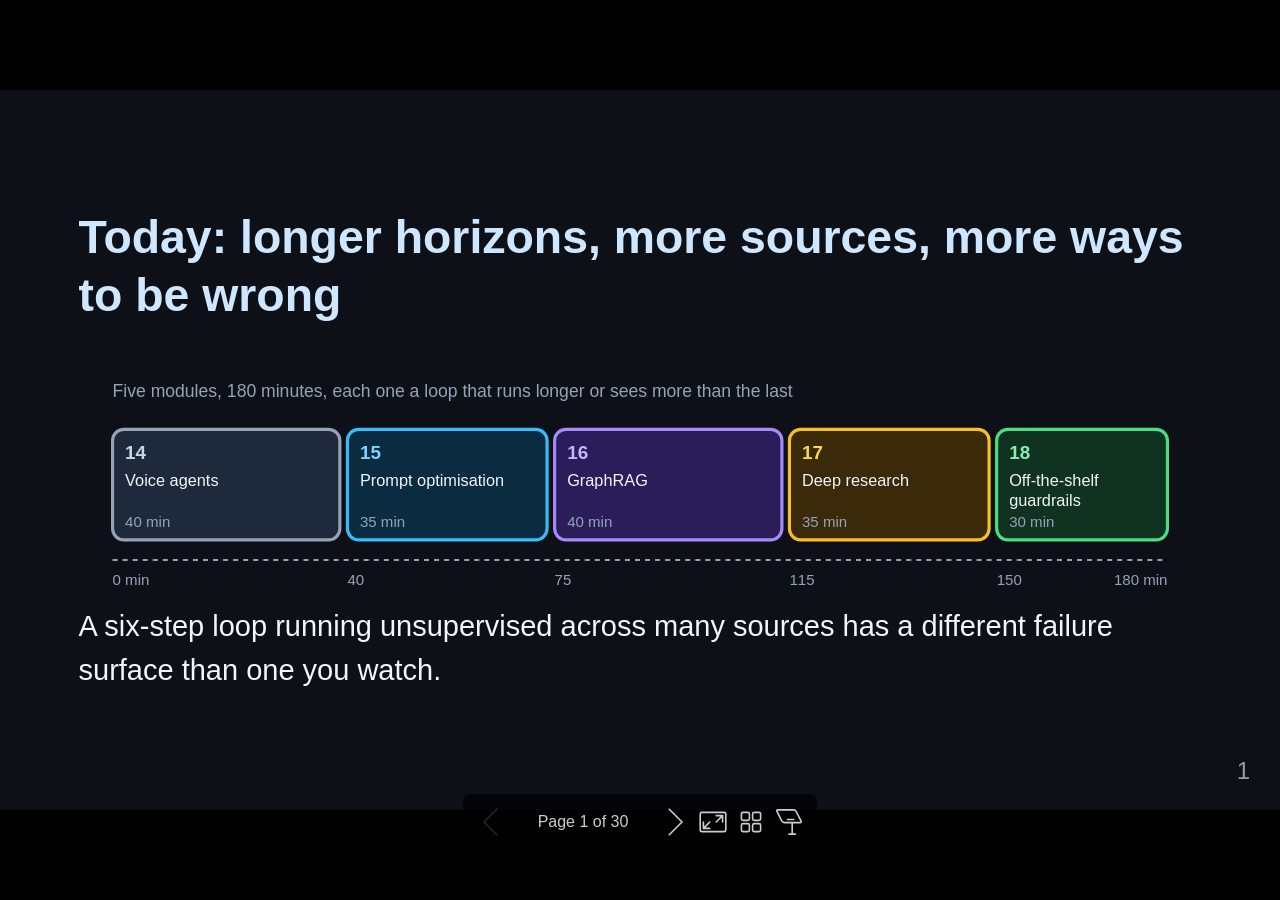
<file: docs/slides/chicago-sept-24/day4/day4.html>
<!DOCTYPE html><html lang="en-US"><head><title>Today: longer horizons, more sources, more ways to be wrong</title><meta property="og:title" content="Today: longer horizons, more sources, more ways to be wrong"><meta charset="UTF-8"><meta name="viewport" content="width=device-width,height=device-height,initial-scale=1.0"><meta name="apple-mobile-web-app-capable" content="yes"><meta http-equiv="X-UA-Compatible" content="ie=edge"><meta property="og:type" content="website"><meta name="twitter:card" content="summary"><style>@media screen{body[data-bespoke-view=""] .bespoke-marp-parent>.bespoke-marp-osc>button,body[data-bespoke-view=next] .bespoke-marp-parent>.bespoke-marp-osc>button,body[data-bespoke-view=overview] button.bespoke-marp-overview-close,body[data-bespoke-view=presenter] .bespoke-marp-presenter-container .bespoke-marp-presenter-info-container .bespoke-marp-presenter-info-page-area .bespoke-marp-presenter-info-page,body[data-bespoke-view=presenter] .bespoke-marp-presenter-container .bespoke-marp-presenter-info-container button,body[data-bespoke-view=presenter] .bespoke-marp-presenter-container .bespoke-marp-presenter-note-container button{appearance:none;background-color:initial;border:0;color:inherit;cursor:pointer;font-size:inherit;opacity:.8;outline:none;padding:0;transition:opacity .2s linear;-webkit-tap-highlight-color:transparent}body[data-bespoke-view=""] .bespoke-marp-parent>.bespoke-marp-osc>button:disabled,body[data-bespoke-view=next] .bespoke-marp-parent>.bespoke-marp-osc>button:disabled,body[data-bespoke-view=overview] button.bespoke-marp-overview-close:disabled,body[data-bespoke-view=presenter] .bespoke-marp-presenter-container .bespoke-marp-presenter-info-container .bespoke-marp-presenter-info-page-area .bespoke-marp-presenter-info-page:disabled,body[data-bespoke-view=presenter] .bespoke-marp-presenter-container .bespoke-marp-presenter-info-container button:disabled,body[data-bespoke-view=presenter] .bespoke-marp-presenter-container .bespoke-marp-presenter-note-container button:disabled{cursor:not-allowed;opacity:.15!important}body[data-bespoke-view=""] .bespoke-marp-parent>.bespoke-marp-osc>button:hover,body[data-bespoke-view=next] .bespoke-marp-parent>.bespoke-marp-osc>button:hover,body[data-bespoke-view=overview] button.bespoke-marp-overview-close:hover,body[data-bespoke-view=presenter] .bespoke-marp-presenter-container .bespoke-marp-presenter-info-container .bespoke-marp-presenter-info-page-area .bespoke-marp-presenter-info-page:hover,body[data-bespoke-view=presenter] .bespoke-marp-presenter-container .bespoke-marp-presenter-info-container button:hover,body[data-bespoke-view=presenter] .bespoke-marp-presenter-container .bespoke-marp-presenter-note-container button:hover{opacity:1}body[data-bespoke-view=""] .bespoke-marp-parent>.bespoke-marp-osc>button:hover:active,body[data-bespoke-view=next] .bespoke-marp-parent>.bespoke-marp-osc>button:hover:active,body[data-bespoke-view=overview] button.bespoke-marp-overview-close:hover:active,body[data-bespoke-view=presenter] .bespoke-marp-presenter-container .bespoke-marp-presenter-info-container .bespoke-marp-presenter-info-page-area .bespoke-marp-presenter-info-page:hover:active,body[data-bespoke-view=presenter] .bespoke-marp-presenter-container .bespoke-marp-presenter-info-container button:hover:active,body[data-bespoke-view=presenter] .bespoke-marp-presenter-container .bespoke-marp-presenter-note-container button:hover:active{opacity:.6}body[data-bespoke-view=""] .bespoke-marp-parent>.bespoke-marp-osc>button:hover:not(:disabled),body[data-bespoke-view=next] .bespoke-marp-parent>.bespoke-marp-osc>button:hover:not(:disabled),body[data-bespoke-view=overview] button.bespoke-marp-overview-close:hover:not(:disabled),body[data-bespoke-view=presenter] .bespoke-marp-presenter-container .bespoke-marp-presenter-info-container .bespoke-marp-presenter-info-page-area .bespoke-marp-presenter-info-page:hover:not(:disabled),body[data-bespoke-view=presenter] .bespoke-marp-presenter-container .bespoke-marp-presenter-info-container button:hover:not(:disabled),body[data-bespoke-view=presenter] .bespoke-marp-presenter-container .bespoke-marp-presenter-note-container button:hover:not(:disabled){transition:none}body[data-bespoke-view=""] .bespoke-marp-parent>.bespoke-marp-osc>button[data-bespoke-marp-osc=prev],body[data-bespoke-view=next] .bespoke-marp-parent>.bespoke-marp-osc>button[data-bespoke-marp-osc=prev],body[data-bespoke-view=presenter] .bespoke-marp-presenter-container .bespoke-marp-presenter-info-container button.bespoke-marp-presenter-info-page-prev{background:#0000 url("[data-uri]") no-repeat 50%;background-size:contain;overflow:hidden;text-indent:100%;white-space:nowrap}body[data-bespoke-view=""] .bespoke-marp-parent>.bespoke-marp-osc>button[data-bespoke-marp-osc=next],body[data-bespoke-view=next] .bespoke-marp-parent>.bespoke-marp-osc>button[data-bespoke-marp-osc=next],body[data-bespoke-view=presenter] .bespoke-marp-presenter-container .bespoke-marp-presenter-info-container button.bespoke-marp-presenter-info-page-next{background:#0000 url("[data-uri]") no-repeat 50%;background-size:contain;overflow:hidden;text-indent:100%;white-space:nowrap}:is(body[data-bespoke-view=""],body[data-bespoke-view=next]) .bespoke-marp-parent>.bespoke-marp-osc>button[data-bespoke-marp-osc=fullscreen]{background:#0000 url("[data-uri]") no-repeat 50%;background-size:contain;overflow:hidden;text-indent:100%;white-space:nowrap}:is(body[data-bespoke-view=""],body[data-bespoke-view=next]) .bespoke-marp-parent>.bespoke-marp-osc>button.exit[data-bespoke-marp-osc=fullscreen]{background-image:url("[data-uri]")}:is(body[data-bespoke-view=""],body[data-bespoke-view=next]) .bespoke-marp-parent>.bespoke-marp-osc>button[data-bespoke-marp-osc=presenter]{background:#0000 url("[data-uri]") no-repeat 50%;background-size:contain;overflow:hidden;text-indent:100%;white-space:nowrap}body[data-bespoke-view=overview] button.bespoke-marp-overview-close,body[data-bespoke-view=presenter] .bespoke-marp-presenter-container .bespoke-marp-presenter-note-container button.bespoke-marp-presenter-note-bigger{background:#0000 url("[data-uri]") no-repeat 50%;background-size:contain;overflow:hidden;text-indent:100%;white-space:nowrap}body[data-bespoke-view=presenter] .bespoke-marp-presenter-container .bespoke-marp-presenter-note-container button.bespoke-marp-presenter-note-smaller{background:#0000 url("[data-uri]") no-repeat 50%;background-size:contain;overflow:hidden;text-indent:100%;white-space:nowrap}:is(body[data-bespoke-view=""],body[data-bespoke-view=next]) .bespoke-marp-parent>.bespoke-marp-osc>button[data-bespoke-marp-osc=overview]{background:#0000 url("[data-uri]") no-repeat 50%;background-size:contain;overflow:hidden;text-indent:100%;white-space:nowrap}}@keyframes __bespoke_marp_transition_reduced_outgoing__{0%{opacity:1}to{opacity:0}}@keyframes __bespoke_marp_transition_reduced_incoming__{0%{mix-blend-mode:plus-lighter;opacity:0}to{mix-blend-mode:plus-lighter;opacity:1}}.bespoke-marp-note,.bespoke-marp-osc,.bespoke-progress-parent{display:none;transition:none}@media screen{::view-transition-group(*){animation-duration:var(--marp-bespoke-transition-animation-duration,.5s);animation-timing-function:ease}::view-transition-new(*),::view-transition-old(*){animation-delay:0s;animation-direction:var(--marp-bespoke-transition-animation-direction,normal);animation-duration:var(--marp-bespoke-transition-animation-duration,.5s);animation-fill-mode:both;animation-name:var(--marp-bespoke-transition-animation-name,var(--marp-bespoke-transition-animation-name-fallback,__bespoke_marp_transition_no_animation__));mix-blend-mode:normal}::view-transition-old(*){--marp-bespoke-transition-animation-name-fallback:__bespoke_marp_transition_reduced_outgoing__;animation-timing-function:ease}::view-transition-new(*){--marp-bespoke-transition-animation-name-fallback:__bespoke_marp_transition_reduced_incoming__;animation-timing-function:ease}::view-transition-new(root),::view-transition-old(root){animation-timing-function:linear}::view-transition-new(__bespoke_marp_transition_osc__),::view-transition-old(__bespoke_marp_transition_osc__){animation-duration:0s!important;animation-name:__bespoke_marp_transition_osc__!important}::view-transition-new(__bespoke_marp_transition_osc__){opacity:0!important}.bespoke-marp-transition-warming-up::view-transition-group(*),.bespoke-marp-transition-warming-up::view-transition-new(*),.bespoke-marp-transition-warming-up::view-transition-old(*){animation-play-state:paused!important}body,html{height:100%;margin:0}body{background:#000;overflow:hidden}svg.bespoke-marp-slide{content-visibility:hidden;interactivity:inert;opacity:0;pointer-events:none;z-index:-1}svg.bespoke-marp-slide:not(.bespoke-marp-active) *{view-transition-name:none!important}svg.bespoke-marp-slide.bespoke-marp-active{content-visibility:visible;interactivity:auto;opacity:1;pointer-events:auto;z-index:0}svg.bespoke-marp-slide.bespoke-marp-active.bespoke-marp-active-ready *{animation-name:__bespoke_marp__!important}@supports not (content-visibility:hidden){svg.bespoke-marp-slide[data-bespoke-marp-load=hideable]{display:none}svg.bespoke-marp-slide[data-bespoke-marp-load=hideable].bespoke-marp-active{display:block}}}@media screen and (prefers-reduced-motion:reduce){svg.bespoke-marp-slide *{view-transition-name:none!important}}@media screen{[data-bespoke-marp-fragment=inactive]{visibility:hidden}:is(body[data-bespoke-view=""],body[data-bespoke-view=next]) .bespoke-marp-parent{inset:0;position:absolute}:is(body[data-bespoke-view=""],body[data-bespoke-view=next]) .bespoke-marp-parent>.bespoke-marp-osc{background:#000000a6;border-radius:7px;bottom:50px;color:#fff;contain:paint;display:block;font-family:Helvetica,Arial,sans-serif;font-size:16px;left:50%;line-height:0;opacity:1;padding:12px;position:absolute;touch-action:manipulation;transform:translateX(-50%);transition:opacity .2s linear;-webkit-user-select:none;user-select:none;view-transition-name:__bespoke_marp_transition_osc__;white-space:nowrap;will-change:transform;z-index:1}:is(body[data-bespoke-view=""],body[data-bespoke-view=next]) .bespoke-marp-parent>.bespoke-marp-osc>:where(*){margin-left:6px}:is(body[data-bespoke-view=""],body[data-bespoke-view=next]) .bespoke-marp-parent>.bespoke-marp-osc>:where(*):where(:first-child){margin-left:0}:is(body[data-bespoke-view=""],body[data-bespoke-view=next]) .bespoke-marp-parent>.bespoke-marp-osc>span{opacity:.8}:is(body[data-bespoke-view=""],body[data-bespoke-view=next]) .bespoke-marp-parent>.bespoke-marp-osc>span[data-bespoke-marp-osc=page]{display:inline-block;min-width:140px;text-align:center}:is(body[data-bespoke-view=""],body[data-bespoke-view=next]) .bespoke-marp-parent>.bespoke-marp-osc>button[data-bespoke-marp-osc=fullscreen],:is(body[data-bespoke-view=""],body[data-bespoke-view=next]) .bespoke-marp-parent>.bespoke-marp-osc>button[data-bespoke-marp-osc=next],:is(body[data-bespoke-view=""],body[data-bespoke-view=next]) .bespoke-marp-parent>.bespoke-marp-osc>button[data-bespoke-marp-osc=overview],:is(body[data-bespoke-view=""],body[data-bespoke-view=next]) .bespoke-marp-parent>.bespoke-marp-osc>button[data-bespoke-marp-osc=presenter],:is(body[data-bespoke-view=""],body[data-bespoke-view=next]) .bespoke-marp-parent>.bespoke-marp-osc>button[data-bespoke-marp-osc=prev]{height:32px;line-height:32px;width:32px}:is(body[data-bespoke-view=""],body[data-bespoke-view=next]) .bespoke-marp-parent.bespoke-marp-inactive{cursor:none}:is(body[data-bespoke-view=""],body[data-bespoke-view=next]) .bespoke-marp-parent.bespoke-marp-inactive>.bespoke-marp-osc{opacity:0;pointer-events:none}:is(body[data-bespoke-view=""],body[data-bespoke-view=next]) svg.bespoke-marp-slide{height:100%;left:0;position:absolute;top:0;width:100%}body[data-bespoke-view=""] .bespoke-progress-parent{background:#222;display:flex;height:5px;width:100%}body[data-bespoke-view=""] .bespoke-progress-parent+:where(.bespoke-marp-parent){top:5px}body[data-bespoke-view=""] .bespoke-progress-parent .bespoke-progress-bar{background:#0288d1;flex:0 0 0;transition:flex-basis .2s cubic-bezier(0,1,1,1)}body[data-bespoke-view=next]{background:#0000}body[data-bespoke-view=presenter]{background:#161616}body[data-bespoke-view=presenter] .bespoke-marp-presenter-container{display:grid;font-family:Helvetica,Arial,sans-serif;grid-template:"current dragbar next" minmax(140px,1fr) "current dragbar note" 2fr "info    dragbar note" 3em;grid-template-columns:minmax(3px,var(--bespoke-marp-presenter-split-ratio,66%)) 0 minmax(3px,1fr);height:100%;left:0;position:absolute;top:0;width:100%}body[data-bespoke-view=presenter] .bespoke-marp-presenter-container :where(.bespoke-marp-parent){grid-area:current;overflow:hidden;position:relative}body[data-bespoke-view=presenter] .bespoke-marp-presenter-container :where(.bespoke-marp-parent) :where(svg.bespoke-marp-slide){height:calc(100% - 40px);left:20px;pointer-events:none;position:absolute;top:20px;-webkit-user-select:none;user-select:none;width:calc(100% - 40px)}body[data-bespoke-view=presenter] .bespoke-marp-presenter-container :where(.bespoke-marp-parent) :where(svg.bespoke-marp-slide).bespoke-marp-active{filter:drop-shadow(0 3px 10px rgba(0,0,0,.5))}body[data-bespoke-view=presenter] .bespoke-marp-presenter-container .bespoke-marp-presenter-dragbar-container{background:#0288d1;cursor:col-resize;grid-area:dragbar;margin-left:-3px;opacity:0;position:relative;transition:opacity .4s linear .1s;width:6px;z-index:10}body[data-bespoke-view=presenter] .bespoke-marp-presenter-container .bespoke-marp-presenter-dragbar-container:hover{opacity:1}body[data-bespoke-view=presenter] .bespoke-marp-presenter-container .bespoke-marp-presenter-dragbar-container.active{opacity:1;transition-delay:0s}body[data-bespoke-view=presenter] .bespoke-marp-presenter-container .bespoke-marp-presenter-next-container{background:#222;cursor:pointer;display:none;grid-area:next;overflow:hidden;position:relative}body[data-bespoke-view=presenter] .bespoke-marp-presenter-container .bespoke-marp-presenter-next-container.active{display:block}body[data-bespoke-view=presenter] .bespoke-marp-presenter-container .bespoke-marp-presenter-next-container iframe.bespoke-marp-presenter-next{background:#0000;border:0;display:block;filter:drop-shadow(0 3px 10px rgba(0,0,0,.5));height:calc(100% - 40px);left:20px;pointer-events:none;position:absolute;interactivity:inert;top:20px;-webkit-user-select:none;user-select:none;width:calc(100% - 40px)}body[data-bespoke-view=presenter] .bespoke-marp-presenter-container .bespoke-marp-presenter-note-container{background:#222;color:#eee;grid-area:note;position:relative;z-index:1}body[data-bespoke-view=presenter] .bespoke-marp-presenter-container .bespoke-marp-presenter-note-container button{height:1.5em;line-height:1.5em;width:1.5em}body[data-bespoke-view=presenter] .bespoke-marp-presenter-container .bespoke-marp-presenter-note-container .bespoke-marp-presenter-note-wrapper{display:block;inset:0;position:absolute}body[data-bespoke-view=presenter] .bespoke-marp-presenter-container .bespoke-marp-presenter-note-container .bespoke-marp-presenter-note-buttons{background:#000000a6;border-radius:4px;bottom:0;display:flex;gap:4px;margin:12px;opacity:0;padding:6px;pointer-events:none;position:absolute;right:0;transition:opacity .2s linear}body[data-bespoke-view=presenter] .bespoke-marp-presenter-container .bespoke-marp-presenter-note-container .bespoke-marp-presenter-note-buttons:focus-within,body[data-bespoke-view=presenter] .bespoke-marp-presenter-container .bespoke-marp-presenter-note-container .bespoke-marp-presenter-note-wrapper:focus-within+.bespoke-marp-presenter-note-buttons,body[data-bespoke-view=presenter] .bespoke-marp-presenter-container .bespoke-marp-presenter-note-container:hover .bespoke-marp-presenter-note-buttons{opacity:1;pointer-events:auto}body[data-bespoke-view=presenter] .bespoke-marp-presenter-container .bespoke-marp-presenter-note-container .bespoke-marp-note{box-sizing:border-box;font-size:calc(1.1em*var(--bespoke-marp-note-font-scale, 1));height:calc(100% - 40px);margin:20px;overflow:auto;padding-right:3px;white-space:pre-wrap;width:calc(100% - 40px);word-wrap:break-word;scrollbar-color:#eeeeee80 #0000;scrollbar-width:thin}body[data-bespoke-view=presenter] .bespoke-marp-presenter-container .bespoke-marp-presenter-note-container .bespoke-marp-note::-webkit-scrollbar{width:6px}body[data-bespoke-view=presenter] .bespoke-marp-presenter-container .bespoke-marp-presenter-note-container .bespoke-marp-note::-webkit-scrollbar-track{background:#0000}body[data-bespoke-view=presenter] .bespoke-marp-presenter-container .bespoke-marp-presenter-note-container .bespoke-marp-note::-webkit-scrollbar-thumb{background:#eeeeee80;border-radius:6px}body[data-bespoke-view=presenter] .bespoke-marp-presenter-container .bespoke-marp-presenter-note-container .bespoke-marp-note:empty{pointer-events:none}body[data-bespoke-view=presenter] .bespoke-marp-presenter-container .bespoke-marp-presenter-note-container .bespoke-marp-note.active{display:block}body[data-bespoke-view=presenter] .bespoke-marp-presenter-container .bespoke-marp-presenter-note-container .bespoke-marp-note p:first-child{margin-top:0}body[data-bespoke-view=presenter] .bespoke-marp-presenter-container .bespoke-marp-presenter-note-container .bespoke-marp-note p:last-child{margin-bottom:0}body[data-bespoke-view=presenter] .bespoke-marp-presenter-container .bespoke-marp-presenter-info-container{align-items:center;box-sizing:border-box;color:#eee;display:flex;flex-wrap:nowrap;grid-area:info;justify-content:center;overflow:hidden;padding:0 10px}body[data-bespoke-view=presenter] .bespoke-marp-presenter-container .bespoke-marp-presenter-info-container :is(.bespoke-marp-presenter-info-page-area,.bespoke-marp-presenter-info-time,.bespoke-marp-presenter-info-timer){box-sizing:border-box;display:block;padding:0 10px;white-space:nowrap;width:100%}body[data-bespoke-view=presenter] .bespoke-marp-presenter-container .bespoke-marp-presenter-info-container button{height:1.5em;line-height:1.5em;width:1.5em}body[data-bespoke-view=presenter] .bespoke-marp-presenter-container .bespoke-marp-presenter-info-container .bespoke-marp-presenter-info-page-area{order:2;text-align:center}body[data-bespoke-view=presenter] .bespoke-marp-presenter-container .bespoke-marp-presenter-info-container .bespoke-marp-presenter-info-page-area .bespoke-marp-presenter-info-page{display:inline-block;min-width:120px;text-align:center}body[data-bespoke-view=presenter] .bespoke-marp-presenter-container .bespoke-marp-presenter-info-container .bespoke-marp-presenter-info-time{color:#999;order:1;text-align:left}body[data-bespoke-view=presenter] .bespoke-marp-presenter-container .bespoke-marp-presenter-info-container .bespoke-marp-presenter-info-timer{color:#999;order:3;text-align:right}body[data-bespoke-view=presenter] .bespoke-marp-presenter-container .bespoke-marp-presenter-info-container .bespoke-marp-presenter-info-timer:hover{cursor:pointer}body[data-bespoke-view=overview]{background:#161616;overflow:auto}body[data-bespoke-view=overview] [data-bespoke-marp-fragment=inactive]{visibility:visible}body[data-bespoke-view=overview] .bespoke-marp-overview-header{backdrop-filter:blur(4px);background:#222222d9;box-shadow:0 3px 10px #00000080;box-sizing:border-box;display:flex;height:48px;inset:0 0 auto;justify-content:flex-end;padding:10px;position:fixed;z-index:1}body[data-bespoke-view=overview] button.bespoke-marp-overview-close{height:28px;line-height:28px;transform:rotate(45deg);width:28px}body[data-bespoke-view=overview] .bespoke-marp-parent{display:grid;gap:40px;grid-template-columns:repeat(auto-fit,minmax(0,240px));justify-content:space-around;padding:30px}body[data-bespoke-view=overview] .bespoke-marp-parent svg.bespoke-marp-slide{--bov-selected:#0000;--bov-focus:#161616;--bov-focus-outline:#0000;background-image:conic-gradient(#161616 0 0),conic-gradient(var(--bov-focus) 0 0),conic-gradient(var(--bov-focus-outline) 0 0),conic-gradient(var(--bov-selected) 0 0);background-position:5px 5px,3px 3px,2px 2px,0 0;background-repeat:no-repeat;background-size:calc(100% - 10px) calc(100% - 10px),calc(100% - 6px) calc(100% - 6px),calc(100% - 4px) calc(100% - 4px),100% 100%;content-visibility:visible;cursor:pointer;filter:drop-shadow(0 3px 10px rgba(0,0,0,.5));margin:-6px;padding:6px;interactivity:auto;opacity:1;outline:0;pointer-events:auto;scroll-margin-block:30px;width:100%;z-index:0}body[data-bespoke-view=overview] .bespoke-marp-parent svg.bespoke-marp-slide *,body[data-bespoke-view=overview] .bespoke-marp-parent svg.bespoke-marp-slide.bespoke-marp-active *{pointer-events:none;interactivity:inert}body[data-bespoke-view=overview] .bespoke-marp-parent :is(svg.bespoke-marp-slide:active,svg.bespoke-marp-slide:focus-visible,svg.bespoke-marp-slide:hover){--bov-focus-outline:#161616}body[data-bespoke-view=overview] .bespoke-marp-parent svg.bespoke-marp-slide:focus-visible,body[data-bespoke-view=overview] .bespoke-marp-parent svg.bespoke-marp-slide:hover{--bov-focus:#999}body[data-bespoke-view=overview] .bespoke-marp-parent svg.bespoke-marp-slide:active{--bov-focus:#eee}body[data-bespoke-view=overview] .bespoke-marp-parent svg.bespoke-marp-slide.bespoke-marp-active{--bov-selected:#0288d1}body[data-bespoke-view=overview]:has(.bespoke-marp-overview-header) .bespoke-marp-parent{padding-top:78px}body[data-bespoke-view=overview]:has(.bespoke-marp-overview-header) .bespoke-marp-parent svg.bespoke-marp-slide{scroll-margin-top:78px}.bespoke-marp-overview{background:#000000a6;inset:0;opacity:0;pointer-events:none;position:fixed;transition:opacity .1s ease;z-index:10}.bespoke-marp-overview iframe{background:#222;border:0;display:block;height:100%;left:0;position:absolute;top:0;width:100%}.bespoke-marp-overview[data-open="1"]{opacity:1;pointer-events:auto}}@media print{.bespoke-marp-overview,.bespoke-marp-presenter-info-container,.bespoke-marp-presenter-next-container,.bespoke-marp-presenter-note-container{display:none}}</style><style>div#\:\$p > svg > foreignObject > section{width:1280px;height:720px;box-sizing:border-box;overflow:hidden;position:relative;scroll-snap-align:center center;-webkit-text-size-adjust:100%;text-size-adjust:100%}div#\:\$p > svg > foreignObject > section::after{bottom:0;content:attr(data-marpit-pagination);padding:inherit;pointer-events:none;position:absolute;right:0}div#\:\$p > svg > foreignObject > section:not([data-marpit-pagination])::after{display:none}div#\:\$p > svg > foreignObject > section :where(:is(h1, marp-h1)){font-size:2em;margin-block:0.67em}div#\:\$p > svg > foreignObject > section section:where(:is(h1, marp-h1)){--marpit-root-font-size: 2em}div#\:\$p > svg > foreignObject > section video::-webkit-media-controls{will-change:transform}@page {size:1280px 720px;margin:0}@media print{html, body{background-color:#fff;margin:0;page-break-inside:avoid;break-inside:avoid-page}div#\:\$p > svg > foreignObject > section{page-break-before:always;break-before:page}div#\:\$p > svg > foreignObject > section, div#\:\$p > svg > foreignObject > section *{-webkit-print-color-adjust:exact!important;animation-delay:0s!important;animation-duration:0s!important;color-adjust:exact!important;print-color-adjust:exact!important;transition:none!important}div#\:\$p > svg[data-marpit-svg]{display:block;height:100vh;width:100vw}}div#\:\$p > svg > foreignObject > :where(section){container-type:size}div#\:\$p > svg > foreignObject > section img[data-marp-twemoji]{background:transparent;height:1em;margin:0 .05em 0 .1em;vertical-align:-.1em;width:1em}div#\:\$p > svg > foreignObject > section{--fgColor-danger:light-dark(#d1242f, #f85149);--bgColor-attention-muted:light-dark(#fff8c5, #bb800926);--bgColor-muted:light-dark(#f6f8fa, #151b23);--bgColor-neutral-muted:light-dark(#818b981f, #656c7633);--borderColor-accent-emphasis:light-dark(#0969da, #1f6feb);--borderColor-attention-emphasis:light-dark(#9a6700, #9e6a03);--borderColor-danger-emphasis:light-dark(#cf222e, #da3633);--borderColor-default:light-dark(#d1d9e0, #3d444d);--borderColor-done-emphasis:light-dark(#8250df, #8957e5);--borderColor-success-emphasis:light-dark(#1a7f37, #238636);--color-prettylights-syntax-brackethighlighter-angle:light-dark(#59636e, #9198a1);--color-prettylights-syntax-brackethighlighter-unmatched:light-dark(#82071e, #f85149);--color-prettylights-syntax-carriage-return-bg:light-dark(#cf222e, #b62324);--color-prettylights-syntax-carriage-return-text:light-dark(#f6f8fa, #f0f6fc);--color-prettylights-syntax-comment:light-dark(#59636e, #9198a1);--color-prettylights-syntax-constant:light-dark(#0550ae, #79c0ff);--color-prettylights-syntax-constant-other-reference-link:light-dark(#0a3069, #a5d6ff);--color-prettylights-syntax-entity:light-dark(#6639ba, #d2a8ff);--color-prettylights-syntax-entity-tag:light-dark(#0550ae, #7ee787);--color-prettylights-syntax-invalid-illegal-text:light-dark(var(--fgColor-danger), var(--fgColor-danger));--color-prettylights-syntax-keyword:light-dark(#cf222e, #ff7b72);--color-prettylights-syntax-markup-changed-bg:light-dark(#ffd8b5, #5a1e02);--color-prettylights-syntax-markup-changed-text:light-dark(#953800, #ffdfb6);--color-prettylights-syntax-markup-deleted-bg:light-dark(#ffebe9, #67060c);--color-prettylights-syntax-markup-deleted-text:light-dark(#82071e, #ffdcd7);--color-prettylights-syntax-markup-heading:light-dark(#0550ae, #1f6feb);--color-prettylights-syntax-markup-ignored-bg:light-dark(#0550ae, #1158c7);--color-prettylights-syntax-markup-ignored-text:light-dark(#d1d9e0, #f0f6fc);--color-prettylights-syntax-markup-inserted-bg:light-dark(#dafbe1, #033a16);--color-prettylights-syntax-markup-inserted-text:light-dark(#116329, #aff5b4);--color-prettylights-syntax-markup-list:light-dark(#3b2300, #f2cc60);--color-prettylights-syntax-meta-diff-range:light-dark(#8250df, #d2a8ff);--color-prettylights-syntax-string:light-dark(#0a3069, #a5d6ff);--color-prettylights-syntax-string-regexp:light-dark(#116329, #7ee787);--color-prettylights-syntax-sublimelinter-gutter-mark:light-dark(#818b98, #3d444d);--color-prettylights-syntax-variable:light-dark(#953800, #ffa657);--fgColor-accent:light-dark(#0969da, #4493f8);--fgColor-attention:light-dark(#9a6700, #d29922);--fgColor-done:light-dark(#8250df, #ab7df8);--fgColor-muted:light-dark(#59636e, #9198a1);--fgColor-success:light-dark(#1a7f37, #3fb950);--bgColor-default:light-dark(#fff, #0d1117);--borderColor-muted:light-dark(#d1d9e0b3, #3d444db3);--color-prettylights-syntax-invalid-illegal-bg:light-dark(var(--bgColor-danger-muted), var(--bgColor-danger-muted));--color-prettylights-syntax-markup-bold:light-dark(#1f2328, #f0f6fc);--color-prettylights-syntax-markup-italic:light-dark(#1f2328, #f0f6fc);--color-prettylights-syntax-storage-modifier-import:light-dark(#1f2328, #f0f6fc);--fgColor-default:light-dark(#1f2328, #f0f6fc);--focus-outlineColor:light-dark(var(--borderColor-accent-emphasis), var(--borderColor-accent-emphasis));--borderColor-neutral-muted:light-dark(var(--borderColor-muted), var(--borderColor-muted));--base-size-16:calc(var(--marpit-root-font-size, 1rem) * 1);--base-size-24:calc(var(--marpit-root-font-size, 1rem) * 1.5);--base-size-4:calc(var(--marpit-root-font-size, 1rem) * 0.25);--base-size-40:calc(var(--marpit-root-font-size, 1rem) * 2.5);--base-size-8:calc(var(--marpit-root-font-size, 1rem) * 0.5);--base-text-weight-medium:500;--base-text-weight-normal:400;--base-text-weight-semibold:600;--fontStack-monospace:ui-monospace, SFMono-Regular, SF Mono, Menlo, Consolas, Liberation Mono, monospace;--fontStack-sansSerif:-apple-system, BlinkMacSystemFont, "Segoe UI", "Noto Sans", Helvetica, Arial, sans-serif, "Apple Color Emoji", "Segoe UI Emoji";}/*!
 * Marp default theme.
 *
 * @theme default
 * @author Yuki Hattori
 *
 * @auto-scaling true
 * @size 16:9 1280px 720px
 * @size 4:3 960px 720px
 */div#\:\$p > svg > foreignObject > section [data-theme=light],div#\:\$p > svg > foreignObject > section{color-scheme:light}div#\:\$p > svg > foreignObject > section [data-theme=dark],div#\:\$p > svg > foreignObject > section:where(.invert){color-scheme:dark}div#\:\$p > svg > foreignObject > section{-ms-text-size-adjust:100%;-webkit-text-size-adjust:100%;margin:0;font-weight:var(--base-text-weight-normal, 400);color:var(--fgColor-default);background-color:var(--bgColor-default);font-family:var(--fontStack-sansSerif, -apple-system, BlinkMacSystemFont, "Segoe UI", "Noto Sans", Helvetica, Arial, sans-serif, "Apple Color Emoji", "Segoe UI Emoji");font-size:16px;line-height:1.5;word-wrap:break-word}div#\:\$p > svg > foreignObject > section{--marpit-root-font-size:16px}div#\:\$p > svg > foreignObject > section a{text-decoration:underline;text-underline-offset:calc(var(--marpit-root-font-size, 1rem) * .2)}div#\:\$p > svg > foreignObject > section :is(h1, marp-h1):hover .anchor .octicon-link:before,div#\:\$p > svg > foreignObject > section :is(h2, marp-h2):hover .anchor .octicon-link:before,div#\:\$p > svg > foreignObject > section :is(h3, marp-h3):hover .anchor .octicon-link:before,div#\:\$p > svg > foreignObject > section :is(h4, marp-h4):hover .anchor .octicon-link:before,div#\:\$p > svg > foreignObject > section :is(h5, marp-h5):hover .anchor .octicon-link:before,div#\:\$p > svg > foreignObject > section :is(h6, marp-h6):hover .anchor .octicon-link:before{width:16px;height:16px;content:" ";display:inline-block;background-color:currentColor;-webkit-mask-image:url('data:image/svg+xml;charset=utf-8,<svg xmlns="http://www.w3.org/2000/svg" aria-hidden="true" viewBox="0 0 16 16"><path fill-rule="evenodd" d="M7.775 3.275a.75.75 0 0 0 1.06 1.06l1.25-1.25a2 2 0 1 1 2.83 2.83l-2.5 2.5a2 2 0 0 1-2.83 0 .75.75 0 0 0-1.06 1.06 3.5 3.5 0 0 0 4.95 0l2.5-2.5a3.5 3.5 0 0 0-4.95-4.95zm-4.69 9.64a2 2 0 0 1 0-2.83l2.5-2.5a2 2 0 0 1 2.83 0 .75.75 0 0 0 1.06-1.06 3.5 3.5 0 0 0-4.95 0l-2.5 2.5a3.5 3.5 0 0 0 4.95 4.95l1.25-1.25a.75.75 0 0 0-1.06-1.06l-1.25 1.25a2 2 0 0 1-2.83 0"/></svg>');mask-image:url('data:image/svg+xml;charset=utf-8,<svg xmlns="http://www.w3.org/2000/svg" aria-hidden="true" viewBox="0 0 16 16"><path fill-rule="evenodd" d="M7.775 3.275a.75.75 0 0 0 1.06 1.06l1.25-1.25a2 2 0 1 1 2.83 2.83l-2.5 2.5a2 2 0 0 1-2.83 0 .75.75 0 0 0-1.06 1.06 3.5 3.5 0 0 0 4.95 0l2.5-2.5a3.5 3.5 0 0 0-4.95-4.95zm-4.69 9.64a2 2 0 0 1 0-2.83l2.5-2.5a2 2 0 0 1 2.83 0 .75.75 0 0 0 1.06-1.06 3.5 3.5 0 0 0-4.95 0l-2.5 2.5a3.5 3.5 0 0 0 4.95 4.95l1.25-1.25a.75.75 0 0 0-1.06-1.06l-1.25 1.25a2 2 0 0 1-2.83 0"/></svg>')}div#\:\$p > svg > foreignObject > section details,div#\:\$p > svg > foreignObject > section figcaption,div#\:\$p > svg > foreignObject > section figure{display:block}div#\:\$p > svg > foreignObject > section summary{display:list-item}div#\:\$p > svg > foreignObject > section [hidden]{display:none!important}div#\:\$p > svg > foreignObject > section a{background-color:transparent;color:var(--fgColor-accent);text-decoration:none}div#\:\$p > svg > foreignObject > section abbr[title]{border-bottom:none;-webkit-text-decoration:underline dotted;text-decoration:underline dotted}div#\:\$p > svg > foreignObject > section b,div#\:\$p > svg > foreignObject > section strong{font-weight:var(--base-text-weight-semibold, 600)}div#\:\$p > svg > foreignObject > section dfn{font-style:italic}div#\:\$p > svg > foreignObject > section :is(h1, marp-h1){margin:.67em 0;font-weight:var(--base-text-weight-semibold, 600);padding-bottom:.3em;font-size:2em;border-bottom:1px solid var(--borderColor-muted)}div#\:\$p > svg > foreignObject > section mark{background-color:var(--bgColor-attention-muted);color:var(--fgColor-default)}div#\:\$p > svg > foreignObject > section small{font-size:90%}div#\:\$p > svg > foreignObject > section sub,div#\:\$p > svg > foreignObject > section sup{font-size:75%;line-height:0;position:relative;vertical-align:baseline}div#\:\$p > svg > foreignObject > section sub{bottom:-.25em}div#\:\$p > svg > foreignObject > section sup{top:-.5em}div#\:\$p > svg > foreignObject > section img{border-style:none;max-width:100%;box-sizing:content-box}div#\:\$p > svg > foreignObject > section code,div#\:\$p > svg > foreignObject > section kbd,div#\:\$p > svg > foreignObject > section :is(pre, marp-pre),div#\:\$p > svg > foreignObject > section samp{font-family:monospace;font-size:1em}div#\:\$p > svg > foreignObject > section figure{margin:1em var(--base-size-40)}div#\:\$p > svg > foreignObject > section hr{box-sizing:content-box;overflow:hidden;background:transparent;height:.25em;padding:0;margin:var(--base-size-24) 0;background-color:var(--borderColor-default);border:0}div#\:\$p > svg > foreignObject > section input{font:inherit;margin:0;overflow:visible;font-family:inherit;font-size:inherit;line-height:inherit}div#\:\$p > svg > foreignObject > section [type=button],div#\:\$p > svg > foreignObject > section [type=reset],div#\:\$p > svg > foreignObject > section [type=submit]{-webkit-appearance:button;-moz-appearance:button;appearance:button}div#\:\$p > svg > foreignObject > section [type=checkbox],div#\:\$p > svg > foreignObject > section [type=radio]{box-sizing:border-box;padding:0}div#\:\$p > svg > foreignObject > section [type=number]::-webkit-inner-spin-button,div#\:\$p > svg > foreignObject > section [type=number]::-webkit-outer-spin-button{height:auto}div#\:\$p > svg > foreignObject > section [type=search]::-webkit-search-cancel-button,div#\:\$p > svg > foreignObject > section [type=search]::-webkit-search-decoration{-webkit-appearance:none;appearance:none}div#\:\$p > svg > foreignObject > section ::-webkit-input-placeholder{color:inherit;opacity:.54}div#\:\$p > svg > foreignObject > section ::-webkit-file-upload-button{-webkit-appearance:button;appearance:button;font:inherit}div#\:\$p > svg > foreignObject > section a:hover{text-decoration:underline}div#\:\$p > svg > foreignObject > section ::-moz-placeholder{color:var(--fgColor-muted);opacity:1}div#\:\$p > svg > foreignObject > section ::placeholder{color:var(--fgColor-muted);opacity:1}div#\:\$p > svg > foreignObject > section hr:after,div#\:\$p > svg > foreignObject > section hr:before{display:table;content:""}div#\:\$p > svg > foreignObject > section hr:after{clear:both}div#\:\$p > svg > foreignObject > section table{border-spacing:0;border-collapse:collapse;display:block;width:-moz-max-content;width:max-content;max-width:100%;overflow:auto;font-variant:tabular-nums}div#\:\$p > svg > foreignObject > section td,div#\:\$p > svg > foreignObject > section th{padding:0}div#\:\$p > svg > foreignObject > section details summary{cursor:pointer}div#\:\$p > svg > foreignObject > section [role=button]:focus,div#\:\$p > svg > foreignObject > section a:focus,div#\:\$p > svg > foreignObject > section input[type=checkbox]:focus,div#\:\$p > svg > foreignObject > section input[type=radio]:focus{outline:2px solid var(--focus-outlineColor);outline-offset:-2px;box-shadow:none}div#\:\$p > svg > foreignObject > section [role=button]:focus:not(:focus-visible),div#\:\$p > svg > foreignObject > section a:focus:not(:focus-visible),div#\:\$p > svg > foreignObject > section input[type=checkbox]:focus:not(:focus-visible),div#\:\$p > svg > foreignObject > section input[type=radio]:focus:not(:focus-visible){outline:1px solid transparent}div#\:\$p > svg > foreignObject > section [role=button]:focus-visible,div#\:\$p > svg > foreignObject > section a:focus-visible,div#\:\$p > svg > foreignObject > section input[type=checkbox]:focus-visible,div#\:\$p > svg > foreignObject > section input[type=radio]:focus-visible{outline:2px solid var(--focus-outlineColor);outline-offset:-2px;box-shadow:none}div#\:\$p > svg > foreignObject > section a:not([class]):focus,div#\:\$p > svg > foreignObject > section a:not([class]):focus-visible,div#\:\$p > svg > foreignObject > section input[type=checkbox]:focus,div#\:\$p > svg > foreignObject > section input[type=checkbox]:focus-visible,div#\:\$p > svg > foreignObject > section input[type=radio]:focus,div#\:\$p > svg > foreignObject > section input[type=radio]:focus-visible{outline-offset:0}div#\:\$p > svg > foreignObject > section kbd{display:inline-block;padding:var(--base-size-4);font:11px var(--fontStack-monospace, ui-monospace, SFMono-Regular, SF Mono, Menlo, Consolas, Liberation Mono, monospace);line-height:10px;color:var(--fgColor-default);vertical-align:middle;background-color:var(--bgColor-muted);border-bottom-color:var(--borderColor-neutral-muted);border:1px solid var(--borderColor-neutral-muted);border-radius:6px;box-shadow:inset 0 -1px 0 var(--borderColor-neutral-muted)}div#\:\$p > svg > foreignObject > section :is(h1, marp-h1),div#\:\$p > svg > foreignObject > section :is(h2, marp-h2),div#\:\$p > svg > foreignObject > section :is(h3, marp-h3),div#\:\$p > svg > foreignObject > section :is(h4, marp-h4),div#\:\$p > svg > foreignObject > section :is(h5, marp-h5),div#\:\$p > svg > foreignObject > section :is(h6, marp-h6){margin-top:var(--base-size-24);margin-bottom:var(--base-size-16);font-weight:var(--base-text-weight-semibold, 600);line-height:1.25}div#\:\$p > svg > foreignObject > section :is(h2, marp-h2){padding-bottom:.3em;font-size:1.5em;border-bottom:1px solid var(--borderColor-muted)}div#\:\$p > svg > foreignObject > section :is(h2, marp-h2),div#\:\$p > svg > foreignObject > section :is(h3, marp-h3){font-weight:var(--base-text-weight-semibold, 600)}div#\:\$p > svg > foreignObject > section :is(h3, marp-h3){font-size:1.25em}div#\:\$p > svg > foreignObject > section :is(h4, marp-h4){font-size:1em}div#\:\$p > svg > foreignObject > section :is(h4, marp-h4),div#\:\$p > svg > foreignObject > section :is(h5, marp-h5){font-weight:var(--base-text-weight-semibold, 600)}div#\:\$p > svg > foreignObject > section :is(h5, marp-h5){font-size:.875em}div#\:\$p > svg > foreignObject > section :is(h6, marp-h6){font-weight:var(--base-text-weight-semibold, 600);font-size:.85em;color:var(--fgColor-muted)}div#\:\$p > svg > foreignObject > section p{margin-top:0;margin-bottom:10px}div#\:\$p > svg > foreignObject > section blockquote{margin:0;padding:0 1em;color:var(--fgColor-muted);border-left:.25em solid var(--borderColor-default)}div#\:\$p > svg > foreignObject > section ol,div#\:\$p > svg > foreignObject > section ul{margin-top:0;margin-bottom:0;padding-left:2em}div#\:\$p > svg > foreignObject > section ol ol,div#\:\$p > svg > foreignObject > section ul ol{list-style-type:lower-roman}div#\:\$p > svg > foreignObject > section ol ol ol,div#\:\$p > svg > foreignObject > section ol ul ol,div#\:\$p > svg > foreignObject > section ul ol ol,div#\:\$p > svg > foreignObject > section ul ul ol{list-style-type:lower-alpha}div#\:\$p > svg > foreignObject > section dd{margin-left:0}div#\:\$p > svg > foreignObject > section code,div#\:\$p > svg > foreignObject > section :is(pre, marp-pre),div#\:\$p > svg > foreignObject > section samp,div#\:\$p > svg > foreignObject > section tt{font-family:var(--fontStack-monospace, ui-monospace, SFMono-Regular, SF Mono, Menlo, Consolas, Liberation Mono, monospace);font-size:12px}div#\:\$p > svg > foreignObject > section :is(pre, marp-pre){margin-top:0;margin-bottom:0;word-wrap:normal}div#\:\$p > svg > foreignObject > section .octicon{display:inline-block;overflow:visible!important;vertical-align:text-bottom;fill:currentColor}div#\:\$p > svg > foreignObject > section input::-webkit-inner-spin-button,div#\:\$p > svg > foreignObject > section input::-webkit-outer-spin-button{margin:0;-webkit-appearance:none;appearance:none}div#\:\$p > svg > foreignObject > section .mr-2{margin-right:var(--base-size-8, 8px)!important}div#\:\$p > svg > foreignObject > section:after,div#\:\$p > svg > foreignObject > section:before{display:table}div#\:\$p > svg > foreignObject > section:after{clear:both}div#\:\$p > svg > foreignObject > section>:first-child{margin-top:0!important}div#\:\$p > svg > foreignObject > section>:last-child{margin-bottom:0!important}div#\:\$p > svg > foreignObject > section a:not([href]){color:inherit;text-decoration:none}div#\:\$p > svg > foreignObject > section .absent{color:var(--fgColor-danger)}div#\:\$p > svg > foreignObject > section .anchor{float:left;padding-right:var(--base-size-4);margin-left:-20px;line-height:1}div#\:\$p > svg > foreignObject > section .anchor:focus{outline:none}div#\:\$p > svg > foreignObject > section blockquote,div#\:\$p > svg > foreignObject > section details,div#\:\$p > svg > foreignObject > section dl,div#\:\$p > svg > foreignObject > section ol,div#\:\$p > svg > foreignObject > section p,div#\:\$p > svg > foreignObject > section :is(pre, marp-pre),div#\:\$p > svg > foreignObject > section table,div#\:\$p > svg > foreignObject > section ul{margin-top:0;margin-bottom:var(--base-size-16)}div#\:\$p > svg > foreignObject > section blockquote>:first-child{margin-top:0}div#\:\$p > svg > foreignObject > section blockquote>:last-child{margin-bottom:0}div#\:\$p > svg > foreignObject > section :is(h1, marp-h1) .octicon-link,div#\:\$p > svg > foreignObject > section :is(h2, marp-h2) .octicon-link,div#\:\$p > svg > foreignObject > section :is(h3, marp-h3) .octicon-link,div#\:\$p > svg > foreignObject > section :is(h4, marp-h4) .octicon-link,div#\:\$p > svg > foreignObject > section :is(h5, marp-h5) .octicon-link,div#\:\$p > svg > foreignObject > section :is(h6, marp-h6) .octicon-link{color:var(--fgColor-default);vertical-align:middle;visibility:hidden}div#\:\$p > svg > foreignObject > section :is(h1, marp-h1):hover .anchor,div#\:\$p > svg > foreignObject > section :is(h2, marp-h2):hover .anchor,div#\:\$p > svg > foreignObject > section :is(h3, marp-h3):hover .anchor,div#\:\$p > svg > foreignObject > section :is(h4, marp-h4):hover .anchor,div#\:\$p > svg > foreignObject > section :is(h5, marp-h5):hover .anchor,div#\:\$p > svg > foreignObject > section :is(h6, marp-h6):hover .anchor{text-decoration:none}div#\:\$p > svg > foreignObject > section :is(h1, marp-h1):hover .anchor .octicon-link,div#\:\$p > svg > foreignObject > section :is(h2, marp-h2):hover .anchor .octicon-link,div#\:\$p > svg > foreignObject > section :is(h3, marp-h3):hover .anchor .octicon-link,div#\:\$p > svg > foreignObject > section :is(h4, marp-h4):hover .anchor .octicon-link,div#\:\$p > svg > foreignObject > section :is(h5, marp-h5):hover .anchor .octicon-link,div#\:\$p > svg > foreignObject > section :is(h6, marp-h6):hover .anchor .octicon-link{visibility:visible}div#\:\$p > svg > foreignObject > section :is(h1, marp-h1) code,div#\:\$p > svg > foreignObject > section :is(h1, marp-h1) tt,div#\:\$p > svg > foreignObject > section :is(h2, marp-h2) code,div#\:\$p > svg > foreignObject > section :is(h2, marp-h2) tt,div#\:\$p > svg > foreignObject > section :is(h3, marp-h3) code,div#\:\$p > svg > foreignObject > section :is(h3, marp-h3) tt,div#\:\$p > svg > foreignObject > section :is(h4, marp-h4) code,div#\:\$p > svg > foreignObject > section :is(h4, marp-h4) tt,div#\:\$p > svg > foreignObject > section :is(h5, marp-h5) code,div#\:\$p > svg > foreignObject > section :is(h5, marp-h5) tt,div#\:\$p > svg > foreignObject > section :is(h6, marp-h6) code,div#\:\$p > svg > foreignObject > section :is(h6, marp-h6) tt{padding:0 .2em;font-size:inherit}div#\:\$p > svg > foreignObject > section summary :is(h1, marp-h1),div#\:\$p > svg > foreignObject > section summary :is(h2, marp-h2),div#\:\$p > svg > foreignObject > section summary :is(h3, marp-h3),div#\:\$p > svg > foreignObject > section summary :is(h4, marp-h4),div#\:\$p > svg > foreignObject > section summary :is(h5, marp-h5),div#\:\$p > svg > foreignObject > section summary :is(h6, marp-h6){display:inline-block}div#\:\$p > svg > foreignObject > section summary :is(h1, marp-h1) .anchor,div#\:\$p > svg > foreignObject > section summary :is(h2, marp-h2) .anchor,div#\:\$p > svg > foreignObject > section summary :is(h3, marp-h3) .anchor,div#\:\$p > svg > foreignObject > section summary :is(h4, marp-h4) .anchor,div#\:\$p > svg > foreignObject > section summary :is(h5, marp-h5) .anchor,div#\:\$p > svg > foreignObject > section summary :is(h6, marp-h6) .anchor{margin-left:-40px}div#\:\$p > svg > foreignObject > section summary :is(h1, marp-h1),div#\:\$p > svg > foreignObject > section summary :is(h2, marp-h2){padding-bottom:0;border-bottom:0}div#\:\$p > svg > foreignObject > section ol.no-list,div#\:\$p > svg > foreignObject > section ul.no-list{padding:0;list-style-type:none}div#\:\$p > svg > foreignObject > section ol[type="a s"]{list-style-type:lower-alpha}div#\:\$p > svg > foreignObject > section ol[type="A s"]{list-style-type:upper-alpha}div#\:\$p > svg > foreignObject > section ol[type="i s"]{list-style-type:lower-roman}div#\:\$p > svg > foreignObject > section ol[type="I s"]{list-style-type:upper-roman}div#\:\$p > svg > foreignObject > section div>ol:not([type]),div#\:\$p > svg > foreignObject > section ol[type="1"]{list-style-type:decimal}div#\:\$p > svg > foreignObject > section ol ol,div#\:\$p > svg > foreignObject > section ol ul,div#\:\$p > svg > foreignObject > section ul ol,div#\:\$p > svg > foreignObject > section ul ul{margin-top:0;margin-bottom:0}div#\:\$p > svg > foreignObject > section li>p{margin-top:var(--base-size-16)}div#\:\$p > svg > foreignObject > section li+li{margin-top:.25em}div#\:\$p > svg > foreignObject > section dl{padding:0}div#\:\$p > svg > foreignObject > section dl dt{padding:0;margin-top:var(--base-size-16);font-size:1em;font-style:italic;font-weight:var(--base-text-weight-semibold, 600)}div#\:\$p > svg > foreignObject > section dl dd{padding:0 var(--base-size-16);margin-bottom:var(--base-size-16)}div#\:\$p > svg > foreignObject > section table th{font-weight:var(--base-text-weight-semibold, 600)}div#\:\$p > svg > foreignObject > section table td,div#\:\$p > svg > foreignObject > section table th{padding:6px 13px;border:1px solid var(--borderColor-default)}div#\:\$p > svg > foreignObject > section table td>:last-child{margin-bottom:0}div#\:\$p > svg > foreignObject > section table tr{background-color:var(--bgColor-default);border-top:1px solid var(--borderColor-muted)}div#\:\$p > svg > foreignObject > section table tr:nth-child(2n){background-color:var(--bgColor-muted)}div#\:\$p > svg > foreignObject > section table img{background-color:transparent}div#\:\$p > svg > foreignObject > section img[align=right]{padding-left:20px}div#\:\$p > svg > foreignObject > section img[align=left]{padding-right:20px}div#\:\$p > svg > foreignObject > section .emoji{max-width:none;vertical-align:text-top;background-color:transparent}div#\:\$p > svg > foreignObject > section :is(span, marp-span).frame,div#\:\$p > svg > foreignObject > section :is(span, marp-span).frame>:is(span, marp-span){display:block;overflow:hidden}div#\:\$p > svg > foreignObject > section :is(span, marp-span).frame>:is(span, marp-span){float:left;width:auto;padding:7px;margin:13px 0 0;border:1px solid var(--borderColor-default)}div#\:\$p > svg > foreignObject > section :is(span, marp-span).frame :is(span, marp-span) img{display:block;float:left}div#\:\$p > svg > foreignObject > section :is(span, marp-span).frame :is(span, marp-span) :is(span, marp-span){display:block;padding:5px 0 0;clear:both;color:var(--fgColor-default)}div#\:\$p > svg > foreignObject > section :is(span, marp-span).align-center{display:block;overflow:hidden;clear:both}div#\:\$p > svg > foreignObject > section :is(span, marp-span).align-center>:is(span, marp-span){display:block;margin:13px auto 0;overflow:hidden;text-align:center}div#\:\$p > svg > foreignObject > section :is(span, marp-span).align-center :is(span, marp-span) img{margin:0 auto;text-align:center}div#\:\$p > svg > foreignObject > section :is(span, marp-span).align-right{display:block;overflow:hidden;clear:both}div#\:\$p > svg > foreignObject > section :is(span, marp-span).align-right>:is(span, marp-span){display:block;margin:13px 0 0;overflow:hidden;text-align:right}div#\:\$p > svg > foreignObject > section :is(span, marp-span).align-right :is(span, marp-span) img{margin:0;text-align:right}div#\:\$p > svg > foreignObject > section :is(span, marp-span).float-left{display:block;float:left;margin-right:13px;overflow:hidden}div#\:\$p > svg > foreignObject > section :is(span, marp-span).float-left :is(span, marp-span){margin:13px 0 0}div#\:\$p > svg > foreignObject > section :is(span, marp-span).float-right{display:block;float:right;margin-left:13px;overflow:hidden}div#\:\$p > svg > foreignObject > section :is(span, marp-span).float-right>:is(span, marp-span){display:block;margin:13px auto 0;overflow:hidden;text-align:right}div#\:\$p > svg > foreignObject > section code,div#\:\$p > svg > foreignObject > section tt{padding:.2em .4em;margin:0;font-size:85%;white-space:break-spaces;background-color:var(--bgColor-neutral-muted);border-radius:6px}div#\:\$p > svg > foreignObject > section code br,div#\:\$p > svg > foreignObject > section tt br{display:none}div#\:\$p > svg > foreignObject > section del code{text-decoration:inherit}div#\:\$p > svg > foreignObject > section samp{font-size:85%}div#\:\$p > svg > foreignObject > section :is(pre, marp-pre) code{font-size:100%}div#\:\$p > svg > foreignObject > section :is(pre, marp-pre)>code{padding:0;margin:0;word-break:normal;white-space:pre;background:transparent;border:0}div#\:\$p > svg > foreignObject > section .highlight{margin-bottom:var(--base-size-16)}div#\:\$p > svg > foreignObject > section .highlight :is(pre, marp-pre){margin-bottom:0;word-break:normal}div#\:\$p > svg > foreignObject > section :is(pre, marp-pre){padding:var(--base-size-16);overflow:auto;font-size:85%;line-height:1.45;color:var(--fgColor-default);background-color:var(--bgColor-muted);border-radius:6px}div#\:\$p > svg > foreignObject > section :is(pre, marp-pre) code,div#\:\$p > svg > foreignObject > section :is(pre, marp-pre) tt{display:inline;padding:0;margin:0;overflow:visible;line-height:inherit;word-wrap:normal;background-color:transparent;border:0}div#\:\$p > svg > foreignObject > section .csv-data td,div#\:\$p > svg > foreignObject > section .csv-data th{padding:5px;overflow:hidden;font-size:12px;line-height:1;text-align:left;white-space:nowrap}div#\:\$p > svg > foreignObject > section .csv-data .blob-num{padding:10px var(--base-size-8) 9px;text-align:right;background:var(--bgColor-default);border:0}div#\:\$p > svg > foreignObject > section .csv-data tr{border-top:0}div#\:\$p > svg > foreignObject > section .csv-data th{font-weight:var(--base-text-weight-semibold, 600);background:var(--bgColor-muted);border-top:0}div#\:\$p > svg > foreignObject > section [data-footnote-ref]:before{content:"["}div#\:\$p > svg > foreignObject > section [data-footnote-ref]:after{content:"]"}div#\:\$p > svg > foreignObject > section .footnotes{font-size:12px;color:var(--fgColor-muted);border-top:1px solid var(--borderColor-default)}div#\:\$p > svg > foreignObject > section div#\:\$p > svg > foreignObject > section section.footnotes{--marpit-root-font-size:12px}div#\:\$p > svg > foreignObject > section .footnotes ol,div#\:\$p > svg > foreignObject > section .footnotes ol ul{padding-left:var(--base-size-16)}div#\:\$p > svg > foreignObject > section .footnotes ol ul{display:inline-block;margin-top:var(--base-size-16)}div#\:\$p > svg > foreignObject > section .footnotes li{position:relative}div#\:\$p > svg > foreignObject > section .footnotes li:target:before{position:absolute;top:calc(var(--base-size-8)*-1);right:calc(var(--base-size-8)*-1);bottom:calc(var(--base-size-8)*-1);left:calc(var(--base-size-24)*-1);pointer-events:none;content:"";border:2px solid var(--borderColor-accent-emphasis);border-radius:6px}div#\:\$p > svg > foreignObject > section .footnotes li:target{color:var(--fgColor-default)}div#\:\$p > svg > foreignObject > section .footnotes .data-footnote-backref g-emoji{font-family:monospace}div#\:\$p > svg > foreignObject > section .pl-c{color:var(--color-prettylights-syntax-comment)}div#\:\$p > svg > foreignObject > section .pl-c1,div#\:\$p > svg > foreignObject > section .pl-s .pl-v{color:var(--color-prettylights-syntax-constant)}div#\:\$p > svg > foreignObject > section .pl-e,div#\:\$p > svg > foreignObject > section .pl-en{color:var(--color-prettylights-syntax-entity)}div#\:\$p > svg > foreignObject > section .pl-s .pl-s1,div#\:\$p > svg > foreignObject > section .pl-smi{color:var(--color-prettylights-syntax-storage-modifier-import)}div#\:\$p > svg > foreignObject > section .pl-ent{color:var(--color-prettylights-syntax-entity-tag)}div#\:\$p > svg > foreignObject > section .pl-k{color:var(--color-prettylights-syntax-keyword)}div#\:\$p > svg > foreignObject > section .pl-pds,div#\:\$p > svg > foreignObject > section .pl-s,div#\:\$p > svg > foreignObject > section .pl-s .pl-pse .pl-s1,div#\:\$p > svg > foreignObject > section .pl-sr,div#\:\$p > svg > foreignObject > section .pl-sr .pl-cce,div#\:\$p > svg > foreignObject > section .pl-sr .pl-sra,div#\:\$p > svg > foreignObject > section .pl-sr .pl-sre{color:var(--color-prettylights-syntax-string)}div#\:\$p > svg > foreignObject > section .pl-smw,div#\:\$p > svg > foreignObject > section .pl-v{color:var(--color-prettylights-syntax-variable)}div#\:\$p > svg > foreignObject > section .pl-bu{color:var(--color-prettylights-syntax-brackethighlighter-unmatched)}div#\:\$p > svg > foreignObject > section .pl-ii{color:var(--color-prettylights-syntax-invalid-illegal-text);background-color:var(--color-prettylights-syntax-invalid-illegal-bg)}div#\:\$p > svg > foreignObject > section .pl-c2{color:var(--color-prettylights-syntax-carriage-return-text);background-color:var(--color-prettylights-syntax-carriage-return-bg)}div#\:\$p > svg > foreignObject > section .pl-sr .pl-cce{font-weight:700;color:var(--color-prettylights-syntax-string-regexp)}div#\:\$p > svg > foreignObject > section .pl-ml{color:var(--color-prettylights-syntax-markup-list)}div#\:\$p > svg > foreignObject > section .pl-mh,div#\:\$p > svg > foreignObject > section .pl-mh .pl-en,div#\:\$p > svg > foreignObject > section .pl-ms{font-weight:700;color:var(--color-prettylights-syntax-markup-heading)}div#\:\$p > svg > foreignObject > section .pl-mi{font-style:italic;color:var(--color-prettylights-syntax-markup-italic)}div#\:\$p > svg > foreignObject > section .pl-mb{font-weight:700;color:var(--color-prettylights-syntax-markup-bold)}div#\:\$p > svg > foreignObject > section .pl-md{color:var(--color-prettylights-syntax-markup-deleted-text);background-color:var(--color-prettylights-syntax-markup-deleted-bg)}div#\:\$p > svg > foreignObject > section .pl-mi1{color:var(--color-prettylights-syntax-markup-inserted-text);background-color:var(--color-prettylights-syntax-markup-inserted-bg)}div#\:\$p > svg > foreignObject > section .pl-mc{color:var(--color-prettylights-syntax-markup-changed-text);background-color:var(--color-prettylights-syntax-markup-changed-bg)}div#\:\$p > svg > foreignObject > section .pl-mi2{color:var(--color-prettylights-syntax-markup-ignored-text);background-color:var(--color-prettylights-syntax-markup-ignored-bg)}div#\:\$p > svg > foreignObject > section .pl-mdr{font-weight:700;color:var(--color-prettylights-syntax-meta-diff-range)}div#\:\$p > svg > foreignObject > section .pl-ba{color:var(--color-prettylights-syntax-brackethighlighter-angle)}div#\:\$p > svg > foreignObject > section .pl-sg{color:var(--color-prettylights-syntax-sublimelinter-gutter-mark)}div#\:\$p > svg > foreignObject > section .pl-corl{text-decoration:underline;color:var(--color-prettylights-syntax-constant-other-reference-link)}div#\:\$p > svg > foreignObject > section [role=button]:focus:not(:focus-visible),div#\:\$p > svg > foreignObject > section [role=tabpanel][tabindex="0"]:focus:not(:focus-visible),div#\:\$p > svg > foreignObject > section a:focus:not(:focus-visible),div#\:\$p > svg > foreignObject > section button:focus:not(:focus-visible),div#\:\$p > svg > foreignObject > section summary:focus:not(:focus-visible){outline:none;box-shadow:none}div#\:\$p > svg > foreignObject > section [tabindex="0"]:focus:not(:focus-visible),div#\:\$p > svg > foreignObject > section details-dialog:focus:not(:focus-visible){outline:none}div#\:\$p > svg > foreignObject > section g-emoji{display:inline-block;min-width:1ch;font-family:Apple Color Emoji,Segoe UI Emoji,Segoe UI Symbol;font-size:1em;font-style:normal!important;font-weight:var(--base-text-weight-normal, 400);line-height:1;vertical-align:-.075em}div#\:\$p > svg > foreignObject > section g-emoji img{width:1em;height:1em}div#\:\$p > svg > foreignObject > section a:has(>p,>div,>:is(pre, marp-pre),>blockquote){display:block}div#\:\$p > svg > foreignObject > section a:has(>p,>div,>:is(pre, marp-pre),>blockquote):not(:has(.snippet-clipboard-content,>:is(pre, marp-pre))){width:-moz-fit-content;width:fit-content}div#\:\$p > svg > foreignObject > section a:has(>p,>div,>:is(pre, marp-pre),>blockquote):has(.snippet-clipboard-content,>:is(pre, marp-pre)):focus-visible{outline:2px solid var(--focus-outlineColor);outline-offset:2px}div#\:\$p > svg > foreignObject > section .task-list-item{list-style-type:none}div#\:\$p > svg > foreignObject > section .task-list-item label{font-weight:var(--base-text-weight-normal, 400)}div#\:\$p > svg > foreignObject > section .task-list-item.enabled label{cursor:pointer}div#\:\$p > svg > foreignObject > section .task-list-item+.task-list-item{margin-top:var(--base-size-4)}div#\:\$p > svg > foreignObject > section .task-list-item .handle{display:none}div#\:\$p > svg > foreignObject > section .task-list-item-checkbox{margin:0 .2em .25em -1.4em;vertical-align:middle}div#\:\$p > svg > foreignObject > section ul:dir(rtl) .task-list-item-checkbox{margin:0 -1.6em .25em .2em}div#\:\$p > svg > foreignObject > section ol:dir(rtl) .task-list-item-checkbox{margin:0 -1.6em .25em .2em}div#\:\$p > svg > foreignObject > section .contains-task-list:focus-within .task-list-item-convert-container,div#\:\$p > svg > foreignObject > section .contains-task-list:hover .task-list-item-convert-container{display:block;width:auto;height:24px;overflow:visible;clip-path:none}div#\:\$p > svg > foreignObject > section ::-webkit-calendar-picker-indicator{filter:invert(50%)}div#\:\$p > svg > foreignObject > section .markdown-alert{padding:var(--base-size-8) var(--base-size-16);margin-bottom:var(--base-size-16);color:inherit;border-left:.25em solid var(--borderColor-default)}div#\:\$p > svg > foreignObject > section .markdown-alert>:first-child{margin-top:0}div#\:\$p > svg > foreignObject > section .markdown-alert>:last-child{margin-bottom:0}div#\:\$p > svg > foreignObject > section .markdown-alert .markdown-alert-title{display:flex;font-weight:var(--base-text-weight-medium, 500);align-items:center;line-height:1}div#\:\$p > svg > foreignObject > section .markdown-alert.markdown-alert-note{border-left-color:var(--borderColor-accent-emphasis)}div#\:\$p > svg > foreignObject > section .markdown-alert.markdown-alert-note .markdown-alert-title{color:var(--fgColor-accent)}div#\:\$p > svg > foreignObject > section .markdown-alert.markdown-alert-important{border-left-color:var(--borderColor-done-emphasis)}div#\:\$p > svg > foreignObject > section .markdown-alert.markdown-alert-important .markdown-alert-title{color:var(--fgColor-done)}div#\:\$p > svg > foreignObject > section .markdown-alert.markdown-alert-warning{border-left-color:var(--borderColor-attention-emphasis)}div#\:\$p > svg > foreignObject > section .markdown-alert.markdown-alert-warning .markdown-alert-title{color:var(--fgColor-attention)}div#\:\$p > svg > foreignObject > section .markdown-alert.markdown-alert-tip{border-left-color:var(--borderColor-success-emphasis)}div#\:\$p > svg > foreignObject > section .markdown-alert.markdown-alert-tip .markdown-alert-title{color:var(--fgColor-success)}div#\:\$p > svg > foreignObject > section .markdown-alert.markdown-alert-caution{border-left-color:var(--borderColor-danger-emphasis)}div#\:\$p > svg > foreignObject > section .markdown-alert.markdown-alert-caution .markdown-alert-title{color:var(--fgColor-danger)}div#\:\$p > svg > foreignObject > section>:first-child>.heading-element:first-child{margin-top:0!important}div#\:\$p > svg > foreignObject > section .highlight :is(pre, marp-pre):has(+.zeroclipboard-container){min-height:52px}div#\:\$p > svg > foreignObject > section :is(h1, marp-h1){color:var(--h1-color);font-size:1.6em}div#\:\$p > svg > foreignObject > section :is(h1, marp-h1),div#\:\$p > svg > foreignObject > section :is(h2, marp-h2){border-bottom:none}div#\:\$p > svg > foreignObject > section :is(h2, marp-h2){font-size:1.3em}div#\:\$p > svg > foreignObject > section :is(h3, marp-h3){font-size:1.1em}div#\:\$p > svg > foreignObject > section :is(h4, marp-h4){font-size:1.05em}div#\:\$p > svg > foreignObject > section :is(h5, marp-h5){font-size:1em}div#\:\$p > svg > foreignObject > section :is(h6, marp-h6){font-size:.9em}div#\:\$p > svg > foreignObject > section :is(h1, marp-h1) strong,div#\:\$p > svg > foreignObject > section :is(h2, marp-h2) strong,div#\:\$p > svg > foreignObject > section :is(h3, marp-h3) strong,div#\:\$p > svg > foreignObject > section :is(h4, marp-h4) strong,div#\:\$p > svg > foreignObject > section :is(h5, marp-h5) strong,div#\:\$p > svg > foreignObject > section :is(h6, marp-h6) strong{font-weight:inherit;color:var(--heading-strong-color)}div#\:\$p > svg > foreignObject > section :is(h1, marp-h1)::part(auto-scaling),div#\:\$p > svg > foreignObject > section :is(h2, marp-h2)::part(auto-scaling),div#\:\$p > svg > foreignObject > section :is(h3, marp-h3)::part(auto-scaling),div#\:\$p > svg > foreignObject > section :is(h4, marp-h4)::part(auto-scaling),div#\:\$p > svg > foreignObject > section :is(h5, marp-h5)::part(auto-scaling),div#\:\$p > svg > foreignObject > section :is(h6, marp-h6)::part(auto-scaling){max-height:563px}div#\:\$p > svg > foreignObject > section hr{height:0;padding-top:.25em}div#\:\$p > svg > foreignObject > section img{background-color:transparent}div#\:\$p > svg > foreignObject > section :is(pre, marp-pre){border:1px solid var(--borderColor-default);line-height:1.15;overflow:visible}div#\:\$p > svg > foreignObject > section :is(pre, marp-pre)::part(auto-scaling){max-height:529px}div#\:\$p > svg > foreignObject > section :is(pre, marp-pre) :where(.hljs){color:var(--color-prettylights-syntax-storage-modifier-import)}div#\:\$p > svg > foreignObject > section :is(pre, marp-pre) :where(.hljs-doctag),div#\:\$p > svg > foreignObject > section :is(pre, marp-pre) :where(.hljs-keyword),div#\:\$p > svg > foreignObject > section :is(pre, marp-pre) :where(.hljs-meta .hljs-keyword),div#\:\$p > svg > foreignObject > section :is(pre, marp-pre) :where(.hljs-template-tag),div#\:\$p > svg > foreignObject > section :is(pre, marp-pre) :where(.hljs-template-variable),div#\:\$p > svg > foreignObject > section :is(pre, marp-pre) :where(.hljs-type),div#\:\$p > svg > foreignObject > section :is(pre, marp-pre) :where(.hljs-variable.language_){color:var(--color-prettylights-syntax-keyword)}div#\:\$p > svg > foreignObject > section :is(pre, marp-pre) :where(.hljs-title),div#\:\$p > svg > foreignObject > section :is(pre, marp-pre) :where(.hljs-title.class_),div#\:\$p > svg > foreignObject > section :is(pre, marp-pre) :where(.hljs-title.class_.inherited__),div#\:\$p > svg > foreignObject > section :is(pre, marp-pre) :where(.hljs-title.function_){color:var(--color-prettylights-syntax-entity)}div#\:\$p > svg > foreignObject > section :is(pre, marp-pre) :where(.hljs-attr),div#\:\$p > svg > foreignObject > section :is(pre, marp-pre) :where(.hljs-attribute),div#\:\$p > svg > foreignObject > section :is(pre, marp-pre) :where(.hljs-literal),div#\:\$p > svg > foreignObject > section :is(pre, marp-pre) :where(.hljs-meta),div#\:\$p > svg > foreignObject > section :is(pre, marp-pre) :where(.hljs-number),div#\:\$p > svg > foreignObject > section :is(pre, marp-pre) :where(.hljs-operator),div#\:\$p > svg > foreignObject > section :is(pre, marp-pre) :where(.hljs-selector-attr),div#\:\$p > svg > foreignObject > section :is(pre, marp-pre) :where(.hljs-selector-class),div#\:\$p > svg > foreignObject > section :is(pre, marp-pre) :where(.hljs-selector-id),div#\:\$p > svg > foreignObject > section :is(pre, marp-pre) :where(.hljs-variable){color:var(--color-prettylights-syntax-constant)}div#\:\$p > svg > foreignObject > section :is(pre, marp-pre) :where(.hljs-meta .hljs-string),div#\:\$p > svg > foreignObject > section :is(pre, marp-pre) :where(.hljs-regexp),div#\:\$p > svg > foreignObject > section :is(pre, marp-pre) :where(.hljs-string){color:var(--color-prettylights-syntax-string)}div#\:\$p > svg > foreignObject > section :is(pre, marp-pre) :where(.hljs-built_in),div#\:\$p > svg > foreignObject > section :is(pre, marp-pre) :where(.hljs-symbol){color:var(--color-prettylights-syntax-variable)}div#\:\$p > svg > foreignObject > section :is(pre, marp-pre) :where(.hljs-code),div#\:\$p > svg > foreignObject > section :is(pre, marp-pre) :where(.hljs-comment),div#\:\$p > svg > foreignObject > section :is(pre, marp-pre) :where(.hljs-formula){color:var(--color-prettylights-syntax-comment)}div#\:\$p > svg > foreignObject > section :is(pre, marp-pre) :where(.hljs-name),div#\:\$p > svg > foreignObject > section :is(pre, marp-pre) :where(.hljs-quote),div#\:\$p > svg > foreignObject > section :is(pre, marp-pre) :where(.hljs-selector-pseudo),div#\:\$p > svg > foreignObject > section :is(pre, marp-pre) :where(.hljs-selector-tag){color:var(--color-prettylights-syntax-entity-tag)}div#\:\$p > svg > foreignObject > section :is(pre, marp-pre) :where(.hljs-subst){color:var(--color-prettylights-syntax-storage-modifier-import)}div#\:\$p > svg > foreignObject > section :is(pre, marp-pre) :where(.hljs-section){font-weight:700;color:var(--color-prettylights-syntax-markup-heading)}div#\:\$p > svg > foreignObject > section :is(pre, marp-pre) :where(.hljs-bullet){color:var(--color-prettylights-syntax-markup-list)}div#\:\$p > svg > foreignObject > section :is(pre, marp-pre) :where(.hljs-emphasis){font-style:italic;color:var(--color-prettylights-syntax-markup-italic)}div#\:\$p > svg > foreignObject > section :is(pre, marp-pre) :where(.hljs-strong){font-weight:700;color:var(--color-prettylights-syntax-markup-bold)}div#\:\$p > svg > foreignObject > section :is(pre, marp-pre) :where(.hljs-addition){color:var(--color-prettylights-syntax-markup-inserted-text);background-color:var(--color-prettylights-syntax-markup-inserted-bg)}div#\:\$p > svg > foreignObject > section :is(pre, marp-pre) :where(.hljs-deletion){color:var(--color-prettylights-syntax-markup-deleted-text);background-color:var(--color-prettylights-syntax-markup-deleted-bg)}div#\:\$p > svg > foreignObject > section footer,div#\:\$p > svg > foreignObject > section header{margin:0;position:absolute;left:30px;color:var(--header-footer-color);font-size:18px}div#\:\$p > svg > foreignObject > section header{top:21px}div#\:\$p > svg > foreignObject > section footer{bottom:21px}div#\:\$p > svg > foreignObject > section{--h1-color:light-dark(#246, #cee7ff);--header-footer-color:light-dark(hsla(0,0%,40%,.75), hsla(0,0%,60%,.75));--heading-strong-color:light-dark(#48c, #7bf);--paginate-color:light-dark(#777, #999);--base-size-4:4px;--base-size-8:8px;--base-size-16:16px;--base-size-24:24px;--base-size-40:40px;display:block;font-size:29px;height:720px;padding:78.5px;place-content:safe center center;width:1280px;flex-flow:column nowrap;align-items:stretch}div#\:\$p > svg > foreignObject > section{--marpit-root-font-size:29px}div#\:\$p > svg > foreignObject > section>:last-child,div#\:\$p > svg > foreignObject > section[data-footer]>:nth-last-child(2){margin-bottom:0}div#\:\$p > svg > foreignObject > section>:first-child,div#\:\$p > svg > foreignObject > section>header:first-child+*{margin-top:0}div#\:\$p > svg > foreignObject > section:after{position:absolute;padding:0;right:30px;bottom:21px;font-size:24px;color:var(--paginate-color)}div#\:\$p > svg > foreignObject > section:after{--marpit-root-font-size:24px}div#\:\$p > svg > foreignObject > section[data-color] :is(h1, marp-h1),div#\:\$p > svg > foreignObject > section[data-color] :is(h2, marp-h2),div#\:\$p > svg > foreignObject > section[data-color] :is(h3, marp-h3),div#\:\$p > svg > foreignObject > section[data-color] :is(h4, marp-h4),div#\:\$p > svg > foreignObject > section[data-color] :is(h5, marp-h5),div#\:\$p > svg > foreignObject > section[data-color] :is(h6, marp-h6){color:currentcolor}div#\:\$p > svg > foreignObject > section{width:1280px;height:720px}@media (prefers-reduced-motion: reduce){div#\:\$p > svg > foreignObject > section[data-marpit-scope-3qLlBcVN] .d4-mover{display:none}}div#\:\$p > svg > foreignObject > section[data-marpit-advanced-background="background"]{columns:initial!important;display:block!important;padding:0!important}div#\:\$p > svg > foreignObject > section[data-marpit-advanced-background="background"]::before, div#\:\$p > svg > foreignObject > section[data-marpit-advanced-background="background"]::after, div#\:\$p > svg > foreignObject > section[data-marpit-advanced-background="content"]::before, div#\:\$p > svg > foreignObject > section[data-marpit-advanced-background="content"]::after{display:none!important}div#\:\$p > svg > foreignObject > section[data-marpit-advanced-background="background"] > div[data-marpit-advanced-background-container]{all:initial;display:flex;flex-direction:row;height:100%;overflow:hidden;width:100%}div#\:\$p > svg > foreignObject > section[data-marpit-advanced-background="background"] > div[data-marpit-advanced-background-container][data-marpit-advanced-background-direction="vertical"]{flex-direction:column}div#\:\$p > svg > foreignObject > section[data-marpit-advanced-background="background"][data-marpit-advanced-background-split] > div[data-marpit-advanced-background-container]{width:var(--marpit-advanced-background-split, 50%)}div#\:\$p > svg > foreignObject > section[data-marpit-advanced-background="background"][data-marpit-advanced-background-split="right"] > div[data-marpit-advanced-background-container]{margin-left:calc(100% - var(--marpit-advanced-background-split, 50%))}div#\:\$p > svg > foreignObject > section[data-marpit-advanced-background="background"] > div[data-marpit-advanced-background-container] > figure{all:initial;background-position:center;background-repeat:no-repeat;background-size:cover;flex:auto;margin:0}div#\:\$p > svg > foreignObject > section[data-marpit-advanced-background="background"] > div[data-marpit-advanced-background-container] > figure > figcaption{position:absolute;border:0;clip:rect(0, 0, 0, 0);height:1px;margin:-1px;overflow:hidden;padding:0;white-space:nowrap;width:1px}div#\:\$p > svg > foreignObject > section[data-marpit-advanced-background="content"], div#\:\$p > svg > foreignObject > section[data-marpit-advanced-background="pseudo"]{background:transparent!important}div#\:\$p > svg > foreignObject > section[data-marpit-advanced-background="pseudo"], div#\:\$p > svg[data-marpit-svg] > foreignObject[data-marpit-advanced-background="pseudo"]{pointer-events:none!important}div#\:\$p > svg > foreignObject > section[data-marpit-advanced-background-split]{width:100%;height:100%}
</style></head><body><div class="bespoke-marp-osc"><button data-bespoke-marp-osc="prev" tabindex="-1" title="Previous slide">Previous slide</button><span data-bespoke-marp-osc="page"></span><button data-bespoke-marp-osc="next" tabindex="-1" title="Next slide">Next slide</button><button data-bespoke-marp-osc="fullscreen" tabindex="-1" title="Toggle fullscreen (f)">Toggle fullscreen</button><button data-bespoke-marp-osc="overview" tabindex="-1" title="Toggle overview view (o)">Toggle overview view</button><button data-bespoke-marp-osc="presenter" tabindex="-1" title="Open presenter view (p)">Open presenter view</button></div><div id=":$p"><svg data-marpit-svg="" viewBox="0 0 1280 720"><foreignObject width="1280" height="720"><section id="1" data-paginate="true" data-class="invert" data-theme="default" lang="en-US" class="invert" data-marpit-pagination="1" style="--paginate:true;--class:invert;--theme:default;" data-marpit-pagination-total="30" data-size="16:9">
<h1 id="today-longer-horizons-more-sources-more-ways-to-be-wrong">Today: longer horizons, more sources, more ways to be wrong</h1>
<div style="display:flex;justify-content:center;margin-top:.3em">
<svg viewBox="0 0 860 200" width="1080" role="img" aria-label="The five modules of the day drawn to their length in minutes: voice agents 40, prompt optimisation 35, GraphRAG 40, deep research 35, off-the-shelf guardrails 30, 180 minutes in all">
<text x="10" y="34" font-size="14" fill="#94a3b8">Five modules, 180 minutes, each one a loop that runs longer or sees more than the last</text>
<rect x="10" y="60" width="181" height="88" rx="9" fill="#1e293b" stroke="#94a3b8" stroke-width="2.5" /><text x="20" y="84" font-size="15" font-weight="700" fill="#cbd5e1">14</text><text x="20" y="105" font-size="13" fill="#f1f5f9">Voice agents</text><text x="20" y="138" font-size="12" fill="#94a3b8">40 min</text>
<rect x="197" y="60" width="159" height="88" rx="9" fill="#0b2b40" stroke="#38bdf8" stroke-width="2.5" /><text x="207" y="84" font-size="15" font-weight="700" fill="#7dd3fc">15</text><text x="207" y="105" font-size="13" fill="#f1f5f9">Prompt optimisation</text><text x="207" y="138" font-size="12" fill="#94a3b8">35 min</text>
<rect x="362" y="60" width="181" height="88" rx="9" fill="#2a1d5a" stroke="#a78bfa" stroke-width="2.5" /><text x="372" y="84" font-size="15" font-weight="700" fill="#c4b5fd">16</text><text x="372" y="105" font-size="13" fill="#f1f5f9">GraphRAG</text><text x="372" y="138" font-size="12" fill="#94a3b8">40 min</text>
<rect x="549" y="60" width="159" height="88" rx="9" fill="#3a2a0a" stroke="#fbbf24" stroke-width="2.5" /><text x="559" y="84" font-size="15" font-weight="700" fill="#fcd34d">17</text><text x="559" y="105" font-size="13" fill="#f1f5f9">Deep research</text><text x="559" y="138" font-size="12" fill="#94a3b8">35 min</text>
<rect x="714" y="60" width="136" height="88" rx="9" fill="#0f3320" stroke="#4ade80" stroke-width="2.5" /><text x="724" y="84" font-size="15" font-weight="700" fill="#86efac">18</text><text x="724" y="105" font-size="13" fill="#f1f5f9">Off-the-shelf</text><text x="724" y="121" font-size="13" fill="#f1f5f9">guardrails</text><text x="724" y="138" font-size="12" fill="#94a3b8">30 min</text>
<path d="M10 164 H850" stroke="#94a3b8" stroke-width="1.5" stroke-dasharray="4 4" />
<g font-size="12" fill="#94a3b8"><text x="10" y="184">0 min</text><text x="197" y="184">40</text><text x="362" y="184">75</text><text x="549" y="184">115</text><text x="714" y="184">150</text><text x="850" y="184" text-anchor="end">180 min</text></g>
</svg>
</div>
<p>A six-step loop running unsupervised across many sources has a different failure surface than one you watch.</p>
</section>
</foreignObject></svg><svg data-marpit-svg="" viewBox="0 0 1280 720"><foreignObject width="1280" height="720"><section id="2" data-paginate="true" data-class="invert" data-theme="default" lang="en-US" class="invert" data-marpit-pagination="2" style="--paginate:true;--class:invert;--theme:default;" data-marpit-pagination-total="30" data-size="16:9">
<h1 id="14--voice-agents">14 · Voice agents</h1>
<p><strong>A research panel you can hear.</strong> · 40 min</p>
<ul>
<li>A planner splits the question, researchers read your corpus, a critic attacks the draft, a judge decides</li>
<li>Speech is a round trip bolted onto a loop you already understand</li>
</ul>
</section>
</foreignObject></svg><svg data-marpit-svg="" viewBox="0 0 1280 720"><foreignObject width="1280" height="720"><section id="3" data-paginate="true" data-class="invert" data-theme="default" lang="en-US" class="invert" data-marpit-pagination="3" style="--paginate:true;--class:invert;--theme:default;" data-marpit-pagination-total="30" data-size="16:9">
<h1 id="voice-is-a-round-trip-not-a-new-architecture">Voice is a round trip, not a new architecture</h1>
<ul>
<li><strong>STT:</strong> audio in, a transcript out · <strong>TTS:</strong> a line and a voice name in, audio out</li>
<li>Both are OpenAI-compatible HTTP services, like every other call this week</li>
<li>Prove the round trip <em>first</em>: synthesize a line, play it, transcribe it back, compare</li>
<li>Everything between them is the agent loop you already have</li>
</ul>
</section>
</foreignObject></svg><svg data-marpit-svg="" viewBox="0 0 1280 720"><foreignObject width="1280" height="720"><section id="4" data-paginate="true" data-class="invert" data-theme="default" lang="en-US" class="invert" data-marpit-pagination="4" style="--paginate:true;--class:invert;--theme:default;" data-marpit-pagination-total="30" data-size="16:9">
<h1 id="a-critic-that-sends-the-draft-back">A critic that sends the draft back</h1>
<div style="display:flex;justify-content:center;margin-top:.1em">
<svg viewBox="0 0 760 180" width="900" role="img" aria-label="The voice panel loop: a planner splits a question into three angles, three researchers work in parallel, an aggregator drafts, then a critic and judge loop back until the judge passes the draft">
<rect x="10" y="60" width="104" height="50" rx="8" fill="#2a1d5a" stroke="#a78bfa" stroke-width="2.5" />
<text x="62" y="82" font-size="13" font-weight="700" text-anchor="middle" fill="#c4b5fd">planner</text>
<text x="62" y="99" font-size="10.5" text-anchor="middle" fill="#a78bfa">3 angles</text>
<rect x="148" y="22" width="104" height="30" rx="6" fill="#0b2b40" stroke="#38bdf8" stroke-width="2" />
<text x="200" y="42" font-size="11.5" text-anchor="middle" fill="#7dd3fc">researcher</text>
<rect x="148" y="60" width="104" height="30" rx="6" fill="#0b2b40" stroke="#38bdf8" stroke-width="2" />
<text x="200" y="80" font-size="11.5" text-anchor="middle" fill="#7dd3fc">researcher</text>
<rect x="148" y="98" width="104" height="30" rx="6" fill="#0b2b40" stroke="#38bdf8" stroke-width="2" />
<text x="200" y="118" font-size="11.5" text-anchor="middle" fill="#7dd3fc">researcher</text>
<rect x="286" y="60" width="104" height="50" rx="8" fill="#2a1d5a" stroke="#a78bfa" stroke-width="2.5" />
<text x="338" y="82" font-size="13" font-weight="700" text-anchor="middle" fill="#c4b5fd">aggregator</text>
<text x="338" y="99" font-size="10.5" text-anchor="middle" fill="#a78bfa">drafts</text>
<rect x="424" y="60" width="90" height="50" rx="8" fill="#3f1212" stroke="#f87171" stroke-width="2.5" />
<text x="469" y="82" font-size="13" font-weight="700" text-anchor="middle" fill="#fecaca">critic</text>
<text x="469" y="99" font-size="10.5" text-anchor="middle" fill="#fca5a5">attacks</text>
<rect x="548" y="60" width="90" height="50" rx="8" fill="#3a2a0a" stroke="#fbbf24" stroke-width="2.5" />
<text x="593" y="82" font-size="13" font-weight="700" text-anchor="middle" fill="#fcd34d">judge</text>
<text x="593" y="99" font-size="10.5" text-anchor="middle" fill="#fcd34d">pass?</text>
<rect x="668" y="68" width="82" height="34" rx="8" fill="#0f3320" stroke="#4ade80" stroke-width="2.5" />
<text x="709" y="90" font-size="12.5" font-weight="700" text-anchor="middle" fill="#86efac">answer</text>
<path d="M116 85 H144" stroke="#94a3b8" stroke-width="2" marker-end="url(#va)" />
<path d="M254 75 H282" stroke="#94a3b8" stroke-width="2" marker-end="url(#va)" />
<path d="M392 85 H420" stroke="#94a3b8" stroke-width="2" marker-end="url(#va)" />
<path d="M516 85 H544" stroke="#94a3b8" stroke-width="2" marker-end="url(#va)" />
<path d="M640 85 H664" stroke="#4ade80" stroke-width="2.5" marker-end="url(#vg)" />
<path d="M593 114 V140 H338 V114" fill="none" stroke="#f87171" stroke-width="2.5" stroke-dasharray="5 3" marker-end="url(#vr)" />
<text x="466" y="155" font-size="11.5" text-anchor="middle" fill="#fca5a5" font-style="italic">sent back for a revision · capped rounds</text>
<defs>
<marker id="va" markerWidth="9" markerHeight="9" refX="7.5" refY="3" orient="auto"><path d="M0 0 L7.5 3 L0 6 z" fill="#94a3b8" /></marker>
<marker id="vg" markerWidth="9" markerHeight="9" refX="7.5" refY="3" orient="auto"><path d="M0 0 L7.5 3 L0 6 z" fill="#4ade80" /></marker>
<marker id="vr" markerWidth="9" markerHeight="9" refX="7.5" refY="3" orient="auto"><path d="M0 0 L7.5 3 L0 6 z" fill="#f87171" /></marker>
</defs>
</svg>
</div>
<p>The judge can refuse. That backward edge is the module — and the round cap is what keeps it from running forever.</p>
</section>
</foreignObject></svg><svg data-marpit-svg="" viewBox="0 0 1280 720"><foreignObject width="1280" height="720"><section id="5" data-paginate="true" data-class="invert" data-theme="default" lang="en-US" class="invert" data-marpit-pagination="5" style="--paginate:true;--class:invert;--theme:default;" data-marpit-pagination-total="30" data-size="16:9">
<h1 id="15--prompt-optimisation">15 · Prompt optimisation</h1>
<p><strong>Stop hand-tuning the prompt. Compile it.</strong> · 35 min</p>
<ul>
<li>A signature, a metric, and an optimiser that searches for the instruction and the demos</li>
<li>BootstrapFewShot, MIPROv2, GEPA — on the same task, measured the same way</li>
</ul>
</section>
</foreignObject></svg><svg data-marpit-svg="" viewBox="0 0 1280 720"><foreignObject width="1280" height="720"><section id="6" data-paginate="true" data-class="invert" data-theme="default" lang="en-US" class="invert" data-marpit-pagination="6" style="--paginate:true;--class:invert;--theme:default;" data-marpit-pagination-total="30" data-size="16:9">
<h1 id="an-optimiser-is-a-search-so-it-needs-a-bar">An optimiser is a search, so it needs a bar</h1>
<div style="font-size:.8em">A <b>signature</b> is the fields in and out, with one instruction. A <b>metric</b> says whether one prediction was good — here, agreement with <i>your</i> hand scores. Score the un-optimised program on held-out examples <b>first</b>: that number is the bar every optimiser has to beat.</div>
<div style="display:flex;justify-content:center;margin-top:.2em">
<svg viewBox="0 0 860 236" width="960" role="img" aria-label="Bar chart of held-out agreement for the baseline judge and three optimisers from the seed run: baseline, BootstrapFewShot and GEPA all reach one of three, MIPROv2 was skipped, and the dashed baseline bar sits at one of three">
<path d="M90 30 V196 H560" fill="none" stroke="#94a3b8" stroke-width="1.5" />
<g font-size="12" fill="#94a3b8" text-anchor="end">
<text x="82" y="200">0 of 3</text><text x="82" y="145">1 of 3</text><text x="82" y="89">2 of 3</text><text x="82" y="34">3 of 3</text>
</g>
<g stroke="#334155" stroke-width="1"><path d="M90 140 H560" /><path d="M90 85 H560" /><path d="M90 30 H560" /></g>
<text x="40" y="112" font-size="12" fill="#94a3b8" text-anchor="middle" transform="rotate(-90 40 112)">held-out agreement</text>
<rect x="115" y="140" width="70" height="56" rx="4" fill="#1e293b" stroke="#94a3b8" stroke-width="2" />
<rect x="230" y="140" width="70" height="56" rx="4" fill="#0b2b40" stroke="#38bdf8" stroke-width="2" />
<rect x="345" y="30" width="70" height="166" rx="4" fill="none" stroke="#475569" stroke-width="1.5" stroke-dasharray="5 4" />
<rect x="460" y="140" width="70" height="56" rx="4" fill="#0b2b40" stroke="#38bdf8" stroke-width="2" />
<g font-size="13" fill="#f1f5f9" text-anchor="middle"><text x="150" y="165">33%</text><text x="265" y="165">33%</text><text x="495" y="165">33%</text></g>
<text x="380" y="118" font-size="12" fill="#94a3b8" text-anchor="middle">skipped</text>
<text x="380" y="134" font-size="12" fill="#94a3b8" text-anchor="middle">that run</text>
<g font-size="12" fill="#cbd5e1" text-anchor="middle"><text x="150" y="216">baseline</text><text x="265" y="216">BootstrapFewShot</text><text x="380" y="216">MIPROv2</text><text x="495" y="216">GEPA</text></g>
<path d="M90 140 H560" stroke="#fbbf24" stroke-width="2.5" stroke-dasharray="7 4" />
<text x="96" y="132" font-size="12" font-weight="700" fill="#fcd34d">the bar: baseline, 1 of 3</text>
<rect x="600" y="30" width="250" height="166" rx="10" fill="#3a2a0a" stroke="#fbbf24" stroke-width="2.5" />
<text x="616" y="56" font-size="15" font-weight="700" fill="#fcd34d">Seed run, real numbers</text>
<g font-size="13" fill="#f1f5f9"><text x="616" y="82">3 train, 3 held out</text><text x="616" y="102">agree = within 1 point on 1 to 10</text><text x="616" y="122">nothing cleared the bar</text><text x="616" y="142">winner saved: baseline</text></g>
<text x="616" y="166" font-size="12" fill="#fcd34d">a tie goes to the cheapest program,</text>
<text x="616" y="182" font-size="12" fill="#fcd34d">which is no optimiser at all</text>
</svg>
</div>
<p>Without the baseline, &quot;the optimiser helped&quot; is a feeling. With 3 held-out examples, one disagreement moves the bar by 33 points.</p>
</section>
</foreignObject></svg><svg data-marpit-svg="" viewBox="0 0 1280 720"><foreignObject width="1280" height="720"><section id="7" data-paginate="true" data-class="invert" data-theme="default" lang="en-US" class="invert" data-marpit-pagination="7" style="--paginate:true;--class:invert;--theme:default;" data-marpit-pagination-total="30" data-size="16:9">
<h1 id="dspy-declare-the-interface-let-it-write-the-prompt">DSPy: declare the interface, let it write the prompt</h1>
<pre is="marp-pre" data-auto-scaling="downscale-only"><code class="language-python"><span class="hljs-keyword">class</span> <span class="hljs-title class_">ScoreAnswer</span>(dspy.Signature):
    <span class="hljs-string">&quot;&quot;&quot;Score a support assistant&#x27;s answer to a user&#x27;s question.&quot;&quot;&quot;</span>   <span class="hljs-comment"># ← rewritable</span>
    question: <span class="hljs-built_in">str</span> = dspy.InputField()
    response: <span class="hljs-built_in">str</span> = dspy.InputField()
    score:    <span class="hljs-built_in">int</span> = dspy.OutputField(desc=<span class="hljs-string">&quot;an integer score&quot;</span>)


<span class="hljs-keyword">def</span> <span class="hljs-title function_">agreement</span>(<span class="hljs-params">example, pred, trace=<span class="hljs-literal">None</span></span>) -&gt; <span class="hljs-built_in">bool</span>:
    <span class="hljs-keyword">return</span> <span class="hljs-built_in">abs</span>(as_int(pred.score) - example.score) &lt;= TOL
</code></pre>
<p><strong>signature</strong> = the interface · <strong>metric</strong> = the objective · <strong>optimiser</strong> = the search</p>
<p>No prompt string anywhere. <code>agreement</code> is the whole objective — the optimiser can only chase what it returns.</p>
</section>
</foreignObject></svg><svg data-marpit-svg="" viewBox="0 0 1280 720"><foreignObject width="1280" height="720"><section id="8" data-paginate="true" data-class="invert" data-theme="default" lang="en-US" class="invert" data-marpit-pagination="8" style="--paginate:true;--class:invert;--theme:default;" data-marpit-pagination-total="30" data-size="16:9">
<h1 id="three-optimisers-three-things-they-are-allowed-to-change">Three optimisers, three things they are allowed to change</h1>
<table>
<thead>
<tr>
<th>Optimiser</th>
<th>What it changes</th>
<th>Cost</th>
</tr>
</thead>
<tbody>
<tr>
<td>BootstrapFewShot</td>
<td>demos only — never the instruction</td>
<td>cheapest</td>
</tr>
<tr>
<td>MIPROv2</td>
<td>proposes instructions <strong>and</strong> demo sets, keeps the best mix</td>
<td>many more calls</td>
</tr>
<tr>
<td>GEPA</td>
<td>reads <em>why</em> a guess was wrong and rewrites the instruction</td>
<td>needs feedback text</td>
</tr>
</tbody>
</table>
<p>Read the table as cost against benefit, not as a leaderboard.</p>
</section>
</foreignObject></svg><svg data-marpit-svg="" viewBox="0 0 1280 720"><foreignObject width="1280" height="720"><section id="9" data-paginate="true" data-class="invert" data-theme="default" lang="en-US" class="invert" data-marpit-pagination="9" style="--paginate:true;--class:invert;--theme:default;" data-marpit-pagination-total="30" data-size="16:9">
<h1 id="16--graphrag">16 · GraphRAG</h1>
<p><strong>When does a graph earn its cost?</strong> · 40 min</p>
<ul>
<li>A vector store retrieves what <em>looks like</em> the question; a graph retrieves what is <em>connected</em> to it</li>
<li>Built three ways, measured against the strongest vector baseline you can build</li>
</ul>
</section>
</foreignObject></svg><svg data-marpit-svg="" viewBox="0 0 1280 720"><foreignObject width="1280" height="720"><section id="10" data-paginate="true" data-class="invert" data-theme="default" lang="en-US" class="invert" data-marpit-pagination="10" style="--paginate:true;--class:invert;--theme:default;" data-marpit-pagination-total="30" data-size="16:9">
<h1 id="the-multi-hop-hypothesis">The multi-hop hypothesis</h1>
<p>Some questions are answered in one page. The interesting ones need <strong>two</strong>:</p>
<ul>
<li>a transcript where the agent failed, <strong>and</strong> the knowledge-base page it should have used</li>
<li>similarity ranking may grab one side strongly and miss the other entirely</li>
<li>a graph that knows the two are connected can walk from one to the other</li>
</ul>
<p>That is the hypothesis. The rest of the module tries to falsify it.</p>
</section>
</foreignObject></svg><svg data-marpit-svg="" viewBox="0 0 1280 720"><foreignObject width="1280" height="720"><section id="11" data-paginate="true" data-class="invert" data-theme="default" lang="en-US" class="invert" data-marpit-pagination="11" style="--paginate:true;--class:invert;--theme:default;" data-marpit-pagination-total="30" data-size="16:9">
<h1 id="how-does-it-know-two-things-are-related">How does it <em>know</em> two things are related?</h1>
<p>Same sections in, a graph out — <strong>only the extractor differs</strong>:</p>
<table>
<thead>
<tr>
<th>Extractor</th>
<th>How it decides</th>
<th>Cost</th>
<th>Fails by</th>
</tr>
</thead>
<tbody>
<tr>
<td><strong>spaCy NER</strong></td>
<td>two entities share a sentence → one <em>untyped</em> edge</td>
<td>cheap</td>
<td>domain-blind</td>
</tr>
<tr>
<td><strong>Ontology</strong></td>
<td>hand-written phrase schema: actors, objects, actions</td>
<td>free at run time</td>
<td>finds only what it anticipated</td>
</tr>
<tr>
<td><strong>Model</strong></td>
<td>reads a section, emits typed triples</td>
<td>one call per section</td>
<td>relation drift</td>
</tr>
</tbody>
</table>
<p>Structure alone gives you a graph. Only semantics give you a <em>knowledge</em> graph.</p>
</section>
</foreignObject></svg><svg data-marpit-svg="" viewBox="0 0 1280 720"><foreignObject width="1280" height="720"><section id="12" data-paginate="true" data-class="invert" data-theme="default" lang="en-US" class="invert" data-marpit-pagination="12" style="--paginate:true;--class:invert;--theme:default;" data-marpit-pagination-total="30" data-size="16:9">
<h1 id="build-the-steelman-or-the-comparison-is-worthless">Build the steelman, or the comparison is worthless</h1>
<ul>
<li>The baseline is <strong>not</strong> a toy top-k: dense <strong>+</strong> BM25, unioned, then a cross-encoder rerank</li>
<li>Same eval cases, same prompt, same answer model — only the retrieved context differs</li>
<li>Two measures: <strong>reference recall</strong> (structural, free) and <strong>correctness</strong> (a model judge)</li>
<li>Decide from the table whether the graph earned its build cost</li>
</ul>
<p>Beat a weak baseline and you have learned nothing except that you built a weak baseline.</p>
</section>
</foreignObject></svg><svg data-marpit-svg="" viewBox="0 0 1280 720"><foreignObject width="1280" height="720"><section id="13" data-paginate="true" data-class="invert" data-theme="default" lang="en-US" class="invert" data-marpit-pagination="13" style="--paginate:true;--class:invert;--theme:default;" data-marpit-pagination-total="30" data-size="16:9">
<h1 id="17--deep-research">17 · Deep research</h1>
<p><strong>What happens when the loop runs for twenty steps, unwatched?</strong> · 35 min</p>
<ul>
<li>A bounded loop over many sources is a different failure surface than one you watch.</li>
</ul>
</section>
</foreignObject></svg><svg data-marpit-svg="" viewBox="0 0 1280 720"><foreignObject width="1280" height="720"><section id="14" data-paginate="true" data-class="invert" data-theme="default" lang="en-US" class="invert" data-marpit-pagination="14" style="--paginate:true;--class:invert;--theme:default;" data-marpit-pagination-total="30" data-size="16:9">
<h1 id="what-makes-it-research">What makes it <em>research</em></h1>
<blockquote>
<p>&quot;Research work involves open-ended problems where it's very difficult to predict the required steps in advance.&quot;</p>
<p>&quot;You can't hardcode a fixed path for exploring complex topics, as the process is inherently dynamic and path-dependent.&quot;</p>
<p>— Anthropic, <em>How we built our multi-agent research system</em> (2025)</p>
</blockquote>
<p>Everything else this week had a fixed shape. Research does not: the second search depends on what the first one returned.</p>
</section>
</foreignObject></svg><svg data-marpit-svg="" viewBox="0 0 1280 720"><foreignObject width="1280" height="720"><section id="15" data-marpit-scope-3qLlBcVN="" data-paginate="true" data-class="invert" data-theme="default" lang="en-US" class="invert" data-marpit-pagination="15" style="--paginate:true;--class:invert;--theme:default;" data-marpit-pagination-total="30" data-size="16:9">
<h1 id="make-research-inspectable">Make research inspectable</h1>
<div style="display:flex;justify-content:center;margin-top:.2em">
<svg viewBox="0 0 860 250" width="1040" role="img" aria-label="A six-node state graph from START to END: clarify, brief, plan, research, compress, write. Under each node the typed object it writes; under plan and research the budget that caps them; a trace bar along the bottom with one event per node">
<defs><marker id="d4c1" markerWidth="9" markerHeight="9" refX="8" refY="3" orient="auto"><path d="M0 0 L8 3 L0 6 z" fill="#38bdf8" /></marker></defs>
<circle cx="22" cy="100" r="8" fill="#1e293b" stroke="#94a3b8" stroke-width="2" />
<text x="22" y="82" font-size="12" fill="#94a3b8" text-anchor="middle">START</text>
<circle cx="838" cy="100" r="8" fill="#1e293b" stroke="#94a3b8" stroke-width="2" />
<text x="838" y="82" font-size="12" fill="#94a3b8" text-anchor="middle">END</text>
<g stroke="#38bdf8" stroke-width="2.5" marker-end="url(#d4c1)">
<path d="M30 100 H46" /><path d="M160 100 H176" /><path d="M290 100 H306" /><path d="M420 100 H436" /><path d="M550 100 H566" /><path d="M680 100 H696" /><path d="M810 100 H828" />
</g>
<g font-size="15" font-weight="700" fill="#7dd3fc" text-anchor="middle">
<rect x="48" y="78" width="112" height="44" rx="9" fill="#0b2b40" stroke="#38bdf8" stroke-width="2.5" /><text x="104" y="105">clarify</text>
<rect x="178" y="78" width="112" height="44" rx="9" fill="#0b2b40" stroke="#38bdf8" stroke-width="2.5" /><text x="234" y="105">brief</text>
<rect x="308" y="78" width="112" height="44" rx="9" fill="#0b2b40" stroke="#38bdf8" stroke-width="2.5" /><text x="364" y="105">plan</text>
<rect x="438" y="78" width="112" height="44" rx="9" fill="#0b2b40" stroke="#38bdf8" stroke-width="2.5" /><text x="494" y="105">research</text>
<rect x="568" y="78" width="112" height="44" rx="9" fill="#0b2b40" stroke="#38bdf8" stroke-width="2.5" /><text x="624" y="105">compress</text>
<rect x="698" y="78" width="112" height="44" rx="9" fill="#0b2b40" stroke="#38bdf8" stroke-width="2.5" /><text x="754" y="105">write</text>
</g>
<text x="430" y="30" font-size="14" fill="#94a3b8" text-anchor="middle">a path you cannot predict: under each node, the typed object it writes and the cap it runs under</text>
<g font-size="12" font-weight="700" fill="#fcd34d" text-anchor="middle">
<text x="104" y="150">ClarificationDecision</text><text x="234" y="168">ResearchBrief</text><text x="364" y="150">ResearchPlan</text><text x="494" y="168">list[ResearchFinding]</text><text x="624" y="150">CompressedDossier</text><text x="754" y="168">FinalReport</text>
</g>
<g font-size="12" fill="#c4b5fd" text-anchor="middle">
<text x="364" y="192">tasks ≤ 6</text><text x="494" y="192">loops per task ≤ 3 · workers ≤ 3</text>
</g>
<rect x="48" y="210" width="762" height="28" rx="6" fill="#3a2a0a" stroke="#fbbf24" stroke-width="1.5" />
<text x="429" y="229" font-size="13" fill="#fcd34d" text-anchor="middle">trace_events: one event per node, so the trace shows where evidence and uncertainty entered</text>
<circle class="d4-mover" cx="22" cy="100" r="6" fill="#fcd34d" /><animateMotion dur="6s" repeatCount="indefinite" path="M0 0 H816" calcMode="linear"/><circle />
</svg>
</div>
<p>A question becomes a brief, plan, findings, dossier, and report. When the final answer fails, the first broken contract is where to look.</p>
<blockquote>
<p>Source: <a href="https://docs.langchain.com/oss/python/langgraph/graph-api">LangGraph graph API</a></p>
</blockquote>
</section>
</foreignObject></svg><svg data-marpit-svg="" viewBox="0 0 1280 720"><foreignObject width="1280" height="720"><section id="16" data-paginate="true" data-class="invert" data-theme="default" lang="en-US" class="invert" data-marpit-pagination="16" style="--paginate:true;--class:invert;--theme:default;" data-marpit-pagination-total="30" data-size="16:9">
<h1 id="the-contract-is-the-handoff">The contract is the handoff</h1>
<pre is="marp-pre" data-auto-scaling="downscale-only"><code class="language-python"><span class="hljs-keyword">class</span> <span class="hljs-title class_">ResearchBrief</span>(<span class="hljs-title class_ inherited__">BaseModel</span>):
    question: <span class="hljs-built_in">str</span>
    audience: <span class="hljs-built_in">str</span>
    deliverable: <span class="hljs-built_in">str</span>
    success_criteria: <span class="hljs-built_in">list</span>[<span class="hljs-built_in">str</span>]
    constraints: <span class="hljs-built_in">list</span>[<span class="hljs-built_in">str</span>]

<span class="hljs-keyword">class</span> <span class="hljs-title class_">ResearchConfig</span>(<span class="hljs-title class_ inherited__">BaseModel</span>):
    max_research_tasks:    <span class="hljs-built_in">int</span> = Field(default=budget(<span class="hljs-number">3</span>, <span class="hljs-number">2</span>), ge=<span class="hljs-number">1</span>, le=<span class="hljs-number">6</span>)
    max_researcher_loops:  <span class="hljs-built_in">int</span> = Field(default=<span class="hljs-number">1</span>, ge=<span class="hljs-number">1</span>, le=<span class="hljs-number">3</span>)
</code></pre>
<p>A path you cannot predict still has boundaries you can <strong>type</strong> — and ceilings you can <strong>cap</strong>.</p>
</section>
</foreignObject></svg><svg data-marpit-svg="" viewBox="0 0 1280 720"><foreignObject width="1280" height="720"><section id="17" data-paginate="true" data-class="invert" data-theme="default" lang="en-US" class="invert" data-marpit-pagination="17" style="--paginate:true;--class:invert;--theme:default;" data-marpit-pagination-total="30" data-size="16:9">
<h1 id="research-is-a-bounded-loop">Research is a bounded loop</h1>
<p><code>plan → parallel research → search → extract → reflect → compress</code></p>
<div style="display:flex;justify-content:center;margin-top:.1em">
<svg viewBox="0 0 860 236" width="1000" role="img" aria-label="Left: one researcher's loop of search, extract, reflect, which either loops back with a follow-up query or hands over a finding. Right: four budget gauges from the seed run: research tasks 2 of a cap of 6, loops per task 1 of a cap of 3, corpus hits 6 of 6, web hits 0 because web search was off">
<defs><marker id="d4c2s" markerWidth="9" markerHeight="9" refX="8" refY="3" orient="auto"><path d="M0 0 L8 3 L0 6 z" fill="#94a3b8" /></marker><marker id="d4c2a" markerWidth="9" markerHeight="9" refX="8" refY="3" orient="auto"><path d="M0 0 L8 3 L0 6 z" fill="#fbbf24" /></marker><marker id="d4c2g" markerWidth="9" markerHeight="9" refX="8" refY="3" orient="auto"><path d="M0 0 L8 3 L0 6 z" fill="#4ade80" /></marker></defs>
<text x="20" y="20" font-size="14" fill="#94a3b8">one researcher, one task: corpus first, web only if a key is set</text>
<g font-size="14" font-weight="700" text-anchor="middle">
<rect x="20" y="40" width="100" height="38" rx="8" fill="#0b2b40" stroke="#38bdf8" stroke-width="2.5" /><text x="70" y="64" fill="#7dd3fc">search</text>
<rect x="260" y="40" width="100" height="38" rx="8" fill="#0b2b40" stroke="#38bdf8" stroke-width="2.5" /><text x="310" y="64" fill="#7dd3fc">extract</text>
<rect x="140" y="112" width="100" height="38" rx="8" fill="#2a1d5a" stroke="#a78bfa" stroke-width="2.5" /><text x="190" y="136" fill="#c4b5fd">reflect</text>
<rect x="120" y="190" width="140" height="36" rx="8" fill="#0f3320" stroke="#4ade80" stroke-width="2.5" /><text x="190" y="213" fill="#86efac">finding + gaps</text>
</g>
<path d="M122 59 H256" stroke="#94a3b8" stroke-width="2" marker-end="url(#d4c2s)" />
<path d="M300 80 L232 112" stroke="#94a3b8" stroke-width="2" marker-end="url(#d4c2s)" />
<path d="M148 112 L80 80" stroke="#fbbf24" stroke-width="2" stroke-dasharray="5 4" marker-end="url(#d4c2a)" />
<text x="20" y="134" font-size="12" fill="#fcd34d">follow-up query,</text>
<text x="20" y="148" font-size="12" fill="#fcd34d">while loops remain</text>
<path d="M190 152 V186" stroke="#4ade80" stroke-width="2.5" marker-end="url(#d4c2g)" />
<text x="204" y="174" font-size="12" fill="#86efac">no follow-up, or budget spent</text>
<text x="620" y="20" font-size="14" fill="#94a3b8" text-anchor="middle">the seed run against its ceilings</text>
<g font-size="12" fill="#cbd5e1">
<text x="420" y="52">research tasks</text><rect x="540" y="40" width="280" height="16" rx="4" fill="#1e293b" stroke="#475569" /><rect x="540" y="40" width="93" height="16" rx="4" fill="#0b2b40" stroke="#38bdf8" stroke-width="2" /><text x="828" y="52" fill="#f1f5f9">2</text><text x="633" y="70" fill="#a78bfa" text-anchor="middle">budget 2</text><text x="820" y="70" fill="#94a3b8" text-anchor="end">cap 6</text>
<text x="420" y="100">loops per task</text><rect x="540" y="88" width="280" height="16" rx="4" fill="#1e293b" stroke="#475569" /><rect x="540" y="88" width="93" height="16" rx="4" fill="#0b2b40" stroke="#38bdf8" stroke-width="2" /><text x="828" y="100" fill="#f1f5f9">1</text><text x="633" y="118" fill="#a78bfa" text-anchor="middle">budget 1</text><text x="820" y="118" fill="#94a3b8" text-anchor="end">cap 3</text>
<text x="420" y="148">corpus hits</text><rect x="540" y="136" width="280" height="16" rx="4" fill="#1e293b" stroke="#475569" /><rect x="540" y="136" width="280" height="16" rx="4" fill="#3a2a0a" stroke="#fbbf24" stroke-width="2" /><text x="828" y="148" fill="#f1f5f9">6</text><text x="820" y="166" fill="#94a3b8" text-anchor="end">3 per search, 2 searches</text>
<text x="420" y="196">web hits</text><rect x="540" y="184" width="280" height="16" rx="4" fill="none" stroke="#475569" stroke-dasharray="4 3" /><text x="828" y="196" fill="#f1f5f9">0</text><text x="820" y="214" fill="#94a3b8" text-anchor="end">web search off, no key</text>
</g>
<g stroke="#a78bfa" stroke-width="2"><path d="M633 36 V60" /><path d="M633 84 V108" /></g>
</svg>
</div>
<div style="font-size:.78em">Search the corpus first; web search is optional. Parallel tasks cut wall-clock time and add coordination cost. Stop when the budget is spent or the evidence is empty — and an empty result set reaches the report as a gap, not as silence.</div>
</section>
</foreignObject></svg><svg data-marpit-svg="" viewBox="0 0 1280 720"><foreignObject width="1280" height="720"><section id="18" data-paginate="true" data-class="invert" data-theme="default" lang="en-US" class="invert" data-marpit-pagination="18" style="--paginate:true;--class:invert;--theme:default;" data-marpit-pagination-total="30" data-size="16:9">
<h1 id="what-happens-when-a-citation-is-hallucinated">What happens when a citation is hallucinated?</h1>
<p>The report cites a source. The source is real. The claim beside it is not in that source.</p>
<p><strong>Nothing in the pipeline has failed yet — and the report looks better than an honest one.</strong></p>
</section>
</foreignObject></svg><svg data-marpit-svg="" viewBox="0 0 1280 720"><foreignObject width="1280" height="720"><section id="19" data-paginate="true" data-class="invert" data-theme="default" lang="en-US" class="invert" data-marpit-pagination="19" style="--paginate:true;--class:invert;--theme:default;" data-marpit-pagination-total="30" data-size="16:9">
<h1 id="provenance-is-part-of-the-answer">Provenance is part of the answer</h1>
<div style="display:flex;justify-content:center;margin-top:.2em">
<svg viewBox="0 0 860 250" width="1000" role="img" aria-label="Left: the seed research report with each finding carrying an inline source citation, an open gaps section with three gaps, and a trace line. Right: the source ledger of the four corpus pages the researchers observed, each citation joined to its ledger row, and a dashed red row for any citation that is not in the ledger">
<rect x="10" y="10" width="470" height="212" rx="10" fill="#1e293b" stroke="#94a3b8" stroke-width="2" />
<text x="26" y="34" font-size="15" font-weight="700" fill="#cbd5e1">research_report.md</text>
<text x="400" y="34" font-size="12" fill="#94a3b8">the product</text>
<g font-size="13" fill="#f1f5f9">
<text x="26" y="58">Accuracy ≥ 95%: cannot be assessed</text>
<text x="26" y="86">Traceability: JSON contract, reason given</text>
<text x="26" y="114">Scope: inferred from prompt examples</text>
<text x="26" y="142">Empirical void: no eval data anywhere</text>
<text x="26" y="170">Open gaps (3): void · scope · regression, kept through compression</text>
</g>
<g font-size="12" font-weight="700" fill="#fcd34d">
<rect x="358" y="46" width="112" height="16" rx="4" fill="#3a2a0a" stroke="#fbbf24" /><text x="414" y="58" text-anchor="middle">[few-shot-zero.md]</text>
<rect x="296" y="74" width="174" height="16" rx="4" fill="#3a2a0a" stroke="#fbbf24" /><text x="383" y="86" text-anchor="middle">[few-shot-two-examples.md]</text>
<rect x="404" y="102" width="66" height="16" rx="4" fill="#3a2a0a" stroke="#fbbf24" /><text x="437" y="114" text-anchor="middle">[kb/vpn.md]</text>
<rect x="292" y="130" width="178" height="16" rx="4" fill="#3a2a0a" stroke="#fbbf24" /><text x="381" y="142" text-anchor="middle">[meta-prompt-generate.md]</text>
</g>
<path d="M26 186 H464" stroke="#475569" stroke-width="1" />
<text x="26" y="208" font-size="12" fill="#94a3b8">Trace: 2 tasks · 2 searches · 6 corpus hits · 0 web · 4 extracted · 4 distinct</text>
<rect x="540" y="10" width="310" height="212" rx="10" fill="#3a2a0a" stroke="#fbbf24" stroke-width="2.5" />
<text x="556" y="34" font-size="15" font-weight="700" fill="#fcd34d">source ledger</text>
<text x="834" y="34" font-size="12" fill="#fbbf24" text-anchor="end">what a researcher observed</text>
<g font-size="12" fill="#f1f5f9">
<text x="556" y="58">prompts/few-shot-zero.md</text><text x="834" y="58" fill="#86efac" text-anchor="end">observed</text>
<text x="556" y="86">prompts/few-shot-two-examples.md</text><text x="834" y="86" fill="#86efac" text-anchor="end">observed</text>
<text x="556" y="114">kb/vpn.md</text><text x="834" y="114" fill="#86efac" text-anchor="end">observed</text>
<text x="556" y="142">prompts/meta-prompt-generate.md</text><text x="834" y="142" fill="#86efac" text-anchor="end">observed</text>
</g>
<rect x="552" y="162" width="286" height="44" rx="6" fill="none" stroke="#f87171" stroke-width="1.5" stroke-dasharray="5 4" />
<text x="695" y="181" font-size="12" fill="#fca5a5" text-anchor="middle">a citation not on this ledger is invented:</text>
<text x="695" y="197" font-size="12" fill="#fca5a5" text-anchor="middle">the writer may cite only what was observed</text>
<g stroke="#fbbf24" stroke-width="1.5" fill="none">
<path d="M470 54 H540" /><path d="M470 82 H540" /><path d="M470 110 H540" /><path d="M470 138 H540" />
</g>
<text x="430" y="244" font-size="13" fill="#94a3b8" text-anchor="middle">Source paths sit beside the findings, the three gaps survived compression, and the trace says how much research stands behind the report.</text>
</svg>
</div>
<p>Citation presence is not proof that a claim is supported. A report is usable when a reader can retrace it.</p>
</section>
</foreignObject></svg><svg data-marpit-svg="" viewBox="0 0 1280 720"><foreignObject width="1280" height="720"><section id="20" data-paginate="true" data-class="invert" data-theme="default" lang="en-US" class="invert" data-marpit-pagination="20" style="--paginate:true;--class:invert;--theme:default;" data-marpit-pagination-total="30" data-size="16:9">
<h1 id="the-next-step-is-evidence-policy">The next step is evidence policy</h1>
<ul>
<li>A working prototype has typed boundaries and a readable trace.</li>
<li>Production also needs source trust, permissions, recovery, and evals.</li>
<li>A bounded research graph is not automatically production-ready.</li>
<li>Stop at corpus-only research when web access is not justified.</li>
</ul>
</section>
</foreignObject></svg><svg data-marpit-svg="" viewBox="0 0 1280 720"><foreignObject width="1280" height="720"><section id="21" data-paginate="true" data-class="invert" data-theme="default" lang="en-US" class="invert" data-marpit-pagination="21" style="--paginate:true;--class:invert;--theme:default;" data-marpit-pagination-total="30" data-size="16:9">
<h1 id="compile-while-the-graph-runs">Compile while the graph runs</h1>
<div style="display:flex;gap:1.2em;align-items:stretch;margin-top:.2em">
<div style="flex:1.45;background:#0b2b40;border-left:6px solid #38bdf8;border-radius:10px;padding:.6em .9em;font-family:ui-monospace,SFMono-Regular,Menlo,monospace;font-size:.62em;line-height:1.55;color:#f1f5f9;white-space:pre">graph.stream(state, stream_mode="updates")
<p><span style="color:#7dd3fc">[clarify]</span>  updated <span style="color:#fcd34d">['clarification', 'trace_events']</span><br />
<span style="color:#7dd3fc">[brief]</span>    updated <span style="color:#fcd34d">['brief', 'trace_events']</span><br />
<span style="color:#7dd3fc">[plan]</span>     updated <span style="color:#fcd34d">['tasks', 'trace_events']</span><br />
<span style="color:#7dd3fc">[research]</span> updated <span style="color:#fcd34d">['findings', 'trace_events']</span><br />
<span style="color:#94a3b8">‹task 1›: query='…' corpus=3 web=0</span><br />
<span style="color:#94a3b8">‹task 2›: query='…' corpus=3 web=0</span><br />
<span style="color:#7dd3fc">[compress]</span> updated <span style="color:#fcd34d">['dossier', 'trace_events']</span><br />
<span style="color:#7dd3fc">[write]</span>    updated <span style="color:#fcd34d">['final_report', 'trace_events']</span></div></p>
<div style="flex:1;display:flex;flex-direction:column;gap:.5em;font-size:.66em">
<div style="background:#1e293b;border-radius:8px;padding:.5em .8em"><b style="color:#7dd3fc">[node]</b><br />the node that just finished, in lifecycle order</div>
<div style="background:#1e293b;border-radius:8px;padding:.5em .8em"><b style="color:#fcd34d">updated [...]</b><br />the state keys it wrote; every node appends to the trace</div>
<div style="background:#1e293b;border-radius:8px;padding:.5em .8em"><b style="color:#cbd5e1">query lines</b><br />one per research task: where the budget went. Seed run: two tasks, three corpus hits each, web off</div>
<div style="color:#94a3b8;padding:.2em .8em">Query text elided here; the notebook prints it.</div>
</div>
</div>
<div style="font-size:.8em">The writer gets the brief and dossier, not the whole conversation. Keep the trace that shows which source was stale.</div>
</section>
</foreignObject></svg><svg data-marpit-svg="" viewBox="0 0 1280 720"><foreignObject width="1280" height="720"><section id="22" data-paginate="true" data-class="invert" data-theme="default" lang="en-US" class="invert" data-marpit-pagination="22" style="--paginate:true;--class:invert;--theme:default;" data-marpit-pagination-total="30" data-size="16:9">
<h1 id="18--off-the-shelf-guardrails">18 · Off-the-shelf guardrails</h1>
<p><strong>Do you build the controls, or buy them?</strong> · 30 min</p>
<ul>
<li>Someone has already written the PII redactor. What you still own is the policy.</li>
</ul>
</section>
</foreignObject></svg><svg data-marpit-svg="" viewBox="0 0 1280 720"><foreignObject width="1280" height="720"><section id="23" data-paginate="true" data-class="invert" data-theme="default" lang="en-US" class="invert" data-marpit-pagination="23" style="--paginate:true;--class:invert;--theme:default;" data-marpit-pagination-total="30" data-size="16:9">
<h1 id="stop-rebuilding-the-plumbing">Stop rebuilding the plumbing</h1>
<p>You already built the ladder and wrote the cases. Today you attach <strong>someone else's</strong> policies and run your own cases through them.</p>
<table>
<thead>
<tr>
<th>Yesterday</th>
<th>Today</th>
</tr>
</thead>
<tbody>
<tr>
<td>you wrote each rung</td>
<td>the SDK owns the wiring</td>
</tr>
<tr>
<td>you called the checks</td>
<td>the runner decides when they run</td>
</tr>
<tr>
<td>a block was your <code>if</code></td>
<td>a <strong>tripwire</strong> raises a typed exception</td>
</tr>
</tbody>
</table>
<p>Two things the ladder did not have: a <strong>transform</strong>, which rewrites a request and lets it through, and a library's opinion about where checks belong.</p>
</section>
</foreignObject></svg><svg data-marpit-svg="" viewBox="0 0 1280 720"><foreignObject width="1280" height="720"><section id="24" data-paginate="true" data-class="invert" data-theme="default" lang="en-US" class="invert" data-marpit-pagination="24" style="--paginate:true;--class:invert;--theme:default;" data-marpit-pagination-total="30" data-size="16:9">
<h1 id="placement-changes-the-failure">Placement changes the failure</h1>
<div style="display:flex;justify-content:center;margin-top:.1em">
<svg viewBox="0 0 720 200" width="900" role="img" aria-label="Three guardrail placements around the agent loop: before generation on the input, at the tool boundary, and after generation on the output">
<rect x="236" y="62" width="150" height="66" rx="9" fill="#2a1d5a" stroke="#a78bfa" stroke-width="2.5" />
<text x="311" y="89" font-size="15" font-weight="700" text-anchor="middle" fill="#c4b5fd">the loop</text>
<text x="311" y="110" font-size="12" text-anchor="middle" fill="#a78bfa">model + your code</text>
<rect x="14" y="62" width="150" height="66" rx="9" fill="#3f1212" stroke="#f87171" stroke-width="2.5" />
<text x="89" y="84" font-size="13.5" font-weight="700" text-anchor="middle" fill="#fecaca">before generation</text>
<text x="89" y="103" font-size="11.5" text-anchor="middle" fill="#fca5a5">scope · injection</text>
<text x="89" y="119" font-size="11" text-anchor="middle" fill="#fca5a5">blocks: nothing runs</text>
<rect x="458" y="62" width="150" height="66" rx="9" fill="#3f1212" stroke="#f87171" stroke-width="2.5" />
<text x="533" y="84" font-size="13.5" font-weight="700" text-anchor="middle" fill="#fecaca">after generation</text>
<text x="533" y="103" font-size="11.5" text-anchor="middle" fill="#fca5a5">unsupported claims</text>
<text x="533" y="119" font-size="11" text-anchor="middle" fill="#fca5a5">blocks: output withheld</text>
<rect x="236" y="158" width="150" height="38" rx="9" fill="#3a2a0a" stroke="#fbbf24" stroke-width="3" />
<text x="311" y="175" font-size="13.5" font-weight="700" text-anchor="middle" fill="#fcd34d">tool boundary</text>
<text x="311" y="190" font-size="11" text-anchor="middle" fill="#fbbf24">authorization · side effects</text>
<path d="M166 95 H232" stroke="#94a3b8" stroke-width="2.5" marker-end="url(#p1)" />
<path d="M388 95 H454" stroke="#94a3b8" stroke-width="2.5" marker-end="url(#p1)" />
<path d="M311 130 V154" stroke="#fbbf24" stroke-width="2.5" marker-end="url(#p2)" />
<text x="656" y="99" font-size="12" text-anchor="middle" fill="#cbd5e1" font-style="italic">answer</text>
<defs>
<marker id="p1" markerWidth="10" markerHeight="10" refX="8.5" refY="3" orient="auto"><path d="M0 0 L8.5 3 L0 6 z" fill="#94a3b8" /></marker>
<marker id="p2" markerWidth="10" markerHeight="10" refX="8.5" refY="3" orient="auto"><path d="M0 0 L8.5 3 L0 6 z" fill="#fbbf24" /></marker>
</defs>
</svg>
</div>
<p>No placement can undo a side effect that already happened.</p>
<blockquote>
<p>Source: <a href="https://openai.github.io/openai-agents-python/guardrails/">OpenAI Agents SDK guardrails</a></p>
</blockquote>
</section>
</foreignObject></svg><svg data-marpit-svg="" viewBox="0 0 1280 720"><foreignObject width="1280" height="720"><section id="25" data-paginate="true" data-class="invert" data-theme="default" lang="en-US" class="invert" data-marpit-pagination="25" style="--paginate:true;--class:invert;--theme:default;" data-marpit-pagination-total="30" data-size="16:9">
<h1 id="a-cheap-rule-is-a-named-pattern">A &quot;cheap rule&quot; is a named pattern</h1>
<pre is="marp-pre" data-auto-scaling="downscale-only"><code class="language-python">INJECTION = {
    <span class="hljs-string">&quot;ignore instructions&quot;</span>: <span class="hljs-string">r&quot;ignore\s+(your\s+|all\s+)?(previous|prior|all|above)\s+instructions&quot;</span>,
    <span class="hljs-string">&quot;prompt extraction&quot;</span>: <span class="hljs-string">r&quot;(tell|show|give)\s+me\s+your\s+(system\s+)?prompt|...&quot;</span>,
    <span class="hljs-string">&quot;role override&quot;</span>:     <span class="hljs-string">r&quot;pretend\s+(you\s+are|to\s+be)|you\s+are\s+now\s+(a|an)\b|...&quot;</span>,
    <span class="hljs-string">&quot;constraint bypass&quot;</span>: <span class="hljs-string">r&quot;no\s+(rules|restrictions|guardrails)|jailbreak|developer\s+mode&quot;</span>,
}
</code></pre>
<p>The key is the name. A block reports <strong>which</strong> pattern fired — so the log says <code>role override</code>, not <code>blocked</code>.</p>
</section>
</foreignObject></svg><svg data-marpit-svg="" viewBox="0 0 1280 720"><foreignObject width="1280" height="720"><section id="26" data-paginate="true" data-class="invert" data-theme="default" lang="en-US" class="invert" data-marpit-pagination="26" style="--paginate:true;--class:invert;--theme:default;" data-marpit-pagination-total="30" data-size="16:9">
<h1 id="the-system-still-owns-authorization">The system still owns authorization</h1>
<div style="display:flex;justify-content:center;margin-top:.1em">
<svg viewBox="0 0 860 250" width="1000" role="img" aria-label="Heatmap of six guardrail cases against five guardrails from the seed run: four legitimate cases pass every check, attack g05 trips prompt injection, attack g06 trips scope, and the output checks are not reached for either attack. A sixth dashed column labelled who asked is empty for every case">
<g font-size="12" fill="#cbd5e1" text-anchor="middle">
<text x="185" y="42">scope</text><text x="255" y="42">injection</text><text x="325" y="42">pii</text><text x="395" y="42">claims</text><text x="465" y="42">tone</text>
</g>
<text x="545" y="42" font-size="12" font-weight="700" fill="#c4b5fd" text-anchor="middle">who asked?</text>
<g font-size="12" fill="#cbd5e1">
<text x="60" y="68">g01</text><text x="60" y="96">g02</text><text x="60" y="124">g03</text><text x="60" y="152">g04</text><text x="60" y="180" fill="#fca5a5">g05</text><text x="60" y="208" fill="#fca5a5">g06</text>
</g>
<g font-size="12" fill="#94a3b8"><text x="95" y="68">legit</text><text x="95" y="96">legit</text><text x="95" y="124">legit</text><text x="95" y="152">legit</text><text x="95" y="180" fill="#fca5a5">attack</text><text x="95" y="208" fill="#fca5a5">attack</text></g>
<g fill="#0f3320" stroke="#4ade80" stroke-width="1">
<rect x="152" y="52" width="66" height="24" rx="3" /><rect x="222" y="52" width="66" height="24" rx="3" /><rect x="292" y="52" width="66" height="24" rx="3" /><rect x="362" y="52" width="66" height="24" rx="3" /><rect x="432" y="52" width="66" height="24" rx="3" />
<rect x="152" y="80" width="66" height="24" rx="3" /><rect x="222" y="80" width="66" height="24" rx="3" /><rect x="292" y="80" width="66" height="24" rx="3" /><rect x="362" y="80" width="66" height="24" rx="3" /><rect x="432" y="80" width="66" height="24" rx="3" />
<rect x="152" y="108" width="66" height="24" rx="3" /><rect x="222" y="108" width="66" height="24" rx="3" /><rect x="292" y="108" width="66" height="24" rx="3" /><rect x="362" y="108" width="66" height="24" rx="3" /><rect x="432" y="108" width="66" height="24" rx="3" />
<rect x="152" y="136" width="66" height="24" rx="3" /><rect x="222" y="136" width="66" height="24" rx="3" /><rect x="292" y="136" width="66" height="24" rx="3" /><rect x="362" y="136" width="66" height="24" rx="3" /><rect x="432" y="136" width="66" height="24" rx="3" />
<rect x="152" y="164" width="66" height="24" rx="3" /><rect x="292" y="164" width="66" height="24" rx="3" />
<rect x="222" y="192" width="66" height="24" rx="3" /><rect x="292" y="192" width="66" height="24" rx="3" />
</g>
<g fill="#3f1212" stroke="#f87171" stroke-width="2.5"><rect x="222" y="164" width="66" height="24" rx="3" /><rect x="152" y="192" width="66" height="24" rx="3" /></g>
<g font-size="12" font-weight="700" fill="#fca5a5" text-anchor="middle"><text x="255" y="180">tripwire</text><text x="185" y="208">tripwire</text></g>
<g fill="#1e293b" stroke="#475569" stroke-width="1" stroke-dasharray="3 3"><rect x="362" y="164" width="66" height="24" rx="3" /><rect x="432" y="164" width="66" height="24" rx="3" /><rect x="362" y="192" width="66" height="24" rx="3" /><rect x="432" y="192" width="66" height="24" rx="3" /></g>
<g font-size="12" fill="#94a3b8" text-anchor="middle"><text x="395" y="180">not run</text><text x="465" y="180">not run</text><text x="395" y="208">not run</text><text x="465" y="208">not run</text></g>
<g fill="none" stroke="#a78bfa" stroke-width="1.5" stroke-dasharray="4 3"><rect x="512" y="52" width="66" height="24" rx="3" /><rect x="512" y="80" width="66" height="24" rx="3" /><rect x="512" y="108" width="66" height="24" rx="3" /><rect x="512" y="136" width="66" height="24" rx="3" /><rect x="512" y="164" width="66" height="24" rx="3" /><rect x="512" y="192" width="66" height="24" rx="3" /></g>
<g font-size="12" fill="#c4b5fd" text-anchor="middle"><text x="545" y="68">?</text><text x="545" y="96">?</text><text x="545" y="124">?</text><text x="545" y="152">?</text><text x="545" y="180">?</text><text x="545" y="208">?</text></g>
<g font-size="12" fill="#94a3b8"><rect x="152" y="230" width="12" height="12" rx="2" fill="#0f3320" stroke="#4ade80" /><text x="170" y="240">passed</text><rect x="232" y="230" width="12" height="12" rx="2" fill="#3f1212" stroke="#f87171" /><text x="250" y="240">tripped</text><rect x="316" y="230" width="12" height="12" rx="2" fill="#1e293b" stroke="#475569" stroke-dasharray="3 3" /><text x="334" y="240">blocked at input, never ran</text></g>
<text x="610" y="240" font-size="12" fill="#c4b5fd">no guardrail answers the dashed column</text>
<g font-size="13" fill="#f1f5f9">
<text x="610" y="64">A prompt can describe policy;</text><text x="610" y="82">it cannot enforce permission.</text>
<text x="610" y="110">Results need severity, owner,</text><text x="610" y="128">and audit context.</text>
<text x="610" y="156">Test refusal, escalation, and safe</text><text x="610" y="174">completion, not only blocking.</text>
<text x="610" y="202">Test legitimate requests and</text><text x="610" y="220">attacks together.</text>
</g>
<text x="430" y="22" font-size="13" fill="#94a3b8" text-anchor="middle">Seed run: six cases through five guardrails. Legitimate requests untouched; each attack caught by a different check.</text>
</svg>
</div>
<p>Every one of these lives in <strong>middleware</strong> — between the model and the systems that can act. Who asked, and whether they may, is decided there.</p>
</section>
</foreignObject></svg><svg data-marpit-svg="" viewBox="0 0 1280 720"><foreignObject width="1280" height="720"><section id="27" data-paginate="true" data-class="invert" data-theme="default" lang="en-US" class="invert" data-marpit-pagination="27" style="--paginate:true;--class:invert;--theme:default;" data-marpit-pagination-total="30" data-size="16:9">
<h1 id="redaction-transforms-input-before-generation">Redaction transforms input before generation</h1>
<p>A third option, next to allow and block: <strong>let it through, changed.</strong></p>
<pre is="marp-pre" data-auto-scaling="downscale-only"><code class="language-python"><span class="hljs-keyword">def</span> <span class="hljs-title function_">redact_pii</span>(<span class="hljs-params">raw: <span class="hljs-built_in">str</span></span>) -&gt; Redaction:
    text, found = raw, []
    <span class="hljs-keyword">for</span> label, pat <span class="hljs-keyword">in</span> PII.items():
        <span class="hljs-keyword">if</span> re.search(pat, text):
            found.append(label)
            text = re.sub(pat, <span class="hljs-string">f&quot;[<span class="hljs-subst">{label.upper()}</span>_REDACTED]&quot;</span>, text)
    <span class="hljs-keyword">return</span> Redaction(text, found)
</code></pre>
<p><code>found</code> holds the <strong>kinds</strong> removed — <code>[&quot;email&quot;, &quot;phone&quot;]</code> — never the values.</p>
</section>
</foreignObject></svg><svg data-marpit-svg="" viewBox="0 0 1280 720"><foreignObject width="1280" height="720"><section id="28" data-paginate="true" data-class="invert" data-theme="default" lang="en-US" class="invert" data-marpit-pagination="28" style="--paginate:true;--class:invert;--theme:default;" data-marpit-pagination-total="30" data-size="16:9">
<h1 id="optional-a-research-loop-is-a-state-graph-you-can-resume">Optional: a research loop is a state graph you can resume</h1>
<ul>
<li>Anthropic’s case delegates breadth-first research to parallel subagents.</li>
<li>Compare its contribution, cost, and fit with this notebook’s graph.</li>
</ul>
</section>
</foreignObject></svg><svg data-marpit-svg="" viewBox="0 0 1280 720"><foreignObject width="1280" height="720"><section id="29" data-paginate="true" data-class="invert" data-theme="default" lang="en-US" class="invert" data-marpit-pagination="29" style="--paginate:true;--class:invert;--theme:default;" data-marpit-pagination-total="30" data-size="16:9">
<h1 id="optional-the-tool-boundary-is-the-last-place-to-say-no">Optional: the tool boundary is the last place to say no</h1>
<ul>
<li>Agent checks and tool checks protect different boundaries.</li>
<li>Choose reject, warn, or halt deliberately.</li>
<li>Test the side effect, not only the wording.</li>
</ul>
</section>
</foreignObject></svg><svg data-marpit-svg="" viewBox="0 0 1280 720"><foreignObject width="1280" height="720"><section id="30" data-paginate="true" data-class="invert" data-theme="default" lang="en-US" class="invert" data-marpit-pagination="30" style="--paginate:true;--class:invert;--theme:default;" data-marpit-pagination-total="30" data-size="16:9">
<h1 id="what-you-can-defend-on-friday">What you can defend on Friday</h1>
<table>
<thead>
<tr>
<th>Prototype evidence</th>
<th>Production equivalent</th>
</tr>
</thead>
<tbody>
<tr>
<td>A trace list in state</td>
<td>Persistent traces with cost per node and a dashboard per run</td>
</tr>
<tr>
<td>One report saved as markdown</td>
<td>A citation verifier, human review before publish, and versioned reports</td>
</tr>
<tr>
<td>Regex PII redaction</td>
<td>A DLP or PII service with audit logging and reversible tokens</td>
</tr>
</tbody>
</table>
<p>What did you choose <strong>not</strong> to ship?</p>
</section>
<script>!function(){"use strict";const t={h1:{proto:()=>HTMLHeadingElement,attrs:{role:"heading","aria-level":"1"},style:"display: block; font-size: 2em; margin-block-start: 0.67em; margin-block-end: 0.67em; margin-inline-start: 0px; margin-inline-end: 0px; font-weight: bold;"},h2:{proto:()=>HTMLHeadingElement,attrs:{role:"heading","aria-level":"2"},style:"display: block; font-size: 1.5em; margin-block-start: 0.83em; margin-block-end: 0.83em; margin-inline-start: 0px; margin-inline-end: 0px; font-weight: bold;"},h3:{proto:()=>HTMLHeadingElement,attrs:{role:"heading","aria-level":"3"},style:"display: block; font-size: 1.17em; margin-block-start: 1em; margin-block-end: 1em; margin-inline-start: 0px; margin-inline-end: 0px; font-weight: bold;"},h4:{proto:()=>HTMLHeadingElement,attrs:{role:"heading","aria-level":"4"},style:"display: block; margin-block-start: 1.33em; margin-block-end: 1.33em; margin-inline-start: 0px; margin-inline-end: 0px; font-weight: bold;"},h5:{proto:()=>HTMLHeadingElement,attrs:{role:"heading","aria-level":"5"},style:"display: block; font-size: 0.83em; margin-block-start: 1.67em; margin-block-end: 1.67em; margin-inline-start: 0px; margin-inline-end: 0px; font-weight: bold;"},h6:{proto:()=>HTMLHeadingElement,attrs:{role:"heading","aria-level":"6"},style:"display: block; font-size: 0.67em; margin-block-start: 2.33em; margin-block-end: 2.33em; margin-inline-start: 0px; margin-inline-end: 0px; font-weight: bold;"},span:{proto:()=>HTMLSpanElement},pre:{proto:()=>HTMLElement,style:"display: block; font-family: monospace; white-space: pre; margin: 1em 0; --marp-auto-scaling-white-space: pre;"}},e="data-marp-auto-scaling-wrapper",i="data-marp-auto-scaling-svg",n="data-marp-auto-scaling-container";class s extends HTMLElement{container;containerSize;containerObserver;svg;svgComputedStyle;svgPreserveAspectRatio="xMinYMid meet";wrapper;wrapperSize;wrapperObserver;constructor(){super();const t=t=>([e])=>{const{width:i,height:n}=e.contentRect;this[t]={width:i,height:n},this.updateSVGRect()};this.attachShadow({mode:"open"}),this.containerObserver=new ResizeObserver(t("containerSize")),this.wrapperObserver=new ResizeObserver((...e)=>{t("wrapperSize")(...e),this.flushSvgDisplay()})}static get observedAttributes(){return["data-downscale-only"]}connectedCallback(){this.shadowRoot.innerHTML=`\n<style>\n  svg[${i}] { display: block; width: 100%; height: auto; vertical-align: top; }\n  span[${n}] { display: table; white-space: var(--marp-auto-scaling-white-space, nowrap); width: max-content; }\n</style>\n<div ${e}>\n  <svg part="svg" ${i}>\n    <foreignObject><span ${n}><slot></slot></span></foreignObject>\n  </svg>\n</div>\n    `.split(/\n\s*/).join(""),this.wrapper=this.shadowRoot.querySelector(`div[${e}]`)??void 0;const t=this.svg;this.svg=this.wrapper?.querySelector(`svg[${i}]`)??void 0,this.svg!==t&&(this.svgComputedStyle=this.svg?window.getComputedStyle(this.svg):void 0),this.container=this.svg?.querySelector(`span[${n}]`)??void 0,this.observe()}disconnectedCallback(){this.svg=void 0,this.svgComputedStyle=void 0,this.wrapper=void 0,this.container=void 0,this.observe()}attributeChangedCallback(){this.observe()}flushSvgDisplay(){const{svg:t}=this;t&&(t.style.display="inline",requestAnimationFrame(()=>{t.style.display=""}))}observe(){this.containerObserver.disconnect(),this.wrapperObserver.disconnect(),this.wrapper&&this.wrapperObserver.observe(this.wrapper),this.container&&this.containerObserver.observe(this.container),this.svgComputedStyle&&this.observeSVGStyle(this.svgComputedStyle)}observeSVGStyle(t){const e=()=>{const i=(()=>{const e=t.getPropertyValue("--preserve-aspect-ratio");if(e)return e.trim();return`x${(({textAlign:t,direction:e})=>{if(t.endsWith("left"))return"Min";if(t.endsWith("right"))return"Max";if("start"===t||"end"===t){let i="rtl"===e;return"end"===t&&(i=!i),i?"Max":"Min"}return"Mid"})(t)}YMid meet`})();i!==this.svgPreserveAspectRatio&&(this.svgPreserveAspectRatio=i,this.updateSVGRect()),t===this.svgComputedStyle&&requestAnimationFrame(e)};e()}updateSVGRect(){let t=Math.ceil(this.containerSize?.width??0);const e=Math.ceil(this.containerSize?.height??0);void 0!==this.dataset.downscaleOnly&&(t=Math.max(t,this.wrapperSize?.width??0));const i=this.svg?.querySelector(":scope > foreignObject");if(i?.setAttribute("width",`${t}`),i?.setAttribute("height",`${e}`),this.svg&&(this.svg.setAttribute("viewBox",`0 0 ${t} ${e}`),this.svg.setAttribute("preserveAspectRatio",this.svgPreserveAspectRatio),this.svg.style.height=t<=0||e<=0?"0":""),this.container){const t=this.svgPreserveAspectRatio.toLowerCase();this.container.style.marginLeft=t.startsWith("xmid")||t.startsWith("xmax")?"auto":"0",this.container.style.marginRight=t.startsWith("xmi")?"auto":"0"}}}const r=(t,{attrs:e={},style:i})=>class extends t{constructor(...t){super(...t);for(const[t,i]of Object.entries(e))this.hasAttribute(t)||this.setAttribute(t,i);this._shadow()}static get observedAttributes(){return["data-auto-scaling"]}connectedCallback(){this._update()}attributeChangedCallback(){this._update()}_shadow(){if(!this.shadowRoot)try{this.attachShadow({mode:"open"})}catch(t){if(!(t instanceof Error&&"NotSupportedError"===t.name))throw t}return this.shadowRoot}_update(){const t=this._shadow();if(t){const e=i?`<style>:host { ${i} }</style>`:"";let n="<slot></slot>";const{autoScaling:s}=this.dataset;if(void 0!==s){n=`<marp-auto-scaling exportparts="svg:auto-scaling" ${"downscale-only"===s?"data-downscale-only":""}>${n}</marp-auto-scaling>`}t.innerHTML=e+n}}};let o;const a=()=>o??(o=!!document.createElement("div",{is:"marp-auto-scaling"}).outerHTML.startsWith("<div is"),o),l=Symbol();let c;const d="marpitSVGPolyfill:setZoomFactor,",h=Symbol(),g=Symbol();const p=()=>{const t="Apple Computer, Inc."===navigator.vendor,e=t?[v]:[],i={then:e=>(t?(async()=>{if(void 0===c){const t=document.createElement("canvas");t.width=10,t.height=10;const e=t.getContext("2d"),i=new Image(10,10),n=new Promise(t=>{i.addEventListener("load",()=>t())});i.crossOrigin="anonymous",i.src="data:image/svg+xml;charset=utf8,%3Csvg%20xmlns%3D%22http%3A%2F%2Fwww.w3.org%2F2000%2Fsvg%22%20width%3D%2210%22%20height%3D%2210%22%20viewBox%3D%220%200%201%201%22%3E%3CforeignObject%20width%3D%221%22%20height%3D%221%22%20requiredExtensions%3D%22http%3A%2F%2Fwww.w3.org%2F1999%2Fxhtml%22%3E%3Cdiv%20xmlns%3D%22http%3A%2F%2Fwww.w3.org%2F1999%2Fxhtml%22%20style%3D%22width%3A%201px%3B%20height%3A%201px%3B%20background%3A%20red%3B%20position%3A%20relative%22%3E%3C%2Fdiv%3E%3C%2FforeignObject%3E%3C%2Fsvg%3E",await n,e.drawImage(i,0,0),c=e.getImageData(5,5,1,1).data[3]<128}return c})().then(t=>{null==e||e(t?[v]:[])}):null==e||e([]),i)};return Object.assign(e,i)};let m,u;function v(t){const e="object"==typeof t&&t.target||document,i="object"==typeof t?t.zoom:t;window[g]||(Object.defineProperty(window,g,{configurable:!0,value:!0}),document.body.style.zoom=1.0001,document.body.offsetHeight,document.body.style.zoom=1,window.addEventListener("message",({data:t,origin:e})=>{if(e===window.origin)try{if(t&&"string"==typeof t&&t.startsWith(d)){const[,e]=t.split(","),i=Number.parseFloat(e);Number.isNaN(i)||(u=i)}}catch(t){console.error(t)}}));let n=!1;Array.from(e.querySelectorAll("svg[data-marpit-svg]"),t=>{var e,s,r,o;t.style.transform||(t.style.transform="translateZ(0)");const a=i||u||t.currentScale||1;m!==a&&(m=a,n=a);const l=t.getBoundingClientRect(),{length:c}=t.children;for(let i=0;i<c;i+=1){const n=t.children[i];if(n.getScreenCTM){const t=n.getScreenCTM();if(t){const i=null!==(s=null===(e=n.x)||void 0===e?void 0:e.baseVal.value)&&void 0!==s?s:0,c=null!==(o=null===(r=n.y)||void 0===r?void 0:r.baseVal.value)&&void 0!==o?o:0,d=n.children.length;for(let e=0;e<d;e+=1){const s=n.children[e];if("SECTION"===s.tagName){const{style:e}=s;e.transformOrigin||(e.transformOrigin=`${-i}px ${-c}px`),e.transform=`scale(${a}) matrix(${t.a}, ${t.b}, ${t.c}, ${t.d}, ${t.e-l.left}, ${t.f-l.top}) translateZ(0.0001px)`;break}}}}}}),!1!==n&&Array.from(e.querySelectorAll("iframe"),({contentWindow:t})=>{null==t||t.postMessage(`${d}${n}`,"null"===window.origin?"*":window.origin)})}function w({once:t=!1,target:e=document}={}){const i=function(t=document){if(t[h])return t[h];let e=!0;const i=()=>{e=!1,delete t[h]};Object.defineProperty(t,h,{configurable:!0,value:i});let n=[],s=!1;(async()=>{try{n=await p()}finally{s=!0}})();const r=()=>{for(const e of n)e({target:t});s&&0===n.length||e&&window.requestAnimationFrame(r)};return r(),i}(e);return t?(i(),()=>{}):i}m=1,u=void 0;const b=Symbol(),y=(e=document)=>{if("undefined"==typeof window)throw new Error("Marp Core's browser script is valid only in browser context.");if(((e=document)=>{const i=window[l];i||customElements.define("marp-auto-scaling",s);for(const n of Object.keys(t)){const s=`marp-${n}`,o=t[n].proto();a()&&o!==HTMLElement?i||customElements.define(s,r(o,{style:t[n].style}),{extends:n}):(i||customElements.define(s,r(HTMLElement,t[n])),e.querySelectorAll(`${n}[is="${s}"]`).forEach(t=>{t.outerHTML=t.outerHTML.replace(new RegExp(`^<${n}`,"i"),`<${s}`).replace(new RegExp(`</${n}>$`,"i"),`</${s}>`)}))}window[l]=!0})(e),e[b])return e[b];const i=w({target:e}),n=()=>{i(),delete e[b]},o=Object.assign(n,{cleanup:n,update:()=>y(e)});return Object.defineProperty(e,b,{configurable:!0,value:o}),o},f=document.currentScript;y(f?f.getRootNode():document)}();
</script></foreignObject></svg></div><div class="bespoke-marp-note" data-index="0" tabindex="0"><p>Slide ID: D4-F1
Module: Framing, before the selected modules
Instructor: Eli, Beric
Type: framing
Minutes: 2
Layout: 02 Agenda
Speaker notes:
- Say: Today the system runs longer, sees more sources, and needs more explicit boundaries.
- Ask: Where would you want a person to see evidence before this loop continues?
- Watch: Notebook:cell#24 shows the streamed research lifecycle; Notebook:cell#16 shows a transform before the model sees input.
- Then: Start cold with the research graph, then carry its trace into the guardrail boundary.
Sources: [17 Deep Research](https://github.com/AI-Aspire/Aspire_Titanium_Engineer/blob/main/17_Deep_Research/README.md), [18 Off-the-shelf guardrails](https://github.com/AI-Aspire/Aspire_Titanium_Engineer/blob/main/18_Off_The_Shelf_Guardrails/README.md)</p></div><div class="bespoke-marp-note" data-index="1" tabindex="0"><p>Slide ID: D4-T14
Module: [14 Voice agents](https://github.com/AI-Aspire/Aspire_Titanium_Engineer/blob/main/14_Voice_Agents/README.md)
Instructor: Eli
Type: transition
Minutes: 0
Layout: 01 Title
Speaker notes:
- Say: Voice is not a new kind of agent. It is two HTTP services either side of the loop you have been building all week.
- Ask: Hold for a beat — this is the hand-off, not content.
- Watch: Name the module and move. The panel roles are the content.
- Then: Straight into the first content slide.
Sources: [Module 14 overview](https://github.com/AI-Aspire/Aspire_Titanium_Engineer/blob/main/14_Voice_Agents/README.md).</p></div><div class="bespoke-marp-note" data-index="2" tabindex="0"><p>Slide ID: D4-M14-C1
Module: [14 Voice agents](https://github.com/AI-Aspire/Aspire_Titanium_Engineer/blob/main/14_Voice_Agents/README.md)
Instructor: Eli
Type: core
Minutes: 2
Layout: 06 Process steps
Speaker notes:
- Say: The reason to prove the round trip before building anything on it is that speech failures and reasoning failures look identical in a transcript. If you have not confirmed the audio path, every bad answer is ambiguous.
- Ask: A narrated answer comes back wrong. How do you tell a transcription error from a research error?
- Watch: Voice_Deep_Research:cell#9 is Task 1 of 6 — voice in, voice out. In the notebook: two OpenAI-compatible HTTP services do the speech work; prove the round trip before building anything on it.
- Then: Note this is the OpenAI-compatible idea from Monday doing real work — the speech services swap the same way the model does.
Sources: [OpenAI speech to text](https://developers.openai.com/api/docs/guides/speech-to-text), [voice notebook](https://github.com/AI-Aspire/Aspire_Titanium_Engineer/blob/main/14_Voice_Agents/Voice_Deep_Research.ipynb)</p></div><div class="bespoke-marp-note" data-index="3" tabindex="0"><p>Slide ID: D4-M14-C2
Module: [14 Voice agents](https://github.com/AI-Aspire/Aspire_Titanium_Engineer/blob/main/14_Voice_Agents/README.md)
Instructor: Eli
Type: core
Minutes: 3
Layout: 06 Process steps
Speaker notes:
- Say: Every loop so far ran forward. This one has an edge that goes back: the critic attacks the draft, the judge decides, and a failed draft returns to the aggregator for another round. That is also the first thing that can spin, which is why the cap is part of the design and not a safety afterthought.
- Ask: What would make you cap the rounds at two rather than five?
- Watch: Voice_Deep_Research:cell#24 is Task 5 of 6 — the full narrated session. In the notebook: the orchestrator runs plan, three researchers in parallel, aggregate, then critic and judge until the judge passes the draft or the round cap hits. Every step is an event, and the narrator compresses long events to one spoken line.
- Then: The questions the panel researches are the failing tasks from their own capability report, so the panel is auditing their own agent out loud.
Sources: [voice notebook](https://github.com/AI-Aspire/Aspire_Titanium_Engineer/blob/main/14_Voice_Agents/Voice_Deep_Research.ipynb)</p></div><div class="bespoke-marp-note" data-index="4" tabindex="0"><p>Slide ID: D4-T15
Module: [15 Prompt optimisation](https://github.com/AI-Aspire/Aspire_Titanium_Engineer/blob/main/15_Prompt_Optimization/README.md)
Instructor: Eli
Type: transition
Minutes: 0
Layout: 01 Title
Speaker notes:
- Say: Monday you wrote prompts by hand. This module makes writing them a compile step with a number attached.
- Ask: Hold for a beat — this is the hand-off, not content.
- Watch: Needs the optim dependency group — make setup-optim, once, before the notebook opens.
- Then: Straight into the first content slide.
Sources: [Module 15 overview](https://github.com/AI-Aspire/Aspire_Titanium_Engineer/blob/main/15_Prompt_Optimization/README.md).</p></div><div class="bespoke-marp-note" data-index="5" tabindex="0"><p>Slide ID: D4-M15-C1
Module: [15 Prompt optimisation](https://github.com/AI-Aspire/Aspire_Titanium_Engineer/blob/main/15_Prompt_Optimization/README.md)
Instructor: Eli
Type: core
Minutes: 3
Layout: 06 Process steps
Speaker notes:
- Say: This is measure-before-you-adopt again, now pointed at the prompt itself. The metric here is agreement with the scores you assigned by hand, which means the optimiser is searching for a prompt that judges the way you judge. Held-out matters: examples the optimiser never saw are the only honest score.
- Ask: Your optimised judge agrees with you 90 percent of the time. What have you not yet learned about it?
- Watch: DSPy_Optimizers:cell#12 is Task 2 of 6 — the program and the metric. In the notebook: score the un-optimized program on the held-out examples first, because that number is the bar every optimizer has to beat. DSPy_Optimizers:cell#9 is Task 1, building examples from the transcripts they scored by hand.
- Then: Six hand-scored transcripts is a small training set — say so, and say that it bounds how much any optimiser can claim.
Sources: [DSPy](https://arxiv.org/abs/2310.03714), [optimiser notebook](https://github.com/AI-Aspire/Aspire_Titanium_Engineer/blob/main/15_Prompt_Optimization/DSPy_Optimizers.ipynb)</p></div><div class="bespoke-marp-note" data-index="6" tabindex="0"><p>Slide ID: D4-M15-C1A
Module: [15 Prompt optimisation](https://github.com/AI-Aspire/Aspire_Titanium_Engineer/blob/main/15_Prompt_Optimization/README.md)
Instructor: Eli
Type: core
Minutes: 3
Layout: 04 Lab and code
Speaker notes:
- Say: This is DSPy's whole premise on one slide, and it is worth naming as a framework choice rather than a coding style. You declare the interface — fields in, fields out, one docstring — and you never write the prompt. The metric is an ordinary Python function returning a bool. Then an optimiser searches for the instruction and demos that maximise it. Three parts: signature, metric, optimiser, and the next slide is about the third.
- Ask: The metric allows a tolerance. What does that choice do to what the optimiser learns?
- Watch: Notebook:cell#13 — Task 2 defines the program and the metric. Point at the docstring and at with_instructions: that string is what MIPROv2 and GEPA are allowed to rewrite, which is why the instruction lives in exactly one place. If anyone already uses DSPy, this is the slide to check their intuition against — the framework is familiar to some rooms and completely new to others.
- Then: This is the sharpest version of a point from Monday — the objective you write down is the only thing that gets optimised. A loose tolerance buys agreement cheaply and teaches the judge less.
Sources: [DSPy](https://arxiv.org/abs/2310.03714), [optimiser notebook](https://github.com/AI-Aspire/Aspire_Titanium_Engineer/blob/main/15_Prompt_Optimization/DSPy_Optimizers.ipynb)</p></div><div class="bespoke-marp-note" data-index="7" tabindex="0"><p>Slide ID: D4-M15-C2
Module: [15 Prompt optimisation](https://github.com/AI-Aspire/Aspire_Titanium_Engineer/blob/main/15_Prompt_Optimization/README.md)
Instructor: Eli
Type: core
Minutes: 3
Layout: 05 Two column
Speaker notes:
- Say: The useful distinction is what each one is permitted to touch. Bootstrap can only replay what the base program already gets right, so it cannot fix a task the program fails outright. MIPROv2 searches instruction space, which costs calls. GEPA needs a metric that returns feedback text rather than just a number, and it may not be in the installed DSPy — the cell checks and skips cleanly.
- Ask: Which of the three can improve a prompt that currently fails every example?
- Watch: DSPy_Optimizers:cell#16, cell#19, and cell#23 are Tasks 3, 4, and 5 — BootstrapFewShot, MIPROv2, GEPA. In the notebook: bootstrap never changes the instruction and can only replay what the base program already gets right.
- Then: The answer to the Ask is not bootstrap — if nothing passes the metric, it has nothing to harvest as a demo. Then land on cost against benefit and move.
Sources: [DSPy](https://arxiv.org/abs/2310.03714), [optimiser notebook](https://github.com/AI-Aspire/Aspire_Titanium_Engineer/blob/main/15_Prompt_Optimization/DSPy_Optimizers.ipynb)</p></div><div class="bespoke-marp-note" data-index="8" tabindex="0"><p>Slide ID: D4-T16
Module: [16 GraphRAG](https://github.com/AI-Aspire/Aspire_Titanium_Engineer/blob/main/16_GraphRAG/README.md)
Instructor: Eli
Type: transition
Minutes: 0
Layout: 01 Title
Speaker notes:
- Say: This module is a decision, not a technique tour. The deliverable is a table that says whether the graph was worth building.
- Ask: Hold for a beat — this is the hand-off, not content.
- Watch: Needs the graph dependency group — make setup-graph, once, which installs spaCy, its English model, networkx, and rdflib.
- Then: Straight into the first content slide.
Sources: [Module 16 overview](https://github.com/AI-Aspire/Aspire_Titanium_Engineer/blob/main/16_GraphRAG/README.md).</p></div><div class="bespoke-marp-note" data-index="9" tabindex="0"><p>Slide ID: D4-M16-C1
Module: [16 GraphRAG](https://github.com/AI-Aspire/Aspire_Titanium_Engineer/blob/main/16_GraphRAG/README.md)
Instructor: Eli
Type: core
Minutes: 3
Layout: 05 Two column
Speaker notes:
- Say: A graph is expensive, so it needs a hypothesis it can fail. This is it: one hop past the words. A question whose answer lives in two documents is where similarity search is structurally weak, because ranking each candidate independently has no way to prefer a pair.
- Ask: Think of a question about your own product whose answer needs two documents — which two?
- Watch: GraphRAG:cell#9 is Task 1 of 7 — the multi-hop hypothesis. In the notebook: a retriever that ranks by similarity may grab one side strongly and miss the other. That is also the question their README asked them to bring.
- Then: Note what a triple is — subject, relation, object, with the page it came from — because the provenance on the edge is what makes a graph answer checkable.
Sources: [graph notebook](https://github.com/AI-Aspire/Aspire_Titanium_Engineer/blob/main/16_GraphRAG/GraphRAG.ipynb)</p></div><div class="bespoke-marp-note" data-index="10" tabindex="0"><p>Slide ID: D4-M16-C1A
Module: [16 GraphRAG](https://github.com/AI-Aspire/Aspire_Titanium_Engineer/blob/main/16_GraphRAG/README.md)
Instructor: Eli
Type: core
Minutes: 4
Layout: 05 Two column
Speaker notes:
- Say: The previous slide claimed a graph knows two things are connected. This is where that claim gets paid for, because knowing is not free and it is not automatic. Three extractors, same input, and the edge means something different in each. spaCy joins any two named entities that appear in one sentence, so an edge means co-occurrence and nothing more. The ontology is a hand-written schema, so an edge means a relationship someone anticipated. The model reads and emits typed triples, so an edge means whatever the model inferred — flexible, and it drifts, because two pages can describe the same relationship with different relation names.
- Ask: Which of the three would you trust to connect a failed trajectory to the knowledge-base page that would have fixed it?
- Watch: GraphRAG:cell#16 is Task 3 of 7 — spaCy and the ontology; cell#20 is Task 4 — the model extractor. In the notebook: same sections in, a graph out, only the extractor differs, and the part that matters when comparing the three is what a node and an edge mean in each. Every graph also gets structural edges from their trajectories: which task each run tried, which tools it called, whether it passed.
- Then: Those structural edges are the honest answer to the Ask — the trajectory-to-task-to-tool edges are known facts from their own workspace, not inferred text, so they are the reliable part of the graph. The extracted edges are the uncertain part.
- Then: If the room has database people, the storage model is worth a beat. Three ways to hold this: recursive queries on a relational table, which is a self-join you already know how to index and tune; a labelled property graph, where attributes hang on nodes and edges and traversal is the primitive; and RDF triples, where every fact is subject-relation-object and the query language reasons over types. This notebook builds triples and views them two ways — networkx for traversal, rdflib serialised to Turtle at cell#18, where the ontology's types show up as rdf:type statements. The choice drives what is cheap: k-hop traversal, or a type-constrained query, or a join plan.
Sources: [graph notebook](https://github.com/AI-Aspire/Aspire_Titanium_Engineer/blob/main/16_GraphRAG/GraphRAG.ipynb)</p></div><div class="bespoke-marp-note" data-index="11" tabindex="0"><p>Slide ID: D4-M16-C2
Module: [16 GraphRAG](https://github.com/AI-Aspire/Aspire_Titanium_Engineer/blob/main/16_GraphRAG/README.md)
Instructor: Eli
Type: core
Minutes: 3
Layout: 03 Big stats
Speaker notes:
- Say: This is the most transferable habit in the module and it has nothing to do with graphs. If you want to know whether a new technique helps, the thing you compare against has to be the best version of the old one. The notebook calls it a steelman baseline, and it is the full stack from Tuesday — dense, BM25, cross-encoder rerank.
- Ask: What in your own stack have you adopted without measuring it against its strongest alternative?
- Watch: GraphRAG:cell#12 is Task 2 of 7 — the steelman baseline: dense cosine over the chunks, BM25 over the same chunks, the union as a candidate pool, then a local cross-encoder to rerank to the top five. GraphRAG:cell#29 is Task 6, measuring both on their eval cases. Note the one variable that changes: same prompt as the baseline, so the only difference is what goes into the context window.
- Then: Their README says it plainly — bring your team the table, not the feeling. The saved scores are what a release decision reads when someone proposes GraphRAG.
Sources: [graph notebook](https://github.com/AI-Aspire/Aspire_Titanium_Engineer/blob/main/16_GraphRAG/GraphRAG.ipynb)</p></div><div class="bespoke-marp-note" data-index="12" tabindex="0"><p>Slide ID: D4-T17
Module: [17 Deep research](https://github.com/AI-Aspire/Aspire_Titanium_Engineer/blob/main/17_Deep_Research/README.md)
Instructor: Eli
Type: transition
Minutes: 0
Layout: 01 Title
Speaker notes:
- Say: A bounded loop over many sources is a different failure surface than one you watch. That is what this module is for.
- Ask: Hold for a beat — this is the hand-off, not content.
- Watch: Name the module and who is running it, then move. One breath.
- Then: Straight into the first content slide.
Sources: [Module 17 overview](https://github.com/AI-Aspire/Aspire_Titanium_Engineer/blob/main/17_Deep_Research/README.md).</p></div><div class="bespoke-marp-note" data-index="13" tabindex="0"><p>Slide ID: D4-M17-C0
Module: [17 Unroll deep research](https://github.com/AI-Aspire/Aspire_Titanium_Engineer/blob/main/17_Deep_Research/README.md)
Instructor: Eli
Type: core
Minutes: 2
Layout: 08 Quote
Speaker notes:
- Say: Deep research is the agent application that broke out first, and this is the property that makes it hard. A RAG pipeline has one shape every time: retrieve, rank, answer. Research has no fixed path, because each finding changes what is worth looking for next.
- Ask: Where have you already hit this — a question that changed once you saw the first answer?
- Watch: Hold the room on the second quote. Path-dependent is the engineering word: the sequence of steps is itself an output, not something you can write down in advance. Notebook:cell#9 is Task 1 of 6 — the question and the contracts; it is where the unpredictable path gets pinned down to typed handoffs. In the notebook: each stage passes a typed object to the next, so the workflow is a relay, not a long conversation.
- Then: If the path cannot be fixed in advance, the boundaries between steps are all you can hold to a contract. That is what the next slide unrolls.
Sources: [Anthropic multi-agent research system](https://www.anthropic.com/engineering/multi-agent-research-system), [LangChain Open Deep Research](https://www.langchain.com/blog/open-deep-research)</p></div><div class="bespoke-marp-note" data-index="14" tabindex="0"><p>Slide ID: D4-M17-C1
Module: [17 Unroll deep research](https://github.com/AI-Aspire/Aspire_Titanium_Engineer/blob/main/17_Deep_Research/README.md)
Instructor: Eli
Type: core
Minutes: 2
Layout: 06 Process steps
Speaker notes:
- Say: When the final answer fails, a visible handoff lets us locate the first broken contract.
- Ask: Which boundary would you inspect first when the final answer is wrong?
- Watch: Notebook:cell#9 — Task 1 defines the question and typed contracts that make each handoff inspectable. In the notebook: A trace earns trust only when it preserves the query, hits, and gaps needed to challenge the result.
- Then: Compare the contract boundaries with the trace on the next slide.
Sources: [LangGraph graph API](https://docs.langchain.com/oss/python/langgraph/graph-api), [Unroll deep research notebook](https://github.com/AI-Aspire/Aspire_Titanium_Engineer/blob/main/17_Deep_Research/Unroll_Deep_Research.ipynb)</p></div><div class="bespoke-marp-note" data-index="15" tabindex="0"><p>Slide ID: D4-M17-C1A
Module: [17 Unroll deep research](https://github.com/AI-Aspire/Aspire_Titanium_Engineer/blob/main/17_Deep_Research/README.md)
Instructor: Eli
Type: core
Minutes: 3
Layout: 04 Lab and code
Speaker notes:
- Say: This is the answer to the problem we opened with. You cannot hardcode the path, but you can say exactly what has to be true at each handoff. A brief is not prose — it is five fields, and a stage that cannot fill them has failed early and visibly instead of producing a vague report later.
- Ask: Which of those five fields would you refuse to make optional?
- Watch: Notebook:cell#10 — Task 1 defines the contracts and the budgets together. Point at the ge and le bounds: every loop in an unpredictable process has a ceiling, and le=6 on research tasks is what stops a plan from fanning out forever.
- Then: Note that the budgets sit in the same object as the contracts, on purpose — the shape of the handoff and the cost of the step are one decision.
Sources: [LangGraph graph API](https://docs.langchain.com/oss/python/langgraph/graph-api), [Unroll deep research notebook](https://github.com/AI-Aspire/Aspire_Titanium_Engineer/blob/main/17_Deep_Research/Unroll_Deep_Research.ipynb)</p></div><div class="bespoke-marp-note" data-index="16" tabindex="0"><p>Slide ID: D4-M17-C2
Module: [17 Unroll deep research](https://github.com/AI-Aspire/Aspire_Titanium_Engineer/blob/main/17_Deep_Research/README.md)
Instructor: Eli
Type: core
Minutes: 2
Layout: 06 Process steps 1
Speaker notes:
- Say: A research run needs a stopping rule, or empty searches turn into confident-looking silence.
- Ask: What should the report say when every search path returns zero hits?
- Watch: Notebook:cell#19 — Task 4 runs research and compression while preserving source observations and gaps. In the notebook: Zero hits are a result the report must expose, because silence can be mistaken for support.
- Then: Surface the empty-source case on the next slide and make the gap explicit.
Sources: [LangGraph workflows](https://docs.langchain.com/oss/python/langgraph/workflows-agents), [Unroll deep research notebook](https://github.com/AI-Aspire/Aspire_Titanium_Engineer/blob/main/17_Deep_Research/Unroll_Deep_Research.ipynb)</p></div><div class="bespoke-marp-note" data-index="17" tabindex="0"><p>Slide ID: D4-M17-C3
Module: [17 Unroll deep research](https://github.com/AI-Aspire/Aspire_Titanium_Engineer/blob/main/17_Deep_Research/README.md)
Instructor: Eli
Type: core
Minutes: 4
Layout: 08 Quote
Speaker notes:
- Say: This is the failure that survives every check we have built so far. A retrieval eval scores whether the right document came back, and it did. A judge scores whether the answer reads well, and it does. The citation is present and the link resolves. The only broken thing is the join between the claim and the source, and that is the one thing none of our measurements looked at.
- Ask: Open the floor and let them work it — take three or four answers before showing the next slide. Push for a mechanism, not a principle: who or what checks the join, and when does it run?
- Watch: Answers usually arrive in this order — have a human review it (does not scale, and reviewers skim), ask the model to check its own citations (same model, same blind spot), then someone lands on re-retrieving the cited span and testing entailment against the claim, which is Anthropic's CitationAgent pattern and what the notebook's trace makes possible. If the room stalls, ask what they would need to have kept in order to check it later. Notebook:cell#27 is Task 6 of 6 — inspect the trace and save the report; it saves sources, open gaps, and the trace summary together, which is the record any of their answers depends on.
- Then: Note which of their answers are guardrails and which are measurements — this is the same split from yesterday's ladder. Then show what the trace has to carry for any of it to be checkable.
Sources: [Anthropic multi-agent research system](https://www.anthropic.com/engineering/multi-agent-research-system), [Unroll deep research notebook](https://github.com/AI-Aspire/Aspire_Titanium_Engineer/blob/main/17_Deep_Research/Unroll_Deep_Research.ipynb)</p></div><div class="bespoke-marp-note" data-index="18" tabindex="0"><p>Slide ID: D4-M17-C3A
Module: [17 Unroll deep research](https://github.com/AI-Aspire/Aspire_Titanium_Engineer/blob/main/17_Deep_Research/README.md)
Instructor: Eli
Type: core
Minutes: 2
Layout: 05 Two column
Speaker notes:
- Say: Every answer the room gave needs the same precondition — the source path has to still be sitting beside the finding when you go back to check it. That is why compression drops volume but never drops the gaps.
- Watch: Notebook:cell#27 — Task 6 inspects the trace and saves sources, open gaps, and the report together. In the notebook: A citation is only useful when the retrieved source actually supports the claim it sits beside.
- Then: Third bullet is the answer to what we just brainstormed; say it plainly and move on.
Sources: [LangGraph workflows](https://docs.langchain.com/oss/python/langgraph/workflows-agents), [Unroll deep research notebook](https://github.com/AI-Aspire/Aspire_Titanium_Engineer/blob/main/17_Deep_Research/Unroll_Deep_Research.ipynb)</p></div><div class="bespoke-marp-note" data-index="19" tabindex="0"><p>Slide ID: D4-M17-C4
Module: [17 Unroll deep research](https://github.com/AI-Aspire/Aspire_Titanium_Engineer/blob/main/17_Deep_Research/README.md)
Instructor: Eli
Type: core
Minutes: 2
Layout: 05 Two column 1
Speaker notes:
- Say: Web search expands reach and risk, so its permission belongs in the design before the key is present.
- Ask: What permission would you require before enabling web search?
- Watch: Notebook:cell#12 — Task 2 separates corpus search from optional web tools and makes the web path explicit. In the notebook: Decide what evidence the agent may consult before enabling a tool that can broaden the claim surface.
- Then: Carry the chosen web permission into the policy decision on the next slide.
Sources: [LangGraph durable execution](https://docs.langchain.com/oss/python/langgraph/durable-execution), [Unroll deep research notebook](https://github.com/AI-Aspire/Aspire_Titanium_Engineer/blob/main/17_Deep_Research/Unroll_Deep_Research.ipynb)</p></div><div class="bespoke-marp-note" data-index="20" tabindex="0"><p>Slide ID: D4-M17-C5
Module: [17 Unroll deep research](https://github.com/AI-Aspire/Aspire_Titanium_Engineer/blob/main/17_Deep_Research/README.md)
Instructor: Eli
Type: core
Minutes: 2
Layout: 06 Process steps 1
Speaker notes:
- Say: Compilation is an observable handoff, not a hidden final model call.
- Ask: Which streamed update would tell you that the research question is drifting?
- Watch: Notebook:cell#24 — Task 5 compiles and streams the graph. The concrete case in their own environment is a stale-policy question — did the VPN policy change, and when — where the trace is what shows which knowledge-base page was out of date. In the notebook: The report is the product; the trace is how you debug cost, latency, and source quality.
- Then: Let the stream finish, then inspect the saved report and its evidence.
Sources: [LangGraph graph API](https://docs.langchain.com/oss/python/langgraph/graph-api), [Unroll deep research notebook](https://github.com/AI-Aspire/Aspire_Titanium_Engineer/blob/main/17_Deep_Research/Unroll_Deep_Research.ipynb)</p></div><div class="bespoke-marp-note" data-index="21" tabindex="0"><p>Slide ID: D4-T18
Module: [18 Off-the-shelf guardrails](https://github.com/AI-Aspire/Aspire_Titanium_Engineer/blob/main/18_Off_The_Shelf_Guardrails/README.md)
Instructor: Beric
Type: transition
Minutes: 0
Layout: 01 Title
Speaker notes:
- Say: Someone has already written the PII redactor. What you still own is the policy. That is what this module is for.
- Ask: Hold for a beat — this is the hand-off, not content.
- Watch: Name the module and who is running it, then move. One breath.
- Then: Straight into the first content slide.
Sources: [Module 18 overview](https://github.com/AI-Aspire/Aspire_Titanium_Engineer/blob/main/18_Off_The_Shelf_Guardrails/README.md).</p></div><div class="bespoke-marp-note" data-index="22" tabindex="0"><p>Slide ID: D4-M18-C1
Module: [18 Off-the-shelf guardrails](https://github.com/AI-Aspire/Aspire_Titanium_Engineer/blob/main/18_Off_The_Shelf_Guardrails/README.md)
Instructor: Beric
Type: core
Minutes: 2
Layout: 05 Two column
Speaker notes:
- Say: Guardrails are not new today — you built the five rungs yesterday and measured them. What is new is that you stop writing the plumbing. The notebook's own first line: you wrote guardrail cases against your own agent, and this notebook stops rebuilding the plumbing and attaches five policies through the SDK instead.
- Ask: What do you give up when the library owns the wiring?
- Watch: Notebook:cell#24 — Task 5 wires the guarded agent lifecycle: raw prompt, redaction, input guardrails, agent and tool, output guardrails, then an answer or a tripwire. Every stage returns a record, so a case is never a silent failure.
- Then: Redaction is the genuinely new idea — a check that neither allows nor blocks. Hold it for the transform slide rather than explaining it here.
Sources: [OpenAI Agents SDK guardrails](https://openai.github.io/openai-agents-python/guardrails/), [OTS guardrails notebook](https://github.com/AI-Aspire/Aspire_Titanium_Engineer/blob/main/18_Off_The_Shelf_Guardrails/OTS_Guardrails.ipynb)</p></div><div class="bespoke-marp-note" data-index="23" tabindex="0"><p>Slide ID: D4-M18-C2
Module: [18 Off-the-shelf guardrails](https://github.com/AI-Aspire/Aspire_Titanium_Engineer/blob/main/18_Off_The_Shelf_Guardrails/README.md)
Instructor: Beric
Type: core
Minutes: 2
Layout: 05 Two column 2
Speaker notes:
- Say: The same policy catches different failures depending on whether it runs before generation, at the tool, or after output.
- Ask: Which boundary should enforce requester authorization, and why?
- Watch: Notebook:cell#24 — Task 5 wires input, tool, and output stages into one guarded lifecycle. In the notebook: Authorization belongs at the action boundary because an output block cannot undo a side effect.
- Then: Use the placement choice to frame the boundary comparison on the next slide.
Sources: [OpenAI guardrail execution modes](https://openai.github.io/openai-agents-python/guardrails/#execution-modes), [Tool guardrails](https://openai.github.io/openai-agents-python/ref/tool_guardrails/), [OTS guardrails notebook](https://github.com/AI-Aspire/Aspire_Titanium_Engineer/blob/main/18_Off_The_Shelf_Guardrails/OTS_Guardrails.ipynb)</p></div><div class="bespoke-marp-note" data-index="24" tabindex="0"><p>Slide ID: D4-M18-C3A
Module: [18 Off-the-shelf guardrails](https://github.com/AI-Aspire/Aspire_Titanium_Engineer/blob/main/18_Off_The_Shelf_Guardrails/README.md)
Instructor: Beric
Type: core
Minutes: 3
Layout: 04 Lab and code
Speaker notes:
- Say: Worth seeing what a rule rung actually is, because it is less impressive and more useful than people expect — a dict of named regexes. The naming is the engineering decision. Yesterday we said a block nobody can explain gets switched off by the first person it inconveniences; this is how you avoid that, by making the reason a value the code carries rather than a comment.
- Ask: Which of these four would a determined attacker get past first?
- Watch: Notebook:cell#13 — Task 2 writes each policy as a plain function that returns whether it tripped and why, then wraps it for the SDK. The scope check pairs with this one: a request has to share vocabulary with the corpus and match no off-topic pattern.
- Then: Every one of these is paraphraseable, which is the brittleness the previous slide claimed. That is the argument for measuring false negatives on their own case set rather than trusting the list.
Sources: [OpenAI Agents SDK guardrails](https://openai.github.io/openai-agents-python/guardrails/), [OTS guardrails notebook](https://github.com/AI-Aspire/Aspire_Titanium_Engineer/blob/main/18_Off_The_Shelf_Guardrails/OTS_Guardrails.ipynb)</p></div><div class="bespoke-marp-note" data-index="25" tabindex="0"><p>Slide ID: D4-M18-C4
Module: [18 Off-the-shelf guardrails](https://github.com/AI-Aspire/Aspire_Titanium_Engineer/blob/main/18_Off_The_Shelf_Guardrails/README.md)
Instructor: Beric
Type: core
Minutes: 3
Layout: 05 Two column 3
Speaker notes:
- Say: The model asks. Only your system can verify identity and permit the side effect. This is the middleware plug — severity, owner, audit context, and the authorization decision all belong in a layer you own, not in the prompt and not in the library's guardrail function. The SDK gives you the tripwire; it does not know who Priya is or whether she may reset that account.
- Ask: What must be true before a password-reset tool can execute?
- Watch: Notebook:cell#24 — Task 5 places the agent and tool inside the guarded lifecycle, separating execution from model output. In the notebook: A model can request a password reset, but only the system can verify identity and authorize the side effect.
- Then: Note the last two bullets are test design, not enforcement: a suite that only tries attacks cannot tell you what you broke for legitimate users. Same protection-and-friction pair from yesterday's ladder measurements.
- Then: Optional, two open-source middleware layers to name if someone asks what this looks like in code. Agentware (https://github.com/HaikeiLabs/Agentware) is the closer match to these bullets: policy enforcement and audit middleware for agent tool calls, in Go, Python, and TypeScript. Its framing is exactly the owner-and-audit problem — attribution dies at the first delegation hop — so it writes one append-only record per tool call carrying the invoking human subject and the delegation chain. That is the through-line to yesterday's multi-agent module: once a supervisor delegates, the audit row is the only thing that still knows who actually asked. Forge (https://github.com/antoinezambelli/forge) sits at a different layer — a reliability layer for self-hosted LLM tool-calling, with schema validation, rescue parsing for malformed tool calls, retries, and a composable guardrails-middleware mode; it runs as a proxy in front of an OpenAI-compatible endpoint, the same swap-your-provider property this course is built on. A Rust port of it exists at whit3rabbit/forge-guardrails.
Sources: [OpenAI Agents SDK tools](https://openai.github.io/openai-agents-python/tools/), [OpenAI Agents SDK guardrails](https://openai.github.io/openai-agents-python/guardrails/), [OTS guardrails notebook](https://github.com/AI-Aspire/Aspire_Titanium_Engineer/blob/main/18_Off_The_Shelf_Guardrails/OTS_Guardrails.ipynb)</p></div><div class="bespoke-marp-note" data-index="26" tabindex="0"><p>Slide ID: D4-M18-C5
Module: [18 Off-the-shelf guardrails](https://github.com/AI-Aspire/Aspire_Titanium_Engineer/blob/main/18_Off_The_Shelf_Guardrails/README.md)
Instructor: Beric
Type: core
Minutes: 3
Layout: 04 Lab and code
Speaker notes:
- Say: This is the one genuinely new mechanism in the module. Every control so far was a verdict — allow or block. A transform keeps a legitimate question alive while changing what the model receives, and the user never gets refused for including their own email address.
- Ask: What evidence would prove the identifier was removed without exposing it?
- Watch: Notebook:cell#17 — Task 3 distinguishes redaction from blocking. Point at the return: the Redaction dataclass carries the rewritten text and the list of labels, so the record proves redaction happened without storing the secret. That answers the Ask. In the notebook: this pre-pass is boring and fast on purpose.
- Then: Say clearly that redaction is not an authorization decision and should not be taught as one. In their own environment this is what stops one user's ticket text reaching another user's answer — worth naming as the concrete case, since they will hit it in the notebook.
Sources: [OpenAI Agents SDK guardrails](https://openai.github.io/openai-agents-python/guardrails/), [OTS guardrails notebook](https://github.com/AI-Aspire/Aspire_Titanium_Engineer/blob/main/18_Off_The_Shelf_Guardrails/OTS_Guardrails.ipynb)</p></div><div class="bespoke-marp-note" data-index="27" tabindex="0"><p>Slide ID: D4-M17-R1
Module: [17 Unroll deep research](https://github.com/AI-Aspire/Aspire_Titanium_Engineer/blob/main/17_Deep_Research/README.md)
Instructor: Eli
Type: optional
Minutes: 0
Layout: 08 Quote
Speaker notes:
- Say: For a deeper comparison, examine how another research system divides state and parallel work.
- Ask: Which state boundary should stop when sources are empty?
- Watch: Notebook cue: compare the six node updates with the research trace and open gaps.
- Then: Skip if time is short; offer as optional stretch or research.
Sources: [Anthropic multi-agent research case study](https://www.anthropic.com/engineering/multi-agent-research-system), [LangGraph graph API](https://docs.langchain.com/oss/python/langgraph/graph-api), [Unroll deep research notebook](https://github.com/AI-Aspire/Aspire_Titanium_Engineer/blob/main/17_Deep_Research/Unroll_Deep_Research.ipynb)</p></div><div class="bespoke-marp-note" data-index="28" tabindex="0"><p>Slide ID: D4-M18-R1
Module: [18 Off-the-shelf guardrails](https://github.com/AI-Aspire/Aspire_Titanium_Engineer/blob/main/18_Off_The_Shelf_Guardrails/README.md)
Instructor: Beric
Type: optional
Minutes: 0
Layout: 08 Quote
Speaker notes:
- Say: For a deeper comparison, examine the tool boundary where a blocked answer is not enough to protect a side effect.
- Ask: What tool-call condition should halt execution rather than merely warn?
- Watch: Alignment pending for this extension; the notebook’s confirmed cue is stage-specific tripwire handling.
- Then: Skip if time is short; offer as optional stretch or research.
Sources: [OpenAI tool guardrails](https://openai.github.io/openai-agents-python/ref/tool_guardrails/), [OpenAI Agents SDK guardrails](https://openai.github.io/openai-agents-python/guardrails/), [OTS guardrails notebook](https://github.com/AI-Aspire/Aspire_Titanium_Engineer/blob/main/18_Off_The_Shelf_Guardrails/OTS_Guardrails.ipynb)</p></div><div class="bespoke-marp-note" data-index="29" tabindex="0"><p>Slide ID: D4-Z1
Module: Closing, after the selected modules
Instructor: Eli, Beric
Type: closing
Minutes: 2
Layout: 05 Two column 3
Speaker notes:
- Say: These are the boundaries between a working prototype and evidence you can defend.
- Ask: Which unshipped behavior would you want a named owner and regression case for first?
- Watch: Notebook:cell#27 supplies the trace/report row; Notebook:cell#16 supplies the redaction row; both production equivalents are lifted from the notebooks.
- Then: Close on the panel's question: what did you choose not to ship?
Sources: [Unroll deep research notebook](https://github.com/AI-Aspire/Aspire_Titanium_Engineer/blob/main/17_Deep_Research/Unroll_Deep_Research.ipynb), [OTS guardrails notebook](https://github.com/AI-Aspire/Aspire_Titanium_Engineer/blob/main/18_Off_The_Shelf_Guardrails/OTS_Guardrails.ipynb)</p></div><script>/*!! License: https://unpkg.com/@marp-team/marp-cli@4.5.1/lib/bespoke.js.LICENSE.txt */
!function(){"use strict";function e(e){return e&&e.__esModule&&Object.prototype.hasOwnProperty.call(e,"default")?e.default:e}var t,n,r=(n||(n=1,t={from:function(e,t){var n,r=1===(e.parent||e).nodeType?e.parent||e:document.querySelector(e.parent||e),o=[].filter.call("string"==typeof e.slides?r.querySelectorAll(e.slides):e.slides||r.children,function(e){return"SCRIPT"!==e.nodeName}),i={},a=function(e,t){return(t=t||{}).index=o.indexOf(e),t.slide=e,t},s=function(e,t){i[e]=(i[e]||[]).filter(function(e){return e!==t})},l=function(e,t){return(i[e]||[]).reduce(function(e,n){return e&&!1!==n(t)},!0)},c=function(e,t){o[e]&&(n&&l("deactivate",a(n,t)),n=o[e],l("activate",a(n,t)))},d=function(e,t){var r=o.indexOf(n)+e;l(e>0?"next":"prev",a(n,t))&&c(r,t)},u={off:s,on:function(e,t){return(i[e]||(i[e]=[])).push(t),s.bind(null,e,t)},fire:l,slide:function(e,t){if(!arguments.length)return o.indexOf(n);l("slide",a(o[e],t))&&c(e,t)},next:d.bind(null,1),prev:d.bind(null,-1),parent:r,slides:o,destroy:function(e){l("destroy",a(n,e)),i={}}};return(t||[]).forEach(function(e){e(u)}),n||c(0),u}}),t),o=e(r);const i=document.body,a=(...e)=>history.replaceState(...e),s="",l="presenter",c="next",d="overview",u=["",l,d,c],f="bespoke-marp-",m=`data-${f}`,g=(e,{protocol:t,host:n,pathname:r,hash:o}=location)=>{const i=e.toString();return`${t}//${n}${r}${i?"?":""}${i}${o}`},p=()=>i.dataset.bespokeView,v=e=>new URLSearchParams(location.search).get(e),h=(e,t={})=>{const n={location,setter:a,...t},r=new URLSearchParams(n.location.search);for(const t of Object.keys(e)){const n=e[t];"string"==typeof n?r.set(t,n):r.delete(t)}try{n.setter({...window.history.state??{}},"",g(r,n.location))}catch(e){console.error(e)}},w=(()=>{const e="bespoke-marp";try{return localStorage.setItem(e,e),localStorage.removeItem(e),!0}catch{return!1}})(),y=e=>{try{return localStorage.getItem(e)}catch{return null}},b=(e,t)=>{try{return localStorage.setItem(e,t),!0}catch{return!1}},k=e=>{try{return localStorage.removeItem(e),!0}catch{return!1}},x=(e,t)=>{const n="aria-hidden";t?e.setAttribute(n,"true"):e.removeAttribute(n)},E=e=>{e.parent.classList.add(`${f}parent`),e.slides.forEach(e=>e.classList.add(`${f}slide`)),e.on("activate",t=>{const n=`${f}active`,r=t.slide,o=r.classList,i=!o.contains(n);if(e.slides.forEach(e=>{e.classList.remove(n),x(e,!0)}),o.add(n),x(r,!1),i){const e=`${n}-ready`;o.add(e),document.body.clientHeight,o.remove(e)}})},$=e=>{let t=0,n=0;Object.defineProperty(e,"fragments",{enumerable:!0,value:e.slides.map(e=>[null,...e.querySelectorAll("[data-marpit-fragment]")])});const r=r=>void 0!==e.fragments[t][n+r],o=(r,o)=>{t=r,n=o,e.fragments.forEach((e,t)=>{e.forEach((e,n)=>{if(null==e)return;const i=t<r||t===r&&n<=o;e.setAttribute(`${m}fragment`,(i?"":"in")+"active");const a=`${m}current-fragment`;t===r&&n===o?e.setAttribute(a,"current"):e.removeAttribute(a)})}),e.fragmentIndex=o;const i={slide:e.slides[r],index:r,fragments:e.fragments[r],fragmentIndex:o};e.fire("fragment",i)};e.on("next",({fragment:i=!0})=>{if(i){if(r(1))return o(t,n+1),!1;const i=t+1;e.fragments[i]&&o(i,0)}else{const r=e.fragments[t].length;if(n+1<r)return o(t,r-1),!1;const i=e.fragments[t+1];i&&o(t+1,i.length-1)}}),e.on("prev",({fragment:i=!0})=>{if(r(-1)&&i)return o(t,n-1),!1;const a=t-1;e.fragments[a]&&o(a,e.fragments[a].length-1)}),e.on("slide",({index:t,fragment:n})=>{let r=0;if(void 0!==n){const o=e.fragments[t];if(o){const{length:e}=o;r=-1===n?e-1:Math.min(Math.max(n,0),e-1)}}o(t,r)}),o(0,0)},L=document,S=()=>!(!L.fullscreenEnabled&&!L.webkitFullscreenEnabled),P=()=>!(!L.fullscreenElement&&!L.webkitFullscreenElement),_=e=>{e.fullscreen=()=>{S()&&(async()=>{P()?(L.exitFullscreen||L.webkitExitFullscreen)?.call(L):((e=L.body)=>{(e.requestFullscreen||e.webkitRequestFullscreen)?.call(e)})()})()},document.addEventListener("keydown",t=>{"f"!==t.key&&"F11"!==t.key||t.altKey||t.ctrlKey||t.metaKey||!S()||(e.fullscreen(),t.preventDefault())})},O=`${f}inactive`,T=(e=2e3)=>({parent:t,fire:n})=>{const r=t.classList,o=e=>n(`marp-${e?"":"in"}active`);let i;const a=()=>{i&&clearTimeout(i),i=setTimeout(()=>{r.add(O),o()},e),r.contains(O)&&(r.remove(O),o(!0))};for(const e of["mousedown","mousemove","touchend"])document.addEventListener(e,a);setTimeout(a,0)},I=["AUDIO","BUTTON","INPUT","SELECT","TEXTAREA","VIDEO"],M=e=>{e.parent.addEventListener("keydown",e=>{if(!e.target)return;const t=e.target;(I.includes(t.nodeName)||"true"===t.contentEditable)&&e.stopPropagation()})},A=e=>{window.addEventListener("load",()=>{for(const t of e.slides){const e=t.querySelector("marp-auto-scaling, [data-auto-scaling], [data-marp-fitting]");t.setAttribute(`${m}load`,e?"":"hideable")}})},C=({interval:e=250}={})=>t=>{document.addEventListener("keydown",e=>{if(" "===e.key&&e.shiftKey)t.prev();else if("ArrowLeft"===e.key||"ArrowUp"===e.key||"PageUp"===e.key)t.prev({fragment:!e.shiftKey});else if(" "!==e.key||e.shiftKey)if("ArrowRight"===e.key||"ArrowDown"===e.key||"PageDown"===e.key)t.next({fragment:!e.shiftKey});else if("End"===e.key)t.slide(t.slides.length-1,{fragment:-1});else{if("Home"!==e.key)return;t.slide(0)}else t.next();e.preventDefault()});let n,r,o=0;t.parent.addEventListener("wheel",i=>{let a=!1;const s=(e,t)=>{e&&(a=a||((e,t)=>((e,t)=>{const n="X"===t?"Width":"Height";return e[`client${n}`]<e[`scroll${n}`]})(e,t)&&((e,t)=>{const{overflow:n}=e,r=e[`overflow${t}`];return"auto"===n||"scroll"===n||"auto"===r||"scroll"===r})(getComputedStyle(e),t))(e,t)),e?.parentElement&&s(e.parentElement,t)};if(0!==i.deltaX&&s(i.target,"X"),0!==i.deltaY&&s(i.target,"Y"),a)return;i.preventDefault();const l=Math.sqrt(i.deltaX**2+i.deltaY**2);if(void 0!==i.wheelDelta){if(void 0===i.webkitForce&&Math.abs(i.wheelDelta)<40)return;if(i.deltaMode===i.DOM_DELTA_PIXEL&&l<4)return}else if(i.deltaMode===i.DOM_DELTA_PIXEL&&l<12)return;r&&clearTimeout(r),r=setTimeout(()=>{n=0},e);const c=Date.now()-o<e,d=l<=n;if(n=l,c||d)return;let u;(i.deltaX>0||i.deltaY>0)&&(u="next"),(i.deltaX<0||i.deltaY<0)&&(u="prev"),u&&(t[u](),o=Date.now())})},D=(e=`.${f}osc`)=>{const t=document.querySelector(e);if(!t)return()=>{};const n=(e,n)=>{t.querySelectorAll(`[${m}osc=${JSON.stringify(e)}]`).forEach(n)};if(S()||n("fullscreen",e=>e.style.display="none"),!w){const e=(e,t)=>{e.disabled=!0,e.title=`${t} is disabled due to restricted localStorage.`};n("presenter",t=>e(t,"Presenter view")),n("overview",t=>e(t,"Overview view"))}return e=>{t.addEventListener("click",t=>{if(t.target instanceof HTMLElement){const{bespokeMarpOsc:n}=t.target.dataset;n&&t.target.blur();const r={fragment:!t.shiftKey};"next"===n?e.next(r):"prev"===n?e.prev(r):"fullscreen"===n?e?.fullscreen():"presenter"===n?e.openPresenterView():"overview"===n&&e.toggleOverviewView()}}),e.parent.appendChild(t),e.on("activate",({index:t})=>{n("page",n=>n.textContent=`Page ${t+1} of ${e.slides.length}`)}),e.on("fragment",({index:t,fragments:r,fragmentIndex:o})=>{n("prev",e=>e.disabled=0===t&&0===o),n("next",n=>n.disabled=t===e.slides.length-1&&o===r.length-1)}),e.on("marp-active",()=>x(t,!1)),e.on("marp-inactive",()=>x(t,!0)),S()&&(e=>{for(const t of["","webkit"])L.addEventListener(t+"fullscreenchange",e)})(()=>n("fullscreen",e=>e.classList.toggle("exit",S()&&P())))}},N=e=>{if(e.syncKey&&"string"==typeof e.syncKey)return!0;throw new Error("The current instance of Bespoke.js is incompatible with Marp bespoke sync plugin.")},B=(e={})=>{const t=e.key||window.history.state?.marpBespokeSyncKey||Math.random().toString(36).slice(2),n=`bespoke-marp-sync-${t}`;var r;r={marpBespokeSyncKey:t},h({},{setter:(e,...t)=>a({...e,...r},...t)});const o=()=>{const e=y(n);return e?JSON.parse(e):Object.create(null)},i=e=>{const t=o(),r={...t,...e(t)};return b(n,JSON.stringify(r)),r},s=()=>{window.removeEventListener("pageshow",s),i(e=>({reference:(e.reference||0)+1}))};return e=>{s(),Object.defineProperty(e,"syncKey",{value:t,enumerable:!0});let r=!0;setTimeout(()=>{e.on("fragment",e=>{r&&i(()=>({index:e.index,fragmentIndex:e.fragmentIndex}))})},0),window.addEventListener("storage",t=>{if(t.key===n&&t.oldValue&&t.newValue){const n=JSON.parse(t.oldValue),o=JSON.parse(t.newValue);if(n.index!==o.index||n.fragmentIndex!==o.fragmentIndex)try{r=!1,e.slide(o.index,{fragment:o.fragmentIndex,forSync:!0})}finally{r=!0}}});const a=()=>{const{reference:e}=o();void 0===e||e<=1?k(n):i(()=>({reference:e-1}))};window.addEventListener("pagehide",e=>{e.persisted&&window.addEventListener("pageshow",s),a()}),e.on("destroy",a)}},K=e=>{w&&document.addEventListener("keydown",t=>{("o"!==t.key||t.altKey||t.ctrlKey||t.metaKey)&&"Escape"!==t.key||(t.preventDefault(),e())})};let q=null;const V=({closeOnSelect:e=!0}={})=>t=>{N(t);const n=n=>{const r=(()=>{if(!q||!q.isConnected){q=document.createElement("div"),q.className=`${f}overview`,q.inert=!0;const n=document.createElement("iframe");n.src=(()=>{const n=new URLSearchParams(location.search);return n.set("view","overview"),n.set("sync",t.syncKey),e&&n.set("closeOnSelect","1"),g(n)})(),q.append(n),document.body.append(q)}return q})(),o=n??!r.dataset.open;setTimeout(()=>{if(r.dataset.open=o?"1":"",r.inert=!o,t.skipTransition=o,o){const e=r.querySelector("iframe");try{e?.contentWindow?.focus()}catch{e?.focus()}}else window.focus()},0)};Object.defineProperties(t,{toggleOverviewView:{enumerable:!0,value:n}}),window.addEventListener("message",e=>{e.origin===window.origin&&"closeOverview"===e.data&&n(!1)}),K(n)},j=e=>{const{title:t}=document;document.title="[Overview]"+(t?` - ${t}`:"");const n=!!v("closeOnSelect"),r=()=>{window.parent.postMessage("closeOverview","null"===window.origin?"*":window.origin)};if(e.slides.forEach((t,o)=>{t.tabIndex=0;const i=()=>{e.slide(o,{fragment:-1}),n&&r()};t.addEventListener("click",i),t.addEventListener("keydown",e=>{"Enter"!==e.key&&" "!==e.key||(e.preventDefault(),i())})}),window.addEventListener("keydown",t=>{const n=e.slide(),r=t=>{const r=t=>{const n=e.slides[t].getBoundingClientRect();return[Math.round((n.left+n.right)/2),Math.round((n.top+n.bottom)/2)]};let o=null,i=n;do{const e=r(i);if(o){if(Math.abs(e[0]-o[0])<2)return i}else o=e;i+=t}while(i>=0&&i<e.slides.length);return n};if("ArrowLeft"===t.key)e.slide(Math.max(n-1,0),{fragment:-1});else if("ArrowRight"===t.key)e.slide(Math.min(n+1,e.slides.length-1),{fragment:-1});else if("ArrowUp"===t.key)e.slide(r(-1),{fragment:-1});else if("ArrowDown"===t.key)e.slide(r(1),{fragment:-1});else if("End"===t.key)e.slide(e.slides.length-1,{fragment:-1});else{if("Home"!==t.key)return;e.slide(0,{fragment:-1})}t.preventDefault();const o=e.slide();e.slides[o]?.focus?.(),e.slides[o]?.scrollIntoView?.({behavior:"smooth",block:"nearest"})}),e.on("slide",({index:t})=>{e.slides[t]?.scrollIntoView?.({behavior:"smooth",block:"nearest"})}),window.parent!==window){K(r);const e=document.createElement("header");e.className=`${f}overview-header`;const t=document.createElement("button");t.className=`${f}overview-close`,t.type="button",t.title="Close overview",t.textContent=t.title,t.addEventListener("click",r),e.append(t),document.body.prepend(e)}},F=()=>{const e=p();return{[s]:V(),[l]:V({closeOnSelect:!1}),[d]:j}[e]},U=e=>{window.addEventListener("message",t=>{if(t.origin!==window.origin)return;const[n,r]=t.data.split(":");if("navigate"===n){const[t,n]=r.split(",");let o=Number.parseInt(t,10),i=Number.parseInt(n,10)+1;i>=e.fragments[o].length&&(o+=1,i=0),e.slide(o,{fragment:i})}})};var R,X,H,W,J,Y,z,G={exports:{}},Q=(R||(R=1,G.exports=(X=["area","base","br","col","command","embed","hr","img","input","keygen","link","meta","param","source","track","wbr"],H=function(e){return String(e).replace(/[&<>"']/g,function(e){return"&"+W[e]+";"})},W={"&":"amp","<":"lt",">":"gt",'"':"quot","'":"apos"},J="dangerouslySetInnerHTML",Y={className:"class",htmlFor:"for"},z={},function(e,t){var n=[],r="";t=t||{};for(var o=arguments.length;o-- >2;)n.push(arguments[o]);if("function"==typeof e)return t.children=n.reverse(),e(t);if(e){if(r+="<"+e,t)for(var i in t)!1!==t[i]&&null!=t[i]&&i!==J&&(r+=" "+(Y[i]?Y[i]:H(i))+'="'+H(t[i])+'"');r+=">"}if(-1===X.indexOf(e)){if(t[J])r+=t[J].__html;else for(;n.length;){var a=n.pop();if(a)if(a.pop)for(var s=a.length;s--;)n.push(a[s]);else r+=!0===z[a]?a:H(a)}r+=e?"</"+e+">":""}return z[r]=!0,r})),G.exports),Z=e(Q);const ee=({children:e})=>Z(null,null,...e),te=`${f}presenter-`,ne={container:`${te}container`,dragbar:`${te}dragbar-container`,next:`${te}next`,nextContainer:`${te}next-container`,noteContainer:`${te}note-container`,noteWrapper:`${te}note-wrapper`,noteButtons:`${te}note-buttons`,infoContainer:`${te}info-container`,infoPageArea:`${te}info-page-area`,infoPage:`${te}info-page`,infoPagePrev:`${te}info-page-prev`,infoPageNext:`${te}info-page-next`,noteButtonsBigger:`${te}note-bigger`,noteButtonsSmaller:`${te}note-smaller`,infoTime:`${te}info-time`,infoTimer:`${te}info-timer`},re=e=>{const{title:t}=document;document.title="[Presenter view]"+(t?` - ${t}`:"");const n={},r=e=>(n[e]=n[e]||document.querySelector(`.${e}`),n[e]);document.body.appendChild((e=>{const t=document.createElement("div");return t.className=ne.container,t.appendChild(e),t.insertAdjacentHTML("beforeend",Z(ee,null,Z("div",{class:ne.nextContainer},Z("iframe",{class:ne.next,src:"?view=next"})),Z("div",{class:ne.dragbar}),Z("div",{class:ne.noteContainer},Z("div",{class:ne.noteWrapper}),Z("div",{class:ne.noteButtons},Z("button",{class:ne.noteButtonsSmaller,tabindex:"-1",title:"Smaller notes font size"},"Smaller notes font size"),Z("button",{class:ne.noteButtonsBigger,tabindex:"-1",title:"Bigger notes font size"},"Bigger notes font size"))),Z("div",{class:ne.infoContainer},Z("div",{class:ne.infoPageArea},Z("button",{class:ne.infoPagePrev,tabindex:"-1",title:"Previous"},"Previous"),Z("button",{class:ne.infoPage}),Z("button",{class:ne.infoPageNext,tabindex:"-1",title:"Next"},"Next")),Z("time",{class:ne.infoTime,title:"Current time"}),Z("time",{class:ne.infoTimer,title:"Timer"})))),t})(e.parent)),(e=>{let t=!1;r(ne.dragbar).addEventListener("mousedown",()=>{t=!0,r(ne.dragbar).classList.add("active")}),window.addEventListener("mouseup",()=>{t=!1,r(ne.dragbar).classList.remove("active")}),window.addEventListener("mousemove",e=>{if(!t)return;const n=e.clientX/document.documentElement.clientWidth*100;r(ne.container).style.setProperty("--bespoke-marp-presenter-split-ratio",`${Math.max(0,Math.min(100,n))}%`)}),r(ne.nextContainer).addEventListener("click",()=>e.next());const n=r(ne.next),o=(i=n,(e,t)=>i.contentWindow?.postMessage(`navigate:${e},${t}`,"null"===window.origin?"*":window.origin));var i;n.addEventListener("load",()=>{r(ne.nextContainer).classList.add("active"),o(e.slide(),e.fragmentIndex),e.on("fragment",({index:e,fragmentIndex:t})=>o(e,t))});const a=document.querySelectorAll(".bespoke-marp-note");a.forEach(e=>{e.addEventListener("keydown",e=>e.stopPropagation()),r(ne.noteWrapper).appendChild(e)}),e.on("activate",()=>a.forEach(t=>t.classList.toggle("active",t.dataset.index==e.slide())));let s=0;const l=e=>{s=Math.max(-5,s+e),r(ne.noteContainer).style.setProperty("--bespoke-marp-note-font-scale",(1.2**s).toFixed(4))},c=()=>l(1),d=()=>l(-1),u=r(ne.noteButtonsBigger),f=r(ne.noteButtonsSmaller);u.addEventListener("click",()=>{u.blur(),c()}),f.addEventListener("click",()=>{f.blur(),d()}),document.addEventListener("keydown",e=>{"+"===e.key&&c(),"-"===e.key&&d()},!0);const m=r(ne.infoPage);e.on("activate",({index:t})=>{m.textContent=`${t+1} / ${e.slides.length}`}),m.addEventListener("click",()=>{m.blur(),e.toggleOverviewView()});const g=r(ne.infoPagePrev),p=r(ne.infoPageNext);g.addEventListener("click",t=>{g.blur(),e.prev({fragment:!t.shiftKey})}),p.addEventListener("click",t=>{p.blur(),e.next({fragment:!t.shiftKey})}),e.on("fragment",({index:t,fragments:n,fragmentIndex:r})=>{g.disabled=0===t&&0===r,p.disabled=t===e.slides.length-1&&r===n.length-1});let v=new Date;const h=()=>{const e=new Date,t=e=>`${Math.floor(e)}`.padStart(2,"0"),n=e.getTime()-v.getTime(),o=t(n/1e3%60),i=t(n/1e3/60%60),a=t(n/36e5%24);r(ne.infoTime).textContent=e.toLocaleTimeString(),r(ne.infoTimer).textContent=`${a}:${i}:${o}`};h(),setInterval(h,250),r(ne.infoTimer).addEventListener("click",()=>{v=new Date})})(e)},oe=e=>{N(e),Object.defineProperties(e,{openPresenterView:{enumerable:!0,value:ie},presenterUrl:{enumerable:!0,get:ae}}),w&&document.addEventListener("keydown",t=>{"p"!==t.key||t.altKey||t.ctrlKey||t.metaKey||(t.preventDefault(),e.openPresenterView())})};function ie(){const{max:e,floor:t}=Math,n=e(t(.85*window.innerWidth),640),r=e(t(.85*window.innerHeight),360);return window.open(this.presenterUrl,te+this.syncKey,`width=${n},height=${r},menubar=no,toolbar=no`)}function ae(){const e=new URLSearchParams(location.search);return e.set("view","presenter"),e.set("sync",this.syncKey),g(e)}const se=e=>{const t=p();return t===c&&e.appendChild(document.createElement("span")),{[s]:oe,[l]:re,[c]:U}[t]},le=e=>{e.on("activate",t=>{document.querySelectorAll(".bespoke-progress-parent > .bespoke-progress-bar").forEach(n=>{n.style.flexBasis=100*t.index/(e.slides.length-1)+"%"})})},ce=e=>{const t=Number.parseInt(e,10);return Number.isNaN(t)?null:t},de=(e={})=>{const t={history:!0,...e};return e=>{let n=!0;const r=e=>{const t=n;try{return n=!0,e()}finally{n=t}},o=(t={fragment:!0})=>{let n=t.fragment?ce(v("f")||""):null;((t,n)=>{const{min:r,max:o}=Math,{fragments:i,slides:a}=e,s=o(0,r(t,a.length-1)),l=o(0,r(n||0,i[s].length-1));s===e.slide()&&l===e.fragmentIndex||e.slide(s,{fragment:l})})((()=>{if(location.hash){const[t]=location.hash.slice(1).split(":~:");if(/^\d+$/.test(t))return(ce(t)??1)-1;const r=document.getElementById(t)||document.querySelector(`a[name="${CSS.escape(t)}"]`);if(r){const{length:t}=e.slides;for(let o=0;o<t;o+=1)if(e.slides[o].contains(r)){const t=e.fragments?.[o],i=r.closest("[data-marpit-fragment]");if(t&&i){const e=t.indexOf(i);e>=0&&(n=e)}return o}}}return 0})(),n)};e.on("fragment",({index:e,fragmentIndex:r})=>{n||h({f:0===r||r.toString()},{location:{...location,hash:`#${e+1}`},setter:(...e)=>t.history?history.pushState(...e):history.replaceState(...e)})}),setTimeout(()=>{o(),window.addEventListener("hashchange",()=>r(()=>{o({fragment:!1}),h({f:void 0})})),window.addEventListener("popstate",()=>{n||r(()=>o())}),n=!1},0)}},{PI:ue,abs:fe,sqrt:me,atan2:ge}=Math,pe={passive:!0},ve=({slope:e=-.7,swipeThreshold:t=30}={})=>n=>{let r;const o=n.parent,i=e=>{const t=o.getBoundingClientRect();return{x:e.pageX-(t.left+t.right)/2,y:e.pageY-(t.top+t.bottom)/2}};o.addEventListener("touchstart",({touches:e})=>{r=1===e.length?i(e[0]):void 0},pe),o.addEventListener("touchmove",e=>{if(r)if(1===e.touches.length){e.preventDefault();const t=i(e.touches[0]),n=t.x-r.x,o=t.y-r.y;r.delta=me(fe(n)**2+fe(o)**2),r.radian=ge(n,o)}else r=void 0}),o.addEventListener("touchend",o=>{if(r){if(r.delta&&r.delta>=t&&r.radian){const t=(r.radian-e+ue)%(2*ue)-ue;n[t<0?"next":"prev"](),o.stopPropagation()}r=void 0}},pe)},he=new Map;he.clear(),he.set("none",{backward:{both:void 0,incoming:void 0,outgoing:void 0},forward:{both:void 0,incoming:void 0,outgoing:void 0}});const we={both:"",outgoing:"outgoing-",incoming:"incoming-"},ye={forward:"",backward:"-backward"},be=e=>`--marp-bespoke-transition-animation-${e}`,ke=e=>`--marp-transition-${e}`,xe=be("name"),Ee=be("duration"),$e=e=>new Promise(t=>{const n={},r=document.createElement("div"),o=e=>{r.remove(),t(e)};r.addEventListener("animationstart",()=>o(n)),Object.assign(r.style,{animationName:e,animationDuration:"1s",animationFillMode:"both",animationPlayState:"paused",position:"absolute",pointerEvents:"none"}),document.body.appendChild(r);const i=getComputedStyle(r).getPropertyValue(ke("duration"));i&&Number.parseFloat(i)>=0&&(n.defaultDuration=i),((e,t)=>{requestAnimationFrame(()=>{e.style.animationPlayState="running",requestAnimationFrame(()=>t(void 0))})})(r,o)}),Le=async e=>he.has(e)?he.get(e):(e=>{const t={},n=[];for(const[r,o]of Object.entries(we))for(const[i,a]of Object.entries(ye)){const s=`marp-${o}transition${a}-${e}`;n.push($e(s).then(e=>{t[i]=t[i]||{},t[i][r]=e?{...e,name:s}:void 0}))}return Promise.all(n).then(()=>t)})(e).then(t=>(he.set(e,t),t)),Se=e=>Object.values(e).flatMap(Object.values).every(e=>!e),Pe=(e,{type:t,backward:n})=>{const r=e[n?"backward":"forward"],o=(()=>{const e=r[t],n=e=>({[xe]:e.name});if(e)return n(e);if(r.both){const e=n(r.both);return"incoming"===t&&(e[be("direction")]="reverse"),e}})();return!o&&n?Pe(e,{type:t,backward:!1}):o||{[xe]:"__bespoke_marp_transition_no_animation__"}},_e=e=>{if(e)try{const t=JSON.parse(e);if((e=>{if("object"!=typeof e)return!1;const t=e;return"string"==typeof t.name&&(void 0===t.duration||"string"==typeof t.duration)})(t))return t}catch{}},Oe="_tSId",Te="_tA",Ie="bespoke-marp-transition-warming-up",Me=window.matchMedia("(prefers-reduced-motion: reduce)"),Ae="__bespoke_marp_transition_reduced_outgoing__",Ce="__bespoke_marp_transition_reduced_incoming__",De={forward:{both:void 0,incoming:{name:Ce},outgoing:{name:Ae}},backward:{both:void 0,incoming:{name:Ce},outgoing:{name:Ae}}},Ne=e=>{if(!document.startViewTransition)return;const t=t=>(void 0!==t&&(e._tD=t),e._tD);let n;t(!1),((...e)=>{CSS.registerProperty({name:ke("duration"),syntax:"<time>",inherits:!0,initialValue:"-1s"});const t=[...new Set(e).values()];return Promise.all(t.map(e=>Le(e))).then()})(...Array.from(document.querySelectorAll("section[data-transition], section[data-transition-back]")).flatMap(e=>[e.dataset.transition,e.dataset.transitionBack].flatMap(e=>{const t=_e(e);return[t?.name,t?.builtinFallback?`__builtin__${t.name}`:void 0]}).filter(e=>!!e))).then(()=>{document.querySelectorAll("style").forEach(e=>{e.innerHTML=e.innerHTML.replace(/--marp-transition-duration:[^;}]*[;}]/g,e=>e.slice(0,-1)+"!important"+e.slice(-1))})});const r=(n,{back:r,cond:o})=>i=>{const a=t();if(a)return!!i[Te]||!("object"!=typeof a||(a.skipTransition(),!i.forSync));if(e.skipTransition)return!0;if(!o(i))return!0;const s=e.slides[e.slide()],l=()=>i.back??r,c="data-transition"+(l()?"-back":""),d=s.querySelector(`section[${c}]`);if(!d)return!0;const u=_e(d.getAttribute(c)??void 0);return!u||((async(e,{builtinFallback:t=!0}={})=>{let n=await Le(e);if(Se(n)){if(!t)return;return n=await Le(`__builtin__${e}`),Se(n)?void 0:n}return n})(u.name,{builtinFallback:u.builtinFallback}).then(e=>{if(!e){t(!0);try{n(i)}finally{t(!1)}return}let r=e;Me.matches&&(console.warn("Use a constant animation to transition because preferring reduced motion by viewer has detected."),r=De);const o=document.getElementById(Oe);o&&o.remove();const a=document.createElement("style");a.id=Oe,document.head.appendChild(a),((e,t)=>{const n=[`:root{${ke("direction")}:${t.backward?-1:1};}`,":root:has(.bespoke-marp-inactive){cursor:none;}"],r=t=>{const n=e[t].both?.defaultDuration||e[t].outgoing?.defaultDuration||e[t].incoming?.defaultDuration;return"forward"===t?n:n||r("forward")},o=t.duration||r(t.backward?"backward":"forward");void 0!==o&&n.push(`::view-transition-group(*){${Ee}:${o};}`);const i=e=>Object.entries(e).map(([e,t])=>`${e}:${t};`).join("");return n.push(`::view-transition-old(root){${i(Pe(e,{...t,type:"outgoing"}))}}`,`::view-transition-new(root){${i(Pe(e,{...t,type:"incoming"}))}}`),n})(r,{backward:l(),duration:u.duration}).forEach(e=>a.sheet?.insertRule(e));const s=document.documentElement.classList;s.add(Ie);let c=!1;const d=()=>{c||(n(i),c=!0,s.remove(Ie))},f=()=>{t(!1),a.remove(),s.remove(Ie)};try{t(!0);const e=document.startViewTransition(d);t(e),e.finished.finally(f)}catch(e){console.error(e),d(),f()}}),!1)};e.on("prev",r(t=>e.prev({...t,[Te]:!0}),{back:!0,cond:e=>e.index>0&&!((e.fragment??1)&&n.fragmentIndex>0)})),e.on("next",r(t=>e.next({...t,[Te]:!0}),{cond:t=>t.index+1<e.slides.length&&!(n.fragmentIndex+1<n.fragments.length)})),setTimeout(()=>{e.on("slide",r(t=>e.slide(t.index,{...t,[Te]:!0}),{cond:t=>{const n=e.slide();return t.index!==n&&(t.back=t.index<n,!0)}}))},0),e.on("fragment",e=>{n=e})};let Be;const Ke=()=>(void 0===Be&&(Be="wakeLock"in navigator&&navigator.wakeLock),Be),qe=async()=>{const e=Ke();if(e)try{return await e.request("screen")}catch(e){console.warn(e)}return null},Ve=async()=>{if(!Ke())return;let e;const t=()=>{e&&"visible"===document.visibilityState&&qe()};for(const e of["visibilitychange","fullscreenchange"])document.addEventListener(e,t);return e=await qe(),e};((e=document.getElementById(":$p"))=>{(()=>{const e=v("view");i.dataset.bespokeView=u.some(t=>t&&t===e)?e:""})();const t=(e=>{const t=v(e);return h({[e]:void 0}),t})("sync")||void 0;o.from(e,((...e)=>{const t=u.findIndex(e=>p()===e);return e.map(([e,n])=>e[t]&&n).filter(e=>e)})([[1,1,1,0],B({key:t})],[[1,1,0,1],se(e)],[[1,1,0,0],M],[[1,1,1,1],E],[[1,0,0,0],T()],[[1,1,1,1],A],[[1,1,1,1],de({history:!1})],[[1,1,0,0],C()],[[1,1,1,0],_],[[1,0,0,0],le],[[1,1,0,0],ve()],[[1,0,0,0],D()],[[1,1,1,0],F()],[[1,0,0,0],Ne],[[1,1,1,1],$],[[1,1,1,0],Ve]))})()}();</script></body></html>
</file>
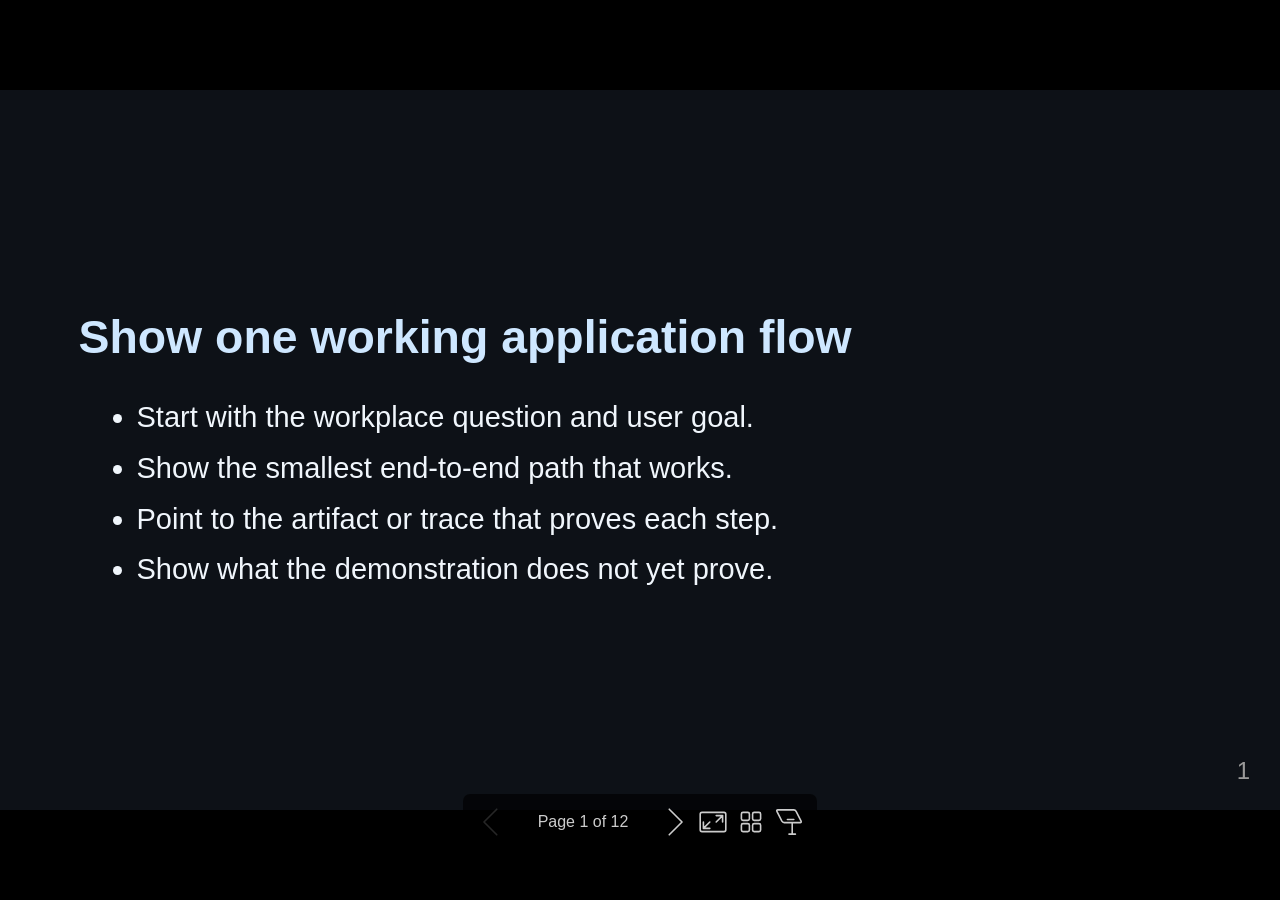
<file: docs/slides/chicago-sept-24/day5/day5.html>
<!DOCTYPE html><html lang="en-US"><head><title>Show one working application flow</title><meta property="og:title" content="Show one working application flow"><meta charset="UTF-8"><meta name="viewport" content="width=device-width,height=device-height,initial-scale=1.0"><meta name="apple-mobile-web-app-capable" content="yes"><meta http-equiv="X-UA-Compatible" content="ie=edge"><meta property="og:type" content="website"><meta name="twitter:card" content="summary"><style>@media screen{body[data-bespoke-view=""] .bespoke-marp-parent>.bespoke-marp-osc>button,body[data-bespoke-view=next] .bespoke-marp-parent>.bespoke-marp-osc>button,body[data-bespoke-view=overview] button.bespoke-marp-overview-close,body[data-bespoke-view=presenter] .bespoke-marp-presenter-container .bespoke-marp-presenter-info-container .bespoke-marp-presenter-info-page-area .bespoke-marp-presenter-info-page,body[data-bespoke-view=presenter] .bespoke-marp-presenter-container .bespoke-marp-presenter-info-container button,body[data-bespoke-view=presenter] .bespoke-marp-presenter-container .bespoke-marp-presenter-note-container button{appearance:none;background-color:initial;border:0;color:inherit;cursor:pointer;font-size:inherit;opacity:.8;outline:none;padding:0;transition:opacity .2s linear;-webkit-tap-highlight-color:transparent}body[data-bespoke-view=""] .bespoke-marp-parent>.bespoke-marp-osc>button:disabled,body[data-bespoke-view=next] .bespoke-marp-parent>.bespoke-marp-osc>button:disabled,body[data-bespoke-view=overview] button.bespoke-marp-overview-close:disabled,body[data-bespoke-view=presenter] .bespoke-marp-presenter-container .bespoke-marp-presenter-info-container .bespoke-marp-presenter-info-page-area .bespoke-marp-presenter-info-page:disabled,body[data-bespoke-view=presenter] .bespoke-marp-presenter-container .bespoke-marp-presenter-info-container button:disabled,body[data-bespoke-view=presenter] .bespoke-marp-presenter-container .bespoke-marp-presenter-note-container button:disabled{cursor:not-allowed;opacity:.15!important}body[data-bespoke-view=""] .bespoke-marp-parent>.bespoke-marp-osc>button:hover,body[data-bespoke-view=next] .bespoke-marp-parent>.bespoke-marp-osc>button:hover,body[data-bespoke-view=overview] button.bespoke-marp-overview-close:hover,body[data-bespoke-view=presenter] .bespoke-marp-presenter-container .bespoke-marp-presenter-info-container .bespoke-marp-presenter-info-page-area .bespoke-marp-presenter-info-page:hover,body[data-bespoke-view=presenter] .bespoke-marp-presenter-container .bespoke-marp-presenter-info-container button:hover,body[data-bespoke-view=presenter] .bespoke-marp-presenter-container .bespoke-marp-presenter-note-container button:hover{opacity:1}body[data-bespoke-view=""] .bespoke-marp-parent>.bespoke-marp-osc>button:hover:active,body[data-bespoke-view=next] .bespoke-marp-parent>.bespoke-marp-osc>button:hover:active,body[data-bespoke-view=overview] button.bespoke-marp-overview-close:hover:active,body[data-bespoke-view=presenter] .bespoke-marp-presenter-container .bespoke-marp-presenter-info-container .bespoke-marp-presenter-info-page-area .bespoke-marp-presenter-info-page:hover:active,body[data-bespoke-view=presenter] .bespoke-marp-presenter-container .bespoke-marp-presenter-info-container button:hover:active,body[data-bespoke-view=presenter] .bespoke-marp-presenter-container .bespoke-marp-presenter-note-container button:hover:active{opacity:.6}body[data-bespoke-view=""] .bespoke-marp-parent>.bespoke-marp-osc>button:hover:not(:disabled),body[data-bespoke-view=next] .bespoke-marp-parent>.bespoke-marp-osc>button:hover:not(:disabled),body[data-bespoke-view=overview] button.bespoke-marp-overview-close:hover:not(:disabled),body[data-bespoke-view=presenter] .bespoke-marp-presenter-container .bespoke-marp-presenter-info-container .bespoke-marp-presenter-info-page-area .bespoke-marp-presenter-info-page:hover:not(:disabled),body[data-bespoke-view=presenter] .bespoke-marp-presenter-container .bespoke-marp-presenter-info-container button:hover:not(:disabled),body[data-bespoke-view=presenter] .bespoke-marp-presenter-container .bespoke-marp-presenter-note-container button:hover:not(:disabled){transition:none}body[data-bespoke-view=""] .bespoke-marp-parent>.bespoke-marp-osc>button[data-bespoke-marp-osc=prev],body[data-bespoke-view=next] .bespoke-marp-parent>.bespoke-marp-osc>button[data-bespoke-marp-osc=prev],body[data-bespoke-view=presenter] .bespoke-marp-presenter-container .bespoke-marp-presenter-info-container button.bespoke-marp-presenter-info-page-prev{background:#0000 url("[data-uri]") no-repeat 50%;background-size:contain;overflow:hidden;text-indent:100%;white-space:nowrap}body[data-bespoke-view=""] .bespoke-marp-parent>.bespoke-marp-osc>button[data-bespoke-marp-osc=next],body[data-bespoke-view=next] .bespoke-marp-parent>.bespoke-marp-osc>button[data-bespoke-marp-osc=next],body[data-bespoke-view=presenter] .bespoke-marp-presenter-container .bespoke-marp-presenter-info-container button.bespoke-marp-presenter-info-page-next{background:#0000 url("[data-uri]") no-repeat 50%;background-size:contain;overflow:hidden;text-indent:100%;white-space:nowrap}:is(body[data-bespoke-view=""],body[data-bespoke-view=next]) .bespoke-marp-parent>.bespoke-marp-osc>button[data-bespoke-marp-osc=fullscreen]{background:#0000 url("[data-uri]") no-repeat 50%;background-size:contain;overflow:hidden;text-indent:100%;white-space:nowrap}:is(body[data-bespoke-view=""],body[data-bespoke-view=next]) .bespoke-marp-parent>.bespoke-marp-osc>button.exit[data-bespoke-marp-osc=fullscreen]{background-image:url("[data-uri]")}:is(body[data-bespoke-view=""],body[data-bespoke-view=next]) .bespoke-marp-parent>.bespoke-marp-osc>button[data-bespoke-marp-osc=presenter]{background:#0000 url("[data-uri]") no-repeat 50%;background-size:contain;overflow:hidden;text-indent:100%;white-space:nowrap}body[data-bespoke-view=overview] button.bespoke-marp-overview-close,body[data-bespoke-view=presenter] .bespoke-marp-presenter-container .bespoke-marp-presenter-note-container button.bespoke-marp-presenter-note-bigger{background:#0000 url("[data-uri]") no-repeat 50%;background-size:contain;overflow:hidden;text-indent:100%;white-space:nowrap}body[data-bespoke-view=presenter] .bespoke-marp-presenter-container .bespoke-marp-presenter-note-container button.bespoke-marp-presenter-note-smaller{background:#0000 url("[data-uri]") no-repeat 50%;background-size:contain;overflow:hidden;text-indent:100%;white-space:nowrap}:is(body[data-bespoke-view=""],body[data-bespoke-view=next]) .bespoke-marp-parent>.bespoke-marp-osc>button[data-bespoke-marp-osc=overview]{background:#0000 url("[data-uri]") no-repeat 50%;background-size:contain;overflow:hidden;text-indent:100%;white-space:nowrap}}@keyframes __bespoke_marp_transition_reduced_outgoing__{0%{opacity:1}to{opacity:0}}@keyframes __bespoke_marp_transition_reduced_incoming__{0%{mix-blend-mode:plus-lighter;opacity:0}to{mix-blend-mode:plus-lighter;opacity:1}}.bespoke-marp-note,.bespoke-marp-osc,.bespoke-progress-parent{display:none;transition:none}@media screen{::view-transition-group(*){animation-duration:var(--marp-bespoke-transition-animation-duration,.5s);animation-timing-function:ease}::view-transition-new(*),::view-transition-old(*){animation-delay:0s;animation-direction:var(--marp-bespoke-transition-animation-direction,normal);animation-duration:var(--marp-bespoke-transition-animation-duration,.5s);animation-fill-mode:both;animation-name:var(--marp-bespoke-transition-animation-name,var(--marp-bespoke-transition-animation-name-fallback,__bespoke_marp_transition_no_animation__));mix-blend-mode:normal}::view-transition-old(*){--marp-bespoke-transition-animation-name-fallback:__bespoke_marp_transition_reduced_outgoing__;animation-timing-function:ease}::view-transition-new(*){--marp-bespoke-transition-animation-name-fallback:__bespoke_marp_transition_reduced_incoming__;animation-timing-function:ease}::view-transition-new(root),::view-transition-old(root){animation-timing-function:linear}::view-transition-new(__bespoke_marp_transition_osc__),::view-transition-old(__bespoke_marp_transition_osc__){animation-duration:0s!important;animation-name:__bespoke_marp_transition_osc__!important}::view-transition-new(__bespoke_marp_transition_osc__){opacity:0!important}.bespoke-marp-transition-warming-up::view-transition-group(*),.bespoke-marp-transition-warming-up::view-transition-new(*),.bespoke-marp-transition-warming-up::view-transition-old(*){animation-play-state:paused!important}body,html{height:100%;margin:0}body{background:#000;overflow:hidden}svg.bespoke-marp-slide{content-visibility:hidden;interactivity:inert;opacity:0;pointer-events:none;z-index:-1}svg.bespoke-marp-slide:not(.bespoke-marp-active) *{view-transition-name:none!important}svg.bespoke-marp-slide.bespoke-marp-active{content-visibility:visible;interactivity:auto;opacity:1;pointer-events:auto;z-index:0}svg.bespoke-marp-slide.bespoke-marp-active.bespoke-marp-active-ready *{animation-name:__bespoke_marp__!important}@supports not (content-visibility:hidden){svg.bespoke-marp-slide[data-bespoke-marp-load=hideable]{display:none}svg.bespoke-marp-slide[data-bespoke-marp-load=hideable].bespoke-marp-active{display:block}}}@media screen and (prefers-reduced-motion:reduce){svg.bespoke-marp-slide *{view-transition-name:none!important}}@media screen{[data-bespoke-marp-fragment=inactive]{visibility:hidden}:is(body[data-bespoke-view=""],body[data-bespoke-view=next]) .bespoke-marp-parent{inset:0;position:absolute}:is(body[data-bespoke-view=""],body[data-bespoke-view=next]) .bespoke-marp-parent>.bespoke-marp-osc{background:#000000a6;border-radius:7px;bottom:50px;color:#fff;contain:paint;display:block;font-family:Helvetica,Arial,sans-serif;font-size:16px;left:50%;line-height:0;opacity:1;padding:12px;position:absolute;touch-action:manipulation;transform:translateX(-50%);transition:opacity .2s linear;-webkit-user-select:none;user-select:none;view-transition-name:__bespoke_marp_transition_osc__;white-space:nowrap;will-change:transform;z-index:1}:is(body[data-bespoke-view=""],body[data-bespoke-view=next]) .bespoke-marp-parent>.bespoke-marp-osc>:where(*){margin-left:6px}:is(body[data-bespoke-view=""],body[data-bespoke-view=next]) .bespoke-marp-parent>.bespoke-marp-osc>:where(*):where(:first-child){margin-left:0}:is(body[data-bespoke-view=""],body[data-bespoke-view=next]) .bespoke-marp-parent>.bespoke-marp-osc>span{opacity:.8}:is(body[data-bespoke-view=""],body[data-bespoke-view=next]) .bespoke-marp-parent>.bespoke-marp-osc>span[data-bespoke-marp-osc=page]{display:inline-block;min-width:140px;text-align:center}:is(body[data-bespoke-view=""],body[data-bespoke-view=next]) .bespoke-marp-parent>.bespoke-marp-osc>button[data-bespoke-marp-osc=fullscreen],:is(body[data-bespoke-view=""],body[data-bespoke-view=next]) .bespoke-marp-parent>.bespoke-marp-osc>button[data-bespoke-marp-osc=next],:is(body[data-bespoke-view=""],body[data-bespoke-view=next]) .bespoke-marp-parent>.bespoke-marp-osc>button[data-bespoke-marp-osc=overview],:is(body[data-bespoke-view=""],body[data-bespoke-view=next]) .bespoke-marp-parent>.bespoke-marp-osc>button[data-bespoke-marp-osc=presenter],:is(body[data-bespoke-view=""],body[data-bespoke-view=next]) .bespoke-marp-parent>.bespoke-marp-osc>button[data-bespoke-marp-osc=prev]{height:32px;line-height:32px;width:32px}:is(body[data-bespoke-view=""],body[data-bespoke-view=next]) .bespoke-marp-parent.bespoke-marp-inactive{cursor:none}:is(body[data-bespoke-view=""],body[data-bespoke-view=next]) .bespoke-marp-parent.bespoke-marp-inactive>.bespoke-marp-osc{opacity:0;pointer-events:none}:is(body[data-bespoke-view=""],body[data-bespoke-view=next]) svg.bespoke-marp-slide{height:100%;left:0;position:absolute;top:0;width:100%}body[data-bespoke-view=""] .bespoke-progress-parent{background:#222;display:flex;height:5px;width:100%}body[data-bespoke-view=""] .bespoke-progress-parent+:where(.bespoke-marp-parent){top:5px}body[data-bespoke-view=""] .bespoke-progress-parent .bespoke-progress-bar{background:#0288d1;flex:0 0 0;transition:flex-basis .2s cubic-bezier(0,1,1,1)}body[data-bespoke-view=next]{background:#0000}body[data-bespoke-view=presenter]{background:#161616}body[data-bespoke-view=presenter] .bespoke-marp-presenter-container{display:grid;font-family:Helvetica,Arial,sans-serif;grid-template:"current dragbar next" minmax(140px,1fr) "current dragbar note" 2fr "info    dragbar note" 3em;grid-template-columns:minmax(3px,var(--bespoke-marp-presenter-split-ratio,66%)) 0 minmax(3px,1fr);height:100%;left:0;position:absolute;top:0;width:100%}body[data-bespoke-view=presenter] .bespoke-marp-presenter-container :where(.bespoke-marp-parent){grid-area:current;overflow:hidden;position:relative}body[data-bespoke-view=presenter] .bespoke-marp-presenter-container :where(.bespoke-marp-parent) :where(svg.bespoke-marp-slide){height:calc(100% - 40px);left:20px;pointer-events:none;position:absolute;top:20px;-webkit-user-select:none;user-select:none;width:calc(100% - 40px)}body[data-bespoke-view=presenter] .bespoke-marp-presenter-container :where(.bespoke-marp-parent) :where(svg.bespoke-marp-slide).bespoke-marp-active{filter:drop-shadow(0 3px 10px rgba(0,0,0,.5))}body[data-bespoke-view=presenter] .bespoke-marp-presenter-container .bespoke-marp-presenter-dragbar-container{background:#0288d1;cursor:col-resize;grid-area:dragbar;margin-left:-3px;opacity:0;position:relative;transition:opacity .4s linear .1s;width:6px;z-index:10}body[data-bespoke-view=presenter] .bespoke-marp-presenter-container .bespoke-marp-presenter-dragbar-container:hover{opacity:1}body[data-bespoke-view=presenter] .bespoke-marp-presenter-container .bespoke-marp-presenter-dragbar-container.active{opacity:1;transition-delay:0s}body[data-bespoke-view=presenter] .bespoke-marp-presenter-container .bespoke-marp-presenter-next-container{background:#222;cursor:pointer;display:none;grid-area:next;overflow:hidden;position:relative}body[data-bespoke-view=presenter] .bespoke-marp-presenter-container .bespoke-marp-presenter-next-container.active{display:block}body[data-bespoke-view=presenter] .bespoke-marp-presenter-container .bespoke-marp-presenter-next-container iframe.bespoke-marp-presenter-next{background:#0000;border:0;display:block;filter:drop-shadow(0 3px 10px rgba(0,0,0,.5));height:calc(100% - 40px);left:20px;pointer-events:none;position:absolute;interactivity:inert;top:20px;-webkit-user-select:none;user-select:none;width:calc(100% - 40px)}body[data-bespoke-view=presenter] .bespoke-marp-presenter-container .bespoke-marp-presenter-note-container{background:#222;color:#eee;grid-area:note;position:relative;z-index:1}body[data-bespoke-view=presenter] .bespoke-marp-presenter-container .bespoke-marp-presenter-note-container button{height:1.5em;line-height:1.5em;width:1.5em}body[data-bespoke-view=presenter] .bespoke-marp-presenter-container .bespoke-marp-presenter-note-container .bespoke-marp-presenter-note-wrapper{display:block;inset:0;position:absolute}body[data-bespoke-view=presenter] .bespoke-marp-presenter-container .bespoke-marp-presenter-note-container .bespoke-marp-presenter-note-buttons{background:#000000a6;border-radius:4px;bottom:0;display:flex;gap:4px;margin:12px;opacity:0;padding:6px;pointer-events:none;position:absolute;right:0;transition:opacity .2s linear}body[data-bespoke-view=presenter] .bespoke-marp-presenter-container .bespoke-marp-presenter-note-container .bespoke-marp-presenter-note-buttons:focus-within,body[data-bespoke-view=presenter] .bespoke-marp-presenter-container .bespoke-marp-presenter-note-container .bespoke-marp-presenter-note-wrapper:focus-within+.bespoke-marp-presenter-note-buttons,body[data-bespoke-view=presenter] .bespoke-marp-presenter-container .bespoke-marp-presenter-note-container:hover .bespoke-marp-presenter-note-buttons{opacity:1;pointer-events:auto}body[data-bespoke-view=presenter] .bespoke-marp-presenter-container .bespoke-marp-presenter-note-container .bespoke-marp-note{box-sizing:border-box;font-size:calc(1.1em*var(--bespoke-marp-note-font-scale, 1));height:calc(100% - 40px);margin:20px;overflow:auto;padding-right:3px;white-space:pre-wrap;width:calc(100% - 40px);word-wrap:break-word;scrollbar-color:#eeeeee80 #0000;scrollbar-width:thin}body[data-bespoke-view=presenter] .bespoke-marp-presenter-container .bespoke-marp-presenter-note-container .bespoke-marp-note::-webkit-scrollbar{width:6px}body[data-bespoke-view=presenter] .bespoke-marp-presenter-container .bespoke-marp-presenter-note-container .bespoke-marp-note::-webkit-scrollbar-track{background:#0000}body[data-bespoke-view=presenter] .bespoke-marp-presenter-container .bespoke-marp-presenter-note-container .bespoke-marp-note::-webkit-scrollbar-thumb{background:#eeeeee80;border-radius:6px}body[data-bespoke-view=presenter] .bespoke-marp-presenter-container .bespoke-marp-presenter-note-container .bespoke-marp-note:empty{pointer-events:none}body[data-bespoke-view=presenter] .bespoke-marp-presenter-container .bespoke-marp-presenter-note-container .bespoke-marp-note.active{display:block}body[data-bespoke-view=presenter] .bespoke-marp-presenter-container .bespoke-marp-presenter-note-container .bespoke-marp-note p:first-child{margin-top:0}body[data-bespoke-view=presenter] .bespoke-marp-presenter-container .bespoke-marp-presenter-note-container .bespoke-marp-note p:last-child{margin-bottom:0}body[data-bespoke-view=presenter] .bespoke-marp-presenter-container .bespoke-marp-presenter-info-container{align-items:center;box-sizing:border-box;color:#eee;display:flex;flex-wrap:nowrap;grid-area:info;justify-content:center;overflow:hidden;padding:0 10px}body[data-bespoke-view=presenter] .bespoke-marp-presenter-container .bespoke-marp-presenter-info-container :is(.bespoke-marp-presenter-info-page-area,.bespoke-marp-presenter-info-time,.bespoke-marp-presenter-info-timer){box-sizing:border-box;display:block;padding:0 10px;white-space:nowrap;width:100%}body[data-bespoke-view=presenter] .bespoke-marp-presenter-container .bespoke-marp-presenter-info-container button{height:1.5em;line-height:1.5em;width:1.5em}body[data-bespoke-view=presenter] .bespoke-marp-presenter-container .bespoke-marp-presenter-info-container .bespoke-marp-presenter-info-page-area{order:2;text-align:center}body[data-bespoke-view=presenter] .bespoke-marp-presenter-container .bespoke-marp-presenter-info-container .bespoke-marp-presenter-info-page-area .bespoke-marp-presenter-info-page{display:inline-block;min-width:120px;text-align:center}body[data-bespoke-view=presenter] .bespoke-marp-presenter-container .bespoke-marp-presenter-info-container .bespoke-marp-presenter-info-time{color:#999;order:1;text-align:left}body[data-bespoke-view=presenter] .bespoke-marp-presenter-container .bespoke-marp-presenter-info-container .bespoke-marp-presenter-info-timer{color:#999;order:3;text-align:right}body[data-bespoke-view=presenter] .bespoke-marp-presenter-container .bespoke-marp-presenter-info-container .bespoke-marp-presenter-info-timer:hover{cursor:pointer}body[data-bespoke-view=overview]{background:#161616;overflow:auto}body[data-bespoke-view=overview] [data-bespoke-marp-fragment=inactive]{visibility:visible}body[data-bespoke-view=overview] .bespoke-marp-overview-header{backdrop-filter:blur(4px);background:#222222d9;box-shadow:0 3px 10px #00000080;box-sizing:border-box;display:flex;height:48px;inset:0 0 auto;justify-content:flex-end;padding:10px;position:fixed;z-index:1}body[data-bespoke-view=overview] button.bespoke-marp-overview-close{height:28px;line-height:28px;transform:rotate(45deg);width:28px}body[data-bespoke-view=overview] .bespoke-marp-parent{display:grid;gap:40px;grid-template-columns:repeat(auto-fit,minmax(0,240px));justify-content:space-around;padding:30px}body[data-bespoke-view=overview] .bespoke-marp-parent svg.bespoke-marp-slide{--bov-selected:#0000;--bov-focus:#161616;--bov-focus-outline:#0000;background-image:conic-gradient(#161616 0 0),conic-gradient(var(--bov-focus) 0 0),conic-gradient(var(--bov-focus-outline) 0 0),conic-gradient(var(--bov-selected) 0 0);background-position:5px 5px,3px 3px,2px 2px,0 0;background-repeat:no-repeat;background-size:calc(100% - 10px) calc(100% - 10px),calc(100% - 6px) calc(100% - 6px),calc(100% - 4px) calc(100% - 4px),100% 100%;content-visibility:visible;cursor:pointer;filter:drop-shadow(0 3px 10px rgba(0,0,0,.5));margin:-6px;padding:6px;interactivity:auto;opacity:1;outline:0;pointer-events:auto;scroll-margin-block:30px;width:100%;z-index:0}body[data-bespoke-view=overview] .bespoke-marp-parent svg.bespoke-marp-slide *,body[data-bespoke-view=overview] .bespoke-marp-parent svg.bespoke-marp-slide.bespoke-marp-active *{pointer-events:none;interactivity:inert}body[data-bespoke-view=overview] .bespoke-marp-parent :is(svg.bespoke-marp-slide:active,svg.bespoke-marp-slide:focus-visible,svg.bespoke-marp-slide:hover){--bov-focus-outline:#161616}body[data-bespoke-view=overview] .bespoke-marp-parent svg.bespoke-marp-slide:focus-visible,body[data-bespoke-view=overview] .bespoke-marp-parent svg.bespoke-marp-slide:hover{--bov-focus:#999}body[data-bespoke-view=overview] .bespoke-marp-parent svg.bespoke-marp-slide:active{--bov-focus:#eee}body[data-bespoke-view=overview] .bespoke-marp-parent svg.bespoke-marp-slide.bespoke-marp-active{--bov-selected:#0288d1}body[data-bespoke-view=overview]:has(.bespoke-marp-overview-header) .bespoke-marp-parent{padding-top:78px}body[data-bespoke-view=overview]:has(.bespoke-marp-overview-header) .bespoke-marp-parent svg.bespoke-marp-slide{scroll-margin-top:78px}.bespoke-marp-overview{background:#000000a6;inset:0;opacity:0;pointer-events:none;position:fixed;transition:opacity .1s ease;z-index:10}.bespoke-marp-overview iframe{background:#222;border:0;display:block;height:100%;left:0;position:absolute;top:0;width:100%}.bespoke-marp-overview[data-open="1"]{opacity:1;pointer-events:auto}}@media print{.bespoke-marp-overview,.bespoke-marp-presenter-info-container,.bespoke-marp-presenter-next-container,.bespoke-marp-presenter-note-container{display:none}}</style><style>div#\:\$p > svg > foreignObject > section{width:1280px;height:720px;box-sizing:border-box;overflow:hidden;position:relative;scroll-snap-align:center center;-webkit-text-size-adjust:100%;text-size-adjust:100%}div#\:\$p > svg > foreignObject > section::after{bottom:0;content:attr(data-marpit-pagination);padding:inherit;pointer-events:none;position:absolute;right:0}div#\:\$p > svg > foreignObject > section:not([data-marpit-pagination])::after{display:none}div#\:\$p > svg > foreignObject > section :where(:is(h1, marp-h1)){font-size:2em;margin-block:0.67em}div#\:\$p > svg > foreignObject > section section:where(:is(h1, marp-h1)){--marpit-root-font-size: 2em}div#\:\$p > svg > foreignObject > section video::-webkit-media-controls{will-change:transform}@page {size:1280px 720px;margin:0}@media print{html, body{background-color:#fff;margin:0;page-break-inside:avoid;break-inside:avoid-page}div#\:\$p > svg > foreignObject > section{page-break-before:always;break-before:page}div#\:\$p > svg > foreignObject > section, div#\:\$p > svg > foreignObject > section *{-webkit-print-color-adjust:exact!important;animation-delay:0s!important;animation-duration:0s!important;color-adjust:exact!important;print-color-adjust:exact!important;transition:none!important}div#\:\$p > svg[data-marpit-svg]{display:block;height:100vh;width:100vw}}div#\:\$p > svg > foreignObject > :where(section){container-type:size}div#\:\$p > svg > foreignObject > section img[data-marp-twemoji]{background:transparent;height:1em;margin:0 .05em 0 .1em;vertical-align:-.1em;width:1em}div#\:\$p > svg > foreignObject > section{--fgColor-danger:light-dark(#d1242f, #f85149);--bgColor-attention-muted:light-dark(#fff8c5, #bb800926);--bgColor-muted:light-dark(#f6f8fa, #151b23);--bgColor-neutral-muted:light-dark(#818b981f, #656c7633);--borderColor-accent-emphasis:light-dark(#0969da, #1f6feb);--borderColor-attention-emphasis:light-dark(#9a6700, #9e6a03);--borderColor-danger-emphasis:light-dark(#cf222e, #da3633);--borderColor-default:light-dark(#d1d9e0, #3d444d);--borderColor-done-emphasis:light-dark(#8250df, #8957e5);--borderColor-success-emphasis:light-dark(#1a7f37, #238636);--color-prettylights-syntax-brackethighlighter-angle:light-dark(#59636e, #9198a1);--color-prettylights-syntax-brackethighlighter-unmatched:light-dark(#82071e, #f85149);--color-prettylights-syntax-carriage-return-bg:light-dark(#cf222e, #b62324);--color-prettylights-syntax-carriage-return-text:light-dark(#f6f8fa, #f0f6fc);--color-prettylights-syntax-comment:light-dark(#59636e, #9198a1);--color-prettylights-syntax-constant:light-dark(#0550ae, #79c0ff);--color-prettylights-syntax-constant-other-reference-link:light-dark(#0a3069, #a5d6ff);--color-prettylights-syntax-entity:light-dark(#6639ba, #d2a8ff);--color-prettylights-syntax-entity-tag:light-dark(#0550ae, #7ee787);--color-prettylights-syntax-invalid-illegal-text:light-dark(var(--fgColor-danger), var(--fgColor-danger));--color-prettylights-syntax-keyword:light-dark(#cf222e, #ff7b72);--color-prettylights-syntax-markup-changed-bg:light-dark(#ffd8b5, #5a1e02);--color-prettylights-syntax-markup-changed-text:light-dark(#953800, #ffdfb6);--color-prettylights-syntax-markup-deleted-bg:light-dark(#ffebe9, #67060c);--color-prettylights-syntax-markup-deleted-text:light-dark(#82071e, #ffdcd7);--color-prettylights-syntax-markup-heading:light-dark(#0550ae, #1f6feb);--color-prettylights-syntax-markup-ignored-bg:light-dark(#0550ae, #1158c7);--color-prettylights-syntax-markup-ignored-text:light-dark(#d1d9e0, #f0f6fc);--color-prettylights-syntax-markup-inserted-bg:light-dark(#dafbe1, #033a16);--color-prettylights-syntax-markup-inserted-text:light-dark(#116329, #aff5b4);--color-prettylights-syntax-markup-list:light-dark(#3b2300, #f2cc60);--color-prettylights-syntax-meta-diff-range:light-dark(#8250df, #d2a8ff);--color-prettylights-syntax-string:light-dark(#0a3069, #a5d6ff);--color-prettylights-syntax-string-regexp:light-dark(#116329, #7ee787);--color-prettylights-syntax-sublimelinter-gutter-mark:light-dark(#818b98, #3d444d);--color-prettylights-syntax-variable:light-dark(#953800, #ffa657);--fgColor-accent:light-dark(#0969da, #4493f8);--fgColor-attention:light-dark(#9a6700, #d29922);--fgColor-done:light-dark(#8250df, #ab7df8);--fgColor-muted:light-dark(#59636e, #9198a1);--fgColor-success:light-dark(#1a7f37, #3fb950);--bgColor-default:light-dark(#fff, #0d1117);--borderColor-muted:light-dark(#d1d9e0b3, #3d444db3);--color-prettylights-syntax-invalid-illegal-bg:light-dark(var(--bgColor-danger-muted), var(--bgColor-danger-muted));--color-prettylights-syntax-markup-bold:light-dark(#1f2328, #f0f6fc);--color-prettylights-syntax-markup-italic:light-dark(#1f2328, #f0f6fc);--color-prettylights-syntax-storage-modifier-import:light-dark(#1f2328, #f0f6fc);--fgColor-default:light-dark(#1f2328, #f0f6fc);--focus-outlineColor:light-dark(var(--borderColor-accent-emphasis), var(--borderColor-accent-emphasis));--borderColor-neutral-muted:light-dark(var(--borderColor-muted), var(--borderColor-muted));--base-size-16:calc(var(--marpit-root-font-size, 1rem) * 1);--base-size-24:calc(var(--marpit-root-font-size, 1rem) * 1.5);--base-size-4:calc(var(--marpit-root-font-size, 1rem) * 0.25);--base-size-40:calc(var(--marpit-root-font-size, 1rem) * 2.5);--base-size-8:calc(var(--marpit-root-font-size, 1rem) * 0.5);--base-text-weight-medium:500;--base-text-weight-normal:400;--base-text-weight-semibold:600;--fontStack-monospace:ui-monospace, SFMono-Regular, SF Mono, Menlo, Consolas, Liberation Mono, monospace;--fontStack-sansSerif:-apple-system, BlinkMacSystemFont, "Segoe UI", "Noto Sans", Helvetica, Arial, sans-serif, "Apple Color Emoji", "Segoe UI Emoji";}/*!
 * Marp default theme.
 *
 * @theme default
 * @author Yuki Hattori
 *
 * @auto-scaling true
 * @size 16:9 1280px 720px
 * @size 4:3 960px 720px
 */div#\:\$p > svg > foreignObject > section [data-theme=light],div#\:\$p > svg > foreignObject > section{color-scheme:light}div#\:\$p > svg > foreignObject > section [data-theme=dark],div#\:\$p > svg > foreignObject > section:where(.invert){color-scheme:dark}div#\:\$p > svg > foreignObject > section{-ms-text-size-adjust:100%;-webkit-text-size-adjust:100%;margin:0;font-weight:var(--base-text-weight-normal, 400);color:var(--fgColor-default);background-color:var(--bgColor-default);font-family:var(--fontStack-sansSerif, -apple-system, BlinkMacSystemFont, "Segoe UI", "Noto Sans", Helvetica, Arial, sans-serif, "Apple Color Emoji", "Segoe UI Emoji");font-size:16px;line-height:1.5;word-wrap:break-word}div#\:\$p > svg > foreignObject > section{--marpit-root-font-size:16px}div#\:\$p > svg > foreignObject > section a{text-decoration:underline;text-underline-offset:calc(var(--marpit-root-font-size, 1rem) * .2)}div#\:\$p > svg > foreignObject > section :is(h1, marp-h1):hover .anchor .octicon-link:before,div#\:\$p > svg > foreignObject > section :is(h2, marp-h2):hover .anchor .octicon-link:before,div#\:\$p > svg > foreignObject > section :is(h3, marp-h3):hover .anchor .octicon-link:before,div#\:\$p > svg > foreignObject > section :is(h4, marp-h4):hover .anchor .octicon-link:before,div#\:\$p > svg > foreignObject > section :is(h5, marp-h5):hover .anchor .octicon-link:before,div#\:\$p > svg > foreignObject > section :is(h6, marp-h6):hover .anchor .octicon-link:before{width:16px;height:16px;content:" ";display:inline-block;background-color:currentColor;-webkit-mask-image:url('data:image/svg+xml;charset=utf-8,<svg xmlns="http://www.w3.org/2000/svg" aria-hidden="true" viewBox="0 0 16 16"><path fill-rule="evenodd" d="M7.775 3.275a.75.75 0 0 0 1.06 1.06l1.25-1.25a2 2 0 1 1 2.83 2.83l-2.5 2.5a2 2 0 0 1-2.83 0 .75.75 0 0 0-1.06 1.06 3.5 3.5 0 0 0 4.95 0l2.5-2.5a3.5 3.5 0 0 0-4.95-4.95zm-4.69 9.64a2 2 0 0 1 0-2.83l2.5-2.5a2 2 0 0 1 2.83 0 .75.75 0 0 0 1.06-1.06 3.5 3.5 0 0 0-4.95 0l-2.5 2.5a3.5 3.5 0 0 0 4.95 4.95l1.25-1.25a.75.75 0 0 0-1.06-1.06l-1.25 1.25a2 2 0 0 1-2.83 0"/></svg>');mask-image:url('data:image/svg+xml;charset=utf-8,<svg xmlns="http://www.w3.org/2000/svg" aria-hidden="true" viewBox="0 0 16 16"><path fill-rule="evenodd" d="M7.775 3.275a.75.75 0 0 0 1.06 1.06l1.25-1.25a2 2 0 1 1 2.83 2.83l-2.5 2.5a2 2 0 0 1-2.83 0 .75.75 0 0 0-1.06 1.06 3.5 3.5 0 0 0 4.95 0l2.5-2.5a3.5 3.5 0 0 0-4.95-4.95zm-4.69 9.64a2 2 0 0 1 0-2.83l2.5-2.5a2 2 0 0 1 2.83 0 .75.75 0 0 0 1.06-1.06 3.5 3.5 0 0 0-4.95 0l-2.5 2.5a3.5 3.5 0 0 0 4.95 4.95l1.25-1.25a.75.75 0 0 0-1.06-1.06l-1.25 1.25a2 2 0 0 1-2.83 0"/></svg>')}div#\:\$p > svg > foreignObject > section details,div#\:\$p > svg > foreignObject > section figcaption,div#\:\$p > svg > foreignObject > section figure{display:block}div#\:\$p > svg > foreignObject > section summary{display:list-item}div#\:\$p > svg > foreignObject > section [hidden]{display:none!important}div#\:\$p > svg > foreignObject > section a{background-color:transparent;color:var(--fgColor-accent);text-decoration:none}div#\:\$p > svg > foreignObject > section abbr[title]{border-bottom:none;-webkit-text-decoration:underline dotted;text-decoration:underline dotted}div#\:\$p > svg > foreignObject > section b,div#\:\$p > svg > foreignObject > section strong{font-weight:var(--base-text-weight-semibold, 600)}div#\:\$p > svg > foreignObject > section dfn{font-style:italic}div#\:\$p > svg > foreignObject > section :is(h1, marp-h1){margin:.67em 0;font-weight:var(--base-text-weight-semibold, 600);padding-bottom:.3em;font-size:2em;border-bottom:1px solid var(--borderColor-muted)}div#\:\$p > svg > foreignObject > section mark{background-color:var(--bgColor-attention-muted);color:var(--fgColor-default)}div#\:\$p > svg > foreignObject > section small{font-size:90%}div#\:\$p > svg > foreignObject > section sub,div#\:\$p > svg > foreignObject > section sup{font-size:75%;line-height:0;position:relative;vertical-align:baseline}div#\:\$p > svg > foreignObject > section sub{bottom:-.25em}div#\:\$p > svg > foreignObject > section sup{top:-.5em}div#\:\$p > svg > foreignObject > section img{border-style:none;max-width:100%;box-sizing:content-box}div#\:\$p > svg > foreignObject > section code,div#\:\$p > svg > foreignObject > section kbd,div#\:\$p > svg > foreignObject > section :is(pre, marp-pre),div#\:\$p > svg > foreignObject > section samp{font-family:monospace;font-size:1em}div#\:\$p > svg > foreignObject > section figure{margin:1em var(--base-size-40)}div#\:\$p > svg > foreignObject > section hr{box-sizing:content-box;overflow:hidden;background:transparent;height:.25em;padding:0;margin:var(--base-size-24) 0;background-color:var(--borderColor-default);border:0}div#\:\$p > svg > foreignObject > section input{font:inherit;margin:0;overflow:visible;font-family:inherit;font-size:inherit;line-height:inherit}div#\:\$p > svg > foreignObject > section [type=button],div#\:\$p > svg > foreignObject > section [type=reset],div#\:\$p > svg > foreignObject > section [type=submit]{-webkit-appearance:button;-moz-appearance:button;appearance:button}div#\:\$p > svg > foreignObject > section [type=checkbox],div#\:\$p > svg > foreignObject > section [type=radio]{box-sizing:border-box;padding:0}div#\:\$p > svg > foreignObject > section [type=number]::-webkit-inner-spin-button,div#\:\$p > svg > foreignObject > section [type=number]::-webkit-outer-spin-button{height:auto}div#\:\$p > svg > foreignObject > section [type=search]::-webkit-search-cancel-button,div#\:\$p > svg > foreignObject > section [type=search]::-webkit-search-decoration{-webkit-appearance:none;appearance:none}div#\:\$p > svg > foreignObject > section ::-webkit-input-placeholder{color:inherit;opacity:.54}div#\:\$p > svg > foreignObject > section ::-webkit-file-upload-button{-webkit-appearance:button;appearance:button;font:inherit}div#\:\$p > svg > foreignObject > section a:hover{text-decoration:underline}div#\:\$p > svg > foreignObject > section ::-moz-placeholder{color:var(--fgColor-muted);opacity:1}div#\:\$p > svg > foreignObject > section ::placeholder{color:var(--fgColor-muted);opacity:1}div#\:\$p > svg > foreignObject > section hr:after,div#\:\$p > svg > foreignObject > section hr:before{display:table;content:""}div#\:\$p > svg > foreignObject > section hr:after{clear:both}div#\:\$p > svg > foreignObject > section table{border-spacing:0;border-collapse:collapse;display:block;width:-moz-max-content;width:max-content;max-width:100%;overflow:auto;font-variant:tabular-nums}div#\:\$p > svg > foreignObject > section td,div#\:\$p > svg > foreignObject > section th{padding:0}div#\:\$p > svg > foreignObject > section details summary{cursor:pointer}div#\:\$p > svg > foreignObject > section [role=button]:focus,div#\:\$p > svg > foreignObject > section a:focus,div#\:\$p > svg > foreignObject > section input[type=checkbox]:focus,div#\:\$p > svg > foreignObject > section input[type=radio]:focus{outline:2px solid var(--focus-outlineColor);outline-offset:-2px;box-shadow:none}div#\:\$p > svg > foreignObject > section [role=button]:focus:not(:focus-visible),div#\:\$p > svg > foreignObject > section a:focus:not(:focus-visible),div#\:\$p > svg > foreignObject > section input[type=checkbox]:focus:not(:focus-visible),div#\:\$p > svg > foreignObject > section input[type=radio]:focus:not(:focus-visible){outline:1px solid transparent}div#\:\$p > svg > foreignObject > section [role=button]:focus-visible,div#\:\$p > svg > foreignObject > section a:focus-visible,div#\:\$p > svg > foreignObject > section input[type=checkbox]:focus-visible,div#\:\$p > svg > foreignObject > section input[type=radio]:focus-visible{outline:2px solid var(--focus-outlineColor);outline-offset:-2px;box-shadow:none}div#\:\$p > svg > foreignObject > section a:not([class]):focus,div#\:\$p > svg > foreignObject > section a:not([class]):focus-visible,div#\:\$p > svg > foreignObject > section input[type=checkbox]:focus,div#\:\$p > svg > foreignObject > section input[type=checkbox]:focus-visible,div#\:\$p > svg > foreignObject > section input[type=radio]:focus,div#\:\$p > svg > foreignObject > section input[type=radio]:focus-visible{outline-offset:0}div#\:\$p > svg > foreignObject > section kbd{display:inline-block;padding:var(--base-size-4);font:11px var(--fontStack-monospace, ui-monospace, SFMono-Regular, SF Mono, Menlo, Consolas, Liberation Mono, monospace);line-height:10px;color:var(--fgColor-default);vertical-align:middle;background-color:var(--bgColor-muted);border-bottom-color:var(--borderColor-neutral-muted);border:1px solid var(--borderColor-neutral-muted);border-radius:6px;box-shadow:inset 0 -1px 0 var(--borderColor-neutral-muted)}div#\:\$p > svg > foreignObject > section :is(h1, marp-h1),div#\:\$p > svg > foreignObject > section :is(h2, marp-h2),div#\:\$p > svg > foreignObject > section :is(h3, marp-h3),div#\:\$p > svg > foreignObject > section :is(h4, marp-h4),div#\:\$p > svg > foreignObject > section :is(h5, marp-h5),div#\:\$p > svg > foreignObject > section :is(h6, marp-h6){margin-top:var(--base-size-24);margin-bottom:var(--base-size-16);font-weight:var(--base-text-weight-semibold, 600);line-height:1.25}div#\:\$p > svg > foreignObject > section :is(h2, marp-h2){padding-bottom:.3em;font-size:1.5em;border-bottom:1px solid var(--borderColor-muted)}div#\:\$p > svg > foreignObject > section :is(h2, marp-h2),div#\:\$p > svg > foreignObject > section :is(h3, marp-h3){font-weight:var(--base-text-weight-semibold, 600)}div#\:\$p > svg > foreignObject > section :is(h3, marp-h3){font-size:1.25em}div#\:\$p > svg > foreignObject > section :is(h4, marp-h4){font-size:1em}div#\:\$p > svg > foreignObject > section :is(h4, marp-h4),div#\:\$p > svg > foreignObject > section :is(h5, marp-h5){font-weight:var(--base-text-weight-semibold, 600)}div#\:\$p > svg > foreignObject > section :is(h5, marp-h5){font-size:.875em}div#\:\$p > svg > foreignObject > section :is(h6, marp-h6){font-weight:var(--base-text-weight-semibold, 600);font-size:.85em;color:var(--fgColor-muted)}div#\:\$p > svg > foreignObject > section p{margin-top:0;margin-bottom:10px}div#\:\$p > svg > foreignObject > section blockquote{margin:0;padding:0 1em;color:var(--fgColor-muted);border-left:.25em solid var(--borderColor-default)}div#\:\$p > svg > foreignObject > section ol,div#\:\$p > svg > foreignObject > section ul{margin-top:0;margin-bottom:0;padding-left:2em}div#\:\$p > svg > foreignObject > section ol ol,div#\:\$p > svg > foreignObject > section ul ol{list-style-type:lower-roman}div#\:\$p > svg > foreignObject > section ol ol ol,div#\:\$p > svg > foreignObject > section ol ul ol,div#\:\$p > svg > foreignObject > section ul ol ol,div#\:\$p > svg > foreignObject > section ul ul ol{list-style-type:lower-alpha}div#\:\$p > svg > foreignObject > section dd{margin-left:0}div#\:\$p > svg > foreignObject > section code,div#\:\$p > svg > foreignObject > section :is(pre, marp-pre),div#\:\$p > svg > foreignObject > section samp,div#\:\$p > svg > foreignObject > section tt{font-family:var(--fontStack-monospace, ui-monospace, SFMono-Regular, SF Mono, Menlo, Consolas, Liberation Mono, monospace);font-size:12px}div#\:\$p > svg > foreignObject > section :is(pre, marp-pre){margin-top:0;margin-bottom:0;word-wrap:normal}div#\:\$p > svg > foreignObject > section .octicon{display:inline-block;overflow:visible!important;vertical-align:text-bottom;fill:currentColor}div#\:\$p > svg > foreignObject > section input::-webkit-inner-spin-button,div#\:\$p > svg > foreignObject > section input::-webkit-outer-spin-button{margin:0;-webkit-appearance:none;appearance:none}div#\:\$p > svg > foreignObject > section .mr-2{margin-right:var(--base-size-8, 8px)!important}div#\:\$p > svg > foreignObject > section:after,div#\:\$p > svg > foreignObject > section:before{display:table}div#\:\$p > svg > foreignObject > section:after{clear:both}div#\:\$p > svg > foreignObject > section>:first-child{margin-top:0!important}div#\:\$p > svg > foreignObject > section>:last-child{margin-bottom:0!important}div#\:\$p > svg > foreignObject > section a:not([href]){color:inherit;text-decoration:none}div#\:\$p > svg > foreignObject > section .absent{color:var(--fgColor-danger)}div#\:\$p > svg > foreignObject > section .anchor{float:left;padding-right:var(--base-size-4);margin-left:-20px;line-height:1}div#\:\$p > svg > foreignObject > section .anchor:focus{outline:none}div#\:\$p > svg > foreignObject > section blockquote,div#\:\$p > svg > foreignObject > section details,div#\:\$p > svg > foreignObject > section dl,div#\:\$p > svg > foreignObject > section ol,div#\:\$p > svg > foreignObject > section p,div#\:\$p > svg > foreignObject > section :is(pre, marp-pre),div#\:\$p > svg > foreignObject > section table,div#\:\$p > svg > foreignObject > section ul{margin-top:0;margin-bottom:var(--base-size-16)}div#\:\$p > svg > foreignObject > section blockquote>:first-child{margin-top:0}div#\:\$p > svg > foreignObject > section blockquote>:last-child{margin-bottom:0}div#\:\$p > svg > foreignObject > section :is(h1, marp-h1) .octicon-link,div#\:\$p > svg > foreignObject > section :is(h2, marp-h2) .octicon-link,div#\:\$p > svg > foreignObject > section :is(h3, marp-h3) .octicon-link,div#\:\$p > svg > foreignObject > section :is(h4, marp-h4) .octicon-link,div#\:\$p > svg > foreignObject > section :is(h5, marp-h5) .octicon-link,div#\:\$p > svg > foreignObject > section :is(h6, marp-h6) .octicon-link{color:var(--fgColor-default);vertical-align:middle;visibility:hidden}div#\:\$p > svg > foreignObject > section :is(h1, marp-h1):hover .anchor,div#\:\$p > svg > foreignObject > section :is(h2, marp-h2):hover .anchor,div#\:\$p > svg > foreignObject > section :is(h3, marp-h3):hover .anchor,div#\:\$p > svg > foreignObject > section :is(h4, marp-h4):hover .anchor,div#\:\$p > svg > foreignObject > section :is(h5, marp-h5):hover .anchor,div#\:\$p > svg > foreignObject > section :is(h6, marp-h6):hover .anchor{text-decoration:none}div#\:\$p > svg > foreignObject > section :is(h1, marp-h1):hover .anchor .octicon-link,div#\:\$p > svg > foreignObject > section :is(h2, marp-h2):hover .anchor .octicon-link,div#\:\$p > svg > foreignObject > section :is(h3, marp-h3):hover .anchor .octicon-link,div#\:\$p > svg > foreignObject > section :is(h4, marp-h4):hover .anchor .octicon-link,div#\:\$p > svg > foreignObject > section :is(h5, marp-h5):hover .anchor .octicon-link,div#\:\$p > svg > foreignObject > section :is(h6, marp-h6):hover .anchor .octicon-link{visibility:visible}div#\:\$p > svg > foreignObject > section :is(h1, marp-h1) code,div#\:\$p > svg > foreignObject > section :is(h1, marp-h1) tt,div#\:\$p > svg > foreignObject > section :is(h2, marp-h2) code,div#\:\$p > svg > foreignObject > section :is(h2, marp-h2) tt,div#\:\$p > svg > foreignObject > section :is(h3, marp-h3) code,div#\:\$p > svg > foreignObject > section :is(h3, marp-h3) tt,div#\:\$p > svg > foreignObject > section :is(h4, marp-h4) code,div#\:\$p > svg > foreignObject > section :is(h4, marp-h4) tt,div#\:\$p > svg > foreignObject > section :is(h5, marp-h5) code,div#\:\$p > svg > foreignObject > section :is(h5, marp-h5) tt,div#\:\$p > svg > foreignObject > section :is(h6, marp-h6) code,div#\:\$p > svg > foreignObject > section :is(h6, marp-h6) tt{padding:0 .2em;font-size:inherit}div#\:\$p > svg > foreignObject > section summary :is(h1, marp-h1),div#\:\$p > svg > foreignObject > section summary :is(h2, marp-h2),div#\:\$p > svg > foreignObject > section summary :is(h3, marp-h3),div#\:\$p > svg > foreignObject > section summary :is(h4, marp-h4),div#\:\$p > svg > foreignObject > section summary :is(h5, marp-h5),div#\:\$p > svg > foreignObject > section summary :is(h6, marp-h6){display:inline-block}div#\:\$p > svg > foreignObject > section summary :is(h1, marp-h1) .anchor,div#\:\$p > svg > foreignObject > section summary :is(h2, marp-h2) .anchor,div#\:\$p > svg > foreignObject > section summary :is(h3, marp-h3) .anchor,div#\:\$p > svg > foreignObject > section summary :is(h4, marp-h4) .anchor,div#\:\$p > svg > foreignObject > section summary :is(h5, marp-h5) .anchor,div#\:\$p > svg > foreignObject > section summary :is(h6, marp-h6) .anchor{margin-left:-40px}div#\:\$p > svg > foreignObject > section summary :is(h1, marp-h1),div#\:\$p > svg > foreignObject > section summary :is(h2, marp-h2){padding-bottom:0;border-bottom:0}div#\:\$p > svg > foreignObject > section ol.no-list,div#\:\$p > svg > foreignObject > section ul.no-list{padding:0;list-style-type:none}div#\:\$p > svg > foreignObject > section ol[type="a s"]{list-style-type:lower-alpha}div#\:\$p > svg > foreignObject > section ol[type="A s"]{list-style-type:upper-alpha}div#\:\$p > svg > foreignObject > section ol[type="i s"]{list-style-type:lower-roman}div#\:\$p > svg > foreignObject > section ol[type="I s"]{list-style-type:upper-roman}div#\:\$p > svg > foreignObject > section div>ol:not([type]),div#\:\$p > svg > foreignObject > section ol[type="1"]{list-style-type:decimal}div#\:\$p > svg > foreignObject > section ol ol,div#\:\$p > svg > foreignObject > section ol ul,div#\:\$p > svg > foreignObject > section ul ol,div#\:\$p > svg > foreignObject > section ul ul{margin-top:0;margin-bottom:0}div#\:\$p > svg > foreignObject > section li>p{margin-top:var(--base-size-16)}div#\:\$p > svg > foreignObject > section li+li{margin-top:.25em}div#\:\$p > svg > foreignObject > section dl{padding:0}div#\:\$p > svg > foreignObject > section dl dt{padding:0;margin-top:var(--base-size-16);font-size:1em;font-style:italic;font-weight:var(--base-text-weight-semibold, 600)}div#\:\$p > svg > foreignObject > section dl dd{padding:0 var(--base-size-16);margin-bottom:var(--base-size-16)}div#\:\$p > svg > foreignObject > section table th{font-weight:var(--base-text-weight-semibold, 600)}div#\:\$p > svg > foreignObject > section table td,div#\:\$p > svg > foreignObject > section table th{padding:6px 13px;border:1px solid var(--borderColor-default)}div#\:\$p > svg > foreignObject > section table td>:last-child{margin-bottom:0}div#\:\$p > svg > foreignObject > section table tr{background-color:var(--bgColor-default);border-top:1px solid var(--borderColor-muted)}div#\:\$p > svg > foreignObject > section table tr:nth-child(2n){background-color:var(--bgColor-muted)}div#\:\$p > svg > foreignObject > section table img{background-color:transparent}div#\:\$p > svg > foreignObject > section img[align=right]{padding-left:20px}div#\:\$p > svg > foreignObject > section img[align=left]{padding-right:20px}div#\:\$p > svg > foreignObject > section .emoji{max-width:none;vertical-align:text-top;background-color:transparent}div#\:\$p > svg > foreignObject > section :is(span, marp-span).frame,div#\:\$p > svg > foreignObject > section :is(span, marp-span).frame>:is(span, marp-span){display:block;overflow:hidden}div#\:\$p > svg > foreignObject > section :is(span, marp-span).frame>:is(span, marp-span){float:left;width:auto;padding:7px;margin:13px 0 0;border:1px solid var(--borderColor-default)}div#\:\$p > svg > foreignObject > section :is(span, marp-span).frame :is(span, marp-span) img{display:block;float:left}div#\:\$p > svg > foreignObject > section :is(span, marp-span).frame :is(span, marp-span) :is(span, marp-span){display:block;padding:5px 0 0;clear:both;color:var(--fgColor-default)}div#\:\$p > svg > foreignObject > section :is(span, marp-span).align-center{display:block;overflow:hidden;clear:both}div#\:\$p > svg > foreignObject > section :is(span, marp-span).align-center>:is(span, marp-span){display:block;margin:13px auto 0;overflow:hidden;text-align:center}div#\:\$p > svg > foreignObject > section :is(span, marp-span).align-center :is(span, marp-span) img{margin:0 auto;text-align:center}div#\:\$p > svg > foreignObject > section :is(span, marp-span).align-right{display:block;overflow:hidden;clear:both}div#\:\$p > svg > foreignObject > section :is(span, marp-span).align-right>:is(span, marp-span){display:block;margin:13px 0 0;overflow:hidden;text-align:right}div#\:\$p > svg > foreignObject > section :is(span, marp-span).align-right :is(span, marp-span) img{margin:0;text-align:right}div#\:\$p > svg > foreignObject > section :is(span, marp-span).float-left{display:block;float:left;margin-right:13px;overflow:hidden}div#\:\$p > svg > foreignObject > section :is(span, marp-span).float-left :is(span, marp-span){margin:13px 0 0}div#\:\$p > svg > foreignObject > section :is(span, marp-span).float-right{display:block;float:right;margin-left:13px;overflow:hidden}div#\:\$p > svg > foreignObject > section :is(span, marp-span).float-right>:is(span, marp-span){display:block;margin:13px auto 0;overflow:hidden;text-align:right}div#\:\$p > svg > foreignObject > section code,div#\:\$p > svg > foreignObject > section tt{padding:.2em .4em;margin:0;font-size:85%;white-space:break-spaces;background-color:var(--bgColor-neutral-muted);border-radius:6px}div#\:\$p > svg > foreignObject > section code br,div#\:\$p > svg > foreignObject > section tt br{display:none}div#\:\$p > svg > foreignObject > section del code{text-decoration:inherit}div#\:\$p > svg > foreignObject > section samp{font-size:85%}div#\:\$p > svg > foreignObject > section :is(pre, marp-pre) code{font-size:100%}div#\:\$p > svg > foreignObject > section :is(pre, marp-pre)>code{padding:0;margin:0;word-break:normal;white-space:pre;background:transparent;border:0}div#\:\$p > svg > foreignObject > section .highlight{margin-bottom:var(--base-size-16)}div#\:\$p > svg > foreignObject > section .highlight :is(pre, marp-pre){margin-bottom:0;word-break:normal}div#\:\$p > svg > foreignObject > section :is(pre, marp-pre){padding:var(--base-size-16);overflow:auto;font-size:85%;line-height:1.45;color:var(--fgColor-default);background-color:var(--bgColor-muted);border-radius:6px}div#\:\$p > svg > foreignObject > section :is(pre, marp-pre) code,div#\:\$p > svg > foreignObject > section :is(pre, marp-pre) tt{display:inline;padding:0;margin:0;overflow:visible;line-height:inherit;word-wrap:normal;background-color:transparent;border:0}div#\:\$p > svg > foreignObject > section .csv-data td,div#\:\$p > svg > foreignObject > section .csv-data th{padding:5px;overflow:hidden;font-size:12px;line-height:1;text-align:left;white-space:nowrap}div#\:\$p > svg > foreignObject > section .csv-data .blob-num{padding:10px var(--base-size-8) 9px;text-align:right;background:var(--bgColor-default);border:0}div#\:\$p > svg > foreignObject > section .csv-data tr{border-top:0}div#\:\$p > svg > foreignObject > section .csv-data th{font-weight:var(--base-text-weight-semibold, 600);background:var(--bgColor-muted);border-top:0}div#\:\$p > svg > foreignObject > section [data-footnote-ref]:before{content:"["}div#\:\$p > svg > foreignObject > section [data-footnote-ref]:after{content:"]"}div#\:\$p > svg > foreignObject > section .footnotes{font-size:12px;color:var(--fgColor-muted);border-top:1px solid var(--borderColor-default)}div#\:\$p > svg > foreignObject > section div#\:\$p > svg > foreignObject > section section.footnotes{--marpit-root-font-size:12px}div#\:\$p > svg > foreignObject > section .footnotes ol,div#\:\$p > svg > foreignObject > section .footnotes ol ul{padding-left:var(--base-size-16)}div#\:\$p > svg > foreignObject > section .footnotes ol ul{display:inline-block;margin-top:var(--base-size-16)}div#\:\$p > svg > foreignObject > section .footnotes li{position:relative}div#\:\$p > svg > foreignObject > section .footnotes li:target:before{position:absolute;top:calc(var(--base-size-8)*-1);right:calc(var(--base-size-8)*-1);bottom:calc(var(--base-size-8)*-1);left:calc(var(--base-size-24)*-1);pointer-events:none;content:"";border:2px solid var(--borderColor-accent-emphasis);border-radius:6px}div#\:\$p > svg > foreignObject > section .footnotes li:target{color:var(--fgColor-default)}div#\:\$p > svg > foreignObject > section .footnotes .data-footnote-backref g-emoji{font-family:monospace}div#\:\$p > svg > foreignObject > section .pl-c{color:var(--color-prettylights-syntax-comment)}div#\:\$p > svg > foreignObject > section .pl-c1,div#\:\$p > svg > foreignObject > section .pl-s .pl-v{color:var(--color-prettylights-syntax-constant)}div#\:\$p > svg > foreignObject > section .pl-e,div#\:\$p > svg > foreignObject > section .pl-en{color:var(--color-prettylights-syntax-entity)}div#\:\$p > svg > foreignObject > section .pl-s .pl-s1,div#\:\$p > svg > foreignObject > section .pl-smi{color:var(--color-prettylights-syntax-storage-modifier-import)}div#\:\$p > svg > foreignObject > section .pl-ent{color:var(--color-prettylights-syntax-entity-tag)}div#\:\$p > svg > foreignObject > section .pl-k{color:var(--color-prettylights-syntax-keyword)}div#\:\$p > svg > foreignObject > section .pl-pds,div#\:\$p > svg > foreignObject > section .pl-s,div#\:\$p > svg > foreignObject > section .pl-s .pl-pse .pl-s1,div#\:\$p > svg > foreignObject > section .pl-sr,div#\:\$p > svg > foreignObject > section .pl-sr .pl-cce,div#\:\$p > svg > foreignObject > section .pl-sr .pl-sra,div#\:\$p > svg > foreignObject > section .pl-sr .pl-sre{color:var(--color-prettylights-syntax-string)}div#\:\$p > svg > foreignObject > section .pl-smw,div#\:\$p > svg > foreignObject > section .pl-v{color:var(--color-prettylights-syntax-variable)}div#\:\$p > svg > foreignObject > section .pl-bu{color:var(--color-prettylights-syntax-brackethighlighter-unmatched)}div#\:\$p > svg > foreignObject > section .pl-ii{color:var(--color-prettylights-syntax-invalid-illegal-text);background-color:var(--color-prettylights-syntax-invalid-illegal-bg)}div#\:\$p > svg > foreignObject > section .pl-c2{color:var(--color-prettylights-syntax-carriage-return-text);background-color:var(--color-prettylights-syntax-carriage-return-bg)}div#\:\$p > svg > foreignObject > section .pl-sr .pl-cce{font-weight:700;color:var(--color-prettylights-syntax-string-regexp)}div#\:\$p > svg > foreignObject > section .pl-ml{color:var(--color-prettylights-syntax-markup-list)}div#\:\$p > svg > foreignObject > section .pl-mh,div#\:\$p > svg > foreignObject > section .pl-mh .pl-en,div#\:\$p > svg > foreignObject > section .pl-ms{font-weight:700;color:var(--color-prettylights-syntax-markup-heading)}div#\:\$p > svg > foreignObject > section .pl-mi{font-style:italic;color:var(--color-prettylights-syntax-markup-italic)}div#\:\$p > svg > foreignObject > section .pl-mb{font-weight:700;color:var(--color-prettylights-syntax-markup-bold)}div#\:\$p > svg > foreignObject > section .pl-md{color:var(--color-prettylights-syntax-markup-deleted-text);background-color:var(--color-prettylights-syntax-markup-deleted-bg)}div#\:\$p > svg > foreignObject > section .pl-mi1{color:var(--color-prettylights-syntax-markup-inserted-text);background-color:var(--color-prettylights-syntax-markup-inserted-bg)}div#\:\$p > svg > foreignObject > section .pl-mc{color:var(--color-prettylights-syntax-markup-changed-text);background-color:var(--color-prettylights-syntax-markup-changed-bg)}div#\:\$p > svg > foreignObject > section .pl-mi2{color:var(--color-prettylights-syntax-markup-ignored-text);background-color:var(--color-prettylights-syntax-markup-ignored-bg)}div#\:\$p > svg > foreignObject > section .pl-mdr{font-weight:700;color:var(--color-prettylights-syntax-meta-diff-range)}div#\:\$p > svg > foreignObject > section .pl-ba{color:var(--color-prettylights-syntax-brackethighlighter-angle)}div#\:\$p > svg > foreignObject > section .pl-sg{color:var(--color-prettylights-syntax-sublimelinter-gutter-mark)}div#\:\$p > svg > foreignObject > section .pl-corl{text-decoration:underline;color:var(--color-prettylights-syntax-constant-other-reference-link)}div#\:\$p > svg > foreignObject > section [role=button]:focus:not(:focus-visible),div#\:\$p > svg > foreignObject > section [role=tabpanel][tabindex="0"]:focus:not(:focus-visible),div#\:\$p > svg > foreignObject > section a:focus:not(:focus-visible),div#\:\$p > svg > foreignObject > section button:focus:not(:focus-visible),div#\:\$p > svg > foreignObject > section summary:focus:not(:focus-visible){outline:none;box-shadow:none}div#\:\$p > svg > foreignObject > section [tabindex="0"]:focus:not(:focus-visible),div#\:\$p > svg > foreignObject > section details-dialog:focus:not(:focus-visible){outline:none}div#\:\$p > svg > foreignObject > section g-emoji{display:inline-block;min-width:1ch;font-family:Apple Color Emoji,Segoe UI Emoji,Segoe UI Symbol;font-size:1em;font-style:normal!important;font-weight:var(--base-text-weight-normal, 400);line-height:1;vertical-align:-.075em}div#\:\$p > svg > foreignObject > section g-emoji img{width:1em;height:1em}div#\:\$p > svg > foreignObject > section a:has(>p,>div,>:is(pre, marp-pre),>blockquote){display:block}div#\:\$p > svg > foreignObject > section a:has(>p,>div,>:is(pre, marp-pre),>blockquote):not(:has(.snippet-clipboard-content,>:is(pre, marp-pre))){width:-moz-fit-content;width:fit-content}div#\:\$p > svg > foreignObject > section a:has(>p,>div,>:is(pre, marp-pre),>blockquote):has(.snippet-clipboard-content,>:is(pre, marp-pre)):focus-visible{outline:2px solid var(--focus-outlineColor);outline-offset:2px}div#\:\$p > svg > foreignObject > section .task-list-item{list-style-type:none}div#\:\$p > svg > foreignObject > section .task-list-item label{font-weight:var(--base-text-weight-normal, 400)}div#\:\$p > svg > foreignObject > section .task-list-item.enabled label{cursor:pointer}div#\:\$p > svg > foreignObject > section .task-list-item+.task-list-item{margin-top:var(--base-size-4)}div#\:\$p > svg > foreignObject > section .task-list-item .handle{display:none}div#\:\$p > svg > foreignObject > section .task-list-item-checkbox{margin:0 .2em .25em -1.4em;vertical-align:middle}div#\:\$p > svg > foreignObject > section ul:dir(rtl) .task-list-item-checkbox{margin:0 -1.6em .25em .2em}div#\:\$p > svg > foreignObject > section ol:dir(rtl) .task-list-item-checkbox{margin:0 -1.6em .25em .2em}div#\:\$p > svg > foreignObject > section .contains-task-list:focus-within .task-list-item-convert-container,div#\:\$p > svg > foreignObject > section .contains-task-list:hover .task-list-item-convert-container{display:block;width:auto;height:24px;overflow:visible;clip-path:none}div#\:\$p > svg > foreignObject > section ::-webkit-calendar-picker-indicator{filter:invert(50%)}div#\:\$p > svg > foreignObject > section .markdown-alert{padding:var(--base-size-8) var(--base-size-16);margin-bottom:var(--base-size-16);color:inherit;border-left:.25em solid var(--borderColor-default)}div#\:\$p > svg > foreignObject > section .markdown-alert>:first-child{margin-top:0}div#\:\$p > svg > foreignObject > section .markdown-alert>:last-child{margin-bottom:0}div#\:\$p > svg > foreignObject > section .markdown-alert .markdown-alert-title{display:flex;font-weight:var(--base-text-weight-medium, 500);align-items:center;line-height:1}div#\:\$p > svg > foreignObject > section .markdown-alert.markdown-alert-note{border-left-color:var(--borderColor-accent-emphasis)}div#\:\$p > svg > foreignObject > section .markdown-alert.markdown-alert-note .markdown-alert-title{color:var(--fgColor-accent)}div#\:\$p > svg > foreignObject > section .markdown-alert.markdown-alert-important{border-left-color:var(--borderColor-done-emphasis)}div#\:\$p > svg > foreignObject > section .markdown-alert.markdown-alert-important .markdown-alert-title{color:var(--fgColor-done)}div#\:\$p > svg > foreignObject > section .markdown-alert.markdown-alert-warning{border-left-color:var(--borderColor-attention-emphasis)}div#\:\$p > svg > foreignObject > section .markdown-alert.markdown-alert-warning .markdown-alert-title{color:var(--fgColor-attention)}div#\:\$p > svg > foreignObject > section .markdown-alert.markdown-alert-tip{border-left-color:var(--borderColor-success-emphasis)}div#\:\$p > svg > foreignObject > section .markdown-alert.markdown-alert-tip .markdown-alert-title{color:var(--fgColor-success)}div#\:\$p > svg > foreignObject > section .markdown-alert.markdown-alert-caution{border-left-color:var(--borderColor-danger-emphasis)}div#\:\$p > svg > foreignObject > section .markdown-alert.markdown-alert-caution .markdown-alert-title{color:var(--fgColor-danger)}div#\:\$p > svg > foreignObject > section>:first-child>.heading-element:first-child{margin-top:0!important}div#\:\$p > svg > foreignObject > section .highlight :is(pre, marp-pre):has(+.zeroclipboard-container){min-height:52px}div#\:\$p > svg > foreignObject > section :is(h1, marp-h1){color:var(--h1-color);font-size:1.6em}div#\:\$p > svg > foreignObject > section :is(h1, marp-h1),div#\:\$p > svg > foreignObject > section :is(h2, marp-h2){border-bottom:none}div#\:\$p > svg > foreignObject > section :is(h2, marp-h2){font-size:1.3em}div#\:\$p > svg > foreignObject > section :is(h3, marp-h3){font-size:1.1em}div#\:\$p > svg > foreignObject > section :is(h4, marp-h4){font-size:1.05em}div#\:\$p > svg > foreignObject > section :is(h5, marp-h5){font-size:1em}div#\:\$p > svg > foreignObject > section :is(h6, marp-h6){font-size:.9em}div#\:\$p > svg > foreignObject > section :is(h1, marp-h1) strong,div#\:\$p > svg > foreignObject > section :is(h2, marp-h2) strong,div#\:\$p > svg > foreignObject > section :is(h3, marp-h3) strong,div#\:\$p > svg > foreignObject > section :is(h4, marp-h4) strong,div#\:\$p > svg > foreignObject > section :is(h5, marp-h5) strong,div#\:\$p > svg > foreignObject > section :is(h6, marp-h6) strong{font-weight:inherit;color:var(--heading-strong-color)}div#\:\$p > svg > foreignObject > section :is(h1, marp-h1)::part(auto-scaling),div#\:\$p > svg > foreignObject > section :is(h2, marp-h2)::part(auto-scaling),div#\:\$p > svg > foreignObject > section :is(h3, marp-h3)::part(auto-scaling),div#\:\$p > svg > foreignObject > section :is(h4, marp-h4)::part(auto-scaling),div#\:\$p > svg > foreignObject > section :is(h5, marp-h5)::part(auto-scaling),div#\:\$p > svg > foreignObject > section :is(h6, marp-h6)::part(auto-scaling){max-height:563px}div#\:\$p > svg > foreignObject > section hr{height:0;padding-top:.25em}div#\:\$p > svg > foreignObject > section img{background-color:transparent}div#\:\$p > svg > foreignObject > section :is(pre, marp-pre){border:1px solid var(--borderColor-default);line-height:1.15;overflow:visible}div#\:\$p > svg > foreignObject > section :is(pre, marp-pre)::part(auto-scaling){max-height:529px}div#\:\$p > svg > foreignObject > section :is(pre, marp-pre) :where(.hljs){color:var(--color-prettylights-syntax-storage-modifier-import)}div#\:\$p > svg > foreignObject > section :is(pre, marp-pre) :where(.hljs-doctag),div#\:\$p > svg > foreignObject > section :is(pre, marp-pre) :where(.hljs-keyword),div#\:\$p > svg > foreignObject > section :is(pre, marp-pre) :where(.hljs-meta .hljs-keyword),div#\:\$p > svg > foreignObject > section :is(pre, marp-pre) :where(.hljs-template-tag),div#\:\$p > svg > foreignObject > section :is(pre, marp-pre) :where(.hljs-template-variable),div#\:\$p > svg > foreignObject > section :is(pre, marp-pre) :where(.hljs-type),div#\:\$p > svg > foreignObject > section :is(pre, marp-pre) :where(.hljs-variable.language_){color:var(--color-prettylights-syntax-keyword)}div#\:\$p > svg > foreignObject > section :is(pre, marp-pre) :where(.hljs-title),div#\:\$p > svg > foreignObject > section :is(pre, marp-pre) :where(.hljs-title.class_),div#\:\$p > svg > foreignObject > section :is(pre, marp-pre) :where(.hljs-title.class_.inherited__),div#\:\$p > svg > foreignObject > section :is(pre, marp-pre) :where(.hljs-title.function_){color:var(--color-prettylights-syntax-entity)}div#\:\$p > svg > foreignObject > section :is(pre, marp-pre) :where(.hljs-attr),div#\:\$p > svg > foreignObject > section :is(pre, marp-pre) :where(.hljs-attribute),div#\:\$p > svg > foreignObject > section :is(pre, marp-pre) :where(.hljs-literal),div#\:\$p > svg > foreignObject > section :is(pre, marp-pre) :where(.hljs-meta),div#\:\$p > svg > foreignObject > section :is(pre, marp-pre) :where(.hljs-number),div#\:\$p > svg > foreignObject > section :is(pre, marp-pre) :where(.hljs-operator),div#\:\$p > svg > foreignObject > section :is(pre, marp-pre) :where(.hljs-selector-attr),div#\:\$p > svg > foreignObject > section :is(pre, marp-pre) :where(.hljs-selector-class),div#\:\$p > svg > foreignObject > section :is(pre, marp-pre) :where(.hljs-selector-id),div#\:\$p > svg > foreignObject > section :is(pre, marp-pre) :where(.hljs-variable){color:var(--color-prettylights-syntax-constant)}div#\:\$p > svg > foreignObject > section :is(pre, marp-pre) :where(.hljs-meta .hljs-string),div#\:\$p > svg > foreignObject > section :is(pre, marp-pre) :where(.hljs-regexp),div#\:\$p > svg > foreignObject > section :is(pre, marp-pre) :where(.hljs-string){color:var(--color-prettylights-syntax-string)}div#\:\$p > svg > foreignObject > section :is(pre, marp-pre) :where(.hljs-built_in),div#\:\$p > svg > foreignObject > section :is(pre, marp-pre) :where(.hljs-symbol){color:var(--color-prettylights-syntax-variable)}div#\:\$p > svg > foreignObject > section :is(pre, marp-pre) :where(.hljs-code),div#\:\$p > svg > foreignObject > section :is(pre, marp-pre) :where(.hljs-comment),div#\:\$p > svg > foreignObject > section :is(pre, marp-pre) :where(.hljs-formula){color:var(--color-prettylights-syntax-comment)}div#\:\$p > svg > foreignObject > section :is(pre, marp-pre) :where(.hljs-name),div#\:\$p > svg > foreignObject > section :is(pre, marp-pre) :where(.hljs-quote),div#\:\$p > svg > foreignObject > section :is(pre, marp-pre) :where(.hljs-selector-pseudo),div#\:\$p > svg > foreignObject > section :is(pre, marp-pre) :where(.hljs-selector-tag){color:var(--color-prettylights-syntax-entity-tag)}div#\:\$p > svg > foreignObject > section :is(pre, marp-pre) :where(.hljs-subst){color:var(--color-prettylights-syntax-storage-modifier-import)}div#\:\$p > svg > foreignObject > section :is(pre, marp-pre) :where(.hljs-section){font-weight:700;color:var(--color-prettylights-syntax-markup-heading)}div#\:\$p > svg > foreignObject > section :is(pre, marp-pre) :where(.hljs-bullet){color:var(--color-prettylights-syntax-markup-list)}div#\:\$p > svg > foreignObject > section :is(pre, marp-pre) :where(.hljs-emphasis){font-style:italic;color:var(--color-prettylights-syntax-markup-italic)}div#\:\$p > svg > foreignObject > section :is(pre, marp-pre) :where(.hljs-strong){font-weight:700;color:var(--color-prettylights-syntax-markup-bold)}div#\:\$p > svg > foreignObject > section :is(pre, marp-pre) :where(.hljs-addition){color:var(--color-prettylights-syntax-markup-inserted-text);background-color:var(--color-prettylights-syntax-markup-inserted-bg)}div#\:\$p > svg > foreignObject > section :is(pre, marp-pre) :where(.hljs-deletion){color:var(--color-prettylights-syntax-markup-deleted-text);background-color:var(--color-prettylights-syntax-markup-deleted-bg)}div#\:\$p > svg > foreignObject > section footer,div#\:\$p > svg > foreignObject > section header{margin:0;position:absolute;left:30px;color:var(--header-footer-color);font-size:18px}div#\:\$p > svg > foreignObject > section header{top:21px}div#\:\$p > svg > foreignObject > section footer{bottom:21px}div#\:\$p > svg > foreignObject > section{--h1-color:light-dark(#246, #cee7ff);--header-footer-color:light-dark(hsla(0,0%,40%,.75), hsla(0,0%,60%,.75));--heading-strong-color:light-dark(#48c, #7bf);--paginate-color:light-dark(#777, #999);--base-size-4:4px;--base-size-8:8px;--base-size-16:16px;--base-size-24:24px;--base-size-40:40px;display:block;font-size:29px;height:720px;padding:78.5px;place-content:safe center center;width:1280px;flex-flow:column nowrap;align-items:stretch}div#\:\$p > svg > foreignObject > section{--marpit-root-font-size:29px}div#\:\$p > svg > foreignObject > section>:last-child,div#\:\$p > svg > foreignObject > section[data-footer]>:nth-last-child(2){margin-bottom:0}div#\:\$p > svg > foreignObject > section>:first-child,div#\:\$p > svg > foreignObject > section>header:first-child+*{margin-top:0}div#\:\$p > svg > foreignObject > section:after{position:absolute;padding:0;right:30px;bottom:21px;font-size:24px;color:var(--paginate-color)}div#\:\$p > svg > foreignObject > section:after{--marpit-root-font-size:24px}div#\:\$p > svg > foreignObject > section[data-color] :is(h1, marp-h1),div#\:\$p > svg > foreignObject > section[data-color] :is(h2, marp-h2),div#\:\$p > svg > foreignObject > section[data-color] :is(h3, marp-h3),div#\:\$p > svg > foreignObject > section[data-color] :is(h4, marp-h4),div#\:\$p > svg > foreignObject > section[data-color] :is(h5, marp-h5),div#\:\$p > svg > foreignObject > section[data-color] :is(h6, marp-h6){color:currentcolor}div#\:\$p > svg > foreignObject > section{width:1280px;height:720px}div#\:\$p > svg > foreignObject > section[data-marpit-advanced-background="background"]{columns:initial!important;display:block!important;padding:0!important}div#\:\$p > svg > foreignObject > section[data-marpit-advanced-background="background"]::before, div#\:\$p > svg > foreignObject > section[data-marpit-advanced-background="background"]::after, div#\:\$p > svg > foreignObject > section[data-marpit-advanced-background="content"]::before, div#\:\$p > svg > foreignObject > section[data-marpit-advanced-background="content"]::after{display:none!important}div#\:\$p > svg > foreignObject > section[data-marpit-advanced-background="background"] > div[data-marpit-advanced-background-container]{all:initial;display:flex;flex-direction:row;height:100%;overflow:hidden;width:100%}div#\:\$p > svg > foreignObject > section[data-marpit-advanced-background="background"] > div[data-marpit-advanced-background-container][data-marpit-advanced-background-direction="vertical"]{flex-direction:column}div#\:\$p > svg > foreignObject > section[data-marpit-advanced-background="background"][data-marpit-advanced-background-split] > div[data-marpit-advanced-background-container]{width:var(--marpit-advanced-background-split, 50%)}div#\:\$p > svg > foreignObject > section[data-marpit-advanced-background="background"][data-marpit-advanced-background-split="right"] > div[data-marpit-advanced-background-container]{margin-left:calc(100% - var(--marpit-advanced-background-split, 50%))}div#\:\$p > svg > foreignObject > section[data-marpit-advanced-background="background"] > div[data-marpit-advanced-background-container] > figure{all:initial;background-position:center;background-repeat:no-repeat;background-size:cover;flex:auto;margin:0}div#\:\$p > svg > foreignObject > section[data-marpit-advanced-background="background"] > div[data-marpit-advanced-background-container] > figure > figcaption{position:absolute;border:0;clip:rect(0, 0, 0, 0);height:1px;margin:-1px;overflow:hidden;padding:0;white-space:nowrap;width:1px}div#\:\$p > svg > foreignObject > section[data-marpit-advanced-background="content"], div#\:\$p > svg > foreignObject > section[data-marpit-advanced-background="pseudo"]{background:transparent!important}div#\:\$p > svg > foreignObject > section[data-marpit-advanced-background="pseudo"], div#\:\$p > svg[data-marpit-svg] > foreignObject[data-marpit-advanced-background="pseudo"]{pointer-events:none!important}div#\:\$p > svg > foreignObject > section[data-marpit-advanced-background-split]{width:100%;height:100%}
</style></head><body><div class="bespoke-marp-osc"><button data-bespoke-marp-osc="prev" tabindex="-1" title="Previous slide">Previous slide</button><span data-bespoke-marp-osc="page"></span><button data-bespoke-marp-osc="next" tabindex="-1" title="Next slide">Next slide</button><button data-bespoke-marp-osc="fullscreen" tabindex="-1" title="Toggle fullscreen (f)">Toggle fullscreen</button><button data-bespoke-marp-osc="overview" tabindex="-1" title="Toggle overview view (o)">Toggle overview view</button><button data-bespoke-marp-osc="presenter" tabindex="-1" title="Open presenter view (p)">Open presenter view</button></div><div id=":$p"><svg data-marpit-svg="" viewBox="0 0 1280 720"><foreignObject width="1280" height="720"><section id="1" data-paginate="true" data-class="invert" data-theme="default" lang="en-US" class="invert" data-marpit-pagination="1" style="--paginate:true;--class:invert;--theme:default;" data-marpit-pagination-total="12" data-size="16:9">
<h1 id="show-one-working-application-flow">Show one working application flow</h1>
<ul>
<li>Start with the workplace question and user goal.</li>
<li>Show the smallest end-to-end path that works.</li>
<li>Point to the artifact or trace that proves each step.</li>
<li>Show what the demonstration does not yet prove.</li>
</ul>
</section>
</foreignObject></svg><svg data-marpit-svg="" viewBox="0 0 1280 720"><foreignObject width="1280" height="720"><section id="2" data-paginate="true" data-class="invert" data-theme="default" lang="en-US" class="invert" data-marpit-pagination="2" style="--paginate:true;--class:invert;--theme:default;" data-marpit-pagination-total="12" data-size="16:9">
<h1 id="compare-against-the-simplest-baseline">Compare against the simplest baseline</h1>
<table>
<thead>
<tr>
<th></th>
<th>Baseline</th>
<th>Current path</th>
</tr>
</thead>
<tbody>
<tr>
<td>Same question</td>
<td>✓</td>
<td>✓</td>
</tr>
<tr>
<td>Evidence and success condition</td>
<td>Same</td>
<td>Same</td>
</tr>
<tr>
<td>Compare</td>
<td>Quality · cost · latency · failure shape</td>
<td>Quality · cost · latency · failure shape</td>
</tr>
</tbody>
</table>
<p>Name the case where the extra mechanism was not worth it.</p>
</section>
</foreignObject></svg><svg data-marpit-svg="" viewBox="0 0 1280 720"><foreignObject width="1280" height="720"><section id="3" data-paginate="true" data-class="invert" data-theme="default" lang="en-US" class="invert" data-marpit-pagination="3" style="--paginate:true;--class:invert;--theme:default;" data-marpit-pagination-total="12" data-size="16:9">
<h1 id="explain-architecture-and-one-failure">Explain architecture and one failure</h1>
<ul>
<li>Draw model, tools, state, controls, and trace boundaries.</li>
<li>Replay the failure at the step where it began.</li>
<li>Separate a bug, a limitation, and an unmeasured risk.</li>
<li>Label each conclusion as reproduced, suspected, or unmeasured.</li>
</ul>
</section>
</foreignObject></svg><svg data-marpit-svg="" viewBox="0 0 1280 720"><foreignObject width="1280" height="720"><section id="4" data-paginate="true" data-class="invert" data-theme="default" lang="en-US" class="invert" data-marpit-pagination="4" style="--paginate:true;--class:invert;--theme:default;" data-marpit-pagination-total="12" data-size="16:9">
<h1 id="make-the-next-decision-explicit">Make the next decision explicit</h1>
<table>
<thead>
<tr>
<th>Decision</th>
<th>Evidence needed</th>
<th>Owner</th>
</tr>
</thead>
<tbody>
<tr>
<td>Ship</td>
<td>The release bar is met</td>
<td>Named approver</td>
</tr>
<tr>
<td>Measure next</td>
<td>A specific gap, case, or metric</td>
<td>Named investigator</td>
</tr>
<tr>
<td>Stop</td>
<td>Complexity or risk is not justified</td>
<td>Product owner</td>
</tr>
</tbody>
</table>
<p>Record the remaining risk and what result would reverse the decision.</p>
</section>
</foreignObject></svg><svg data-marpit-svg="" viewBox="0 0 1280 720"><foreignObject width="1280" height="720"><section id="5" data-paginate="true" data-class="invert" data-theme="default" lang="en-US" class="invert" data-marpit-pagination="5" style="--paginate:true;--class:invert;--theme:default;" data-marpit-pagination-total="12" data-size="16:9">
<h1 id="optional-modules-five-ways-to-defend-the-thing-you-built">Optional modules: five ways to defend the thing you built</h1>
<p><strong>Pick by the question you cannot answer yet.</strong> · each stands alone</p>
<table>
<thead>
<tr>
<th>Module</th>
<th>The question it answers</th>
<th>Time</th>
</tr>
</thead>
<tbody>
<tr>
<td>19 Responsible AI</td>
<td>what could go wrong, and who owns it?</td>
<td>25m</td>
</tr>
<tr>
<td>20 OWASP LLM top 10</td>
<td>what happens when someone attacks it?</td>
<td>35m</td>
</tr>
<tr>
<td>21 DeepEval</td>
<td>does the new version actually beat the old one?</td>
<td>35m</td>
</tr>
<tr>
<td>22 Observability</td>
<td>how would you find out in production?</td>
<td>35m</td>
</tr>
<tr>
<td>23 Release pipeline</td>
<td>what stops a bad version from shipping?</td>
<td>35m</td>
</tr>
</tbody>
</table>
</section>
</foreignObject></svg><svg data-marpit-svg="" viewBox="0 0 1280 720"><foreignObject width="1280" height="720"><section id="6" data-paginate="true" data-class="invert" data-theme="default" lang="en-US" class="invert" data-marpit-pagination="6" style="--paginate:true;--class:invert;--theme:default;" data-marpit-pagination-total="12" data-size="16:9">
<h1 id="a-risk-register-is-derived-not-drafted">A risk register is derived, not drafted</h1>
<p>Four NIST functions, each answered by <strong>an artifact you already produced</strong>:</p>
<table>
<thead>
<tr>
<th>Function</th>
<th>Rows come from</th>
</tr>
</thead>
<tbody>
<tr>
<td>Map</td>
<td>the charter's &quot;where it will be wrong&quot; bullets</td>
</tr>
<tr>
<td>Measure</td>
<td>judges with a low mean, and RAGAS faithfulness and pass rates</td>
</tr>
<tr>
<td>Manage</td>
<td>attacks no guardrail rung blocked</td>
</tr>
<tr>
<td>Govern</td>
<td>rubric aspects with <strong>no</strong> judge — the gaps</td>
</tr>
</tbody>
</table>
<p>Plain Python over the workspace. Every row gets an owner, or it is not a row.</p>
</section>
</foreignObject></svg><svg data-marpit-svg="" viewBox="0 0 1280 720"><foreignObject width="1280" height="720"><section id="7" data-paginate="true" data-class="invert" data-theme="default" lang="en-US" class="invert" data-marpit-pagination="7" style="--paginate:true;--class:invert;--theme:default;" data-marpit-pagination-total="12" data-size="16:9">
<h1 id="the-attack-does-not-have-to-come-from-the-user">The attack does not have to come from the user</h1>
<ul>
<li><strong>Direct</strong> injection: ask for the canary outright</li>
<li><strong>Recombined:</strong> prefixes × bodies × suffixes — one attack, many surfaces</li>
<li><strong>Indirect:</strong> a <em>poisoned page</em> in the corpus, and an innocent question</li>
<li>Also: a poisoned <strong>tool description</strong>, where the canary shows up in the call arguments</li>
</ul>
<p>Retrieved text and tool metadata are inputs too. Every attack that worked becomes a regression test.</p>
</section>
</foreignObject></svg><svg data-marpit-svg="" viewBox="0 0 1280 720"><foreignObject width="1280" height="720"><section id="8" data-paginate="true" data-class="invert" data-theme="default" lang="en-US" class="invert" data-marpit-pagination="8" style="--paginate:true;--class:invert;--theme:default;" data-marpit-pagination-total="12" data-size="16:9">
<h1 id="two-versions-same-cases-three-metrics-each">Two versions, same cases, three metrics each</h1>
<ul>
<li>v1 is prompt-only; v2 retrieves over the corpus — <strong>the only difference</strong></li>
<li>Read every eval case <em>before</em> any model runs</li>
<li>Gate <strong>per metric</strong>, not on an average</li>
<li>Fingerprint the case set, so the decision records what it was measured against</li>
</ul>
<p>A release decision written from numbers, not from the demo that happened to work.</p>
</section>
</foreignObject></svg><svg data-marpit-svg="" viewBox="0 0 1280 720"><foreignObject width="1280" height="720"><section id="9" data-paginate="true" data-class="invert" data-theme="default" lang="en-US" class="invert" data-marpit-pagination="9" style="--paginate:true;--class:invert;--theme:default;" data-marpit-pagination-total="12" data-size="16:9">
<h1 id="three-of-the-four-metrics-cannot-see-a-quality-regression">Three of the four metrics cannot see a quality regression</h1>
<p>Plant one: from day five, <strong>a third of passing answers now fail.</strong> Nothing else changes.</p>
<table>
<thead>
<tr>
<th>Metric</th>
<th>Does it move?</th>
</tr>
</thead>
<tbody>
<tr>
<td>p50 / p95 latency</td>
<td>no</td>
</tr>
<tr>
<td>cost per request</td>
<td>no</td>
</tr>
<tr>
<td>refusal rate</td>
<td>no</td>
</tr>
<tr>
<td><strong>eval score on traffic</strong></td>
<td><strong>yes</strong></td>
</tr>
</tbody>
</table>
<p>A tracing dashboard that only records success shows a healthy system during an outage.</p>
</section>
</foreignObject></svg><svg data-marpit-svg="" viewBox="0 0 1280 720"><foreignObject width="1280" height="720"><section id="10" data-paginate="true" data-class="invert" data-theme="default" lang="en-US" class="invert" data-marpit-pagination="10" style="--paginate:true;--class:invert;--theme:default;" data-marpit-pagination-total="12" data-size="16:9">
<h1 id="say-the-detection-lag-out-loud">Say the detection lag out loud</h1>
<ul>
<li>You cannot score every request. Score a <strong>sample</strong> each day and watch the series</li>
<li>The detector: fires when the last three days average <strong>2.5 standard deviations</strong> below everything before</li>
<li>Run it and watch it fire <strong>a day late</strong></li>
<li>The gap between the regression starting and the alert is a number you can promise</li>
</ul>
<p>Sophisticated change detection exists and is rarely why teams miss this. Not looking is.</p>
</section>
</foreignObject></svg><svg data-marpit-svg="" viewBox="0 0 1280 720"><foreignObject width="1280" height="720"><section id="11" data-paginate="true" data-class="invert" data-theme="default" lang="en-US" class="invert" data-marpit-pagination="11" style="--paginate:true;--class:invert;--theme:default;" data-marpit-pagination-total="12" data-size="16:9">
<h1 id="a-canary-at-forty-samples-cannot-tell-a-win-from-luck">A canary at forty samples cannot tell a win from luck</h1>
<ul>
<li>A rolling update answers one question: does it start and stay up — <strong>a worse model passes that</strong></li>
<li>A canary sends a slice of real traffic; a shadow copies traffic and discards the replies</li>
<li>Both give you a pass rate on a <em>sample</em>, and a sample of forty moves around</li>
<li>So: latency is a hard gate, too few samples is a <strong>hold</strong>, then a two-proportion 95% interval decides</li>
</ul>
<p>A release decision that lives in a notebook is a wish. A gate is a script that exits non-zero.</p>
</section>
</foreignObject></svg><svg data-marpit-svg="" viewBox="0 0 1280 720"><foreignObject width="1280" height="720"><section id="12" data-paginate="true" data-class="invert" data-theme="default" lang="en-US" class="invert" data-marpit-pagination="12" style="--paginate:true;--class:invert;--theme:default;" data-marpit-pagination-total="12" data-size="16:9">
<h1 id="filtering-after-you-rank-is-a-leak">Filtering after you rank is a leak</h1>
<ul>
<li>Decide who may read what <strong>before</strong> retrieval, never after</li>
<li>Filter-after-rank means the ranker already saw documents this user may not</li>
<li>Eight properties of a manifest a platform team greps for — break one, watch the check fail</li>
<li>Fill the deployment checklist from what the repo answers, and mark the rest <strong>unknown</strong></li>
</ul>
<p>The unknowns are the useful part. They are the questions only your platform team can close.</p>
</section>
<script>!function(){"use strict";const t={h1:{proto:()=>HTMLHeadingElement,attrs:{role:"heading","aria-level":"1"},style:"display: block; font-size: 2em; margin-block-start: 0.67em; margin-block-end: 0.67em; margin-inline-start: 0px; margin-inline-end: 0px; font-weight: bold;"},h2:{proto:()=>HTMLHeadingElement,attrs:{role:"heading","aria-level":"2"},style:"display: block; font-size: 1.5em; margin-block-start: 0.83em; margin-block-end: 0.83em; margin-inline-start: 0px; margin-inline-end: 0px; font-weight: bold;"},h3:{proto:()=>HTMLHeadingElement,attrs:{role:"heading","aria-level":"3"},style:"display: block; font-size: 1.17em; margin-block-start: 1em; margin-block-end: 1em; margin-inline-start: 0px; margin-inline-end: 0px; font-weight: bold;"},h4:{proto:()=>HTMLHeadingElement,attrs:{role:"heading","aria-level":"4"},style:"display: block; margin-block-start: 1.33em; margin-block-end: 1.33em; margin-inline-start: 0px; margin-inline-end: 0px; font-weight: bold;"},h5:{proto:()=>HTMLHeadingElement,attrs:{role:"heading","aria-level":"5"},style:"display: block; font-size: 0.83em; margin-block-start: 1.67em; margin-block-end: 1.67em; margin-inline-start: 0px; margin-inline-end: 0px; font-weight: bold;"},h6:{proto:()=>HTMLHeadingElement,attrs:{role:"heading","aria-level":"6"},style:"display: block; font-size: 0.67em; margin-block-start: 2.33em; margin-block-end: 2.33em; margin-inline-start: 0px; margin-inline-end: 0px; font-weight: bold;"},span:{proto:()=>HTMLSpanElement},pre:{proto:()=>HTMLElement,style:"display: block; font-family: monospace; white-space: pre; margin: 1em 0; --marp-auto-scaling-white-space: pre;"}},e="data-marp-auto-scaling-wrapper",i="data-marp-auto-scaling-svg",n="data-marp-auto-scaling-container";class s extends HTMLElement{container;containerSize;containerObserver;svg;svgComputedStyle;svgPreserveAspectRatio="xMinYMid meet";wrapper;wrapperSize;wrapperObserver;constructor(){super();const t=t=>([e])=>{const{width:i,height:n}=e.contentRect;this[t]={width:i,height:n},this.updateSVGRect()};this.attachShadow({mode:"open"}),this.containerObserver=new ResizeObserver(t("containerSize")),this.wrapperObserver=new ResizeObserver((...e)=>{t("wrapperSize")(...e),this.flushSvgDisplay()})}static get observedAttributes(){return["data-downscale-only"]}connectedCallback(){this.shadowRoot.innerHTML=`\n<style>\n  svg[${i}] { display: block; width: 100%; height: auto; vertical-align: top; }\n  span[${n}] { display: table; white-space: var(--marp-auto-scaling-white-space, nowrap); width: max-content; }\n</style>\n<div ${e}>\n  <svg part="svg" ${i}>\n    <foreignObject><span ${n}><slot></slot></span></foreignObject>\n  </svg>\n</div>\n    `.split(/\n\s*/).join(""),this.wrapper=this.shadowRoot.querySelector(`div[${e}]`)??void 0;const t=this.svg;this.svg=this.wrapper?.querySelector(`svg[${i}]`)??void 0,this.svg!==t&&(this.svgComputedStyle=this.svg?window.getComputedStyle(this.svg):void 0),this.container=this.svg?.querySelector(`span[${n}]`)??void 0,this.observe()}disconnectedCallback(){this.svg=void 0,this.svgComputedStyle=void 0,this.wrapper=void 0,this.container=void 0,this.observe()}attributeChangedCallback(){this.observe()}flushSvgDisplay(){const{svg:t}=this;t&&(t.style.display="inline",requestAnimationFrame(()=>{t.style.display=""}))}observe(){this.containerObserver.disconnect(),this.wrapperObserver.disconnect(),this.wrapper&&this.wrapperObserver.observe(this.wrapper),this.container&&this.containerObserver.observe(this.container),this.svgComputedStyle&&this.observeSVGStyle(this.svgComputedStyle)}observeSVGStyle(t){const e=()=>{const i=(()=>{const e=t.getPropertyValue("--preserve-aspect-ratio");if(e)return e.trim();return`x${(({textAlign:t,direction:e})=>{if(t.endsWith("left"))return"Min";if(t.endsWith("right"))return"Max";if("start"===t||"end"===t){let i="rtl"===e;return"end"===t&&(i=!i),i?"Max":"Min"}return"Mid"})(t)}YMid meet`})();i!==this.svgPreserveAspectRatio&&(this.svgPreserveAspectRatio=i,this.updateSVGRect()),t===this.svgComputedStyle&&requestAnimationFrame(e)};e()}updateSVGRect(){let t=Math.ceil(this.containerSize?.width??0);const e=Math.ceil(this.containerSize?.height??0);void 0!==this.dataset.downscaleOnly&&(t=Math.max(t,this.wrapperSize?.width??0));const i=this.svg?.querySelector(":scope > foreignObject");if(i?.setAttribute("width",`${t}`),i?.setAttribute("height",`${e}`),this.svg&&(this.svg.setAttribute("viewBox",`0 0 ${t} ${e}`),this.svg.setAttribute("preserveAspectRatio",this.svgPreserveAspectRatio),this.svg.style.height=t<=0||e<=0?"0":""),this.container){const t=this.svgPreserveAspectRatio.toLowerCase();this.container.style.marginLeft=t.startsWith("xmid")||t.startsWith("xmax")?"auto":"0",this.container.style.marginRight=t.startsWith("xmi")?"auto":"0"}}}const r=(t,{attrs:e={},style:i})=>class extends t{constructor(...t){super(...t);for(const[t,i]of Object.entries(e))this.hasAttribute(t)||this.setAttribute(t,i);this._shadow()}static get observedAttributes(){return["data-auto-scaling"]}connectedCallback(){this._update()}attributeChangedCallback(){this._update()}_shadow(){if(!this.shadowRoot)try{this.attachShadow({mode:"open"})}catch(t){if(!(t instanceof Error&&"NotSupportedError"===t.name))throw t}return this.shadowRoot}_update(){const t=this._shadow();if(t){const e=i?`<style>:host { ${i} }</style>`:"";let n="<slot></slot>";const{autoScaling:s}=this.dataset;if(void 0!==s){n=`<marp-auto-scaling exportparts="svg:auto-scaling" ${"downscale-only"===s?"data-downscale-only":""}>${n}</marp-auto-scaling>`}t.innerHTML=e+n}}};let o;const a=()=>o??(o=!!document.createElement("div",{is:"marp-auto-scaling"}).outerHTML.startsWith("<div is"),o),l=Symbol();let c;const d="marpitSVGPolyfill:setZoomFactor,",h=Symbol(),g=Symbol();const p=()=>{const t="Apple Computer, Inc."===navigator.vendor,e=t?[v]:[],i={then:e=>(t?(async()=>{if(void 0===c){const t=document.createElement("canvas");t.width=10,t.height=10;const e=t.getContext("2d"),i=new Image(10,10),n=new Promise(t=>{i.addEventListener("load",()=>t())});i.crossOrigin="anonymous",i.src="data:image/svg+xml;charset=utf8,%3Csvg%20xmlns%3D%22http%3A%2F%2Fwww.w3.org%2F2000%2Fsvg%22%20width%3D%2210%22%20height%3D%2210%22%20viewBox%3D%220%200%201%201%22%3E%3CforeignObject%20width%3D%221%22%20height%3D%221%22%20requiredExtensions%3D%22http%3A%2F%2Fwww.w3.org%2F1999%2Fxhtml%22%3E%3Cdiv%20xmlns%3D%22http%3A%2F%2Fwww.w3.org%2F1999%2Fxhtml%22%20style%3D%22width%3A%201px%3B%20height%3A%201px%3B%20background%3A%20red%3B%20position%3A%20relative%22%3E%3C%2Fdiv%3E%3C%2FforeignObject%3E%3C%2Fsvg%3E",await n,e.drawImage(i,0,0),c=e.getImageData(5,5,1,1).data[3]<128}return c})().then(t=>{null==e||e(t?[v]:[])}):null==e||e([]),i)};return Object.assign(e,i)};let m,u;function v(t){const e="object"==typeof t&&t.target||document,i="object"==typeof t?t.zoom:t;window[g]||(Object.defineProperty(window,g,{configurable:!0,value:!0}),document.body.style.zoom=1.0001,document.body.offsetHeight,document.body.style.zoom=1,window.addEventListener("message",({data:t,origin:e})=>{if(e===window.origin)try{if(t&&"string"==typeof t&&t.startsWith(d)){const[,e]=t.split(","),i=Number.parseFloat(e);Number.isNaN(i)||(u=i)}}catch(t){console.error(t)}}));let n=!1;Array.from(e.querySelectorAll("svg[data-marpit-svg]"),t=>{var e,s,r,o;t.style.transform||(t.style.transform="translateZ(0)");const a=i||u||t.currentScale||1;m!==a&&(m=a,n=a);const l=t.getBoundingClientRect(),{length:c}=t.children;for(let i=0;i<c;i+=1){const n=t.children[i];if(n.getScreenCTM){const t=n.getScreenCTM();if(t){const i=null!==(s=null===(e=n.x)||void 0===e?void 0:e.baseVal.value)&&void 0!==s?s:0,c=null!==(o=null===(r=n.y)||void 0===r?void 0:r.baseVal.value)&&void 0!==o?o:0,d=n.children.length;for(let e=0;e<d;e+=1){const s=n.children[e];if("SECTION"===s.tagName){const{style:e}=s;e.transformOrigin||(e.transformOrigin=`${-i}px ${-c}px`),e.transform=`scale(${a}) matrix(${t.a}, ${t.b}, ${t.c}, ${t.d}, ${t.e-l.left}, ${t.f-l.top}) translateZ(0.0001px)`;break}}}}}}),!1!==n&&Array.from(e.querySelectorAll("iframe"),({contentWindow:t})=>{null==t||t.postMessage(`${d}${n}`,"null"===window.origin?"*":window.origin)})}function w({once:t=!1,target:e=document}={}){const i=function(t=document){if(t[h])return t[h];let e=!0;const i=()=>{e=!1,delete t[h]};Object.defineProperty(t,h,{configurable:!0,value:i});let n=[],s=!1;(async()=>{try{n=await p()}finally{s=!0}})();const r=()=>{for(const e of n)e({target:t});s&&0===n.length||e&&window.requestAnimationFrame(r)};return r(),i}(e);return t?(i(),()=>{}):i}m=1,u=void 0;const b=Symbol(),y=(e=document)=>{if("undefined"==typeof window)throw new Error("Marp Core's browser script is valid only in browser context.");if(((e=document)=>{const i=window[l];i||customElements.define("marp-auto-scaling",s);for(const n of Object.keys(t)){const s=`marp-${n}`,o=t[n].proto();a()&&o!==HTMLElement?i||customElements.define(s,r(o,{style:t[n].style}),{extends:n}):(i||customElements.define(s,r(HTMLElement,t[n])),e.querySelectorAll(`${n}[is="${s}"]`).forEach(t=>{t.outerHTML=t.outerHTML.replace(new RegExp(`^<${n}`,"i"),`<${s}`).replace(new RegExp(`</${n}>$`,"i"),`</${s}>`)}))}window[l]=!0})(e),e[b])return e[b];const i=w({target:e}),n=()=>{i(),delete e[b]},o=Object.assign(n,{cleanup:n,update:()=>y(e)});return Object.defineProperty(e,b,{configurable:!0,value:o}),o},f=document.currentScript;y(f?f.getRootNode():document)}();
</script></foreignObject></svg></div><div class="bespoke-marp-note" data-index="0" tabindex="0"><p>Slide ID: D5-E1
Module: Evidence preparation
Instructor: Course team
Type: evidence
Minutes: 0
Layout: 09 Lab and code
Speaker notes:
- Say: Show one working application flow
- Ask: What artifact proves the demonstrated path worked?
- Watch: Use existing workspace artifacts; do not fabricate scores, traces, or conclusions.
- Then: Use the answer to decide whether to clarify or continue.
Sources: [Titanium Engineer README](https://github.com/AI-Aspire/Aspire_Titanium_Engineer/blob/main/README.md), [Workspace contract](https://github.com/AI-Aspire/Aspire_Titanium_Engineer/blob/main/docs/WORKSPACE.md), [Trajectory evals notebook](https://github.com/AI-Aspire/Aspire_Titanium_Engineer/blob/main/09_Agent_Evals/Trajectory_Evals.ipynb)</p></div><div class="bespoke-marp-note" data-index="1" tabindex="0"><p>Slide ID: D5-E2
Module: Evidence preparation
Instructor: Course team
Type: evidence
Minutes: 0
Layout: 05 Two column
Speaker notes:
- Say: Compare against the simplest baseline
- Ask: Which comparison row is your stopping rule?
- Watch: Point to the relevant saved artifact or mark the comparison as unmeasured.
- Then: Check: which row would change your decision if it got worse in the next run?
Sources: [Titanium Engineer README](https://github.com/AI-Aspire/Aspire_Titanium_Engineer/blob/main/README.md), [Reading guide](https://github.com/AI-Aspire/Aspire_Titanium_Engineer/blob/main/docs/READING_GUIDE.md), [Retrieval ladder notebook](https://github.com/AI-Aspire/Aspire_Titanium_Engineer/blob/main/06_Advanced_Retrieval/Retrieval_Ladder.ipynb)</p></div><div class="bespoke-marp-note" data-index="2" tabindex="0"><p>Slide ID: D5-E3
Module: Evidence preparation
Instructor: Course team
Type: evidence
Minutes: 0
Layout: 09 Lab and code 1
Speaker notes:
- Say: Explain architecture and one failure
- Ask: At which boundary did the failure first become observable?
- Watch: Trace the claim to a real notebook output or mark it as pending.
- Then: Then replay one failure from the first incorrect step.
Sources: [OpenAI Agents SDK agents](https://openai.github.io/openai-agents-python/agents/), [LangGraph graph API](https://docs.langchain.com/oss/python/langgraph/graph-api), [Workspace contract](https://github.com/AI-Aspire/Aspire_Titanium_Engineer/blob/main/docs/WORKSPACE.md), [Agents 101 notebook](https://github.com/AI-Aspire/Aspire_Titanium_Engineer/blob/main/03_Agents_101/Agent_Harness.ipynb)</p></div><div class="bespoke-marp-note" data-index="3" tabindex="0"><p>Slide ID: D5-E4
Module: Evidence preparation
Instructor: Course team
Type: evidence
Minutes: 0
Layout: 07 Big stats
Speaker notes:
- Say: Make the next decision explicit
- Ask: What exact result would reverse your decision?
- Watch: Decision must cite measured evidence or clearly state that it remains pending.
- Then: “Continue” means the demonstrated path cleared a stated bar and has a next controlled change.
Sources: [Titanium Engineer README](https://github.com/AI-Aspire/Aspire_Titanium_Engineer/blob/main/README.md), [Demo scorecard](https://github.com/AI-Aspire/Aspire_Titanium_Engineer/blob/main/project/DEMO_SCORECARD.md), [Trajectory evals notebook](https://github.com/AI-Aspire/Aspire_Titanium_Engineer/blob/main/09_Agent_Evals/Trajectory_Evals.ipynb)</p></div><div class="bespoke-marp-note" data-index="4" tabindex="0"><p>Slide ID: D5-T19
Module: Optional instruction, modules 19-23
Instructor: Course team
Type: transition
Minutes: 0
Layout: 02 Agenda
Speaker notes:
- Say: These are optional and independent — none depends on another, and each reads artifacts the week already wrote. Choose by the gap you feel rather than working down the list.
- Ask: Which of those five questions would you least want to be asked on Friday?
- Watch: Every one of these reads from the workspace, so a group that skipped a Create act will fall back to the seed. That is fine, and check_workspace will say so.
- Then: Straight into whichever the room picks.
Sources: [Titanium Engineer README](https://github.com/AI-Aspire/Aspire_Titanium_Engineer/blob/main/README.md)</p></div><div class="bespoke-marp-note" data-index="5" tabindex="0"><p>Slide ID: D5-M19-C1
Module: [19 Responsible AI](https://github.com/AI-Aspire/Aspire_Titanium_Engineer/blob/main/19_Responsible_AI/README.md)
Instructor: Course team
Type: core
Minutes: 3
Layout: 05 Two column
Speaker notes:
- Say: The reason this module is twenty-five minutes and not a workshop is that the register is derived. You are not brainstorming risks in a room; you are reading them out of what the week measured. That is also what makes it defensible on Friday — every row points at an artifact.
- Ask: Which of the four functions will produce your longest list, and what does that tell you?
- Watch: Notebook Tasks 1 through 5 build the rows in that order, and Task 5 puts an owner on every row. The Govern rows are the interesting ones: they come from rubric aspects with no judge, which means the register names what you never measured.
- Then: A row with no owner is a note, not a risk. Say that plainly — it is the whole argument for doing this as a table rather than a discussion.
Sources: [NIST AI RMF](https://www.nist.gov/itl/ai-risk-management-framework), [risk register notebook](https://github.com/AI-Aspire/Aspire_Titanium_Engineer/blob/main/19_Responsible_AI/README.md)</p></div><div class="bespoke-marp-note" data-index="6" tabindex="0"><p>Slide ID: D5-M20-C1
Module: [20 OWASP LLM top ten](https://github.com/AI-Aspire/Aspire_Titanium_Engineer/blob/main/20_OWASP_LLM_Top10/README.md)
Instructor: Course team
Type: core
Minutes: 4
Layout: 06 Process steps
Speaker notes:
- Say: The move worth carrying out of this module is the indirect case. Most people picture prompt injection as a hostile user typing something clever. Here a page in your own corpus carries the payload, and the user's question is innocent — which means your retrieval step is an attack surface, and so is a tool description you copied from somewhere.
- Ask: If the payload is in a knowledge-base page, which of this week's controls would catch it?
- Watch: Tasks 2 through 9 run the five categories: direct, recombined, and indirect injection, sensitive disclosure by claiming to be another user, output handling, excessive agency where cleanup is implied and the write tool fires, and system prompt leakage both by probe and by poisoned tool description.
- Then: The answer to the Ask is day 3's optional slide — retrieved text is data, never authority — plus the guardrail at the tool boundary. Neither is a prompt instruction. Then land the regression-test point: an attack you fixed without a test is an attack you will ship again.
Sources: [OWASP LLM top ten](https://genai.owasp.org/llm-top-10/), [OWASP notebook](https://github.com/AI-Aspire/Aspire_Titanium_Engineer/blob/main/20_OWASP_LLM_Top10/README.md)</p></div><div class="bespoke-marp-note" data-index="7" tabindex="0"><p>Slide ID: D5-M21-C1
Module: [21 DeepEval](https://github.com/AI-Aspire/Aspire_Titanium_Engineer/blob/main/21_DeepEval/README.md)
Instructor: Course team
Type: core
Minutes: 3
Layout: 05 Two column
Speaker notes:
- Say: This is the comparison discipline from Tuesday applied to a release. Two versions differing in exactly one thing, the same cases, the same judge on your own endpoint. Reading the cases first is deliberate: once you have seen a score you cannot un-see it when deciding whether the case was fair.
- Ask: Your average score improves and one metric drops. Ship or hold?
- Watch: Task 1 reads every case before any model runs; Task 7 fingerprints the case set and gates v2 per metric. The fingerprint is what stops a decision from outliving the cases that justified it.
- Then: Hold — that is the setup for module 23, whose first task is literally the average that hides a failure.
Sources: [DeepEval](https://deepeval.com/docs/getting-started), [DeepEval notebook](https://github.com/AI-Aspire/Aspire_Titanium_Engineer/blob/main/21_DeepEval/README.md)</p></div><div class="bespoke-marp-note" data-index="8" tabindex="0"><p>Slide ID: D5-M22-C1
Module: [22 Observability and incidents](https://github.com/AI-Aspire/Aspire_Titanium_Engineer/blob/main/22_Observability/README.md)
Instructor: Course team
Type: core
Minutes: 4
Layout: 03 Big stats
Speaker notes:
- Say: The notebook is explicit that these are not the standard four — they are the four an LLM application needs. And it plants a regression to make the point undeniable: a third of good answers go bad, and three of your four charts stay flat. The one that moves is the only one that costs money to collect, which is exactly why teams skip it.
- Ask: Which of your four would you have to build before launch, and who runs it?
- Watch: Task 3 builds the week and plants the regression from day five. Task 1 is the span itself — a dictionary with a start time, a duration, and a parent — and the context manager records whether or not the work succeeded, because instrumentation that only records success shows a healthy dashboard during an outage.
- Then: Tell them the span mapping matters too: their dictionary says tokens_in and the rest of the world says gen_ai.usage.input_tokens, so Task 2 is what makes their traces readable by tools they have not bought yet.
Sources: [OpenTelemetry GenAI conventions](https://opentelemetry.io/docs/specs/semconv/gen-ai/), [observability notebook](https://github.com/AI-Aspire/Aspire_Titanium_Engineer/blob/main/22_Observability/README.md)</p></div><div class="bespoke-marp-note" data-index="9" tabindex="0"><p>Slide ID: D5-M22-C2
Module: [22 Observability and incidents](https://github.com/AI-Aspire/Aspire_Titanium_Engineer/blob/main/22_Observability/README.md)
Instructor: Course team
Type: core
Minutes: 3
Layout: 06 Process steps
Speaker notes:
- Say: The honest deliverable here is not the detector, it is the lag. You will watch it fire a day after the regression began, and that day is what you owe your team as a commitment rather than an embarrassment. A number you can state beats a dashboard you hope someone is watching.
- Ask: What is the longest detection lag your product could survive?
- Watch: Task 4 writes detect_drift, runs it on the eval score, then on p95 latency with the sign flipped so a rise reads as a drop, and asks which fires. The notebook's line is worth quoting: sophisticated change detection exists and is rarely why teams miss this; not looking is.
- Then: Task 6 is where data boundaries arrive with teeth — if questions contain customer data and the tracing backend keeps request bodies for ninety days, you have made a ninety-day copy of customer data in a system nobody classified. So the saved spans are redacted, with question_len in place of the question.
Sources: [observability notebook](https://github.com/AI-Aspire/Aspire_Titanium_Engineer/blob/main/22_Observability/README.md)</p></div><div class="bespoke-marp-note" data-index="10" tabindex="0"><p>Slide ID: D5-M23-C1
Module: [23 Release pipeline](https://github.com/AI-Aspire/Aspire_Titanium_Engineer/blob/main/23_Release_Pipeline/README.md)
Instructor: Course team
Type: core
Minutes: 4
Layout: 03 Big stats
Speaker notes:
- Say: This is the statistical honesty the whole week has been building toward. Forty samples feels like evidence and is not; the interval on the difference of two proportions will straddle zero, and a verdict that promotes anyway is promoting noise. The three-part rule is the deliverable — hard gate on latency, hold on sample size, interval after that.
- Ask: At your real request volume, how long would a canary at five percent of traffic need to run before the interval could clear zero?
- Watch: Task 4 compares rolling, canary, and shadow and writes the verdict from scratch. Task 1 is the average that hides a failure, which is the direct sequel to module 21's per-metric gate.
- Then: The Ask is the notebook's own question, and for most products the honest answer is that shadowing offline is the only workable option — which is a real architectural consequence of a statistics fact.
Sources: [release pipeline notebook](https://github.com/AI-Aspire/Aspire_Titanium_Engineer/blob/main/23_Release_Pipeline/README.md)</p></div><div class="bespoke-marp-note" data-index="11" tabindex="0"><p>Slide ID: D5-M23-C2
Module: [23 Release pipeline](https://github.com/AI-Aspire/Aspire_Titanium_Engineer/blob/main/23_Release_Pipeline/README.md)
Instructor: Course team
Type: core
Minutes: 3
Layout: 06 Process steps
Speaker notes:
- Say: Authorisation before ranking is the same point day 2 made about filtering the candidate set, now with the release consequence attached. If the ranker has already scored a document this user cannot see, the scores themselves carry information out — and top-k over a filtered list is not the same as filtering a top-k.
- Ask: Who signs the checklist rows you have to mark unknown?
- Watch: Task 5 decides who may read what before retrieval and shows why filtering afterwards leaks. Task 3 reads a manifest a security review can accept, then breaks one property so the check fails. Task 6 fills the checklist from what the repository already answers.
- Then: Marking a row unknown is the honest end of the week. An unknown with a name next to it is a plan; an unknown with no name is how a prototype quietly becomes production.
Sources: [release pipeline notebook](https://github.com/AI-Aspire/Aspire_Titanium_Engineer/blob/main/23_Release_Pipeline/README.md)</p></div><script>/*!! License: https://unpkg.com/@marp-team/marp-cli@4.5.1/lib/bespoke.js.LICENSE.txt */
!function(){"use strict";function e(e){return e&&e.__esModule&&Object.prototype.hasOwnProperty.call(e,"default")?e.default:e}var t,n,r=(n||(n=1,t={from:function(e,t){var n,r=1===(e.parent||e).nodeType?e.parent||e:document.querySelector(e.parent||e),o=[].filter.call("string"==typeof e.slides?r.querySelectorAll(e.slides):e.slides||r.children,function(e){return"SCRIPT"!==e.nodeName}),i={},a=function(e,t){return(t=t||{}).index=o.indexOf(e),t.slide=e,t},s=function(e,t){i[e]=(i[e]||[]).filter(function(e){return e!==t})},l=function(e,t){return(i[e]||[]).reduce(function(e,n){return e&&!1!==n(t)},!0)},c=function(e,t){o[e]&&(n&&l("deactivate",a(n,t)),n=o[e],l("activate",a(n,t)))},d=function(e,t){var r=o.indexOf(n)+e;l(e>0?"next":"prev",a(n,t))&&c(r,t)},u={off:s,on:function(e,t){return(i[e]||(i[e]=[])).push(t),s.bind(null,e,t)},fire:l,slide:function(e,t){if(!arguments.length)return o.indexOf(n);l("slide",a(o[e],t))&&c(e,t)},next:d.bind(null,1),prev:d.bind(null,-1),parent:r,slides:o,destroy:function(e){l("destroy",a(n,e)),i={}}};return(t||[]).forEach(function(e){e(u)}),n||c(0),u}}),t),o=e(r);const i=document.body,a=(...e)=>history.replaceState(...e),s="",l="presenter",c="next",d="overview",u=["",l,d,c],f="bespoke-marp-",m=`data-${f}`,g=(e,{protocol:t,host:n,pathname:r,hash:o}=location)=>{const i=e.toString();return`${t}//${n}${r}${i?"?":""}${i}${o}`},p=()=>i.dataset.bespokeView,v=e=>new URLSearchParams(location.search).get(e),h=(e,t={})=>{const n={location,setter:a,...t},r=new URLSearchParams(n.location.search);for(const t of Object.keys(e)){const n=e[t];"string"==typeof n?r.set(t,n):r.delete(t)}try{n.setter({...window.history.state??{}},"",g(r,n.location))}catch(e){console.error(e)}},w=(()=>{const e="bespoke-marp";try{return localStorage.setItem(e,e),localStorage.removeItem(e),!0}catch{return!1}})(),y=e=>{try{return localStorage.getItem(e)}catch{return null}},b=(e,t)=>{try{return localStorage.setItem(e,t),!0}catch{return!1}},k=e=>{try{return localStorage.removeItem(e),!0}catch{return!1}},x=(e,t)=>{const n="aria-hidden";t?e.setAttribute(n,"true"):e.removeAttribute(n)},E=e=>{e.parent.classList.add(`${f}parent`),e.slides.forEach(e=>e.classList.add(`${f}slide`)),e.on("activate",t=>{const n=`${f}active`,r=t.slide,o=r.classList,i=!o.contains(n);if(e.slides.forEach(e=>{e.classList.remove(n),x(e,!0)}),o.add(n),x(r,!1),i){const e=`${n}-ready`;o.add(e),document.body.clientHeight,o.remove(e)}})},$=e=>{let t=0,n=0;Object.defineProperty(e,"fragments",{enumerable:!0,value:e.slides.map(e=>[null,...e.querySelectorAll("[data-marpit-fragment]")])});const r=r=>void 0!==e.fragments[t][n+r],o=(r,o)=>{t=r,n=o,e.fragments.forEach((e,t)=>{e.forEach((e,n)=>{if(null==e)return;const i=t<r||t===r&&n<=o;e.setAttribute(`${m}fragment`,(i?"":"in")+"active");const a=`${m}current-fragment`;t===r&&n===o?e.setAttribute(a,"current"):e.removeAttribute(a)})}),e.fragmentIndex=o;const i={slide:e.slides[r],index:r,fragments:e.fragments[r],fragmentIndex:o};e.fire("fragment",i)};e.on("next",({fragment:i=!0})=>{if(i){if(r(1))return o(t,n+1),!1;const i=t+1;e.fragments[i]&&o(i,0)}else{const r=e.fragments[t].length;if(n+1<r)return o(t,r-1),!1;const i=e.fragments[t+1];i&&o(t+1,i.length-1)}}),e.on("prev",({fragment:i=!0})=>{if(r(-1)&&i)return o(t,n-1),!1;const a=t-1;e.fragments[a]&&o(a,e.fragments[a].length-1)}),e.on("slide",({index:t,fragment:n})=>{let r=0;if(void 0!==n){const o=e.fragments[t];if(o){const{length:e}=o;r=-1===n?e-1:Math.min(Math.max(n,0),e-1)}}o(t,r)}),o(0,0)},L=document,S=()=>!(!L.fullscreenEnabled&&!L.webkitFullscreenEnabled),P=()=>!(!L.fullscreenElement&&!L.webkitFullscreenElement),_=e=>{e.fullscreen=()=>{S()&&(async()=>{P()?(L.exitFullscreen||L.webkitExitFullscreen)?.call(L):((e=L.body)=>{(e.requestFullscreen||e.webkitRequestFullscreen)?.call(e)})()})()},document.addEventListener("keydown",t=>{"f"!==t.key&&"F11"!==t.key||t.altKey||t.ctrlKey||t.metaKey||!S()||(e.fullscreen(),t.preventDefault())})},O=`${f}inactive`,T=(e=2e3)=>({parent:t,fire:n})=>{const r=t.classList,o=e=>n(`marp-${e?"":"in"}active`);let i;const a=()=>{i&&clearTimeout(i),i=setTimeout(()=>{r.add(O),o()},e),r.contains(O)&&(r.remove(O),o(!0))};for(const e of["mousedown","mousemove","touchend"])document.addEventListener(e,a);setTimeout(a,0)},I=["AUDIO","BUTTON","INPUT","SELECT","TEXTAREA","VIDEO"],M=e=>{e.parent.addEventListener("keydown",e=>{if(!e.target)return;const t=e.target;(I.includes(t.nodeName)||"true"===t.contentEditable)&&e.stopPropagation()})},A=e=>{window.addEventListener("load",()=>{for(const t of e.slides){const e=t.querySelector("marp-auto-scaling, [data-auto-scaling], [data-marp-fitting]");t.setAttribute(`${m}load`,e?"":"hideable")}})},C=({interval:e=250}={})=>t=>{document.addEventListener("keydown",e=>{if(" "===e.key&&e.shiftKey)t.prev();else if("ArrowLeft"===e.key||"ArrowUp"===e.key||"PageUp"===e.key)t.prev({fragment:!e.shiftKey});else if(" "!==e.key||e.shiftKey)if("ArrowRight"===e.key||"ArrowDown"===e.key||"PageDown"===e.key)t.next({fragment:!e.shiftKey});else if("End"===e.key)t.slide(t.slides.length-1,{fragment:-1});else{if("Home"!==e.key)return;t.slide(0)}else t.next();e.preventDefault()});let n,r,o=0;t.parent.addEventListener("wheel",i=>{let a=!1;const s=(e,t)=>{e&&(a=a||((e,t)=>((e,t)=>{const n="X"===t?"Width":"Height";return e[`client${n}`]<e[`scroll${n}`]})(e,t)&&((e,t)=>{const{overflow:n}=e,r=e[`overflow${t}`];return"auto"===n||"scroll"===n||"auto"===r||"scroll"===r})(getComputedStyle(e),t))(e,t)),e?.parentElement&&s(e.parentElement,t)};if(0!==i.deltaX&&s(i.target,"X"),0!==i.deltaY&&s(i.target,"Y"),a)return;i.preventDefault();const l=Math.sqrt(i.deltaX**2+i.deltaY**2);if(void 0!==i.wheelDelta){if(void 0===i.webkitForce&&Math.abs(i.wheelDelta)<40)return;if(i.deltaMode===i.DOM_DELTA_PIXEL&&l<4)return}else if(i.deltaMode===i.DOM_DELTA_PIXEL&&l<12)return;r&&clearTimeout(r),r=setTimeout(()=>{n=0},e);const c=Date.now()-o<e,d=l<=n;if(n=l,c||d)return;let u;(i.deltaX>0||i.deltaY>0)&&(u="next"),(i.deltaX<0||i.deltaY<0)&&(u="prev"),u&&(t[u](),o=Date.now())})},D=(e=`.${f}osc`)=>{const t=document.querySelector(e);if(!t)return()=>{};const n=(e,n)=>{t.querySelectorAll(`[${m}osc=${JSON.stringify(e)}]`).forEach(n)};if(S()||n("fullscreen",e=>e.style.display="none"),!w){const e=(e,t)=>{e.disabled=!0,e.title=`${t} is disabled due to restricted localStorage.`};n("presenter",t=>e(t,"Presenter view")),n("overview",t=>e(t,"Overview view"))}return e=>{t.addEventListener("click",t=>{if(t.target instanceof HTMLElement){const{bespokeMarpOsc:n}=t.target.dataset;n&&t.target.blur();const r={fragment:!t.shiftKey};"next"===n?e.next(r):"prev"===n?e.prev(r):"fullscreen"===n?e?.fullscreen():"presenter"===n?e.openPresenterView():"overview"===n&&e.toggleOverviewView()}}),e.parent.appendChild(t),e.on("activate",({index:t})=>{n("page",n=>n.textContent=`Page ${t+1} of ${e.slides.length}`)}),e.on("fragment",({index:t,fragments:r,fragmentIndex:o})=>{n("prev",e=>e.disabled=0===t&&0===o),n("next",n=>n.disabled=t===e.slides.length-1&&o===r.length-1)}),e.on("marp-active",()=>x(t,!1)),e.on("marp-inactive",()=>x(t,!0)),S()&&(e=>{for(const t of["","webkit"])L.addEventListener(t+"fullscreenchange",e)})(()=>n("fullscreen",e=>e.classList.toggle("exit",S()&&P())))}},N=e=>{if(e.syncKey&&"string"==typeof e.syncKey)return!0;throw new Error("The current instance of Bespoke.js is incompatible with Marp bespoke sync plugin.")},B=(e={})=>{const t=e.key||window.history.state?.marpBespokeSyncKey||Math.random().toString(36).slice(2),n=`bespoke-marp-sync-${t}`;var r;r={marpBespokeSyncKey:t},h({},{setter:(e,...t)=>a({...e,...r},...t)});const o=()=>{const e=y(n);return e?JSON.parse(e):Object.create(null)},i=e=>{const t=o(),r={...t,...e(t)};return b(n,JSON.stringify(r)),r},s=()=>{window.removeEventListener("pageshow",s),i(e=>({reference:(e.reference||0)+1}))};return e=>{s(),Object.defineProperty(e,"syncKey",{value:t,enumerable:!0});let r=!0;setTimeout(()=>{e.on("fragment",e=>{r&&i(()=>({index:e.index,fragmentIndex:e.fragmentIndex}))})},0),window.addEventListener("storage",t=>{if(t.key===n&&t.oldValue&&t.newValue){const n=JSON.parse(t.oldValue),o=JSON.parse(t.newValue);if(n.index!==o.index||n.fragmentIndex!==o.fragmentIndex)try{r=!1,e.slide(o.index,{fragment:o.fragmentIndex,forSync:!0})}finally{r=!0}}});const a=()=>{const{reference:e}=o();void 0===e||e<=1?k(n):i(()=>({reference:e-1}))};window.addEventListener("pagehide",e=>{e.persisted&&window.addEventListener("pageshow",s),a()}),e.on("destroy",a)}},K=e=>{w&&document.addEventListener("keydown",t=>{("o"!==t.key||t.altKey||t.ctrlKey||t.metaKey)&&"Escape"!==t.key||(t.preventDefault(),e())})};let q=null;const V=({closeOnSelect:e=!0}={})=>t=>{N(t);const n=n=>{const r=(()=>{if(!q||!q.isConnected){q=document.createElement("div"),q.className=`${f}overview`,q.inert=!0;const n=document.createElement("iframe");n.src=(()=>{const n=new URLSearchParams(location.search);return n.set("view","overview"),n.set("sync",t.syncKey),e&&n.set("closeOnSelect","1"),g(n)})(),q.append(n),document.body.append(q)}return q})(),o=n??!r.dataset.open;setTimeout(()=>{if(r.dataset.open=o?"1":"",r.inert=!o,t.skipTransition=o,o){const e=r.querySelector("iframe");try{e?.contentWindow?.focus()}catch{e?.focus()}}else window.focus()},0)};Object.defineProperties(t,{toggleOverviewView:{enumerable:!0,value:n}}),window.addEventListener("message",e=>{e.origin===window.origin&&"closeOverview"===e.data&&n(!1)}),K(n)},j=e=>{const{title:t}=document;document.title="[Overview]"+(t?` - ${t}`:"");const n=!!v("closeOnSelect"),r=()=>{window.parent.postMessage("closeOverview","null"===window.origin?"*":window.origin)};if(e.slides.forEach((t,o)=>{t.tabIndex=0;const i=()=>{e.slide(o,{fragment:-1}),n&&r()};t.addEventListener("click",i),t.addEventListener("keydown",e=>{"Enter"!==e.key&&" "!==e.key||(e.preventDefault(),i())})}),window.addEventListener("keydown",t=>{const n=e.slide(),r=t=>{const r=t=>{const n=e.slides[t].getBoundingClientRect();return[Math.round((n.left+n.right)/2),Math.round((n.top+n.bottom)/2)]};let o=null,i=n;do{const e=r(i);if(o){if(Math.abs(e[0]-o[0])<2)return i}else o=e;i+=t}while(i>=0&&i<e.slides.length);return n};if("ArrowLeft"===t.key)e.slide(Math.max(n-1,0),{fragment:-1});else if("ArrowRight"===t.key)e.slide(Math.min(n+1,e.slides.length-1),{fragment:-1});else if("ArrowUp"===t.key)e.slide(r(-1),{fragment:-1});else if("ArrowDown"===t.key)e.slide(r(1),{fragment:-1});else if("End"===t.key)e.slide(e.slides.length-1,{fragment:-1});else{if("Home"!==t.key)return;e.slide(0,{fragment:-1})}t.preventDefault();const o=e.slide();e.slides[o]?.focus?.(),e.slides[o]?.scrollIntoView?.({behavior:"smooth",block:"nearest"})}),e.on("slide",({index:t})=>{e.slides[t]?.scrollIntoView?.({behavior:"smooth",block:"nearest"})}),window.parent!==window){K(r);const e=document.createElement("header");e.className=`${f}overview-header`;const t=document.createElement("button");t.className=`${f}overview-close`,t.type="button",t.title="Close overview",t.textContent=t.title,t.addEventListener("click",r),e.append(t),document.body.prepend(e)}},F=()=>{const e=p();return{[s]:V(),[l]:V({closeOnSelect:!1}),[d]:j}[e]},U=e=>{window.addEventListener("message",t=>{if(t.origin!==window.origin)return;const[n,r]=t.data.split(":");if("navigate"===n){const[t,n]=r.split(",");let o=Number.parseInt(t,10),i=Number.parseInt(n,10)+1;i>=e.fragments[o].length&&(o+=1,i=0),e.slide(o,{fragment:i})}})};var R,X,H,W,J,Y,z,G={exports:{}},Q=(R||(R=1,G.exports=(X=["area","base","br","col","command","embed","hr","img","input","keygen","link","meta","param","source","track","wbr"],H=function(e){return String(e).replace(/[&<>"']/g,function(e){return"&"+W[e]+";"})},W={"&":"amp","<":"lt",">":"gt",'"':"quot","'":"apos"},J="dangerouslySetInnerHTML",Y={className:"class",htmlFor:"for"},z={},function(e,t){var n=[],r="";t=t||{};for(var o=arguments.length;o-- >2;)n.push(arguments[o]);if("function"==typeof e)return t.children=n.reverse(),e(t);if(e){if(r+="<"+e,t)for(var i in t)!1!==t[i]&&null!=t[i]&&i!==J&&(r+=" "+(Y[i]?Y[i]:H(i))+'="'+H(t[i])+'"');r+=">"}if(-1===X.indexOf(e)){if(t[J])r+=t[J].__html;else for(;n.length;){var a=n.pop();if(a)if(a.pop)for(var s=a.length;s--;)n.push(a[s]);else r+=!0===z[a]?a:H(a)}r+=e?"</"+e+">":""}return z[r]=!0,r})),G.exports),Z=e(Q);const ee=({children:e})=>Z(null,null,...e),te=`${f}presenter-`,ne={container:`${te}container`,dragbar:`${te}dragbar-container`,next:`${te}next`,nextContainer:`${te}next-container`,noteContainer:`${te}note-container`,noteWrapper:`${te}note-wrapper`,noteButtons:`${te}note-buttons`,infoContainer:`${te}info-container`,infoPageArea:`${te}info-page-area`,infoPage:`${te}info-page`,infoPagePrev:`${te}info-page-prev`,infoPageNext:`${te}info-page-next`,noteButtonsBigger:`${te}note-bigger`,noteButtonsSmaller:`${te}note-smaller`,infoTime:`${te}info-time`,infoTimer:`${te}info-timer`},re=e=>{const{title:t}=document;document.title="[Presenter view]"+(t?` - ${t}`:"");const n={},r=e=>(n[e]=n[e]||document.querySelector(`.${e}`),n[e]);document.body.appendChild((e=>{const t=document.createElement("div");return t.className=ne.container,t.appendChild(e),t.insertAdjacentHTML("beforeend",Z(ee,null,Z("div",{class:ne.nextContainer},Z("iframe",{class:ne.next,src:"?view=next"})),Z("div",{class:ne.dragbar}),Z("div",{class:ne.noteContainer},Z("div",{class:ne.noteWrapper}),Z("div",{class:ne.noteButtons},Z("button",{class:ne.noteButtonsSmaller,tabindex:"-1",title:"Smaller notes font size"},"Smaller notes font size"),Z("button",{class:ne.noteButtonsBigger,tabindex:"-1",title:"Bigger notes font size"},"Bigger notes font size"))),Z("div",{class:ne.infoContainer},Z("div",{class:ne.infoPageArea},Z("button",{class:ne.infoPagePrev,tabindex:"-1",title:"Previous"},"Previous"),Z("button",{class:ne.infoPage}),Z("button",{class:ne.infoPageNext,tabindex:"-1",title:"Next"},"Next")),Z("time",{class:ne.infoTime,title:"Current time"}),Z("time",{class:ne.infoTimer,title:"Timer"})))),t})(e.parent)),(e=>{let t=!1;r(ne.dragbar).addEventListener("mousedown",()=>{t=!0,r(ne.dragbar).classList.add("active")}),window.addEventListener("mouseup",()=>{t=!1,r(ne.dragbar).classList.remove("active")}),window.addEventListener("mousemove",e=>{if(!t)return;const n=e.clientX/document.documentElement.clientWidth*100;r(ne.container).style.setProperty("--bespoke-marp-presenter-split-ratio",`${Math.max(0,Math.min(100,n))}%`)}),r(ne.nextContainer).addEventListener("click",()=>e.next());const n=r(ne.next),o=(i=n,(e,t)=>i.contentWindow?.postMessage(`navigate:${e},${t}`,"null"===window.origin?"*":window.origin));var i;n.addEventListener("load",()=>{r(ne.nextContainer).classList.add("active"),o(e.slide(),e.fragmentIndex),e.on("fragment",({index:e,fragmentIndex:t})=>o(e,t))});const a=document.querySelectorAll(".bespoke-marp-note");a.forEach(e=>{e.addEventListener("keydown",e=>e.stopPropagation()),r(ne.noteWrapper).appendChild(e)}),e.on("activate",()=>a.forEach(t=>t.classList.toggle("active",t.dataset.index==e.slide())));let s=0;const l=e=>{s=Math.max(-5,s+e),r(ne.noteContainer).style.setProperty("--bespoke-marp-note-font-scale",(1.2**s).toFixed(4))},c=()=>l(1),d=()=>l(-1),u=r(ne.noteButtonsBigger),f=r(ne.noteButtonsSmaller);u.addEventListener("click",()=>{u.blur(),c()}),f.addEventListener("click",()=>{f.blur(),d()}),document.addEventListener("keydown",e=>{"+"===e.key&&c(),"-"===e.key&&d()},!0);const m=r(ne.infoPage);e.on("activate",({index:t})=>{m.textContent=`${t+1} / ${e.slides.length}`}),m.addEventListener("click",()=>{m.blur(),e.toggleOverviewView()});const g=r(ne.infoPagePrev),p=r(ne.infoPageNext);g.addEventListener("click",t=>{g.blur(),e.prev({fragment:!t.shiftKey})}),p.addEventListener("click",t=>{p.blur(),e.next({fragment:!t.shiftKey})}),e.on("fragment",({index:t,fragments:n,fragmentIndex:r})=>{g.disabled=0===t&&0===r,p.disabled=t===e.slides.length-1&&r===n.length-1});let v=new Date;const h=()=>{const e=new Date,t=e=>`${Math.floor(e)}`.padStart(2,"0"),n=e.getTime()-v.getTime(),o=t(n/1e3%60),i=t(n/1e3/60%60),a=t(n/36e5%24);r(ne.infoTime).textContent=e.toLocaleTimeString(),r(ne.infoTimer).textContent=`${a}:${i}:${o}`};h(),setInterval(h,250),r(ne.infoTimer).addEventListener("click",()=>{v=new Date})})(e)},oe=e=>{N(e),Object.defineProperties(e,{openPresenterView:{enumerable:!0,value:ie},presenterUrl:{enumerable:!0,get:ae}}),w&&document.addEventListener("keydown",t=>{"p"!==t.key||t.altKey||t.ctrlKey||t.metaKey||(t.preventDefault(),e.openPresenterView())})};function ie(){const{max:e,floor:t}=Math,n=e(t(.85*window.innerWidth),640),r=e(t(.85*window.innerHeight),360);return window.open(this.presenterUrl,te+this.syncKey,`width=${n},height=${r},menubar=no,toolbar=no`)}function ae(){const e=new URLSearchParams(location.search);return e.set("view","presenter"),e.set("sync",this.syncKey),g(e)}const se=e=>{const t=p();return t===c&&e.appendChild(document.createElement("span")),{[s]:oe,[l]:re,[c]:U}[t]},le=e=>{e.on("activate",t=>{document.querySelectorAll(".bespoke-progress-parent > .bespoke-progress-bar").forEach(n=>{n.style.flexBasis=100*t.index/(e.slides.length-1)+"%"})})},ce=e=>{const t=Number.parseInt(e,10);return Number.isNaN(t)?null:t},de=(e={})=>{const t={history:!0,...e};return e=>{let n=!0;const r=e=>{const t=n;try{return n=!0,e()}finally{n=t}},o=(t={fragment:!0})=>{let n=t.fragment?ce(v("f")||""):null;((t,n)=>{const{min:r,max:o}=Math,{fragments:i,slides:a}=e,s=o(0,r(t,a.length-1)),l=o(0,r(n||0,i[s].length-1));s===e.slide()&&l===e.fragmentIndex||e.slide(s,{fragment:l})})((()=>{if(location.hash){const[t]=location.hash.slice(1).split(":~:");if(/^\d+$/.test(t))return(ce(t)??1)-1;const r=document.getElementById(t)||document.querySelector(`a[name="${CSS.escape(t)}"]`);if(r){const{length:t}=e.slides;for(let o=0;o<t;o+=1)if(e.slides[o].contains(r)){const t=e.fragments?.[o],i=r.closest("[data-marpit-fragment]");if(t&&i){const e=t.indexOf(i);e>=0&&(n=e)}return o}}}return 0})(),n)};e.on("fragment",({index:e,fragmentIndex:r})=>{n||h({f:0===r||r.toString()},{location:{...location,hash:`#${e+1}`},setter:(...e)=>t.history?history.pushState(...e):history.replaceState(...e)})}),setTimeout(()=>{o(),window.addEventListener("hashchange",()=>r(()=>{o({fragment:!1}),h({f:void 0})})),window.addEventListener("popstate",()=>{n||r(()=>o())}),n=!1},0)}},{PI:ue,abs:fe,sqrt:me,atan2:ge}=Math,pe={passive:!0},ve=({slope:e=-.7,swipeThreshold:t=30}={})=>n=>{let r;const o=n.parent,i=e=>{const t=o.getBoundingClientRect();return{x:e.pageX-(t.left+t.right)/2,y:e.pageY-(t.top+t.bottom)/2}};o.addEventListener("touchstart",({touches:e})=>{r=1===e.length?i(e[0]):void 0},pe),o.addEventListener("touchmove",e=>{if(r)if(1===e.touches.length){e.preventDefault();const t=i(e.touches[0]),n=t.x-r.x,o=t.y-r.y;r.delta=me(fe(n)**2+fe(o)**2),r.radian=ge(n,o)}else r=void 0}),o.addEventListener("touchend",o=>{if(r){if(r.delta&&r.delta>=t&&r.radian){const t=(r.radian-e+ue)%(2*ue)-ue;n[t<0?"next":"prev"](),o.stopPropagation()}r=void 0}},pe)},he=new Map;he.clear(),he.set("none",{backward:{both:void 0,incoming:void 0,outgoing:void 0},forward:{both:void 0,incoming:void 0,outgoing:void 0}});const we={both:"",outgoing:"outgoing-",incoming:"incoming-"},ye={forward:"",backward:"-backward"},be=e=>`--marp-bespoke-transition-animation-${e}`,ke=e=>`--marp-transition-${e}`,xe=be("name"),Ee=be("duration"),$e=e=>new Promise(t=>{const n={},r=document.createElement("div"),o=e=>{r.remove(),t(e)};r.addEventListener("animationstart",()=>o(n)),Object.assign(r.style,{animationName:e,animationDuration:"1s",animationFillMode:"both",animationPlayState:"paused",position:"absolute",pointerEvents:"none"}),document.body.appendChild(r);const i=getComputedStyle(r).getPropertyValue(ke("duration"));i&&Number.parseFloat(i)>=0&&(n.defaultDuration=i),((e,t)=>{requestAnimationFrame(()=>{e.style.animationPlayState="running",requestAnimationFrame(()=>t(void 0))})})(r,o)}),Le=async e=>he.has(e)?he.get(e):(e=>{const t={},n=[];for(const[r,o]of Object.entries(we))for(const[i,a]of Object.entries(ye)){const s=`marp-${o}transition${a}-${e}`;n.push($e(s).then(e=>{t[i]=t[i]||{},t[i][r]=e?{...e,name:s}:void 0}))}return Promise.all(n).then(()=>t)})(e).then(t=>(he.set(e,t),t)),Se=e=>Object.values(e).flatMap(Object.values).every(e=>!e),Pe=(e,{type:t,backward:n})=>{const r=e[n?"backward":"forward"],o=(()=>{const e=r[t],n=e=>({[xe]:e.name});if(e)return n(e);if(r.both){const e=n(r.both);return"incoming"===t&&(e[be("direction")]="reverse"),e}})();return!o&&n?Pe(e,{type:t,backward:!1}):o||{[xe]:"__bespoke_marp_transition_no_animation__"}},_e=e=>{if(e)try{const t=JSON.parse(e);if((e=>{if("object"!=typeof e)return!1;const t=e;return"string"==typeof t.name&&(void 0===t.duration||"string"==typeof t.duration)})(t))return t}catch{}},Oe="_tSId",Te="_tA",Ie="bespoke-marp-transition-warming-up",Me=window.matchMedia("(prefers-reduced-motion: reduce)"),Ae="__bespoke_marp_transition_reduced_outgoing__",Ce="__bespoke_marp_transition_reduced_incoming__",De={forward:{both:void 0,incoming:{name:Ce},outgoing:{name:Ae}},backward:{both:void 0,incoming:{name:Ce},outgoing:{name:Ae}}},Ne=e=>{if(!document.startViewTransition)return;const t=t=>(void 0!==t&&(e._tD=t),e._tD);let n;t(!1),((...e)=>{CSS.registerProperty({name:ke("duration"),syntax:"<time>",inherits:!0,initialValue:"-1s"});const t=[...new Set(e).values()];return Promise.all(t.map(e=>Le(e))).then()})(...Array.from(document.querySelectorAll("section[data-transition], section[data-transition-back]")).flatMap(e=>[e.dataset.transition,e.dataset.transitionBack].flatMap(e=>{const t=_e(e);return[t?.name,t?.builtinFallback?`__builtin__${t.name}`:void 0]}).filter(e=>!!e))).then(()=>{document.querySelectorAll("style").forEach(e=>{e.innerHTML=e.innerHTML.replace(/--marp-transition-duration:[^;}]*[;}]/g,e=>e.slice(0,-1)+"!important"+e.slice(-1))})});const r=(n,{back:r,cond:o})=>i=>{const a=t();if(a)return!!i[Te]||!("object"!=typeof a||(a.skipTransition(),!i.forSync));if(e.skipTransition)return!0;if(!o(i))return!0;const s=e.slides[e.slide()],l=()=>i.back??r,c="data-transition"+(l()?"-back":""),d=s.querySelector(`section[${c}]`);if(!d)return!0;const u=_e(d.getAttribute(c)??void 0);return!u||((async(e,{builtinFallback:t=!0}={})=>{let n=await Le(e);if(Se(n)){if(!t)return;return n=await Le(`__builtin__${e}`),Se(n)?void 0:n}return n})(u.name,{builtinFallback:u.builtinFallback}).then(e=>{if(!e){t(!0);try{n(i)}finally{t(!1)}return}let r=e;Me.matches&&(console.warn("Use a constant animation to transition because preferring reduced motion by viewer has detected."),r=De);const o=document.getElementById(Oe);o&&o.remove();const a=document.createElement("style");a.id=Oe,document.head.appendChild(a),((e,t)=>{const n=[`:root{${ke("direction")}:${t.backward?-1:1};}`,":root:has(.bespoke-marp-inactive){cursor:none;}"],r=t=>{const n=e[t].both?.defaultDuration||e[t].outgoing?.defaultDuration||e[t].incoming?.defaultDuration;return"forward"===t?n:n||r("forward")},o=t.duration||r(t.backward?"backward":"forward");void 0!==o&&n.push(`::view-transition-group(*){${Ee}:${o};}`);const i=e=>Object.entries(e).map(([e,t])=>`${e}:${t};`).join("");return n.push(`::view-transition-old(root){${i(Pe(e,{...t,type:"outgoing"}))}}`,`::view-transition-new(root){${i(Pe(e,{...t,type:"incoming"}))}}`),n})(r,{backward:l(),duration:u.duration}).forEach(e=>a.sheet?.insertRule(e));const s=document.documentElement.classList;s.add(Ie);let c=!1;const d=()=>{c||(n(i),c=!0,s.remove(Ie))},f=()=>{t(!1),a.remove(),s.remove(Ie)};try{t(!0);const e=document.startViewTransition(d);t(e),e.finished.finally(f)}catch(e){console.error(e),d(),f()}}),!1)};e.on("prev",r(t=>e.prev({...t,[Te]:!0}),{back:!0,cond:e=>e.index>0&&!((e.fragment??1)&&n.fragmentIndex>0)})),e.on("next",r(t=>e.next({...t,[Te]:!0}),{cond:t=>t.index+1<e.slides.length&&!(n.fragmentIndex+1<n.fragments.length)})),setTimeout(()=>{e.on("slide",r(t=>e.slide(t.index,{...t,[Te]:!0}),{cond:t=>{const n=e.slide();return t.index!==n&&(t.back=t.index<n,!0)}}))},0),e.on("fragment",e=>{n=e})};let Be;const Ke=()=>(void 0===Be&&(Be="wakeLock"in navigator&&navigator.wakeLock),Be),qe=async()=>{const e=Ke();if(e)try{return await e.request("screen")}catch(e){console.warn(e)}return null},Ve=async()=>{if(!Ke())return;let e;const t=()=>{e&&"visible"===document.visibilityState&&qe()};for(const e of["visibilitychange","fullscreenchange"])document.addEventListener(e,t);return e=await qe(),e};((e=document.getElementById(":$p"))=>{(()=>{const e=v("view");i.dataset.bespokeView=u.some(t=>t&&t===e)?e:""})();const t=(e=>{const t=v(e);return h({[e]:void 0}),t})("sync")||void 0;o.from(e,((...e)=>{const t=u.findIndex(e=>p()===e);return e.map(([e,n])=>e[t]&&n).filter(e=>e)})([[1,1,1,0],B({key:t})],[[1,1,0,1],se(e)],[[1,1,0,0],M],[[1,1,1,1],E],[[1,0,0,0],T()],[[1,1,1,1],A],[[1,1,1,1],de({history:!1})],[[1,1,0,0],C()],[[1,1,1,0],_],[[1,0,0,0],le],[[1,1,0,0],ve()],[[1,0,0,0],D()],[[1,1,1,0],F()],[[1,0,0,0],Ne],[[1,1,1,1],$],[[1,1,1,0],Ve]))})()}();</script></body></html>
</file>
